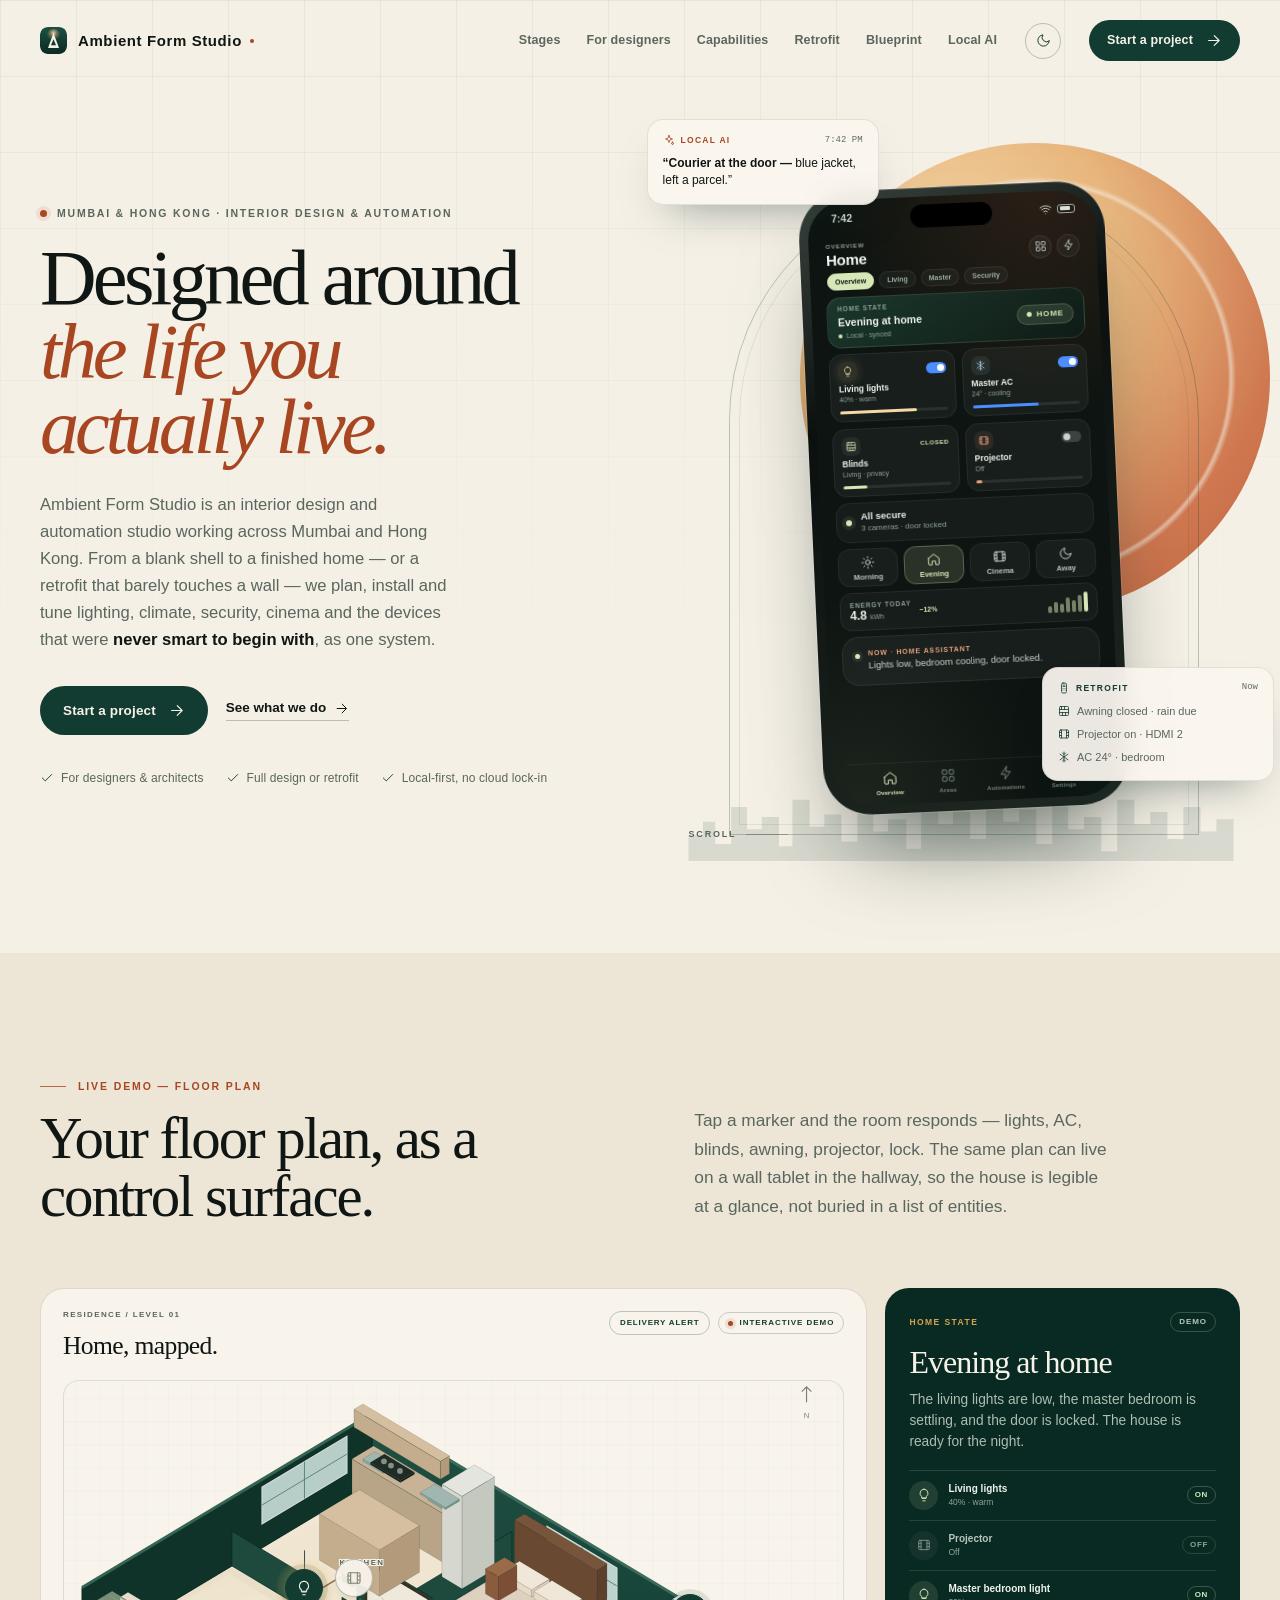
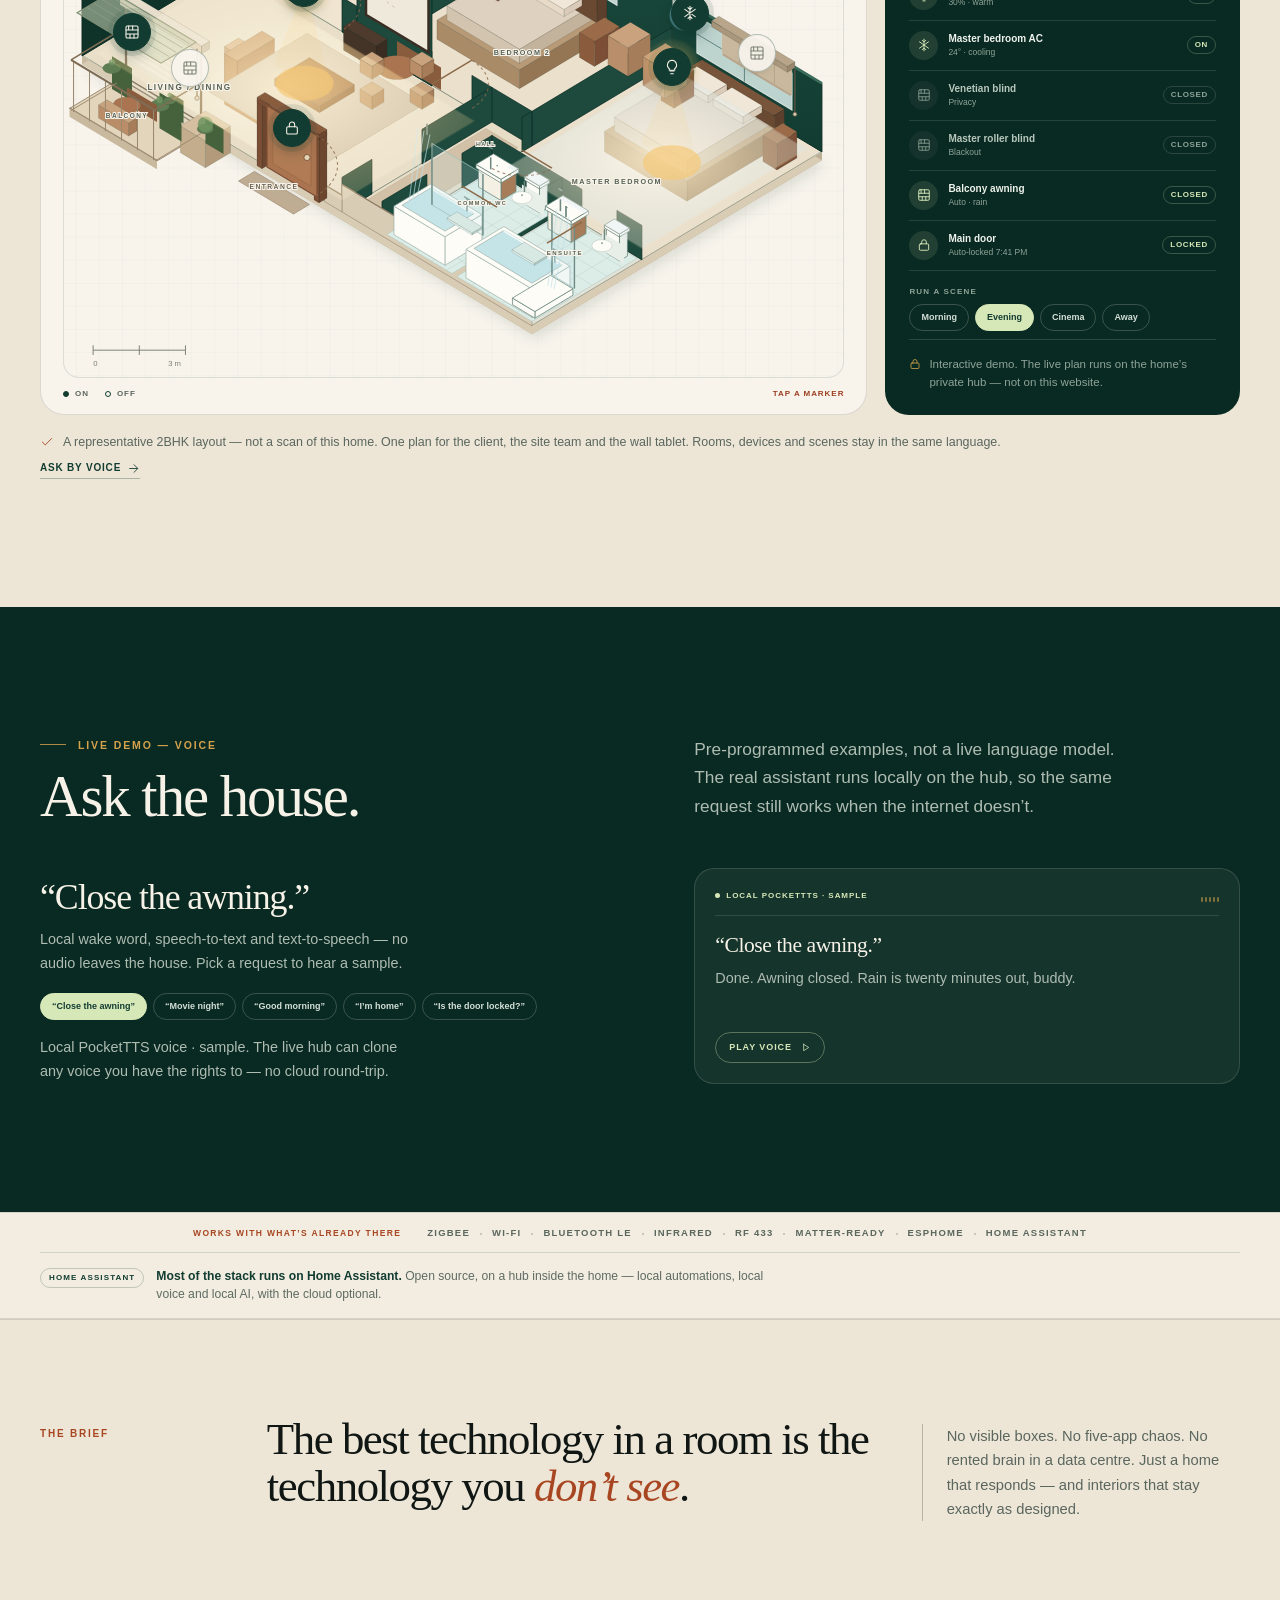
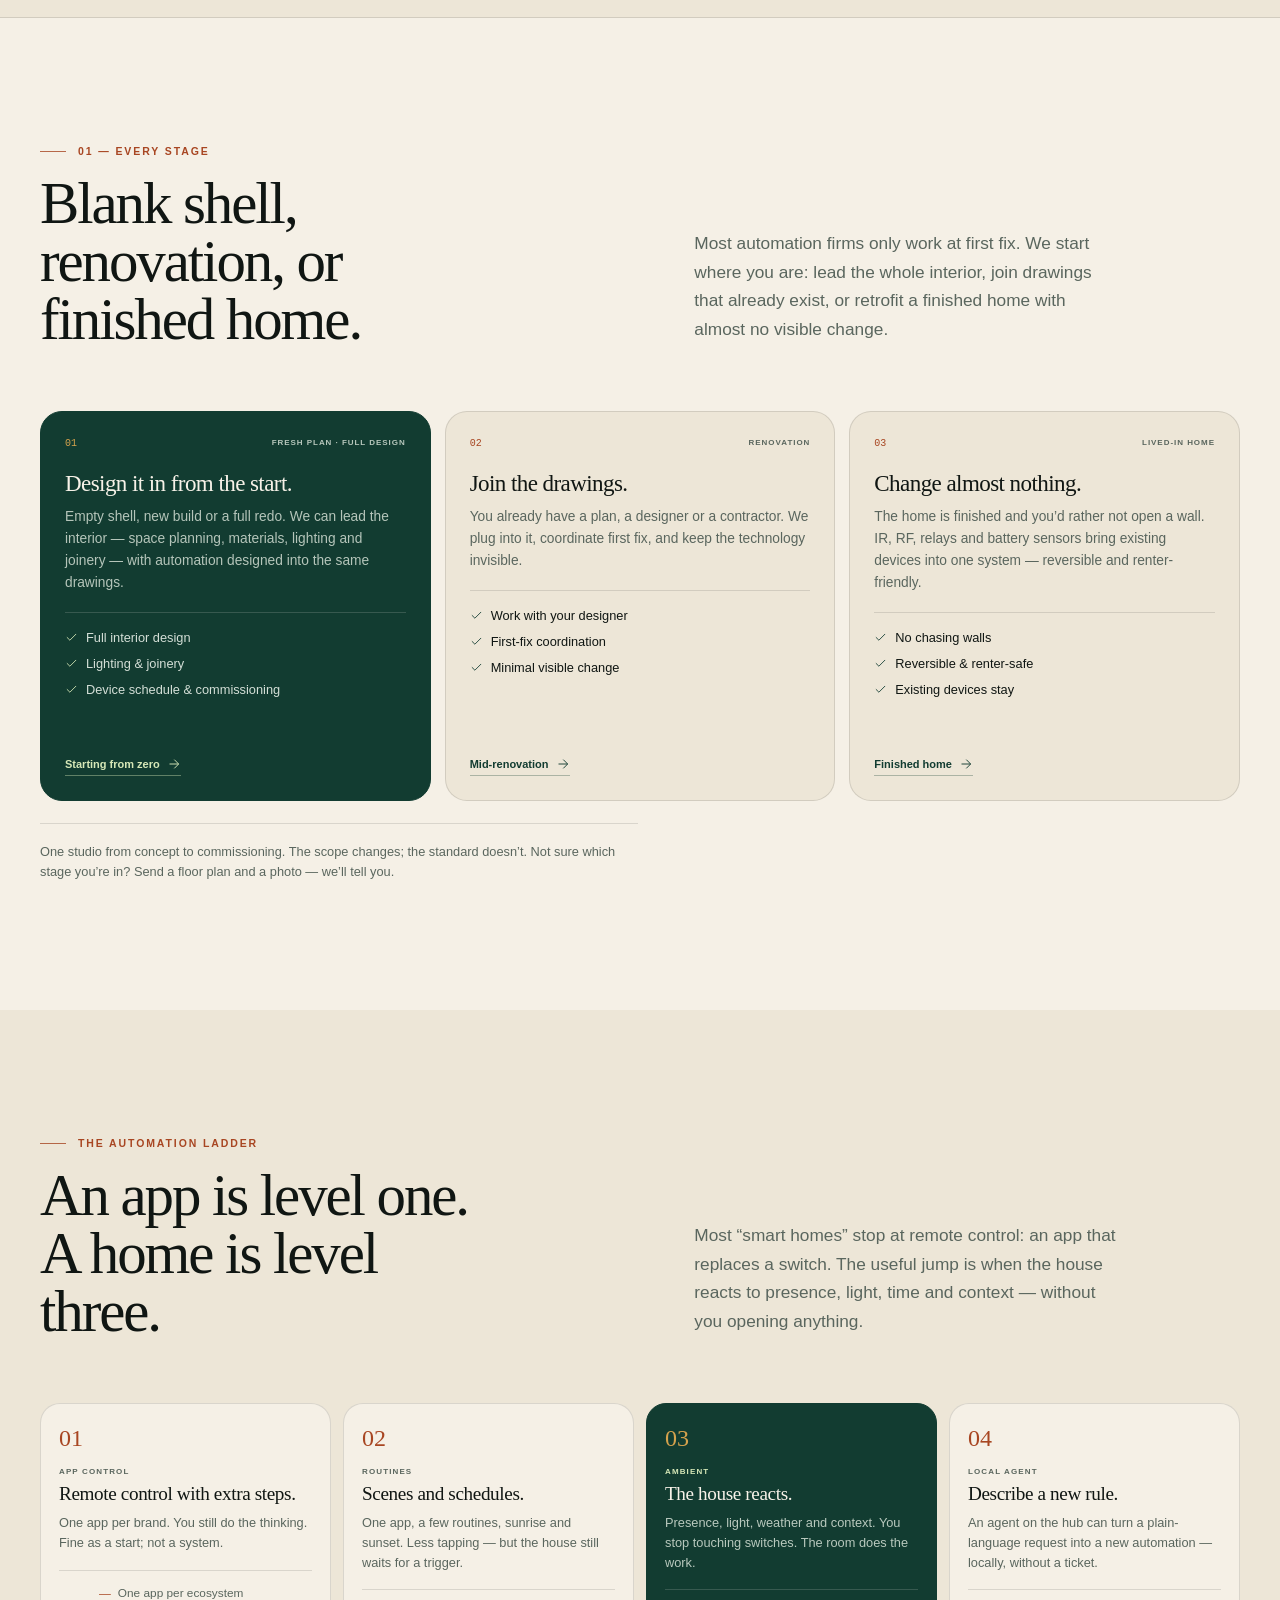
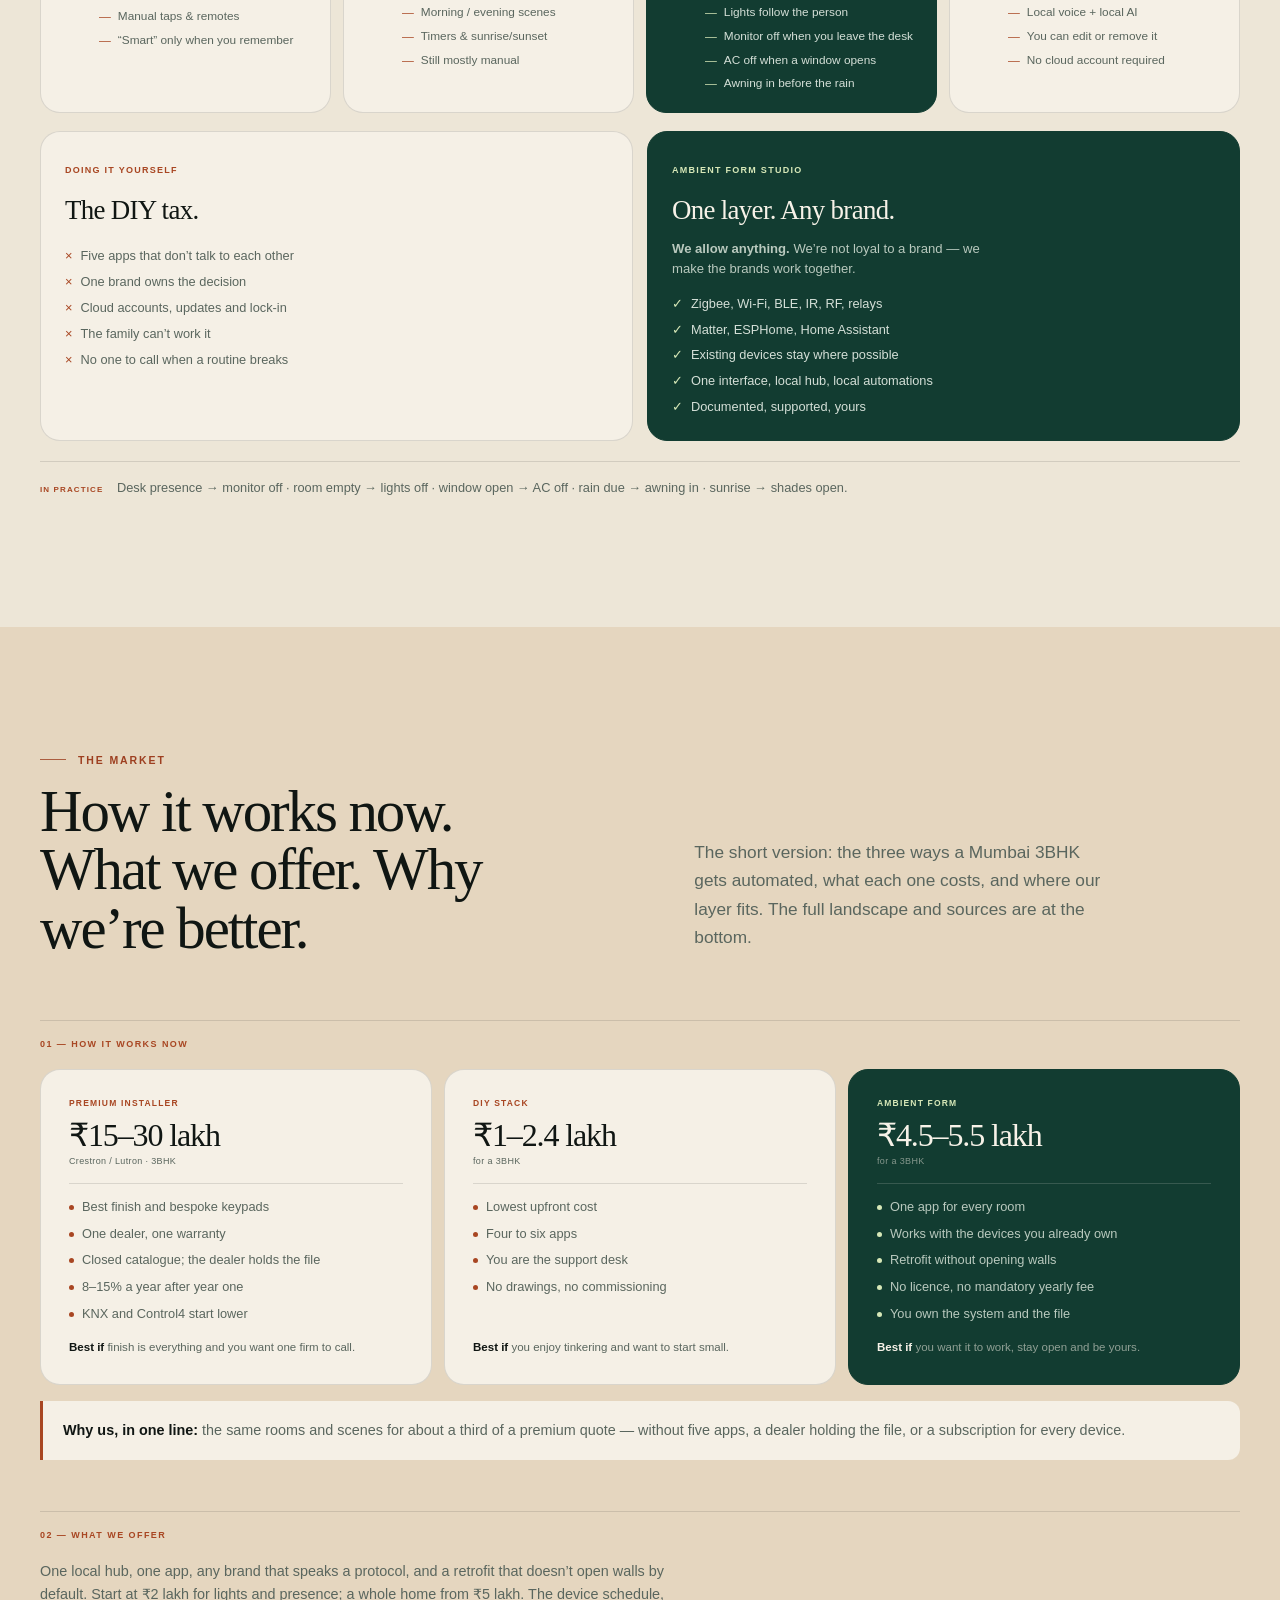
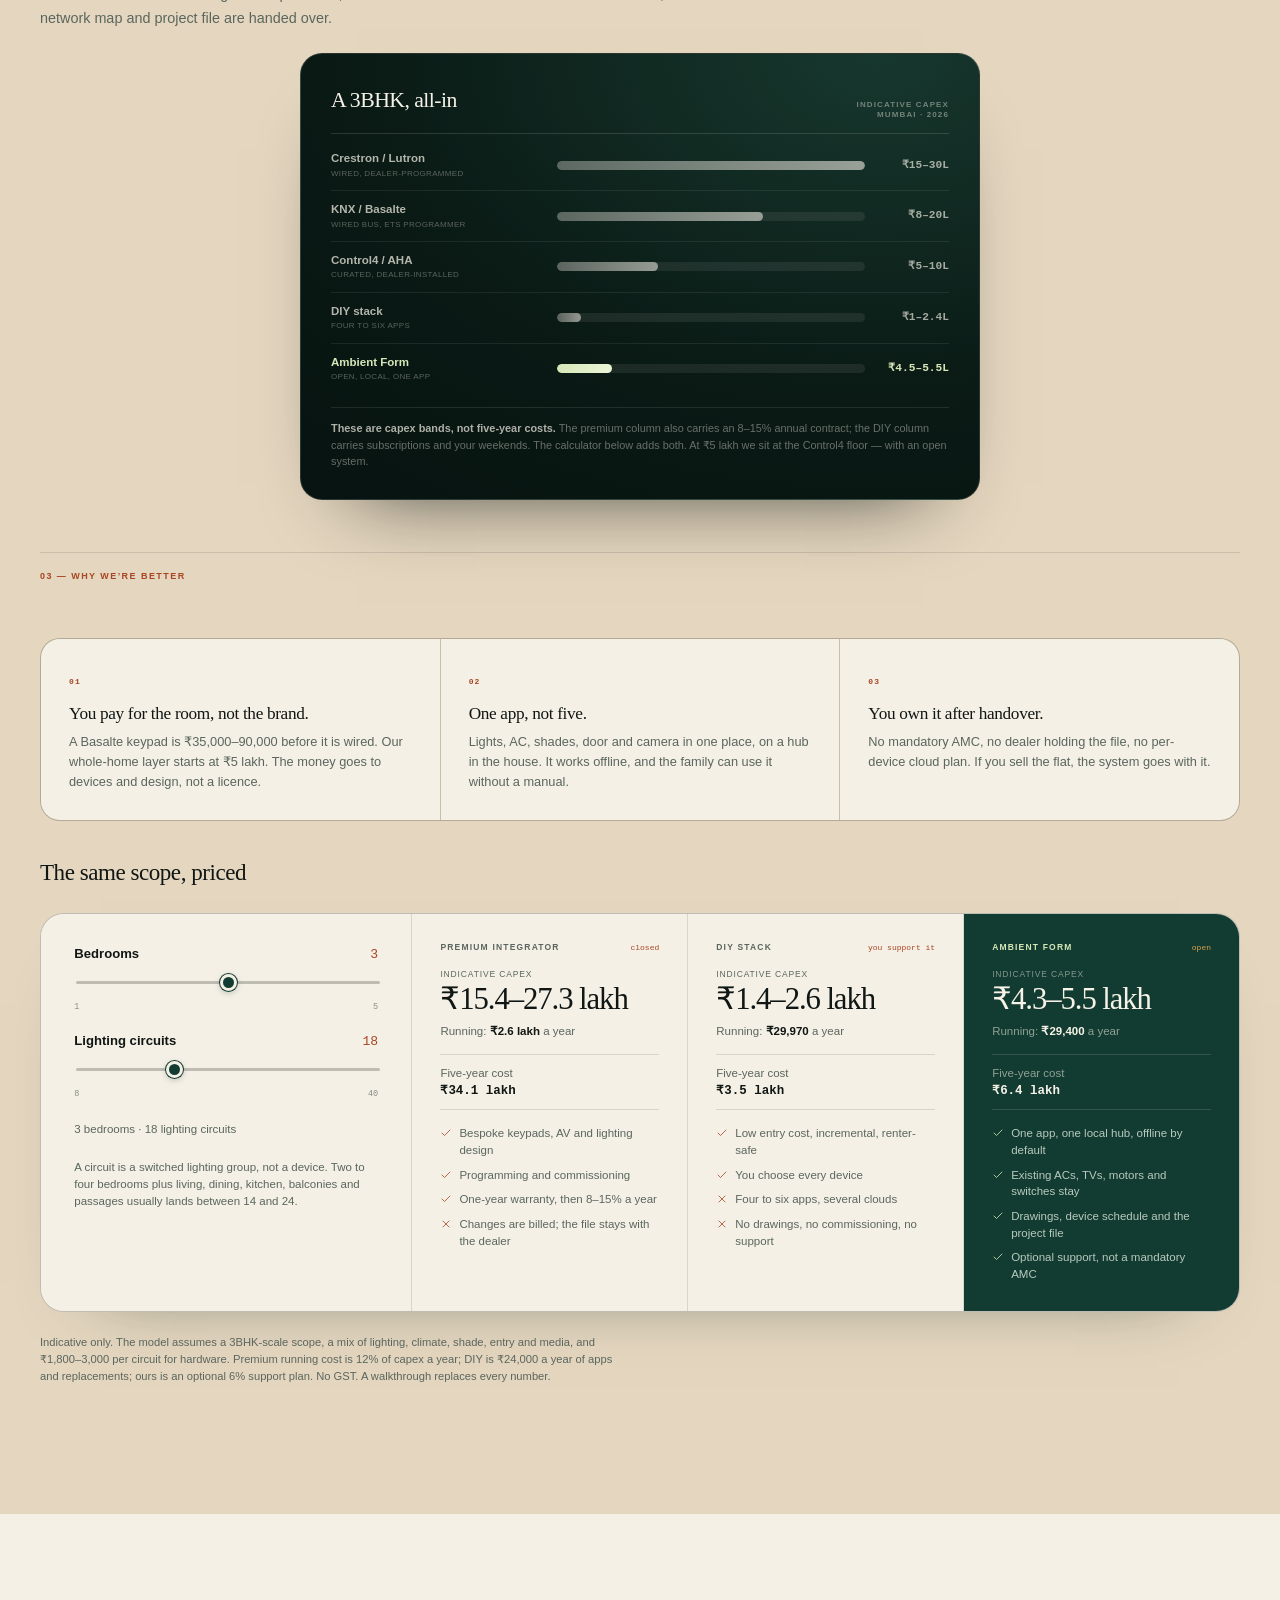
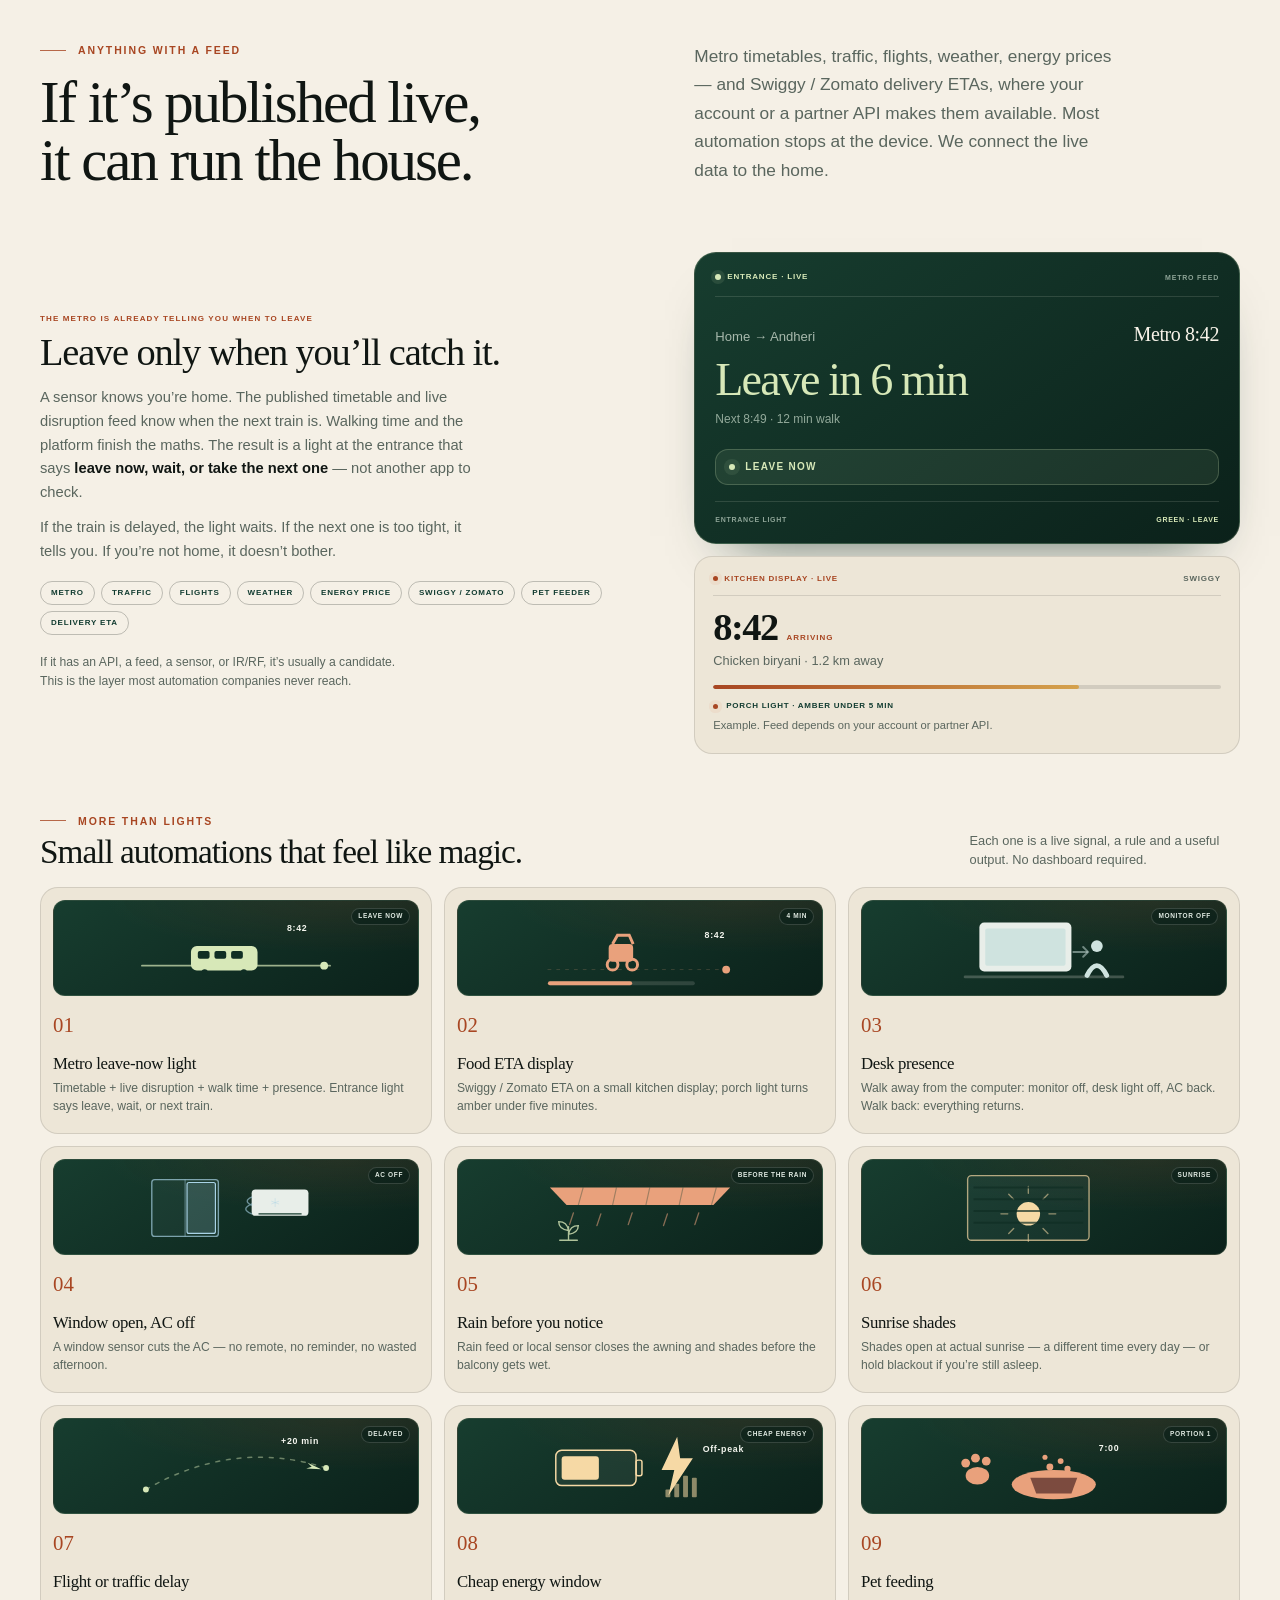
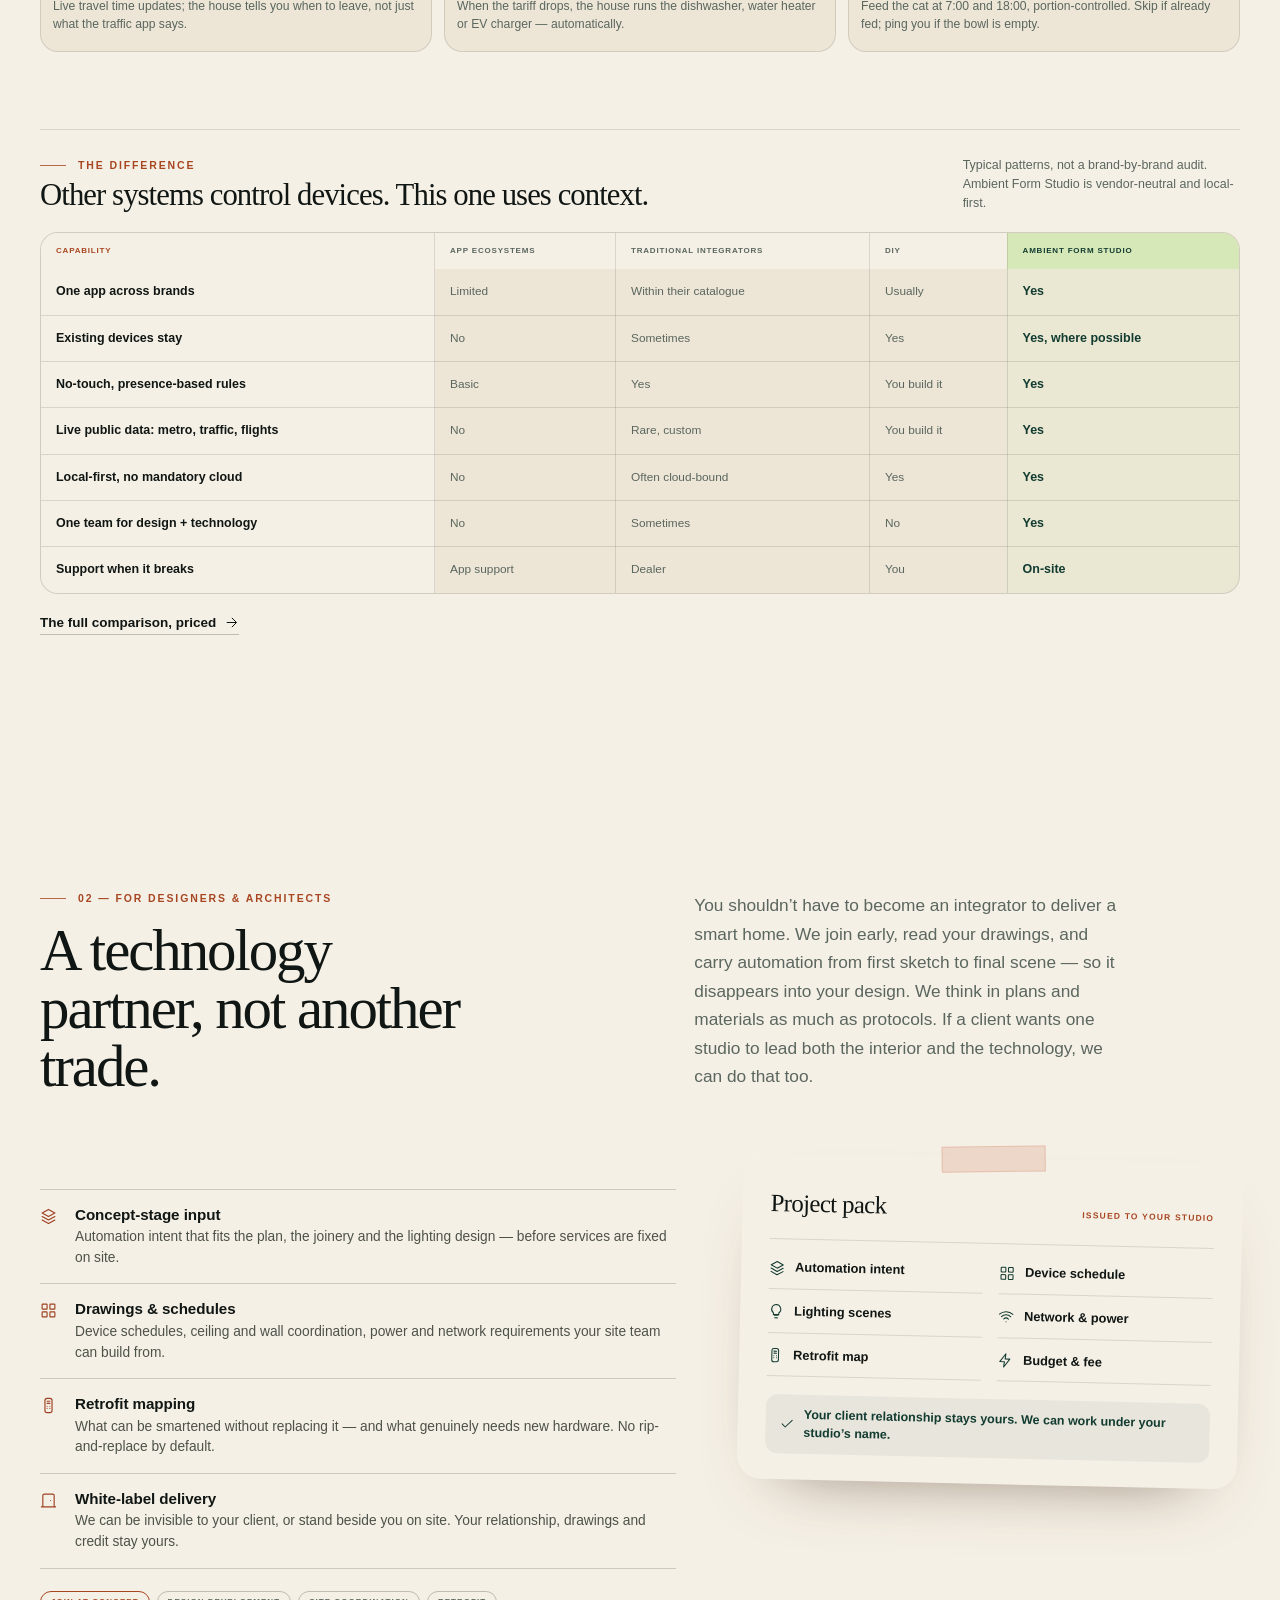
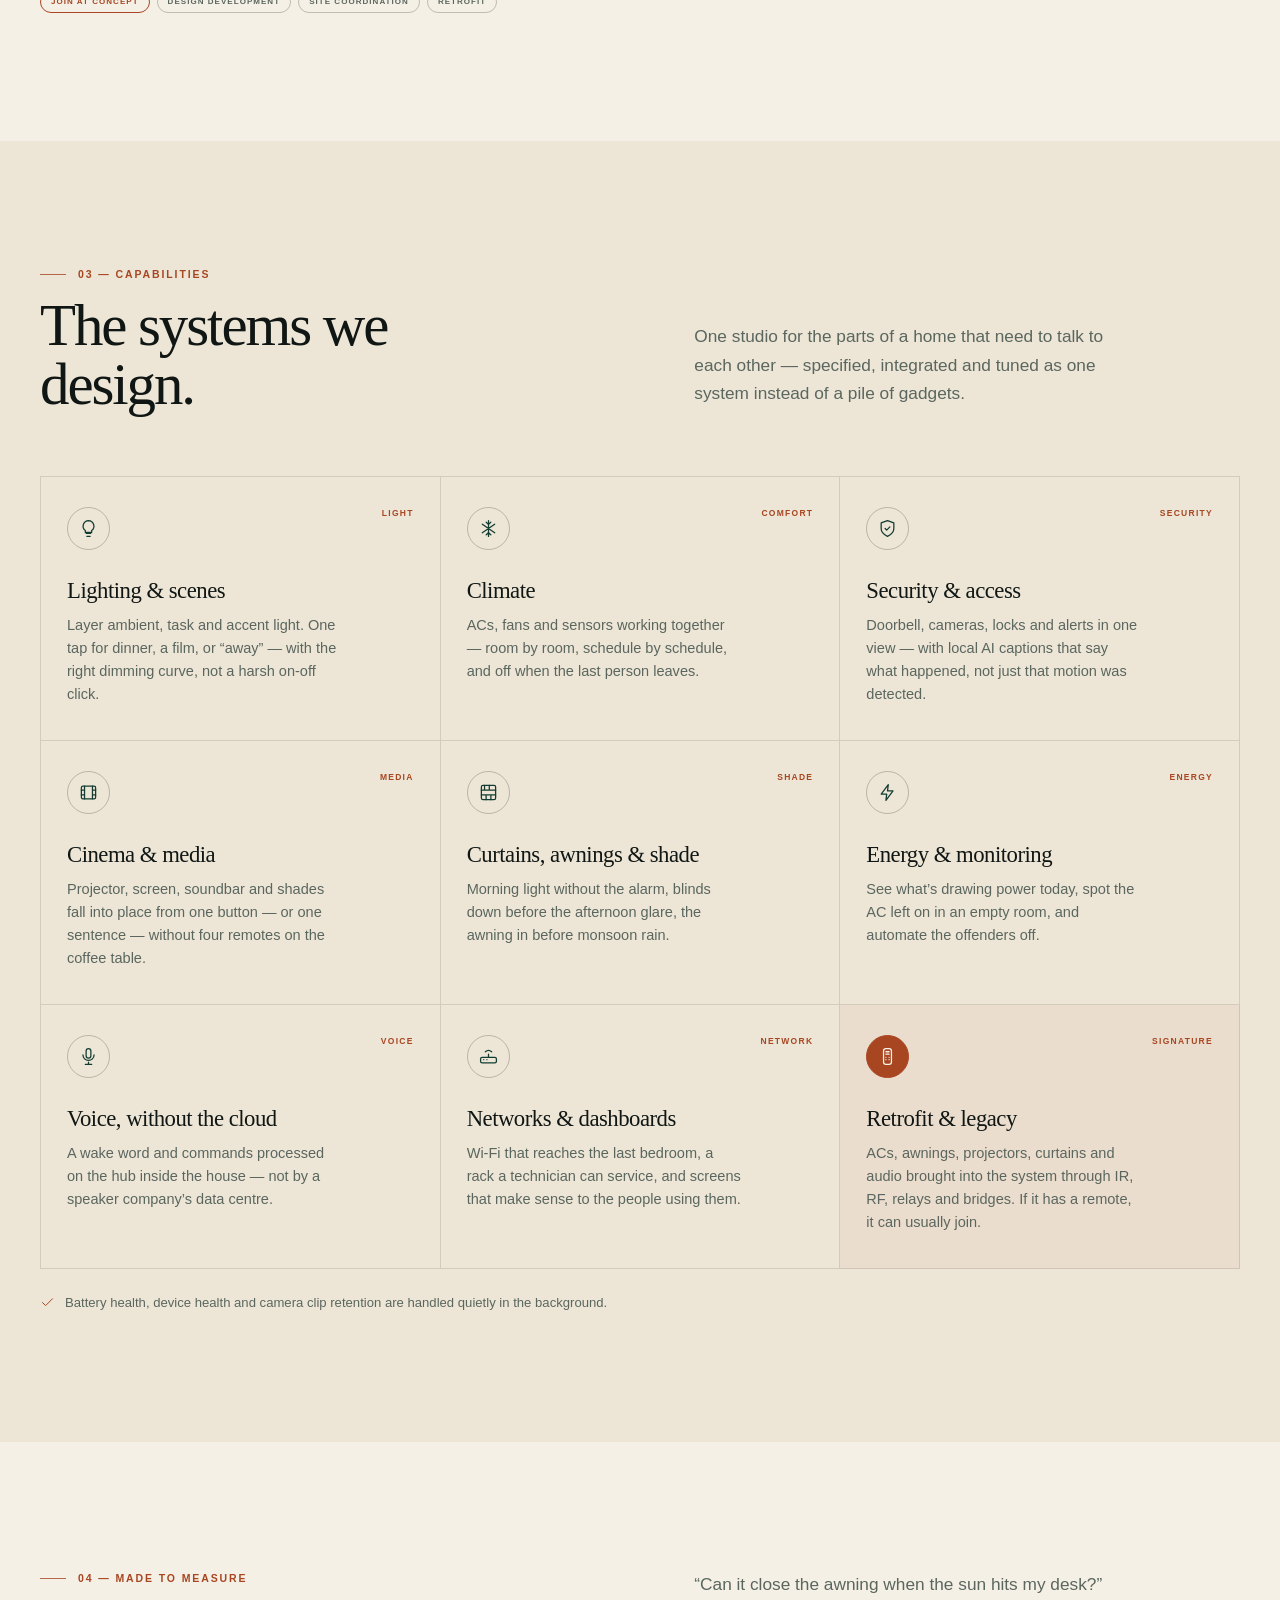
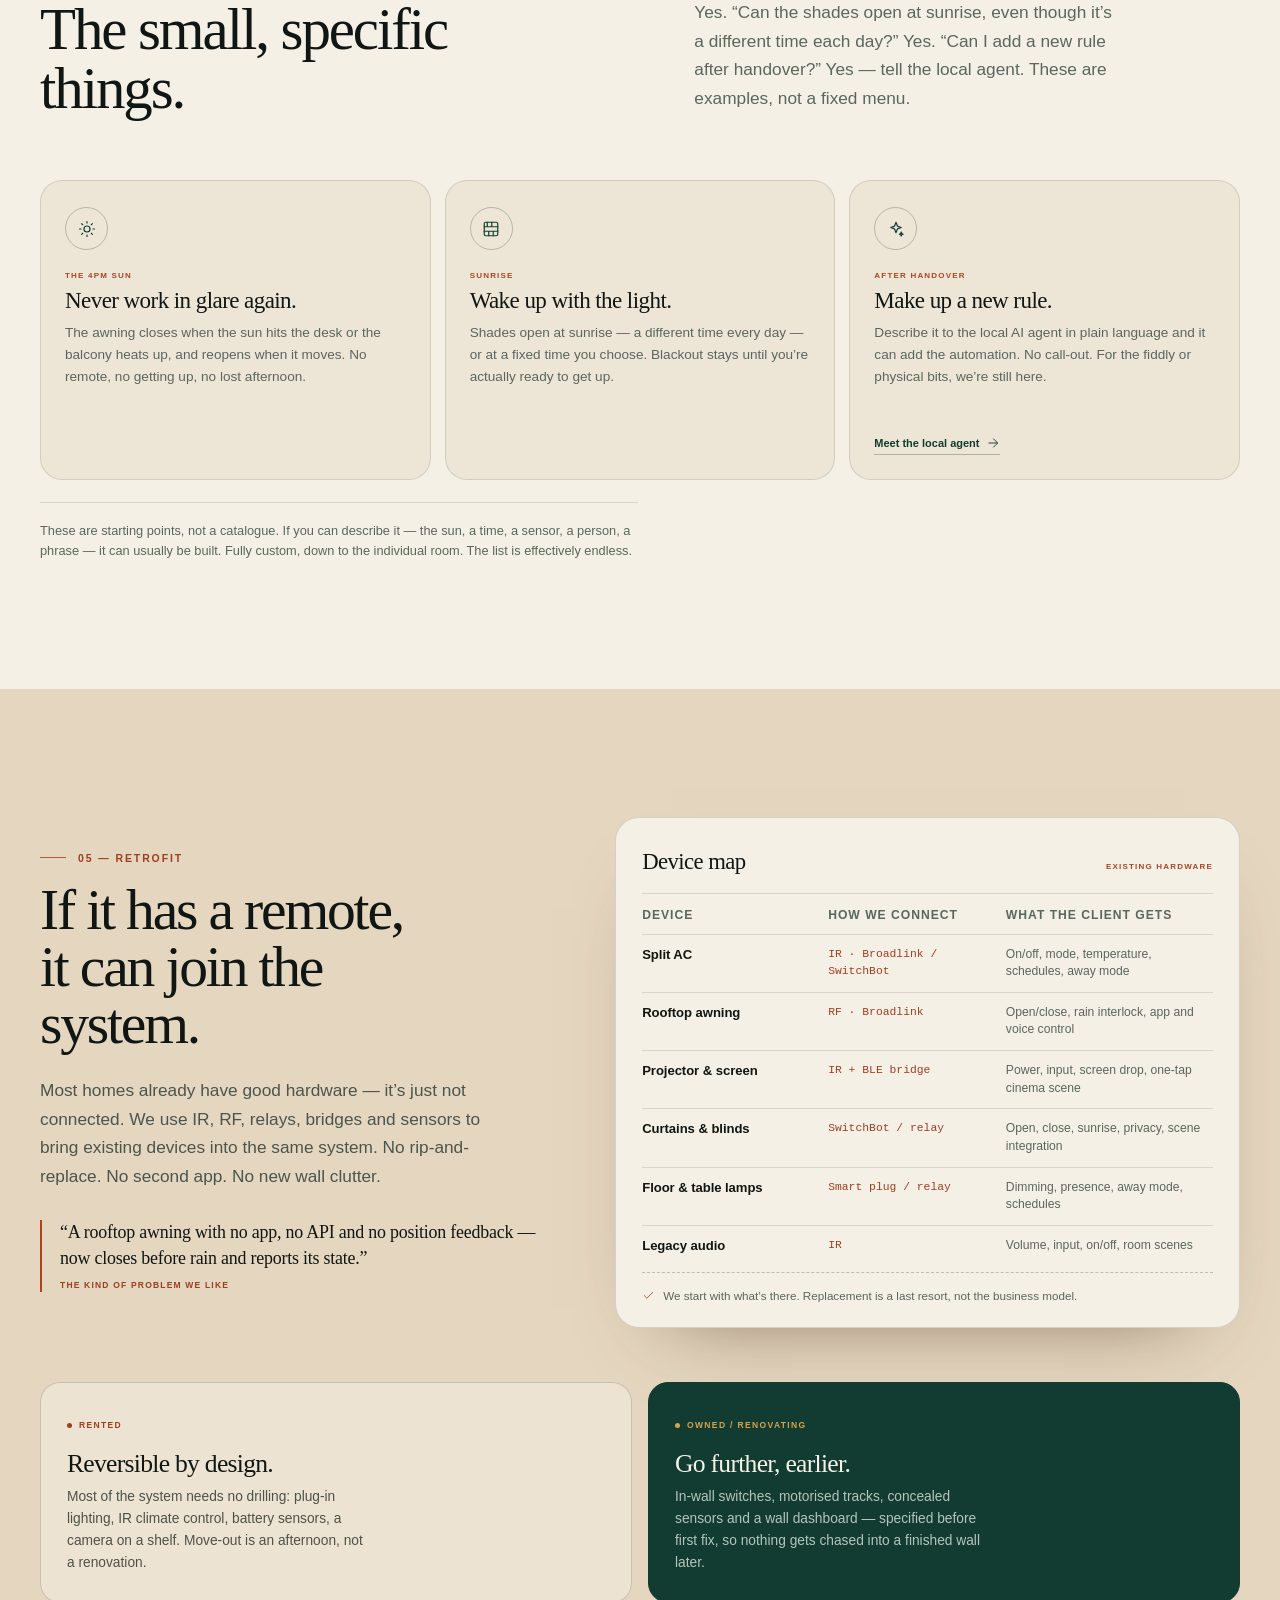
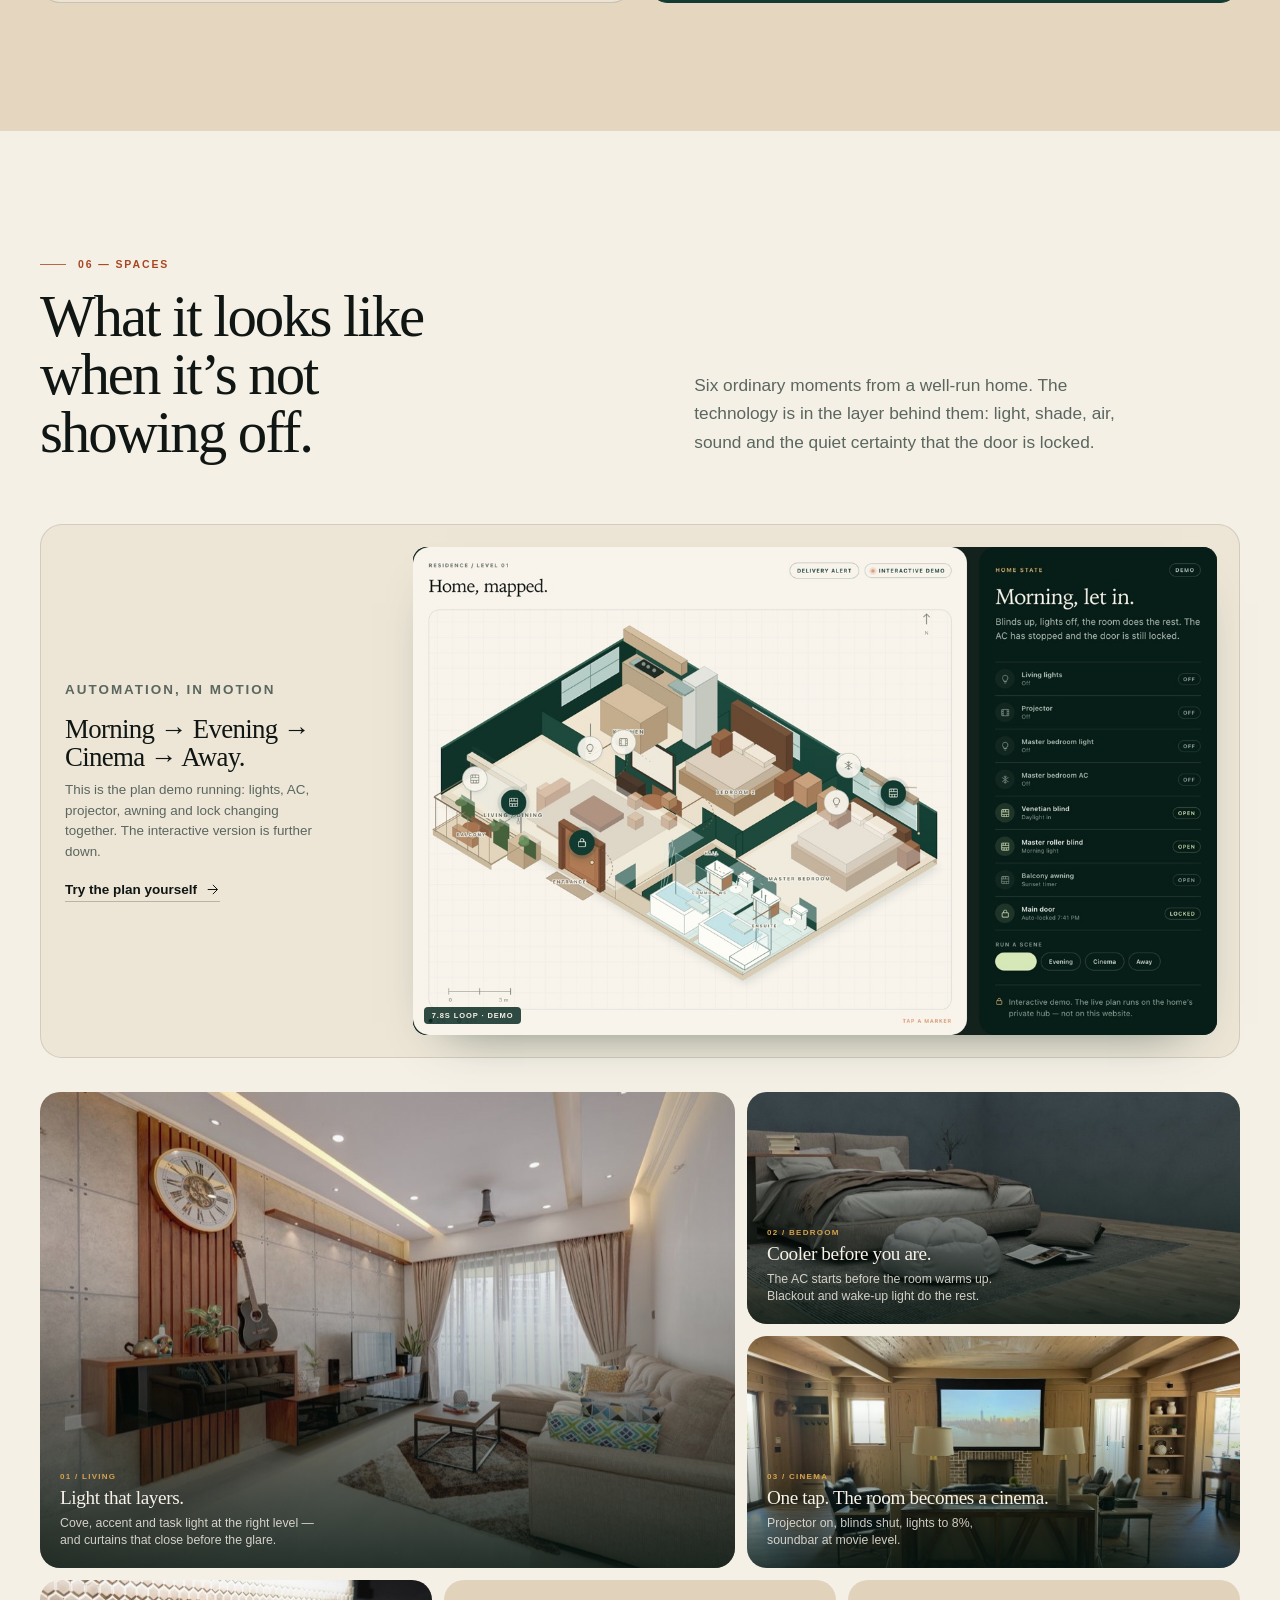
<file: index.html>
<!DOCTYPE html>
<html lang="en-IN">
<head>
  <meta charset="utf-8" />
  <meta name="viewport" content="width=device-width, initial-scale=1" />
  <title>Ambient Form Studio — Designed around the life you actually live | Mumbai &amp; Hong Kong</title>
  <meta name="description" content="Designed around the life you actually live. Ambient Form Studio is an interior design and automation studio working across Mumbai and Hong Kong. From a blank shell to a finished home — or a retrofit that barely touches a wall — we design lighting, climate, security, cinema and local AI as one system." />
  <meta name="theme-color" content="#f5f0e6" />
  <meta name="color-scheme" content="light" />
  <link rel="icon" href="assets/mark.svg" type="image/svg+xml" />
  <link rel="canonical" href="https://araa47.github.io/rsmn-site/" />
  <link rel="stylesheet" href="styles.css?v=20261106a" />
  <link rel="stylesheet" href="market.css?v=20261106c" />

  <meta name="author" content="Ambient Form Studio" />
  <meta property="og:type" content="website" />
  <meta property="og:url" content="https://araa47.github.io/rsmn-site/" />
  <meta property="og:site_name" content="Ambient Form Studio" />
  <meta property="og:title" content="Ambient Form Studio — Designed around the life you actually live | Mumbai &amp; Hong Kong" />
  <meta property="og:description" content="Designed around the life you actually live. Full interior design, renovation integration or a minimal-change retrofit. One studio, one app, local-first." />
  <meta property="og:image" content="https://araa47.github.io/rsmn-site/assets/og.png?v=2" />
  <meta property="og:image:width" content="1200" />
  <meta property="og:image:height" content="630" />
  <meta property="og:image:alt" content="Ambient Form Studio — Designed around the life you actually live. Interior design and automation, Mumbai and Hong Kong." />
  <meta property="og:locale" content="en_IN" />
  <meta name="twitter:card" content="summary_large_image" />
  <meta name="twitter:title" content="Ambient Form Studio — Designed around the life you actually live | Mumbai &amp; Hong Kong" />
  <meta name="twitter:description" content="Designed around the life you actually live. Full interior design, renovation integration or a minimal-change retrofit. One studio, one app, local-first." />
  <meta name="twitter:image" content="https://araa47.github.io/rsmn-site/assets/og.png?v=2" />

  <script>
    document.documentElement.classList.add('js');
    (function () {
      try {
        var stored = localStorage.getItem('rsmn-theme');
        var dark = stored ? stored === 'dark' : window.matchMedia('(prefers-color-scheme: dark)').matches;
        document.documentElement.dataset.theme = dark ? 'dark' : 'light';
      } catch (e) {}
    })();
  </script>

  <script type="application/ld+json">
    {
      "@context": "https://schema.org",
      "@type": "ProfessionalService",
      "name": "Ambient Form Studio",
      "url": "https://araa47.github.io/rsmn-site/",
      "description": "Interior design and automation studio in Mumbai and Hong Kong. Ambient Form Studio designs from a blank shell, joins renovations, or retrofits finished homes with lighting, climate, security, cinema and local AI.",
      "areaServed": [
        { "@type": "City", "name": "Mumbai" },
        { "@type": "AdministrativeArea", "name": "Mumbai Metropolitan Region" },
        { "@type": "City", "name": "Hong Kong" }
      ],
      "serviceType": [
        "Interior design",
        "Space planning",
        "Lighting and joinery design",
        "Home automation consulting",
        "Retrofit automation",
        "Local AI integration"
      ],
      "priceRange": "₹₹"
    }
  </script>
</head>
<body>
  <a class="skip" href="#main">Skip to content</a>

  <!-- icon sprite: no external requests -->
  <svg xmlns="http://www.w3.org/2000/svg" class="sr-only" aria-hidden="true" focusable="false">
    <symbol id="i-arrow" viewBox="0 0 24 24"><path d="M5 12h14"/><path d="m13 5 7 7-7 7"/></symbol>
    <symbol id="i-check" viewBox="0 0 24 24"><path d="M20 6 9 17l-5-5"/></symbol>
    <symbol id="i-x" viewBox="0 0 24 24"><path d="M18 6 6 18M6 6l12 12"/></symbol>
    <symbol id="i-spark" viewBox="0 0 24 24"><path d="m12 3 1.9 5.1L19 10l-5.1 1.9L12 17l-1.9-5.1L5 10l5.1-1.9L12 3Z"/><path d="M19 16l.7 1.9L21.5 19l-1.8.7L19 21.5l-.7-1.8L16.5 19l1.8-1.1L19 16Z"/></symbol>
    <symbol id="i-shield" viewBox="0 0 24 24"><path d="M12 22s8-4 8-10V5l-8-3-8 3v7c0 6 8 10 8 10Z"/><path d="m9 12 2 2 4-4"/></symbol>
    <symbol id="i-bulb" viewBox="0 0 24 24"><path d="M9 18h6M10 22h4"/><path d="M12 2a7 7 0 0 0-4 12.6V17h8v-2.4A7 7 0 0 0 12 2Z"/></symbol>
    <symbol id="i-snow" viewBox="0 0 24 24"><path d="M12 2v20M4.2 6.5l15.6 11M19.8 6.5l-15.6 11M9 4l3 3 3-3M9 20l3-3 3 3"/></symbol>
    <symbol id="i-film" viewBox="0 0 24 24"><rect x="3" y="4" width="18" height="16" rx="2"/><path d="M7 4v16M17 4v16M3 9h4M3 15h4M17 9h4M17 15h4"/></symbol>
    <symbol id="i-blinds" viewBox="0 0 24 24"><rect x="3" y="3" width="18" height="18" rx="2"/><path d="M3 9h18M3 15h18M7 3v6M13 3v6M9 15v6M15 15v6"/></symbol>
    <symbol id="i-bolt" viewBox="0 0 24 24"><path d="m13 2-9 12h7l-1 8 9-12h-7l1-8Z"/></symbol>
    <symbol id="i-mic" viewBox="0 0 24 24"><rect x="9" y="2" width="6" height="12" rx="3"/><path d="M5 10a7 7 0 0 0 14 0M12 19v3M8 22h8"/></symbol>
    <symbol id="i-moon" viewBox="0 0 24 24"><path d="M21 12.8A9 9 0 1 1 11.2 3a7 7 0 0 0 9.8 9.8Z"/></symbol>
    <symbol id="i-camera" viewBox="0 0 24 24"><path d="M4 7h3l2-3h6l2 3h3a1 1 0 0 1 1 1v10a1 1 0 0 1-1 1H4a1 1 0 0 1-1-1V8a1 1 0 0 1 1-1Z"/><circle cx="12" cy="13" r="3.5"/></symbol>
    <symbol id="i-lock" viewBox="0 0 24 24"><rect x="4" y="10" width="16" height="11" rx="2"/><path d="M8 10V7a4 4 0 0 1 8 0v3"/></symbol>
    <symbol id="i-wifi" viewBox="0 0 24 24"><path d="M2 8.8a15 15 0 0 1 20 0M5 12.5a10 10 0 0 1 14 0M8.5 16a5 5 0 0 1 7 0M12 20h.01"/></symbol>
    <symbol id="i-home" viewBox="0 0 24 24"><path d="m3 10 9-7 9 7v10a1 1 0 0 1-1 1h-5v-6H9v6H4a1 1 0 0 1-1-1V10Z"/></symbol>
    <symbol id="i-message" viewBox="0 0 24 24"><path d="M21 11.5a8.5 8.5 0 0 1-8.5 8.5H8l-5 3 1.2-5.2A8.5 8.5 0 1 1 21 11.5Z"/></symbol>
    <symbol id="i-plus" viewBox="0 0 24 24"><path d="M12 5v14M5 12h14"/></symbol>
    <symbol id="i-plug" viewBox="0 0 24 24"><path d="M9 2v6M15 2v6M6 8h12v3a6 6 0 0 1-12 0V8ZM12 17v5"/></symbol>
    <symbol id="i-remote" viewBox="0 0 24 24"><rect x="7" y="2" width="10" height="20" rx="3"/><path d="M10 6h4M10 9h4M10 13h.01M14 13h.01M10 16h.01M14 16h.01"/></symbol>
    <symbol id="i-layers" viewBox="0 0 24 24"><path d="m12 2 9 5-9 5-9-5 9-5Z"/><path d="m3 12 9 5 9-5M3 17l9 5 9-5"/></symbol>
    <symbol id="i-grid" viewBox="0 0 24 24"><rect x="3" y="3" width="7" height="7" rx="1"/><rect x="14" y="3" width="7" height="7" rx="1"/><rect x="3" y="14" width="7" height="7" rx="1"/><rect x="14" y="14" width="7" height="7" rx="1"/></symbol>
    <symbol id="i-cpu" viewBox="0 0 24 24"><rect x="7" y="7" width="10" height="10" rx="2"/><path d="M9 2v3M15 2v3M9 19v3M15 19v3M2 9h3M2 15h3M19 9h3M19 15h3"/></symbol>
    <symbol id="i-play" viewBox="0 0 24 24"><path d="m8 5 11 7-11 7V5Z"/></symbol>
    <symbol id="i-key" viewBox="0 0 24 24"><circle cx="8" cy="8" r="4"/><path d="m11 11 9 9M17 17l2-2M14 14l2-2"/></symbol>
    <symbol id="i-router" viewBox="0 0 24 24"><rect x="2" y="13" width="20" height="7" rx="2"/><path d="M6 16h.01M10 16h.01M12 13V9"/><path d="M8 6a6 6 0 0 1 8 0"/></symbol>
    <symbol id="i-sun" viewBox="0 0 24 24"><circle cx="12" cy="12" r="4"/><path d="M12 2v2M12 20v2M4.9 4.9l1.4 1.4M17.7 17.7l1.4 1.4M2 12h2M20 12h2M4.9 19.1l1.4-1.4M17.7 6.3l1.4-1.4"/></symbol>
    <symbol id="i-door" viewBox="0 0 24 24"><path d="M4 21V5a2 2 0 0 1 2-2h12a2 2 0 0 1 2 2v16M2 21h20M15 12h.01"/></symbol>
    <symbol id="i-smartphone" viewBox="0 0 24 24"><rect x="6" y="2" width="12" height="20" rx="3"/><path d="M10 18h4"/></symbol>
  </svg>

  <header class="site-header" id="site-header">
    <div class="wrap header__inner">
      <a class="brand" href="#top" aria-label="Ambient Form Studio home">
        <img class="brand__mark" src="assets/mark.svg" width="27" height="27" alt="" />
        <span class="brand__word">Ambient Form Studio</span>
      </a>
      <nav class="nav" aria-label="Primary">
        <a href="#stages">Stages</a>
        <a href="#designers">For designers</a>
        <a href="#capabilities">Capabilities</a>
        <a href="#retrofit">Retrofit</a>
        <a href="#blueprint">Blueprint</a>
        <a href="#local-ai">Local AI</a>
      </nav>
      <button class="theme-toggle" id="themeToggle" type="button" aria-label="Switch to dark mode" aria-pressed="false">
        <svg class="icon" aria-hidden="true"><use href="#i-moon"/></svg>
      </button>
      <div class="header__cta">
        <a class="btn btn--sm" href="https://wa.me/85293177819?text=Hi%20Ambient%20Form%2C%20I%27d%20like%20to%20discuss%20automation%20for%20a%20project." target="_blank" rel="noopener">
          Start a project
          <svg class="icon" aria-hidden="true"><use href="#i-arrow"/></svg>
        </a>
      </div>
      <button class="menu-btn" type="button" aria-expanded="false" aria-controls="mobile-menu" aria-label="Open menu">
        <span></span><span></span>
      </button>
    </div>
  </header>

  <nav class="mobile-menu" id="mobile-menu" aria-label="Mobile">
    <a href="#stages">Every stage</a>
    <a href="#designers">For designers</a>
    <a href="#capabilities">Capabilities</a>
    <a href="#retrofit">Retrofit</a>
    <a href="#custom">Made to measure</a>
    <a href="#spaces">Spaces</a>
    <a href="#pricing">Pricing</a>
    <a href="#blueprint">Blueprint</a>
    <a href="#local-ai">Local AI</a>
    <a href="#process">Process</a>
    <a href="#market">The market</a>
    <a href="#engagement">Engagement</a>
    <a href="#faq">Questions</a>
    <a href="#research">Research</a>
    <a class="btn" href="https://wa.me/85293177819?text=Hi%20Ambient%20Form%2C%20I%27d%20like%20to%20discuss%20automation%20for%20a%20project." target="_blank" rel="noopener">
      Start a project
      <svg class="icon" aria-hidden="true"><use href="#i-arrow"/></svg>
    </a>
  </nav>

  <main id="main">
    <!-- ============================== hero ============================== -->
    <section class="hero" id="top">
      <div class="wrap">
        <div class="hero__grid">
          <div class="hero__copy">
            <p class="eyebrow">Mumbai &amp; Hong Kong · Interior design &amp; automation</p>
            <h1>Designed around<br /><em>the life you<br />actually live.</em></h1>
            <p class="hero__sub">
              Ambient Form Studio is an interior design and automation studio working across Mumbai and Hong
              Kong. From a blank shell to a finished home — or a retrofit that barely touches a wall — we
              plan, install and tune lighting, climate, security, cinema and the devices
              that were <strong>never smart to begin with</strong>, as one system.
            </p>
            <div class="hero__actions">
              <a class="btn" href="https://wa.me/85293177819?text=Hi%20Ambient%20Form%2C%20I%27d%20like%20to%20start%20a%20project." target="_blank" rel="noopener">
                Start a project
                <svg class="icon" aria-hidden="true"><use href="#i-arrow"/></svg>
              </a>
              <a class="text-link" href="#capabilities">
                See what we do
                <svg class="icon" aria-hidden="true"><use href="#i-arrow"/></svg>
              </a>
            </div>
            <ul class="hero__proof">
              <li><svg class="icon" aria-hidden="true"><use href="#i-check"/></svg> For designers &amp; architects</li>
              <li><svg class="icon" aria-hidden="true"><use href="#i-check"/></svg> Full design or retrofit</li>
              <li><svg class="icon" aria-hidden="true"><use href="#i-check"/></svg> Local-first, no cloud lock-in</li>
            </ul>
          </div>

          <div class="hero__visual">
            <span class="hero__sun" aria-hidden="true"></span>
            <span class="hero__arch" aria-hidden="true"></span>
            <svg class="hero__skyline" viewBox="0 0 900 160" preserveAspectRatio="none" aria-hidden="true">
              <path fill="currentColor" d="M0 [base64]"/>
            </svg>

            <aside class="float-card float-card--ai" aria-label="Local AI example">
              <div class="float-card__top">
                <span class="float-card__label"><svg class="icon" aria-hidden="true"><use href="#i-spark"/></svg> Local AI</span>
                <span class="float-card__time">7:42 PM</span>
              </div>
              <p><b>“Courier at the door —</b> blue jacket, left a parcel.”</p>
            </aside>

            <aside class="float-card float-card--status" aria-label="Retrofit example">
              <div class="float-card__top">
                <span class="float-card__label"><svg class="icon" aria-hidden="true"><use href="#i-remote"/></svg> Retrofit</span>
                <span class="float-card__time">Now</span>
              </div>
              <div class="float-card__rows">
                <span><svg class="icon" aria-hidden="true"><use href="#i-blinds"/></svg> Awning closed · rain due</span>
                <span><svg class="icon" aria-hidden="true"><use href="#i-film"/></svg> Projector on · HDMI 2</span>
                <span><svg class="icon" aria-hidden="true"><use href="#i-snow"/></svg> AC 24° · bedroom</span>
              </div>
            </aside>

            <div class="phone" aria-hidden="true">
              <div class="phone__screen">
                <div class="island" aria-hidden="true"></div>
                <div class="app-screen">
                  <div class="statusbar"><span>7:42</span><span class="statusbar__icons"><svg class="icon" aria-hidden="true"><use href="#i-wifi"/></svg><span class="battery" aria-hidden="true"></span></span></div>
                  <div class="app">
                    <div class="ha-topbar">
                      <div class="ha-topbar__title"><span>Overview</span><strong>Home</strong></div>
                      <div class="ha-topbar__actions">
                        <span class="ha-icon-btn"><svg class="icon" aria-hidden="true"><use href="#i-grid"/></svg></span>
                        <span class="ha-icon-btn"><svg class="icon" aria-hidden="true"><use href="#i-bolt"/></svg></span>
                      </div>
                    </div>

                    <div class="ha-chips" aria-hidden="true">
                      <span class="ha-chip is-on">Overview</span>
                      <span class="ha-chip">Living</span>
                      <span class="ha-chip">Master</span>
                      <span class="ha-chip">Security</span>
                    </div>

                    <div class="app__body">
                      <div class="ha-hero">
                        <div>
                          <span class="ha-label">Home state</span>
                          <strong data-phone-state>Evening at home</strong>
                          <span class="ha-sync"><i></i> Local · synced</span>
                        </div>
                        <span class="pill" data-phone-pill>Home</span>
                      </div>

                      <div class="ha-tiles">
                        <div class="ha-tile ha-tile--light is-on" data-phone-tile="living">
                          <div class="ha-tile__top">
                            <span class="ha-tile__icon"><svg class="icon" aria-hidden="true"><use href="#i-bulb"/></svg></span>
                            <span class="ha-toggle" aria-hidden="true"></span>
                          </div>
                          <strong>Living lights</strong>
                          <span class="ha-tile__state" data-phone-living>40% · warm</span>
                          <span class="ha-slider" aria-hidden="true"><i style="width:72%"></i></span>
                        </div>

                        <div class="ha-tile ha-tile--climate is-on" data-phone-tile="ac">
                          <div class="ha-tile__top">
                            <span class="ha-tile__icon"><svg class="icon" aria-hidden="true"><use href="#i-snow"/></svg></span>
                            <span class="ha-toggle" aria-hidden="true"></span>
                          </div>
                          <strong>Master AC</strong>
                          <span class="ha-tile__state" data-phone-master>24° · cooling</span>
                          <span class="ha-slider" aria-hidden="true"><i style="width:62%"></i></span>
                        </div>

                        <div class="ha-tile ha-tile--cover" data-phone-tile="cover">
                          <div class="ha-tile__top">
                            <span class="ha-tile__icon"><svg class="icon" aria-hidden="true"><use href="#i-blinds"/></svg></span>
                            <span class="ha-state" data-phone-cover>Closed</span>
                          </div>
                          <strong>Blinds</strong>
                          <span class="ha-tile__state">Living · privacy</span>
                          <span class="ha-slider ha-slider--cover" aria-hidden="true"><i style="width:22%"></i></span>
                        </div>

                        <div class="ha-tile ha-tile--media" data-phone-tile="projector">
                          <div class="ha-tile__top">
                            <span class="ha-tile__icon"><svg class="icon" aria-hidden="true"><use href="#i-film"/></svg></span>
                            <span class="ha-toggle" aria-hidden="true"></span>
                          </div>
                          <strong>Projector</strong>
                          <span class="ha-tile__state" data-phone-projector>Off</span>
                          <span class="ha-slider ha-slider--media" aria-hidden="true"><i style="width:6%"></i></span>
                        </div>
                      </div>

                      <div class="app-security">
                        <i class="app-security__dot" aria-hidden="true"></i>
                        <div>
                          <strong data-phone-secure>All secure</strong>
                          <span data-phone-secure-sub>3 cameras · door locked</span>
                        </div>
                      </div>

                      <div class="scenes">
                        <span class="scene" data-phone-scene="morning"><svg class="icon" aria-hidden="true"><use href="#i-sun"/></svg> Morning</span>
                        <span class="scene is-on" data-phone-scene="evening"><svg class="icon" aria-hidden="true"><use href="#i-home"/></svg> Evening</span>
                        <span class="scene" data-phone-scene="cinema"><svg class="icon" aria-hidden="true"><use href="#i-film"/></svg> Cinema</span>
                        <span class="scene" data-phone-scene="away"><svg class="icon" aria-hidden="true"><use href="#i-moon"/></svg> Away</span>
                      </div>

                      <div class="ha-energy">
                        <div>
                          <span class="ha-label">Energy today</span>
                          <strong>4.8 <small>kWh</small></strong>
                        </div>
                        <span class="ha-energy__delta">−12%</span>
                        <span class="ha-energy__bars" aria-hidden="true"><i></i><i></i><i></i><i></i><i></i><i></i><i></i></span>
                      </div>

                      <div class="ui-card app-activity">
                        <div class="ha-log">
                          <span class="ha-log__dot" aria-hidden="true"></span>
                          <div>
                            <div class="activity__label" data-phone-activity-label>Now · Home Assistant</div>
                            <p class="activity__text" data-phone-activity><b>Evening at home.</b> Lights low, door locked, the house is settled.</p>
                          </div>
                        </div>
                      </div>
                    </div>

                    <div class="app-notify" id="phoneNotify" hidden>
                      <span class="app-notify__icon"><svg class="icon" aria-hidden="true"><use href="#i-message"/></svg></span>
                      <div><strong>Food delivery</strong><span>Rider outside · Gate 1</span></div>
                      <span class="app-notify__dot"></span>
                    </div>

                    <div class="app-nav" aria-hidden="true">
                      <span class="is-on"><svg class="icon"><use href="#i-home"/></svg> Overview</span>
                      <span><svg class="icon"><use href="#i-grid"/></svg> Areas</span>
                      <span><svg class="icon"><use href="#i-bolt"/></svg> Automations</span>
                      <span><svg class="icon"><use href="#i-remote"/></svg> Settings</span>
                    </div>
                  </div>
                </div>
              </div>
            </div>

            <span class="hero__scroll" aria-hidden="true">Scroll</span>
          </div>
        </div>
      </div>
    </section>

    <!-- ============================== blueprint ============================== -->
    <section class="section section--blueprint" id="blueprint">
      <div class="wrap">
        <div class="section__head">
          <div>
            <p class="kicker">Live demo — Floor plan</p>
            <h2>Your floor plan, as a control surface.</h2>
          </div>
          <p class="lede">
            Tap a marker and the room responds — lights, AC, blinds, awning, projector, lock. The
            same plan can live on a wall tablet in the hallway, so the house is legible
            at a glance, not buried in a list of entities.
          </p>
        </div>

        <div class="blueprint">
          <div class="plan-card">
            <div class="plan-card__head">
              <div>
                <span class="plan-card__eyebrow">Residence / Level 01</span>
                <h3>Home, mapped.</h3>
              </div>
              <div class="plan-card__actions">
                <button class="plan-demo" id="deliveryDemo" type="button">Delivery alert</button>
                <span class="plan-badge"><span aria-hidden="true"></span> Interactive demo</span>
              </div>
            </div>

            <div class="plan-wrap">
              <svg class="plan-svg plan-svg--3d" viewBox="180 30 810 620" aria-hidden="true" focusable="false">
<defs>
  <pattern id="planGrid3d" width="24" height="24" patternUnits="userSpaceOnUse"><path d="M24 0H0V24" fill="none" stroke="#123c31" stroke-opacity=".055" stroke-width="1"/></pattern>
  <radialGradient id="lightWarm" cx="50%" cy="50%" r="62%"><stop offset="0%" stop-color="#f8d28f" stop-opacity=".9"/><stop offset="55%" stop-color="#e9b56f" stop-opacity=".4"/><stop offset="100%" stop-color="#e9b56f" stop-opacity=".16"/></radialGradient>
  <linearGradient id="daylight" x1="0" y1="0" x2="0" y2="1"><stop offset="0%" stop-color="#e8f4f6" stop-opacity=".9"/><stop offset="100%" stop-color="#cfe3e8" stop-opacity=".55"/></linearGradient>
  <linearGradient id="coneGlow" x1="0" y1="0" x2="0" y2="1"><stop offset="0%" stop-color="#ffe7ae" stop-opacity=".9"/><stop offset="100%" stop-color="#f4c46e" stop-opacity="0"/></linearGradient>
  <radialGradient id="bulbGlow" cx="50%" cy="50%" r="50%"><stop offset="0%" stop-color="#ffe7ae" stop-opacity=".95"/><stop offset="38%" stop-color="#f4c46e" stop-opacity=".45"/><stop offset="100%" stop-color="#f4c46e" stop-opacity="0"/></radialGradient>
  <linearGradient id="wallShade" x1="0" y1="0" x2="0" y2="1"><stop offset="0%" stop-color="#205043"/><stop offset="100%" stop-color="#123c31"/></linearGradient>
  <filter id="softShadow" x="-20%" y="-20%" width="140%" height="140%"><feGaussianBlur stdDeviation="7"/></filter>
</defs>
<clipPath id="screenClip"><polygon points="493.8,273.1 558.8,312.1 558.8,256.3 493.8,217.3"/></clipPath>
<rect width="1000" height="660" fill="url(#planGrid3d)"/>
<polygon points="504.0,149.0 972.0,429.8 670.4,610.8 202.4,330.0" fill="#123c31" opacity=".12" filter="url(#softShadow)"/>
<polygon points="198.4,316.0 666.4,596.8 666.4,605.4 198.4,324.6" fill="#c9b99e"/>
<polygon points="968.0,415.8 666.4,596.8 666.4,605.4 968.0,424.5" fill="#bdae93"/>
<polygon points="500.0,143.7 968.0,424.5 666.4,605.4 198.4,324.6" fill="#d9ccb5"/>
<polygon points="354.4,221.7 624.8,384.0 468.8,477.6 198.4,315.3" fill="#eadfc8" stroke="#123c31" stroke-width="0.35" opacity=".97"/>
<polygon points="500.0,134.4 645.6,221.7 500.0,309.1 354.4,221.7" fill="#f1e6d2" stroke="#123c31" stroke-width="0.35" opacity=".97"/>
<polygon points="645.6,221.7 812.0,321.6 666.4,408.9 500.0,309.1" fill="#ece1cd" stroke="#123c31" stroke-width="0.35" opacity=".97"/>
<polygon points="624.8,384.0 666.4,408.9 510.4,502.5 468.8,477.6" fill="#e8ddc7" stroke="#123c31" stroke-width="0.35" opacity=".97"/>
<polygon points="812.0,321.6 968.0,415.2 780.8,527.5 624.8,433.9" fill="#ece1cd" stroke="#123c31" stroke-width="0.35" opacity=".97"/>
<polygon points="624.8,433.9 697.6,477.6 583.2,546.2 510.4,502.5" fill="#e3e3d9" stroke="#123c31" stroke-width="0.35" opacity=".97"/>
<polygon points="697.6,477.6 780.8,527.5 666.4,596.1 583.2,546.2" fill="#e3e3d9" stroke="#123c31" stroke-width="0.35" opacity=".97"/>
<polygon points="618.6,391.5 651.8,411.4 519.2,491.0 486.0,471.0" fill="#cdbba0" stroke="#b09f86" stroke-width="0.5" opacity=".8"/>
<polygon points="500.0,135.0 968.0,415.8 968.0,344.5 500.0,63.7" fill="url(#wallShade)" stroke="#0b2b23" stroke-width="1"/>
<polygon points="500.0,135.0 198.4,316.0 198.4,244.7 500.0,63.7" fill="#0f3329" stroke="#0b2b23" stroke-width="1"/>
<line x1="500.0" y1="63.7" x2="968.0" y2="344.5" stroke="#3b6b5a" stroke-width="3"/>
<line x1="500.0" y1="63.7" x2="198.4" y2="244.7" stroke="#356453" stroke-width="3"/>
<polygon points="682.0,219.4 754.8,263.1 754.8,224.6 682.0,181.0" fill="#cfe3df" stroke="#ecf4ef" stroke-width="1.2" opacity=".9"/>
<line x1="718.4" y1="241.2" x2="718.4" y2="202.8" stroke="#5d8379" stroke-width="1"/>
<line x1="682.0" y1="199.6" x2="754.8" y2="243.2" stroke="#5d8379" stroke-width="1"/>
<polygon points="838.0,313.0 936.8,372.3 936.8,333.8 838.0,274.6" fill="#cfe3df" stroke="#ecf4ef" stroke-width="1.2" opacity=".9"/>
<line x1="887.4" y1="342.6" x2="887.4" y2="304.2" stroke="#5d8379" stroke-width="1"/>
<line x1="838.0" y1="293.2" x2="936.8" y2="352.4" stroke="#5d8379" stroke-width="1"/>
<polygon points="474.0,125.8 385.6,178.8 385.6,140.4 474.0,87.4" fill="#cfe3df" stroke="#ecf4ef" stroke-width="1.2" opacity=".88"/>
<line x1="429.8" y1="152.3" x2="429.8" y2="113.9" stroke="#5d8379" stroke-width="1"/>
<line x1="474.0" y1="106.0" x2="385.6" y2="159.0" stroke="#5d8379" stroke-width="1"/>
<polygon points="354.4,222.4 422.0,262.9 422.0,227.0 354.4,186.4" fill="#1d4a3d" stroke="#0b2b23" stroke-width="0.7"/>
<polygon points="468.8,291.0 562.4,347.2 562.4,311.2 468.8,255.0" fill="#1d4a3d" stroke="#0b2b23" stroke-width="0.7"/>
<polygon points="604.0,372.1 666.4,409.6 666.4,373.6 604.0,336.2" fill="#1d4a3d" stroke="#0b2b23" stroke-width="0.7"/>
<polygon points="645.6,222.4 500.0,309.7 500.0,273.8 645.6,186.4" fill="#1d4a3d" stroke="#0b2b23" stroke-width="0.7"/>
<polygon points="812.0,322.2 666.4,409.6 666.4,373.6 812.0,286.2" fill="#1d4a3d" stroke="#0b2b23" stroke-width="0.7"/>
<polygon points="624.8,384.6 552.0,428.3 552.0,392.3 624.8,348.6" fill="#1d4a3d" stroke="#0b2b23" stroke-width="0.7"/>
<polygon points="500.0,459.5 468.8,478.2 468.8,442.2 500.0,423.5" fill="#1d4a3d" stroke="#0b2b23" stroke-width="0.7"/>
<polygon points="666.4,409.6 656.0,415.8 656.0,379.8 666.4,373.6" fill="#1d4a3d" stroke="#0b2b23" stroke-width="0.7"/>
<polygon points="624.8,434.5 593.6,453.2 593.6,417.3 624.8,398.6" fill="#1d4a3d" stroke="#0b2b23" stroke-width="0.7"/>
<polygon points="557.2,475.1 510.4,503.2 510.4,467.2 557.2,439.1" fill="#1d4a3d" stroke="#0b2b23" stroke-width="0.7"/>
<polygon points="624.8,434.5 718.4,490.7 718.4,454.7 624.8,398.6" fill="#1d4a3d" stroke="#0b2b23" stroke-width="0.7"/>
<polygon points="754.8,512.5 780.8,528.1 780.8,492.2 754.8,476.6" fill="#1d4a3d" stroke="#0b2b23" stroke-width="0.7"/>
<polygon points="697.6,478.2 583.2,546.8 583.2,510.9 697.6,442.2" fill="#1d4a3d" stroke="#0b2b23" stroke-width="0.7"/>
<polygon points="244.2,321.1 322.2,367.9 322.2,308.4 244.2,261.6" fill="#cfe3df" class="glass" opacity=".2"/>
<line x1="244.2" y1="339.7" x2="244.2" y2="259.1" stroke="#6f6250" stroke-width="2.4"/>
<line x1="322.2" y1="386.5" x2="322.2" y2="305.9" stroke="#6f6250" stroke-width="2.4"/>
<g class="venetian" data-blind="venetian">
<line x1="244.2" y1="338.5" x2="322.2" y2="385.3" stroke="#8a7d68" stroke-width="1.4"/>
<line x1="244.2" y1="260.3" x2="322.2" y2="307.1" stroke="#8a7d68" stroke-width="1.4"/>
<g class="venetian__slats" style="transform-box:view-box">
<line x1="245.7" y1="315.8" x2="320.6" y2="360.8" stroke="#f0e6d2" stroke-width="3.4" class="slat"/>
<line x1="245.7" y1="309.6" x2="320.6" y2="354.6" stroke="#f0e6d2" stroke-width="3.4" class="slat"/>
<line x1="245.7" y1="303.4" x2="320.6" y2="348.4" stroke="#f0e6d2" stroke-width="3.4" class="slat"/>
<line x1="245.7" y1="297.2" x2="320.6" y2="342.2" stroke="#f0e6d2" stroke-width="3.4" class="slat"/>
<line x1="245.7" y1="291.0" x2="320.6" y2="336.0" stroke="#f0e6d2" stroke-width="3.4" class="slat"/>
<line x1="245.7" y1="284.8" x2="320.6" y2="329.8" stroke="#f0e6d2" stroke-width="3.4" class="slat"/>
<line x1="245.7" y1="278.6" x2="320.6" y2="323.6" stroke="#f0e6d2" stroke-width="3.4" class="slat"/>
<line x1="245.7" y1="272.4" x2="320.6" y2="317.4" stroke="#f0e6d2" stroke-width="3.4" class="slat"/>
</g>
<polygon points="331.0,308.7 322.7,313.7 322.7,305.6 331.0,300.6" fill="#c8bda8" stroke="rgba(12,42,34,.18)" stroke-width="0.8"/><polygon points="237.9,262.8 322.7,313.7 322.7,305.6 237.9,254.8" fill="#d8cbb3" stroke="rgba(12,42,34,.18)" stroke-width="0.8"/><polygon points="246.2,249.8 331.0,300.6 322.7,305.6 237.9,254.8" fill="#e7ddcb" stroke="rgba(12,42,34,.18)" stroke-width="0.8"/>
<line x1="318.0" y1="308.4" x2="318.0" y2="358.0" stroke="#6b5a45" stroke-width="1.3"/>
<circle cx="318.0" cy="359.8" r="2.3" fill="#d8cbb3" stroke="#6b5a45" stroke-width=".8"/>
</g>
<polygon points="237.4,339.4 328.4,394.0 276.4,425.2 185.4,370.6" fill="#e2d5bc" stroke="#8f7e67" stroke-width="0.9"/>
<polygon points="185.4,370.6 276.4,425.2 276.4,433.8 185.4,379.2" fill="#c9b99e"/>
<line x1="185.4" y1="369.9" x2="276.4" y2="424.5" stroke="#9d8d75" stroke-width="1.2"/>
<polygon points="352.8,416.7 326.8,432.3 326.8,404.4 352.8,388.8" fill="#b39a7b" stroke="rgba(12,42,34,.18)" stroke-width="0.8"/><polygon points="300.8,416.7 326.8,432.3 326.8,404.4 300.8,388.8" fill="#c4ad8c" stroke="rgba(12,42,34,.18)" stroke-width="0.8"/><polygon points="326.8,373.2 352.8,388.8 326.8,404.4 300.8,388.8" fill="#d5bfa0" stroke="rgba(12,42,34,.18)" stroke-width="0.8"/>
<polygon points="326.8,406.8 345.6,418.0 345.6,391.9 326.8,380.7" fill="#46623d"/><ellipse cx="326.8" cy="391.9" rx="8.6" ry="5.2" fill="#5f7d52" stroke="rgba(12,42,34,.15)" stroke-width=".8"/>
<circle cx="326.8" cy="387.0" r="8" fill="#6f9462" opacity=".85"/>
<g class="roller" data-blind="roller">
<polygon points="864.0,313.1 936.8,356.8 936.8,325.2 864.0,281.5" fill="#cfe3df" stroke="#e8f0ec" stroke-width="1" class="glass" opacity=".3"/>
<g class="roller__cloth" style="transform-box:view-box;transform-origin:900.4px 303.3px">
<polygon points="864.0,313.1 936.8,356.8 936.8,325.2 864.0,281.5" fill="#c9b89c" class="fabric" opacity=".96"/>
<line x1="882.2" y1="323.4" x2="882.2" y2="293.0" stroke="#b19d80" stroke-width="0.7"/>
<line x1="900.4" y1="334.3" x2="900.4" y2="303.9" stroke="#b19d80" stroke-width="0.7"/>
<line x1="918.6" y1="345.2" x2="918.6" y2="314.9" stroke="#b19d80" stroke-width="0.7"/>
<line x1="865.0" y1="314.3" x2="935.8" y2="356.8" stroke="#b9a58a" stroke-width="2"/>
</g>
<polygon points="939.9,328.3 932.1,333.0 932.1,326.8 939.9,322.1" fill="#9a856d" stroke="rgba(12,42,34,.18)" stroke-width="0.8"/><polygon points="853.1,285.5 932.1,333.0 932.1,326.8 853.1,279.3" fill="#aa967b" stroke="rgba(12,42,34,.18)" stroke-width="0.8"/><polygon points="860.9,274.6 939.9,322.1 932.1,326.8 853.1,279.3" fill="#b9a58a" stroke="rgba(12,42,34,.18)" stroke-width="0.8"/>
<line x1="939.9" y1="329.5" x2="939.9" y2="375.4" stroke="#6b5a45" stroke-width="1.1"/>
<circle cx="939.9" cy="376.6" r="2" fill="#d8cbb3" stroke="#6b5a45" stroke-width=".7"/>
</g>
<polygon points="468.8,478.2 666.4,596.8 666.4,568.2 468.8,449.7" fill="#d9ccb5" stroke="#9d8d75" stroke-width="0.7"/>
<line x1="468.8" y1="449.7" x2="666.4" y2="568.2" stroke="#8f7e67" stroke-width="1.4"/>
<polygon points="450.6,467.3 468.8,478.2 468.8,460.8 450.6,449.9" fill="#d9ccb5" stroke="#9d8d75" stroke-width="0.7"/>
<line x1="450.6" y1="449.9" x2="468.8" y2="460.8" stroke="#9d8d75" stroke-width="1.5"/>
<polygon points="474.0,395.9 435.0,419.3 435.0,397.6 474.0,374.2" fill="#a97d5d" stroke="rgba(12,42,34,.18)" stroke-width="0.8"/><polygon points="346.6,366.2 435.0,419.3 435.0,397.6 346.6,344.5" fill="#b68762" stroke="rgba(12,42,34,.18)" stroke-width="0.8"/><polygon points="385.6,321.1 474.0,374.2 435.0,397.6 346.6,344.5" fill="#c79d78" stroke="rgba(12,42,34,.18)" stroke-width="0.8"/>
<polygon points="449.6,388.8 435.0,397.6 435.0,359.1 449.6,350.4" fill="#b88d6b" stroke="rgba(12,42,34,.18)" stroke-width="0.8"/><polygon points="346.6,344.5 435.0,397.6 435.0,359.1 346.6,306.1" fill="#c39a76" stroke="rgba(12,42,34,.18)" stroke-width="0.8"/><polygon points="361.2,297.4 449.6,350.4 435.0,359.1 346.6,306.1" fill="#d8b38f" stroke="rgba(12,42,34,.18)" stroke-width="0.8"/>
<polygon points="398.6,328.9 359.6,352.3 359.6,321.3 398.6,297.9" fill="#a97d5d" stroke="rgba(12,42,34,.18)" stroke-width="0.8"/><polygon points="346.6,344.5 359.6,352.3 359.6,321.3 346.6,313.5" fill="#b68762" stroke="rgba(12,42,34,.18)" stroke-width="0.8"/><polygon points="385.6,290.1 398.6,297.9 359.6,321.3 346.6,313.5" fill="#c79d78" stroke="rgba(12,42,34,.18)" stroke-width="0.8"/>
<polygon points="474.0,374.2 435.0,397.6 435.0,366.6 474.0,343.2" fill="#a97d5d" stroke="rgba(12,42,34,.18)" stroke-width="0.8"/><polygon points="422.0,389.8 435.0,397.6 435.0,366.6 422.0,358.8" fill="#b68762" stroke="rgba(12,42,34,.18)" stroke-width="0.8"/><polygon points="461.0,335.4 474.0,343.2 435.0,366.6 422.0,358.8" fill="#c79d78" stroke="rgba(12,42,34,.18)" stroke-width="0.8"/>
<polygon points="426.2,351.1 407.4,362.3 407.4,355.5 426.2,344.3" fill="#cdbba4" stroke="rgba(12,42,34,.18)" stroke-width="0.8"/><polygon points="381.4,346.7 407.4,362.3 407.4,355.5 381.4,339.9" fill="#ddcbb5" stroke="rgba(12,42,34,.18)" stroke-width="0.8"/><polygon points="400.2,328.7 426.2,344.3 407.4,355.5 381.4,339.9" fill="#ead9c2" stroke="rgba(12,42,34,.18)" stroke-width="0.8"/>
<polygon points="454.8,368.2 436.0,379.5 436.0,372.7 454.8,361.4" fill="#cdbba4" stroke="rgba(12,42,34,.18)" stroke-width="0.8"/><polygon points="410.0,363.9 436.0,379.5 436.0,372.7 410.0,357.1" fill="#ddcbb5" stroke="rgba(12,42,34,.18)" stroke-width="0.8"/><polygon points="428.8,345.8 454.8,361.4 436.0,372.7 410.0,357.1" fill="#ead9c2" stroke="rgba(12,42,34,.18)" stroke-width="0.8"/>
<polygon points="432.4,292.6 554.6,365.9 453.2,426.7 331.0,353.4" fill="#cfc1aa" stroke="#b7a78c" stroke-width="0.6"/>
<polygon points="481.8,353.2 445.4,375.0 445.4,367.6 481.8,345.7" fill="#6d4630" stroke="rgba(12,42,34,.18)" stroke-width="0.8"/><polygon points="398.6,346.9 445.4,375.0 445.4,367.6 398.6,339.5" fill="#7b4e35" stroke="rgba(12,42,34,.18)" stroke-width="0.8"/><polygon points="435.0,317.6 481.8,345.7 445.4,367.6 398.6,339.5" fill="#8b5a3c" stroke="rgba(12,42,34,.18)" stroke-width="0.8"/>
<polygon points="484.4,300.4 562.4,347.2 562.4,255.4 484.4,208.6" fill="#1d4a3d" stroke="#0b2b23" stroke-width="0.8"/>
<polygon points="493.8,273.1 558.8,312.1 558.8,256.3 493.8,217.3" fill="#efe9dc" stroke="#3a2e24" stroke-width="2.6"/>
<polygon points="515.6,323.5 504.2,330.3 504.2,305.5 515.6,298.7" fill="#3b2c22" stroke="rgba(12,42,34,.18)" stroke-width="0.8"/><polygon points="470.4,310.0 504.2,330.3 504.2,305.5 470.4,285.2" fill="#443327" stroke="rgba(12,42,34,.18)" stroke-width="0.8"/><polygon points="481.8,278.4 515.6,298.7 504.2,305.5 470.4,285.2" fill="#4f3b2d" stroke="rgba(12,42,34,.18)" stroke-width="0.8"/>
<polygon points="493.2,237.1 480.2,244.9 480.2,237.5 493.2,229.7" fill="#2a251e" stroke="rgba(12,42,34,.18)" stroke-width="0.8"/><polygon points="468.8,238.1 480.2,244.9 480.2,237.5 468.8,230.6" fill="#332d25" stroke="rgba(12,42,34,.18)" stroke-width="0.8"/><polygon points="481.8,222.8 493.2,229.7 480.2,237.5 468.8,230.6" fill="#3a342b" stroke="rgba(12,42,34,.18)" stroke-width="0.8"/>
<line x1="481.3" y1="235.0" x2="523.4" y2="265.5" stroke="#b9a88c" stroke-width="1" stroke-dasharray="3 4" opacity=".65"/>
<line x1="481.3" y1="235.0" x2="494.8" y2="222.3" stroke="#b9a88c" stroke-width="0.8" stroke-dasharray="2 5" opacity=".4"/>
<polygon points="526.0,324.1 571.8,351.5 571.8,328.0 526.0,300.5" fill="#8a5c3e"/><ellipse cx="526.0" cy="328.0" rx="21.0" ry="12.6" fill="#a9744f" stroke="rgba(12,42,34,.15)" stroke-width=".8"/>
<polygon points="564.5,332.8 552.0,340.3 552.0,326.7 564.5,319.2" fill="#a67c59" stroke="rgba(12,42,34,.18)" stroke-width="0.8"/><polygon points="539.5,332.8 552.0,340.3 552.0,326.7 539.5,319.2" fill="#b98d67" stroke="rgba(12,42,34,.18)" stroke-width="0.8"/><polygon points="552.0,311.7 564.5,319.2 552.0,326.7 539.5,319.2" fill="#c8a37d" stroke="rgba(12,42,34,.18)" stroke-width="0.8"/>
<polygon points="512.5,364.0 500.0,371.5 500.0,357.9 512.5,350.4" fill="#a67c59" stroke="rgba(12,42,34,.18)" stroke-width="0.8"/><polygon points="487.5,364.0 500.0,371.5 500.0,357.9 487.5,350.4" fill="#b98d67" stroke="rgba(12,42,34,.18)" stroke-width="0.8"/><polygon points="500.0,342.9 512.5,350.4 500.0,357.9 487.5,350.4" fill="#c8a37d" stroke="rgba(12,42,34,.18)" stroke-width="0.8"/>
<polygon points="512.5,332.8 500.0,340.3 500.0,326.7 512.5,319.2" fill="#a67c59" stroke="rgba(12,42,34,.18)" stroke-width="0.8"/><polygon points="487.5,332.8 500.0,340.3 500.0,326.7 487.5,319.2" fill="#b98d67" stroke="rgba(12,42,34,.18)" stroke-width="0.8"/><polygon points="500.0,311.7 512.5,319.2 500.0,326.7 487.5,319.2" fill="#c8a37d" stroke="rgba(12,42,34,.18)" stroke-width="0.8"/>
<polygon points="564.5,364.0 552.0,371.5 552.0,357.9 564.5,350.4" fill="#a67c59" stroke="rgba(12,42,34,.18)" stroke-width="0.8"/><polygon points="539.5,364.0 552.0,371.5 552.0,357.9 539.5,350.4" fill="#b98d67" stroke="rgba(12,42,34,.18)" stroke-width="0.8"/><polygon points="552.0,342.9 564.5,350.4 552.0,357.9 539.5,350.4" fill="#c8a37d" stroke="rgba(12,42,34,.18)" stroke-width="0.8"/>
<polygon points="621.2,220.2 598.8,233.6 598.8,182.8 621.2,169.3" fill="#a58f73" stroke="rgba(12,42,34,.18)" stroke-width="0.8"/><polygon points="479.2,161.8 598.8,233.6 598.8,182.8 479.2,111.0" fill="#b8a486" stroke="rgba(12,42,34,.18)" stroke-width="0.8"/><polygon points="501.6,97.6 621.2,169.3 598.8,182.8 479.2,111.0" fill="#c9b396" stroke="rgba(12,42,34,.18)" stroke-width="0.8"/>
<polygon points="549.4,228.9 507.8,253.9 507.8,205.5 549.4,180.6" fill="#b39a7b" stroke="rgba(12,42,34,.18)" stroke-width="0.8"/><polygon points="445.4,216.4 507.8,253.9 507.8,205.5 445.4,168.1" fill="#c4ad8c" stroke="rgba(12,42,34,.18)" stroke-width="0.8"/><polygon points="487.0,143.1 549.4,180.6 507.8,205.5 445.4,168.1" fill="#d5bfa0" stroke="rgba(12,42,34,.18)" stroke-width="0.8"/>
<polygon points="523.9,118.5 511.4,126.0 511.4,123.5 523.9,116.0" fill="#78968d" stroke="rgba(12,42,34,.18)" stroke-width="0.8"/><polygon points="490.6,113.5 511.4,126.0 511.4,123.5 490.6,111.0" fill="#8daaa1" stroke="rgba(12,42,34,.18)" stroke-width="0.8"/><polygon points="503.1,103.5 523.9,116.0 511.4,123.5 490.6,111.0" fill="#9fb7b0" stroke="rgba(12,42,34,.18)" stroke-width="0.8"/>
<polygon points="591.5,159.0 579.0,166.5 579.0,164.1 591.5,156.6" fill="#78968d" stroke="rgba(12,42,34,.18)" stroke-width="0.8"/><polygon points="558.2,154.1 579.0,166.5 579.0,164.1 558.2,151.6" fill="#8daaa1" stroke="rgba(12,42,34,.18)" stroke-width="0.8"/><polygon points="570.7,144.1 591.5,156.6 579.0,164.1 558.2,151.6" fill="#9fb7b0" stroke="rgba(12,42,34,.18)" stroke-width="0.8"/>
<polygon points="627.4,225.8 593.6,246.1 593.6,150.0 627.4,129.7" fill="#c5c8bf" stroke="rgba(12,42,34,.18)" stroke-width="0.8"/><polygon points="572.8,233.6 593.6,246.1 593.6,150.0 572.8,137.5" fill="#d6d8d0" stroke="rgba(12,42,34,.18)" stroke-width="0.8"/><polygon points="606.6,117.2 627.4,129.7 593.6,150.0 572.8,137.5" fill="#e4e5de" stroke="rgba(12,42,34,.18)" stroke-width="0.8"/>
<polygon points="544.2,126.9 529.6,135.7 529.6,133.5 544.2,124.8" fill="#141c18" stroke="rgba(12,42,34,.18)" stroke-width="0.8"/><polygon points="498.4,116.9 529.6,135.7 529.6,133.5 498.4,114.8" fill="#1a241f" stroke="rgba(12,42,34,.18)" stroke-width="0.8"/><polygon points="513.0,106.0 544.2,124.8 529.6,133.5 498.4,114.8" fill="#1f2b25" stroke="rgba(12,42,34,.18)" stroke-width="0.8"/>
<circle cx="512.5" cy="113.5" r="3" fill="#a9b0a7" opacity=".75"/>
<circle cx="519.8" cy="117.9" r="3" fill="#a9b0a7" opacity=".75"/>
<circle cx="529.1" cy="123.5" r="3" fill="#a9b0a7" opacity=".75"/>
<polygon points="591.0,155.0 576.4,163.7 576.4,161.6 591.0,152.8" fill="#78968d" stroke="rgba(12,42,34,.18)" stroke-width="0.8"/><polygon points="550.4,148.1 576.4,163.7 576.4,161.6 550.4,146.0" fill="#8daaa1" stroke="rgba(12,42,34,.18)" stroke-width="0.8"/><polygon points="565.0,137.2 591.0,152.8 576.4,161.6 550.4,146.0" fill="#9fb7b0" stroke="rgba(12,42,34,.18)" stroke-width="0.8"/>
<polygon points="580.6,126.4 571.2,132.1 571.2,113.5 580.6,107.8" fill="#b39a7b" stroke="rgba(12,42,34,.18)" stroke-width="0.8"/><polygon points="481.3,78.1 571.2,132.1 571.2,113.5 481.3,59.5" fill="#c4ad8c" stroke="rgba(12,42,34,.18)" stroke-width="0.8"/><polygon points="490.6,53.9 580.6,107.8 571.2,113.5 481.3,59.5" fill="#d5bfa0" stroke="rgba(12,42,34,.18)" stroke-width="0.8"/>
<polygon points="744.4,295.4 653.4,350.0 653.4,330.2 744.4,275.6" fill="#947655" stroke="rgba(12,42,34,.18)" stroke-width="0.8"/><polygon points="567.6,298.5 653.4,350.0 653.4,330.2 567.6,278.7" fill="#aa8b68" stroke="rgba(12,42,34,.18)" stroke-width="0.8"/><polygon points="658.6,224.1 744.4,275.6 653.4,330.2 567.6,278.7" fill="#b99a77" stroke="rgba(12,42,34,.18)" stroke-width="0.8"/>
<polygon points="733.0,276.2 653.4,323.9 653.4,309.0 733.0,261.3" fill="#c3b29c" stroke="rgba(12,42,34,.18)" stroke-width="0.8"/><polygon points="578.0,278.7 653.4,323.9 653.4,309.0 578.0,263.8" fill="#d3c4af" stroke="rgba(12,42,34,.18)" stroke-width="0.8"/><polygon points="657.6,216.1 733.0,261.3 653.4,309.0 578.0,263.8" fill="#ded1bf" stroke="rgba(12,42,34,.18)" stroke-width="0.8"/>
<polygon points="744.4,275.6 734.0,281.8 734.0,226.0 744.4,219.8" fill="#5c3f2c" stroke="rgba(12,42,34,.18)" stroke-width="0.8"/><polygon points="648.2,230.3 734.0,281.8 734.0,226.0 648.2,174.5" fill="#694932" stroke="rgba(12,42,34,.18)" stroke-width="0.8"/><polygon points="658.6,168.3 744.4,219.8 734.0,226.0 648.2,174.5" fill="#78543a" stroke="rgba(12,42,34,.18)" stroke-width="0.8"/>
<polygon points="684.6,243.5 665.9,254.8 665.9,247.3 684.6,236.1" fill="#d9cbb7" stroke="rgba(12,42,34,.18)" stroke-width="0.8"/><polygon points="634.7,236.0 665.9,254.8 665.9,247.3 634.7,228.6" fill="#e7dac7" stroke="rgba(12,42,34,.18)" stroke-width="0.8"/><polygon points="653.4,217.4 684.6,236.1 665.9,247.3 634.7,228.6" fill="#f1e7d8" stroke="rgba(12,42,34,.18)" stroke-width="0.8"/>
<polygon points="718.4,263.8 699.7,275.0 699.7,267.6 718.4,256.4" fill="#d9cbb7" stroke="rgba(12,42,34,.18)" stroke-width="0.8"/><polygon points="668.5,256.3 699.7,275.0 699.7,267.6 668.5,248.9" fill="#e7dac7" stroke="rgba(12,42,34,.18)" stroke-width="0.8"/><polygon points="687.2,237.6 718.4,256.4 699.7,267.6 668.5,248.9" fill="#f1e7d8" stroke="rgba(12,42,34,.18)" stroke-width="0.8"/>
<polygon points="650.8,247.3 631.0,259.2 631.0,233.2 650.8,221.3" fill="#7b4e35" stroke="rgba(12,42,34,.18)" stroke-width="0.8"/><polygon points="618.0,251.4 631.0,259.2 631.0,233.2 618.0,225.4" fill="#8b5b3d" stroke="rgba(12,42,34,.18)" stroke-width="0.8"/><polygon points="637.8,213.5 650.8,221.3 631.0,233.2 618.0,225.4" fill="#9b6a48" stroke="rgba(12,42,34,.18)" stroke-width="0.8"/>
<polygon points="757.4,311.3 731.4,326.9 731.4,300.9 757.4,285.3" fill="#7b4e35" stroke="rgba(12,42,34,.18)" stroke-width="0.8"/><polygon points="715.8,317.5 731.4,326.9 731.4,300.9 715.8,291.5" fill="#8b5b3d" stroke="rgba(12,42,34,.18)" stroke-width="0.8"/><polygon points="741.8,275.9 757.4,285.3 731.4,300.9 715.8,291.5" fill="#9b6a48" stroke="rgba(12,42,34,.18)" stroke-width="0.8"/>
<polygon points="789.6,323.1 766.2,337.2 766.2,307.4 789.6,293.4" fill="#a67d5b" stroke="rgba(12,42,34,.18)" stroke-width="0.8"/><polygon points="745.4,324.7 766.2,337.2 766.2,307.4 745.4,294.9" fill="#b98f6b" stroke="rgba(12,42,34,.18)" stroke-width="0.8"/><polygon points="768.8,280.9 789.6,293.4 766.2,307.4 745.4,294.9" fill="#caa37e" stroke="rgba(12,42,34,.18)" stroke-width="0.8"/>
<polygon points="929.0,406.2 827.6,467.0 827.6,445.9 929.0,385.1" fill="#947655" stroke="rgba(12,42,34,.18)" stroke-width="0.8"/><polygon points="741.8,415.5 827.6,467.0 827.6,445.9 741.8,394.4" fill="#aa8b68" stroke="rgba(12,42,34,.18)" stroke-width="0.8"/><polygon points="843.2,333.6 929.0,385.1 827.6,445.9 741.8,394.4" fill="#b99a77" stroke="rgba(12,42,34,.18)" stroke-width="0.8"/>
<polygon points="917.6,385.7 827.6,439.7 827.6,424.8 917.6,370.8" fill="#c3b29c" stroke="rgba(12,42,34,.18)" stroke-width="0.8"/><polygon points="752.2,394.4 827.6,439.7 827.6,424.8 752.2,379.6" fill="#d3c4af" stroke="rgba(12,42,34,.18)" stroke-width="0.8"/><polygon points="842.2,325.6 917.6,370.8 827.6,424.8 752.2,379.6" fill="#ded1bf" stroke="rgba(12,42,34,.18)" stroke-width="0.8"/>
<polygon points="929.0,385.1 918.6,391.3 918.6,377.7 929.0,371.4" fill="#5c3f2c" stroke="rgba(12,42,34,.18)" stroke-width="0.8"/><polygon points="832.8,339.8 918.6,391.3 918.6,377.7 832.8,326.2" fill="#694932" stroke="rgba(12,42,34,.18)" stroke-width="0.8"/><polygon points="843.2,320.0 929.0,371.4 918.6,377.7 832.8,326.2" fill="#78543a" stroke="rgba(12,42,34,.18)" stroke-width="0.8"/>
<polygon points="869.2,353.0 849.4,364.9 849.4,357.5 869.2,345.6" fill="#d9cbb7" stroke="rgba(12,42,34,.18)" stroke-width="0.8"/><polygon points="818.2,346.2 849.4,364.9 849.4,357.5 818.2,338.7" fill="#e7dac7" stroke="rgba(12,42,34,.18)" stroke-width="0.8"/><polygon points="838.0,326.9 869.2,345.6 849.4,357.5 818.2,338.7" fill="#f1e7d8" stroke="rgba(12,42,34,.18)" stroke-width="0.8"/>
<polygon points="905.6,374.9 885.8,386.7 885.8,379.3 905.6,367.4" fill="#d9cbb7" stroke="rgba(12,42,34,.18)" stroke-width="0.8"/><polygon points="854.6,368.0 885.8,386.7 885.8,379.3 854.6,360.6" fill="#e7dac7" stroke="rgba(12,42,34,.18)" stroke-width="0.8"/><polygon points="874.4,348.7 905.6,367.4 885.8,379.3 854.6,360.6" fill="#f1e7d8" stroke="rgba(12,42,34,.18)" stroke-width="0.8"/>
<polygon points="834.9,357.8 814.1,370.3 814.1,343.0 834.9,330.5" fill="#7b4e35" stroke="rgba(12,42,34,.18)" stroke-width="0.8"/><polygon points="800.6,362.2 814.1,370.3 814.1,343.0 800.6,334.9" fill="#8b5b3d" stroke="rgba(12,42,34,.18)" stroke-width="0.8"/><polygon points="821.4,322.4 834.9,330.5 814.1,343.0 800.6,334.9" fill="#9b6a48" stroke="rgba(12,42,34,.18)" stroke-width="0.8"/>
<polygon points="942.0,422.1 921.2,434.5 921.2,407.3 942.0,394.8" fill="#7b4e35" stroke="rgba(12,42,34,.18)" stroke-width="0.8"/><polygon points="906.6,425.8 921.2,434.5 921.2,407.3 906.6,398.5" fill="#8b5b3d" stroke="rgba(12,42,34,.18)" stroke-width="0.8"/><polygon points="927.4,386.0 942.0,394.8 921.2,407.3 906.6,398.5" fill="#9b6a48" stroke="rgba(12,42,34,.18)" stroke-width="0.8"/>
<polygon points="827.6,345.9 804.2,360.0 804.2,330.2 827.6,316.2" fill="#a67d5b" stroke="rgba(12,42,34,.18)" stroke-width="0.8"/><polygon points="781.8,346.5 804.2,360.0 804.2,330.2 781.8,316.8" fill="#b98f6b" stroke="rgba(12,42,34,.18)" stroke-width="0.8"/><polygon points="805.2,302.7 827.6,316.2 804.2,330.2 781.8,316.8" fill="#caa37e" stroke="rgba(12,42,34,.18)" stroke-width="0.8"/>
<polygon points="840.6,277.4 833.3,281.7 833.3,269.3 840.6,265.0" fill="#c9cec5" stroke="rgba(12,42,34,.18)" stroke-width="0.8"/><polygon points="812.5,269.2 833.3,281.7 833.3,269.3 812.5,256.8" fill="#dde1d8" stroke="rgba(12,42,34,.18)" stroke-width="0.8"/><polygon points="819.8,252.5 840.6,265.0 833.3,269.3 812.5,256.8" fill="#eef0e9" stroke="rgba(12,42,34,.18)" stroke-width="0.8"/>
<g class="ac-glow" data-ac style="opacity:0;transition:opacity .35s">
<circle cx="825.5" cy="273.9" r="16" fill="url(#bulbGlow)" opacity=".45"/>
</g>
<g class="projector-glow" data-projector style="opacity:0;transition:opacity .35s">
<g clip-path="url(#screenClip)">
<polygon points="493.2,273.4 558.2,312.4 558.2,256.6 493.2,217.6" fill="#0b2230"/>
<g class="screen-bands">
<polygon points="492.7,271.9 557.7,310.9 557.7,298.5 492.7,259.5" fill="#d89a55" opacity=".9"/>
<polygon points="492.7,257.0 557.7,296.0 557.7,283.6 492.7,244.6" fill="#5d8e9c" opacity=".8"/>
<polygon points="492.7,242.1 557.7,281.1 557.7,268.7 492.7,229.7" fill="#e6c087" opacity=".7"/>
</g>
<polygon points="492.7,262.0 557.7,301.0 557.7,298.5 492.7,259.5" fill="#f8e7c9" opacity=".35"/>
<polygon points="492.7,228.5 557.7,267.5 557.7,256.3 492.7,217.3" fill="#163c4d" class="screen-scan" opacity=".55"/>
</g>
</g>
<polygon points="624.8,436.1 692.4,476.6 583.2,542.2 515.6,501.6" fill="#dcece7" stroke="#a9c3ba" stroke-width="0.5"/><line x1="640.4" y1="445.1" x2="531.2" y2="510.7" stroke="#b3cec5" stroke-width="0.4"/><line x1="656.0" y1="454.5" x2="546.8" y2="520.0" stroke="#b3cec5" stroke-width="0.4"/><line x1="671.6" y1="463.9" x2="562.4" y2="529.4" stroke="#b3cec5" stroke-width="0.4"/><line x1="687.2" y1="473.2" x2="578.0" y2="538.7" stroke="#b3cec5" stroke-width="0.4"/><line x1="609.2" y1="445.1" x2="676.8" y2="485.6" stroke="#b3cec5" stroke-width="0.4"/><line x1="593.6" y1="454.4" x2="661.2" y2="495.0" stroke="#b3cec5" stroke-width="0.4"/><line x1="578.0" y1="463.8" x2="645.6" y2="504.4" stroke="#b3cec5" stroke-width="0.4"/><line x1="562.4" y1="473.2" x2="630.0" y2="513.7" stroke="#b3cec5" stroke-width="0.4"/><line x1="546.8" y1="482.5" x2="614.4" y2="523.1" stroke="#b3cec5" stroke-width="0.4"/><line x1="531.2" y1="491.9" x2="598.8" y2="532.4" stroke="#b3cec5" stroke-width="0.4"/>
<polygon points="697.6,479.8 775.6,526.6 666.4,592.1 588.4,545.3" fill="#dcece7" stroke="#a9c3ba" stroke-width="0.5"/><line x1="713.2" y1="488.8" x2="604.0" y2="554.3" stroke="#b3cec5" stroke-width="0.4"/><line x1="728.8" y1="498.2" x2="619.6" y2="563.7" stroke="#b3cec5" stroke-width="0.4"/><line x1="744.4" y1="507.5" x2="635.2" y2="573.1" stroke="#b3cec5" stroke-width="0.4"/><line x1="760.0" y1="516.9" x2="650.8" y2="582.4" stroke="#b3cec5" stroke-width="0.4"/><line x1="682.0" y1="488.8" x2="760.0" y2="535.6" stroke="#b3cec5" stroke-width="0.4"/><line x1="666.4" y1="498.1" x2="744.4" y2="544.9" stroke="#b3cec5" stroke-width="0.4"/><line x1="650.8" y1="507.5" x2="728.8" y2="554.3" stroke="#b3cec5" stroke-width="0.4"/><line x1="635.2" y1="516.8" x2="713.2" y2="563.6" stroke="#b3cec5" stroke-width="0.4"/><line x1="619.6" y1="526.2" x2="697.6" y2="573.0" stroke="#b3cec5" stroke-width="0.4"/><line x1="604.0" y1="535.6" x2="682.0" y2="582.4" stroke="#b3cec5" stroke-width="0.4"/>
<polygon points="649.8,457.0 634.2,466.3 634.2,446.5 649.8,437.1" fill="#a67c59" stroke="#66857c" stroke-width="0.8"/><polygon points="610.8,452.3 634.2,466.3 634.2,446.5 610.8,432.5" fill="#f4f0e4" stroke="#66857c" stroke-width="0.8"/><polygon points="626.4,423.1 649.8,437.1 634.2,446.5 610.8,432.5" fill="#b98d67" stroke="#66857c" stroke-width="0.8"/><polygon points="652.4,437.1 634.2,448.1 634.2,444.3 652.4,433.4" fill="#fdfcf7" stroke="#66857c" stroke-width="0.8"/><polygon points="608.2,432.5 634.2,448.1 634.2,444.3 608.2,428.7" fill="#fdfcf7" stroke="#66857c" stroke-width="0.8"/><polygon points="626.4,417.8 652.4,433.4 634.2,444.3 608.2,428.7" fill="#fdfcf7" stroke="#66857c" stroke-width="0.8"/><ellipse cx="630.3" cy="430.2" rx="0.2" ry="0.1" fill="#fdfcf7" stroke="#66857c" stroke-width="1.2"/><ellipse cx="630.3" cy="429.8" rx="0.1" ry="0.1" fill="#6f9f97" stroke="#496e66" stroke-width="0.9"/><line x1="623.5" y1="433.9" x2="623.5" y2="421.5" stroke="#6d8982" stroke-width="1.6"/><line x1="621.4" y1="410.3" x2="625.6" y2="412.8" stroke="#6d8982" stroke-width="1.6"/>
<polygon points="682.5,474.1 674.2,479.1 674.2,453.1 682.5,448.1" fill="#e8eee8" stroke="#66857c" stroke-width="0.8"/><polygon points="660.7,471.0 674.2,479.1 674.2,453.1 660.7,445.0" fill="#fdfcf7" stroke="#66857c" stroke-width="0.8"/><polygon points="669.0,440.0 682.5,448.1 674.2,453.1 660.7,445.0" fill="#e8eee8" stroke="#66857c" stroke-width="0.8"/><polygon points="684.6,448.1 674.2,454.3 674.2,451.2 684.6,445.0" fill="#fdfcf7" stroke="#66857c" stroke-width="0.8"/><polygon points="658.6,445.0 674.2,454.3 674.2,451.2 658.6,441.9" fill="#fdfcf7" stroke="#66857c" stroke-width="0.8"/><polygon points="669.0,435.6 684.6,445.0 674.2,451.2 658.6,441.9" fill="#fdfcf7" stroke="#66857c" stroke-width="0.8"/><polygon points="656.0,468.2 678.9,481.9 678.9,463.3 656.0,449.6" fill="#e8eee8"/><ellipse cx="656.0" cy="463.3" rx="10.5" ry="6.3" fill="#fdfcf7" stroke="rgba(12,42,34,.15)" stroke-width=".8"/><ellipse cx="656.0" cy="461.2" rx="0.2" ry="0.1" fill="#fdfcf7" stroke="#5d7b73" stroke-width="1.4"/><ellipse cx="656.0" cy="460.6" rx="0.2" ry="0.1" fill="#29473f" stroke="#41665c" stroke-width="1.1"/><line x1="658.6" y1="457.4" x2="658.6" y2="446.2" stroke="#6d8982" stroke-width="1.5"/><line x1="678.9" y1="441.6" x2="678.9" y2="441.6" stroke="#6d8982" stroke-width="1.2"/>
<polygon points="614.4,510.6 575.9,533.7 575.9,504.0 614.4,480.9" fill="#fdfcf7" stroke="#a4b6ae" stroke-width="0.8"/><polygon points="522.9,501.9 575.9,533.7 575.9,504.0 522.9,472.2" fill="#fdfcf7" stroke="#a4b6ae" stroke-width="0.8"/><polygon points="561.4,449.1 614.4,480.9 575.9,504.0 522.9,472.2" fill="#fdfcf7" stroke="#a4b6ae" stroke-width="0.8"/><polygon points="561.4,453.1 606.1,480.0 575.9,498.1 531.2,471.2" fill="#c5e4e8" stroke="#a4b6ae" stroke-width="0.8"/><polygon points="561.4,452.8 606.1,479.6 605.0,480.3 560.3,453.4" fill="#e4f2f4"/><line x1="561.4" y1="454.1" x2="601.9" y2="478.4" stroke="#f8fbf7" stroke-width="1.2"/><line x1="598.8" y1="477.8" x2="598.8" y2="464.1" stroke="#819a94" stroke-width="1.6"/><line x1="595.7" y1="462.3" x2="601.9" y2="466.0" stroke="#819a94" stroke-width="1.6"/>
<polygon points="562.4,470.8 615.4,502.6 615.4,438.7 562.4,406.9" fill="rgba(190,226,230,.20)" stroke="#9fc0bd" stroke-width="0.8"/><line x1="562.4" y1="470.8" x2="562.4" y2="406.9" stroke="#6d8982" stroke-width="1.4"/><line x1="615.4" y1="502.6" x2="615.4" y2="438.7" stroke="#6d8982" stroke-width="1.4"/><line x1="557.2" y1="398.3" x2="557.2" y2="386.5" stroke="#6d8982" stroke-width="1.8"/><ellipse cx="557.2" cy="385.9" rx="0.1" ry="0.1" fill="#6d8982"/><line x1="547.8" y1="390.2" x2="538.5" y2="469.6" stroke="#bfe2e8" stroke-width="0.7"/><line x1="554.1" y1="393.9" x2="541.6" y2="471.5" stroke="#bfe2e8" stroke-width="0.7"/><line x1="560.3" y1="397.7" x2="544.7" y2="473.3" stroke="#bfe2e8" stroke-width="0.7"/>
<polygon points="614.4,496.0 604.0,502.2 604.0,500.1 614.4,493.8" fill="#b8cec7" stroke="rgba(12,42,34,.18)" stroke-width="0.8"/><polygon points="578.0,486.6 604.0,502.2 604.0,500.1 578.0,484.5" fill="#e4f0eb" stroke="rgba(12,42,34,.18)" stroke-width="0.8"/><polygon points="588.4,478.2 614.4,493.8 604.0,500.1 578.0,484.5" fill="#d8e8e3" stroke="rgba(12,42,34,.18)" stroke-width="0.8"/>
<polygon points="722.6,500.7 707.0,510.0 707.0,490.2 722.6,480.8" fill="#a67c59" stroke="#66857c" stroke-width="0.8"/><polygon points="683.0,495.7 707.0,510.0 707.0,490.2 683.0,475.8" fill="#f4f0e4" stroke="#66857c" stroke-width="0.8"/><polygon points="698.6,466.5 722.6,480.8 707.0,490.2 683.0,475.8" fill="#b98d67" stroke="#66857c" stroke-width="0.8"/><polygon points="725.2,480.8 707.0,491.7 707.0,488.0 725.2,477.1" fill="#fdfcf7" stroke="#66857c" stroke-width="0.8"/><polygon points="680.4,475.8 707.0,491.7 707.0,488.0 680.4,472.1" fill="#fdfcf7" stroke="#66857c" stroke-width="0.8"/><polygon points="698.6,461.2 725.2,477.1 707.0,488.0 680.4,472.1" fill="#fdfcf7" stroke="#66857c" stroke-width="0.8"/><ellipse cx="702.8" cy="473.7" rx="0.2" ry="0.1" fill="#fdfcf7" stroke="#66857c" stroke-width="1.2"/><ellipse cx="702.8" cy="473.4" rx="0.1" ry="0.1" fill="#6f9f97" stroke="#496e66" stroke-width="0.9"/><line x1="696.0" y1="477.4" x2="696.0" y2="465.0" stroke="#6d8982" stroke-width="1.6"/><line x1="694.0" y1="453.9" x2="698.1" y2="456.4" stroke="#6d8982" stroke-width="1.6"/>
<polygon points="765.7,524.1 757.4,529.1 757.4,503.0 765.7,498.0" fill="#e8eee8" stroke="#66857c" stroke-width="0.8"/><polygon points="743.9,520.9 757.4,529.1 757.4,503.0 743.9,494.9" fill="#fdfcf7" stroke="#66857c" stroke-width="0.8"/><polygon points="752.2,489.9 765.7,498.0 757.4,503.0 743.9,494.9" fill="#e8eee8" stroke="#66857c" stroke-width="0.8"/><polygon points="767.8,498.0 757.4,504.3 757.4,501.2 767.8,494.9" fill="#fdfcf7" stroke="#66857c" stroke-width="0.8"/><polygon points="741.8,494.9 757.4,504.3 757.4,501.2 741.8,491.8" fill="#fdfcf7" stroke="#66857c" stroke-width="0.8"/><polygon points="752.2,485.6 767.8,494.9 757.4,501.2 741.8,491.8" fill="#fdfcf7" stroke="#66857c" stroke-width="0.8"/><polygon points="739.2,518.1 762.1,531.9 762.1,513.3 739.2,499.5" fill="#e8eee8"/><ellipse cx="739.2" cy="513.3" rx="10.5" ry="6.3" fill="#fdfcf7" stroke="rgba(12,42,34,.15)" stroke-width=".8"/><ellipse cx="739.2" cy="511.1" rx="0.2" ry="0.1" fill="#fdfcf7" stroke="#5d7b73" stroke-width="1.4"/><ellipse cx="739.2" cy="510.5" rx="0.2" ry="0.1" fill="#29473f" stroke="#41665c" stroke-width="1.1"/><line x1="741.8" y1="507.3" x2="741.8" y2="496.1" stroke="#6d8982" stroke-width="1.5"/><line x1="762.1" y1="491.5" x2="762.1" y2="491.5" stroke="#6d8982" stroke-width="1.2"/>
<polygon points="705.9,564.3 666.4,588.0 666.4,558.3 705.9,534.6" fill="#fdfcf7" stroke="#a4b6ae" stroke-width="0.8"/><polygon points="597.8,546.8 666.4,588.0 666.4,558.3 597.8,517.1" fill="#fdfcf7" stroke="#a4b6ae" stroke-width="0.8"/><polygon points="637.3,493.4 705.9,534.6 666.4,558.3 597.8,517.1" fill="#fdfcf7" stroke="#a4b6ae" stroke-width="0.8"/><polygon points="637.3,497.4 697.6,533.6 666.4,552.3 606.1,516.1" fill="#c5e4e8" stroke="#a4b6ae" stroke-width="0.8"/><polygon points="637.3,497.1 697.6,533.3 696.6,533.9 636.2,497.7" fill="#e4f2f4"/><line x1="637.3" y1="498.4" x2="693.4" y2="532.1" stroke="#f8fbf7" stroke-width="1.2"/><line x1="690.3" y1="531.4" x2="690.3" y2="517.8" stroke="#819a94" stroke-width="1.6"/><line x1="687.2" y1="515.9" x2="693.4" y2="519.7" stroke="#819a94" stroke-width="1.6"/>
<polygon points="709.0,564.9 669.5,588.7 669.5,581.8 709.0,558.1" fill="#fdfcf7" stroke="#66857c" stroke-width="0.8"/><polygon points="646.1,574.6 669.5,588.7 669.5,581.8 646.1,567.8" fill="#fdfcf7" stroke="#66857c" stroke-width="0.8"/><polygon points="685.6,544.1 709.0,558.1 669.5,581.8 646.1,567.8" fill="#fdfcf7" stroke="#66857c" stroke-width="0.8"/><polygon points="687.2,543.8 710.6,557.8 710.6,493.9 687.2,479.9" fill="rgba(190,226,230,.20)" stroke="#9fc0bd" stroke-width="0.8"/><line x1="687.2" y1="543.8" x2="687.2" y2="479.9" stroke="#6d8982" stroke-width="1.4"/><line x1="710.6" y1="557.8" x2="710.6" y2="493.9" stroke="#6d8982" stroke-width="1.4"/><line x1="701.8" y1="483.7" x2="701.8" y2="472.0" stroke="#6d8982" stroke-width="1.8"/><ellipse cx="701.8" cy="471.3" rx="0.1" ry="0.1" fill="#6d8982"/><line x1="692.4" y1="475.7" x2="683.0" y2="555.1" stroke="#bfe2e8" stroke-width="0.7"/><line x1="698.6" y1="479.4" x2="686.2" y2="557.0" stroke="#bfe2e8" stroke-width="0.7"/><line x1="704.9" y1="483.2" x2="689.3" y2="558.8" stroke="#bfe2e8" stroke-width="0.7"/>
<polygon points="682.0,526.0 669.0,533.8 669.0,531.6 682.0,523.8" fill="#b8cec7" stroke="rgba(12,42,34,.18)" stroke-width="0.8"/><polygon points="645.6,519.7 669.0,533.8 669.0,531.6 645.6,517.5" fill="#e4f0eb" stroke="rgba(12,42,34,.18)" stroke-width="0.8"/><polygon points="658.6,509.7 682.0,523.8 669.0,531.6 645.6,517.5" fill="#d8e8e3" stroke="rgba(12,42,34,.18)" stroke-width="0.8"/>
<polygon points="229.6,350.3 250.4,362.8 250.4,328.7 229.6,316.2" fill="#46623d"/><ellipse cx="229.6" cy="328.7" rx="9.6" ry="5.7" fill="#5f7d52" stroke="rgba(12,42,34,.15)" stroke-width=".8"/>
<circle cx="229.6" cy="322.5" r="3.2" fill="#6f9462" opacity=".85"/>
<polygon points="279.0,391.2 301.9,404.9 301.9,367.7 279.0,354.0" fill="#46623d"/><ellipse cx="279.0" cy="367.7" rx="10.5" ry="6.3" fill="#5f7d52" stroke="rgba(12,42,34,.15)" stroke-width=".8"/>
<circle cx="279.0" cy="361.5" r="3.5" fill="#6f9462" opacity=".85"/>
<polygon points="289.4,377.4 304.0,386.2 304.0,362.6 289.4,353.9" fill="#46623d"/><ellipse cx="289.4" cy="362.6" rx="6.7" ry="4.0" fill="#5f7d52" stroke="rgba(12,42,34,.15)" stroke-width=".8"/>
<circle cx="289.4" cy="356.4" r="2.2" fill="#6f9462" opacity=".85"/>
<polygon points="245.2,365.9 276.4,384.6 276.4,367.2 245.2,348.5" fill="#8a5c3e"/><ellipse cx="245.2" cy="367.2" rx="14.4" ry="8.6" fill="#a9744f" stroke="rgba(12,42,34,.15)" stroke-width=".8"/>
<polygon points="255.6,394.0 246.8,399.3 246.8,385.6 255.6,380.3" fill="#a67c59" stroke="rgba(12,42,34,.18)" stroke-width="0.8"/><polygon points="215.6,380.6 246.8,399.3 246.8,385.6 215.6,366.9" fill="#b98d67" stroke="rgba(12,42,34,.18)" stroke-width="0.8"/><polygon points="224.4,361.6 255.6,380.3 246.8,385.6 215.6,366.9" fill="#c8a37d" stroke="rgba(12,42,34,.18)" stroke-width="0.8"/>
<line x1="189.6" y1="374.3" x2="189.6" y2="321.6" stroke="#9b8a70" stroke-width="1.1"/>
<line x1="206.2" y1="384.3" x2="206.2" y2="331.6" stroke="#9b8a70" stroke-width="1.1"/>
<line x1="222.8" y1="394.3" x2="222.8" y2="341.6" stroke="#9b8a70" stroke-width="1.1"/>
<line x1="239.5" y1="404.3" x2="239.5" y2="351.6" stroke="#9b8a70" stroke-width="1.1"/>
<line x1="256.1" y1="414.2" x2="256.1" y2="361.5" stroke="#9b8a70" stroke-width="1.1"/>
<line x1="272.8" y1="424.2" x2="272.8" y2="371.5" stroke="#9b8a70" stroke-width="1.1"/>
<line x1="187.0" y1="320.0" x2="275.4" y2="373.1" stroke="#7e6d55" stroke-width="2.2"/>
<line x1="234.8" y1="344.0" x2="187.0" y2="372.7" stroke="#9b8a70" stroke-width="1"/>
<line x1="234.8" y1="291.3" x2="187.0" y2="320.0" stroke="#7e6d55" stroke-width="1.6"/>
<line x1="322.2" y1="396.5" x2="274.3" y2="425.2" stroke="#9b8a70" stroke-width="1"/>
<line x1="322.2" y1="343.8" x2="274.3" y2="372.5" stroke="#7e6d55" stroke-width="1.6"/>
<g class="awning" data-awning style="transition:opacity .45s">
<polygon points="229.6,249.2 317.0,301.6 280.6,323.5 193.2,271.0" fill="rgba(196,207,178,.58)" stroke="#7d8d74" stroke-width="1.1"/>
<line x1="225.4" y1="252.3" x2="310.7" y2="303.5" stroke="#8e9c89" stroke-width="0.8"/>
<line x1="218.2" y1="256.7" x2="303.4" y2="307.9" stroke="#8e9c89" stroke-width="0.8"/>
<line x1="210.9" y1="261.1" x2="296.2" y2="312.2" stroke="#8e9c89" stroke-width="0.8"/>
<line x1="203.6" y1="265.4" x2="288.9" y2="316.6" stroke="#8e9c89" stroke-width="0.8"/>
</g>
<polygon points="351.8,230.5 606.6,383.4 468.8,466.0 214.0,313.2" fill="#0b2027" class="room-shade" data-room-shade="living" style="opacity:0"/>
<polygon points="812.0,328.8 952.4,413.0 780.8,516.0 640.4,431.7" fill="#0b2027" class="room-shade" data-room-shade="master" style="opacity:0"/>
<polygon points="351.8,230.4 606.6,383.2 468.8,465.9 214.0,313.0" fill="#d8ecf0" class="daylight" data-daylight="venetian" style="opacity:0"/>
<polygon points="812.0,328.6 952.4,412.9 780.8,515.8 640.4,431.6" fill="#d8ecf0" class="daylight" data-daylight="roller" style="opacity:0"/>
<polygon points="812.0,328.5 952.4,412.8 780.8,515.7 640.4,431.5" fill="#a9d3e6" class="ac-tint" data-ac-tint="master" style="opacity:0"/>
<polygon points="403.8,420.5 455.8,451.7 442.8,459.5 390.8,428.3" fill="url(#lightWarm)" class="entry-glow" data-entry-glow style="opacity:0"/>
<polygon points="351.8,230.8 606.6,383.7 468.8,466.4 214.0,313.5" fill="url(#lightWarm)" class="light-wash" data-light-wash="living" style="opacity:0"/>
<polygon points="812.0,329.1 952.4,413.3 780.8,516.3 640.4,432.0" fill="url(#lightWarm)" class="light-wash" data-light-wash="bedroomLight" style="opacity:0"/>
<g class="light-fixture" data-fixture="living">
      <polygon class="light-cone" points="429.8,245.2 397.6,325.0 462.0,363.7" fill="url(#coneGlow)"/>
      <ellipse class="light-pool" cx="429.8" cy="344.4" rx="30.2" ry="18.1" fill="#f5c979"/>
      <line x1="429.8" y1="206.1" x2="429.8" y2="245.2" stroke="#2a4a3e" stroke-width="1"/>
      <circle class="glow" cx="429.8" cy="245.2" r="31" fill="url(#bulbGlow)" opacity="0"/>
      <circle class="bulb" cx="429.8" cy="245.2" r="6.5" fill="#cbb487" stroke="#7a5d3d" stroke-width="1"/>
      <path d="M421.8 243.2 h16" stroke="#7a5d3d" stroke-width="2.6" stroke-linecap="round"/>
    </g>
<g class="light-fixture" data-fixture="bedroomLight">
      <polygon class="light-cone" points="812.0,327.8 779.8,407.7 844.2,446.4" fill="url(#coneGlow)"/>
      <ellipse class="light-pool" cx="812.0" cy="427.0" rx="30.2" ry="18.1" fill="#f5c979"/>
      <line x1="812.0" y1="288.8" x2="812.0" y2="327.8" stroke="#2a4a3e" stroke-width="1"/>
      <circle class="glow" cx="812.0" cy="327.8" r="31" fill="url(#bulbGlow)" opacity="0"/>
      <circle class="bulb" cx="812.0" cy="327.8" r="6.5" fill="#cbb487" stroke="#7a5d3d" stroke-width="1"/>
      <path d="M804.0 325.8 h16" stroke="#7a5d3d" stroke-width="2.6" stroke-linecap="round"/>
    </g>
<polygon points="393.9,428.3 385.6,433.3 385.6,365.1 393.9,360.1" fill="#6d4630" stroke="rgba(12,42,34,.18)" stroke-width="0.8"/><polygon points="380.4,430.2 385.6,433.3 385.6,365.1 380.4,362.0" fill="#7b4e35" stroke="rgba(12,42,34,.18)" stroke-width="0.8"/><polygon points="388.7,357.0 393.9,360.1 385.6,365.1 380.4,362.0" fill="#8a5c3e" stroke="rgba(12,42,34,.18)" stroke-width="0.8"/>
<polygon points="453.2,463.8 444.9,468.8 444.9,400.6 453.2,395.6" fill="#6d4630" stroke="rgba(12,42,34,.18)" stroke-width="0.8"/><polygon points="439.7,465.7 444.9,468.8 444.9,400.6 439.7,397.5" fill="#7b4e35" stroke="rgba(12,42,34,.18)" stroke-width="0.8"/><polygon points="448.0,392.5 453.2,395.6 444.9,400.6 439.7,397.5" fill="#8a5c3e" stroke="rgba(12,42,34,.18)" stroke-width="0.8"/>
<polygon points="453.2,398.1 444.9,403.1 444.9,397.5 453.2,392.5" fill="#6d4630" stroke="rgba(12,42,34,.18)" stroke-width="0.8"/><polygon points="380.4,364.4 444.9,403.1 444.9,397.5 380.4,358.9" fill="#7b4e35" stroke="rgba(12,42,34,.18)" stroke-width="0.8"/><polygon points="388.7,353.9 453.2,392.5 444.9,397.5 380.4,358.9" fill="#8a5c3e" stroke="rgba(12,42,34,.18)" stroke-width="0.8"/>
<g class="entry-door" data-door style="transform-box:view-box;transform-origin:390.8px 431.4px;transition:transform .5s cubic-bezier(.2,.7,.2,1)">
<polygon points="390.8,431.4 442.8,462.6 442.8,398.7 390.8,367.5" fill="#a9744f" stroke="#7b4e35" stroke-width="1.2"/>
<polygon points="397.0,427.7 436.6,451.4 436.6,404.3 397.0,380.6" fill="#b9845c" stroke="#8d5f41" stroke-width="0.8" opacity=".5"/>
<circle cx="432.4" cy="421.6" r="3.2" fill="#e8d7b7" stroke="#6d4630" stroke-width=".8"/>
</g>
<polygon points="377.8,436.1 435.0,470.4 418.4,480.4 361.2,446.1" fill="#b9a58a" stroke="#9a856d" stroke-width="0.8" opacity=".9"/>
<text x="398.1" y="454.5" text-anchor="middle" font-size="7" font-weight="650" letter-spacing="1.5" fill="#6b6252" stroke="#f8f4ec" stroke-width="2.3" paint-order="stroke" font-family="-apple-system,BlinkMacSystemFont,Segoe UI,Arial,sans-serif">ENTRANCE</text>
<g class="delivery-rider" data-delivery-rider style="opacity:0;transition:opacity .4s">
<ellipse cx="380.4" cy="455.8" rx="8" ry="4" fill="#1b2a24" stroke="#0b1512" stroke-width="1"/>
<ellipse cx="406.4" cy="471.4" rx="8" ry="4" fill="#1b2a24" stroke="#0b1512" stroke-width="1"/>
<line x1="380.4" y1="437.8" x2="406.4" y2="453.4" stroke="#a84622" stroke-width="3.5"/>
<line x1="383.0" y1="439.3" x2="392.4" y2="414.0" stroke="#a84622" stroke-width="2.4"/>
<line x1="403.8" y1="451.8" x2="394.4" y2="415.2" stroke="#a84622" stroke-width="2.4"/>
<circle cx="394.4" cy="402.8" r="5.2" fill="#d8b48c" stroke="#6b4b35" stroke-width="1"/>
<line x1="394.4" y1="409.0" x2="394.4" y2="431.9" stroke="#14231e" stroke-width="3"/>
<rect x="406.9" y="441.3" width="13" height="13" rx="3" fill="#e2a175" stroke="#6b4b35" stroke-width="1"/>
<line x1="406.9" y1="441.3" x2="413.7" y2="445.3" stroke="#6b4b35" stroke-width="1"/>
</g>
<text x="310.2" y="351.2" text-anchor="middle" font-size="8.5" font-weight="650" letter-spacing="1.5" fill="#586254" stroke="#f8f4ec" stroke-width="2.3" paint-order="stroke" font-family="-apple-system,BlinkMacSystemFont,Segoe UI,Arial,sans-serif">LIVING / DINING</text>
<text x="489.6" y="221.8" text-anchor="middle" font-size="8.2" font-weight="650" letter-spacing="1.5" fill="#586254" stroke="#f8f4ec" stroke-width="2.3" paint-order="stroke" font-family="-apple-system,BlinkMacSystemFont,Segoe UI,Arial,sans-serif">KITCHEN</text>
<text x="656.0" y="315.4" text-anchor="middle" font-size="7.5" font-weight="650" letter-spacing="1.5" fill="#586254" stroke="#f8f4ec" stroke-width="2.3" paint-order="stroke" font-family="-apple-system,BlinkMacSystemFont,Segoe UI,Arial,sans-serif">BEDROOM 2</text>
<text x="754.8" y="449.5" text-anchor="middle" font-size="7.5" font-weight="650" letter-spacing="1.5" fill="#586254" stroke="#f8f4ec" stroke-width="2.3" paint-order="stroke" font-family="-apple-system,BlinkMacSystemFont,Segoe UI,Arial,sans-serif">MASTER BEDROOM</text>
<text x="614.9" y="471.0" text-anchor="middle" font-size="5.8" font-weight="650" letter-spacing="1.5" fill="#586254" stroke="#f8f4ec" stroke-width="2.3" paint-order="stroke" font-family="-apple-system,BlinkMacSystemFont,Segoe UI,Arial,sans-serif">COMMON WC</text>
<text x="700.7" y="522.5" text-anchor="middle" font-size="6.3" font-weight="650" letter-spacing="1.5" fill="#586254" stroke="#f8f4ec" stroke-width="2.3" paint-order="stroke" font-family="-apple-system,BlinkMacSystemFont,Segoe UI,Arial,sans-serif">ENSUITE</text>
<text x="618.6" y="409.6" text-anchor="middle" font-size="5.6" font-weight="650" letter-spacing="1.5" fill="#586254" stroke="#f8f4ec" stroke-width="2.3" paint-order="stroke" font-family="-apple-system,BlinkMacSystemFont,Segoe UI,Arial,sans-serif">HALL</text>
<text x="245.2" y="380.9" text-anchor="middle" font-size="6.8" font-weight="650" letter-spacing="1.5" fill="#586254" stroke="#f8f4ec" stroke-width="2.3" paint-order="stroke" font-family="-apple-system,BlinkMacSystemFont,Segoe UI,Arial,sans-serif">BALCONY</text>
<polyline points="442.8,398.6 449.1,403.0 454.5,407.8 458.7,413.0 461.8,418.4 463.7,424.1 464.3,429.8 463.7,435.6 461.8,441.3 458.7,446.7 454.5,451.9 449.1,456.7 442.8,461.0" fill="none" stroke="#8b6a4a" stroke-width="1.1" stroke-dasharray="3 3" opacity=".8"/>
<polyline points="468.8,233.3 474.5,237.2 479.3,241.5 483.1,246.2 485.9,251.1 487.6,256.2 488.2,261.4 487.6,266.6 485.9,271.6 483.1,276.6 479.3,281.2 474.5,285.5 468.8,289.4" fill="none" stroke="#8b6a4a" stroke-width="1.1" stroke-dasharray="3 3" opacity=".8"/>
<polyline points="604.0,320.6 609.1,324.1 613.3,328.0 616.8,332.1 619.2,336.5 620.7,341.0 621.2,345.6 620.7,350.2 619.2,354.7 616.8,359.1 613.3,363.3 609.1,367.1 604.0,370.6" fill="none" stroke="#8b6a4a" stroke-width="1.1" stroke-dasharray="3 3" opacity=".8"/>
<polyline points="624.8,433.0 629.1,435.3 633.9,437.2 639.1,438.7 644.6,439.8 650.2,440.5 656.0,440.7 661.8,440.5 667.4,439.8 672.9,438.7 678.1,437.2 682.9,435.3 687.2,433.0" fill="none" stroke="#8b6a4a" stroke-width="1.1" stroke-dasharray="3 3" opacity=".8"/>
<line x1="422.0" y1="261.1" x2="468.8" y2="233.0" stroke="#8b6a4a" stroke-width="1.6"/>
<line x1="562.4" y1="345.3" x2="604.0" y2="320.3" stroke="#8b6a4a" stroke-width="1.6"/>
<line x1="656.0" y1="413.9" x2="687.2" y2="432.7" stroke="#8b6a4a" stroke-width="1.6"/>
<line x1="593.6" y1="451.4" x2="630.0" y2="473.2" stroke="#8b6a4a" stroke-width="1.6"/>
<line x1="718.4" y1="488.8" x2="682.0" y2="510.7" stroke="#8b6a4a" stroke-width="1.6"/>
<g opacity=".8"><path d="M952 52V36M947 41l5-5 5 5" fill="none" stroke="#5b6255" stroke-width="1.2"/><text x="949" y="68" font-size="8" fill="#5b6255" font-family="-apple-system,BlinkMacSystemFont,Segoe UI,Arial,sans-serif">N</text></g>
<g opacity=".8"><path d="M210 622h96M210 617v10M258 617v10M306 617v10" fill="none" stroke="#5b6255" stroke-width="1"/><text x="210" y="638" font-size="8" fill="#5b6255" font-family="-apple-system,BlinkMacSystemFont,Segoe UI,Arial,sans-serif">0</text><text x="288" y="638" font-size="8" fill="#5b6255" font-family="-apple-system,BlinkMacSystemFont,Segoe UI,Arial,sans-serif">3 m</text></g>
</svg>

              <button class="hotspot" type="button" data-device="living" aria-pressed="true" aria-label="Living room lights, on" style="left:30.8%;top:34.7%">
                <svg class="icon" aria-hidden="true"><use href="#i-bulb"/></svg>
                <span class="hotspot__label">Living lights</span>
              </button>
              <button class="hotspot" type="button" data-device="projector" aria-pressed="false" aria-label="Projector, off" style="left:37.2%;top:33.1%">
                <svg class="icon" aria-hidden="true"><use href="#i-film"/></svg>
                <span class="hotspot__label">Projector</span>
              </button>
              <button class="hotspot" type="button" data-device="bedroomLight" aria-pressed="true" aria-label="Master bedroom light, on" style="left:78%;top:48.1%">
                <svg class="icon" aria-hidden="true"><use href="#i-bulb"/></svg>
                <span class="hotspot__label">Master light</span>
              </button>
              <button class="hotspot" type="button" data-device="ac" aria-pressed="true" aria-label="Master bedroom air conditioning, on" style="left:80.3%;top:38.9%">
                <svg class="icon" aria-hidden="true"><use href="#i-snow"/></svg>
                <span class="hotspot__label">Master AC</span>
              </button>
              <button class="hotspot" type="button" data-device="venetian" aria-pressed="false" aria-label="Venetian blind, closed" style="left:16.2%;top:48.2%">
                <svg class="icon" aria-hidden="true"><use href="#i-blinds"/></svg>
                <span class="hotspot__label">Venetian blind</span>
              </button>
              <button class="hotspot" type="button" data-device="roller" aria-pressed="false" aria-label="Master roller blind, closed" style="left:88.9%;top:45.7%">
                <svg class="icon" aria-hidden="true"><use href="#i-blinds"/></svg>
                <span class="hotspot__label">Roller blind</span>
              </button>
              <button class="hotspot" type="button" data-device="awning" aria-pressed="true" aria-label="Balcony awning, closed" style="left:8.7%;top:42.2%">
                <svg class="icon" aria-hidden="true"><use href="#i-blinds"/></svg>
                <span class="hotspot__label">Balcony awning</span>
              </button>
              <button class="hotspot" type="button" data-device="lock" aria-pressed="true" aria-label="Main door, locked" style="left:29.2%;top:58.2%">
                <svg class="icon" aria-hidden="true"><use href="#i-lock"/></svg>
                <span class="hotspot__label">Main door</span>
              </button>
            </div>

            <div class="plan-legend" aria-hidden="true">
              <span><i class="is-on"></i>On</span>
              <span><i></i>Off</span>
              <span class="plan-legend__hint">Tap a marker</span>
            </div>
          </div>

          <aside class="plan-panel" aria-label="Home state">
            <div class="plan-panel__head">
              <span class="plan-panel__eyebrow">Home state</span>
              <span class="plan-panel__badge">Demo</span>
            </div>
            <h3 id="planTitle">Evening at home</h3>
            <p class="plan-panel__desc" id="planDesc">The living lights are low, the master bedroom is settling, and the door is locked. The house is ready for the night.</p>

            <div class="plan-devices" id="planDevices">
              <button class="plan-device" type="button" data-device="living" aria-pressed="true">
                <span class="plan-device__icon"><svg class="icon" aria-hidden="true"><use href="#i-bulb"/></svg></span>
                <span class="plan-device__text"><span>Living lights</span><small data-sub>40% · warm</small></span>
                <span class="plan-device__state" data-state>On</span>
              </button>
              <button class="plan-device" type="button" data-device="projector" aria-pressed="false">
                <span class="plan-device__icon"><svg class="icon" aria-hidden="true"><use href="#i-film"/></svg></span>
                <span class="plan-device__text"><span>Projector</span><small data-sub>Off</small></span>
                <span class="plan-device__state" data-state>Off</span>
              </button>
              <button class="plan-device" type="button" data-device="bedroomLight" aria-pressed="true">
                <span class="plan-device__icon"><svg class="icon" aria-hidden="true"><use href="#i-bulb"/></svg></span>
                <span class="plan-device__text"><span>Master bedroom light</span><small data-sub>30% · warm</small></span>
                <span class="plan-device__state" data-state>On</span>
              </button>
              <button class="plan-device" type="button" data-device="ac" aria-pressed="true">
                <span class="plan-device__icon"><svg class="icon" aria-hidden="true"><use href="#i-snow"/></svg></span>
                <span class="plan-device__text"><span>Master bedroom AC</span><small data-sub>24° · cooling</small></span>
                <span class="plan-device__state" data-state>On</span>
              </button>
              <button class="plan-device" type="button" data-device="venetian" aria-pressed="false">
                <span class="plan-device__icon"><svg class="icon" aria-hidden="true"><use href="#i-blinds"/></svg></span>
                <span class="plan-device__text"><span>Venetian blind</span><small data-sub>Privacy</small></span>
                <span class="plan-device__state" data-state>Closed</span>
              </button>
              <button class="plan-device" type="button" data-device="roller" aria-pressed="false">
                <span class="plan-device__icon"><svg class="icon" aria-hidden="true"><use href="#i-blinds"/></svg></span>
                <span class="plan-device__text"><span>Master roller blind</span><small data-sub>Blackout</small></span>
                <span class="plan-device__state" data-state>Closed</span>
              </button>
              <button class="plan-device" type="button" data-device="awning" aria-pressed="true">
                <span class="plan-device__icon"><svg class="icon" aria-hidden="true"><use href="#i-blinds"/></svg></span>
                <span class="plan-device__text"><span>Balcony awning</span><small data-sub>Rain in 20 min</small></span>
                <span class="plan-device__state" data-state>Closed</span>
              </button>
              <button class="plan-device" type="button" data-device="lock" aria-pressed="true">
                <span class="plan-device__icon"><svg class="icon" aria-hidden="true"><use href="#i-lock"/></svg></span>
                <span class="plan-device__text"><span>Main door</span><small data-sub>Auto-locked 7:41 PM</small></span>
                <span class="plan-device__state" data-state>Locked</span>
              </button>
            </div>

            <div class="plan-scenes">
              <span class="plan-scenes__label">Run a scene</span>
              <div class="plan-scenes__buttons">
                <button type="button" data-scene="morning">Morning</button>
                <button type="button" data-scene="evening" class="is-active">Evening</button>
                <button type="button" data-scene="cinema">Cinema</button>
                <button type="button" data-scene="away">Away</button>
              </div>
            </div>

            <p class="plan-note">
              <svg class="icon" aria-hidden="true"><use href="#i-lock"/></svg>
              Interactive demo. The live plan runs on the home’s private hub — not on this website.
            </p>
            <p class="sr-only" id="planAnnounce" role="status" aria-live="polite"></p>
          </aside>
        </div>

        <p class="blueprint-foot">
          <svg class="icon" aria-hidden="true"><use href="#i-check"/></svg>
          A representative 2BHK layout — not a scan of this home. One plan for the client, the site team and the wall tablet. Rooms, devices and scenes stay in the same language.
        </p>
        <a class="blueprint-next" href="#voice">Ask by voice <svg class="icon" aria-hidden="true"><use href="#i-arrow"/></svg></a>
      </div>
    </section>

    <!-- ============================== voice demo ============================== -->
    <section class="section section--dark section--voice" id="voice">
      <div class="wrap">
        <div class="section__head">
          <div>
            <p class="kicker kicker--light">Live demo — Voice</p>
            <h2>Ask the house.</h2>
          </div>
          <p class="lede lede--light">
            Pre-programmed examples, not a live language model. The real assistant runs
            locally on the hub, so the same request still works when the internet doesn’t.
          </p>
        </div>
        <div class="voice" id="voice-demo">
          <div class="voice__copy">
            <h3>“Close the awning.”</h3>
            <p>
              Local wake word, speech-to-text and text-to-speech — no audio leaves the
              house. Pick a request to hear a sample.
            </p>
            <div class="voice__chips" role="group" aria-label="Choose a voice demo request">
              <button type="button" class="is-active" data-voice="awning" aria-pressed="true">“Close the awning”</button>
              <button type="button" data-voice="cinema" aria-pressed="false">“Movie night”</button>
              <button type="button" data-voice="morning" aria-pressed="false">“Good morning”</button>
              <button type="button" data-voice="home" aria-pressed="false">“I’m home”</button>
              <button type="button" data-voice="lock" aria-pressed="false">“Is the door locked?”</button>
            </div>
            <p class="voice__fine">
              Local PocketTTS voice · sample. The live hub can clone any voice you
              have the rights to — no cloud round-trip.
            </p>
          </div>

          <div class="voice__player" data-voice-player>
            <div class="voice__head">
              <span><i aria-hidden="true"></i> Local PocketTTS · sample</span>
              <span class="voice__eq" aria-hidden="true"><i></i><i></i><i></i><i></i><i></i></span>
            </div>
            <p class="voice__heard" id="voiceHeard">“Close the awning.”</p>
            <p class="voice__reply" id="voiceReply">Done. Awning closed. Rain is twenty minutes out, buddy.</p>
            <audio id="voiceAudio" preload="none"></audio>
            <button class="voice__play" type="button" id="voicePlay">
              Play voice
              <svg class="icon" aria-hidden="true"><use href="#i-play"/></svg>
            </button>
          </div>
        </div>
      </div>
    </section>

    <!-- ============================== protocols ============================== -->
    <section class="protocols" aria-label="Systems we integrate">
      <div class="wrap protocols__inner">
        <span class="protocols__label">Works with what’s already there</span>
        <ul>
          <li>Zigbee</li>
          <li>Wi-Fi</li>
          <li>Bluetooth LE</li>
          <li>Infrared</li>
          <li>RF 433</li>
          <li>Matter-ready</li>
          <li>ESPHome</li>
          <li>Home Assistant</li>
        </ul>
      </div>
      <div class="wrap ha-note">
        <span class="ha-note__label">Home Assistant</span>
        <p><strong>Most of the stack runs on Home Assistant.</strong> Open source, on a hub inside the home — local automations, local voice and local AI, with the cloud optional.</p>
      </div>
    </section>

    <!-- ============================== manifesto ============================== -->
    <section class="manifesto">
      <div class="wrap manifesto__grid">
        <p class="manifesto__label">The brief</p>
        <blockquote>The best technology in a room is the technology you <em>don’t see</em>.</blockquote>
        <p class="manifesto__aside">
          No visible boxes. No five-app chaos. No rented brain in a data centre.
          Just a home that responds — and interiors that stay exactly as designed.
        </p>
      </div>
    </section>

    <!-- ============================== stages ============================== -->
    <section class="section section--stages" id="stages">
      <div class="wrap">
        <div class="section__head">
          <div>
            <p class="kicker">01 — Every stage</p>
            <h2>Blank shell, renovation, or finished home.</h2>
          </div>
          <p class="lede">
            Most automation firms only work at first fix. We start where you are:
            lead the whole interior, join drawings that already exist, or retrofit a
            finished home with almost no visible change.
          </p>
        </div>

        <div class="stages-grid">
          <article class="stage stage--fresh">
            <div class="stage__top">
              <span class="stage__num">01</span>
              <span class="stage__tag">Fresh plan · full design</span>
            </div>
            <h3>Design it in from the start.</h3>
            <p>
              Empty shell, new build or a full redo. We can lead the interior — space
              planning, materials, lighting and joinery — with automation designed into
              the same drawings.
            </p>
            <ul class="stage__list">
              <li><svg class="icon" aria-hidden="true"><use href="#i-check"/></svg> Full interior design</li>
              <li><svg class="icon" aria-hidden="true"><use href="#i-check"/></svg> Lighting &amp; joinery</li>
              <li><svg class="icon" aria-hidden="true"><use href="#i-check"/></svg> Device schedule &amp; commissioning</li>
            </ul>
            <a class="stage__link" href="https://wa.me/85293177819?text=Hi%20Ambient%20Form%2C%20we%27re%20planning%20a%20new%20home%20with%20full%20interior%20design." target="_blank" rel="noopener">
              Starting from zero
              <svg class="icon" aria-hidden="true"><use href="#i-arrow"/></svg>
            </a>
          </article>

          <article class="stage">
            <div class="stage__top">
              <span class="stage__num">02</span>
              <span class="stage__tag">Renovation</span>
            </div>
            <h3>Join the drawings.</h3>
            <p>
              You already have a plan, a designer or a contractor. We plug into it,
              coordinate first fix, and keep the technology invisible.
            </p>
            <ul class="stage__list">
              <li><svg class="icon" aria-hidden="true"><use href="#i-check"/></svg> Work with your designer</li>
              <li><svg class="icon" aria-hidden="true"><use href="#i-check"/></svg> First-fix coordination</li>
              <li><svg class="icon" aria-hidden="true"><use href="#i-check"/></svg> Minimal visible change</li>
            </ul>
            <a class="stage__link" href="https://wa.me/85293177819?text=Hi%20Ambient%20Form%2C%20we%27re%20renovating%20and%20want%20automation%20built%20in." target="_blank" rel="noopener">
              Mid-renovation
              <svg class="icon" aria-hidden="true"><use href="#i-arrow"/></svg>
            </a>
          </article>

          <article class="stage">
            <div class="stage__top">
              <span class="stage__num">03</span>
              <span class="stage__tag">Lived-in home</span>
            </div>
            <h3>Change almost nothing.</h3>
            <p>
              The home is finished and you’d rather not open a wall. IR, RF, relays and
              battery sensors bring existing devices into one system — reversible and
              renter-friendly.
            </p>
            <ul class="stage__list">
              <li><svg class="icon" aria-hidden="true"><use href="#i-check"/></svg> No chasing walls</li>
              <li><svg class="icon" aria-hidden="true"><use href="#i-check"/></svg> Reversible &amp; renter-safe</li>
              <li><svg class="icon" aria-hidden="true"><use href="#i-check"/></svg> Existing devices stay</li>
            </ul>
            <a class="stage__link" href="https://wa.me/85293177819?text=Hi%20Ambient%20Form%2C%20our%20home%20is%20finished%20and%20we%27d%20like%20a%20minimal-change%20retrofit." target="_blank" rel="noopener">
              Finished home
              <svg class="icon" aria-hidden="true"><use href="#i-arrow"/></svg>
            </a>
          </article>
        </div>

        <p class="stages-note">
          One studio from concept to commissioning. The scope changes; the standard doesn’t.
          Not sure which stage you’re in? Send a floor plan and a photo — we’ll tell you.
        </p>
      </div>
    </section>

    <!-- ============================== automation levels ============================== -->
    <section class="section section--levels" id="levels">
      <div class="wrap">
        <div class="section__head">
          <div>
            <p class="kicker">The automation ladder</p>
            <h2>An app is level one.<br />A home is level three.</h2>
          </div>
          <p class="lede">
            Most “smart homes” stop at remote control: an app that replaces a switch.
            The useful jump is when the house reacts to presence, light, time and context —
            without you opening anything.
          </p>
        </div>

        <div class="levels-grid">
          <article class="level">
            <span class="level__no">01</span>
            <span class="level__tag">App control</span>
            <h3>Remote control with extra steps.</h3>
            <p>One app per brand. You still do the thinking. Fine as a start; not a system.</p>
            <ul>
              <li>One app per ecosystem</li>
              <li>Manual taps &amp; remotes</li>
              <li>“Smart” only when you remember</li>
            </ul>
          </article>

          <article class="level">
            <span class="level__no">02</span>
            <span class="level__tag">Routines</span>
            <h3>Scenes and schedules.</h3>
            <p>One app, a few routines, sunrise and sunset. Less tapping — but the house still waits for a trigger.</p>
            <ul>
              <li>Morning / evening scenes</li>
              <li>Timers &amp; sunrise/sunset</li>
              <li>Still mostly manual</li>
            </ul>
          </article>

          <article class="level level--featured">
            <span class="level__no">03</span>
            <span class="level__tag">Ambient</span>
            <h3>The house reacts.</h3>
            <p>Presence, light, weather and context. You stop touching switches. The room does the work.</p>
            <ul>
              <li>Lights follow the person</li>
              <li>Monitor off when you leave the desk</li>
              <li>AC off when a window opens</li>
              <li>Awning in before the rain</li>
            </ul>
          </article>

          <article class="level">
            <span class="level__no">04</span>
            <span class="level__tag">Local agent</span>
            <h3>Describe a new rule.</h3>
            <p>An agent on the hub can turn a plain-language request into a new automation — locally, without a ticket.</p>
            <ul>
              <li>Local voice + local AI</li>
              <li>You can edit or remove it</li>
              <li>No cloud account required</li>
            </ul>
          </article>
        </div>

        <div class="levels-compare">
          <div class="levels-compare__card">
            <span class="levels-compare__label">Doing it yourself</span>
            <h3>The DIY tax.</h3>
            <ul>
              <li>Five apps that don’t talk to each other</li>
              <li>One brand owns the decision</li>
              <li>Cloud accounts, updates and lock-in</li>
              <li>The family can’t work it</li>
              <li>No one to call when a routine breaks</li>
            </ul>
          </div>
          <div class="levels-compare__card levels-compare__card--rsmn">
            <span class="levels-compare__label">Ambient Form Studio</span>
            <h3>One layer. Any brand.</h3>
            <p><strong>We allow anything.</strong> We’re not loyal to a brand — we make the brands work together.</p>
            <ul>
              <li>Zigbee, Wi-Fi, BLE, IR, RF, relays</li>
              <li>Matter, ESPHome, Home Assistant</li>
              <li>Existing devices stay where possible</li>
              <li>One interface, local hub, local automations</li>
              <li>Documented, supported, yours</li>
            </ul>
          </div>
        </div>

        <p class="levels-examples">
          <span>In practice</span>
          Desk presence → monitor off · room empty → lights off · window open → AC off ·
          rain due → awning in · sunrise → shades open.
        </p>
      </div>
    </section>

    <!-- ============================== the market ============================== -->
    <section class="section section--sand market" id="market">
      <div class="wrap">
        <div class="section__head">
          <div>
            <p class="kicker">The market</p>
            <h2>How it works now.<br />What we offer. Why we’re better.</h2>
          </div>
          <p class="lede">The short version: the three ways a Mumbai 3BHK gets automated, what each one costs, and where our layer fits. The full landscape and sources are at the bottom.</p>
        </div>

        <h3 class="market__sub">01 — How it works now</h3>
        <div class="short__grid">
          <article class="short__card">
            <h4 class="short__label">Premium installer</h4>
            <p class="short__price">₹15–30 lakh<small>Crestron / Lutron · 3BHK</small></p>
            <ul>
              <li>Best finish and bespoke keypads</li>
              <li>One dealer, one warranty</li>
              <li>Closed catalogue; the dealer holds the file</li>
              <li>8–15% a year after year one</li>
              <li>KNX and Control4 start lower</li>
            </ul>
            <p class="short__best"><b>Best if</b> finish is everything and you want one firm to call.</p>
          </article>
          <article class="short__card">
            <h4 class="short__label">DIY stack</h4>
            <p class="short__price">₹1–2.4 lakh<small>for a 3BHK</small></p>
            <ul>
              <li>Lowest upfront cost</li>
              <li>Four to six apps</li>
              <li>You are the support desk</li>
              <li>No drawings, no commissioning</li>
            </ul>
            <p class="short__best"><b>Best if</b> you enjoy tinkering and want to start small.</p>
          </article>
          <article class="short__card short__card--us">
            <h4 class="short__label">Ambient Form</h4>
            <p class="short__price">₹4.5–5.5 lakh<small>for a 3BHK</small></p>
            <ul>
              <li>One app for every room</li>
              <li>Works with the devices you already own</li>
              <li>Retrofit without opening walls</li>
              <li>No licence, no mandatory yearly fee</li>
              <li>You own the system and the file</li>
            </ul>
            <p class="short__best"><b>Best if</b> you want it to work, stay open and be yours.</p>
          </article>
        </div>

        <p class="short__verdict"><b>Why us, in one line:</b> the same rooms and scenes for about a third of a premium quote — without five apps, a dealer holding the file, or a subscription for every device.</p>

        <h3 class="market__sub">02 — What we offer</h3>
        <p class="market__copy">One local hub, one app, any brand that speaks a protocol, and a retrofit that doesn’t open walls by default. Start at ₹2 lakh for lights and presence; a whole home from ₹5 lakh. The device schedule, network map and project file are handed over.</p>
        <div class="market__ladder"><div class="ladder">
              <div class="ladder__head">
                <h3>A 3BHK, all-in</h3>
                <span>Indicative capex<br />Mumbai · 2026</span>
              </div>
              <div class="ladder__rows">
                <div class="ladder__row">
                  <div class="ladder__name">Crestron / Lutron<small>wired, dealer-programmed</small></div>
                  <div class="ladder__track"><i style="--w:100%"></i></div>
                  <div class="ladder__price">₹15–30L</div>
                </div>
                <div class="ladder__row">
                  <div class="ladder__name">KNX / Basalte<small>wired bus, ETS programmer</small></div>
                  <div class="ladder__track"><i style="--w:67%"></i></div>
                  <div class="ladder__price">₹8–20L</div>
                </div>
                <div class="ladder__row">
                  <div class="ladder__name">Control4 / AHA<small>curated, dealer-installed</small></div>
                  <div class="ladder__track"><i style="--w:33%"></i></div>
                  <div class="ladder__price">₹5–10L</div>
                </div>
                <div class="ladder__row">
                  <div class="ladder__name">DIY stack<small>four to six apps</small></div>
                  <div class="ladder__track"><i style="--w:8%"></i></div>
                  <div class="ladder__price">₹1–2.4L</div>
                </div>
                <div class="ladder__row ladder__row--us">
                  <div class="ladder__name">Ambient Form<small>open, local, one app</small></div>
                  <div class="ladder__track"><i style="--w:18%"></i></div>
                  <div class="ladder__price">₹4.5–5.5L</div>
                </div>
              </div>
              <p class="ladder__note">
                <b>These are capex bands, not five-year costs.</b> The premium column also
                carries an 8–15% annual contract; the DIY column carries subscriptions and
                your weekends. The calculator below adds both. At ₹5 lakh we sit at the
                Control4 floor — with an open system.
              </p>
            </div>
          </div>

        <h3 class="market__sub">03 — Why we’re better</h3>
        <div class="reasons reasons--three">
          <article class="reason">
            <span class="reason__no">01</span>
            <h3>You pay for the room, not the brand.</h3>
            <p>A Basalte keypad is ₹35,000–90,000 before it is wired. Our whole-home layer starts at ₹5 lakh. The money goes to devices and design, not a licence.</p>
          </article>
          <article class="reason">
            <span class="reason__no">02</span>
            <h3>One app, not five.</h3>
            <p>Lights, AC, shades, door and camera in one place, on a hub in the house. It works offline, and the family can use it without a manual.</p>
          </article>
          <article class="reason">
            <span class="reason__no">03</span>
            <h3>You own it after handover.</h3>
            <p>No mandatory AMC, no dealer holding the file, no per-device cloud plan. If you sell the flat, the system goes with it.</p>
          </article>
        </div>

        <h3 class="market__quote-title">The same scope, priced</h3>
        <div class="quote" data-quote="home">
          <div class="quote__controls">
            <div class="field">
              <div class="field__row">
                <label for="q-beds">Bedrooms</label>
                <output class="field__val" data-q-out="beds" for="q-beds">3</output>
              </div>
              <input id="q-beds" type="range" min="1" max="5" step="1" value="3" data-q-input="beds" />
              <div class="field__scale" aria-hidden="true"><span>1</span><span>5</span></div>
            </div>
            <div class="field">
              <div class="field__row">
                <label for="q-circuits">Lighting circuits</label>
                <output class="field__val" data-q-out="circuits" for="q-circuits">18</output>
              </div>
              <input id="q-circuits" type="range" min="8" max="40" step="2" value="18" data-q-input="circuits" />
              <div class="field__scale" aria-hidden="true"><span>8</span><span>40</span></div>
            </div>
            <p class="field__hint" data-q-summary>3 bedrooms · 18 lighting circuits</p>
            <p class="field__hint">
              A circuit is a switched lighting group, not a device. Two to four bedrooms plus
              living, dining, kitchen, balconies and passages usually lands between 14 and 24.
            </p>
          </div>

          <div class="quote__out" aria-live="polite">
            <article class="quote__card">
              <div class="quote__card-head">
                <span class="quote__card-name">Premium integrator</span>
                <span class="quote__card-tag">closed</span>
              </div>
              <p class="quote__price"><small>Indicative capex</small><span data-q-price="premium">₹15–27 lakh</span></p>
              <p class="quote__annual">Running: <b data-q-annual="premium">₹2.6 lakh</b> a year</p>
              <p class="quote__five">Five-year cost <b data-q-five="premium">₹34 lakh</b></p>
              <ul class="quote__list">
                <li><svg class="icon" aria-hidden="true"><use href="#i-check"/></svg> Bespoke keypads, AV and lighting design</li>
                <li><svg class="icon" aria-hidden="true"><use href="#i-check"/></svg> Programming and commissioning</li>
                <li><svg class="icon" aria-hidden="true"><use href="#i-check"/></svg> One-year warranty, then 8–15% a year</li>
                <li><svg class="icon" aria-hidden="true"><use href="#i-x"/></svg> Changes are billed; the file stays with the dealer</li>
              </ul>
            </article>

            <article class="quote__card">
              <div class="quote__card-head">
                <span class="quote__card-name">DIY stack</span>
                <span class="quote__card-tag">you support it</span>
              </div>
              <p class="quote__price"><small>Indicative capex</small><span data-q-price="diy">₹1.4–2.6 lakh</span></p>
              <p class="quote__annual">Running: <b data-q-annual="diy">₹30,000</b> a year</p>
              <p class="quote__five">Five-year cost <b data-q-five="diy">₹3.5 lakh</b></p>
              <ul class="quote__list">
                <li><svg class="icon" aria-hidden="true"><use href="#i-check"/></svg> Low entry cost, incremental, renter-safe</li>
                <li><svg class="icon" aria-hidden="true"><use href="#i-check"/></svg> You choose every device</li>
                <li><svg class="icon" aria-hidden="true"><use href="#i-x"/></svg> Four to six apps, several clouds</li>
                <li><svg class="icon" aria-hidden="true"><use href="#i-x"/></svg> No drawings, no commissioning, no support</li>
              </ul>
            </article>

            <article class="quote__card quote__card--us">
              <div class="quote__card-head">
                <span class="quote__card-name">Ambient Form</span>
                <span class="quote__card-tag">open</span>
              </div>
              <p class="quote__price"><small>Indicative capex</small><span data-q-price="us">₹4.3–5.5 lakh</span></p>
              <p class="quote__annual">Running: <b data-q-annual="us">₹29,000</b> a year</p>
              <p class="quote__five">Five-year cost <b data-q-five="us">₹6.4 lakh</b></p>
              <ul class="quote__list">
                <li><svg class="icon" aria-hidden="true"><use href="#i-check"/></svg> One app, one local hub, offline by default</li>
                <li><svg class="icon" aria-hidden="true"><use href="#i-check"/></svg> Existing ACs, TVs, motors and switches stay</li>
                <li><svg class="icon" aria-hidden="true"><use href="#i-check"/></svg> Drawings, device schedule and the project file</li>
                <li><svg class="icon" aria-hidden="true"><use href="#i-check"/></svg> Optional support, not a mandatory AMC</li>
              </ul>
            </article>
          </div>
        </div>
        <p class="quote__fine">
          Indicative only. The model assumes a 3BHK-scale scope, a mix of lighting, climate,
          shade, entry and media, and ₹1,800–3,000 per circuit for hardware. Premium running
          cost is 12% of capex a year; DIY is ₹24,000 a year of apps and replacements; ours is
          an optional 6% support plan. No GST. A walkthrough replaces every number.
        </p>
      </div>
    </section>

    <!-- ============================== anything live ============================== -->
    <section class="section section--anything" id="anything">
      <div class="wrap">
        <div class="section__head">
          <div>
            <p class="kicker">Anything with a feed</p>
            <h2>If it’s published live,<br />it can run the house.</h2>
          </div>
          <p class="lede">
            Metro timetables, traffic, flights, weather, energy prices — and
            Swiggy / Zomato delivery ETAs, where your account or a partner API makes
            them available. Most automation stops at the device. We connect the live data
            to the home.
          </p>
        </div>

        <div class="anything-grid">
          <div class="anything-copy">
            <p class="anything-label">The metro is already telling you when to leave</p>
            <h3>Leave only when you’ll catch it.</h3>
            <p>
              A sensor knows you’re home. The published timetable and live disruption
              feed know when the next train is. Walking time and the platform finish the
              maths. The result is a light at the entrance that says <strong>leave now,
              wait, or take the next one</strong> — not another app to check.
            </p>
            <p>
              If the train is delayed, the light waits. If the next one is too tight,
              it tells you. If you’re not home, it doesn’t bother.
            </p>
            <div class="anything-chips" aria-label="Examples of live data">
              <span>Metro</span>
              <span>Traffic</span>
              <span>Flights</span>
              <span>Weather</span>
              <span>Energy price</span>
              <span>Swiggy / Zomato</span>
              <span>Pet feeder</span>
              <span>Delivery ETA</span>
            </div>
            <p class="anything-fine">If it has an API, a feed, a sensor, or IR/RF, it’s usually a candidate. This is the layer most automation companies never reach.</p>
          </div>

          <div class="anything-visuals">
            <aside class="commute-card" aria-label="Example: entrance light linked to the metro">
            <div class="commute-card__head">
              <span><i></i> Entrance · live</span>
              <span class="commute-card__source">Metro feed</span>
            </div>
            <div class="commute-route">
              <span>Home → Andheri</span>
              <strong>Metro 8:42</strong>
            </div>
            <div class="commute-time">
              <strong>Leave in 6 min</strong>
              <span>Next 8:49 · 12 min walk</span>
            </div>
            <div class="commute-light">
              <i aria-hidden="true"></i>
              <span>Leave now</span>
            </div>
            <div class="commute-card__foot">
              <span>Entrance light</span>
              <span>Green · leave</span>
            </div>
          </aside>
            <aside class="delivery-card" aria-label="Example food delivery ETA automation">
              <div class="delivery-card__head">
                <span><i></i> Kitchen display · live</span>
                <span>Swiggy</span>
              </div>
              <div class="delivery-eta"><strong>8:42</strong><span>arriving</span></div>
              <p>Chicken biryani · 1.2 km away</p>
              <div class="delivery-bar"><i style="width:72%"></i></div>
              <div class="delivery-light"><i></i> Porch light · amber under 5 min</div>
              <p class="delivery-card__note">Example. Feed depends on your account or partner API.</p>
            </aside>
          </div>
        </div>

        <div class="automation-list">
          <div class="automation-list__head">
            <div>
              <p class="kicker">More than lights</p>
              <h3>Small automations that feel like magic.</h3>
            </div>
            <p>Each one is a live signal, a rule and a useful output. No dashboard required.</p>
          </div>
          <div class="automation-grid">
            <article class="automation-card">
              <div class="automation-visual automation-visual--metro" aria-hidden="true">
                <svg viewBox="0 0 220 96"><path class="av-line-soft" d="M14 66H206"/><path class="av-line" d="M14 66H206"/><g class="av-train"><rect x="64" y="46" width="68" height="25" rx="6" fill="currentColor"/><rect x="71" y="51" width="12" height="8" rx="2" fill="#102e24"/><rect x="88" y="51" width="12" height="8" rx="2" fill="#102e24"/><rect x="105" y="51" width="12" height="8" rx="2" fill="#102e24"/><circle cx="78" cy="73" r="3.2" fill="#102e24"/><circle cx="118" cy="73" r="3.2" fill="#102e24"/></g><circle class="av-signal" cx="200" cy="66" r="4"/><text class="av-text" x="162" y="31">8:42</text></svg>
                <span class="av-tag">Leave now</span>
              </div>
              <span>01</span>
              <h4>Metro leave-now light</h4>
              <p>Timetable + live disruption + walk time + presence. Entrance light says leave, wait, or next train.</p>
            </article>

            <article class="automation-card">
              <div class="automation-visual automation-visual--food" aria-hidden="true">
                <svg viewBox="0 0 220 96"><path class="av-line-soft" d="M16 70H204" stroke-dasharray="3 6"/><g class="av-scooter"><rect x="78" y="44" width="25" height="18" rx="4" fill="currentColor"/><path d="M82 44l5-9h12l4 9" fill="none" stroke="currentColor" stroke-width="3"/><circle cx="82" cy="65" r="5.5" fill="none" stroke="currentColor" stroke-width="3"/><circle cx="102" cy="65" r="5.5" fill="none" stroke="currentColor" stroke-width="3"/></g><rect class="av-progress-track" x="16" y="82" width="150" height="4" rx="2"/><rect class="av-progress" x="16" y="82" width="86" height="4" rx="2"/><text class="av-text" x="176" y="38">8:42</text><circle class="av-signal" cx="198" cy="70" r="4"/></svg>
                <span class="av-tag">4 min</span>
              </div>
              <span>02</span>
              <h4>Food ETA display</h4>
              <p>Swiggy / Zomato ETA on a small kitchen display; porch light turns amber under five minutes.</p>
            </article>

            <article class="automation-card">
              <div class="automation-visual automation-visual--desk" aria-hidden="true">
                <svg viewBox="0 0 220 96"><rect class="av-desk" x="28" y="76" width="164" height="3" rx="1.5"/><rect class="av-monitor" x="44" y="22" width="94" height="50" rx="5"/><rect class="av-screen" x="50" y="28" width="82" height="38" rx="2"/><g class="av-person"><circle cx="164" cy="46" r="6" fill="currentColor"/><path d="M154 76q10-20 20 0" fill="none" stroke="currentColor" stroke-width="5" stroke-linecap="round"/></g><path class="av-arrow" d="M140 52h14" stroke="currentColor" stroke-width="2" stroke-linecap="round"/><path class="av-arrow" d="M150 47l5 5-5 5" fill="none" stroke="currentColor" stroke-width="2" stroke-linecap="round"/></svg>
                <span class="av-tag">Monitor off</span>
              </div>
              <span>03</span>
              <h4>Desk presence</h4>
              <p>Walk away from the computer: monitor off, desk light off, AC back. Walk back: everything returns.</p>
            </article>

            <article class="automation-card">
              <div class="automation-visual automation-visual--climate" aria-hidden="true">
                <svg viewBox="0 0 220 96"><rect class="av-window" x="24" y="20" width="68" height="58" rx="3"/><line class="av-window-line" x1="58" y1="20" x2="58" y2="78"/><rect class="av-pane" x="60" y="23" width="29" height="52" rx="2"/><rect class="av-ac" x="126" y="30" width="58" height="27" rx="4"/><line class="av-ac-line" x1="133" y1="55" x2="177" y2="55"/><g class="av-air"><path d="M126 38q-9 4 0 8"/><path d="M126 45q-12 5 0 10"/></g><g class="av-snow"><path d="M150 39v9M146 42l8 3M154 42l-8 3"/></g></svg>
                <span class="av-tag">AC off</span>
              </div>
              <span>04</span>
              <h4>Window open, AC off</h4>
              <p>A window sensor cuts the AC — no remote, no reminder, no wasted afternoon.</p>
            </article>

            <article class="automation-card">
              <div class="automation-visual automation-visual--rain" aria-hidden="true">
                <svg viewBox="0 0 220 96"><path class="av-awning" d="M18 28h184l-17 18H35z"/><path class="av-awning-line" d="M52 28l-5 18M86 28l-4 18M120 28l-4 18M154 28l-4 18M188 28l-5 18"/><g class="av-rain"><line x1="42" y1="54" x2="38" y2="66"/><line x1="70" y1="55" x2="66" y2="67"/><line x1="102" y1="54" x2="98" y2="66"/><line x1="138" y1="55" x2="134" y2="67"/><line x1="170" y1="54" x2="166" y2="66"/></g><path class="av-plant" d="M28 82h18M37 82V68M37 72c-7-1-10-5-10-9 6 0 9 3 10 9zM37 76c7-1 10-5 10-9-6 0-9 3-10 9z"/></svg>
                <span class="av-tag">Before the rain</span>
              </div>
              <span>05</span>
              <h4>Rain before you notice</h4>
              <p>Rain feed or local sensor closes the awning and shades before the balcony gets wet.</p>
            </article>

            <article class="automation-card">
              <div class="automation-visual automation-visual--sun" aria-hidden="true">
                <svg viewBox="0 0 220 96"><rect class="av-window" x="32" y="16" width="124" height="66" rx="4"/><circle class="av-sun" cx="94" cy="55" r="12"/><g class="av-rays"><path d="M94 34v-7M94 83v-7M73 55h-7M122 55h-7M79 40l-5-5M114 75l-5-5M109 40l5-5M79 70l-5 5"/></g><g class="av-slats"><line x1="38" y1="28" x2="150" y2="28"/><line x1="38" y1="40" x2="150" y2="40"/><line x1="38" y1="52" x2="150" y2="52"/><line x1="38" y1="64" x2="150" y2="64"/></g></svg>
                <span class="av-tag">Sunrise</span>
              </div>
              <span>06</span>
              <h4>Sunrise shades</h4>
              <p>Shades open at actual sunrise — a different time every day — or hold blackout if you’re still asleep.</p>
            </article>

            <article class="automation-card">
              <div class="automation-visual automation-visual--flight" aria-hidden="true">
                <svg viewBox="0 0 220 96"><path class="av-path" d="M18 72Q108 20 202 50" stroke-dasharray="4 7"/><circle class="av-node" cx="18" cy="72" r="3"/><circle class="av-node" cx="202" cy="50" r="3"/><g class="av-plane"><path d="M-3 0l15 3-15 3 5-3z" fill="currentColor"/><animateMotion dur="6s" repeatCount="indefinite" path="M18 72Q108 20 202 50" rotate="auto"/></g><text class="av-text" x="156" y="26">+20 min</text></svg>
                <span class="av-tag">Delayed</span>
              </div>
              <span>07</span>
              <h4>Flight or traffic delay</h4>
              <p>Live travel time updates; the house tells you when to leave, not just what the traffic app says.</p>
            </article>

            <article class="automation-card">
              <div class="automation-visual automation-visual--energy" aria-hidden="true">
                <svg viewBox="0 0 220 96"><rect class="av-battery" x="24" y="32" width="82" height="36" rx="6"/><rect class="av-terminal" x="106" y="42" width="6" height="16" rx="2"/><rect class="av-charge" x="30" y="38" width="38" height="24" rx="3"/><path class="av-bolt" d="M148 18l-16 34h13l-6 26 25-38h-13z"/><g class="av-bars"><rect x="136" y="72" width="5" height="8" rx="1"/><rect x="145" y="66" width="5" height="14" rx="1"/><rect x="154" y="58" width="5" height="22" rx="1"/><rect x="163" y="60" width="5" height="20" rx="1"/></g><text class="av-text" x="174" y="34">Off-peak</text></svg>
                <span class="av-tag">Cheap energy</span>
              </div>
              <span>08</span>
              <h4>Cheap energy window</h4>
              <p>When the tariff drops, the house runs the dishwasher, water heater or EV charger — automatically.</p>
            </article>

            <article class="automation-card">
              <div class="automation-visual automation-visual--pet" aria-hidden="true">
                <svg viewBox="0 0 220 96"><g class="av-paw"><ellipse cx="42" cy="58" rx="12" ry="9" fill="currentColor"/><circle cx="30" cy="45" r="4.5" fill="currentColor"/><circle cx="40" cy="40" r="4.5" fill="currentColor"/><circle cx="51" cy="43" r="4.5" fill="currentColor"/></g><ellipse class="av-bowl" cx="120" cy="67" rx="43" ry="15" fill="#e9a17c"/><path d="M96 60h48l-6 16h-36z" fill="#7c4b3f"/><g class="av-kibble"><circle cx="116" cy="49" r="3.5" fill="currentColor"/><circle cx="127" cy="43" r="3" fill="currentColor"/><circle cx="111" cy="39" r="2.6" fill="currentColor"/><circle cx="134" cy="51" r="3.2" fill="currentColor"/></g><text class="av-text" x="166" y="33">7:00</text></svg>
                <span class="av-tag">Portion 1</span>
              </div>
              <span>09</span>
              <h4>Pet feeding</h4>
              <p>Feed the cat at 7:00 and 18:00, portion-controlled. Skip if already fed; ping you if the bowl is empty.</p>
            </article>
          </div>

        <div class="compare-block">
          <div class="compare-block__head">
            <div>
              <p class="kicker">The difference</p>
              <h3>Other systems control devices. This one uses context.</h3>
            </div>
            <p>Typical patterns, not a brand-by-brand audit. Ambient Form Studio is vendor-neutral and local-first.</p>
          </div>
          <div class="compare-scroll">
            <table class="compare-table">
              <caption class="sr-only">Comparison of app ecosystems, traditional integrators, DIY and Ambient Form Studio</caption>
              <thead>
                <tr>
                  <th scope="col">Capability</th>
                  <th scope="col">App ecosystems</th>
                  <th scope="col">Traditional integrators</th>
                  <th scope="col">DIY</th>
                  <th scope="col" class="compare-table__rsmn">Ambient Form Studio</th>
                </tr>
              </thead>
              <tbody>
                <tr><th scope="row">One app across brands</th><td>Limited</td><td>Within their catalogue</td><td>Usually</td><td class="compare-table__rsmn">Yes</td></tr>
                <tr><th scope="row">Existing devices stay</th><td>No</td><td>Sometimes</td><td>Yes</td><td class="compare-table__rsmn">Yes, where possible</td></tr>
                <tr><th scope="row">No-touch, presence-based rules</th><td>Basic</td><td>Yes</td><td>You build it</td><td class="compare-table__rsmn">Yes</td></tr>
                <tr><th scope="row">Live public data: metro, traffic, flights</th><td>No</td><td>Rare, custom</td><td>You build it</td><td class="compare-table__rsmn">Yes</td></tr>
                <tr><th scope="row">Local-first, no mandatory cloud</th><td>No</td><td>Often cloud-bound</td><td>Yes</td><td class="compare-table__rsmn">Yes</td></tr>
                <tr><th scope="row">One team for design + technology</th><td>No</td><td>Sometimes</td><td>No</td><td class="compare-table__rsmn">Yes</td></tr>
                <tr><th scope="row">Support when it breaks</th><td>App support</td><td>Dealer</td><td>You</td><td class="compare-table__rsmn">On-site</td></tr>
              </tbody>
            </table>
          </div>
          <p class="compare-block__link"><a class="text-link" href="#market">The full comparison, priced <svg class="icon" aria-hidden="true"><use href="#i-arrow"/></svg></a></p>
        </div>
      </div>
    </section>

    <!-- ============================== for designers ============================== -->
    <section class="section" id="designers">
      <div class="wrap">
        <div class="section__head">
          <div>
            <p class="kicker">02 — For designers &amp; architects</p>
            <h2>A technology partner, not another trade.</h2>
          </div>
          <p class="lede">
            You shouldn’t have to become an integrator to deliver a smart home. We join
            early, read your drawings, and carry automation from first sketch to final
            scene — so it disappears into your design. We think in plans and materials
            as much as protocols. If a client wants one studio to lead both the interior
            and the technology, we can do that too.
          </p>
        </div>

        <div class="partner-grid">
          <ul class="checklist">
            <li>
              <svg class="icon" aria-hidden="true"><use href="#i-layers"/></svg>
              <div>
                <strong>Concept-stage input</strong>
                <span>Automation intent that fits the plan, the joinery and the lighting design — before services are fixed on site.</span>
              </div>
            </li>
            <li>
              <svg class="icon" aria-hidden="true"><use href="#i-grid"/></svg>
              <div>
                <strong>Drawings &amp; schedules</strong>
                <span>Device schedules, ceiling and wall coordination, power and network requirements your site team can build from.</span>
              </div>
            </li>
            <li>
              <svg class="icon" aria-hidden="true"><use href="#i-remote"/></svg>
              <div>
                <strong>Retrofit mapping</strong>
                <span>What can be smartened without replacing it — and what genuinely needs new hardware. No rip-and-replace by default.</span>
              </div>
            </li>
            <li>
              <svg class="icon" aria-hidden="true"><use href="#i-door"/></svg>
              <div>
                <strong>White-label delivery</strong>
                <span>We can be invisible to your client, or stand beside you on site. Your relationship, drawings and credit stay yours.</span>
              </div>
            </li>
          </ul>

          <aside class="kit" aria-label="The project pack Ambient Form Studio issues to a design studio">
            <div class="kit__head">
              <h3>Project pack</h3>
              <span>Issued to your studio</span>
            </div>
            <div class="kit__items">
              <div class="kit__item"><svg class="icon" aria-hidden="true"><use href="#i-layers"/></svg> Automation intent</div>
              <div class="kit__item"><svg class="icon" aria-hidden="true"><use href="#i-grid"/></svg> Device schedule</div>
              <div class="kit__item"><svg class="icon" aria-hidden="true"><use href="#i-bulb"/></svg> Lighting scenes</div>
              <div class="kit__item"><svg class="icon" aria-hidden="true"><use href="#i-wifi"/></svg> Network &amp; power</div>
              <div class="kit__item"><svg class="icon" aria-hidden="true"><use href="#i-remote"/></svg> Retrofit map</div>
              <div class="kit__item"><svg class="icon" aria-hidden="true"><use href="#i-bolt"/></svg> Budget &amp; fee</div>
            </div>
            <div class="kit__note">
              <svg class="icon" aria-hidden="true"><use href="#i-check"/></svg>
              Your client relationship stays yours. We can work under your studio’s name.
            </div>
          </aside>
        </div>

        <div class="joinat" aria-label="When to involve Ambient Form Studio">
          <span>Join at concept</span>
          <span>Design development</span>
          <span>Site coordination</span>
          <span>Retrofit</span>
        </div>
      </div>
    </section>

    <!-- ============================== capabilities ============================== -->
    <section class="section section--paper2" id="capabilities">
      <div class="wrap">
        <div class="section__head">
          <div>
            <p class="kicker">03 — Capabilities</p>
            <h2>The systems we design.</h2>
          </div>
          <p class="lede">
            One studio for the parts of a home that need to talk to each other —
            specified, integrated and tuned as one system instead of a pile of gadgets.
          </p>
        </div>

        <div class="auto-grid">
          <article class="auto-card">
            <span class="auto-card__tag">Light</span>
            <span class="auto-card__icon"><svg class="icon" aria-hidden="true"><use href="#i-bulb"/></svg></span>
            <h3>Lighting &amp; scenes</h3>
            <p>Layer ambient, task and accent light. One tap for dinner, a film, or “away” — with the right dimming curve, not a harsh on-off click.</p>
          </article>
          <article class="auto-card">
            <span class="auto-card__tag">Comfort</span>
            <span class="auto-card__icon"><svg class="icon" aria-hidden="true"><use href="#i-snow"/></svg></span>
            <h3>Climate</h3>
            <p>ACs, fans and sensors working together — room by room, schedule by schedule, and off when the last person leaves.</p>
          </article>
          <article class="auto-card">
            <span class="auto-card__tag">Security</span>
            <span class="auto-card__icon"><svg class="icon" aria-hidden="true"><use href="#i-shield"/></svg></span>
            <h3>Security &amp; access</h3>
            <p>Doorbell, cameras, locks and alerts in one view — with local AI captions that say what happened, not just that motion was detected.</p>
          </article>
          <article class="auto-card">
            <span class="auto-card__tag">Media</span>
            <span class="auto-card__icon"><svg class="icon" aria-hidden="true"><use href="#i-film"/></svg></span>
            <h3>Cinema &amp; media</h3>
            <p>Projector, screen, soundbar and shades fall into place from one button — or one sentence — without four remotes on the coffee table.</p>
          </article>
          <article class="auto-card">
            <span class="auto-card__tag">Shade</span>
            <span class="auto-card__icon"><svg class="icon" aria-hidden="true"><use href="#i-blinds"/></svg></span>
            <h3>Curtains, awnings &amp; shade</h3>
            <p>Morning light without the alarm, blinds down before the afternoon glare, the awning in before monsoon rain.</p>
          </article>
          <article class="auto-card">
            <span class="auto-card__tag">Energy</span>
            <span class="auto-card__icon"><svg class="icon" aria-hidden="true"><use href="#i-bolt"/></svg></span>
            <h3>Energy &amp; monitoring</h3>
            <p>See what’s drawing power today, spot the AC left on in an empty room, and automate the offenders off.</p>
          </article>
          <article class="auto-card">
            <span class="auto-card__tag">Voice</span>
            <span class="auto-card__icon"><svg class="icon" aria-hidden="true"><use href="#i-mic"/></svg></span>
            <h3>Voice, without the cloud</h3>
            <p>A wake word and commands processed on the hub inside the house — not by a speaker company’s data centre.</p>
          </article>
          <article class="auto-card">
            <span class="auto-card__tag">Network</span>
            <span class="auto-card__icon"><svg class="icon" aria-hidden="true"><use href="#i-router"/></svg></span>
            <h3>Networks &amp; dashboards</h3>
            <p>Wi-Fi that reaches the last bedroom, a rack a technician can service, and screens that make sense to the people using them.</p>
          </article>
          <article class="auto-card auto-card--accent">
            <span class="auto-card__tag">Signature</span>
            <span class="auto-card__icon"><svg class="icon" aria-hidden="true"><use href="#i-remote"/></svg></span>
            <h3>Retrofit &amp; legacy</h3>
            <p>ACs, awnings, projectors, curtains and audio brought into the system through IR, RF, relays and bridges. If it has a remote, it can usually join.</p>
          </article>
        </div>

        <p class="auto-foot">
          <svg class="icon" aria-hidden="true"><use href="#i-check"/></svg>
          Battery health, device health and camera clip retention are handled quietly in the background.
        </p>
      </div>
    </section>

    <!-- ============================== made to measure ============================== -->
    <section class="section section--scenarios" id="custom">
      <div class="wrap">
        <div class="section__head">
          <div>
            <p class="kicker">04 — Made to measure</p>
            <h2>The small, specific things.</h2>
          </div>
          <p class="lede">
            “Can it close the awning when the sun hits my desk?” Yes. “Can the shades
            open at sunrise, even though it’s a different time each day?” Yes. “Can I add
            a new rule after handover?” Yes — tell the local agent. These are examples,
            not a fixed menu.
          </p>
        </div>

        <div class="scenario-grid">
          <article class="scenario">
            <span class="scenario__icon"><svg class="icon" aria-hidden="true"><use href="#i-sun"/></svg></span>
            <span class="scenario__label">The 4pm sun</span>
            <h3>Never work in glare again.</h3>
            <p>
              The awning closes when the sun hits the desk or the balcony heats up, and
              reopens when it moves. No remote, no getting up, no lost afternoon.
            </p>
          </article>

          <article class="scenario">
            <span class="scenario__icon"><svg class="icon" aria-hidden="true"><use href="#i-blinds"/></svg></span>
            <span class="scenario__label">Sunrise</span>
            <h3>Wake up with the light.</h3>
            <p>
              Shades open at sunrise — a different time every day — or at a fixed time
              you choose. Blackout stays until you’re actually ready to get up.
            </p>
          </article>

          <article class="scenario">
            <span class="scenario__icon"><svg class="icon" aria-hidden="true"><use href="#i-spark"/></svg></span>
            <span class="scenario__label">After handover</span>
            <h3>Make up a new rule.</h3>
            <p>
              Describe it to the local AI agent in plain language and it can add the
              automation. No call-out. For the fiddly or physical bits, we’re still here.
            </p>
            <a class="scenario__link" href="#agent">
              Meet the local agent
              <svg class="icon" aria-hidden="true"><use href="#i-arrow"/></svg>
            </a>
          </article>
        </div>

        <p class="scenarios-note">
          These are starting points, not a catalogue. If you can describe it — the sun,
          a time, a sensor, a person, a phrase — it can usually be built. Fully custom,
          down to the individual room. The list is effectively endless.
        </p>
      </div>
    </section>

    <!-- ============================== retrofit ============================== -->
    <section class="section section--sand" id="retrofit">
      <div class="wrap">
        <div class="retrofit-grid">
          <div>
            <p class="kicker">05 — Retrofit</p>
            <h2>If it has a remote, it can join the system.</h2>
            <p class="lede">
              Most homes already have good hardware — it’s just not connected. We use IR,
              RF, relays, bridges and sensors to bring existing devices into the same
              system. No rip-and-replace. No second app. No new wall clutter.
            </p>
            <div class="retrofit-quote">
              <p>“A rooftop awning with no app, no API and no position feedback — now closes before rain and reports its state.”</p>
              <span>The kind of problem we like</span>
            </div>
          </div>

          <div class="retrofit-card">
            <div class="retrofit-card__head">
              <h3>Device map</h3>
              <span>Existing hardware</span>
            </div>
            <div class="retrofit-table">
              <div class="retrofit-row retrofit-row--head" aria-hidden="true">
                <span>Device</span><span>How we connect</span><span>What the client gets</span>
              </div>
              <div class="retrofit-row">
                <strong>Split AC</strong>
                <em>IR · Broadlink / SwitchBot</em>
                <span>On/off, mode, temperature, schedules, away mode</span>
              </div>
              <div class="retrofit-row">
                <strong>Rooftop awning</strong>
                <em>RF · Broadlink</em>
                <span>Open/close, rain interlock, app and voice control</span>
              </div>
              <div class="retrofit-row">
                <strong>Projector &amp; screen</strong>
                <em>IR + BLE bridge</em>
                <span>Power, input, screen drop, one-tap cinema scene</span>
              </div>
              <div class="retrofit-row">
                <strong>Curtains &amp; blinds</strong>
                <em>SwitchBot / relay</em>
                <span>Open, close, sunrise, privacy, scene integration</span>
              </div>
              <div class="retrofit-row">
                <strong>Floor &amp; table lamps</strong>
                <em>Smart plug / relay</em>
                <span>Dimming, presence, away mode, schedules</span>
              </div>
              <div class="retrofit-row">
                <strong>Legacy audio</strong>
                <em>IR</em>
                <span>Volume, input, on/off, room scenes</span>
              </div>
            </div>
            <p class="retrofit-card__note">
              <svg class="icon" aria-hidden="true"><use href="#i-check"/></svg>
              We start with what’s there. Replacement is a last resort, not the business model.
            </p>
          </div>
        </div>

        <div class="tenure">
          <article class="tenure__card">
            <span class="tenure__label">Rented</span>
            <h3>Reversible by design.</h3>
            <p>
              Most of the system needs no drilling: plug-in lighting, IR climate control,
              battery sensors, a camera on a shelf. Move-out is an afternoon, not a renovation.
            </p>
          </article>
          <article class="tenure__card tenure__card--dark">
            <span class="tenure__label">Owned / renovating</span>
            <h3>Go further, earlier.</h3>
            <p>
              In-wall switches, motorised tracks, concealed sensors and a wall dashboard —
              specified before first fix, so nothing gets chased into a finished wall later.
            </p>
          </article>
        </div>
      </div>
    </section>

    <!-- ============================== spaces ============================== -->
    <section class="section section--spaces" id="spaces">
      <div class="wrap">
        <div class="section__head">
          <div>
            <p class="kicker">06 — Spaces</p>
            <h2>What it looks like when it’s not showing off.</h2>
          </div>
          <p class="lede">
            Six ordinary moments from a well-run home. The technology is in the layer
            behind them: light, shade, air, sound and the quiet certainty that the door
            is locked.
          </p>
        </div>

        <div class="motion">
          <div class="motion__copy">
            <p class="motion__eyebrow">Automation, in motion</p>
            <h3>Morning → Evening → Cinema → Away.</h3>
            <p>
              This is the plan demo running: lights, AC, projector, awning and lock
              changing together. The interactive version is further down.
            </p>
            <a class="text-link" href="#blueprint">
              Try the plan yourself
              <svg class="icon" aria-hidden="true"><use href="#i-arrow"/></svg>
            </a>
          </div>
          <div class="motion__media">
            <video width="1200" height="728" autoplay muted loop playsinline preload="metadata" poster="assets/video/scene-loop-poster.jpg?v=11" aria-label="Seven second loop of the home plan changing between Evening, Cinema and Away scenes; lights, air conditioning, projector, awning and lock update together." data-autoplay>
              <source src="assets/video/scene-loop.mp4?v=11" type="video/mp4" />
              Your browser can’t play the loop. <a href="assets/video/scene-loop.mp4?v=11">Download it here</a>.
            </video>
            <span class="motion__tag">7.8s loop · demo</span>
          </div>
        </div>

        <div class="spaces-grid">
          <figure class="space space--living">
            <img src="assets/img/living-room.jpg" width="1000" height="666" alt="Warm modern living room with a sofa, wood panelling, cove lighting and floor-length curtains." loading="lazy" decoding="async" />
            <figcaption>
              <span class="space__index">01 / Living</span>
              <span class="space__name">Light that layers.</span>
              <span class="space__line">Cove, accent and task light at the right level — and curtains that close before the glare.</span>
            </figcaption>
          </figure>

          <figure class="space space--bedroom">
            <img src="assets/img/bedroom.jpg" width="800" height="562" alt="Low-lit bedroom with a platform bed, soft textiles and a deep blue-grey wall." loading="lazy" decoding="async" />
            <figcaption>
              <span class="space__index">02 / Bedroom</span>
              <span class="space__name">Cooler before you are.</span>
              <span class="space__line">The AC starts before the room warms up. Blackout and wake-up light do the rest.</span>
            </figcaption>
          </figure>

          <figure class="space space--cinema">
            <img src="assets/img/cinema.jpg" width="1000" height="750" alt="Home cinema with a projector screen above a fireplace and warm low lighting." loading="lazy" decoding="async" />
            <figcaption>
              <span class="space__index">03 / Cinema</span>
              <span class="space__name">One tap. The room becomes a cinema.</span>
              <span class="space__line">Projector on, blinds shut, lights to 8%, soundbar at movie level.</span>
            </figcaption>
          </figure>

          <figure class="space space--control">
            <img src="assets/img/control.jpg" width="1000" height="706" alt="Hand tapping a wall-mounted home control tablet showing temperature and room controls." loading="lazy" decoding="async" />
            <figcaption>
              <span class="space__index">04 / Control</span>
              <span class="space__name">One panel for the whole house.</span>
              <span class="space__line">Lights, climate, scenes and cameras on a wall tablet — the same system as the phone.</span>
            </figcaption>
          </figure>

          <figure class="space space--switch">
            <img src="assets/img/switch.jpg" width="744" height="1000" alt="Close-up of vintage brass and ceramic light switches beside a wooden door frame." loading="lazy" decoding="async" />
            <figcaption>
              <span class="space__index">05 / Retrofit</span>
              <span class="space__name">The switch was already there.</span>
              <span class="space__line">IR, RF and relays bring old hardware into the same system. Replacement is the last resort.</span>
            </figcaption>
          </figure>

          <figure class="space space--balcony">
            <img src="assets/img/balcony.jpg" width="667" height="1000" alt="Apartment balconies at dusk, with warm sunset light on the facades." loading="lazy" decoding="async" />
            <figcaption>
              <span class="space__index">06 / Balcony</span>
              <span class="space__name">Before the rain.</span>
              <span class="space__line">The awning closes on a weather trigger; the balcony lights wait for the evening.</span>
            </figcaption>
          </figure>
        </div>

        <p class="spaces-note">
          Reference imagery, not client projects. The systems are the ones we design
          and commission. Photography via <a href="https://www.pexels.com/license/" target="_blank" rel="noopener">Pexels</a>.
        </p>
      </div>
    </section>

    <!-- ============================== one app ============================== -->
    <section class="section" id="app">
      <div class="wrap">
        <div class="section__head">
          <div>
            <p class="kicker">07 — One interface</p>
            <h2>One app. Handed over clean.</h2>
          </div>
          <p class="lede">
            No five-app handover. Lighting, climate, security, media and energy live in one
            interface — the same one on your client’s phone, the wall tablet and the
            family’s devices.
          </p>
        </div>

        <div class="app-grid">
          <div>
            <div class="tabs" role="tablist" aria-label="Explore the app">
              <button class="tab is-active" id="tab-home" role="tab" aria-selected="true" aria-controls="screen-home" tabindex="0" data-tab="home">
                <span class="tab__num">01</span>
                <span><span class="tab__title">Home</span><span class="tab__desc">The morning glance. Weather, rooms, scenes and what happened overnight.</span></span>
                <svg class="icon" aria-hidden="true"><use href="#i-arrow"/></svg>
              </button>
              <button class="tab" id="tab-security" role="tab" aria-selected="false" aria-controls="screen-security" tabindex="-1" data-tab="security">
                <span class="tab__num">02</span>
                <span><span class="tab__title">Security</span><span class="tab__desc">Cameras with plain-English captions, locks and alerts in one view.</span></span>
                <svg class="icon" aria-hidden="true"><use href="#i-arrow"/></svg>
              </button>
              <button class="tab" id="tab-climate" role="tab" aria-selected="false" aria-controls="screen-climate" tabindex="-1" data-tab="climate">
                <span class="tab__num">03</span>
                <span><span class="tab__title">Climate</span><span class="tab__desc">Room-by-room AC control, schedules, and automatic switch-off when the house empties.</span></span>
                <svg class="icon" aria-hidden="true"><use href="#i-arrow"/></svg>
              </button>
              <button class="tab" id="tab-cinema" role="tab" aria-selected="false" aria-controls="screen-cinema" tabindex="-1" data-tab="cinema">
                <span class="tab__num">04</span>
                <span><span class="tab__title">Cinema</span><span class="tab__desc">One tap dims the lights, closes the blinds, wakes the projector and sets the sound.</span></span>
                <svg class="icon" aria-hidden="true"><use href="#i-arrow"/></svg>
              </button>
              <button class="tab" id="tab-energy" role="tab" aria-selected="false" aria-controls="screen-energy" tabindex="-1" data-tab="energy">
                <span class="tab__num">05</span>
                <span><span class="tab__title">Energy</span><span class="tab__desc">What’s using power today, and which automations are quietly saving it.</span></span>
                <svg class="icon" aria-hidden="true"><use href="#i-arrow"/></svg>
              </button>
            </div>
            <p class="app-note">
              Handover includes labelled devices, a scene list, a one-page guide and a
              support number your client can actually reach.
            </p>
          </div>

          <div class="app-stage">
            <div class="phone" aria-label="Interactive preview of the Ambient Form Studio home app">
              <div class="phone__screen">
                <div class="island" aria-hidden="true"></div>

                <!-- home -->
                <section class="app-screen" id="screen-home" role="tabpanel" aria-labelledby="tab-home" data-screen="home">
                  <div class="statusbar"><span>7:42</span><span class="statusbar__icons"><svg class="icon" aria-hidden="true"><use href="#i-wifi"/></svg><span class="battery" aria-hidden="true"></span></span></div>
                  <div class="app">
                    <div class="app__head">
                      <div><div class="app__eyebrow">Wednesday, 2 November</div><div class="app__title">Good evening,<br /><em>Home.</em></div></div>
                      <span class="avatar" aria-hidden="true">R</span>
                    </div>
                    <div class="app__body">
                      <div class="ui-card ui-card--hero">
                        <div class="ui-row"><span class="ui-label">Status</span><span class="pill">Away</span></div>
                        <div class="u-flex u-mt">
                          <span class="ui-icon"><svg class="icon" aria-hidden="true"><use href="#i-shield"/></svg></span>
                          <div><div class="ui-title">All secure</div><div class="ui-sub">3 cameras · doors locked</div></div>
                        </div>
                      </div>
                      <div class="scenes">
                        <span class="scene is-on"><svg class="icon" aria-hidden="true"><use href="#i-home"/></svg> Arrive</span>
                        <span class="scene"><svg class="icon" aria-hidden="true"><use href="#i-sun"/></svg> Focus</span>
                        <span class="scene"><svg class="icon" aria-hidden="true"><use href="#i-film"/></svg> Cinema</span>
                        <span class="scene"><svg class="icon" aria-hidden="true"><use href="#i-moon"/></svg> Sleep</span>
                      </div>
                      <div class="room-grid">
                        <div class="room room--warm"><span class="room__name">Living room</span><span class="room__meta"><svg class="icon" aria-hidden="true"><use href="#i-bulb"/></svg> 40% · 24°</span></div>
                        <div class="room"><span class="room__name">Bedroom</span><span class="room__meta"><svg class="icon" aria-hidden="true"><use href="#i-snow"/></svg> AC on · 24°</span></div>
                      </div>
                      <div class="ui-card">
                        <div class="activity">
                          <span class="activity__thumb" aria-hidden="true"></span>
                          <div><div class="activity__label">7:41 PM · Doorbell</div><p class="activity__text"><b>Courier, blue jacket.</b> Left a parcel at the door. Local AI description, no cloud.</p></div>
                        </div>
                      </div>
                    </div>
                    <div class="app-nav" aria-hidden="true">
                      <span class="is-on"><svg class="icon"><use href="#i-home"/></svg> Home</span>
                      <span><svg class="icon"><use href="#i-shield"/></svg> Secure</span>
                      <span><svg class="icon"><use href="#i-grid"/></svg> Rooms</span>
                      <span><svg class="icon"><use href="#i-bolt"/></svg> Energy</span>
                    </div>
                  </div>
                </section>

                <!-- security -->
                <section class="app-screen" id="screen-security" role="tabpanel" aria-labelledby="tab-security" data-screen="security" hidden>
                  <div class="statusbar"><span>7:42</span><span class="statusbar__icons"><svg class="icon" aria-hidden="true"><use href="#i-wifi"/></svg><span class="battery" aria-hidden="true"></span></span></div>
                  <div class="app">
                    <div class="app__head">
                      <div><div class="app__eyebrow">Everything in view</div><div class="app__title">Security</div></div>
                      <span class="pill">All clear</span>
                    </div>
                    <div class="app__body">
                      <div class="lock-row">
                        <svg class="icon" aria-hidden="true"><use href="#i-lock"/></svg>
                        <div style="flex:1"><div class="ui-title">Main door locked</div><div class="ui-sub">Locked 18 min ago · Ambient Form</div></div>
                        <span class="ui-toggle" aria-hidden="true"></span>
                      </div>
                      <div class="cam-list">
                        <div class="cam">
                          <span class="cam__img cam__img--warm" aria-hidden="true"></span>
                          <div class="cam__body"><div class="cam__name">Doorbell</div><div class="cam__desc">Courier, blue jacket · 7:41 PM</div></div>
                          <span class="cam__dot" aria-hidden="true"></span>
                        </div>
                        <div class="cam">
                          <span class="cam__img" aria-hidden="true"></span>
                          <div class="cam__body"><div class="cam__name">Living room</div><div class="cam__desc">No activity · last 2 hours</div></div>
                          <span class="cam__dot" aria-hidden="true"></span>
                        </div>
                        <div class="cam">
                          <span class="cam__img" aria-hidden="true"></span>
                          <div class="cam__body"><div class="cam__name">Balcony</div><div class="cam__desc">Cleaner arrived · 9:05 AM</div></div>
                          <span class="cam__dot" aria-hidden="true"></span>
                        </div>
                      </div>
                      <div class="ui-card">
                        <div class="u-between"><div class="u-flex"><span class="ui-icon"><svg class="icon" aria-hidden="true"><use href="#i-spark"/></svg></span><div><div class="ui-title">Local AI captions</div><div class="ui-sub">Runs on your hub, not the cloud</div></div></div><span class="ui-toggle" aria-hidden="true"></span></div>
                      </div>
                      <div class="ui-card ui-extra"><div class="u-between"><div><div class="ui-title">Cameras online</div><div class="ui-sub">3 of 3 · last check 2 min ago</div></div><span class="ui-label">OK</span></div></div>
                    </div>
                    <div class="app-nav" aria-hidden="true">
                      <span><svg class="icon"><use href="#i-home"/></svg> Home</span>
                      <span class="is-on"><svg class="icon"><use href="#i-shield"/></svg> Secure</span>
                      <span><svg class="icon"><use href="#i-grid"/></svg> Rooms</span>
                      <span><svg class="icon"><use href="#i-bolt"/></svg> Energy</span>
                    </div>
                  </div>
                </section>

                <!-- climate -->
                <section class="app-screen" id="screen-climate" role="tabpanel" aria-labelledby="tab-climate" data-screen="climate" hidden>
                  <div class="statusbar"><span>7:42</span><span class="statusbar__icons"><svg class="icon" aria-hidden="true"><use href="#i-wifi"/></svg><span class="battery" aria-hidden="true"></span></span></div>
                  <div class="app">
                    <div class="app__head">
                      <div><div class="app__eyebrow">Cooling · 2 rooms</div><div class="app__title">Climate</div></div>
                      <span class="pill">Eco</span>
                    </div>
                    <div class="app__body">
                      <div class="ui-card">
                        <div class="thermo">
                          <div class="dial" style="--p: 68%"><div class="dial__inner"><div class="dial__num">24<sup>°</sup></div><div class="dial__label">Living room</div></div></div>
                          <div class="thermo__meta"><div class="ui-title">Cooling</div><div class="ui-sub">Auto fan · 46% humidity</div><div class="u-mt"><span class="pill">Schedule</span></div></div>
                        </div>
                      </div>
                      <div class="ui-card">
                        <div class="u-between"><div><div class="ui-title">Bedroom</div><div class="ui-sub">AC on · 24° · 1h 20m</div></div><span class="pill">Auto</span></div>
                      </div>
                      <div class="ui-card">
                        <div class="u-between"><div><div class="ui-title">Hall</div><div class="ui-sub">AC off · 26° · windows open</div></div><span class="ui-label">Idle</span></div>
                      </div>
                      <div class="ui-card ui-card--hero">
                        <div class="u-between"><div class="u-flex"><span class="ui-icon"><svg class="icon" aria-hidden="true"><use href="#i-home"/></svg></span><div><div class="ui-title">Away mode</div><div class="ui-sub">ACs switch off when the last person leaves</div></div></div><span class="ui-toggle" aria-hidden="true"></span></div>
                      </div>
                      <div class="ui-card ui-extra"><div class="u-between"><div><div class="ui-title">Bedroom humidity</div><div class="ui-sub">52% · within range</div></div><span class="ui-label">GOOD</span></div></div>
                    </div>
                    <div class="app-nav" aria-hidden="true">
                      <span><svg class="icon"><use href="#i-home"/></svg> Home</span>
                      <span><svg class="icon"><use href="#i-shield"/></svg> Secure</span>
                      <span class="is-on"><svg class="icon"><use href="#i-grid"/></svg> Rooms</span>
                      <span><svg class="icon"><use href="#i-bolt"/></svg> Energy</span>
                    </div>
                  </div>
                </section>

                <!-- cinema -->
                <section class="app-screen" id="screen-cinema" role="tabpanel" aria-labelledby="tab-cinema" data-screen="cinema" hidden>
                  <div class="statusbar"><span>7:42</span><span class="statusbar__icons"><svg class="icon" aria-hidden="true"><use href="#i-wifi"/></svg><span class="battery" aria-hidden="true"></span></span></div>
                  <div class="app">
                    <div class="app__head">
                      <div><div class="app__eyebrow">Living room</div><div class="app__title">Cinema</div></div>
                      <span class="pill">Scene on</span>
                    </div>
                    <div class="app__body">
                      <div class="ui-card ui-card--hero">
                        <div class="u-flex">
                          <span class="ui-icon" style="width:38px;height:38px;border-radius:50%"><svg class="icon" aria-hidden="true" style="width:18px;height:18px"><use href="#i-play"/></svg></span>
                          <div><div class="ui-title" style="font-size:13px">Movie night</div><div class="ui-sub">Lights 8% · blinds closed · projector on</div></div>
                        </div>
                      </div>
                      <div class="u-stack">
                        <div class="ui-card"><div class="u-between"><span class="ui-sub">Projector</span><span class="ui-value">On · HDMI 2</span></div></div>
                        <div class="ui-card"><div class="u-between"><span class="ui-sub">Soundbar</span><span class="ui-value">−18 · Movie</span></div></div>
                        <div class="ui-card"><div class="u-between"><span class="ui-sub">Blinds</span><span class="ui-value">Closed</span></div></div>
                        <div class="ui-card"><div class="u-between"><span class="ui-sub">Lights</span><span class="ui-value">8% · warm</span></div></div>
                      </div>
                      <span class="u-btn">End scene</span>
                      <div class="ui-card ui-extra"><div class="u-between"><div><div class="ui-title">Now playing</div><div class="ui-sub">Dune: Part Two · 2h 46m</div></div><span class="ui-label">4K</span></div><div class="u-progress"><span></span></div></div>
                    </div>
                    <div class="app-nav" aria-hidden="true">
                      <span><svg class="icon"><use href="#i-home"/></svg> Home</span>
                      <span><svg class="icon"><use href="#i-shield"/></svg> Secure</span>
                      <span class="is-on"><svg class="icon"><use href="#i-film"/></svg> Media</span>
                      <span><svg class="icon"><use href="#i-bolt"/></svg> Energy</span>
                    </div>
                  </div>
                </section>

                <!-- energy -->
                <section class="app-screen" id="screen-energy" role="tabpanel" aria-labelledby="tab-energy" data-screen="energy" hidden>
                  <div class="statusbar"><span>7:42</span><span class="statusbar__icons"><svg class="icon" aria-hidden="true"><use href="#i-wifi"/></svg><span class="battery" aria-hidden="true"></span></span></div>
                  <div class="app">
                    <div class="app__head">
                      <div><div class="app__eyebrow">Wednesday, 2 November</div><div class="app__title">Energy</div></div>
                      <span class="pill">Today</span>
                    </div>
                    <div class="app__body">
                      <div class="ui-card">
                        <div class="chart-legend" style="margin-top:0">
                          <div><b>6.4 kWh</b>Used today</div>
                          <div style="text-align:right"><b>−18%</b>vs last week</div>
                        </div>
                        <div class="bar-chart" aria-hidden="true">
                          <span class="bar" style="--h:38%"><span>M</span></span>
                          <span class="bar" style="--h:56%"><span>T</span></span>
                          <span class="bar" style="--h:44%"><span>W</span></span>
                          <span class="bar is-peak" style="--h:88%"><span>T</span></span>
                          <span class="bar" style="--h:62%"><span>F</span></span>
                          <span class="bar" style="--h:48%"><span>S</span></span>
                          <span class="bar" style="--h:34%"><span>S</span></span>
                        </div>
                      </div>
                      <div class="ui-card"><div class="u-between"><div><div class="ui-title">Air conditioning</div><div class="ui-sub">54% of today’s use</div></div><span class="ui-label">4.1 kWh</span></div></div>
                      <div class="ui-card"><div class="u-between"><div><div class="ui-title">Always-on</div><div class="ui-sub">Router, hub, fridge, standby</div></div><span class="ui-label">1.2 kWh</span></div></div>
                      <div class="ui-card ui-card--hero"><div class="u-flex"><span class="ui-icon"><svg class="icon" aria-hidden="true"><use href="#i-bolt"/></svg></span><div><div class="ui-title">Away mode saved 2.1 kWh</div><div class="ui-sub">ACs and lights off while the house was empty</div></div></div></div>
                      <div class="ui-card ui-extra"><div class="u-between"><div><div class="ui-title">Peak today</div><div class="ui-sub">5:30–6:00 PM · AC + kitchen</div></div><span class="ui-label">1.8 kWh</span></div></div>
                    </div>
                    <div class="app-nav" aria-hidden="true">
                      <span><svg class="icon"><use href="#i-home"/></svg> Home</span>
                      <span><svg class="icon"><use href="#i-shield"/></svg> Secure</span>
                      <span><svg class="icon"><use href="#i-grid"/></svg> Rooms</span>
                      <span class="is-on"><svg class="icon"><use href="#i-bolt"/></svg> Energy</span>
                    </div>
                  </div>
                </section>
              </div>
            </div>
          </div>
        </div>
      </div>
    </section>

    <!-- ============================== local ai ============================== -->
    <section class="section section--dark" id="local-ai">
      <div class="wrap">
        <div class="section__head">
          <div>
            <p class="kicker kicker--light">08 — Local AI</p>
            <h2>Privacy is part of the specification.</h2>
          </div>
          <p class="lede lede--light">
            High-end clients ask where their data goes. With Ambient Form Studio, the answer is simple:
            it stays in the house. Camera descriptions, voice recognition and the language
            model run on a hub inside the apartment — not on someone else’s server.
          </p>
        </div>

        <div class="ai-flow">
          <div class="flow">
            <div class="flow__node">
              <span class="flow__icon"><svg class="icon" aria-hidden="true"><use href="#i-camera"/></svg></span>
              <strong>Cameras &amp; mics</strong>
              <span>Events happen in the room</span>
            </div>
            <span class="flow__link" aria-hidden="true"></span>
            <div class="flow__node flow__node--hub">
              <span class="flow__icon"><svg class="icon" aria-hidden="true"><use href="#i-cpu"/></svg></span>
              <strong>Your hub</strong>
              <span>Home Assistant + local vision, speech and language models</span>
            </div>
            <span class="flow__link flow__link--2" aria-hidden="true"></span>
            <div class="flow__node">
              <span class="flow__icon"><svg class="icon" aria-hidden="true"><use href="#i-smartphone" /></svg></span>
              <strong>Your phone</strong>
              <span>Only what you need, when you need it</span>
            </div>
          </div>
          <p class="ai-caption"><svg class="icon" aria-hidden="true"><use href="#i-lock"/></svg> No round trip to a data centre</p>
        </div>

        <div class="ai-grid">
          <div class="ai-features">
            <div class="ai-feature">
              <svg class="icon" aria-hidden="true"><use href="#i-spark"/></svg>
              <h3>Visitor descriptions</h3>
              <p>A local vision model turns a blurry snapshot into “a courier in a blue jacket left a parcel” — and keeps the history on your hub.</p>
            </div>
            <div class="ai-feature">
              <svg class="icon" aria-hidden="true"><use href="#i-mic"/></svg>
              <h3>Voice without ears</h3>
              <p>Wake word, speech-to-text and text-to-speech all run on the hardware in the house. No audio sent to a speaker company.</p>
            </div>
            <div class="ai-feature">
              <svg class="icon" aria-hidden="true"><use href="#i-plug"/></svg>
              <h3>Keeps working</h3>
              <p>Lights, AC, locks and scenes keep running if the internet drops. Remote access and alerts need the internet; the house doesn’t.</p>
            </div>
            <div class="ai-feature">
              <svg class="icon" aria-hidden="true"><use href="#i-key"/></svg>
              <h3>Yours to audit</h3>
              <p>Open-source Home Assistant at the core. No black box, no mandatory cloud subscription to keep the basics alive.</p>
            </div>
          </div>

          <div class="compare">
            <div class="compare__card compare__card--cloud">
              <h3><svg class="icon" aria-hidden="true"><use href="#i-x"/></svg> Cloud-first</h3>
              <ul>
                <li><svg class="icon" aria-hidden="true"><use href="#i-x"/></svg> Camera footage leaves your home</li>
                <li><svg class="icon" aria-hidden="true"><use href="#i-x"/></svg> Most controls stop when the internet does</li>
                <li><svg class="icon" aria-hidden="true"><use href="#i-x"/></svg> Per-camera cloud plans</li>
                <li><svg class="icon" aria-hidden="true"><use href="#i-x"/></svg> The vendor holds the keys</li>
              </ul>
            </div>
            <div class="compare__card compare__card--local">
              <h3><svg class="icon" aria-hidden="true"><use href="#i-check"/></svg> Ambient Form local</h3>
              <ul>
                <li><svg class="icon" aria-hidden="true"><use href="#i-check"/></svg> Footage stays on your hub</li>
                <li><svg class="icon" aria-hidden="true"><use href="#i-check"/></svg> Automations keep running offline</li>
                <li><svg class="icon" aria-hidden="true"><use href="#i-check"/></svg> No mandatory cloud fee</li>
                <li><svg class="icon" aria-hidden="true"><use href="#i-check"/></svg> You hold the keys</li>
              </ul>
            </div>
          </div>
        </div>

        <div class="agent" id="agent">
          <div class="agent__copy">
            <p class="kicker kicker--light">After handover</p>
            <h3>You don’t need us for every new rule.</h3>
            <p>
              We can leave a local AI agent on the hub. Describe the automation in plain
              language — “when the afternoon sun hits the balcony, close the awning” —
              and it can add it to the system. No cloud account, no ticket, no waiting.
            </p>
            <p>
              When something physical needs a visit — a motor, a lock, a sensor, a failed
              device — we’re still here for on-site troubleshooting, repair and
              recommissioning. The system is yours; we’re the backup.
            </p>
            <a class="agent__link" href="https://wa.me/85293177819?text=Hi%20Ambient%20Form%2C%20I%27d%20like%20to%20understand%20the%20AI%20agent%20and%20handover." target="_blank" rel="noopener">
              Ask about handover
              <svg class="icon" aria-hidden="true"><use href="#i-arrow"/></svg>
            </a>
          </div>

          <div class="agent-chat" aria-label="Example conversation with the local AI agent">
            <div class="agent-chat__head">
              <span><i aria-hidden="true"></i> Local agent · example</span>
              <span>On your hub</span>
            </div>
            <p class="agent-chat__bubble">“When the afternoon sun hits the balcony, close the awning. Open it again at sunset.”</p>
            <div class="agent-chat__reply">
              <span>Ambient Form agent</span>
              “Done. I’ll close it when the balcony light stays strong for five minutes, and reopen at sunset. You can edit the rule any time.”
            </div>
            <p class="agent-chat__meta">No cloud · editable · runs on your hub</p>
          </div>
        </div>

        <p class="ai-fineprint">
          Streaming services like Spotify and Netflix still use the internet. We’re talking
          about control, cameras and voice — the parts that should never need a data centre.
        </p>
      </div>
    </section>

    <!-- ============================== proof ============================== -->
    <section class="section section--ink" id="proof">
      <div class="wrap">
        <div class="proof-grid">
          <div>
            <p class="kicker kicker--light">09 — The proof</p>
            <h2>This isn’t a concept deck.</h2>
            <p class="proof-aside">A live installation, not a render. Every automation on this page has been lived with.</p>
          </div>
          <div>
            <p class="lede lede--light">
              It’s the stack running a real home today — <strong>85 automations, 12 dashboards,
              3 camera feeds</strong> and one app. Built, broken, fixed and lived with.
            </p>
            <div class="stats">
              <div class="stat"><span class="stat__num">85</span><span class="stat__label">Automations in daily use</span></div>
              <div class="stat"><span class="stat__num">12</span><span class="stat__label">Dashboards on one hub</span></div>
              <div class="stat"><span class="stat__num">3</span><span class="stat__label">Camera feeds, processed locally</span></div>
              <div class="stat"><span class="stat__num">1</span><span class="stat__label">App to run it all</span></div>
            </div>
            <p class="proof-note">
              <svg class="icon" aria-hidden="true"><use href="#i-check"/></svg>
              The numbers are from the live system — awnings, projectors and older audio, all running from one app.
            </p>
          </div>
        </div>
      </div>
    </section>

    <!-- ============================== process ============================== -->
    <section class="section" id="process">
      <div class="wrap">
        <div class="section__head">
          <div>
            <p class="kicker">10 — Process</p>
            <h2>From first drawing to final scene.</h2>
          </div>
          <p class="lede">
            We work alongside your studio and your site team, not around them. The earlier
            we’re involved, the less visible the technology — and the fewer surprises at handover.
          </p>
        </div>

        <div class="steps">
          <article class="step">
            <span class="step__num">01</span>
            <h3>Brief &amp; walkthrough</h3>
            <p>Floor plan, elevations, device list, client lifestyle. We flag what’s possible — and what isn’t worth it.</p>
            <span class="step__time">45 minutes</span>
          </article>
          <article class="step">
            <span class="step__num">02</span>
            <h3>Automation blueprint</h3>
            <p>Device schedule, scene list, network and power notes, retrofit map and a budget you can build from.</p>
            <span class="step__time">3–5 days</span>
          </article>
          <article class="step">
            <span class="step__num">03</span>
            <h3>Site coordination</h3>
            <p>We work with your electrician, carpenter and vendors. Ceiling, joinery and cable routes sorted before they close.</p>
            <span class="step__time">As needed</span>
          </article>
          <article class="step">
            <span class="step__num">04</span>
            <h3>Commission &amp; handover</h3>
            <p>Scenes tuned on site, labels, a one-page client guide, and a two-week snag window.</p>
            <span class="step__time">1–3 days</span>
          </article>
        </div>
        <p class="process-foot">
          <svg class="icon" aria-hidden="true"><use href="#i-check"/></svg>
          Coming in after first fix? We can retrofit — it just means a few more visible decisions.
        </p>
      </div>
    </section>

    <!-- ============================== pricing ============================== -->
    <section class="section section--pricing" id="pricing">
      <div class="wrap">
        <div class="section__head">
          <div>
            <p class="kicker">11 — Indicative pricing</p>
            <h2>Start with one system. Or the whole home.</h2>
          </div>
          <p class="lede">
            Indicative launch pricing for Mumbai and Hong Kong. Other locations by
            arrangement — start with a video call, then a walkthrough or site visit
            once the scope is clear.
          </p>
        </div>

        <div class="region-switch" role="group" aria-label="Choose pricing region">
          <span class="region-switch__label">Pricing region</span>
          <button type="button" class="is-active" data-region="india" aria-pressed="true">Mumbai · INR</button>
          <button type="button" data-region="hong-kong" aria-pressed="false">Hong Kong · HKD</button>
        </div>

        <div class="pricing-grid">
          <article class="pricing-card">
            <div class="pricing-card__top">
              <span class="pricing-card__label">Lights + presence</span>
              <span class="pricing-card__meta">1–2 BHK</span>
            </div>
            <div class="pricing-card__price"><small>From</small><span data-price="lights">₹2,00,000</span></div>
            <p>Start with the layer you feel every day: light that follows the room and the people in it.</p>
            <ul>
              <li><svg class="icon" aria-hidden="true"><use href="#i-check"/></svg> Smart lighting &amp; dimming</li>
              <li><svg class="icon" aria-hidden="true"><use href="#i-check"/></svg> mmWave presence sensors</li>
              <li><svg class="icon" aria-hidden="true"><use href="#i-check"/></svg> 4–6 scenes + one app</li>
              <li><svg class="icon" aria-hidden="true"><use href="#i-check"/></svg> Renter-safe install</li>
              <li><svg class="icon" aria-hidden="true"><use href="#i-check"/></svg> Two weeks of tuning</li>
            </ul>
            <a class="btn btn--ghost" href="https://wa.me/85293177819?text=Hi%20Ambient%20Form%2C%20I%27m%20interested%20in%20the%20Lights%20%2B%20presence%20package." target="_blank" rel="noopener">
              Enquire
              <svg class="icon" aria-hidden="true"><use href="#i-arrow"/></svg>
            </a>
          </article>

          <article class="pricing-card pricing-card--featured">
            <div class="pricing-card__top">
              <span class="pricing-card__label">Whole home</span>
              <span class="pricing-card__meta">2–3 BHK</span>
            </div>
            <div class="pricing-card__price"><small>From</small><span data-price="whole-home">₹5,00,000</span></div>
            <p>The full layer: light, climate, shade, security, media and voice, running as one system.</p>
            <ul>
              <li><svg class="icon" aria-hidden="true"><use href="#i-check"/></svg> Lighting, AC &amp; curtains/awning</li>
              <li><svg class="icon" aria-hidden="true"><use href="#i-check"/></svg> Doorbell, camera &amp; smart lock</li>
              <li><svg class="icon" aria-hidden="true"><use href="#i-check"/></svg> Local AI descriptions</li>
              <li><svg class="icon" aria-hidden="true"><use href="#i-check"/></svg> One app + local voice</li>
              <li><svg class="icon" aria-hidden="true"><use href="#i-check"/></svg> 30 days of tuning</li>
            </ul>
            <a class="btn" href="https://wa.me/85293177819?text=Hi%20Ambient%20Form%2C%20I%27m%20interested%20in%20the%20Whole%20home%20package." target="_blank" rel="noopener">
              Enquire
              <svg class="icon" aria-hidden="true"><use href="#i-arrow"/></svg>
            </a>
          </article>

          <article class="pricing-card">
            <div class="pricing-card__top">
              <span class="pricing-card__label">Full design + automation</span>
              <span class="pricing-card__meta">3 BHK+</span>
            </div>
            <div class="pricing-card__price"><small>From</small><span data-price="full-design">₹12,00,000</span></div>
            <p>For a new home or full redo: the interior and the technology designed together, from first sketch to handover.</p>
            <ul>
              <li><svg class="icon" aria-hidden="true"><use href="#i-check"/></svg> Space planning &amp; materials</li>
              <li><svg class="icon" aria-hidden="true"><use href="#i-check"/></svg> Lighting &amp; joinery design</li>
              <li><svg class="icon" aria-hidden="true"><use href="#i-check"/></svg> Automation design &amp; commissioning</li>
              <li><svg class="icon" aria-hidden="true"><use href="#i-check"/></svg> Site coordination</li>
              <li><svg class="icon" aria-hidden="true"><use href="#i-check"/></svg> Cinema / multi-floor quoted separately</li>
            </ul>
            <a class="btn btn--ghost" href="https://wa.me/85293177819?text=Hi%20Ambient%20Form%2C%20I%27m%20interested%20in%20full%20interior%20design%20%2B%20automation." target="_blank" rel="noopener">
              Enquire
              <svg class="icon" aria-hidden="true"><use href="#i-arrow"/></svg>
            </a>
          </article>
        </div>

        <div class="coverage">
          <div class="coverage__item">
            <span class="coverage__place">Mumbai</span>
            <p>Home visits, site supervision and commissioning — our home base.</p>
          </div>
          <div class="coverage__item">
            <span class="coverage__place">Hong Kong</span>
            <p>Design and retrofit projects; local labour and electrical costs reflected in pricing.</p>
          </div>
          <div class="coverage__item">
            <span class="coverage__place">Elsewhere</span>
            <p>Remote-first. A video call to understand the home, then a site visit or local partner if needed.</p>
            <a class="coverage__link" href="https://wa.me/85293177819?text=Hi%20Ambient%20Form%2C%20I%27m%20outside%20Mumbai%2FHong%20Kong%20and%20would%20like%20to%20start%20with%20a%20video%20call." target="_blank" rel="noopener">Book a video call <svg class="icon" aria-hidden="true"><use href="#i-arrow"/></svg></a>
          </div>
        </div>

        <p class="pricing-note">
          <span data-pricing-note>Indicative launch pricing for Mumbai, exclusive of GST. Final scope and quote after a walkthrough; hardware and site work line-itemed before you approve.</span>
          Studios: see the <a href="#engagement">engagement models</a> for trade terms.
        </p>
      </div>
    </section>

    <!-- ============================== engagement ============================== -->
    <section class="section section--paper2" id="engagement">
      <div class="wrap">
        <div class="section__head">
          <div>
            <p class="kicker">12 — Engagement</p>
            <h2>Three ways to work together.</h2>
          </div>
          <p class="lede">
            Fixed-scope fees, not hourly surprises. Every engagement starts with a
            20-minute call, a floor plan and an honest view of what your project needs.
          </p>
        </div>

        <div class="price-grid">
          <article class="price">
            <div class="price__name">Automation blueprint</div>
            <div class="price__price price__price--sm">Fixed fee</div>
            <p class="price__note">For studios that need the plan, not the install.</p>
            <ul>
              <li><svg class="icon" aria-hidden="true"><use href="#i-check"/></svg> Automation intent &amp; budget</li>
              <li><svg class="icon" aria-hidden="true"><use href="#i-check"/></svg> Device &amp; lighting schedule</li>
              <li><svg class="icon" aria-hidden="true"><use href="#i-check"/></svg> Network, power &amp; joinery notes</li>
              <li><svg class="icon" aria-hidden="true"><use href="#i-check"/></svg> Retrofit map</li>
              <li><svg class="icon" aria-hidden="true"><use href="#i-check"/></svg> Scene list</li>
            </ul>
            <a class="btn btn--ghost" href="https://wa.me/85293177819?text=Hi%20Ambient%20Form%2C%20I%27d%20like%20an%20automation%20blueprint%20for%20a%20project." target="_blank" rel="noopener">
              Request a blueprint
              <svg class="icon" aria-hidden="true"><use href="#i-arrow"/></svg>
            </a>
          </article>

          <article class="price price--featured">
            <div class="price__name">Interior + automation <span class="price__badge">Full scope</span></div>
            <div class="price__price price__price--sm">Project fee</div>
            <p class="price__note">For new homes and full renovations where we lead the design.</p>
            <ul>
              <li><svg class="icon" aria-hidden="true"><use href="#i-check"/></svg> Space planning &amp; materials</li>
              <li><svg class="icon" aria-hidden="true"><use href="#i-check"/></svg> Lighting &amp; joinery design</li>
              <li><svg class="icon" aria-hidden="true"><use href="#i-check"/></svg> Automation &amp; device schedule</li>
              <li><svg class="icon" aria-hidden="true"><use href="#i-check"/></svg> Site coordination &amp; commissioning</li>
              <li><svg class="icon" aria-hidden="true"><use href="#i-check"/></svg> Two-week tuning window</li>
            </ul>
            <a class="btn" href="https://wa.me/85293177819?text=Hi%20Ambient%20Form%2C%20I%27d%20like%20to%20discuss%20a%20project." target="_blank" rel="noopener">
              Discuss a project
              <svg class="icon" aria-hidden="true"><use href="#i-arrow"/></svg>
            </a>
          </article>

          <article class="price">
            <div class="price__name">Studio partner</div>
            <div class="price__price price__price--sm">Retainer</div>
            <p class="price__note">For practices with a pipeline of projects.</p>
            <ul>
              <li><svg class="icon" aria-hidden="true"><use href="#i-check"/></svg> Priority project slots</li>
              <li><svg class="icon" aria-hidden="true"><use href="#i-check"/></svg> Trade rates for studios</li>
              <li><svg class="icon" aria-hidden="true"><use href="#i-check"/></svg> White-label drawings &amp; docs</li>
              <li><svg class="icon" aria-hidden="true"><use href="#i-check"/></svg> On-call advice &amp; site visits</li>
              <li><svg class="icon" aria-hidden="true"><use href="#i-check"/></svg> Quarterly technology update</li>
            </ul>
            <a class="btn btn--ghost" href="https://wa.me/85293177819?text=Hi%20Ambient%20Form%2C%20I%27d%20like%20to%20partner%20as%20a%20studio." target="_blank" rel="noopener">
              Partner with us
              <svg class="icon" aria-hidden="true"><use href="#i-arrow"/></svg>
            </a>
          </article>
        </div>

        <div class="care">
          <div class="care__text">
            <svg class="icon" aria-hidden="true"><use href="#i-key"/></svg>
            <div><strong>Vendor-neutral by default</strong><span>We specify what fits the project, not what’s easiest to sell. Hardware at actuals, approved by you.</span></div>
          </div>
          <div class="care__price">Proposal <small>in 3 working days</small></div>
        </div>

        <ul class="included">
          <li><svg class="icon" aria-hidden="true"><use href="#i-check"/></svg> Fixed project fee</li>
          <li><svg class="icon" aria-hidden="true"><use href="#i-check"/></svg> Trade rates for design studios</li>
          <li><svg class="icon" aria-hidden="true"><use href="#i-check"/></svg> No mandatory cloud subscription</li>
          <li><svg class="icon" aria-hidden="true"><use href="#i-check"/></svg> Handover documentation</li>
        </ul>

        <div class="homeowner-note">
          <svg class="icon" aria-hidden="true"><use href="#i-home"/></svg>
          <div><strong>Homeowner?</strong> We also take on direct residential projects — including full interior design and automation. Send us your floor plan and we’ll tell you honestly whether we’re the right fit.</div>
        </div>

        <p class="fineprint">
          Fees depend on scope, site access and the number of systems. We confirm everything
          in writing before work starts. Blueprint fees are credited against commissioning if
          we take the project through to handover.
        </p>
      </div>
    </section>

    <!-- ============================== faq ============================== -->
    <section class="section" id="faq">
      <div class="wrap">
        <div class="section__head section__head--stack">
          <div>
            <p class="kicker">Questions</p>
            <h2>The things designers ask.</h2>
          </div>
          <p class="lede">
            If yours isn’t here, send a message — we answer within one working day.
          </p>
        </div>

        <div class="faq">
          <details open>
            <summary>Do you work white-label?<svg class="icon" aria-hidden="true"><use href="#i-plus"/></svg></summary>
            <p>Yes. We can produce drawings, schedules and client documentation under your studio’s name and stay invisible on site — or be introduced as your automation partner. Either way, the client relationship stays yours.</p>
          </details>
          <details>
            <summary>We already have an electrical or AV contractor. Can you work with them?<svg class="icon" aria-hidden="true"><use href="#i-plus"/></svg></summary>
            <p>Yes — that’s usually the best setup. We define the automation scope and the interfaces, then coordinate with your contractor on power, network, ceiling and joinery requirements. We’re happy to work to their programme.</p>
          </details>
          <details>
            <summary>What do you need from us to quote?<svg class="icon" aria-hidden="true"><use href="#i-plus"/></svg></summary>
            <p>A floor plan, a brief on how the client lives, any device list they already have, and a few site photos if available. If drawings aren’t ready, a rough plan and a 20-minute call is enough to start.</p>
          </details>
          <details>
            <summary>Can you automate devices the client already owns?<svg class="icon" aria-hidden="true"><use href="#i-plus"/></svg></summary>
            <p>That’s our default. ACs, awnings, projectors, curtains, lamps and older audio can often be brought in through IR, RF, relays and bridges. We audit what’s there first and only recommend replacement when the existing device genuinely can’t be integrated.</p>
          </details>
          <details>
            <summary>Do you sell hardware?<svg class="icon" aria-hidden="true"><use href="#i-plus"/></svg></summary>
            <p>We’re vendor-neutral. We can supply and commission, or specify for your vendor to supply. Hardware is billed at actuals with your approval, and we don’t design around a single brand’s catalogue.</p>
          </details>
          <details>
            <summary>How early should we involve you?<svg class="icon" aria-hidden="true"><use href="#i-plus"/></svg></summary>
            <p>Concept or design development is ideal — that’s when power, network, ceiling and joinery decisions are still open. We can also retrofit at the end of a project; it just means a few more visible compromises.</p>
          </details>
          <details>
            <summary>How do you charge?<svg class="icon" aria-hidden="true"><use href="#i-plus"/></svg></summary>
            <p>A fixed project fee based on scope, not hourly billing. The blueprint is a standalone deliverable; if we take the project through commissioning, that fee is credited. Studio partners get trade rates and priority slots. See <a href="#engagement">engagement models</a>.</p>
          </details>
          <details>
            <summary>What about privacy and data?<svg class="icon" aria-hidden="true"><use href="#i-plus"/></svg></summary>
            <p>Camera, voice and automation data stay on a hub inside the home by default. There is no mandatory cloud subscription and no vendor access to the client’s footage unless they explicitly grant it for support. The full picture is in our <a href="privacy.html">privacy note</a>.</p>
          </details>
          <details>
            <summary>Do you work outside Mumbai and Hong Kong?<svg class="icon" aria-hidden="true"><use href="#i-plus"/></svg></summary>
            <p>Mumbai and Hong Kong are our home markets. Elsewhere, we start with a video call, then decide whether a site visit, a local partner, or both make sense. Travel and site supervision are quoted separately.</p>
          </details>
          <details>
            <summary>What runs the system?<svg class="icon" aria-hidden="true"><use href="#i-plus"/></svg></summary>
            <p>Most of it runs on <strong>Home Assistant</strong> on a hub inside the home — open source, local automations, local voice and local AI. The cloud is optional, not the foundation.</p>
          </details>
          <details>
            <summary>Can we visit a live project?<svg class="icon" aria-hidden="true"><use href="#i-plus"/></svg></summary>
            <p>For serious enquiries, yes — subject to the client’s permission. We can also demonstrate the system and the app over a video call, which is usually faster.</p>
          </details>
        </div>
      </div>
    </section>

    <!-- ============================== cta ============================== -->
    <section class="cta" id="contact">
      <div class="wrap cta__inner">
        <div class="cta__copy">
          <p class="kicker kicker--light">Next</p>
          <h2>Bring us into your <em>next project.</em></h2>
          <p>
            Send a floor plan and a brief. We’ll come back with an automation scope,
            a device schedule and a fee proposal within three working days.
          </p>
          <div class="cta__actions">
            <a class="btn btn--light" href="https://wa.me/85293177819?text=Hi%20Ambient%20Form%2C%20I%27d%20like%20to%20discuss%20automation%20for%20a%20project%20in%20Mumbai%20or%20Hong%20Kong." target="_blank" rel="noopener">
              WhatsApp us
              <svg class="icon" aria-hidden="true"><use href="#i-message"/></svg>
            </a>
            <a class="btn btn--outline-light" href="#capabilities">
              See capabilities
              <svg class="icon" aria-hidden="true"><use href="#i-arrow"/></svg>
            </a>
          </div>
          <p class="cta__fine">Mumbai &amp; Hong Kong · elsewhere by arrangement · no obligation · we’ll tell you if we’re not the right fit.</p>
        </div>
        <aside class="cta__card">
          <h3>What to send</h3>
          <ul>
            <li><svg class="icon" aria-hidden="true"><use href="#i-check"/></svg> Floor plan, even a rough one</li>
            <li><svg class="icon" aria-hidden="true"><use href="#i-check"/></svg> Two or three reference images</li>
            <li><svg class="icon" aria-hidden="true"><use href="#i-check"/></svg> What the client actually wants</li>
            <li><svg class="icon" aria-hidden="true"><use href="#i-check"/></svg> Site stage and timeline</li>
          </ul>
          <p class="cta__contact">WhatsApp <a href="https://wa.me/85293177819">+852 9317 7819</a><br />Mumbai &amp; Hong Kong</p>
        </aside>
      </div>
    </section>
    <!-- ============================== research ============================== -->
    <section class="section section--paper2 research" id="research">
      <div class="wrap">
        <div class="section__head">
          <div>
            <p class="kicker">Research &amp; sources</p>
            <h2>The working behind this page.</h2>
          </div>
          <p class="lede">The full landscape, the method and every source, read on 6 November 2026. Skip it if the short version was enough.</p>
        </div>

        <details class="glossary research__block">
          <summary>The full competitive landscape <svg class="icon" aria-hidden="true"><use href="#i-plus"/></svg></summary>
          <div class="glossary__body">
<div class="segments">
          <article class="segment">
            <div class="segment__top">
              <span class="segment__no">01</span>
              <span class="segment__price">₹15–30 lakh<br />3BHK</span>
            </div>
            <h3>The premium integrator.</h3>
            <p>
              The finished room: bespoke keypads, lighting scenes, AV, blinds and security
              from one catalogue, installed and warranted by a dealer. This is the benchmark
              for how a smart home should feel.
            </p>
            <dl class="segment__dl">
              <div><dt>What you get</dt><dd>Design-led hardware, commissioning, a single warranty, a showroom and a name to call.</dd></div>
              <div><dt>Where it stops</dt><dd>The programming is dealer-authored. Retrofit often means new wiring. A keypad can cost more than a phone. The annual contract is 8–15% of the project.</dd></div>
            </dl>
            <p class="segment__players"><b>Names you’ll meet:</b> Crestron, Lutron, Basalte, Savant. In Mumbai, Trescent Lifestyles has built a business on this model since 2006; the lowest band on its enquiry form is ₹25–50 lakh.</p>
          </article>

          <article class="segment">
            <div class="segment__top">
              <span class="segment__no">02</span>
              <span class="segment__price">₹8–20 lakh<br />3BHK</span>
            </div>
            <h3>The KNX / Basalte integrator.</h3>
            <p>
              An open bus with a luxury surface. KNX is a real standard, not a proprietary
              one, and a good integrator can mix Basalte, ABB and CORE keypads in one project.
              That is a genuine advantage over Crestron and Control4.
            </p>
            <dl class="segment__dl">
              <div><dt>What you get</dt><dd>A robust wired bus, wide device choice, and — if the ETS file is handed over — any KNX professional can service it later.</dd></div>
              <div><dt>Where it stops</dt><dd>The bus still has to be wired. Basalte keypads run ₹35,000–90,000 each before installation. Programming needs ETS6 Professional (€1,000) and a certified programmer, and many homeowners never receive the project file.</dd></div>
            </dl>
            <p class="segment__players"><b>Names you’ll meet:</b> Basalte, ABB, CORE, Gira, Jung, MDT, Theben; KNX-certified integrators in Mumbai and Pune.</p>
          </article>

          <article class="segment">
            <div class="segment__top">
              <span class="segment__no">03</span>
              <span class="segment__price">₹5–10 lakh<br />3BHK</span>
            </div>
            <h3>The curated system at our price.</h3>
            <p>
              Control4 is a dealer-installed system with a curated catalogue. AHA Smart Homes
              publishes a ₹5 lakh complete-3BHK benchmark from two Mumbai experience centres.
              If you want one brand, one showroom and one warranty at our price, this is the
              honest alternative.
            </p>
            <dl class="segment__dl">
              <div><dt>What you get</dt><dd>A single product line, a showroom, a known integration path and a dealer on the phone.</dd></div>
              <div><dt>Where it stops</dt><dd>You are inside one catalogue. Adding a device outside it means a dealer visit and dealer-only Composer Pro programming. The ₹5 lakh is a benchmark, not a quote, and the scope is fixed to the package.</dd></div>
            </dl>
            <p class="segment__players"><b>Names you’ll meet:</b> Control4, AHA Smart Homes; builder packages that arrive with the flat and end at handover.</p>
          </article>

          <article class="segment">
            <div class="segment__top">
              <span class="segment__no">04</span>
              <span class="segment__price">₹1–2.4 lakh<br />3BHK</span>
            </div>
            <h3>The DIY stack.</h3>
            <p>
              Aqara sensors, a couple of smart switches, an IR blaster, a Hue bridge and the
              app that came with each. Cheap to start, genuinely useful in a rental, and
              entirely yours — until something stops working.
            </p>
            <dl class="segment__dl">
              <div><dt>What you get</dt><dd>Low entry cost, incremental purchases, no dealer, no contract, no wall chasing.</dd></div>
              <div><dt>Where it stops</dt><dd>Four to six apps. Cloud accounts, including Hue’s mandatory account since 2023. Automations only as good as the time you put in. When a routine breaks at 11pm, you are the support desk.</dd></div>
            </dl>
            <p class="segment__players"><b>Names you’ll meet:</b> Aqara, Xiaomi, Philips Hue, Wiz, SwitchBot, Apple Home, Google Home, Alexa — and a different app for each.</p>
          </article>

          <article class="segment segment--us segment--wide">
            <div class="segment__top">
              <span class="segment__no">05</span>
              <span class="segment__price">₹4.5–5.5 lakh<br />3BHK</span>
            </div>
            <h3>Ambient Form: the open layer at the price of a curated one.</h3>
            <p>
              One layer over whatever hardware is already there. Not a catalogue and not a
              single app: a local hub that speaks the protocols, one interface, and a studio
              that designs the interior and the automation together. At ₹5 lakh we are 37–75%
              below the published KNX band and 67–83% below Crestron, without giving up the
              functions that matter.
            </p>
            <dl class="segment__dl">
              <div><dt>What you get</dt><dd>Any brand that speaks a protocol, retrofit without opening walls by default, one app, local control, documentation, and the system in your name.</dd></div>
              <div><dt>Where it stops</dt><dd>We are not a bespoke keypad manufacturer and not the right firm for a 10,000 sq ft villa with a plant room. We say so below.</dd></div>
            </dl>
            <p class="segment__players"><b>What we don’t sell:</b> a brand, a licence, a five-year lock-in, or a showroom you pay for.</p>
          </article>
        </div>

                  </div>
        </details>

        <details class="glossary research__block">
          <summary>Sources &amp; method <svg class="icon" aria-hidden="true"><use href="#i-plus"/></svg></summary>
          <div class="glossary__body">
<ol class="sources">
          <li><b>Trescent Lifestyles</b> — <a href="https://trescent.com/">https://trescent.com/</a>. Mumbai integrator; brands (Lutron, Crestron, Basalte, Sonos), projects, awards, and the ₹25–50 lakh lowest band on its enquiry form; read 6 Nov 2026.</li>
          <li><b>The Economic Times — how Trescent became a ₹10 crore firm</b> — <a href="https://economictimes.indiatimes.com/small-biz/entrepreneurship/how-monica-sambharya-cashed-on-home-tech-solutions-to-make-trescent-a-rs-10-crore-firm/articleshow/12908630.cms">https://economictimes.indiatimes.com/small-biz/entrepreneurship/how-monica-sambharya-cashed-on-home-tech-solutions-to-make-trescent-a-rs-10-crore-firm/articleshow/12908630.cms</a>. Founded December 2006 by Harshul Parikh and Monica Sambharya; ₹40 lakh seed; ₹8–10 crore turnover in 2012; 15–18 clients a year; 30 Apr 2012.</li>
          <li><b>GMHS — KNX vs Crestron vs Control4, India buyer’s guide</b> — <a href="https://growmoresolutions.com/blog/knx-vs-crestron-vs-control4-india">https://growmoresolutions.com/blog/knx-vs-crestron-vs-control4-india</a>. Crestron 3BHK ₹15–30 lakh; KNX ₹8–20 lakh; Control4 2–3BHK ₹5–10 lakh; lead times and lock-in; 15 Jun 2026.</li>
          <li><b>Onwords — Crestron Home in India: costs and dealer</b> — <a href="https://www.onwords.in/smart-home-cost-india">https://www.onwords.in/smart-home-cost-india</a>. Crestron villa ₹25–60 lakh; programming 10–15% of budget; “below ₹25 lakh, buy KNX”; 2026.</li>
          <li><b>TechVault — Basalte vs ABB vs CORE keypads in India</b> — <a href="https://www.techvault.co.in/blog/article/basalte-vs-abb-vs-core-keypads-india-comparison-2026">https://www.techvault.co.in/blog/article/basalte-vs-abb-vs-core-keypads-india-comparison-2026</a>. Basalte keypads ₹35,000–90,000 each; ABB ₹20,000–65,000; CORE ₹18,000–50,000; ETS handover and KNX portability; 20 Jun 2026.</li>
          <li><b>KNX Association — ETS6 licences</b> — <a href="https://support.knx.org/">https://support.knx.org/</a>. ETS6 Professional €1,000; ETS6 Home €350; KNX USB dongle €80; read 6 Nov 2026.</li>
          <li><b>KNX Association — interworking</b> — <a href="https://www.knx.org/knx-en/for-professionals/benefits/interworking/">https://www.knx.org/knx-en/for-professionals/benefits/interworking/</a>. KNX as an open, multi-vendor bus standard; read 6 Nov 2026.</li>
          <li><b>AHA Smart Homes — the real cost of a 3BHK</b> — <a href="https://ahasmarthomes.com/">https://ahasmarthomes.com/</a>. Mumbai ₹5 lakh complete-3BHK benchmark, ₹17,000–25,000 per window; 6 Aug 2026.</li>
          <li><b>Studio Matrx — smart home AMC and servicing in India</b> — <a href="https://studiomatrx.org/">https://studiomatrx.org/</a>. AMC 8–15% of installed value a year, parts extra; device EOL 3–7 years; 5 Jul 2026.</li>
          <li><b>Home Assistant — Philips Hue and the mandatory account</b> — <a href="https://www.home-assistant.io/blog/2023/09/22/philips-hue-force-users-upload-data-to-cloud/">https://www.home-assistant.io/blog/2023/09/22/philips-hue-force-users-upload-data-to-cloud/</a>. Hue moved to mandatory accounts and cloud upload in September 2023, a cautionary tale for cloud-dependent DIY; 22 Sep 2023.</li>
          <li><b>Home Assistant</b> — <a href="https://www.home-assistant.io/">https://www.home-assistant.io/</a>. Local-first automation hub, integrations and supported protocols; read 6 Nov 2026.</li>
          <li><b>Matter</b> — <a href="https://csa-iot.org/all-solutions/matter/">https://csa-iot.org/all-solutions/matter/</a>. The interoperable standard behind the “any brand” claim; read 6 Nov 2026.</li>
          <li><b>Control4</b> — <a href="https://www.control4.com/">https://www.control4.com/</a>. Curated dealer-installed system; Composer Pro is dealer-only; read 6 Nov 2026.</li>
          <li><b>Crestron</b> — <a href="https://www.crestron.com/">https://www.crestron.com/</a>. Product and dealer model for the premium integrator segment; read 6 Nov 2026.</li>
          <li><b>Frankfurter / ECB reference rates</b> — <a href="https://api.frankfurter.app/latest?from=USD&amp;to=INR">https://api.frankfurter.app/latest?from=USD&amp;to=INR</a>. USD ₹94.48, EUR ₹106.04 on 5 Nov 2026, used for converted list prices.</li>
        </ol>            <div class="method">
          <b>How the ranges were built.</b> Crestron, KNX and Control4 bands are published
          2026 India trade ranges, cross-checked against hardware list prices. Basalte
          keypad pricing is from a 2026 India installer comparison. The AMC band is the
          range published by Indian service firms. The DIY band is the sum of typical Indian
          retail prices for a 3BHK, not a quote. Trescent’s ₹25–50 lakh floor is the lowest
          band on its own enquiry form, read on 6 November 2026. AHA’s ₹5 lakh 3BHK is a
          published benchmark, not a quote. Our own figures are the launch prices on the
          studio site. Dealer margin is not published anywhere we could verify, so the
          brand/tools slice is a modelled allowance, not a claim about any firm. Nothing here
          is a valuation of a competitor, and no competitor’s non-public price is used.
        </div>
          </div>
        </details>

        <p class="research__note">Figures are indicative, not a quote. A firm is named only where it has published a price.</p>
      </div>
    </section>

  </main>

  <footer class="footer">
    <div class="wrap">
      <div class="footer__grid">
        <div class="footer__brand">
          <a class="brand" href="#top" aria-label="Ambient Form Studio home">
            <img class="brand__mark" src="assets/mark.svg" width="27" height="27" alt="" />
            <span class="brand__word">Ambient Form Studio</span>
          </a>
          <p class="footer__tagline">
            Interior design &amp; automation, Mumbai &amp; Hong Kong. Full design, renovation
            or retrofit — local-first by default.
          </p>
        </div>
        <div>
          <h3>Explore</h3>
          <div class="footer__links">
            <a href="#stages">Every stage</a>
            <a href="#levels">Automation levels</a>
            <a href="#anything">Anything live</a>
            <a href="#designers">For designers</a>
            <a href="#capabilities">Capabilities</a>
            <a href="#retrofit">Retrofit</a>
            <a href="#custom">Made to measure</a>
            <a href="#spaces">Spaces</a>
            <a href="#pricing">Pricing</a>
            <a href="#blueprint">Floor plan demo</a>
            <a href="#voice">Voice demo</a>
            <a href="#local-ai">Local AI</a>
            <a href="#process">Process</a>
          </div>
        </div>
        <div>
          <h3>Studio</h3>
          <div class="footer__links">
            <a href="#engagement">Engagement</a>
            <a href="#faq">Questions</a>
            <a href="#market">The market</a>
            <a href="#research">Research</a>
            <a href="privacy.html">Privacy note</a>
            <a href="#contact">Start a project</a>
          </div>
        </div>
      </div>
      <div class="footer__bottom">
        <span>© <span id="year">2026</span> Ambient Form Studio. Mumbai &amp; Hong Kong.</span>
        <span>Built on Home Assistant. No cookies, no trackers on this site.</span>
      </div>
    </div>
  </footer>

  <script src="site.js?v=20261103t" defer></script>
  <script src="market-quote.js?v=20261106c" defer></script>
          <div class="delivery-toast" id="deliveryToast" hidden role="status" aria-live="polite">
            <span class="delivery-toast__icon"><svg class="icon" aria-hidden="true"><use href="#i-message"/></svg></span>
            <div class="delivery-toast__copy">
              <strong>Food delivery</strong>
              <span>Rider outside · Gate 1</span>
            </div>
            <button class="delivery-toast__unlock" id="deliveryUnlock" type="button">Unlock</button>
            <button class="delivery-toast__close" id="deliveryDismiss" type="button" aria-label="Dismiss delivery alert">×</button>
          </div>

</body>
</html>
</file>
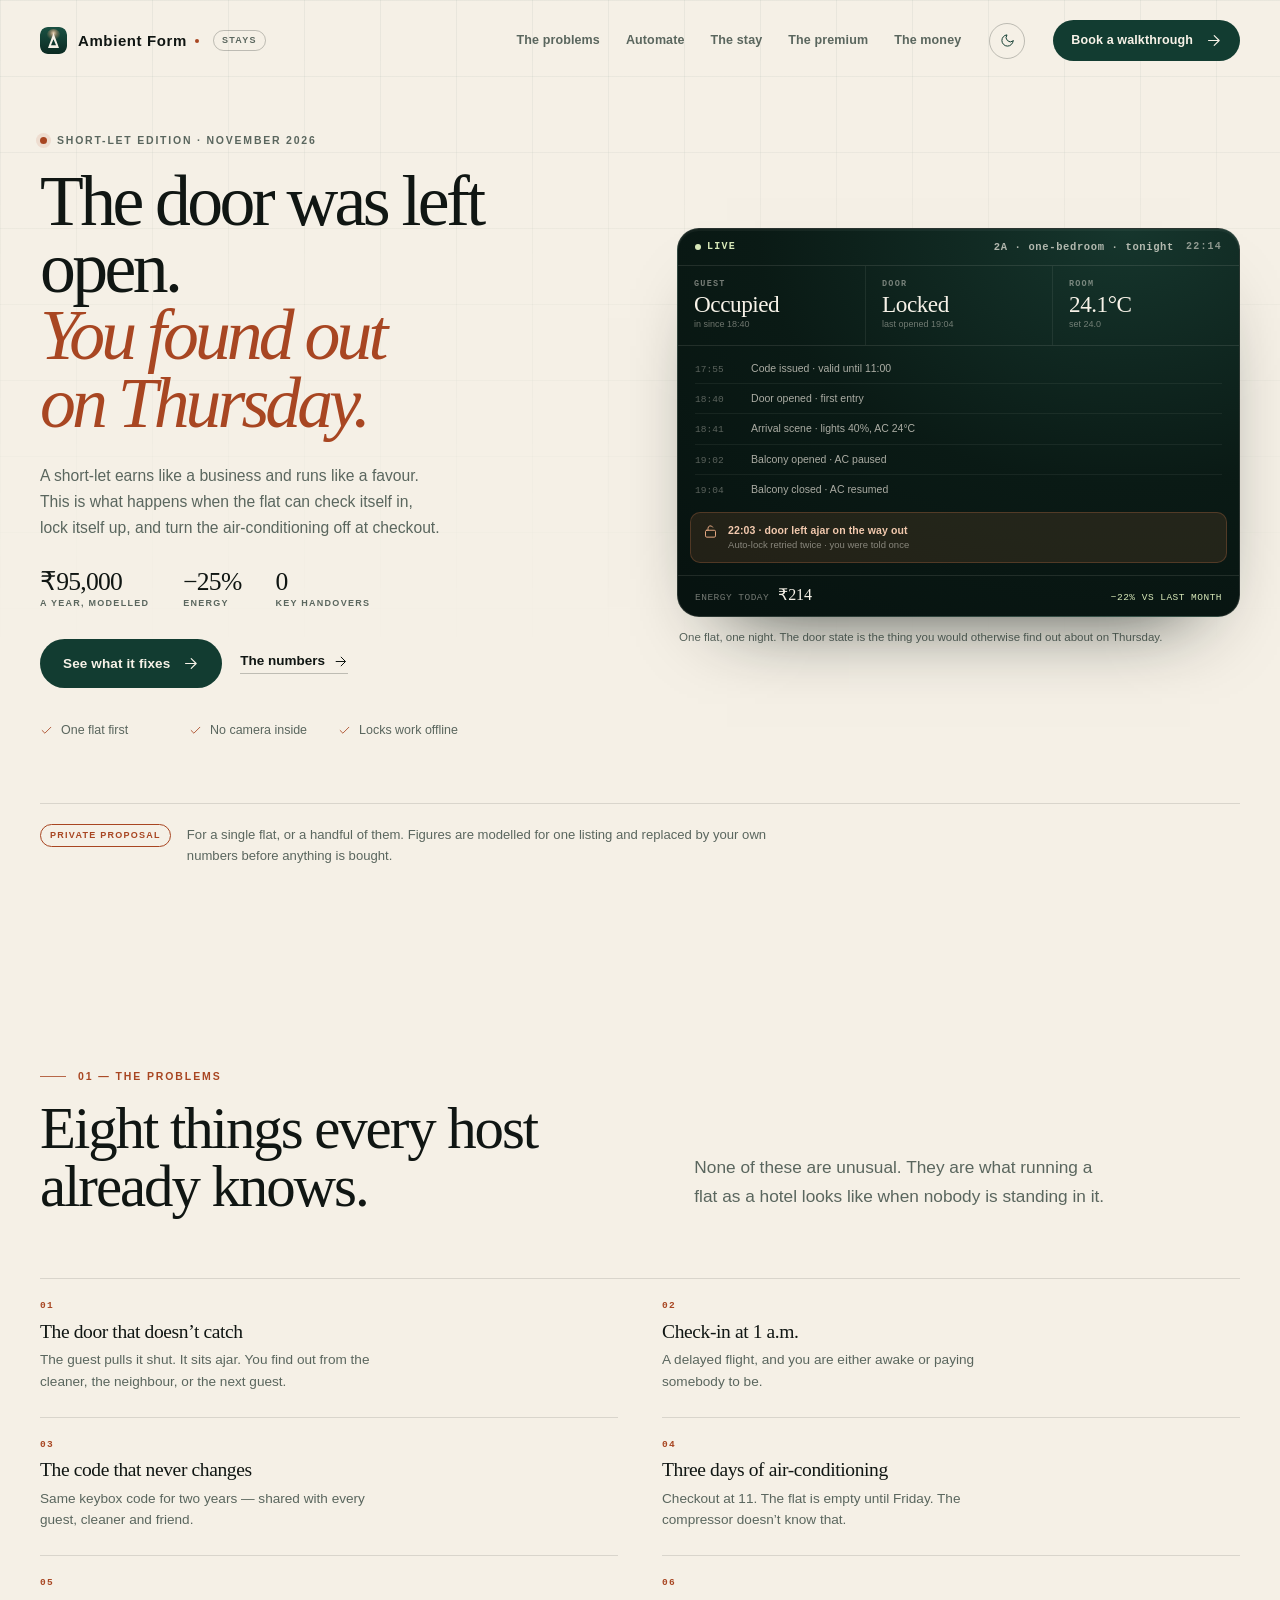
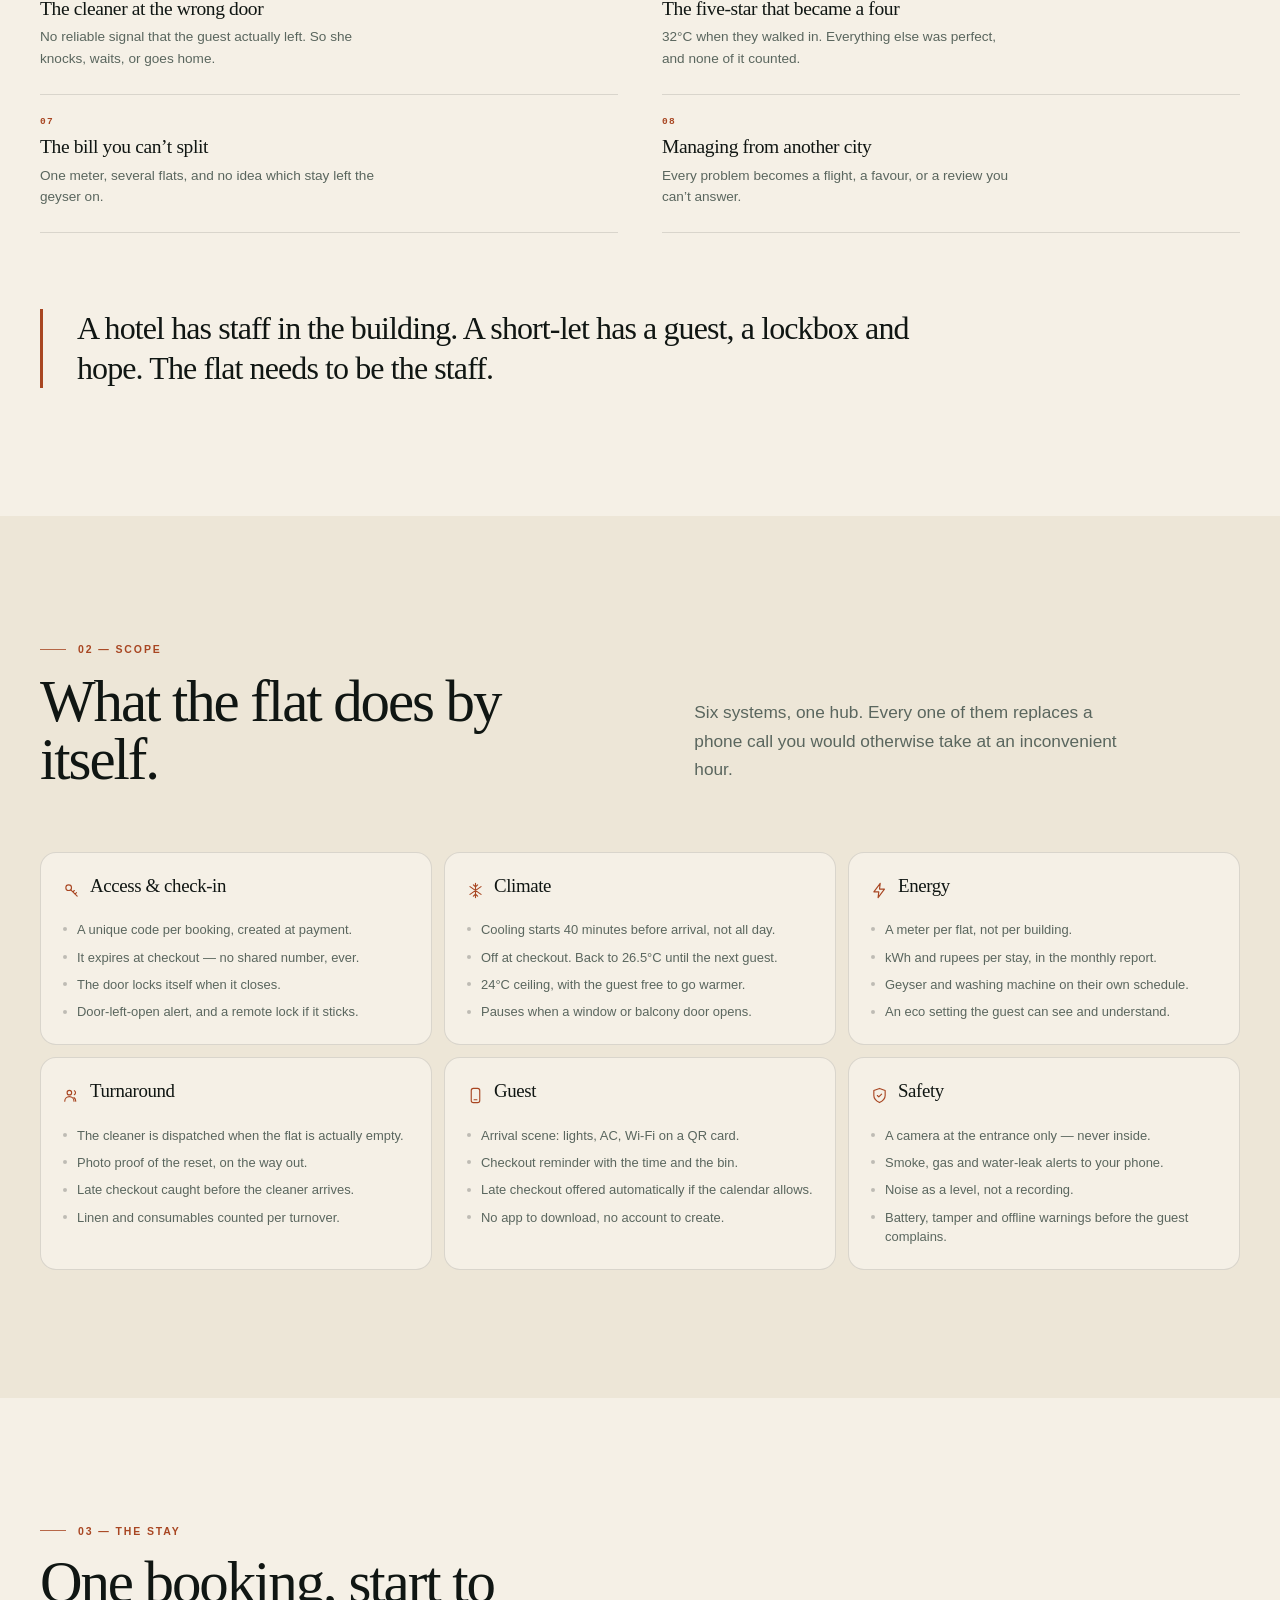
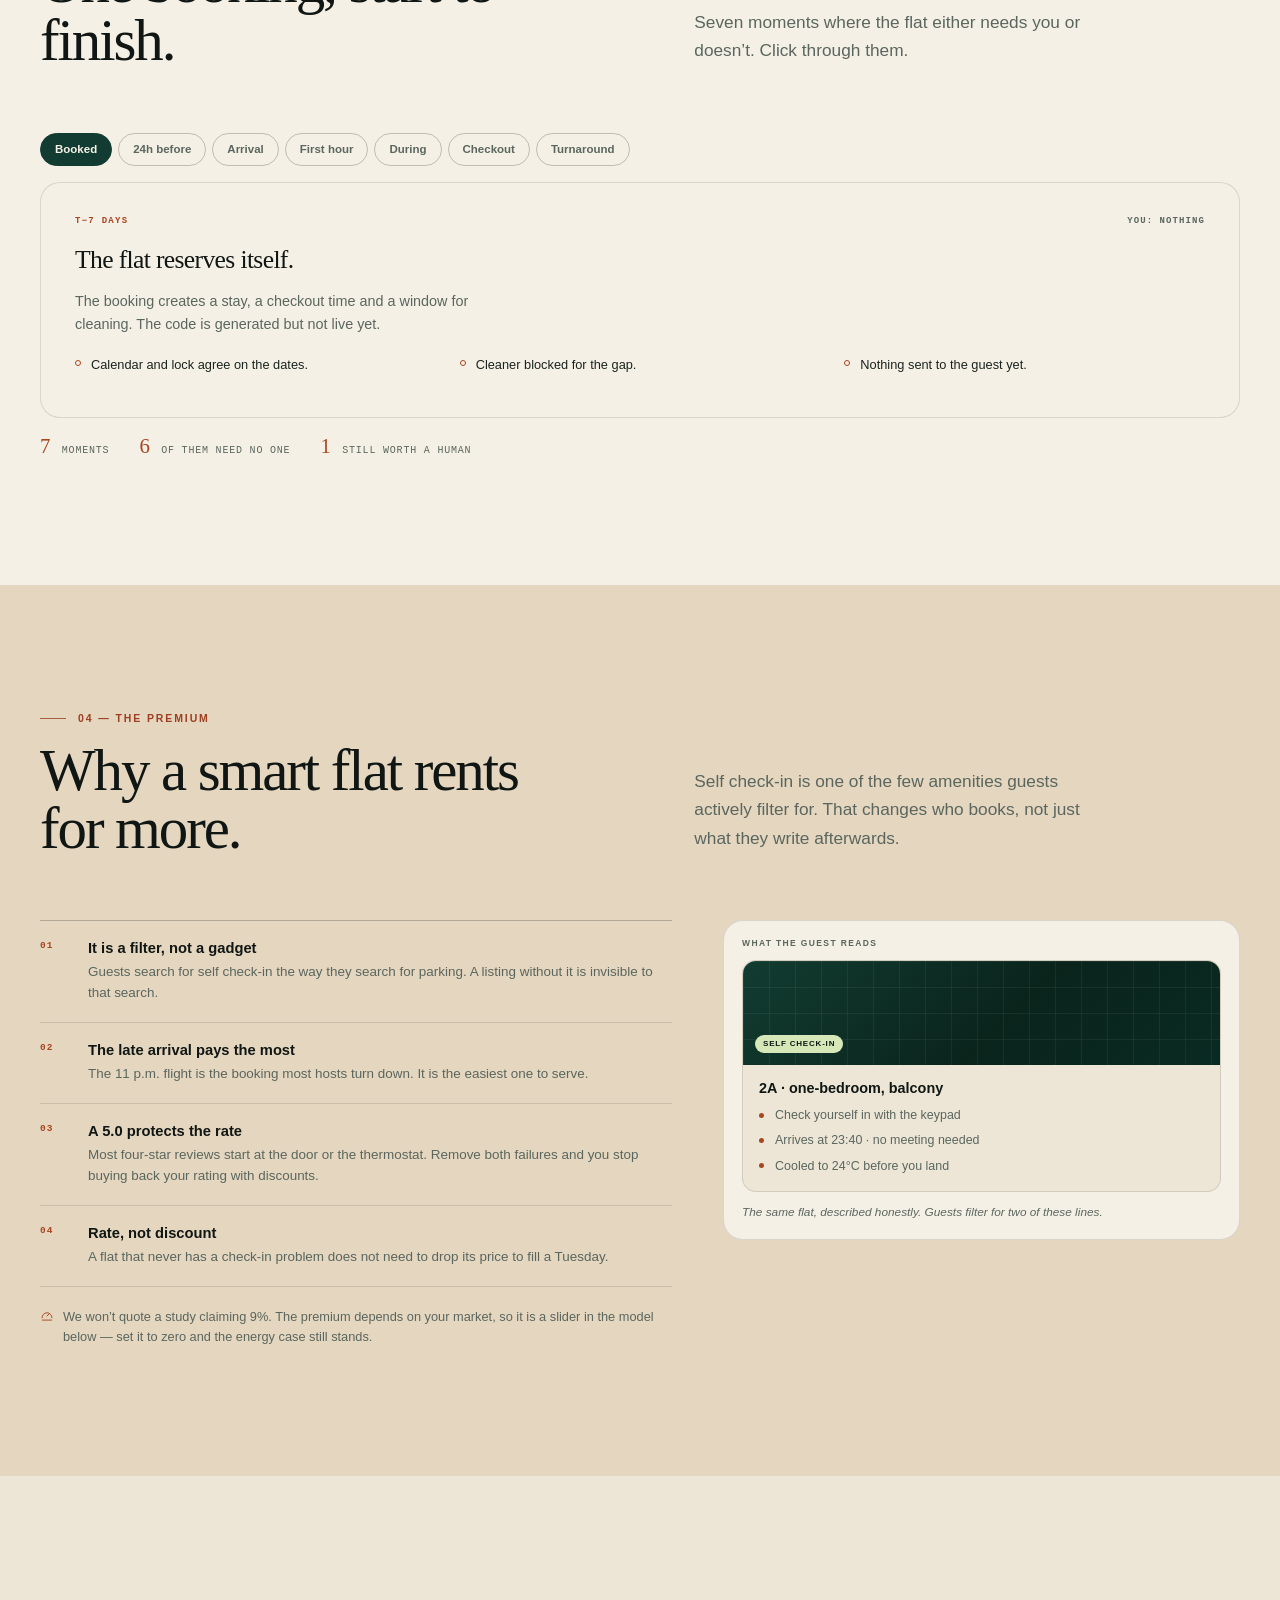
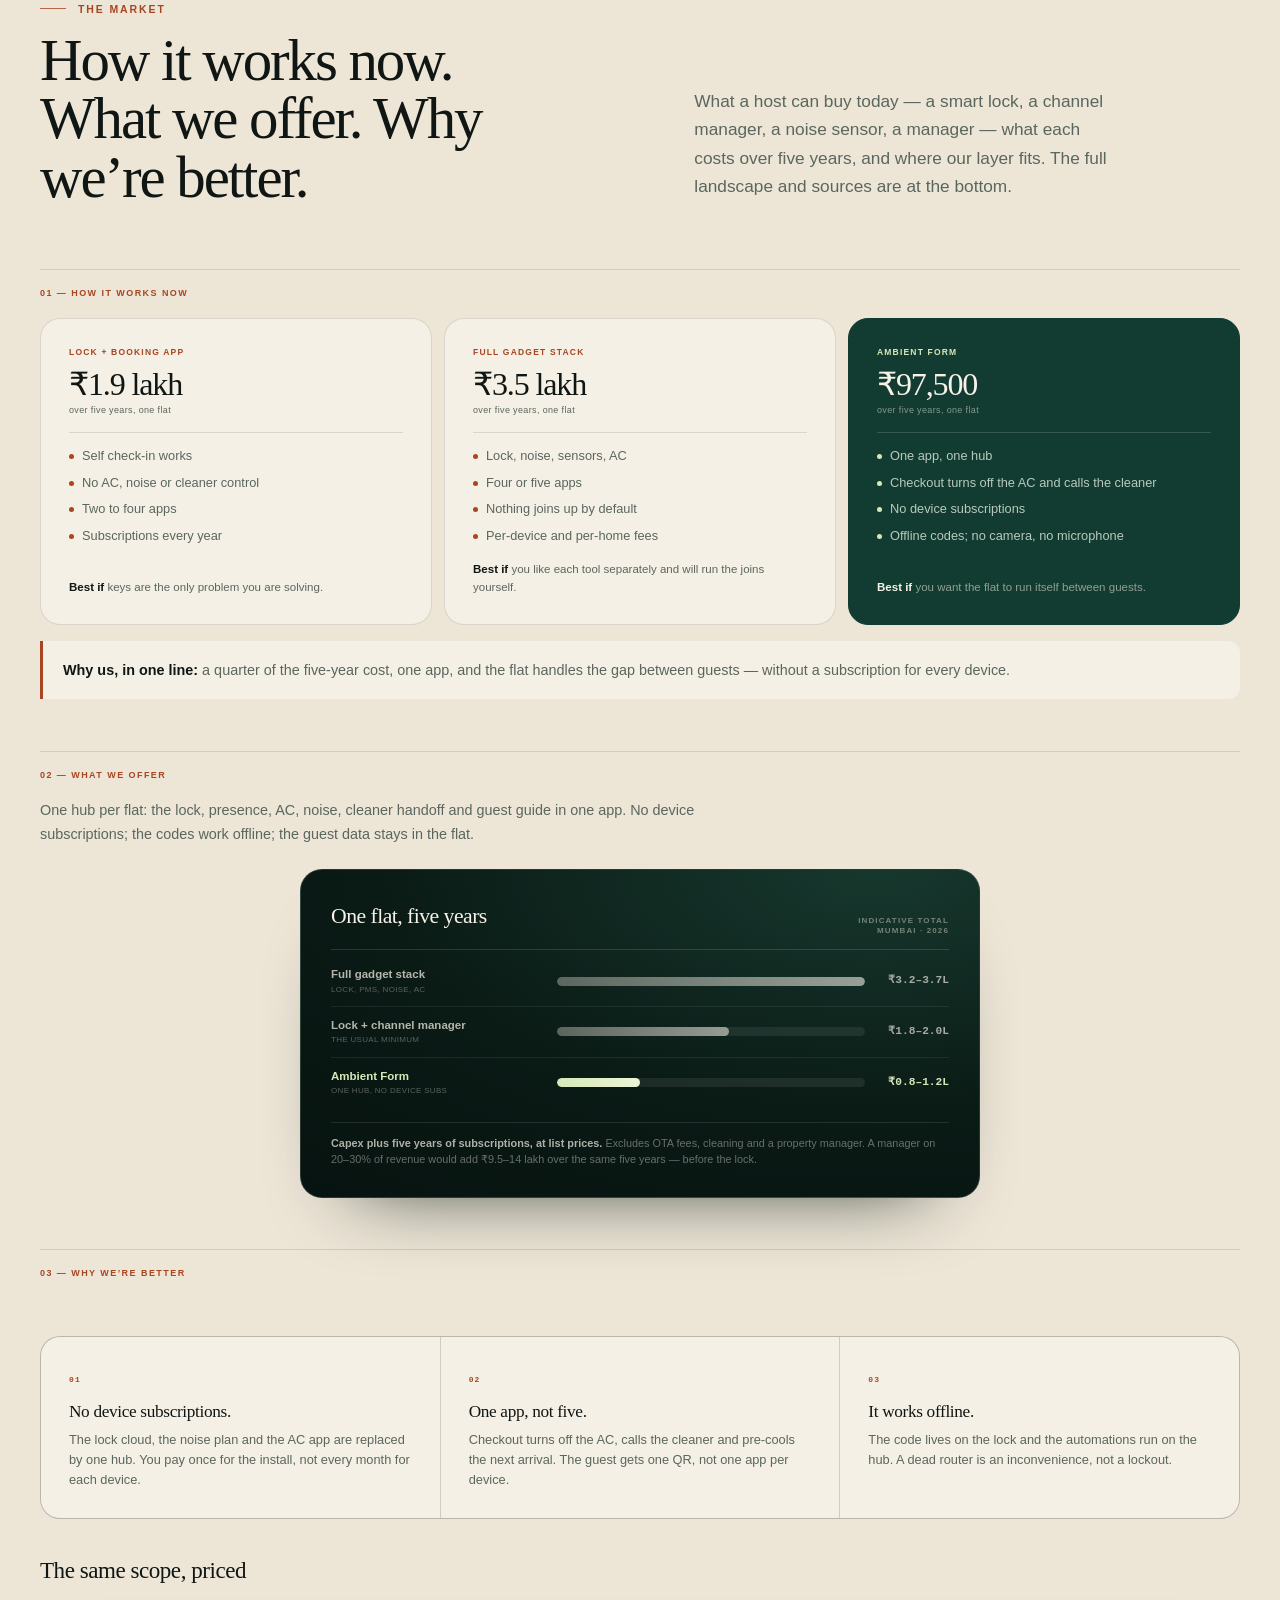
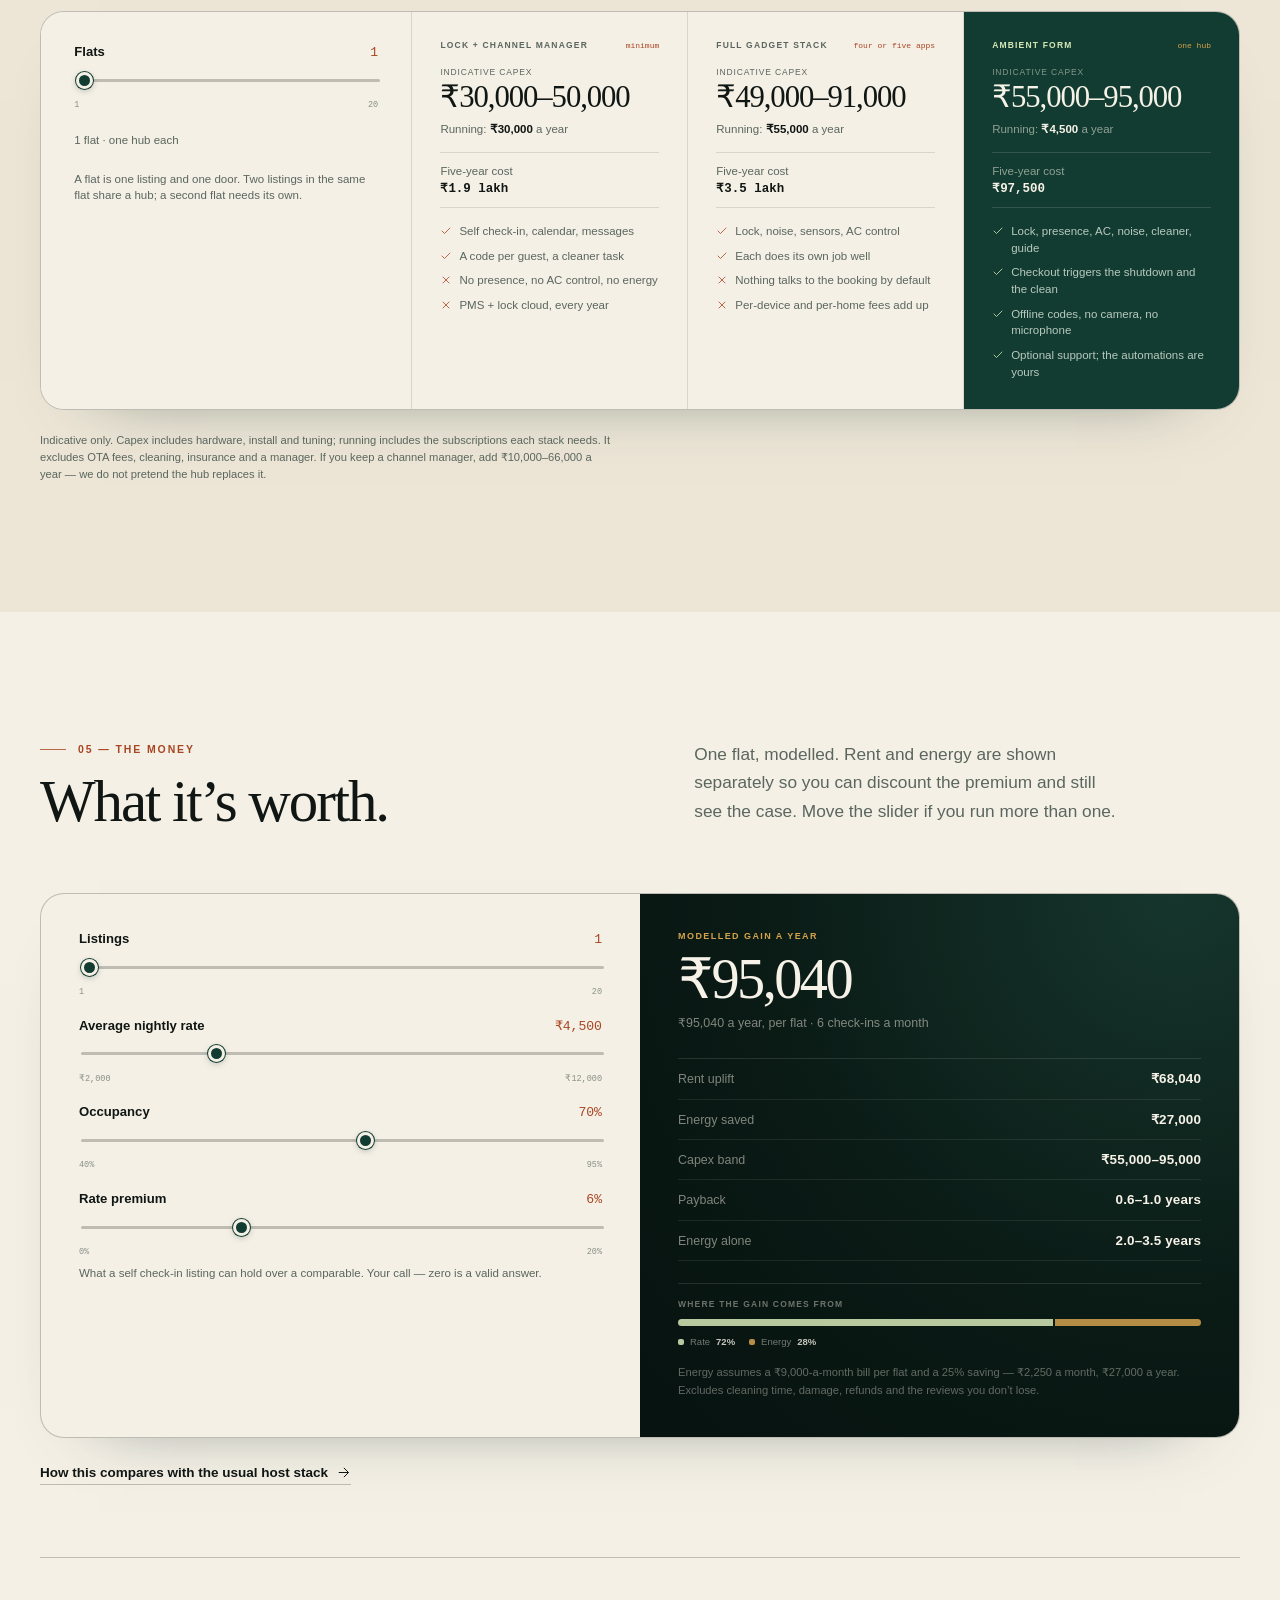
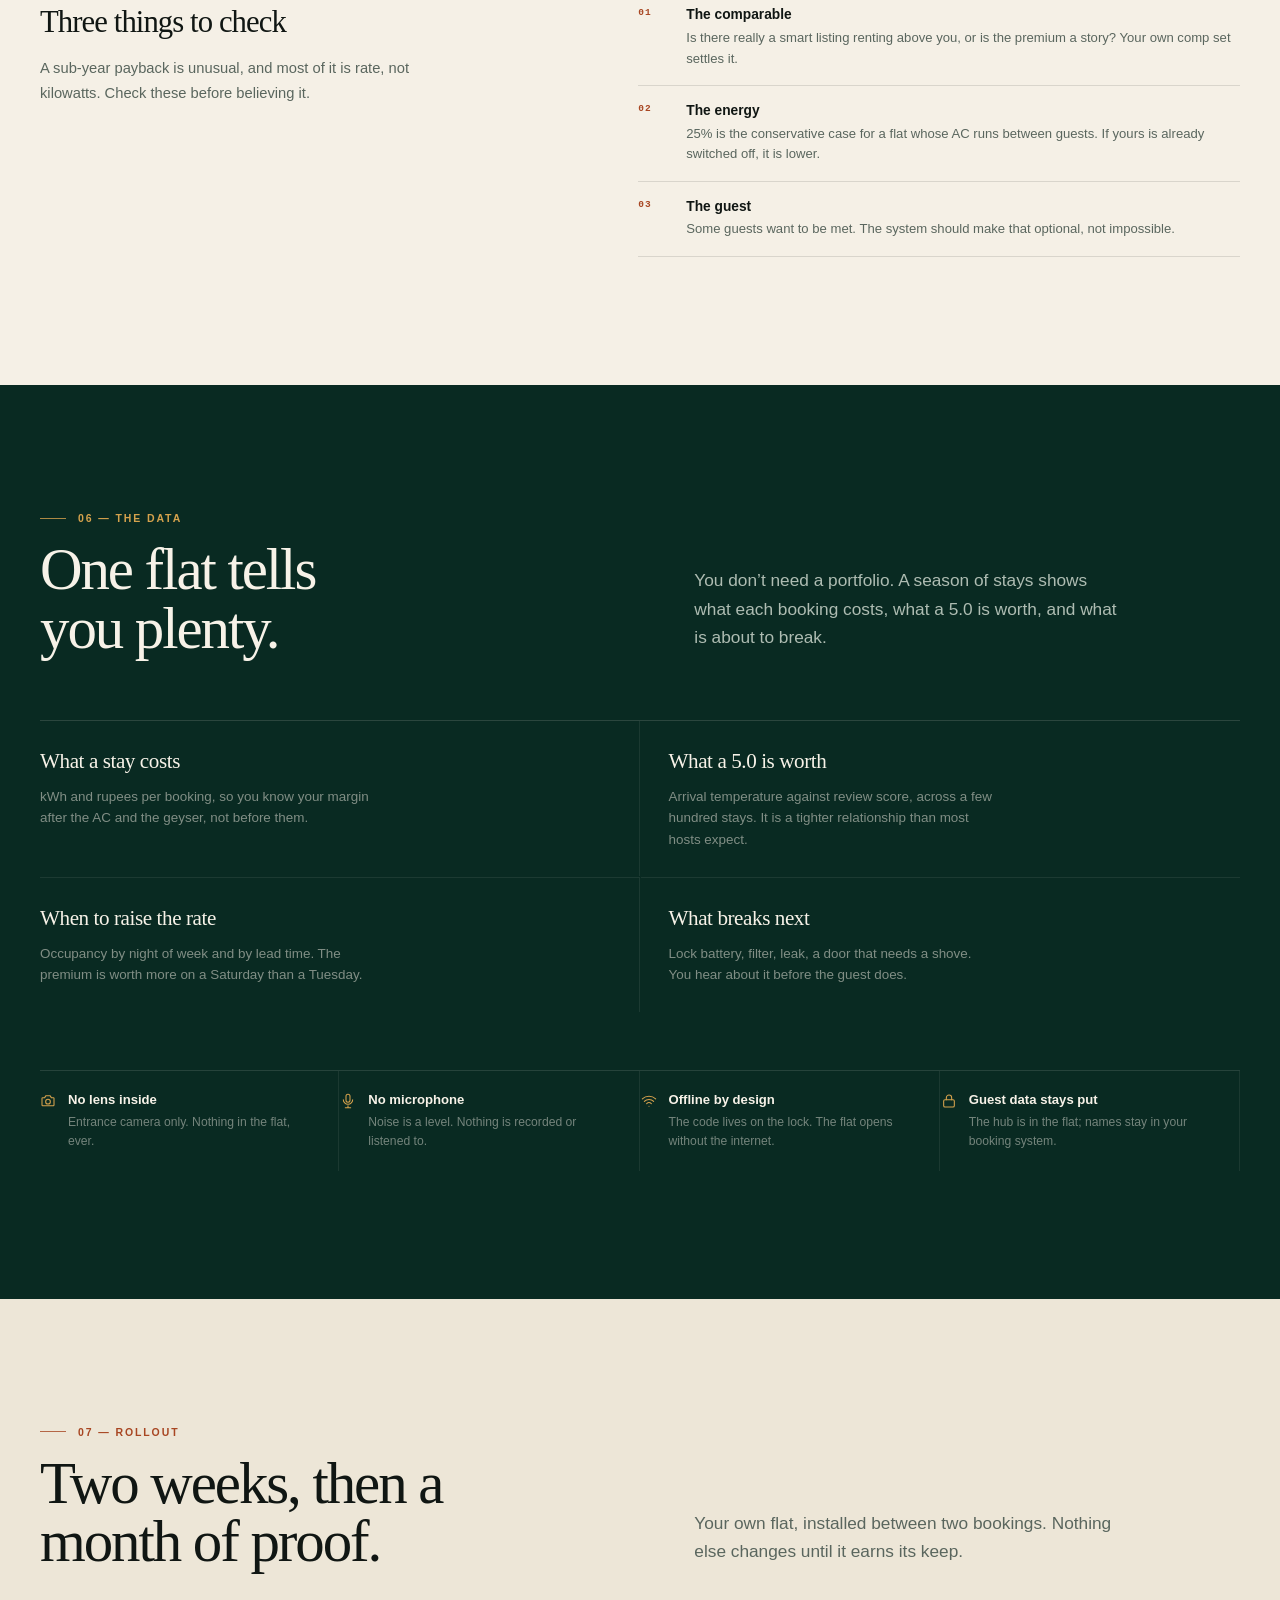
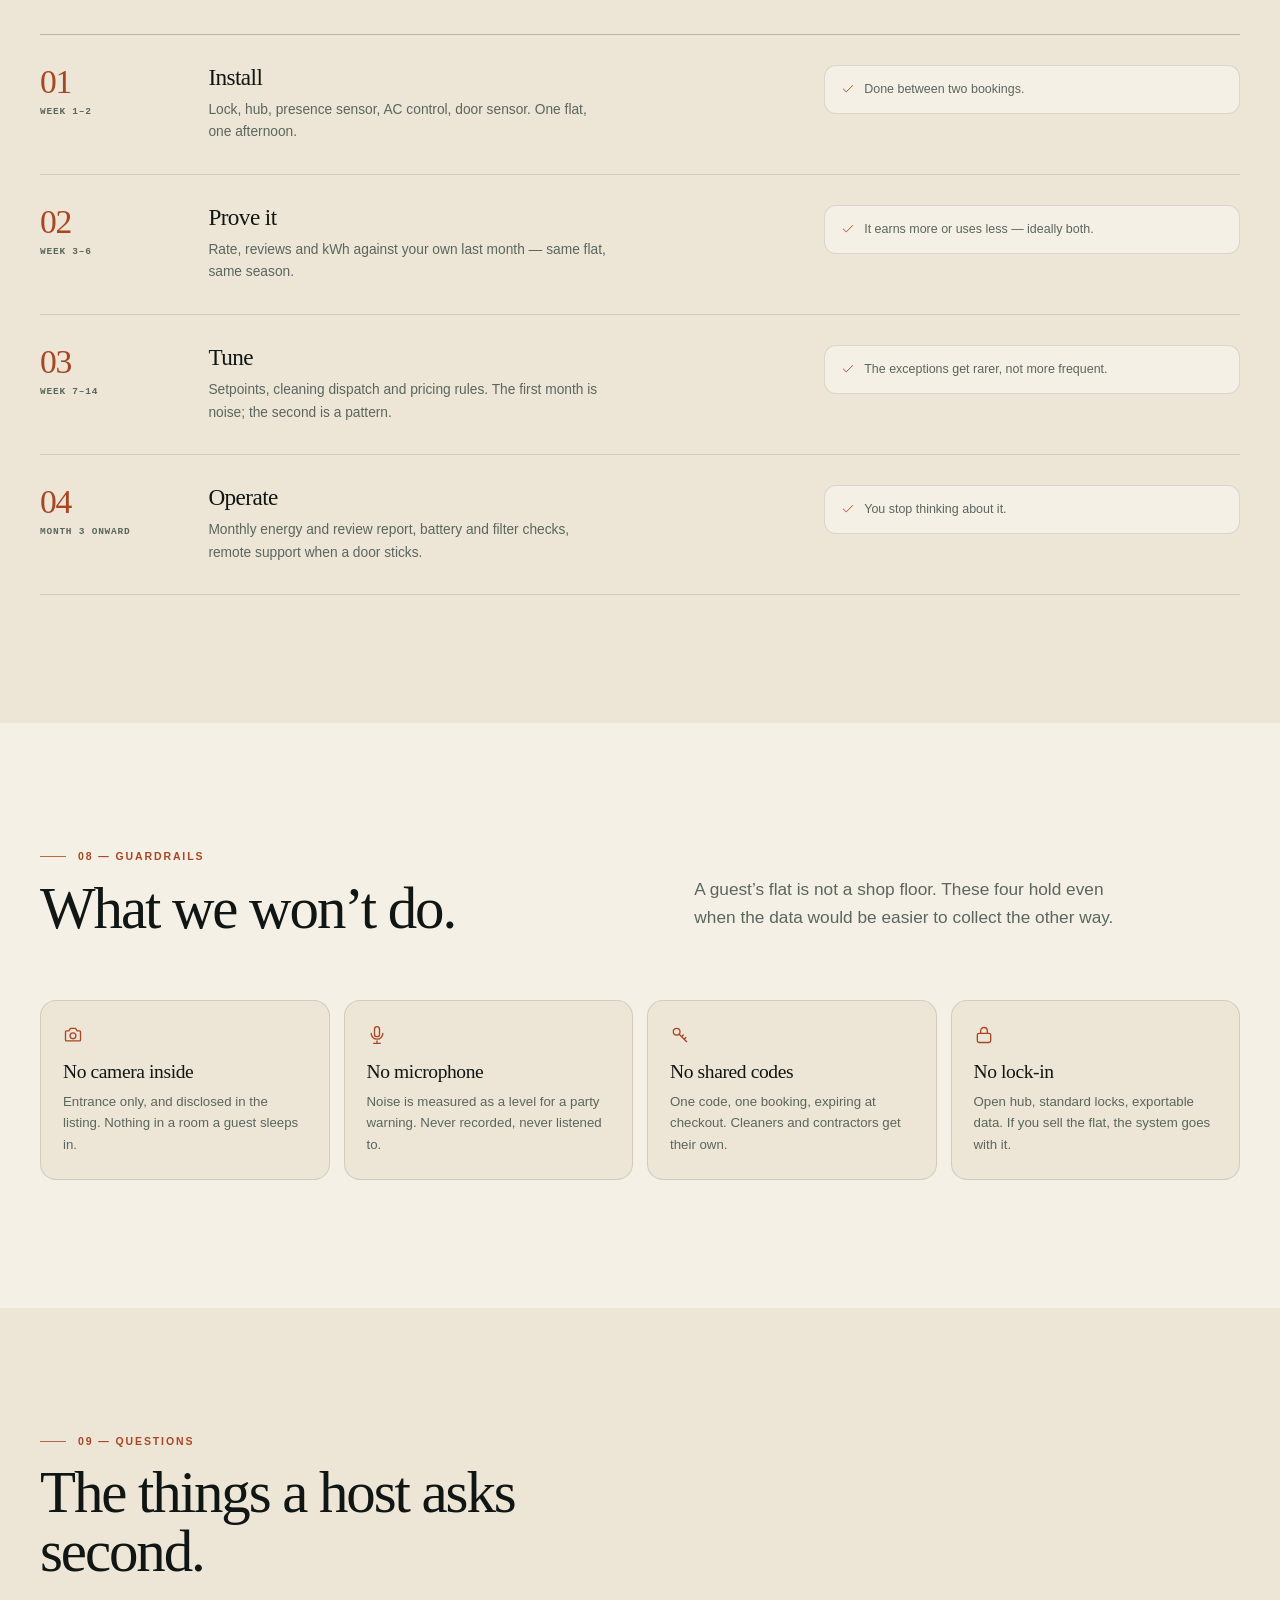
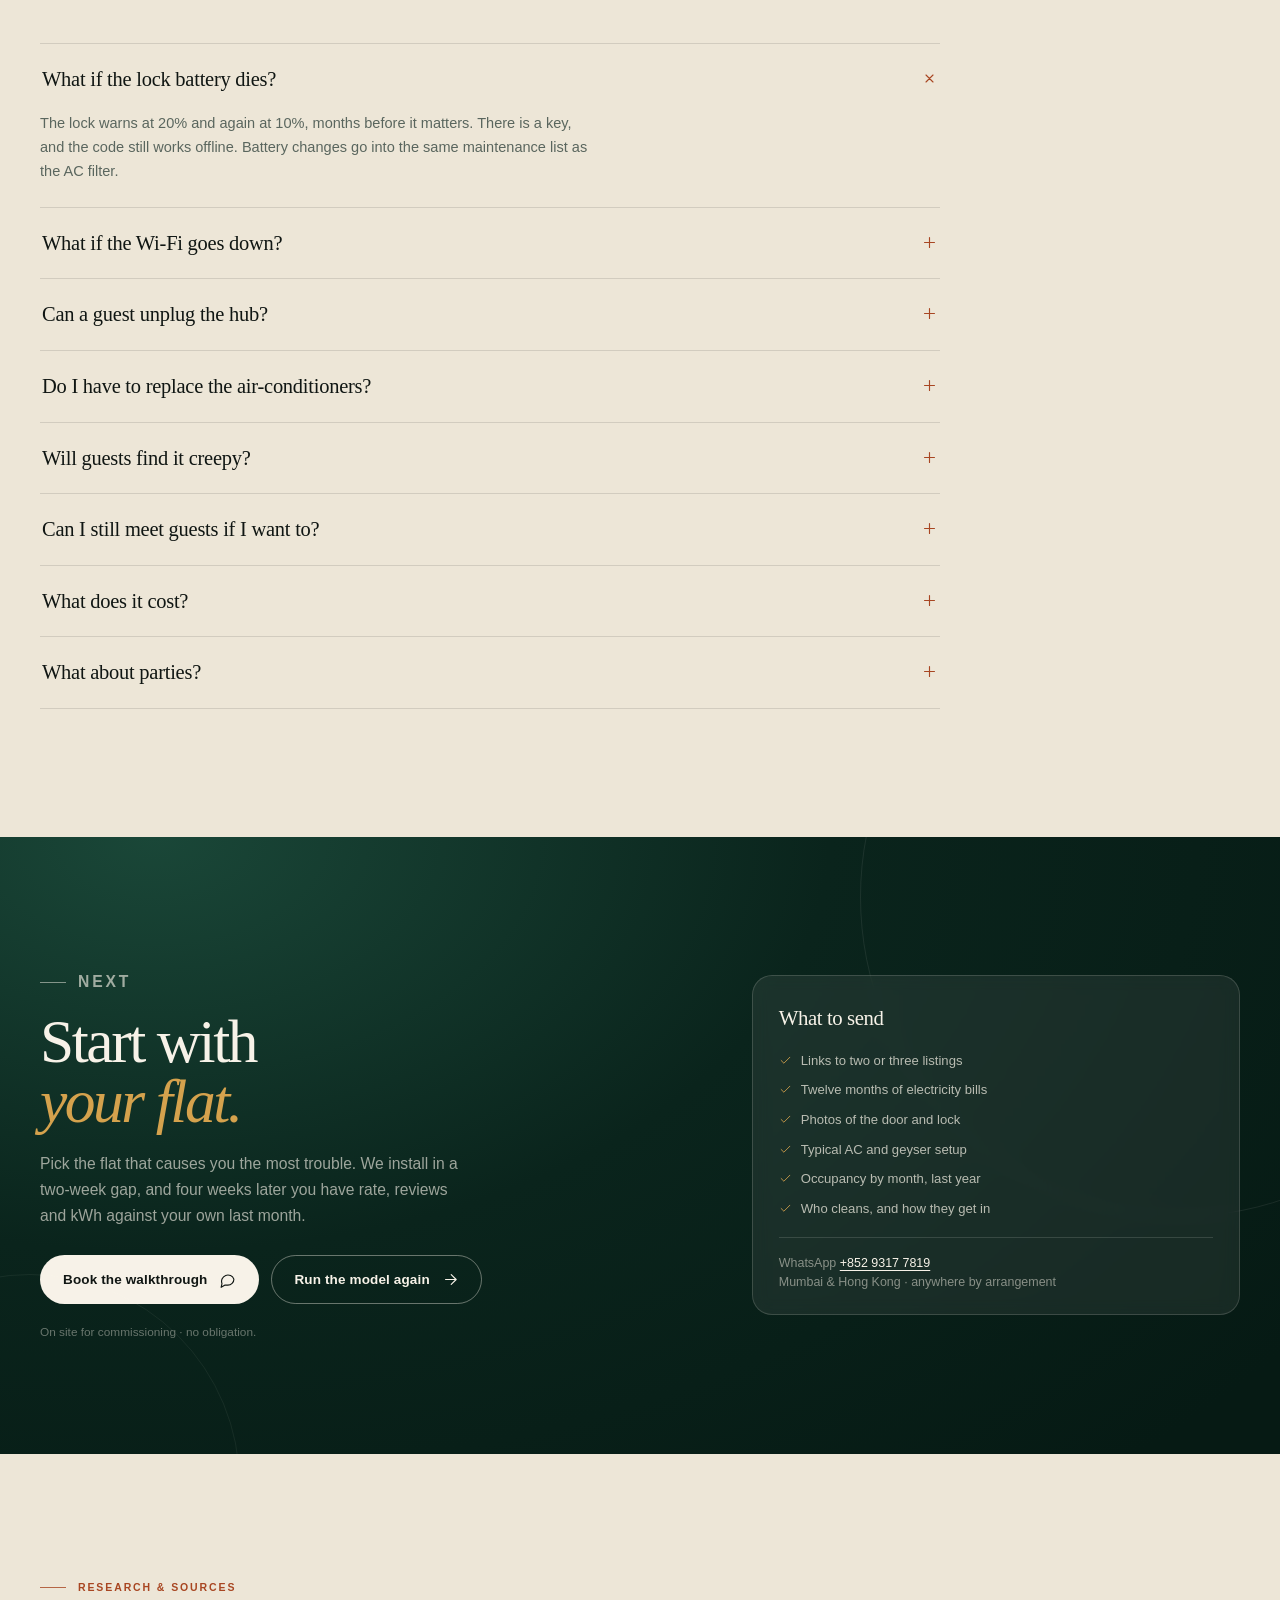
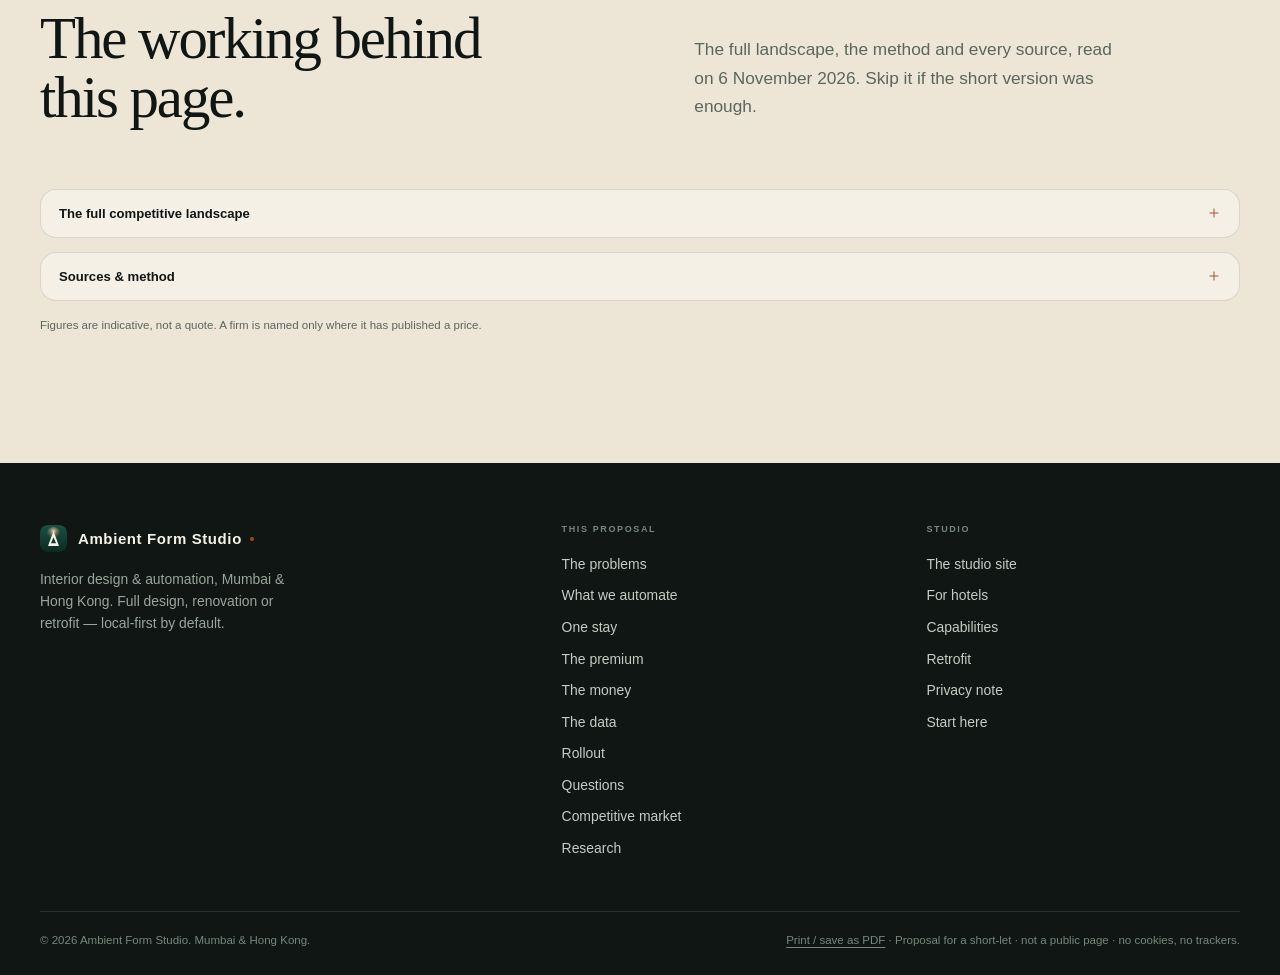
<file: airbnb/index.html>
<!DOCTYPE html>
<html lang="en-IN">
<head>
  <meta charset="utf-8" />
  <meta name="viewport" content="width=device-width, initial-scale=1" />
  <title>Short-let automation — the flat that checks itself in | Ambient Form Studio</title>
  <meta name="description" content="A proposal for short-let hosts: self check-in that works at 1 a.m., a door that locks itself, air-conditioning that stops at checkout — and the rate a smart listing can hold." />
  <meta name="robots" content="noindex, nofollow, noarchive" />
  <meta name="theme-color" content="#f5f0e6" />
  <meta name="color-scheme" content="light" />
  <link rel="icon" href="../assets/mark.svg" type="image/svg+xml" />
  <link rel="canonical" href="https://araa47.github.io/rsmn-site/airbnb/" />
  <link rel="stylesheet" href="../styles.css?v=20261106a" />
  <link rel="stylesheet" href="../proposal.css?v=20261106b" />
  <link rel="stylesheet" href="../market.css?v=20261106c" />
  <link rel="stylesheet" href="airbnb.css?v=20261105a" />

  <meta property="og:type" content="website" />
  <meta property="og:url" content="https://araa47.github.io/rsmn-site/airbnb/" />
  <meta property="og:site_name" content="Ambient Form Studio" />
  <meta property="og:title" content="Short-let automation — the flat that checks itself in" />
  <meta property="og:description" content="Self check-in at 1 a.m., a door that locks itself, air-conditioning that stops at checkout — and what a smart listing can hold its rate at." />
  <meta property="og:image" content="https://araa47.github.io/rsmn-site/assets/og.png?v=2" />
  <meta property="og:image:alt" content="Ambient Form Studio — short-let automation proposal." />
  <meta property="og:locale" content="en_IN" />
  <meta name="twitter:card" content="summary_large_image" />
  <meta name="twitter:title" content="Short-let automation — the flat that checks itself in" />
  <meta name="twitter:description" content="Self check-in at 1 a.m., a door that locks itself, air-conditioning that stops at checkout." />
  <meta name="twitter:image" content="https://araa47.github.io/rsmn-site/assets/og.png?v=2" />

  <script>
    document.documentElement.classList.add('js');
    (function () {
      try {
        var stored = localStorage.getItem('rsmn-theme');
        var dark = stored ? stored === 'dark' : window.matchMedia('(prefers-color-scheme: dark)').matches;
        document.documentElement.dataset.theme = dark ? 'dark' : 'light';
      } catch (e) {}
    })();
  </script>
</head>
<body>
  <a class="skip" href="#main">Skip to content</a>

    <!-- icon sprite: no external requests -->
  <svg xmlns="http://www.w3.org/2000/svg" class="sr-only" aria-hidden="true" focusable="false">
    <symbol id="i-arrow" viewBox="0 0 24 24"><path d="M5 12h14"/><path d="m13 5 7 7-7 7"/></symbol>
    <symbol id="i-check" viewBox="0 0 24 24"><path d="M20 6 9 17l-5-5"/></symbol>
    <symbol id="i-x" viewBox="0 0 24 24"><path d="M18 6 6 18M6 6l12 12"/></symbol>
    <symbol id="i-spark" viewBox="0 0 24 24"><path d="m12 3 1.9 5.1L19 10l-5.1 1.9L12 17l-1.9-5.1L5 10l5.1-1.9L12 3Z"/><path d="M19 16l.7 1.9L21.5 19l-1.8.7L19 21.5l-.7-1.8L16.5 19l1.8-1.1L19 16Z"/></symbol>
    <symbol id="i-shield" viewBox="0 0 24 24"><path d="M12 22s8-4 8-10V5l-8-3-8 3v7c0 6 8 10 8 10Z"/><path d="m9 12 2 2 4-4"/></symbol>
    <symbol id="i-bulb" viewBox="0 0 24 24"><path d="M9 18h6M10 22h4"/><path d="M12 2a7 7 0 0 0-4 12.6V17h8v-2.4A7 7 0 0 0 12 2Z"/></symbol>
    <symbol id="i-snow" viewBox="0 0 24 24"><path d="M12 2v20M4.2 6.5l15.6 11M19.8 6.5l-15.6 11M9 4l3 3 3-3M9 20l3-3 3 3"/></symbol>
    <symbol id="i-film" viewBox="0 0 24 24"><rect x="3" y="4" width="18" height="16" rx="2"/><path d="M7 4v16M17 4v16M3 9h4M3 15h4M17 9h4M17 15h4"/></symbol>
    <symbol id="i-blinds" viewBox="0 0 24 24"><rect x="3" y="3" width="18" height="18" rx="2"/><path d="M3 9h18M3 15h18M7 3v6M13 3v6M9 15v6M15 15v6"/></symbol>
    <symbol id="i-bolt" viewBox="0 0 24 24"><path d="m13 2-9 12h7l-1 8 9-12h-7l1-8Z"/></symbol>
    <symbol id="i-mic" viewBox="0 0 24 24"><rect x="9" y="2" width="6" height="12" rx="3"/><path d="M5 10a7 7 0 0 0 14 0M12 19v3M8 22h8"/></symbol>
    <symbol id="i-moon" viewBox="0 0 24 24"><path d="M21 12.8A9 9 0 1 1 11.2 3a7 7 0 0 0 9.8 9.8Z"/></symbol>
    <symbol id="i-camera" viewBox="0 0 24 24"><path d="M4 7h3l2-3h6l2 3h3a1 1 0 0 1 1 1v10a1 1 0 0 1-1 1H4a1 1 0 0 1-1-1V8a1 1 0 0 1 1-1Z"/><circle cx="12" cy="13" r="3.5"/></symbol>
    <symbol id="i-lock" viewBox="0 0 24 24"><rect x="4" y="10" width="16" height="11" rx="2"/><path d="M8 10V7a4 4 0 0 1 8 0v3"/></symbol>
    <symbol id="i-wifi" viewBox="0 0 24 24"><path d="M2 8.8a15 15 0 0 1 20 0M5 12.5a10 10 0 0 1 14 0M8.5 16a5 5 0 0 1 7 0M12 20h.01"/></symbol>
    <symbol id="i-home" viewBox="0 0 24 24"><path d="m3 10 9-7 9 7v10a1 1 0 0 1-1 1h-5v-6H9v6H4a1 1 0 0 1-1-1V10Z"/></symbol>
    <symbol id="i-message" viewBox="0 0 24 24"><path d="M21 11.5a8.5 8.5 0 0 1-8.5 8.5H8l-5 3 1.2-5.2A8.5 8.5 0 1 1 21 11.5Z"/></symbol>
    <symbol id="i-plus" viewBox="0 0 24 24"><path d="M12 5v14M5 12h14"/></symbol>
    <symbol id="i-plug" viewBox="0 0 24 24"><path d="M9 2v6M15 2v6M6 8h12v3a6 6 0 0 1-12 0V8ZM12 17v5"/></symbol>
    <symbol id="i-remote" viewBox="0 0 24 24"><rect x="7" y="2" width="10" height="20" rx="3"/><path d="M10 6h4M10 9h4M10 13h.01M14 13h.01M10 16h.01M14 16h.01"/></symbol>
    <symbol id="i-layers" viewBox="0 0 24 24"><path d="m12 2 9 5-9 5-9-5 9-5Z"/><path d="m3 12 9 5 9-5M3 17l9 5 9-5"/></symbol>
    <symbol id="i-grid" viewBox="0 0 24 24"><rect x="3" y="3" width="7" height="7" rx="1"/><rect x="14" y="3" width="7" height="7" rx="1"/><rect x="3" y="14" width="7" height="7" rx="1"/><rect x="14" y="14" width="7" height="7" rx="1"/></symbol>
    <symbol id="i-cpu" viewBox="0 0 24 24"><rect x="7" y="7" width="10" height="10" rx="2"/><path d="M9 2v3M15 2v3M9 19v3M15 19v3M2 9h3M2 15h3M19 9h3M19 15h3"/></symbol>
    <symbol id="i-play" viewBox="0 0 24 24"><path d="m8 5 11 7-11 7V5Z"/></symbol>
    <symbol id="i-key" viewBox="0 0 24 24"><circle cx="8" cy="8" r="4"/><path d="m11 11 9 9M17 17l2-2M14 14l2-2"/></symbol>
    <symbol id="i-router" viewBox="0 0 24 24"><rect x="2" y="13" width="20" height="7" rx="2"/><path d="M6 16h.01M10 16h.01M12 13V9"/><path d="M8 6a6 6 0 0 1 8 0"/></symbol>
    <symbol id="i-sun" viewBox="0 0 24 24"><circle cx="12" cy="12" r="4"/><path d="M12 2v2M12 20v2M4.9 4.9l1.4 1.4M17.7 17.7l1.4 1.4M2 12h2M20 12h2M4.9 19.1l1.4-1.4M17.7 6.3l1.4-1.4"/></symbol>
    <symbol id="i-door" viewBox="0 0 24 24"><path d="M4 21V5a2 2 0 0 1 2-2h12a2 2 0 0 1 2 2v16M2 21h20M15 12h.01"/></symbol>
    <symbol id="i-smartphone" viewBox="0 0 24 24"><rect x="6" y="2" width="12" height="20" rx="3"/><path d="M10 18h4"/></symbol>
    <symbol id="i-droplet" viewBox="0 0 24 24"><path d="M12 2.7 6.3 9a7.7 7.7 0 1 0 11.4 0L12 2.7Z"/></symbol>
    <symbol id="i-gauge" viewBox="0 0 24 24"><path d="M20.5 15a8.5 8.5 0 1 0-17 0"/><path d="m12 12 4-4"/><path d="M4 19h16"/></symbol>
    <symbol id="i-clock" viewBox="0 0 24 24"><circle cx="12" cy="12" r="9"/><path d="M12 7v5l3 2"/></symbol>
    <symbol id="i-users" viewBox="0 0 24 24"><circle cx="9" cy="8" r="3.2"/><path d="M2.5 20a6.5 6.5 0 0 1 13 0"/><path d="M16 5.2a3.2 3.2 0 0 1 0 5.6M18 20a6.4 6.4 0 0 0-2.6-5.1"/></symbol>
    <symbol id="i-flame" viewBox="0 0 24 24"><path d="M12 22a6 6 0 0 0 6-6c0-4-3-6-4.5-9.5C12.9 4.5 13 2 13 2S8 6 8 11c-1.6.6-2.5 2-2.5 3.6C5.5 18.5 8 22 12 22Z"/></symbol>
    <symbol id="i-unlock" viewBox="0 0 24 24"><rect x="4" y="10" width="16" height="11" rx="2"/><path d="M8 10V7a4 4 0 0 1 7.5-2"/></symbol>
  </svg>

  <header class="site-header" id="site-header">
    <div class="wrap header__inner">
      <a class="brand" href="../index.html" aria-label="Ambient Form Studio — back to the studio site">
        <img class="brand__mark" src="../assets/mark.svg" width="27" height="27" alt="" />
        <span class="brand__word">Ambient Form</span>
        <span class="brand__tag">Stays</span>
      </a>
      <nav class="nav" aria-label="Sections of this proposal">
        <a href="#problems">The problems</a>
        <a href="#automate">Automate</a>
        <a href="#stay">The stay</a>
        <a href="#premium">The premium</a>
        <a href="#money">The money</a>
      </nav>
      <button class="theme-toggle" id="themeToggle" type="button" aria-label="Switch to dark mode" aria-pressed="false">
        <svg class="icon" aria-hidden="true"><use href="#i-moon"/></svg>
      </button>
      <div class="header__cta">
        <a class="btn btn--sm" href="https://wa.me/85293177819?text=Hi%20Ambient%20Form%2C%20I%27d%20like%20to%20talk%20about%20automation%20for%20my%20short-let." target="_blank" rel="noopener">
          Book a walkthrough
          <svg class="icon" aria-hidden="true"><use href="#i-arrow"/></svg>
        </a>
      </div>
      <button class="menu-btn" type="button" aria-expanded="false" aria-controls="mobile-menu" aria-label="Open menu">
        <span></span><span></span>
      </button>
    </div>
  </header>

  <nav class="mobile-menu" id="mobile-menu" aria-label="Mobile">
    <a href="#problems">The problems</a>
    <a href="#automate">What we automate</a>
    <a href="#stay">One stay, step by step</a>
    <a href="#premium">The premium</a>
    <a href="#money">The money</a>
    <a href="#data">The data</a>
    <a href="#rollout">Rollout</a>
    <a href="#guardrails">Guardrails</a>
    <a href="#faq">Questions</a>
    <a href="#market">Competitive market</a>
    <a href="#research">Research</a>
    <a href="../index.html">Studio site</a>
    <a class="btn" href="https://wa.me/85293177819?text=Hi%20Ambient%20Form%2C%20I%27d%20like%20to%20talk%20about%20automation%20for%20my%20short-let." target="_blank" rel="noopener">
      Book a walkthrough
      <svg class="icon" aria-hidden="true"><use href="#i-arrow"/></svg>
    </a>
  </nav>

  <main id="main">
    <!-- ============================== hero ============================== -->
    <section class="h-hero" id="top">
      <div class="wrap">
        <div class="h-hero__grid">
          <div class="h-hero__copy">
            <p class="eyebrow">Short-let edition · November 2026</p>
            <h1>The door was left open.<br /><em>You found out<br />on Thursday.</em></h1>
            <p class="h-hero__sub">
              A short-let earns like a business and runs like a favour. This is what happens
              when the flat can check itself in, lock itself up, and turn the air-conditioning
              off at checkout.
            </p>
            <div class="h-hero__stats">
              <div><b>₹95,000</b><span>a year, modelled</span></div>
              <div><b>−25%</b><span>energy</span></div>
              <div><b>0</b><span>key handovers</span></div>
            </div>
            <div class="h-hero__actions">
              <a class="btn" href="#problems">
                See what it fixes
                <svg class="icon" aria-hidden="true"><use href="#i-arrow"/></svg>
              </a>
              <a class="text-link" href="#money">
                The numbers
                <svg class="icon" aria-hidden="true"><use href="#i-arrow"/></svg>
              </a>
            </div>
            <ul class="h-hero__proof">
              <li><svg class="icon" aria-hidden="true"><use href="#i-check"/></svg> One flat first</li>
              <li><svg class="icon" aria-hidden="true"><use href="#i-check"/></svg> No camera inside</li>
              <li><svg class="icon" aria-hidden="true"><use href="#i-check"/></svg> Locks work offline</li>
            </ul>
          </div>

          <div class="h-hero__visual">
            <figure class="ops-fig">
              <div class="flat">
                <div class="flat__bar">
                  <span class="flat__live"><i aria-hidden="true"></i> Live</span>
                  <span class="flat__title">2A · one-bedroom · tonight</span>
                  <span class="flat__time">22:14</span>
                </div>

                <div class="flat__state">
                  <div><span>Guest</span><strong>Occupied</strong><em>in since 18:40</em></div>
                  <div><span>Door</span><strong>Locked</strong><em>last opened 19:04</em></div>
                  <div><span>Room</span><strong>24.1°C</strong><em>set 24.0</em></div>
                </div>

                <ol class="flat__log">
                  <li><time>17:55</time><span>Code issued · valid until 11:00</span></li>
                  <li><time>18:40</time><span>Door opened · first entry</span></li>
                  <li><time>18:41</time><span>Arrival scene · lights 40%, AC 24°C</span></li>
                  <li><time>19:02</time><span>Balcony opened · AC paused</span></li>
                  <li><time>19:04</time><span>Balcony closed · AC resumed</span></li>
                </ol>

                <div class="ops__alert">
                  <svg class="icon" aria-hidden="true"><use href="#i-unlock"/></svg>
                  <div>
                    <strong>22:03 · door left ajar on the way out</strong>
                    <span>Auto-lock retried twice · you were told once</span>
                  </div>
                </div>

                <div class="flat__foot">
                  <span>Energy today <b>₹214</b></span>
                  <span class="is-good">−22% vs last month</span>
                </div>
              </div>
              <figcaption class="ops__caption">One flat, one night. The door state is the thing you would otherwise find out about on Thursday.</figcaption>
            </figure>
          </div>
        </div>

        <div class="h-hero__note">
          <span class="h-hero__note-tag">Private proposal</span>
          <p>
            For a single flat, or a handful of them. Figures are modelled for one listing and
            replaced by your own numbers before anything is bought.
          </p>
        </div>
      </div>
    </section>

    <!-- ============================== problems ============================== -->
    <section class="section" id="problems">
      <div class="wrap">
        <div class="section__head">
          <div>
            <p class="kicker">01 — The problems</p>
            <h2>Eight things every host already knows.</h2>
          </div>
          <p class="lede">
            None of these are unusual. They are what running a flat as a hotel looks like when
            nobody is standing in it.
          </p>
        </div>

        <div class="issues">
          <article class="issue">
            <span class="issue__num">01</span>
            <h3>The door that doesn’t catch</h3>
            <p>The guest pulls it shut. It sits ajar. You find out from the cleaner, the neighbour, or the next guest.</p>
          </article>
          <article class="issue">
            <span class="issue__num">02</span>
            <h3>Check-in at 1 a.m.</h3>
            <p>A delayed flight, and you are either awake or paying somebody to be.</p>
          </article>
          <article class="issue">
            <span class="issue__num">03</span>
            <h3>The code that never changes</h3>
            <p>Same keybox code for two years — shared with every guest, cleaner and friend.</p>
          </article>
          <article class="issue">
            <span class="issue__num">04</span>
            <h3>Three days of air-conditioning</h3>
            <p>Checkout at 11. The flat is empty until Friday. The compressor doesn’t know that.</p>
          </article>
          <article class="issue">
            <span class="issue__num">05</span>
            <h3>The cleaner at the wrong door</h3>
            <p>No reliable signal that the guest actually left. So she knocks, waits, or goes home.</p>
          </article>
          <article class="issue">
            <span class="issue__num">06</span>
            <h3>The five-star that became a four</h3>
            <p>32°C when they walked in. Everything else was perfect, and none of it counted.</p>
          </article>
          <article class="issue">
            <span class="issue__num">07</span>
            <h3>The bill you can’t split</h3>
            <p>One meter, several flats, and no idea which stay left the geyser on.</p>
          </article>
          <article class="issue">
            <span class="issue__num">08</span>
            <h3>Managing from another city</h3>
            <p>Every problem becomes a flight, a favour, or a review you can’t answer.</p>
          </article>
        </div>

        <blockquote class="pull">
          <p>A hotel has staff in the building. A short-let has a guest, a lockbox and hope. The flat needs to be the staff.</p>
        </blockquote>
      </div>
    </section>

    <!-- ============================== automate ============================== -->
    <section class="section section--paper2" id="automate">
      <div class="wrap">
        <div class="section__head">
          <div>
            <p class="kicker">02 — Scope</p>
            <h2>What the flat does by itself.</h2>
          </div>
          <p class="lede">
            Six systems, one hub. Every one of them replaces a phone call you would otherwise
            take at an inconvenient hour.
          </p>
        </div>

        <div class="automation">
          <article class="auto-card">
            <div class="auto-card__head">
              <svg class="icon" aria-hidden="true"><use href="#i-key"/></svg>
              <h3>Access &amp; check-in</h3>
            </div>
            <ul>
              <li>A unique code per booking, created at payment.</li>
              <li>It expires at checkout — no shared number, ever.</li>
              <li>The door locks itself when it closes.</li>
              <li>Door-left-open alert, and a remote lock if it sticks.</li>
            </ul>
          </article>

          <article class="auto-card">
            <div class="auto-card__head">
              <svg class="icon" aria-hidden="true"><use href="#i-snow"/></svg>
              <h3>Climate</h3>
            </div>
            <ul>
              <li>Cooling starts 40 minutes before arrival, not all day.</li>
              <li>Off at checkout. Back to 26.5°C until the next guest.</li>
              <li>24°C ceiling, with the guest free to go warmer.</li>
              <li>Pauses when a window or balcony door opens.</li>
            </ul>
          </article>

          <article class="auto-card">
            <div class="auto-card__head">
              <svg class="icon" aria-hidden="true"><use href="#i-bolt"/></svg>
              <h3>Energy</h3>
            </div>
            <ul>
              <li>A meter per flat, not per building.</li>
              <li>kWh and rupees per stay, in the monthly report.</li>
              <li>Geyser and washing machine on their own schedule.</li>
              <li>An eco setting the guest can see and understand.</li>
            </ul>
          </article>

          <article class="auto-card">
            <div class="auto-card__head">
              <svg class="icon" aria-hidden="true"><use href="#i-users"/></svg>
              <h3>Turnaround</h3>
            </div>
            <ul>
              <li>The cleaner is dispatched when the flat is actually empty.</li>
              <li>Photo proof of the reset, on the way out.</li>
              <li>Late checkout caught before the cleaner arrives.</li>
              <li>Linen and consumables counted per turnover.</li>
            </ul>
          </article>

          <article class="auto-card">
            <div class="auto-card__head">
              <svg class="icon" aria-hidden="true"><use href="#i-smartphone"/></svg>
              <h3>Guest</h3>
            </div>
            <ul>
              <li>Arrival scene: lights, AC, Wi-Fi on a QR card.</li>
              <li>Checkout reminder with the time and the bin.</li>
              <li>Late checkout offered automatically if the calendar allows.</li>
              <li>No app to download, no account to create.</li>
            </ul>
          </article>

          <article class="auto-card">
            <div class="auto-card__head">
              <svg class="icon" aria-hidden="true"><use href="#i-shield"/></svg>
              <h3>Safety</h3>
            </div>
            <ul>
              <li>A camera at the entrance only — never inside.</li>
              <li>Smoke, gas and water-leak alerts to your phone.</li>
              <li>Noise as a level, not a recording.</li>
              <li>Battery, tamper and offline warnings before the guest complains.</li>
            </ul>
          </article>
        </div>
      </div>
    </section>
    <!-- ============================== the stay ============================== -->
    <section class="section" id="stay">
      <div class="wrap">
        <div class="section__head">
          <div>
            <p class="kicker">03 — The stay</p>
            <h2>One booking, start to finish.</h2>
          </div>
          <p class="lede">
            Seven moments where the flat either needs you or doesn’t. Click through them.
          </p>
        </div>

        <div class="stay">
          <div class="stay__steps" role="tablist" aria-label="A stay, step by step">
            <button class="stay__step is-active" id="stay-tab-1" role="tab" aria-selected="true" aria-controls="stay-panel" data-stay="booked">Booked</button>
            <button class="stay__step" id="stay-tab-2" role="tab" aria-selected="false" aria-controls="stay-panel" data-stay="before" tabindex="-1">24h before</button>
            <button class="stay__step" id="stay-tab-3" role="tab" aria-selected="false" aria-controls="stay-panel" data-stay="arrival" tabindex="-1">Arrival</button>
            <button class="stay__step" id="stay-tab-4" role="tab" aria-selected="false" aria-controls="stay-panel" data-stay="first" tabindex="-1">First hour</button>
            <button class="stay__step" id="stay-tab-5" role="tab" aria-selected="false" aria-controls="stay-panel" data-stay="during" tabindex="-1">During</button>
            <button class="stay__step" id="stay-tab-6" role="tab" aria-selected="false" aria-controls="stay-panel" data-stay="checkout" tabindex="-1">Checkout</button>
            <button class="stay__step" id="stay-tab-7" role="tab" aria-selected="false" aria-controls="stay-panel" data-stay="turnaround" tabindex="-1">Turnaround</button>
          </div>

          <div class="stay__panel" id="stay-panel" role="tabpanel" aria-labelledby="stay-tab-1" aria-live="polite">
            <div class="stay__meta">
              <span class="stay__when" data-stay-when>T−7 days</span>
              <span class="stay__you" data-stay-you>You: nothing</span>
            </div>
            <h3 data-stay-title>The flat reserves itself.</h3>
            <p data-stay-body>The booking creates a stay, a checkout time and a window for cleaning. The code is generated but not live yet.</p>
            <ul class="stay__list" data-stay-list>
              <li>Calendar and lock agree on the dates.</li>
              <li>Cleaner blocked for the gap.</li>
              <li>Nothing sent to the guest yet.</li>
            </ul>
          </div>
        </div>

        <div class="stay__counter">
          <span><b>7</b> moments</span>
          <span><b>6</b> of them need no one</span>
          <span><b>1</b> still worth a human</span>
        </div>
      </div>
    </section>

    <!-- ============================== premium ============================== -->
    <section class="section section--sand" id="premium">
      <div class="wrap">
        <div class="section__head">
          <div>
            <p class="kicker">04 — The premium</p>
            <h2>Why a smart flat rents for more.</h2>
          </div>
          <p class="lede">
            Self check-in is one of the few amenities guests actively filter for. That
            changes who books, not just what they write afterwards.
          </p>
        </div>

        <div class="premium">
          <div class="premium__copy">
            <ol class="premium__list">
              <li>
                <span>01</span>
                <div><b>It is a filter, not a gadget</b><p>Guests search for self check-in the way they search for parking. A listing without it is invisible to that search.</p></div>
              </li>
              <li>
                <span>02</span>
                <div><b>The late arrival pays the most</b><p>The 11 p.m. flight is the booking most hosts turn down. It is the easiest one to serve.</p></div>
              </li>
              <li>
                <span>03</span>
                <div><b>A 5.0 protects the rate</b><p>Most four-star reviews start at the door or the thermostat. Remove both failures and you stop buying back your rating with discounts.</p></div>
              </li>
              <li>
                <span>04</span>
                <div><b>Rate, not discount</b><p>A flat that never has a check-in problem does not need to drop its price to fill a Tuesday.</p></div>
              </li>
            </ol>
            <p class="premium__caveat">
              <svg class="icon" aria-hidden="true"><use href="#i-gauge"/></svg>
              We won’t quote a study claiming 9%. The premium depends on your market, so it is
              a slider in the model below — set it to zero and the energy case still stands.
            </p>
          </div>

          <aside class="premium__card" aria-label="What the guest sees">
            <span class="premium__card-label">What the guest reads</span>
            <div class="listing">
              <div class="listing__img" aria-hidden="true">
                <span class="listing__badge">Self check-in</span>
              </div>
              <div class="listing__body">
                <strong>2A · one-bedroom, balcony</strong>
                <span class="listing__row">Check yourself in with the keypad</span>
                <span class="listing__row">Arrives at 23:40 · no meeting needed</span>
                <span class="listing__row">Cooled to 24°C before you land</span>
              </div>
            </div>
            <p class="premium__card-note">The same flat, described honestly. Guests filter for two of these lines.</p>
          </aside>
        </div>
      </div>
    </section>

    <!-- ============================== the market ============================== -->
    <section class="section section--paper2 market" id="market">
      <div class="wrap">
        <div class="section__head">
          <div>
            <p class="kicker">The market</p>
            <h2>How it works now.<br />What we offer. Why we’re better.</h2>
          </div>
          <p class="lede">What a host can buy today — a smart lock, a channel manager, a noise sensor, a manager — what each costs over five years, and where our layer fits. The full landscape and sources are at the bottom.</p>
        </div>

        <h3 class="market__sub">01 — How it works now</h3>
        <div class="short__grid">
          <article class="short__card">
            <h4 class="short__label">Lock + booking app</h4>
            <p class="short__price">₹1.9 lakh<small>over five years, one flat</small></p>
            <ul>
              <li>Self check-in works</li>
              <li>No AC, noise or cleaner control</li>
              <li>Two to four apps</li>
              <li>Subscriptions every year</li>
            </ul>
            <p class="short__best"><b>Best if</b> keys are the only problem you are solving.</p>
          </article>
          <article class="short__card">
            <h4 class="short__label">Full gadget stack</h4>
            <p class="short__price">₹3.5 lakh<small>over five years, one flat</small></p>
            <ul>
              <li>Lock, noise, sensors, AC</li>
              <li>Four or five apps</li>
              <li>Nothing joins up by default</li>
              <li>Per-device and per-home fees</li>
            </ul>
            <p class="short__best"><b>Best if</b> you like each tool separately and will run the joins yourself.</p>
          </article>
          <article class="short__card short__card--us">
            <h4 class="short__label">Ambient Form</h4>
            <p class="short__price">₹97,500<small>over five years, one flat</small></p>
            <ul>
              <li>One app, one hub</li>
              <li>Checkout turns off the AC and calls the cleaner</li>
              <li>No device subscriptions</li>
              <li>Offline codes; no camera, no microphone</li>
            </ul>
            <p class="short__best"><b>Best if</b> you want the flat to run itself between guests.</p>
          </article>
        </div>

        <p class="short__verdict"><b>Why us, in one line:</b> a quarter of the five-year cost, one app, and the flat handles the gap between guests — without a subscription for every device.</p>

        <h3 class="market__sub">02 — What we offer</h3>
        <p class="market__copy">One hub per flat: the lock, presence, AC, noise, cleaner handoff and guest guide in one app. No device subscriptions; the codes work offline; the guest data stays in the flat.</p>
        <div class="market__ladder"><div class="ladder">
              <div class="ladder__head">
                <h3>One flat, five years</h3>
                <span>Indicative total<br />Mumbai · 2026</span>
              </div>
              <div class="ladder__rows">
                <div class="ladder__row">
                  <div class="ladder__name">Full gadget stack<small>lock, PMS, noise, AC</small></div>
                  <div class="ladder__track"><i style="--w:100%"></i></div>
                  <div class="ladder__price">₹3.2–3.7L</div>
                </div>
                <div class="ladder__row">
                  <div class="ladder__name">Lock + channel manager<small>the usual minimum</small></div>
                  <div class="ladder__track"><i style="--w:56%"></i></div>
                  <div class="ladder__price">₹1.8–2.0L</div>
                </div>
                <div class="ladder__row ladder__row--us">
                  <div class="ladder__name">Ambient Form<small>one hub, no device subs</small></div>
                  <div class="ladder__track"><i style="--w:27%"></i></div>
                  <div class="ladder__price">₹0.8–1.2L</div>
                </div>
              </div>
              <p class="ladder__note">
                <b>Capex plus five years of subscriptions, at list prices.</b> Excludes OTA
                fees, cleaning and a property manager. A manager on 20–30% of revenue would
                add ₹9.5–14 lakh over the same five years — before the lock.
              </p>
            </div>
          </div>

        <h3 class="market__sub">03 — Why we’re better</h3>
        <div class="reasons reasons--three">
          <article class="reason">
            <span class="reason__no">01</span>
            <h3>No device subscriptions.</h3>
            <p>The lock cloud, the noise plan and the AC app are replaced by one hub. You pay once for the install, not every month for each device.</p>
          </article>
          <article class="reason">
            <span class="reason__no">02</span>
            <h3>One app, not five.</h3>
            <p>Checkout turns off the AC, calls the cleaner and pre-cools the next arrival. The guest gets one QR, not one app per device.</p>
          </article>
          <article class="reason">
            <span class="reason__no">03</span>
            <h3>It works offline.</h3>
            <p>The code lives on the lock and the automations run on the hub. A dead router is an inconvenience, not a lockout.</p>
          </article>
        </div>

        <h3 class="market__quote-title">The same scope, priced</h3>
        <div class="quote" data-quote="stay">
          <div class="quote__controls">
            <div class="field">
              <div class="field__row">
                <label for="q-flats">Flats</label>
                <output class="field__val" data-q-out="flats" for="q-flats">1</output>
              </div>
              <input id="q-flats" type="range" min="1" max="20" step="1" value="1" data-q-input="flats" />
              <div class="field__scale" aria-hidden="true"><span>1</span><span>20</span></div>
            </div>
            <p class="field__hint" data-q-summary>1 flat · one hub each</p>
            <p class="field__hint">
              A flat is one listing and one door. Two listings in the same flat share a hub;
              a second flat needs its own.
            </p>
          </div>

          <div class="quote__out" aria-live="polite">
            <article class="quote__card">
              <div class="quote__card-head">
                <span class="quote__card-name">Lock + channel manager</span>
                <span class="quote__card-tag">minimum</span>
              </div>
              <p class="quote__price"><small>Indicative capex</small><span data-q-price="lock">₹30,000–50,000</span></p>
              <p class="quote__annual">Running: <b data-q-annual="lock">₹30,000</b> a year</p>
              <p class="quote__five">Five-year cost <b data-q-five="lock">₹1.9 lakh</b></p>
              <ul class="quote__list">
                <li><svg class="icon" aria-hidden="true"><use href="#i-check"/></svg> Self check-in, calendar, messages</li>
                <li><svg class="icon" aria-hidden="true"><use href="#i-check"/></svg> A code per guest, a cleaner task</li>
                <li><svg class="icon" aria-hidden="true"><use href="#i-x"/></svg> No presence, no AC control, no energy</li>
                <li><svg class="icon" aria-hidden="true"><use href="#i-x"/></svg> PMS + lock cloud, every year</li>
              </ul>
            </article>

            <article class="quote__card">
              <div class="quote__card-head">
                <span class="quote__card-name">Full gadget stack</span>
                <span class="quote__card-tag">four or five apps</span>
              </div>
              <p class="quote__price"><small>Indicative capex</small><span data-q-price="stack">₹49,000–91,000</span></p>
              <p class="quote__annual">Running: <b data-q-annual="stack">₹55,000</b> a year</p>
              <p class="quote__five">Five-year cost <b data-q-five="stack">₹3.4 lakh</b></p>
              <ul class="quote__list">
                <li><svg class="icon" aria-hidden="true"><use href="#i-check"/></svg> Lock, noise, sensors, AC control</li>
                <li><svg class="icon" aria-hidden="true"><use href="#i-check"/></svg> Each does its own job well</li>
                <li><svg class="icon" aria-hidden="true"><use href="#i-x"/></svg> Nothing talks to the booking by default</li>
                <li><svg class="icon" aria-hidden="true"><use href="#i-x"/></svg> Per-device and per-home fees add up</li>
              </ul>
            </article>

            <article class="quote__card quote__card--us">
              <div class="quote__card-head">
                <span class="quote__card-name">Ambient Form</span>
                <span class="quote__card-tag">one hub</span>
              </div>
              <p class="quote__price"><small>Indicative capex</small><span data-q-price="us">₹55,000–95,000</span></p>
              <p class="quote__annual">Running: <b data-q-annual="us">₹4,500</b> a year</p>
              <p class="quote__five">Five-year cost <b data-q-five="us">₹97,500</b></p>
              <ul class="quote__list">
                <li><svg class="icon" aria-hidden="true"><use href="#i-check"/></svg> Lock, presence, AC, noise, cleaner, guide</li>
                <li><svg class="icon" aria-hidden="true"><use href="#i-check"/></svg> Checkout triggers the shutdown and the clean</li>
                <li><svg class="icon" aria-hidden="true"><use href="#i-check"/></svg> Offline codes, no camera, no microphone</li>
                <li><svg class="icon" aria-hidden="true"><use href="#i-check"/></svg> Optional support; the automations are yours</li>
              </ul>
            </article>
          </div>
        </div>
        <p class="quote__fine">
          Indicative only. Capex includes hardware, install and tuning; running includes the
          subscriptions each stack needs. It excludes OTA fees, cleaning, insurance and a
          manager. If you keep a channel manager, add ₹10,000–66,000 a year — we do not
          pretend the hub replaces it.
        </p>
      </div>
    </section>

    <!-- ============================== money ============================== -->
    <section class="section" id="money">
      <div class="wrap">
        <div class="section__head">
          <div>
            <p class="kicker">05 — The money</p>
            <h2>What it’s worth.</h2>
          </div>
          <p class="lede">
            One flat, modelled. Rent and energy are shown separately so you can discount the
            premium and still see the case. Move the slider if you run more than one.
          </p>
        </div>

        <div class="model">
          <div class="model__controls">
            <div class="field">
              <div class="field__row">
                <label for="listings">Listings</label>
                <output class="field__val" data-out="listings" for="listings">1</output>
              </div>
              <input id="listings" type="range" min="1" max="20" step="1" value="1" data-input="listings" />
              <div class="field__scale" aria-hidden="true"><span>1</span><span>20</span></div>
            </div>

            <div class="field">
              <div class="field__row">
                <label for="adr">Average nightly rate</label>
                <output class="field__val" data-out="adr" for="adr">₹4,500</output>
              </div>
              <input id="adr" type="range" min="2000" max="12000" step="100" value="4500" data-input="adr" />
              <div class="field__scale" aria-hidden="true"><span>₹2,000</span><span>₹12,000</span></div>
            </div>

            <div class="field">
              <div class="field__row">
                <label for="occ">Occupancy</label>
                <output class="field__val" data-out="occ" for="occ">70%</output>
              </div>
              <input id="occ" type="range" min="40" max="95" step="1" value="70" data-input="occ" />
              <div class="field__scale" aria-hidden="true"><span>40%</span><span>95%</span></div>
            </div>

            <div class="field">
              <div class="field__row">
                <label for="premium">Rate premium</label>
                <output class="field__val" data-out="premium" for="premium">6%</output>
              </div>
              <input id="premium" type="range" min="0" max="20" step="1" value="6" data-input="premium" />
              <div class="field__scale" aria-hidden="true"><span>0%</span><span>20%</span></div>
              <p class="field__hint">What a self check-in listing can hold over a comparable. Your call — zero is a valid answer.</p>
            </div>
          </div>

          <div class="model__out" aria-live="polite">
            <p class="model__label">Modelled gain a year</p>
            <p class="model__big"><span data-out="total">₹95,040</span></p>
            <p class="model__sub"><span data-out="perListing">₹95,040</span> a year, per flat · <span data-out="handovers">6</span> check-ins a month</p>

            <div class="model__rows">
              <div><span>Rent uplift</span><strong data-out="rent">₹68,040</strong></div>
              <div><span>Energy saved</span><strong data-out="energy">₹27,000</strong></div>
              <div><span>Capex band</span><strong data-out="capex">₹55,000–95,000</strong></div>
              <div><span>Payback</span><strong data-out="payback">0.6–1.0 years</strong></div>
              <div><span>Energy alone</span><strong data-out="paybackEnergy">2.0–3.5 years</strong></div>
            </div>

            <div class="model__mix">
              <span class="model__mix-label">Where the gain comes from</span>
              <div class="model__mix-bar" aria-hidden="true">
                <i style="width:72%"></i><i style="width:28%"></i>
              </div>
              <ul>
                <li><i aria-hidden="true"></i> Rate <b data-out="mixRate">72%</b></li>
                <li><i aria-hidden="true"></i> Energy <b data-out="mixEnergy">28%</b></li>
              </ul>
            </div>

            <p class="model__fine">
              Energy assumes a ₹9,000-a-month bill per flat and a 25% saving — ₹2,250 a
              month, ₹27,000 a year. Excludes cleaning time, damage, refunds and the reviews
              you don’t lose.
            </p>
          </div>
        </div>

        <p class="compare-link"><a class="text-link" href="#market">How this compares with the usual host stack <svg class="icon" aria-hidden="true"><use href="#i-arrow"/></svg></a></p>

        <div class="truth">
          <div class="truth__copy">
            <h3>Three things to check</h3>
            <p>
              A sub-year payback is unusual, and most of it is rate, not kilowatts. Check these
              before believing it.
            </p>
          </div>
          <ol class="truth__list">
            <li><span>01</span><div><b>The comparable</b><p>Is there really a smart listing renting above you, or is the premium a story? Your own comp set settles it.</p></div></li>
            <li><span>02</span><div><b>The energy</b><p>25% is the conservative case for a flat whose AC runs between guests. If yours is already switched off, it is lower.</p></div></li>
            <li><span>03</span><div><b>The guest</b><p>Some guests want to be met. The system should make that optional, not impossible.</p></div></li>
          </ol>
        </div>
      </div>
    </section>

    <!-- ============================== data ============================== -->
    <section class="section section--dark" id="data">
      <div class="wrap">
        <div class="section__head">
          <div>
            <p class="kicker kicker--light">06 — The data</p>
            <h2>One flat tells<br />you plenty.</h2>
          </div>
          <p class="lede lede--light">
            You don’t need a portfolio. A season of stays shows what each booking costs, what a 5.0 is worth, and what is about to break.
          </p>
        </div>

        <div class="learn">
          <article>
            <h3>What a stay costs</h3>
            <p>kWh and rupees per booking, so you know your margin after the AC and the geyser, not before them.</p>
          </article>
          <article>
            <h3>What a 5.0 is worth</h3>
            <p>Arrival temperature against review score, across a few hundred stays. It is a tighter relationship than most hosts expect.</p>
          </article>
          <article>
            <h3>When to raise the rate</h3>
            <p>Occupancy by night of week and by lead time. The premium is worth more on a Saturday than a Tuesday.</p>
          </article>
          <article>
            <h3>What breaks next</h3>
            <p>Lock battery, filter, leak, a door that needs a shove. You hear about it before the guest does.</p>
          </article>
        </div>

        <div class="gov">
          <div class="gov__item"><svg class="icon" aria-hidden="true"><use href="#i-camera"/></svg><div><b>No lens inside</b><p>Entrance camera only. Nothing in the flat, ever.</p></div></div>
          <div class="gov__item"><svg class="icon" aria-hidden="true"><use href="#i-mic"/></svg><div><b>No microphone</b><p>Noise is a level. Nothing is recorded or listened to.</p></div></div>
          <div class="gov__item"><svg class="icon" aria-hidden="true"><use href="#i-wifi"/></svg><div><b>Offline by design</b><p>The code lives on the lock. The flat opens without the internet.</p></div></div>
          <div class="gov__item"><svg class="icon" aria-hidden="true"><use href="#i-lock"/></svg><div><b>Guest data stays put</b><p>The hub is in the flat; names stay in your booking system.</p></div></div>
        </div>
      </div>
    </section>

    <!-- ============================== rollout ============================== -->
    <section class="section section--paper2" id="rollout">
      <div class="wrap">
        <div class="section__head">
          <div>
            <p class="kicker">07 — Rollout</p>
            <h2>Two weeks, then a month of proof.</h2>
          </div>
          <p class="lede">
            Your own flat, installed between two bookings. Nothing else changes until it
            earns its keep.
          </p>
        </div>

        <ol class="rollout">
          <li class="phase">
            <div class="phase__meta"><span class="phase__num">01</span><span class="phase__when">Week 1–2</span></div>
            <div class="phase__body">
              <h3>Install</h3>
              <p>Lock, hub, presence sensor, AC control, door sensor. One flat, one afternoon.</p>
            </div>
            <p class="phase__gate"><svg class="icon" aria-hidden="true"><use href="#i-check"/></svg> Done between two bookings.</p>
          </li>
          <li class="phase">
            <div class="phase__meta"><span class="phase__num">02</span><span class="phase__when">Week 3–6</span></div>
            <div class="phase__body">
              <h3>Prove it</h3>
              <p>Rate, reviews and kWh against your own last month — same flat, same season.</p>
            </div>
            <p class="phase__gate"><svg class="icon" aria-hidden="true"><use href="#i-check"/></svg> It earns more or uses less — ideally both.</p>
          </li>
          <li class="phase">
            <div class="phase__meta"><span class="phase__num">03</span><span class="phase__when">Week 7–14</span></div>
            <div class="phase__body">
              <h3>Tune</h3>
              <p>Setpoints, cleaning dispatch and pricing rules. The first month is noise; the second is a pattern.</p>
            </div>
            <p class="phase__gate"><svg class="icon" aria-hidden="true"><use href="#i-check"/></svg> The exceptions get rarer, not more frequent.</p>
          </li>
          <li class="phase">
            <div class="phase__meta"><span class="phase__num">04</span><span class="phase__when">Month 3 onward</span></div>
            <div class="phase__body">
              <h3>Operate</h3>
              <p>Monthly energy and review report, battery and filter checks, remote support when a door sticks.</p>
            </div>
            <p class="phase__gate"><svg class="icon" aria-hidden="true"><use href="#i-check"/></svg> You stop thinking about it.</p>
          </li>
        </ol>
      </div>
    </section>

    <!-- ============================== guardrails ============================== -->
    <section class="section" id="guardrails">
      <div class="wrap">
        <div class="section__head">
          <div>
            <p class="kicker">08 — Guardrails</p>
            <h2>What we won’t do.</h2>
          </div>
          <p class="lede">
            A guest’s flat is not a shop floor. These four hold even when the data would be
            easier to collect the other way.
          </p>
        </div>

        <div class="guard">
          <article class="guard__card">
            <svg class="icon" aria-hidden="true"><use href="#i-camera"/></svg>
            <h3>No camera inside</h3>
            <p>Entrance only, and disclosed in the listing. Nothing in a room a guest sleeps in.</p>
          </article>
          <article class="guard__card">
            <svg class="icon" aria-hidden="true"><use href="#i-mic"/></svg>
            <h3>No microphone</h3>
            <p>Noise is measured as a level for a party warning. Never recorded, never listened to.</p>
          </article>
          <article class="guard__card">
            <svg class="icon" aria-hidden="true"><use href="#i-key"/></svg>
            <h3>No shared codes</h3>
            <p>One code, one booking, expiring at checkout. Cleaners and contractors get their own.</p>
          </article>
          <article class="guard__card">
            <svg class="icon" aria-hidden="true"><use href="#i-lock"/></svg>
            <h3>No lock-in</h3>
            <p>Open hub, standard locks, exportable data. If you sell the flat, the system goes with it.</p>
          </article>
        </div>
      </div>
    </section>

    <!-- ============================== faq ============================== -->
    <section class="section section--paper2" id="faq">
      <div class="wrap">
        <div class="section__head section__head--stack">
          <div>
            <p class="kicker">09 — Questions</p>
            <h2>The things a host asks second.</h2>
          </div>
        </div>

        <div class="faq">
          <details open>
            <summary>What if the lock battery dies?<svg class="icon" aria-hidden="true"><use href="#i-plus"/></svg></summary>
            <p>The lock warns at 20% and again at 10%, months before it matters. There is a key, and the code still works offline. Battery changes go into the same maintenance list as the AC filter.</p>
          </details>
          <details>
            <summary>What if the Wi-Fi goes down?<svg class="icon" aria-hidden="true"><use href="#i-plus"/></svg></summary>
            <p>Codes live on the lock, so the guest still gets in. Presence, AC and lighting fall back to local schedules. Only remote alarms pause, and they queue.</p>
          </details>
          <details>
            <summary>Can a guest unplug the hub?<svg class="icon" aria-hidden="true"><use href="#i-plus"/></svg></summary>
            <p>The lock is independent of the hub, so the flat still opens. The hub is on a secured supply; if it goes offline you get a warning, and the next guest’s code is already on the lock.</p>
          </details>
          <details>
            <summary>Do I have to replace the air-conditioners?<svg class="icon" aria-hidden="true"><use href="#i-plus"/></svg></summary>
            <p>No. Splits and window units are controlled through IR or a relay, and the geyser through a switch. We audit what is there first.</p>
          </details>
          <details>
            <summary>Will guests find it creepy?<svg class="icon" aria-hidden="true"><use href="#i-plus"/></svg></summary>
            <p>They see a keypad and a thermostat. There is no camera or microphone in the flat, and the listing says so. The sensors detect presence, not people.</p>
          </details>
          <details>
            <summary>Can I still meet guests if I want to?<svg class="icon" aria-hidden="true"><use href="#i-plus"/></svg></summary>
            <p>Yes, and for some bookings you should. Self check-in is the default, not a rule — you can take over any stay from the app.</p>
          </details>
          <details>
            <summary>What does it cost?<svg class="icon" aria-hidden="true"><use href="#i-plus"/></svg></summary>
            <p>₹55,000–₹95,000 per flat including lock, hub, sensors, AC control and commissioning. The model above shows the payback on your rates, not ours.</p>
          </details>
          <details>
            <summary>What about parties?<svg class="icon" aria-hidden="true"><use href="#i-plus"/></svg></summary>
            <p>A decibel sensor can warn you when a flat is loud at 2 a.m., and who is inside can be inferred from the door and presence events. It is evidence for a conversation, not a surveillance system.</p>
          </details>
        </div>
      </div>
    </section>

    <!-- ============================== cta ============================== -->
    <section class="h-cta" id="contact">
      <div class="wrap h-cta__inner">
        <div class="h-cta__copy">
          <p class="kicker kicker--light">Next</p>
          <h2>Start with<br /><em>your flat.</em></h2>
          <p>
            Pick the flat that causes you the most trouble. We install in a two-week gap, and
            four weeks later you have rate, reviews and kWh against your own last month.
          </p>
          <div class="h-cta__actions">
            <a class="btn btn--light" href="https://wa.me/85293177819?text=Hi%20Ambient%20Form%2C%20I%27d%20like%20to%20automate%20one%20of%20my%20short-let%20flats." target="_blank" rel="noopener">
              Book the walkthrough
              <svg class="icon" aria-hidden="true"><use href="#i-message"/></svg>
            </a>
            <a class="btn btn--outline-light" href="#money">
              Run the model again
              <svg class="icon" aria-hidden="true"><use href="#i-arrow"/></svg>
            </a>
          </div>
          <p class="h-cta__fine">On site for commissioning · no obligation.</p>
        </div>
        <aside class="h-cta__card">
          <h3>What to send</h3>
          <ul>
            <li><svg class="icon" aria-hidden="true"><use href="#i-check"/></svg> Links to two or three listings</li>
            <li><svg class="icon" aria-hidden="true"><use href="#i-check"/></svg> Twelve months of electricity bills</li>
            <li><svg class="icon" aria-hidden="true"><use href="#i-check"/></svg> Photos of the door and lock</li>
            <li><svg class="icon" aria-hidden="true"><use href="#i-check"/></svg> Typical AC and geyser setup</li>
            <li><svg class="icon" aria-hidden="true"><use href="#i-check"/></svg> Occupancy by month, last year</li>
            <li><svg class="icon" aria-hidden="true"><use href="#i-check"/></svg> Who cleans, and how they get in</li>
          </ul>
          <p class="h-cta__contact">WhatsApp <a href="https://wa.me/85293177819">+852 9317 7819</a><br />Mumbai &amp; Hong Kong · anywhere by arrangement</p>
        </aside>
      </div>
    </section>
    <!-- ============================== research ============================== -->
    <section class="section section--paper2 research" id="research">
      <div class="wrap">
        <div class="section__head">
          <div>
            <p class="kicker">Research &amp; sources</p>
            <h2>The working behind this page.</h2>
          </div>
          <p class="lede">The full landscape, the method and every source, read on 6 November 2026. Skip it if the short version was enough.</p>
        </div>

        <details class="glossary research__block">
          <summary>The full competitive landscape <svg class="icon" aria-hidden="true"><use href="#i-plus"/></svg></summary>
          <div class="glossary__body">
<div class="segments">
          <article class="segment">
            <div class="segment__top">
              <span class="segment__no">01</span>
              <span class="segment__price">₹3k–44k<br />per door</span>
            </div>
            <h3>The smart lock.</h3>
            <p>
              Self check-in, a code per guest, no key handover. The category that made
              short-lets work. Igloohome’s offline PIN is the standout, because it works when
              the Wi-Fi doesn’t.
            </p>
            <dl class="segment__dl">
              <div><dt>What you get</dt><dd>A door that opens without you, an audit trail and a battery warning.</dd></div>
              <div><dt>Where it stops</dt><dd>It knows who may enter, not whether anyone is inside, how hot the room is, or that the AC has been on since checkout.</dd></div>
            </dl>
            <p class="segment__players"><b>Names you’ll meet:</b> igloohome, Yale, Godrej, Dorset, Openapp, Qubo, Sifely. Most Indian mortise locks expose no local API.</p>
          </article>

          <article class="segment">
            <div class="segment__top">
              <span class="segment__no">02</span>
              <span class="segment__price">₹10k–66k<br />a year</span>
            </div>
            <h3>The channel manager.</h3>
            <p>
              Distribution, one inbox, automated messages, cleaner tasks, damage claims.
              A serious operator with four or more listings should pay for one. The mistake
              is expecting it to run the flat.
            </p>
            <dl class="segment__dl">
              <div><dt>What you get</dt><dd>Bookings from many channels, a unified calendar, guest messaging and task lists.</dd></div>
              <div><dt>Where it stops</dt><dd>No device control. Some plans charge per smart device beyond two, so the “integration” becomes another subscription.</dd></div>
            </dl>
            <p class="segment__players"><b>Names you’ll meet:</b> Guesty, Hostaway, Hospitable, Smoobu, Zeevou. Hospitable charges $5 per device beyond two per property.</p>
          </article>

          <article class="segment">
            <div class="segment__top">
              <span class="segment__no">03</span>
              <span class="segment__price">₹5.6k–18.7k<br />a year</span>
            </div>
            <h3>The noise sensor.</h3>
            <p>
              A decibel monitor that texts you when a party starts. The good ones also
              estimate occupancy and smoking. None of them can turn the music down or cool
              the room before the next guest.
            </p>
            <dl class="segment__dl">
              <div><dt>What you get</dt><dd>An alert, a history and something to show the society committee.</dd></div>
              <div><dt>Where it stops</dt><dd>It alerts; it does not act. Stop paying and the monitoring stops. Cameras are banned indoors, so the sensor has to do the work alone.</dd></div>
            </dl>
            <p class="segment__players"><b>Names you’ll meet:</b> Minut, Party Squasher, NoiseAware. Minut is $5–15 per home a month; Party Squasher is $199 a year after year one.</p>
          </article>

          <article class="segment">
            <div class="segment__top">
              <span class="segment__no">04</span>
              <span class="segment__price">20–30%<br />of revenue</span>
            </div>
            <h3>The property manager.</h3>
            <p>
              Keys, cleaners, guest messages, the 1am call. In Goa, 42% of listings are
              professionally managed. A good manager is worth the fee; a bad one is an
              expensive WhatsApp group.
            </p>
            <dl class="segment__dl">
              <div><dt>What you get</dt><dd>Humans on the ground, a cleaner roster, guest support and someone else’s phone number.</dd></div>
              <div><dt>Where it stops</dt><dd>They usually bring their own lock and their own stack. You do not own the data, the automations or the relationship.</dd></div>
            </dl>
            <p class="segment__players"><b>Names you’ll meet:</b> local managers and co-hosts in Mumbai and Goa. Full management is 20–30% of rental income; co-hosts start around 10% of bookings.</p>
          </article>

          <article class="segment segment--us segment--wide">
            <div class="segment__top">
              <span class="segment__no">05</span>
              <span class="segment__price">₹55k–95k capex<br />₹4.5k a year support</span>
            </div>
            <h3>Ambient Form: the layer the slices are missing.</h3>
            <p>
              One local hub per flat. It talks to the lock, the AC, the presence sensor
              and the decibel meter, and it knows the booking. Checkout triggers the AC off,
              the cleaner task and the next arrival’s pre-cool. A guest gets one QR, not one
              app per device.
            </p>
            <dl class="segment__dl">
              <div><dt>What we replace</dt><dd>The pile of device apps and their per-device subscriptions. The lock stays if it can be controlled; the AC stays in almost every case.</dd></div>
              <div><dt>What we keep</dt><dd>Your channel manager, your cleaner, your listing. We are not a PMS and we do not want to be one.</dd></div>
              <div><dt>Where it stops</dt><dd>We do not replace a manager’s 1am phone call, and we do not make an unlicensed flat legal. See the limits.</dd></div>
            </dl>
            <p class="segment__players"><b>What we don’t sell:</b> a camera, a microphone, a per-device plan, or a five-year contract.</p>
          </article>
        </div>

                  </div>
        </details>

        <details class="glossary research__block">
          <summary>Sources &amp; method <svg class="icon" aria-hidden="true"><use href="#i-plus"/></svg></summary>
          <div class="glossary__body">
<ol class="sources">
          <li><b>Airbtics — India short-term rental market review 2025</b> — <a href="https://airbtics.com/short-term-rental-market-report-2025-india">https://airbtics.com/short-term-rental-market-report-2025-india</a>. Mumbai ADR ₹4,423, occupancy 58%, supply and revenue trends; 22 Jan 2026.</li>
          <li><b>AirROI — Mumbai Airbnb data 2026</b> — <a href="https://www.airroi.com/airbnb-data/india/maharashtra/mumbai">https://www.airroi.com/airbnb-data/india/maharashtra/mumbai</a>. ADR ₹6,794, occupancy 35%, revenue −8.8%, 15.5% platform fee; 5 Nov 2026.</li>
          <li><b>AirROI — Goa Airbnb data</b> — <a href="https://www.airroi.com/airbnb-data/india/goa/goa">https://www.airroi.com/airbnb-data/india/goa/goa</a>. Goa ADR and occupancy; 5 Nov 2026.</li>
          <li><b>AirROI — Goa management companies</b> — <a href="https://www.airroi.com/airbnb-data/india/goa/management-companies">https://www.airroi.com/airbnb-data/india/goa/management-companies</a>. 9,437 listings (42%) professionally managed; largest firm 2.6%; 5 Nov 2026.</li>
          <li><b>Hospitable — pricing</b> — <a href="https://help.hospitable.com/en/articles/4596748-hospitable-pricing-subscription-costs">https://help.hospitable.com/en/articles/4596748-hospitable-pricing-subscription-costs</a>. Plans $29–99/month; $5 per smart device beyond two; read 6 Nov 2026.</li>
          <li><b>Guesty — pricing</b> — <a href="https://www.guesty.com/pricing/">https://www.guesty.com/pricing/</a>. Lite from $9 per listing a month for 1–3 listings; read 6 Nov 2026.</li>
          <li><b>Hostaway — pricing</b> — <a href="https://www.hostaway.com/pricing/">https://www.hostaway.com/pricing/</a>. Tiered, quote-based at the top end; read 6 Nov 2026.</li>
          <li><b>igloohome — pricing</b> — <a href="https://www.igloohome.co/pricing">https://www.igloohome.co/pricing</a>. Hardware from US$129; API US$2 per active lock a month; offline PIN; read 6 Nov 2026.</li>
          <li><b>Minut — plans and pricing</b> — <a href="https://www.minut.com/pricing">https://www.minut.com/pricing</a>. $5/$10/$15 per home a month, billed annually; read 6 Nov 2026.</li>
          <li><b>Party Squasher — store</b> — <a href="https://www.partysquasher.com/store/">https://www.partysquasher.com/store/</a>. $249 including year one, then $199 a year; read 6 Nov 2026.</li>
          <li><b>Smartify — smart locks in India</b> — <a href="https://smartify.in/product-category/smart-locks/">https://smartify.in/product-category/smart-locks/</a>. Indian list prices ₹2,999–43,999; Wi-Fi-only caveat; ₹8,100 gateway; read 6 Nov 2026.</li>
          <li><b>Smartify — sensors</b> — <a href="https://smartify.in/product-category/sensors/">https://smartify.in/product-category/sensors/</a>. Door, motion and mmWave sensor list prices; read 6 Nov 2026.</li>
          <li><b>Propote — short-term rental in India</b> — <a href="https://propote.com/glossary/short-term-rental-india/">https://propote.com/glossary/short-term-rental-india/</a>. Full management 20–30% of rental income; 8 Aug 2026.</li>
          <li><b>Housing Society Times — Bombay High Court on short-lets</b> — <a href="https://housingsocietytimes.com/short-term-rentals-allowed-in-societies-bombay-high-court/">https://housingsocietytimes.com/short-term-rentals-allowed-in-societies-bombay-high-court/</a>. 20 Dec 2024 ruling; a society may restrict short-term letting; 5 Jan 2025.</li>
          <li><b>MCGM — short-term rental licensing policy</b> — <a href="https://portal.mcgm.gov.in/irj/go/km/docs/documents/HomePage%20Data/Short%20Term%20Rental%20Licencing%20Policy.pdf">https://portal.mcgm.gov.in/irj/go/km/docs/documents/HomePage%20Data/Short%20Term%20Rental%20Licencing%20Policy.pdf</a>. BMC licence, society NOC, police intimation, 10-year validity, penalties; read 6 Nov 2026.</li>
          <li><b>Airbnb — restrictions on cameras and recording devices</b> — <a href="https://www.airbnb.co.in/help/article/3061">https://www.airbnb.co.in/help/article/3061</a>. Indoor cameras banned even when off, since 30 Apr 2024; noise monitors allowed if disclosed; read 6 Nov 2026.</li>
          <li><b>Airbnb — tax collection and remittance in India</b> — <a href="https://www.airbnb.co.in/help/article/2286">https://www.airbnb.co.in/help/article/2286</a>. GST 5–18% on accommodation including cleaning; ₹20 lakh threshold; read 6 Nov 2026.</li>
          <li><b>Ikigai Law — the DPDP Rules 2025</b> — <a href="https://www.ikigailaw.com/article/647/a-closer-look-at-the-dpdp-rules-2025">https://www.ikigailaw.com/article/647/a-closer-look-at-the-dpdp-rules-2025</a>. Duties apply from 13 May 2027; logs kept at least a year; 14 Nov 2025.</li>
          <li><b>Mumbai Police — noise pollution notification</b> — <a href="https://mumbaipolice.maharashtra.gov.in/downloads/Headlines/Public%20Notification%20Regarding%20Noise%20Pollution.pdf">https://mumbaipolice.maharashtra.gov.in/downloads/Headlines/Public%20Notification%20Regarding%20Noise%20Pollution.pdf</a>. Residential limits 55 dB(A) day / 45 dB(A) night; read 6 Nov 2026.</li>
        </ol>            <div class="method">
          <b>How the ranges were built.</b> Hardware is Indian list price where a vendor
          publishes one; otherwise a converted US list price, labelled. Recurring cost is
          the published plan price at the tier a one-flat host would use, plus the lock
          cloud. The five-year totals are arithmetic on those inputs, excluding OTA fees,
          cleaning, insurance and management. The ₹1,200–2,250 energy figure is a 25%
          saving on a realistic 1BHK load of ₹5,000–9,000 a month; the proposal models
          ₹2,250 on a ₹9,000 bill, and the lower end is the cautious case. Market data is
          shown as a range because Airbtics and AirROI define occupancy differently.
          Nothing here is a quote.
        </div>
          </div>
        </details>

        <p class="research__note">Figures are indicative, not a quote. A firm is named only where it has published a price.</p>
      </div>
    </section>

  </main>

  <footer class="footer">
    <div class="wrap">
      <div class="footer__grid">
        <div class="footer__brand">
          <a class="brand" href="../index.html" aria-label="Ambient Form Studio home">
            <img class="brand__mark" src="../assets/mark.svg" width="27" height="27" alt="" />
            <span class="brand__word">Ambient Form Studio</span>
          </a>
          <p class="footer__tagline">
            Interior design &amp; automation, Mumbai &amp; Hong Kong. Full design, renovation
            or retrofit — local-first by default.
          </p>
        </div>
        <div>
          <h3>This proposal</h3>
          <div class="footer__links">
            <a href="#problems">The problems</a>
            <a href="#automate">What we automate</a>
            <a href="#stay">One stay</a>
            <a href="#premium">The premium</a>
            <a href="#money">The money</a>
            <a href="#data">The data</a>
            <a href="#rollout">Rollout</a>
            <a href="#faq">Questions</a>
            <a href="#market">Competitive market</a>
            <a href="#research">Research</a>
          </div>
        </div>
        <div>
          <h3>Studio</h3>
          <div class="footer__links">
            <a href="../index.html">The studio site</a>
            <a href="../hotels/">For hotels</a>
            <a href="../index.html#capabilities">Capabilities</a>
            <a href="../index.html#retrofit">Retrofit</a>
            <a href="../privacy.html">Privacy note</a>
            <a href="#contact">Start here</a>
          </div>
        </div>
      </div>
      <div class="footer__bottom">
        <span>© <span id="year">2026</span> Ambient Form Studio. Mumbai &amp; Hong Kong.</span>
        <span>
          <button class="print-btn" type="button" data-print>Print / save as PDF</button>
          · Proposal for a short-let · not a public page · no cookies, no trackers.
        </span>
      </div>
    </div>
  </footer>

  <script src="airbnb.js?v=20261105a" defer></script>
  <script src="../market-quote.js?v=20261106c" defer></script>
</body>
</html>
</file>
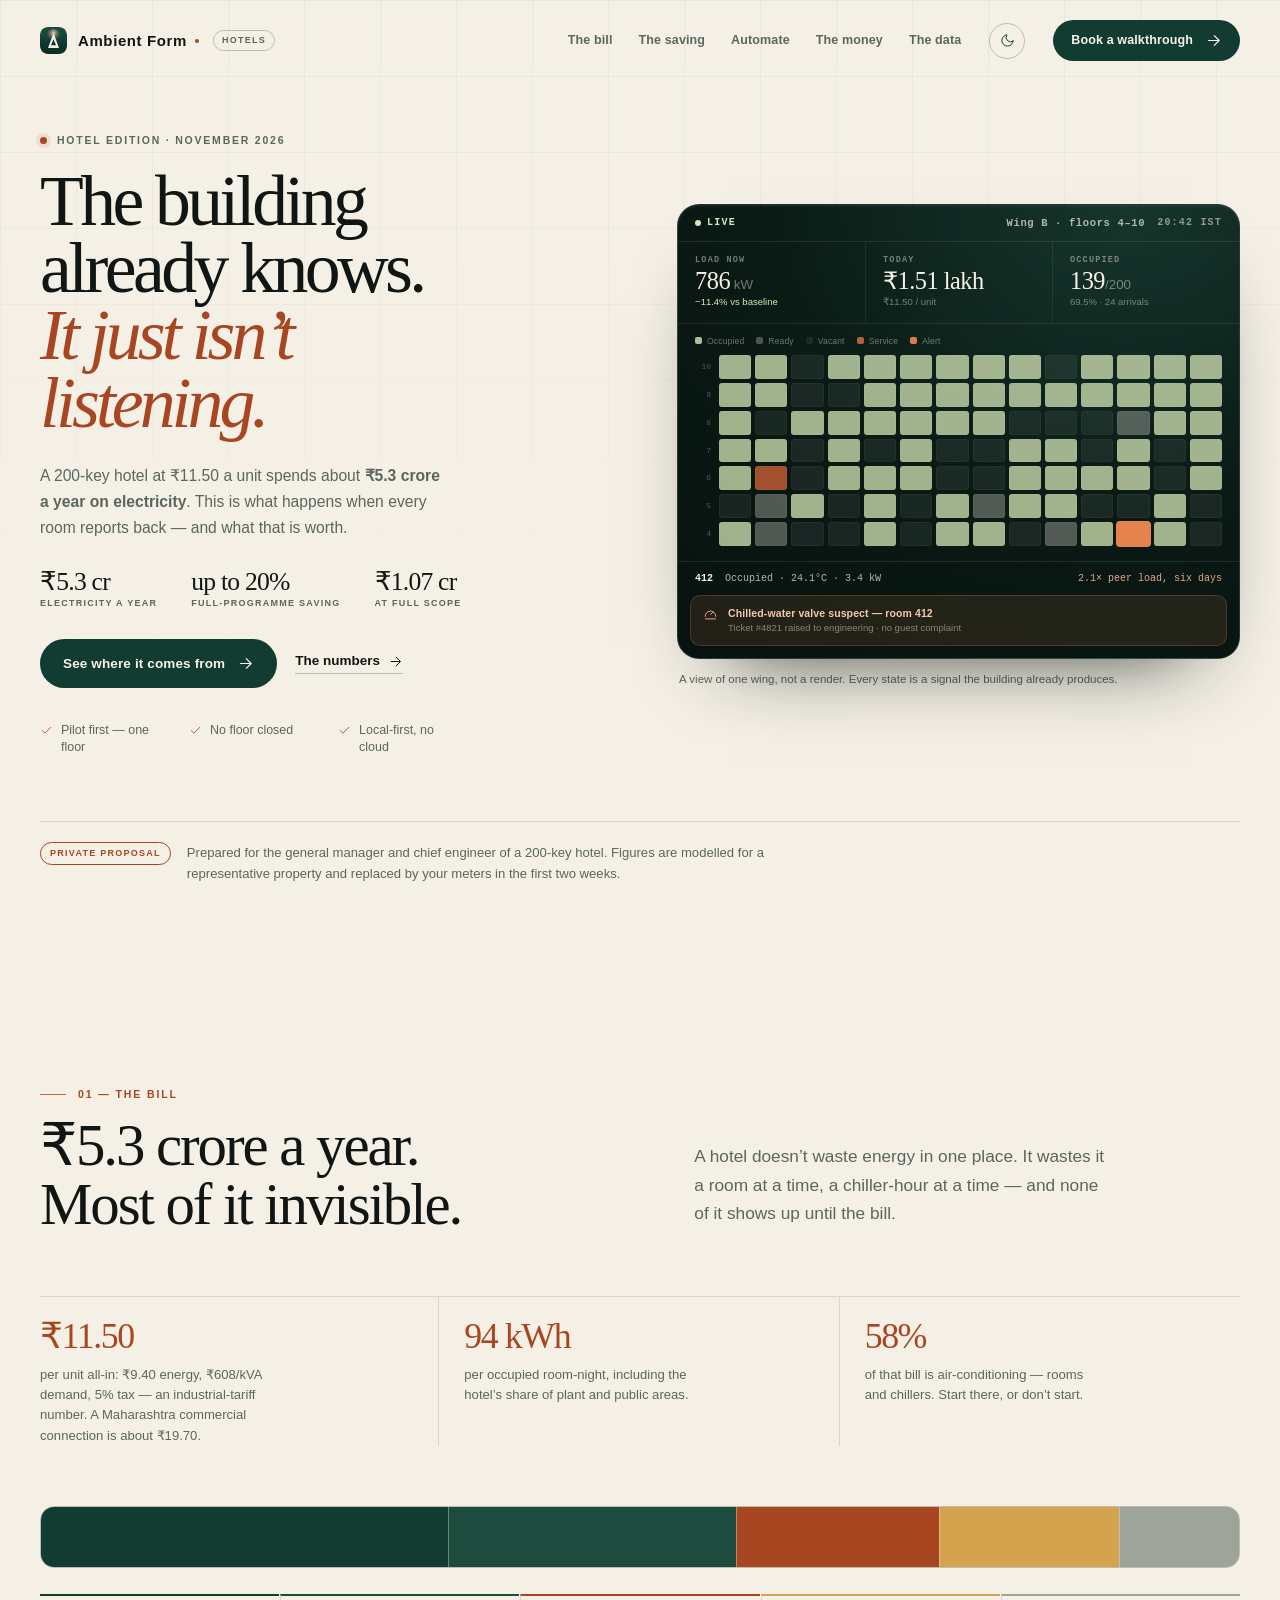
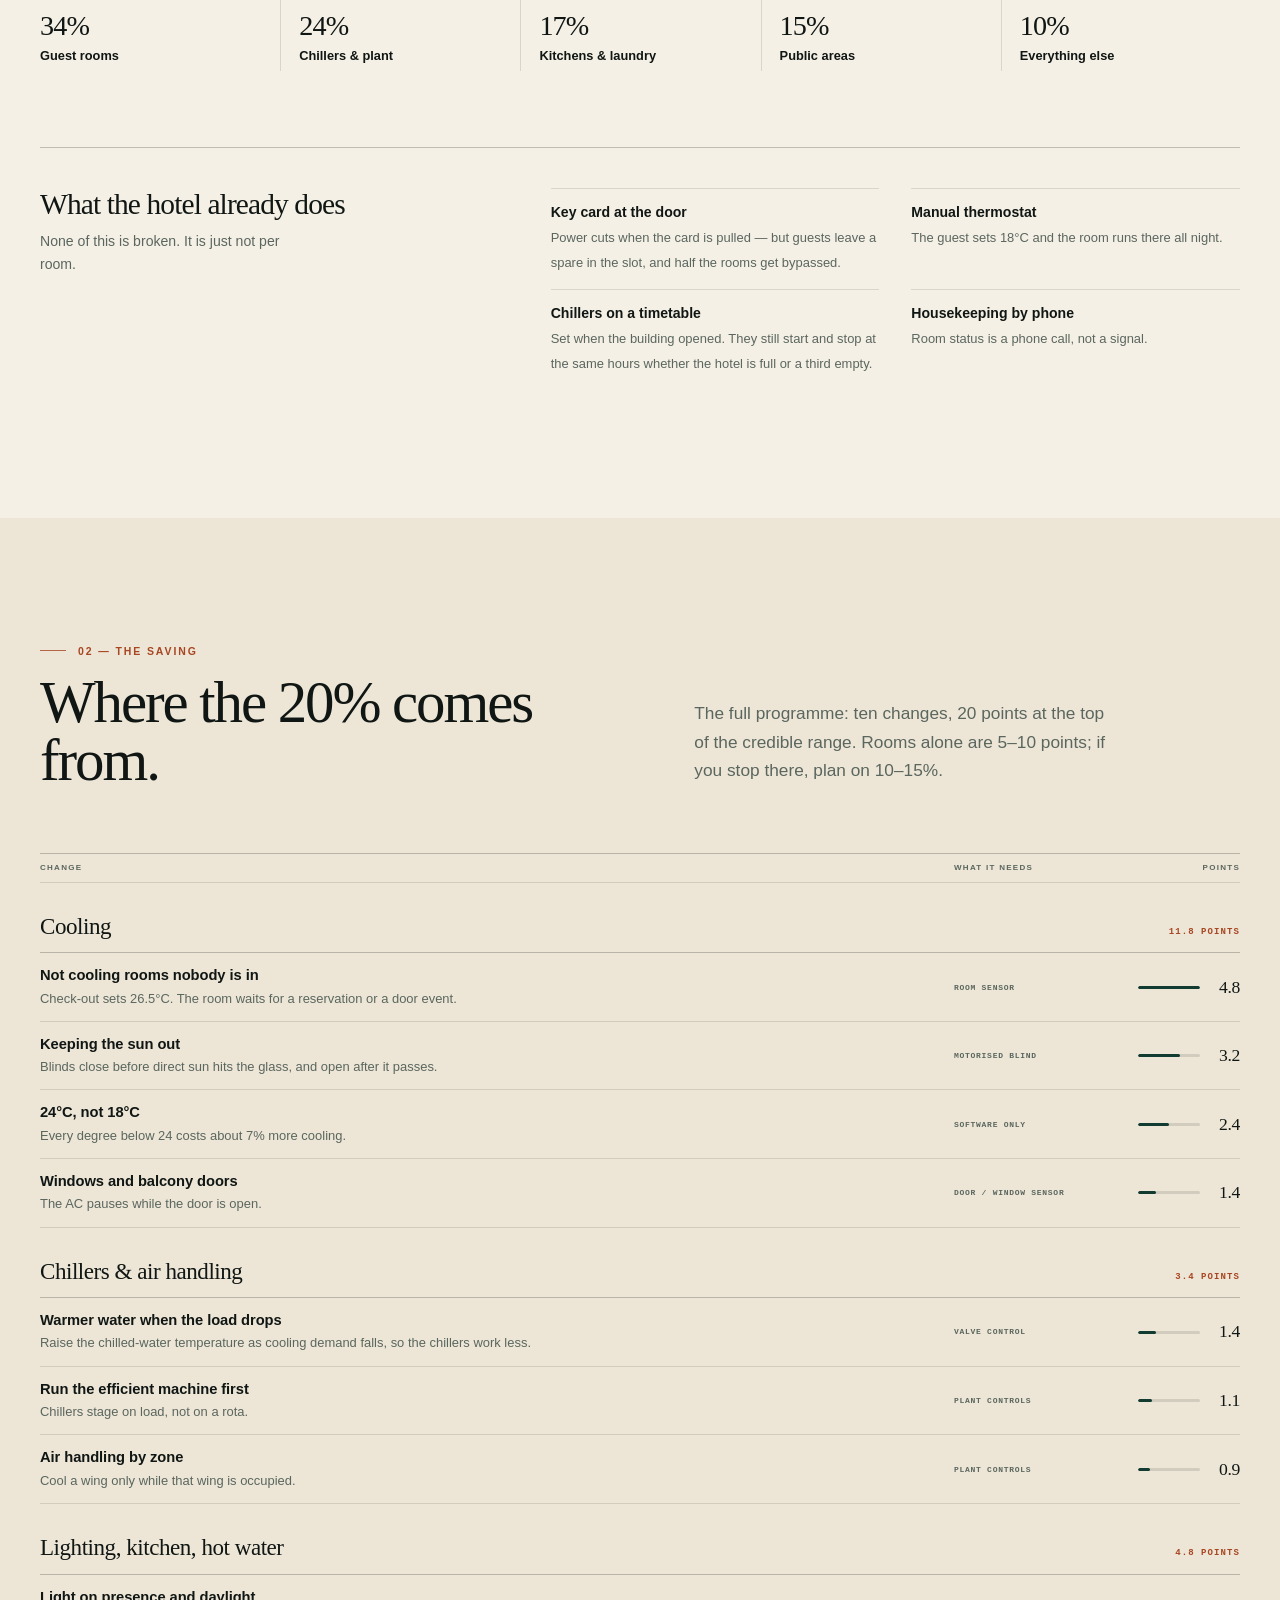
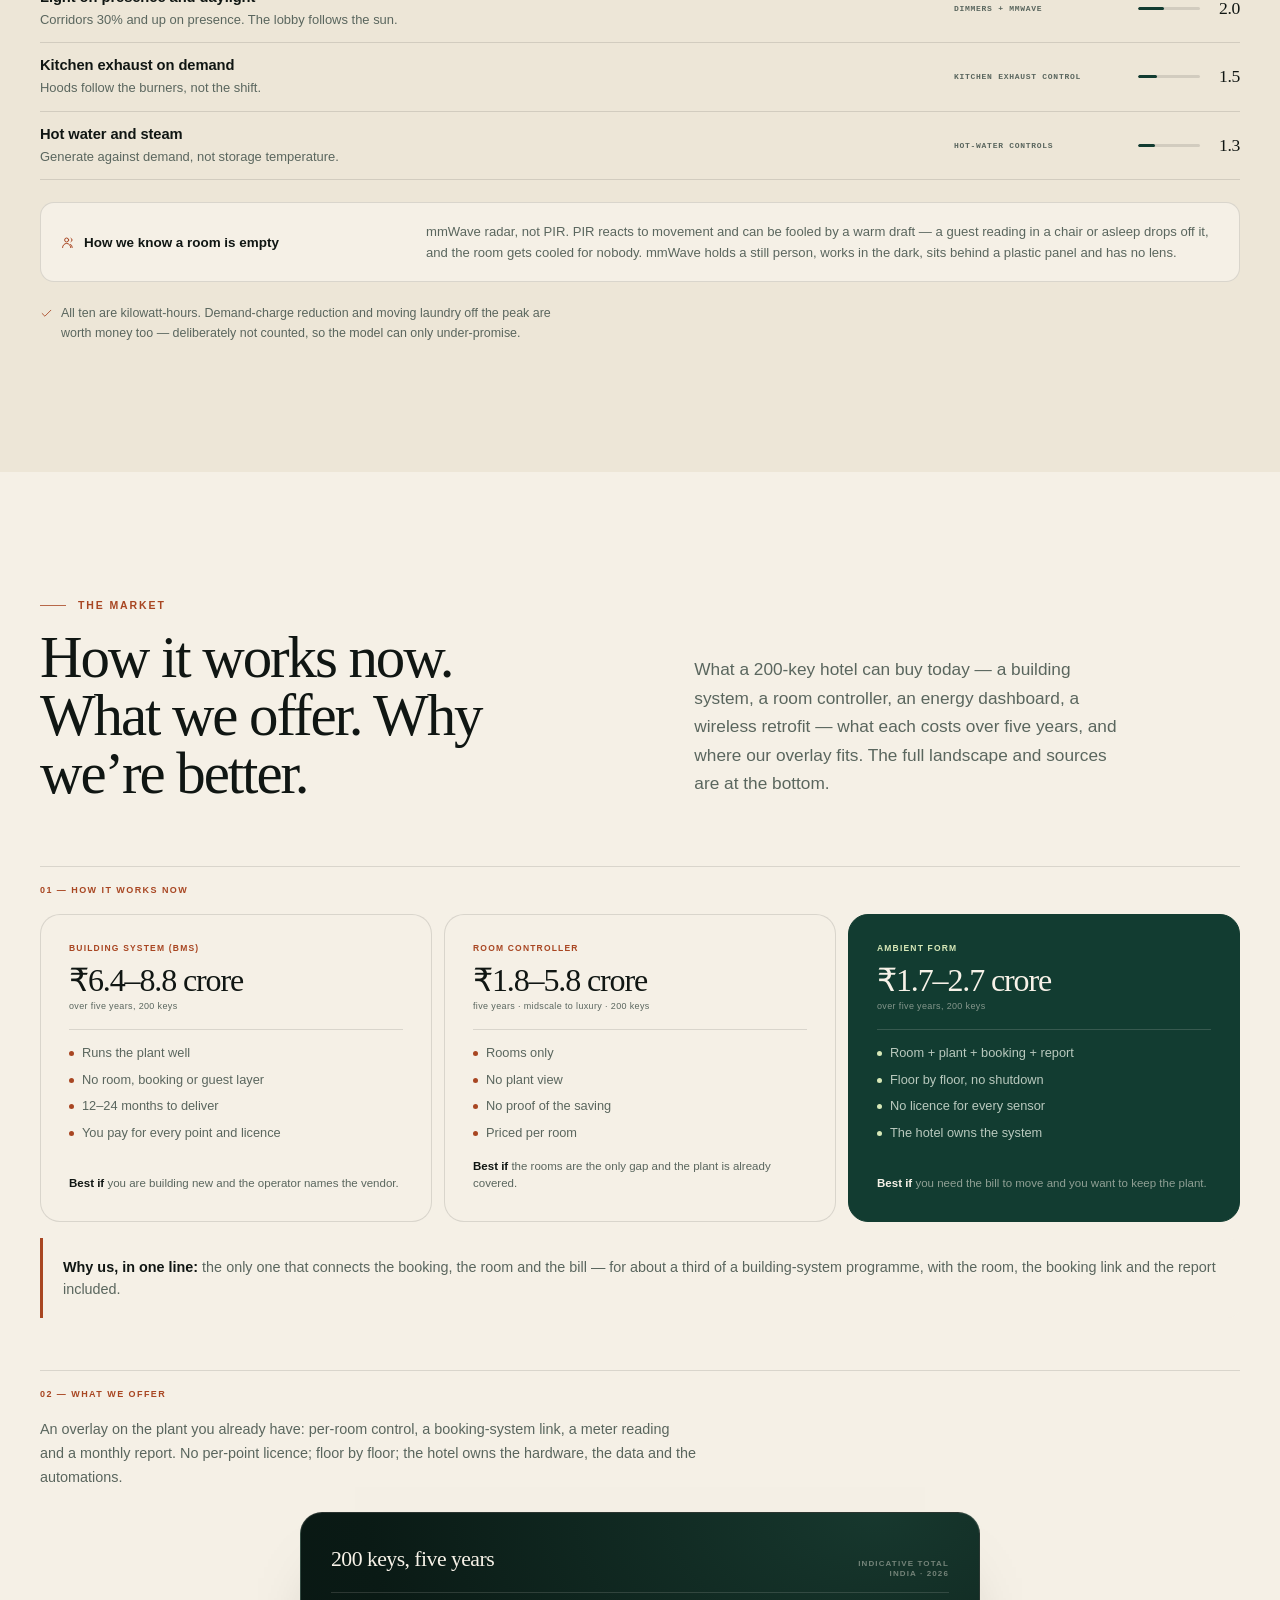
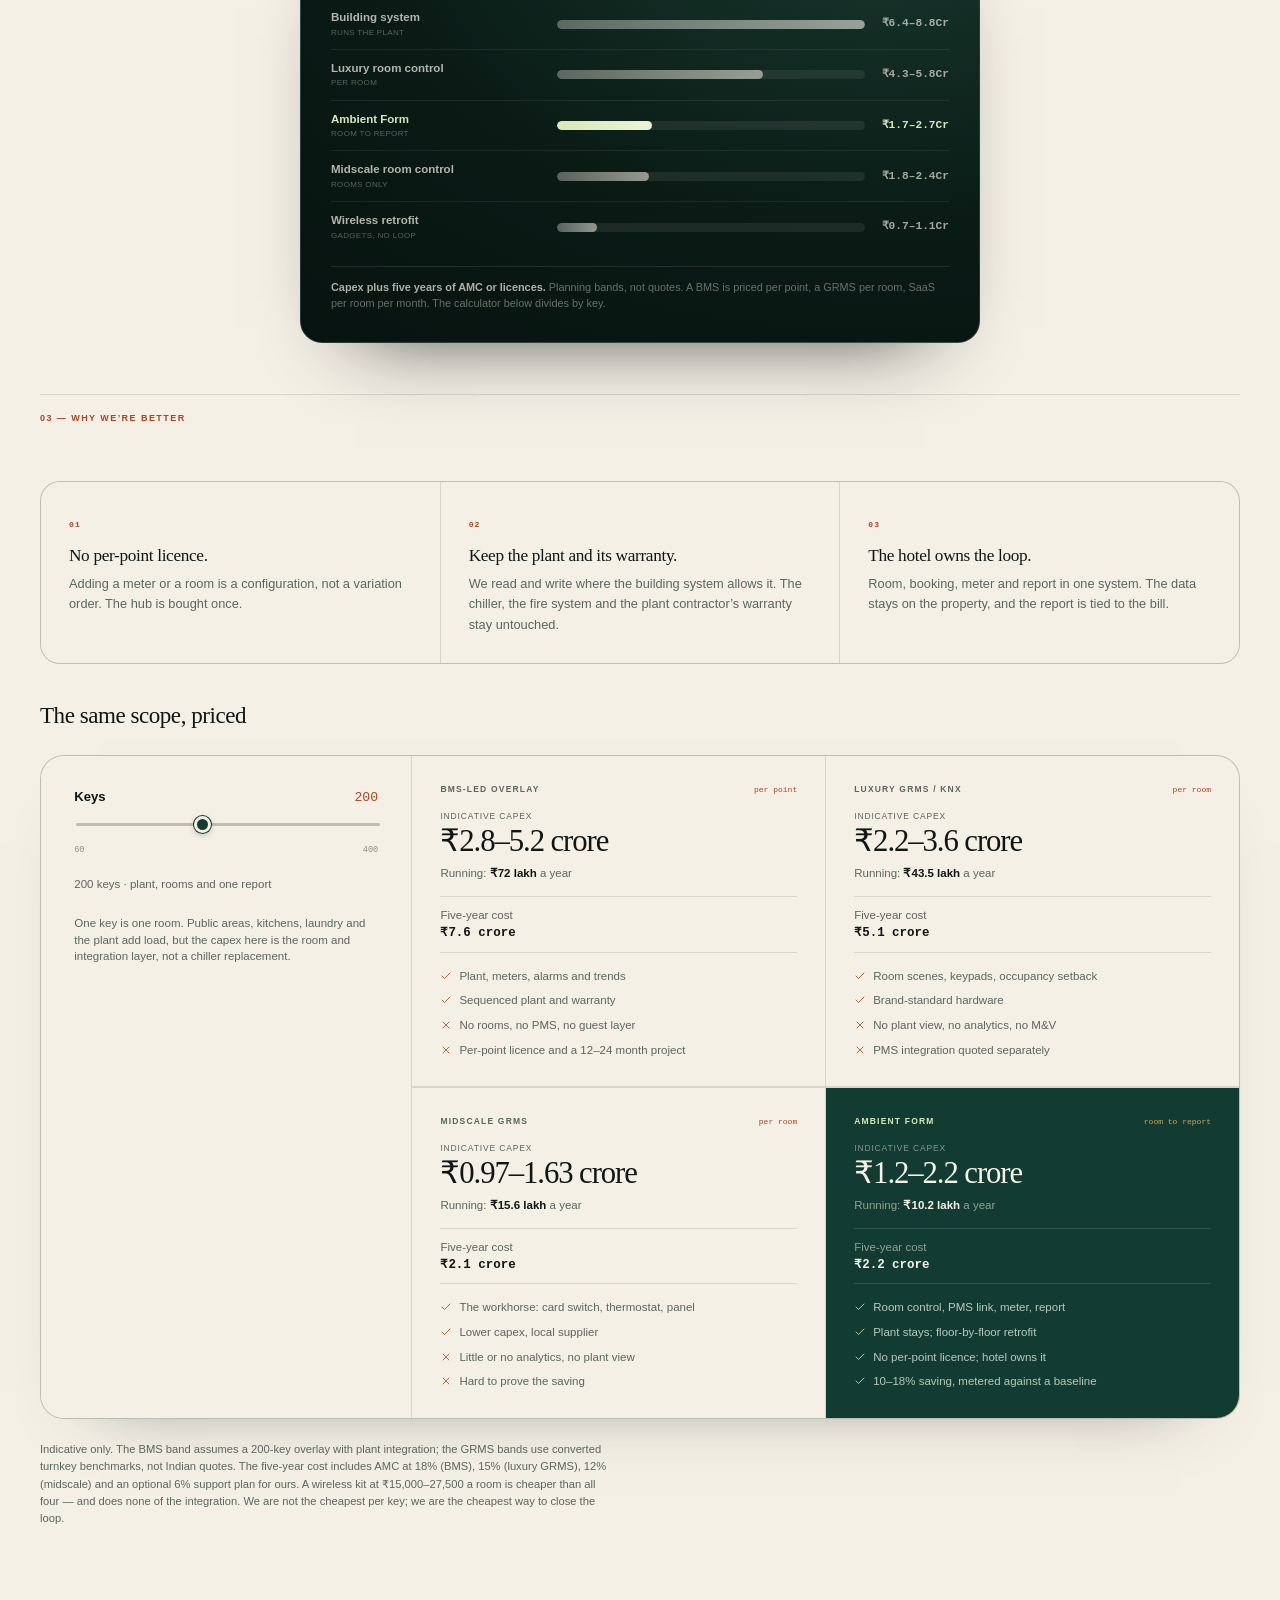
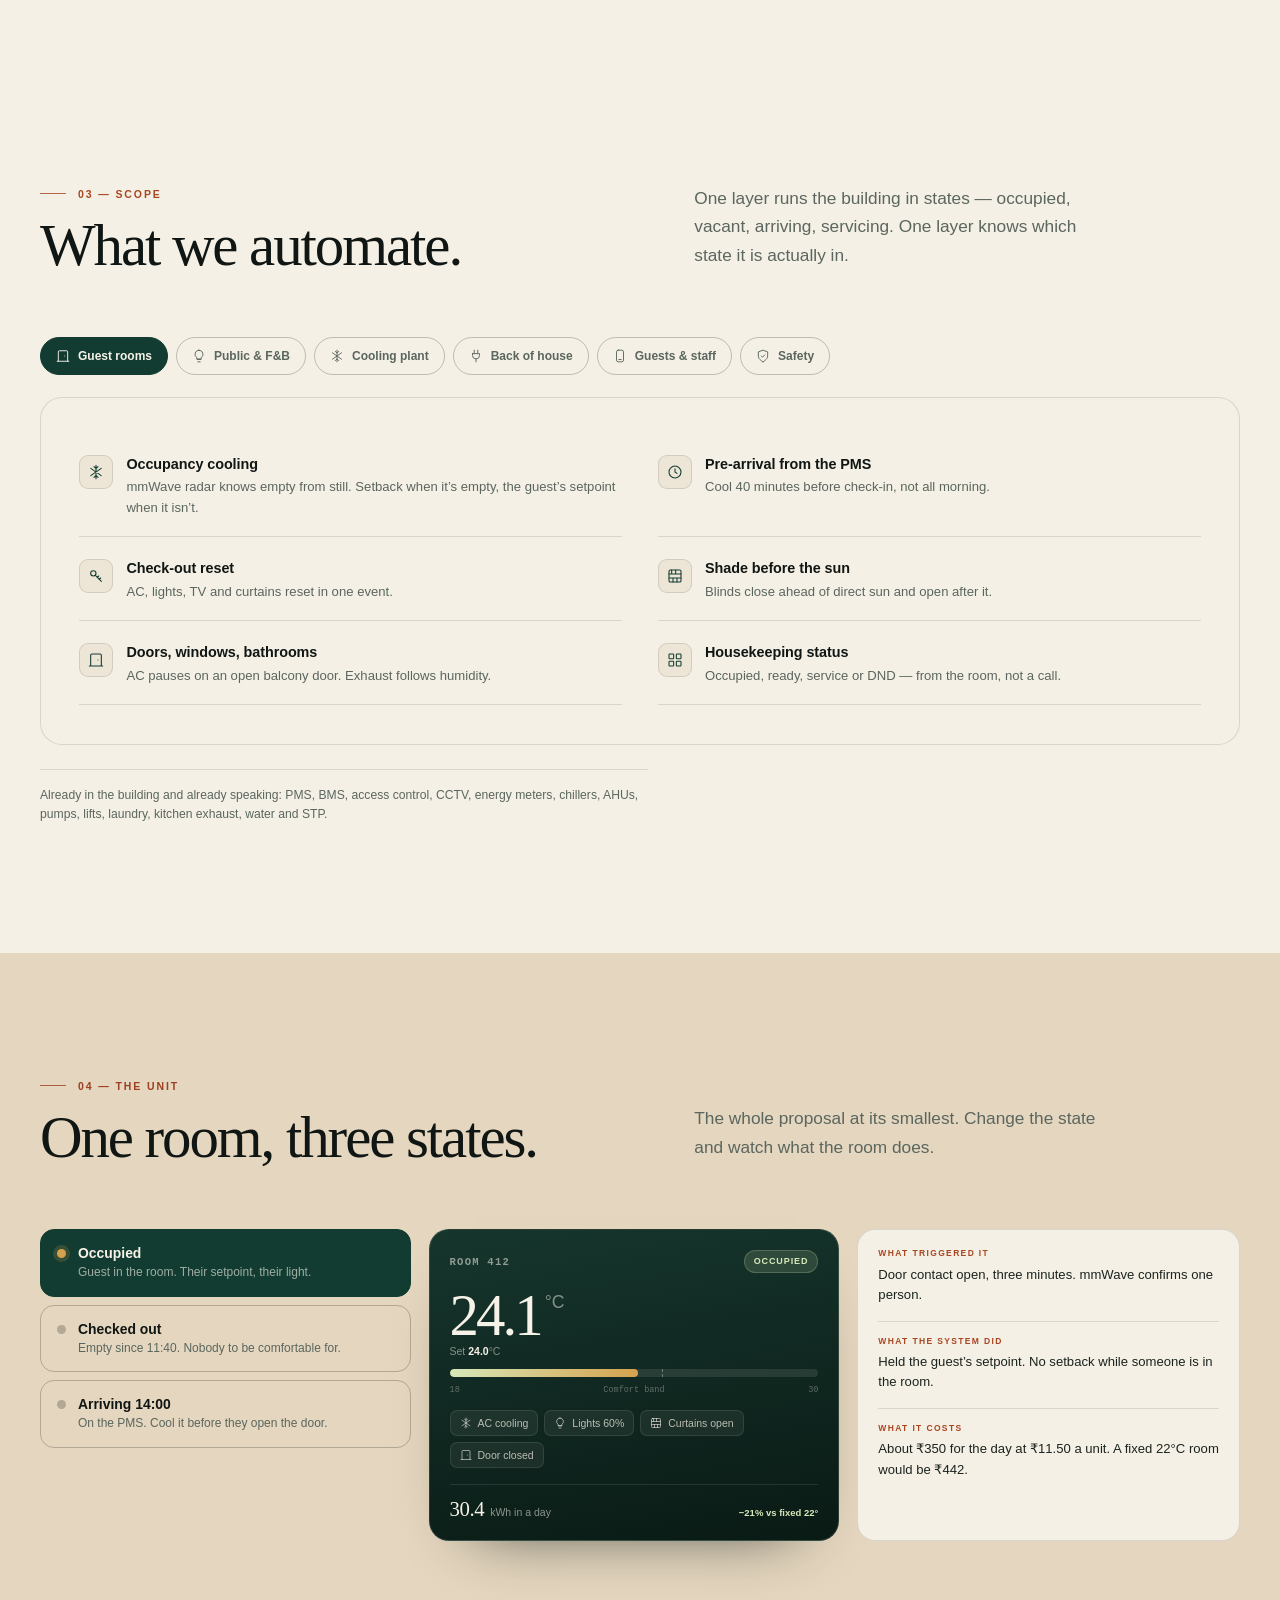
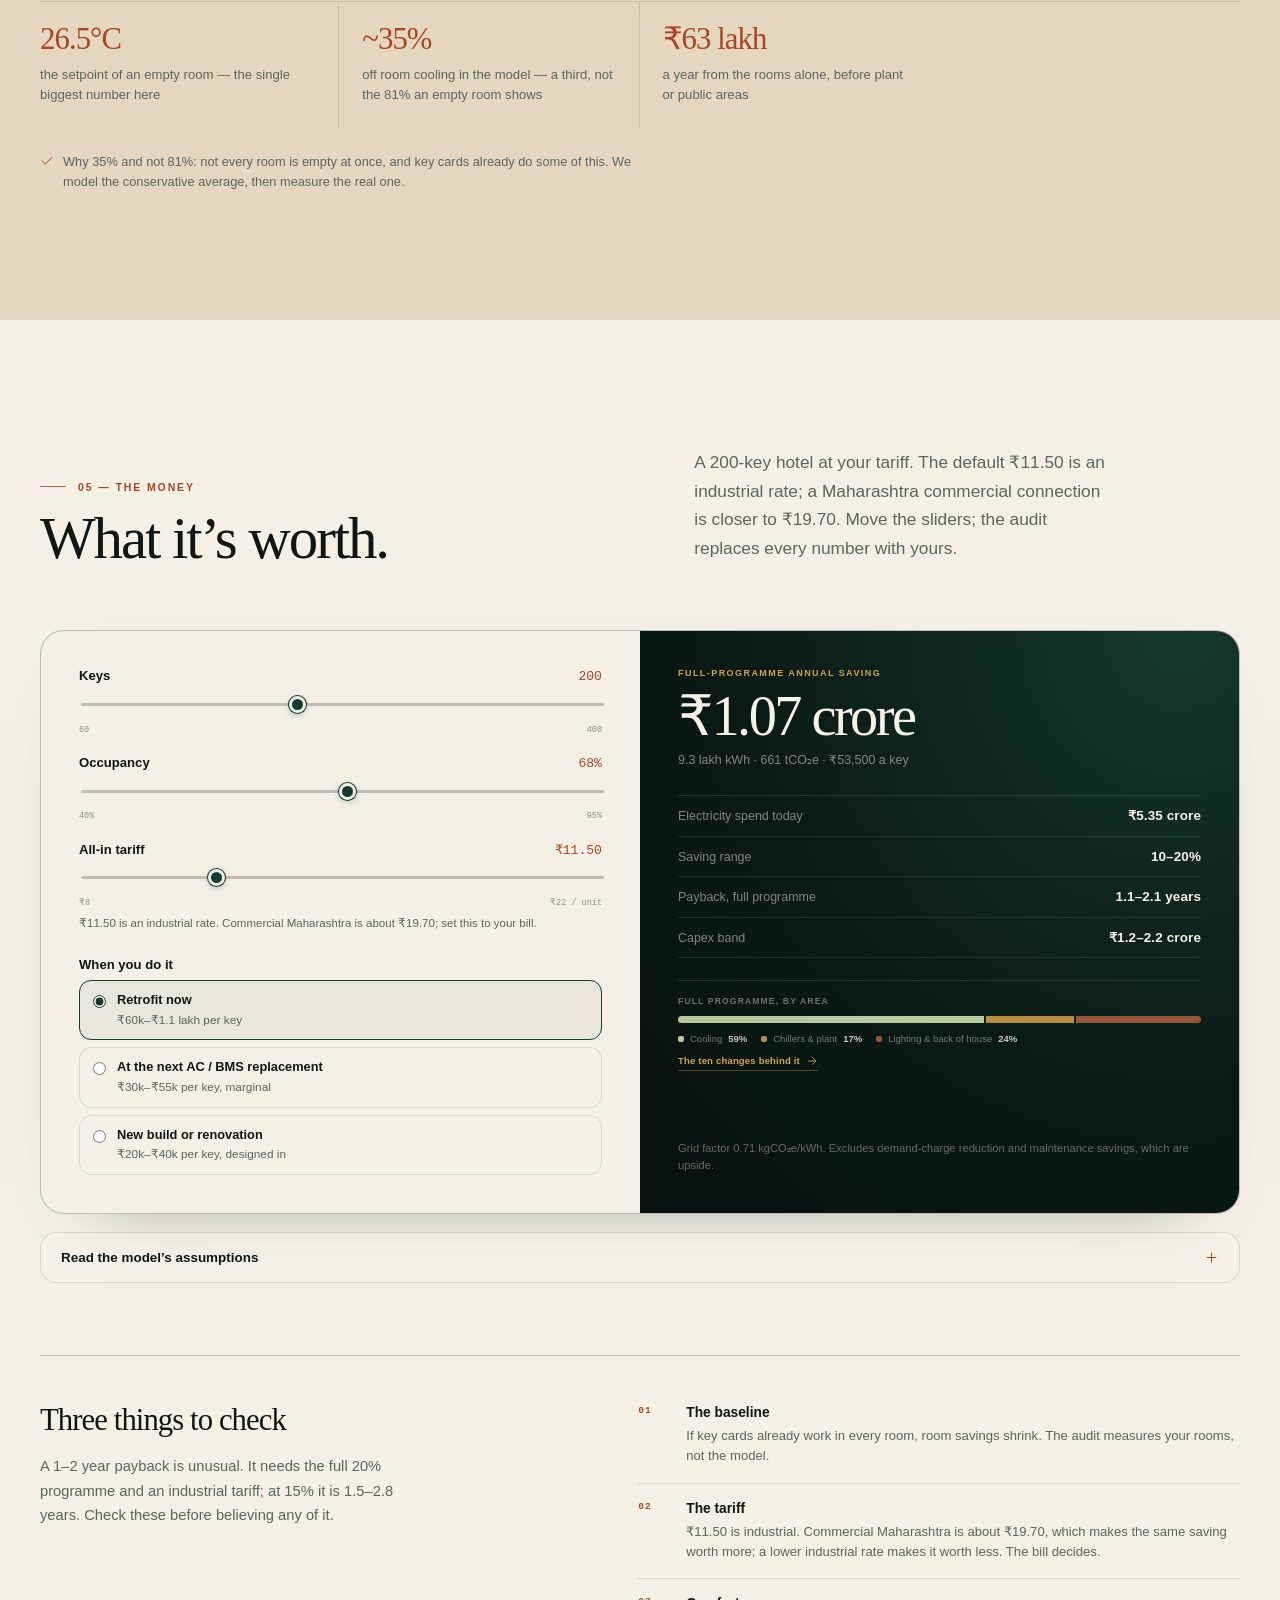
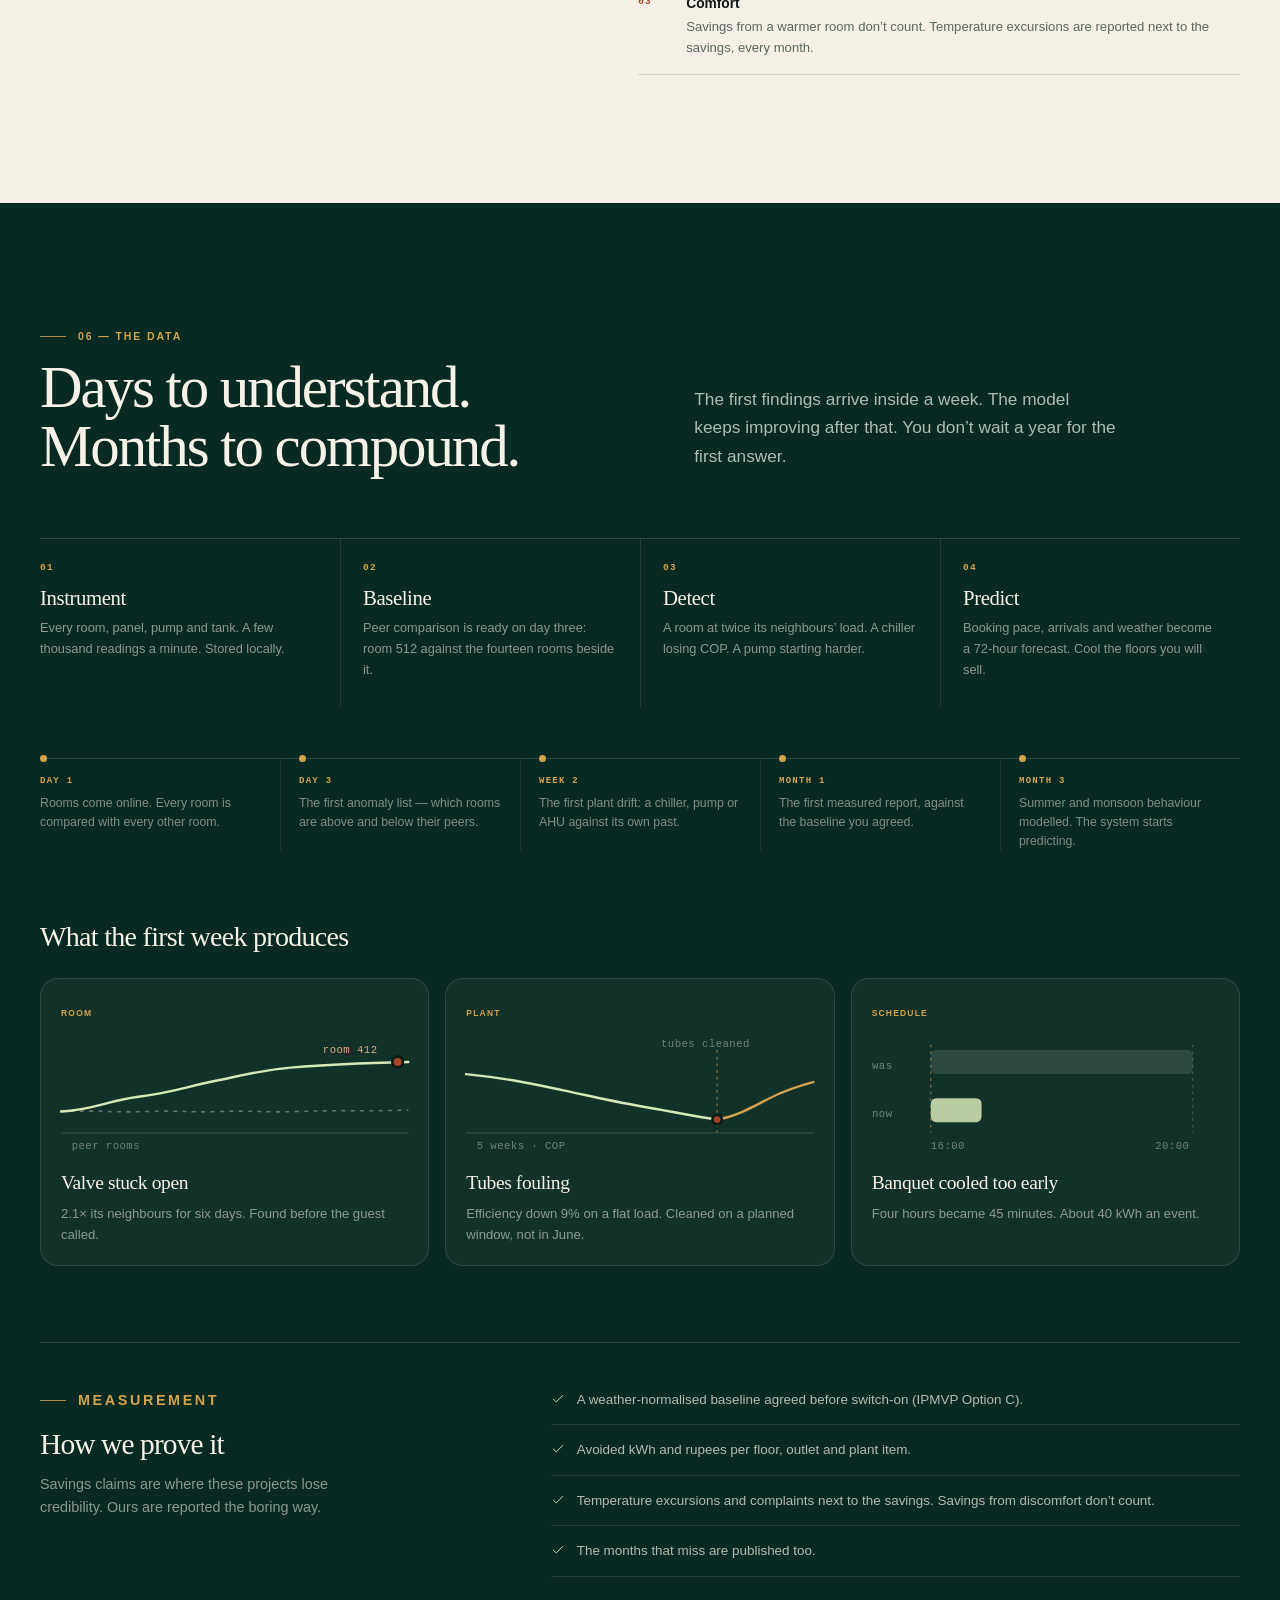
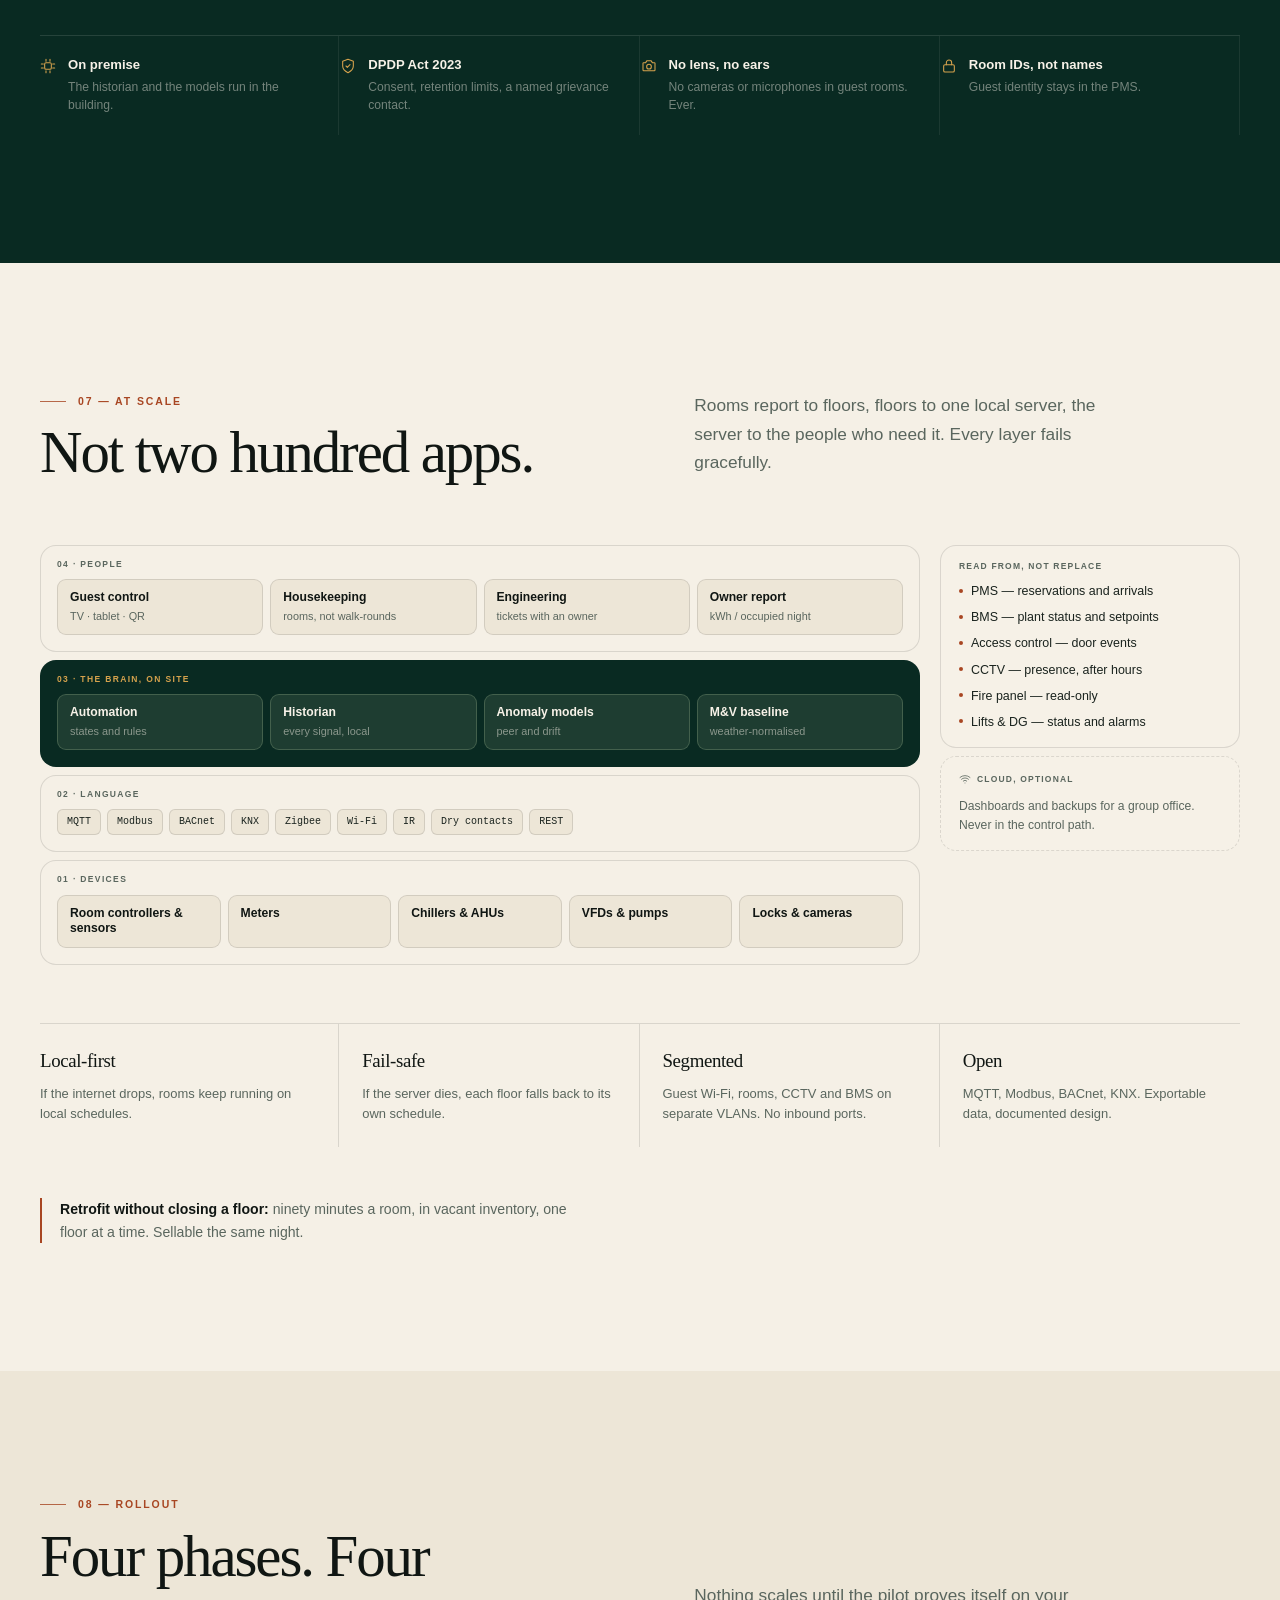
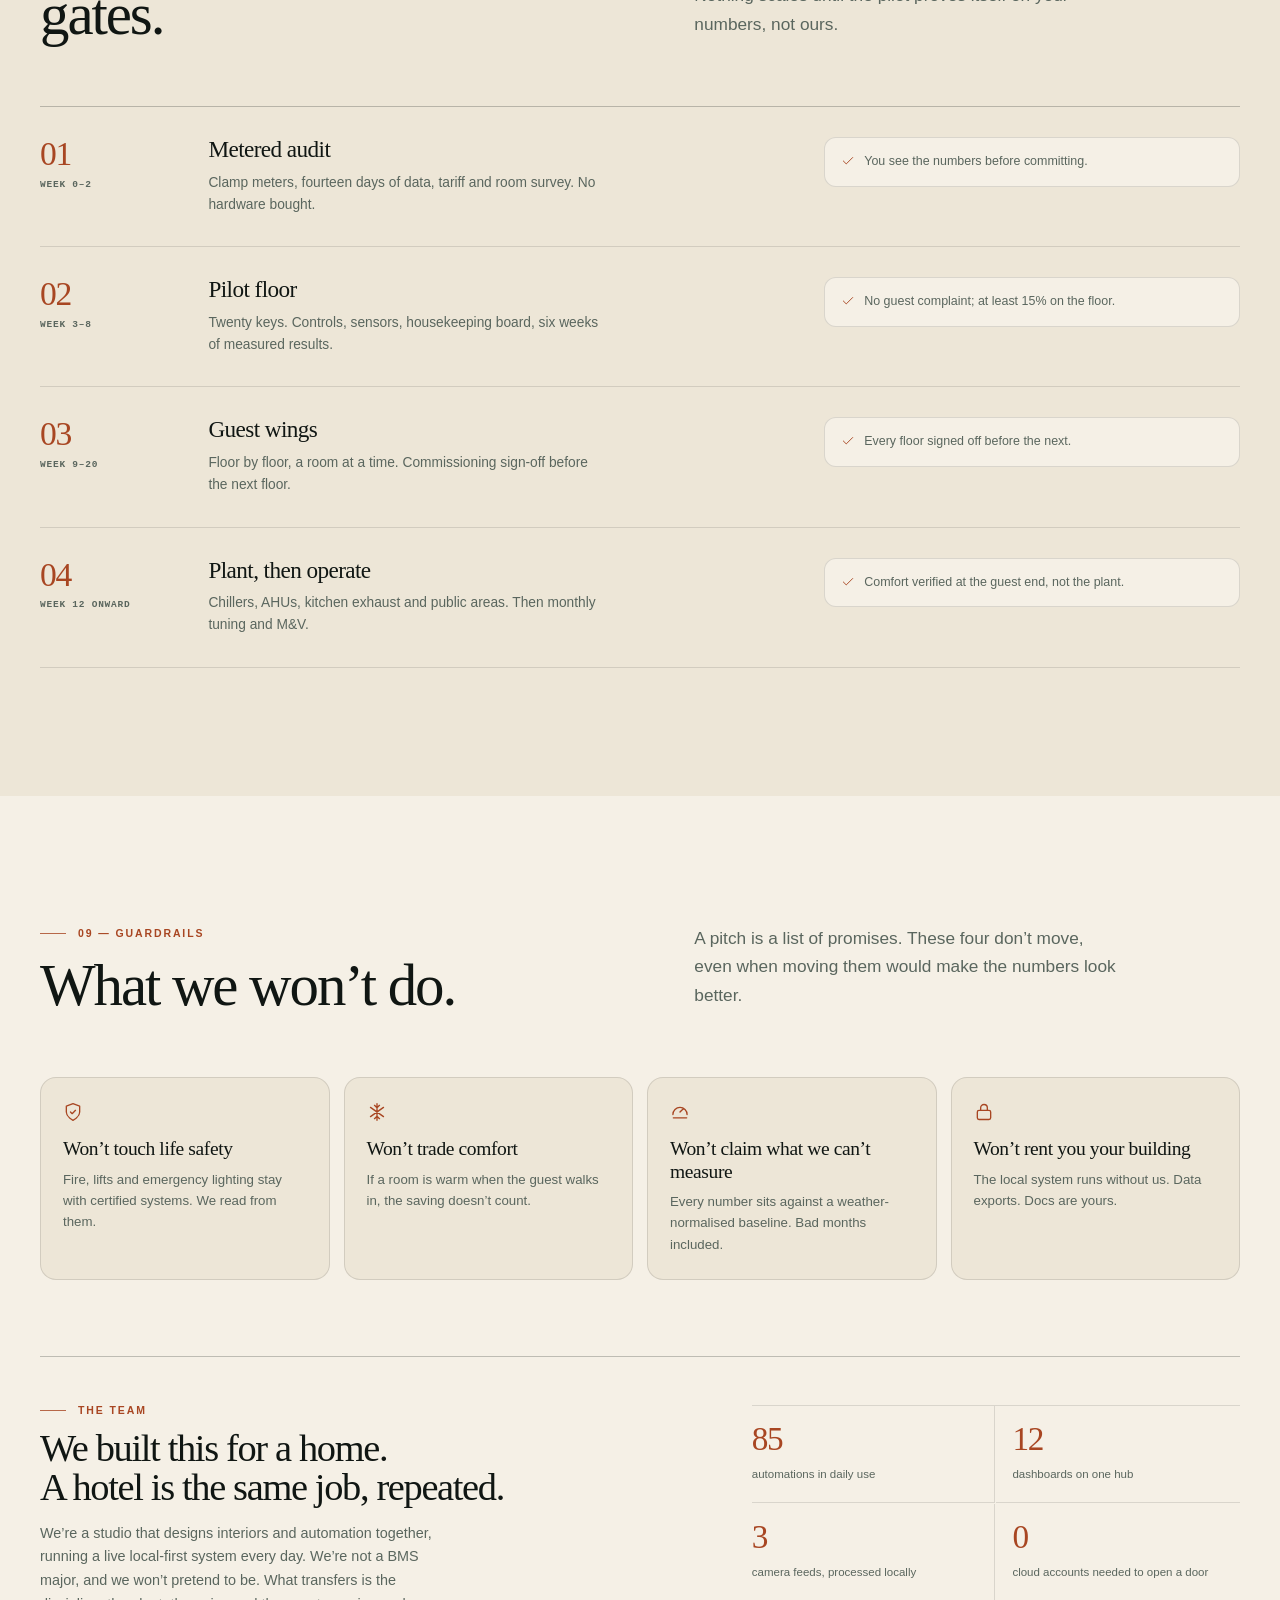
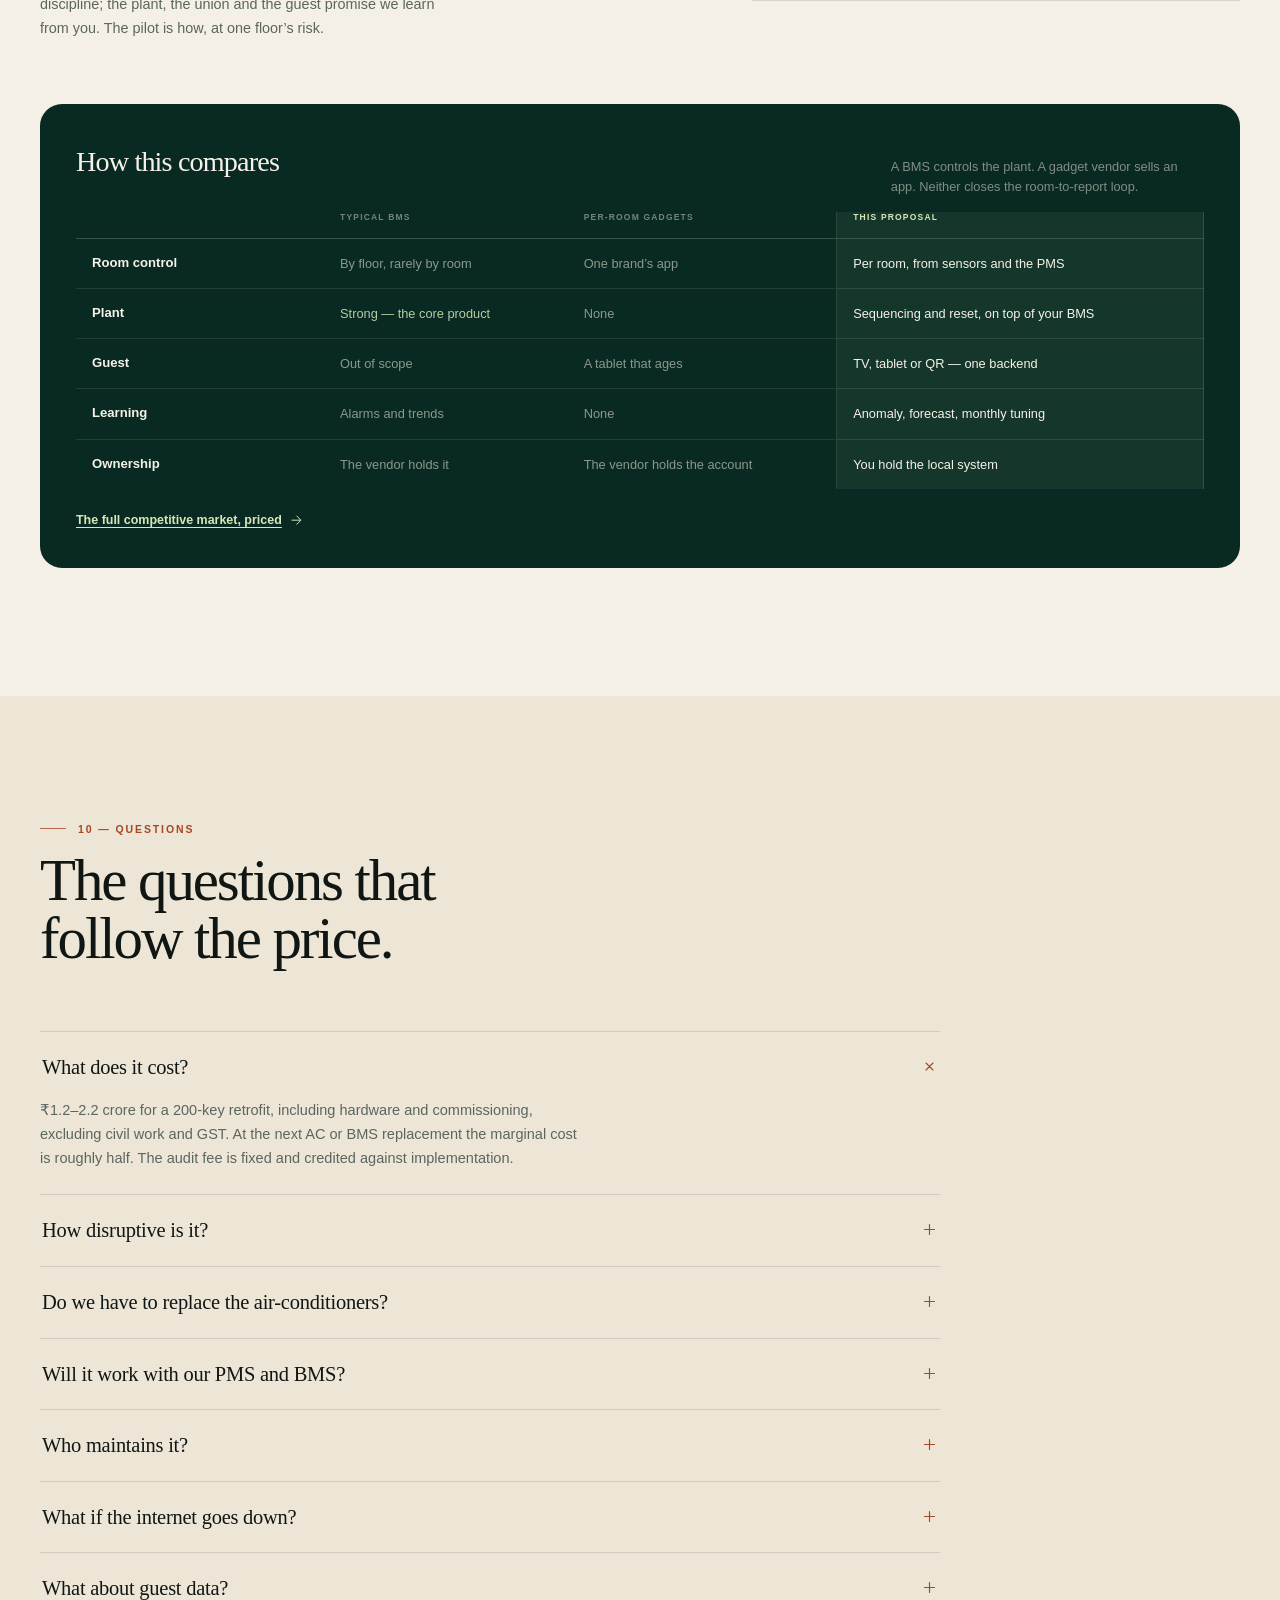
<file: hotels/index.html>
<!DOCTYPE html>
<html lang="en-IN">
<head>
  <meta charset="utf-8" />
  <meta name="viewport" content="width=device-width, initial-scale=1" />
  <title>Hotel automation — a 200-key hotel | Ambient Form Studio</title>
  <meta name="description" content="A 200-key hotel at ₹11.50 a unit spends about ₹5.3 crore a year on electricity. A proposal for what to automate, where the full-programme 20% comes from, and what it is worth against a metered baseline." />
  <meta name="robots" content="noindex, nofollow, noarchive" />
  <meta name="theme-color" content="#f5f0e6" />
  <meta name="color-scheme" content="light" />
  <link rel="icon" href="../assets/mark.svg" type="image/svg+xml" />
  <link rel="canonical" href="https://araa47.github.io/rsmn-site/hotels/" />
  <link rel="stylesheet" href="../styles.css?v=20261106a" />
  <link rel="stylesheet" href="../proposal.css?v=20261106b" />
  <link rel="stylesheet" href="../market.css?v=20261106c" />

  <meta property="og:type" content="website" />
  <meta property="og:url" content="https://araa47.github.io/rsmn-site/hotels/" />
  <meta property="og:site_name" content="Ambient Form Studio" />
  <meta property="og:title" content="Hotel automation — a proposal for a 200-key property" />
  <meta property="og:description" content="What can be automated, what it is worth, and what a year of building data is actually good for. A local-first proposal from Ambient Form Studio." />
  <meta property="og:image" content="https://araa47.github.io/rsmn-site/assets/og.png?v=2" />
  <meta property="og:image:alt" content="Ambient Form Studio — hotel automation proposal." />
  <meta property="og:locale" content="en_IN" />
  <meta name="twitter:card" content="summary_large_image" />
  <meta name="twitter:title" content="Hotel automation — a proposal for a 200-key property" />
  <meta name="twitter:description" content="What can be automated, what it is worth, and what a year of building data is actually good for." />
  <meta name="twitter:image" content="https://araa47.github.io/rsmn-site/assets/og.png?v=2" />

  <script>
    document.documentElement.classList.add('js');
    (function () {
      try {
        var stored = localStorage.getItem('rsmn-theme');
        var dark = stored ? stored === 'dark' : window.matchMedia('(prefers-color-scheme: dark)').matches;
        document.documentElement.dataset.theme = dark ? 'dark' : 'light';
      } catch (e) {}
    })();
  </script>
</head>
<body>
  <a class="skip" href="#main">Skip to content</a>

  <!-- icon sprite: no external requests -->
  <svg xmlns="http://www.w3.org/2000/svg" class="sr-only" aria-hidden="true" focusable="false">
    <symbol id="i-arrow" viewBox="0 0 24 24"><path d="M5 12h14"/><path d="m13 5 7 7-7 7"/></symbol>
    <symbol id="i-check" viewBox="0 0 24 24"><path d="M20 6 9 17l-5-5"/></symbol>
    <symbol id="i-x" viewBox="0 0 24 24"><path d="M18 6 6 18M6 6l12 12"/></symbol>
    <symbol id="i-spark" viewBox="0 0 24 24"><path d="m12 3 1.9 5.1L19 10l-5.1 1.9L12 17l-1.9-5.1L5 10l5.1-1.9L12 3Z"/><path d="M19 16l.7 1.9L21.5 19l-1.8.7L19 21.5l-.7-1.8L16.5 19l1.8-1.1L19 16Z"/></symbol>
    <symbol id="i-shield" viewBox="0 0 24 24"><path d="M12 22s8-4 8-10V5l-8-3-8 3v7c0 6 8 10 8 10Z"/><path d="m9 12 2 2 4-4"/></symbol>
    <symbol id="i-bulb" viewBox="0 0 24 24"><path d="M9 18h6M10 22h4"/><path d="M12 2a7 7 0 0 0-4 12.6V17h8v-2.4A7 7 0 0 0 12 2Z"/></symbol>
    <symbol id="i-snow" viewBox="0 0 24 24"><path d="M12 2v20M4.2 6.5l15.6 11M19.8 6.5l-15.6 11M9 4l3 3 3-3M9 20l3-3 3 3"/></symbol>
    <symbol id="i-film" viewBox="0 0 24 24"><rect x="3" y="4" width="18" height="16" rx="2"/><path d="M7 4v16M17 4v16M3 9h4M3 15h4M17 9h4M17 15h4"/></symbol>
    <symbol id="i-blinds" viewBox="0 0 24 24"><rect x="3" y="3" width="18" height="18" rx="2"/><path d="M3 9h18M3 15h18M7 3v6M13 3v6M9 15v6M15 15v6"/></symbol>
    <symbol id="i-bolt" viewBox="0 0 24 24"><path d="m13 2-9 12h7l-1 8 9-12h-7l1-8Z"/></symbol>
    <symbol id="i-mic" viewBox="0 0 24 24"><rect x="9" y="2" width="6" height="12" rx="3"/><path d="M5 10a7 7 0 0 0 14 0M12 19v3M8 22h8"/></symbol>
    <symbol id="i-moon" viewBox="0 0 24 24"><path d="M21 12.8A9 9 0 1 1 11.2 3a7 7 0 0 0 9.8 9.8Z"/></symbol>
    <symbol id="i-camera" viewBox="0 0 24 24"><path d="M4 7h3l2-3h6l2 3h3a1 1 0 0 1 1 1v10a1 1 0 0 1-1 1H4a1 1 0 0 1-1-1V8a1 1 0 0 1 1-1Z"/><circle cx="12" cy="13" r="3.5"/></symbol>
    <symbol id="i-lock" viewBox="0 0 24 24"><rect x="4" y="10" width="16" height="11" rx="2"/><path d="M8 10V7a4 4 0 0 1 8 0v3"/></symbol>
    <symbol id="i-wifi" viewBox="0 0 24 24"><path d="M2 8.8a15 15 0 0 1 20 0M5 12.5a10 10 0 0 1 14 0M8.5 16a5 5 0 0 1 7 0M12 20h.01"/></symbol>
    <symbol id="i-home" viewBox="0 0 24 24"><path d="m3 10 9-7 9 7v10a1 1 0 0 1-1 1h-5v-6H9v6H4a1 1 0 0 1-1-1V10Z"/></symbol>
    <symbol id="i-message" viewBox="0 0 24 24"><path d="M21 11.5a8.5 8.5 0 0 1-8.5 8.5H8l-5 3 1.2-5.2A8.5 8.5 0 1 1 21 11.5Z"/></symbol>
    <symbol id="i-plus" viewBox="0 0 24 24"><path d="M12 5v14M5 12h14"/></symbol>
    <symbol id="i-plug" viewBox="0 0 24 24"><path d="M9 2v6M15 2v6M6 8h12v3a6 6 0 0 1-12 0V8ZM12 17v5"/></symbol>
    <symbol id="i-remote" viewBox="0 0 24 24"><rect x="7" y="2" width="10" height="20" rx="3"/><path d="M10 6h4M10 9h4M10 13h.01M14 13h.01M10 16h.01M14 16h.01"/></symbol>
    <symbol id="i-layers" viewBox="0 0 24 24"><path d="m12 2 9 5-9 5-9-5 9-5Z"/><path d="m3 12 9 5 9-5M3 17l9 5 9-5"/></symbol>
    <symbol id="i-grid" viewBox="0 0 24 24"><rect x="3" y="3" width="7" height="7" rx="1"/><rect x="14" y="3" width="7" height="7" rx="1"/><rect x="3" y="14" width="7" height="7" rx="1"/><rect x="14" y="14" width="7" height="7" rx="1"/></symbol>
    <symbol id="i-cpu" viewBox="0 0 24 24"><rect x="7" y="7" width="10" height="10" rx="2"/><path d="M9 2v3M15 2v3M9 19v3M15 19v3M2 9h3M2 15h3M19 9h3M19 15h3"/></symbol>
    <symbol id="i-play" viewBox="0 0 24 24"><path d="m8 5 11 7-11 7V5Z"/></symbol>
    <symbol id="i-key" viewBox="0 0 24 24"><circle cx="8" cy="8" r="4"/><path d="m11 11 9 9M17 17l2-2M14 14l2-2"/></symbol>
    <symbol id="i-router" viewBox="0 0 24 24"><rect x="2" y="13" width="20" height="7" rx="2"/><path d="M6 16h.01M10 16h.01M12 13V9"/><path d="M8 6a6 6 0 0 1 8 0"/></symbol>
    <symbol id="i-sun" viewBox="0 0 24 24"><circle cx="12" cy="12" r="4"/><path d="M12 2v2M12 20v2M4.9 4.9l1.4 1.4M17.7 17.7l1.4 1.4M2 12h2M20 12h2M4.9 19.1l1.4-1.4M17.7 6.3l1.4-1.4"/></symbol>
    <symbol id="i-door" viewBox="0 0 24 24"><path d="M4 21V5a2 2 0 0 1 2-2h12a2 2 0 0 1 2 2v16M2 21h20M15 12h.01"/></symbol>
    <symbol id="i-smartphone" viewBox="0 0 24 24"><rect x="6" y="2" width="12" height="20" rx="3"/><path d="M10 18h4"/></symbol>
    <symbol id="i-droplet" viewBox="0 0 24 24"><path d="M12 2.7 6.3 9a7.7 7.7 0 1 0 11.4 0L12 2.7Z"/></symbol>
    <symbol id="i-gauge" viewBox="0 0 24 24"><path d="M20.5 15a8.5 8.5 0 1 0-17 0"/><path d="m12 12 4-4"/><path d="M4 19h16"/></symbol>
    <symbol id="i-clock" viewBox="0 0 24 24"><circle cx="12" cy="12" r="9"/><path d="M12 7v5l3 2"/></symbol>
    <symbol id="i-users" viewBox="0 0 24 24"><circle cx="9" cy="8" r="3.2"/><path d="M2.5 20a6.5 6.5 0 0 1 13 0"/><path d="M16 5.2a3.2 3.2 0 0 1 0 5.6M18 20a6.4 6.4 0 0 0-2.6-5.1"/></symbol>
    <symbol id="i-flame" viewBox="0 0 24 24"><path d="M12 22a6 6 0 0 0 6-6c0-4-3-6-4.5-9.5C12.9 4.5 13 2 13 2S8 6 8 11c-1.6.6-2.5 2-2.5 3.6C5.5 18.5 8 22 12 22Z"/></symbol>
  </svg>

  <header class="site-header" id="site-header">
    <div class="wrap header__inner">
      <a class="brand" href="../index.html" aria-label="Ambient Form Studio — back to the studio site">
        <img class="brand__mark" src="../assets/mark.svg" width="27" height="27" alt="" />
        <span class="brand__word">Ambient Form</span>
        <span class="brand__tag">Hotels</span>
      </a>
      <nav class="nav" aria-label="Sections of this proposal">
        <a href="#case">The bill</a>
        <a href="#savings">The saving</a>
        <a href="#scope">Automate</a>
        <a href="#money">The money</a>
        <a href="#data">The data</a>
      </nav>
      <button class="theme-toggle" id="themeToggle" type="button" aria-label="Switch to dark mode" aria-pressed="false">
        <svg class="icon" aria-hidden="true"><use href="#i-moon"/></svg>
      </button>
      <div class="header__cta">
        <a class="btn btn--sm" href="https://wa.me/85293177819?text=Hi%20Ambient%20Form%2C%20I%27d%20like%20to%20talk%20about%20automation%20for%20a%20hotel." target="_blank" rel="noopener">
          Book a walkthrough
          <svg class="icon" aria-hidden="true"><use href="#i-arrow"/></svg>
        </a>
      </div>
      <button class="menu-btn" type="button" aria-expanded="false" aria-controls="mobile-menu" aria-label="Open menu">
        <span></span><span></span>
      </button>
    </div>
  </header>

  <nav class="mobile-menu" id="mobile-menu" aria-label="Mobile">
    <a href="#case">The bill</a>
    <a href="#savings">The saving</a>
    <a href="#scope">What we automate</a>
    <a href="#room">One room, three states</a>
    <a href="#money">The money</a>
    <a href="#data">The data loop</a>
    <a href="#scale">At scale</a>
    <a href="#rollout">Rollout</a>
    <a href="#guardrails">Guardrails</a>
    <a href="#faq">Questions</a>
    <a href="#market">Competitive market</a>
    <a href="#research">Research</a>
    <a href="../index.html">Studio site</a>
    <a class="btn" href="https://wa.me/85293177819?text=Hi%20Ambient%20Form%2C%20I%27d%20like%20to%20talk%20about%20automation%20for%20a%20hotel." target="_blank" rel="noopener">
      Book a walkthrough
      <svg class="icon" aria-hidden="true"><use href="#i-arrow"/></svg>
    </a>
  </nav>

  <main id="main">
    <!-- ============================== hero ============================== -->
    <section class="h-hero" id="top">
      <div class="wrap">
        <div class="h-hero__grid">
          <div class="h-hero__copy">
            <p class="eyebrow">Hotel edition · November 2026</p>
            <h1>The building<br />already knows.<br /><em>It just isn’t<br />listening.</em></h1>
            <p class="h-hero__sub">
              A 200-key hotel at ₹11.50 a unit spends about
              <strong>₹5.3 crore a year on electricity</strong>. This is what happens when
              every room reports back — and what that is worth.
            </p>
            <div class="h-hero__stats">
              <div><b>₹5.3 cr</b><span>electricity a year</span></div>
              <div><b>up to 20%</b><span>full-programme saving</span></div>
              <div><b>₹1.07 cr</b><span>at full scope</span></div>
            </div>
            <div class="h-hero__actions">
              <a class="btn" href="#savings">
                See where it comes from
                <svg class="icon" aria-hidden="true"><use href="#i-arrow"/></svg>
              </a>
              <a class="text-link" href="#money">
                The numbers
                <svg class="icon" aria-hidden="true"><use href="#i-arrow"/></svg>
              </a>
            </div>
            <ul class="h-hero__proof">
              <li><svg class="icon" aria-hidden="true"><use href="#i-check"/></svg> Pilot first — one floor</li>
              <li><svg class="icon" aria-hidden="true"><use href="#i-check"/></svg> No floor closed</li>
              <li><svg class="icon" aria-hidden="true"><use href="#i-check"/></svg> Local-first, no cloud</li>
            </ul>
          </div>

          <div class="h-hero__visual">
            <figure class="ops-fig">
              <div class="ops">
                <div class="ops__bar">
                  <span class="ops__live"><i aria-hidden="true"></i> Live</span>
                  <span class="ops__title">Wing B · floors 4–10</span>
                  <span class="ops__time">20:42 IST</span>
                </div>

                <div class="ops__kpis">
                  <div class="ops__kpi">
                    <span>Load now</span>
                    <strong>786<small> kW</small></strong>
                    <em class="is-good">−11.4% vs baseline</em>
                  </div>
                  <div class="ops__kpi">
                    <span>Today</span>
                    <strong>₹1.51 lakh</strong>
                    <em>₹11.50 / unit</em>
                  </div>
                  <div class="ops__kpi">
                    <span>Occupied</span>
                    <strong>139<small>/200</small></strong>
                    <em>69.5% · 24 arrivals</em>
                  </div>
                </div>

                <div class="ops__map">
                  <div class="ops__legend">
                    <span><i class="is-occ" aria-hidden="true"></i> Occupied</span>
                    <span><i class="is-ready" aria-hidden="true"></i> Ready</span>
                    <span><i class="is-vac" aria-hidden="true"></i> Vacant</span>
                    <span><i class="is-svc" aria-hidden="true"></i> Service</span>
                    <span><i class="is-alert" aria-hidden="true"></i> Alert</span>
                  </div>
                  <div class="ops__floors">
          <div class="ops__floor"><span class="ops__flabel">10</span><div class="ops__rooms"><i class="rm is-occ" data-room="1001" aria-hidden="true"></i><i class="rm is-occ" data-room="1002" aria-hidden="true"></i><i class="rm is-vac" data-room="1003" aria-hidden="true"></i><i class="rm is-occ" data-room="1004" aria-hidden="true"></i><i class="rm is-occ" data-room="1005" aria-hidden="true"></i><i class="rm is-occ" data-room="1006" aria-hidden="true"></i><i class="rm is-occ" data-room="1007" aria-hidden="true"></i><i class="rm is-occ" data-room="1008" aria-hidden="true"></i><i class="rm is-occ" data-room="1009" aria-hidden="true"></i><i class="rm is-vac" data-room="1010" aria-hidden="true"></i><i class="rm is-occ" data-room="1011" aria-hidden="true"></i><i class="rm is-occ" data-room="1012" aria-hidden="true"></i><i class="rm is-occ" data-room="1013" aria-hidden="true"></i><i class="rm is-occ" data-room="1014" aria-hidden="true"></i></div></div>
          <div class="ops__floor"><span class="ops__flabel">9</span><div class="ops__rooms"><i class="rm is-occ" data-room="901" aria-hidden="true"></i><i class="rm is-occ" data-room="902" aria-hidden="true"></i><i class="rm is-vac" data-room="903" aria-hidden="true"></i><i class="rm is-vac" data-room="904" aria-hidden="true"></i><i class="rm is-occ" data-room="905" aria-hidden="true"></i><i class="rm is-occ" data-room="906" aria-hidden="true"></i><i class="rm is-occ" data-room="907" aria-hidden="true"></i><i class="rm is-occ" data-room="908" aria-hidden="true"></i><i class="rm is-occ" data-room="909" aria-hidden="true"></i><i class="rm is-occ" data-room="910" aria-hidden="true"></i><i class="rm is-occ" data-room="911" aria-hidden="true"></i><i class="rm is-occ" data-room="912" aria-hidden="true"></i><i class="rm is-occ" data-room="913" aria-hidden="true"></i><i class="rm is-occ" data-room="914" aria-hidden="true"></i></div></div>
          <div class="ops__floor"><span class="ops__flabel">8</span><div class="ops__rooms"><i class="rm is-occ" data-room="801" aria-hidden="true"></i><i class="rm is-vac" data-room="802" aria-hidden="true"></i><i class="rm is-occ" data-room="803" aria-hidden="true"></i><i class="rm is-occ" data-room="804" aria-hidden="true"></i><i class="rm is-occ" data-room="805" aria-hidden="true"></i><i class="rm is-occ" data-room="806" aria-hidden="true"></i><i class="rm is-occ" data-room="807" aria-hidden="true"></i><i class="rm is-occ" data-room="808" aria-hidden="true"></i><i class="rm is-vac" data-room="809" aria-hidden="true"></i><i class="rm is-vac" data-room="810" aria-hidden="true"></i><i class="rm is-vac" data-room="811" aria-hidden="true"></i><i class="rm is-ready" data-room="812" aria-hidden="true"></i><i class="rm is-occ" data-room="813" aria-hidden="true"></i><i class="rm is-occ" data-room="814" aria-hidden="true"></i></div></div>
          <div class="ops__floor"><span class="ops__flabel">7</span><div class="ops__rooms"><i class="rm is-occ" data-room="701" aria-hidden="true"></i><i class="rm is-occ" data-room="702" aria-hidden="true"></i><i class="rm is-vac" data-room="703" aria-hidden="true"></i><i class="rm is-occ" data-room="704" aria-hidden="true"></i><i class="rm is-vac" data-room="705" aria-hidden="true"></i><i class="rm is-occ" data-room="706" aria-hidden="true"></i><i class="rm is-vac" data-room="707" aria-hidden="true"></i><i class="rm is-vac" data-room="708" aria-hidden="true"></i><i class="rm is-occ" data-room="709" aria-hidden="true"></i><i class="rm is-occ" data-room="710" aria-hidden="true"></i><i class="rm is-vac" data-room="711" aria-hidden="true"></i><i class="rm is-occ" data-room="712" aria-hidden="true"></i><i class="rm is-vac" data-room="713" aria-hidden="true"></i><i class="rm is-occ" data-room="714" aria-hidden="true"></i></div></div>
          <div class="ops__floor"><span class="ops__flabel">6</span><div class="ops__rooms"><i class="rm is-occ" data-room="601" aria-hidden="true"></i><i class="rm is-svc" data-room="602" aria-hidden="true"></i><i class="rm is-vac" data-room="603" aria-hidden="true"></i><i class="rm is-occ" data-room="604" aria-hidden="true"></i><i class="rm is-occ" data-room="605" aria-hidden="true"></i><i class="rm is-occ" data-room="606" aria-hidden="true"></i><i class="rm is-vac" data-room="607" aria-hidden="true"></i><i class="rm is-vac" data-room="608" aria-hidden="true"></i><i class="rm is-occ" data-room="609" aria-hidden="true"></i><i class="rm is-occ" data-room="610" aria-hidden="true"></i><i class="rm is-occ" data-room="611" aria-hidden="true"></i><i class="rm is-occ" data-room="612" aria-hidden="true"></i><i class="rm is-vac" data-room="613" aria-hidden="true"></i><i class="rm is-occ" data-room="614" aria-hidden="true"></i></div></div>
          <div class="ops__floor"><span class="ops__flabel">5</span><div class="ops__rooms"><i class="rm is-vac" data-room="501" aria-hidden="true"></i><i class="rm is-ready" data-room="502" aria-hidden="true"></i><i class="rm is-occ" data-room="503" aria-hidden="true"></i><i class="rm is-vac" data-room="504" aria-hidden="true"></i><i class="rm is-occ" data-room="505" aria-hidden="true"></i><i class="rm is-vac" data-room="506" aria-hidden="true"></i><i class="rm is-occ" data-room="507" aria-hidden="true"></i><i class="rm is-ready" data-room="508" aria-hidden="true"></i><i class="rm is-occ" data-room="509" aria-hidden="true"></i><i class="rm is-occ" data-room="510" aria-hidden="true"></i><i class="rm is-vac" data-room="511" aria-hidden="true"></i><i class="rm is-vac" data-room="512" aria-hidden="true"></i><i class="rm is-occ" data-room="513" aria-hidden="true"></i><i class="rm is-vac" data-room="514" aria-hidden="true"></i></div></div>
          <div class="ops__floor"><span class="ops__flabel">4</span><div class="ops__rooms"><i class="rm is-occ" data-room="401" aria-hidden="true"></i><i class="rm is-ready" data-room="402" aria-hidden="true"></i><i class="rm is-vac" data-room="403" aria-hidden="true"></i><i class="rm is-vac" data-room="404" aria-hidden="true"></i><i class="rm is-occ" data-room="405" aria-hidden="true"></i><i class="rm is-vac" data-room="406" aria-hidden="true"></i><i class="rm is-occ" data-room="407" aria-hidden="true"></i><i class="rm is-occ" data-room="408" aria-hidden="true"></i><i class="rm is-vac" data-room="409" aria-hidden="true"></i><i class="rm is-ready" data-room="410" aria-hidden="true"></i><i class="rm is-occ" data-room="411" aria-hidden="true"></i><i class="rm is-alert" data-room="412" aria-hidden="true"></i><i class="rm is-occ" data-room="413" aria-hidden="true"></i><i class="rm is-vac" data-room="414" aria-hidden="true"></i></div></div>
                  </div>
                </div>

                <div class="ops__detail" aria-live="polite">
                  <span class="ops__detail-room">412</span>
                  <span class="ops__detail-state">Occupied · 24.1°C · 3.4 kW</span>
                  <span class="ops__detail-note">2.1× peer load, six days</span>
                </div>

                <div class="ops__alert">
                  <svg class="icon" aria-hidden="true"><use href="#i-gauge"/></svg>
                  <div>
                    <strong>Chilled-water valve suspect — room 412</strong>
                    <span>Ticket #4821 raised to engineering · no guest complaint</span>
                  </div>
                </div>
              </div>
              <figcaption class="ops__caption">A view of one wing, not a render. Every state is a signal the building already produces.</figcaption>
            </figure>
          </div>
        </div>

        <div class="h-hero__note">
          <span class="h-hero__note-tag">Private proposal</span>
          <p>
            Prepared for the general manager and chief engineer of a 200-key hotel.
            Figures are modelled for a representative property and replaced by your meters in
            the first two weeks.
          </p>
        </div>
      </div>
    </section>

    <!-- ============================== the bill ============================== -->
    <section class="section" id="case">
      <div class="wrap">
        <div class="section__head">
          <div>
            <p class="kicker">01 — The bill</p>
            <h2>₹5.3 crore a year. Most of it invisible.</h2>
          </div>
          <p class="lede">
            A hotel doesn’t waste energy in one place. It wastes it a room at a time, a
            chiller-hour at a time — and none of it shows up until the bill.
          </p>
        </div>

        <div class="statrow">
          <div class="statrow__item">
            <span class="statrow__num">₹11.50</span>
            <p>per unit all-in: ₹9.40 energy, ₹608/kVA demand, 5% tax — an industrial-tariff number. A Maharashtra commercial connection is about ₹19.70.</p>
          </div>
          <div class="statrow__item">
            <span class="statrow__num">94 kWh</span>
            <p>per occupied room-night, including the hotel’s share of plant and public areas.</p>
          </div>
          <div class="statrow__item">
            <span class="statrow__num">58%</span>
            <p>of that bill is air-conditioning — rooms and chillers. Start there, or don’t start.</p>
          </div>
        </div>

        <div class="bill">
          <div class="bill__bar" role="img" aria-label="Indicative split of a hotel electricity bill: guest rooms 34 percent, central plant 24 percent, kitchens and laundry 17 percent, public areas 15 percent, other 10 percent.">
            <span class="bill__seg bill__seg--rooms" style="--w:34"></span>
            <span class="bill__seg bill__seg--plant" style="--w:24"></span>
            <span class="bill__seg bill__seg--kitchen" style="--w:17"></span>
            <span class="bill__seg bill__seg--public" style="--w:15"></span>
            <span class="bill__seg bill__seg--other" style="--w:10"></span>
          </div>
          <div class="bill__legend">
            <div class="bill__item bill__item--rooms">
              <span class="bill__pct">34%</span>
              <strong>Guest rooms</strong>
            </div>
            <div class="bill__item bill__item--plant">
              <span class="bill__pct">24%</span>
              <strong>Chillers &amp; plant</strong>
            </div>
            <div class="bill__item bill__item--kitchen">
              <span class="bill__pct">17%</span>
              <strong>Kitchens &amp; laundry</strong>
            </div>
            <div class="bill__item bill__item--public">
              <span class="bill__pct">15%</span>
              <strong>Public areas</strong>
            </div>
            <div class="bill__item bill__item--other">
              <span class="bill__pct">10%</span>
              <strong>Everything else</strong>
            </div>
          </div>
        </div>

        <div class="baseline">
          <div class="baseline__head">
            <h3>What the hotel already does</h3>
            <p>None of this is broken. It is just not per room.</p>
          </div>
          <ul class="baseline__list">
            <li><b>Key card at the door</b><span>Power cuts when the card is pulled — but guests leave a spare in the slot, and half the rooms get bypassed.</span></li>
            <li><b>Manual thermostat</b><span>The guest sets 18°C and the room runs there all night.</span></li>
            <li><b>Chillers on a timetable</b><span>Set when the building opened. They still start and stop at the same hours whether the hotel is full or a third empty.</span></li>
            <li><b>Housekeeping by phone</b><span>Room status is a phone call, not a signal.</span></li>
          </ul>
        </div>
      </div>
    </section>

    <!-- ============================== the saving ============================== -->
    <section class="section section--paper2" id="savings">
      <div class="wrap">
        <div class="section__head">
          <div>
            <p class="kicker">02 — The saving</p>
            <h2>Where the 20% comes from.</h2>
          </div>
          <p class="lede">
            The full programme: ten changes, 20 points at the top of the credible range.
            Rooms alone are 5–10 points; if you stop there, plan on 10–15%.
          </p>
        </div>

        <div class="lset">
          <div class="lset__cols">
            <span>Change</span>
            <span>What it needs</span>
            <span>Points</span>
          </div>

          <div class="lgroup">
            <h3>Cooling</h3>
            <span>11.8 points</span>
          </div>

          <div class="lrow">
            <div class="lrow__copy"><b>Not cooling rooms nobody is in</b><span>Check-out sets 26.5°C. The room waits for a reservation or a door event.</span></div>
            <span class="lrow__need">room sensor</span>
            <div class="lrow__pts"><span class="lrow__bar"><i style="width:100%"></i></span><b>4.8</b></div>
          </div>
          <div class="lrow">
            <div class="lrow__copy"><b>Keeping the sun out</b><span>Blinds close before direct sun hits the glass, and open after it passes.</span></div>
            <span class="lrow__need">motorised blind</span>
            <div class="lrow__pts"><span class="lrow__bar"><i style="width:67%"></i></span><b>3.2</b></div>
          </div>
          <div class="lrow">
            <div class="lrow__copy"><b>24°C, not 18°C</b><span>Every degree below 24 costs about 7% more cooling.</span></div>
            <span class="lrow__need">software only</span>
            <div class="lrow__pts"><span class="lrow__bar"><i style="width:50%"></i></span><b>2.4</b></div>
          </div>
          <div class="lrow">
            <div class="lrow__copy"><b>Windows and balcony doors</b><span>The AC pauses while the door is open.</span></div>
            <span class="lrow__need">door / window sensor</span>
            <div class="lrow__pts"><span class="lrow__bar"><i style="width:29%"></i></span><b>1.4</b></div>
          </div>

          <div class="lgroup">
            <h3>Chillers &amp; air handling</h3>
            <span>3.4 points</span>
          </div>

          <div class="lrow">
            <div class="lrow__copy"><b>Warmer water when the load drops</b><span>Raise the chilled-water temperature as cooling demand falls, so the chillers work less.</span></div>
            <span class="lrow__need">valve control</span>
            <div class="lrow__pts"><span class="lrow__bar"><i style="width:29%"></i></span><b>1.4</b></div>
          </div>
          <div class="lrow">
            <div class="lrow__copy"><b>Run the efficient machine first</b><span>Chillers stage on load, not on a rota.</span></div>
            <span class="lrow__need">plant controls</span>
            <div class="lrow__pts"><span class="lrow__bar"><i style="width:23%"></i></span><b>1.1</b></div>
          </div>
          <div class="lrow">
            <div class="lrow__copy"><b>Air handling by zone</b><span>Cool a wing only while that wing is occupied.</span></div>
            <span class="lrow__need">plant controls</span>
            <div class="lrow__pts"><span class="lrow__bar"><i style="width:19%"></i></span><b>0.9</b></div>
          </div>

          <div class="lgroup">
            <h3>Lighting, kitchen, hot water</h3>
            <span>4.8 points</span>
          </div>

          <div class="lrow">
            <div class="lrow__copy"><b>Light on presence and daylight</b><span>Corridors 30% and up on presence. The lobby follows the sun.</span></div>
            <span class="lrow__need">dimmers + mmWave</span>
            <div class="lrow__pts"><span class="lrow__bar"><i style="width:42%"></i></span><b>2.0</b></div>
          </div>
          <div class="lrow">
            <div class="lrow__copy"><b>Kitchen exhaust on demand</b><span>Hoods follow the burners, not the shift.</span></div>
            <span class="lrow__need">kitchen exhaust control</span>
            <div class="lrow__pts"><span class="lrow__bar"><i style="width:31%"></i></span><b>1.5</b></div>
          </div>
          <div class="lrow">
            <div class="lrow__copy"><b>Hot water and steam</b><span>Generate against demand, not storage temperature.</span></div>
            <span class="lrow__need">hot-water controls</span>
            <div class="lrow__pts"><span class="lrow__bar"><i style="width:27%"></i></span><b>1.3</b></div>
          </div>
        </div>

        <div class="presence">
          <div class="presence__head">
            <svg class="icon" aria-hidden="true"><use href="#i-users"/></svg>
            How we know a room is empty
          </div>
          <p>
            mmWave radar, not PIR. PIR reacts to movement and can be fooled by a
            warm draft — a guest reading in a chair or asleep drops off it, and the room
            gets cooled for nobody. mmWave holds a still person, works in the dark, sits
            behind a plastic panel and has no lens.
          </p>
        </div>

        <p class="lset__note">
          <svg class="icon" aria-hidden="true"><use href="#i-check"/></svg>
          All ten are kilowatt-hours. Demand-charge reduction and moving laundry off the peak
          are worth money too — deliberately not counted, so the model can only under-promise.
        </p>
      </div>
    </section>

    <!-- ============================== the market ============================== -->
    <section class="section  market" id="market">
      <div class="wrap">
        <div class="section__head">
          <div>
            <p class="kicker">The market</p>
            <h2>How it works now.<br />What we offer. Why we’re better.</h2>
          </div>
          <p class="lede">What a 200-key hotel can buy today — a building system, a room controller, an energy dashboard, a wireless retrofit — what each costs over five years, and where our overlay fits. The full landscape and sources are at the bottom.</p>
        </div>

        <h3 class="market__sub">01 — How it works now</h3>
        <div class="short__grid">
          <article class="short__card">
            <h4 class="short__label">Building system (BMS)</h4>
            <p class="short__price">₹6.4–8.8 crore<small>over five years, 200 keys</small></p>
            <ul>
              <li>Runs the plant well</li>
              <li>No room, booking or guest layer</li>
              <li>12–24 months to deliver</li>
              <li>You pay for every point and licence</li>
            </ul>
            <p class="short__best"><b>Best if</b> you are building new and the operator names the vendor.</p>
          </article>
          <article class="short__card">
            <h4 class="short__label">Room controller</h4>
            <p class="short__price">₹1.8–5.8 crore<small>five years · midscale to luxury · 200 keys</small></p>
            <ul>
              <li>Rooms only</li>
              <li>No plant view</li>
              <li>No proof of the saving</li>
              <li>Priced per room</li>
            </ul>
            <p class="short__best"><b>Best if</b> the rooms are the only gap and the plant is already covered.</p>
          </article>
          <article class="short__card short__card--us">
            <h4 class="short__label">Ambient Form</h4>
            <p class="short__price">₹1.7–2.7 crore<small>over five years, 200 keys</small></p>
            <ul>
              <li>Room + plant + booking + report</li>
              <li>Floor by floor, no shutdown</li>
              <li>No licence for every sensor</li>
              <li>The hotel owns the system</li>
            </ul>
            <p class="short__best"><b>Best if</b> you need the bill to move and you want to keep the plant.</p>
          </article>
        </div>

        <p class="short__verdict"><b>Why us, in one line:</b> the only one that connects the booking, the room and the bill — for about a third of a building-system programme, with the room, the booking link and the report included.</p>

        <h3 class="market__sub">02 — What we offer</h3>
        <p class="market__copy">An overlay on the plant you already have: per-room control, a booking-system link, a meter reading and a monthly report. No per-point licence; floor by floor; the hotel owns the hardware, the data and the automations.</p>
        <div class="market__ladder"><div class="ladder">
              <div class="ladder__head">
                <h3>200 keys, five years</h3>
                <span>Indicative total<br />India · 2026</span>
              </div>
              <div class="ladder__rows">
                <div class="ladder__row">
                  <div class="ladder__name">Building system<small>runs the plant</small></div>
                  <div class="ladder__track"><i style="--w:100%"></i></div>
                  <div class="ladder__price">₹6.4–8.8Cr</div>
                </div>
                <div class="ladder__row">
                  <div class="ladder__name">Luxury room control<small>per room</small></div>
                  <div class="ladder__track"><i style="--w:67%"></i></div>
                  <div class="ladder__price">₹4.3–5.8Cr</div>
                </div>
                <div class="ladder__row ladder__row--us">
                  <div class="ladder__name">Ambient Form<small>room to report</small></div>
                  <div class="ladder__track"><i style="--w:31%"></i></div>
                  <div class="ladder__price">₹1.7–2.7Cr</div>
                </div>
                <div class="ladder__row">
                  <div class="ladder__name">Midscale room control<small>rooms only</small></div>
                  <div class="ladder__track"><i style="--w:30%"></i></div>
                  <div class="ladder__price">₹1.8–2.4Cr</div>
                </div>
                <div class="ladder__row">
                  <div class="ladder__name">Wireless retrofit<small>gadgets, no loop</small></div>
                  <div class="ladder__track"><i style="--w:13%"></i></div>
                  <div class="ladder__price">₹0.7–1.1Cr</div>
                </div>
              </div>
              <p class="ladder__note">
                <b>Capex plus five years of AMC or licences.</b> Planning bands, not quotes.
                A BMS is priced per point, a GRMS per room, SaaS per room per month. The
                calculator below divides by key.
              </p>
            </div>
          </div>

        <h3 class="market__sub">03 — Why we’re better</h3>
        <div class="reasons reasons--three">
          <article class="reason">
            <span class="reason__no">01</span>
            <h3>No per-point licence.</h3>
            <p>Adding a meter or a room is a configuration, not a variation order. The hub is bought once.</p>
          </article>
          <article class="reason">
            <span class="reason__no">02</span>
            <h3>Keep the plant and its warranty.</h3>
            <p>We read and write where the building system allows it. The chiller, the fire system and the plant contractor’s warranty stay untouched.</p>
          </article>
          <article class="reason">
            <span class="reason__no">03</span>
            <h3>The hotel owns the loop.</h3>
            <p>Room, booking, meter and report in one system. The data stays on the property, and the report is tied to the bill.</p>
          </article>
        </div>

        <h3 class="market__quote-title">The same scope, priced</h3>
        <div class="quote" data-quote="hotel">
          <div class="quote__controls">
            <div class="field">
              <div class="field__row">
                <label for="q-keys">Keys</label>
                <output class="field__val" data-q-out="keys" for="q-keys">200</output>
              </div>
              <input id="q-keys" type="range" min="60" max="400" step="10" value="200" data-q-input="keys" />
              <div class="field__scale" aria-hidden="true"><span>60</span><span>400</span></div>
            </div>
            <p class="field__hint" data-q-summary>200 keys · plant, rooms and one report</p>
            <p class="field__hint">
              One key is one room. Public areas, kitchens, laundry and the plant add load,
              but the capex here is the room and integration layer, not a chiller replacement.
            </p>
          </div>

          <div class="quote__out quote__out--four" aria-live="polite">
            <article class="quote__card">
              <div class="quote__card-head">
                <span class="quote__card-name">BMS-led overlay</span>
                <span class="quote__card-tag">per point</span>
              </div>
              <p class="quote__price"><small>Indicative capex</small><span data-q-price="bms">₹2.8–5.2 crore</span></p>
              <p class="quote__annual">Running: <b data-q-annual="bms">₹72 lakh</b> a year</p>
              <p class="quote__five">Five-year cost <b data-q-five="bms">₹7.6 crore</b></p>
              <ul class="quote__list">
                <li><svg class="icon" aria-hidden="true"><use href="#i-check"/></svg> Plant, meters, alarms and trends</li>
                <li><svg class="icon" aria-hidden="true"><use href="#i-check"/></svg> Sequenced plant and warranty</li>
                <li><svg class="icon" aria-hidden="true"><use href="#i-x"/></svg> No rooms, no PMS, no guest layer</li>
                <li><svg class="icon" aria-hidden="true"><use href="#i-x"/></svg> Per-point licence and a 12–24 month project</li>
              </ul>
            </article>

            <article class="quote__card">
              <div class="quote__card-head">
                <span class="quote__card-name">Luxury GRMS / KNX</span>
                <span class="quote__card-tag">per room</span>
              </div>
              <p class="quote__price"><small>Indicative capex</small><span data-q-price="luxury">₹2.2–3.6 crore</span></p>
              <p class="quote__annual">Running: <b data-q-annual="luxury">₹44 lakh</b> a year</p>
              <p class="quote__five">Five-year cost <b data-q-five="luxury">₹5.1 crore</b></p>
              <ul class="quote__list">
                <li><svg class="icon" aria-hidden="true"><use href="#i-check"/></svg> Room scenes, keypads, occupancy setback</li>
                <li><svg class="icon" aria-hidden="true"><use href="#i-check"/></svg> Brand-standard hardware</li>
                <li><svg class="icon" aria-hidden="true"><use href="#i-x"/></svg> No plant view, no analytics, no M&amp;V</li>
                <li><svg class="icon" aria-hidden="true"><use href="#i-x"/></svg> PMS integration quoted separately</li>
              </ul>
            </article>

            <article class="quote__card">
              <div class="quote__card-head">
                <span class="quote__card-name">Midscale GRMS</span>
                <span class="quote__card-tag">per room</span>
              </div>
              <p class="quote__price"><small>Indicative capex</small><span data-q-price="midscale">₹98 lakh–1.6 crore</span></p>
              <p class="quote__annual">Running: <b data-q-annual="midscale">₹16 lakh</b> a year</p>
              <p class="quote__five">Five-year cost <b data-q-five="midscale">₹2.1 crore</b></p>
              <ul class="quote__list">
                <li><svg class="icon" aria-hidden="true"><use href="#i-check"/></svg> The workhorse: card switch, thermostat, panel</li>
                <li><svg class="icon" aria-hidden="true"><use href="#i-check"/></svg> Lower capex, local supplier</li>
                <li><svg class="icon" aria-hidden="true"><use href="#i-x"/></svg> Little or no analytics, no plant view</li>
                <li><svg class="icon" aria-hidden="true"><use href="#i-x"/></svg> Hard to prove the saving</li>
              </ul>
            </article>

            <article class="quote__card quote__card--us">
              <div class="quote__card-head">
                <span class="quote__card-name">Ambient Form</span>
                <span class="quote__card-tag">room to report</span>
              </div>
              <p class="quote__price"><small>Indicative capex</small><span data-q-price="us">₹1.2–2.2 crore</span></p>
              <p class="quote__annual">Running: <b data-q-annual="us">₹10 lakh</b> a year</p>
              <p class="quote__five">Five-year cost <b data-q-five="us">₹2.2 crore</b></p>
              <ul class="quote__list">
                <li><svg class="icon" aria-hidden="true"><use href="#i-check"/></svg> Room control, PMS link, meter, report</li>
                <li><svg class="icon" aria-hidden="true"><use href="#i-check"/></svg> Plant stays; floor-by-floor retrofit</li>
                <li><svg class="icon" aria-hidden="true"><use href="#i-check"/></svg> No per-point licence; hotel owns it</li>
                <li><svg class="icon" aria-hidden="true"><use href="#i-check"/></svg> 10–18% saving, metered against a baseline</li>
              </ul>
            </article>
          </div>
        </div>
        <p class="quote__fine">
          Indicative only. The BMS band assumes a 200-key overlay with plant integration;
          the GRMS bands use converted turnkey benchmarks, not Indian quotes. The five-year
          cost includes AMC at 18% (BMS), 15% (luxury GRMS), 12% (midscale) and an optional
          6% support plan for ours. A wireless kit at ₹15,000–27,500 a room is cheaper than
          all four — and does none of the integration. We are not the cheapest per key; we
          are the cheapest way to close the loop.
        </p>
      </div>
    </section>

    <!-- ============================== scope ============================== -->
    <section class="section" id="scope">
      <div class="wrap">
        <div class="section__head">
          <div>
            <p class="kicker">03 — Scope</p>
            <h2>What we automate.</h2>
          </div>
          <p class="lede">
            One layer runs the building in states — occupied, vacant, arriving, servicing.
            One layer knows which state it is actually in.
          </p>
        </div>

        <div class="scope">
          <div class="scope__tabs" role="tablist" aria-label="Areas of the hotel">
            <button class="scope__tab is-active" id="tab-rooms" role="tab" aria-selected="true" aria-controls="panel-rooms" data-tab="rooms">
              <svg class="icon" aria-hidden="true"><use href="#i-door"/></svg> Guest rooms
            </button>
            <button class="scope__tab" id="tab-public" role="tab" aria-selected="false" aria-controls="panel-public" data-tab="public" tabindex="-1">
              <svg class="icon" aria-hidden="true"><use href="#i-bulb"/></svg> Public &amp; F&amp;B
            </button>
            <button class="scope__tab" id="tab-plant" role="tab" aria-selected="false" aria-controls="panel-plant" data-tab="plant" tabindex="-1">
              <svg class="icon" aria-hidden="true"><use href="#i-snow"/></svg> Cooling plant
            </button>
            <button class="scope__tab" id="tab-back" role="tab" aria-selected="false" aria-controls="panel-back" data-tab="back" tabindex="-1">
              <svg class="icon" aria-hidden="true"><use href="#i-plug"/></svg> Back of house
            </button>
            <button class="scope__tab" id="tab-guest" role="tab" aria-selected="false" aria-controls="panel-guest" data-tab="guest" tabindex="-1">
              <svg class="icon" aria-hidden="true"><use href="#i-smartphone"/></svg> Guests &amp; staff
            </button>
            <button class="scope__tab" id="tab-safety" role="tab" aria-selected="false" aria-controls="panel-safety" data-tab="safety" tabindex="-1">
              <svg class="icon" aria-hidden="true"><use href="#i-shield"/></svg> Safety
            </button>
          </div>

          <section class="scope__panel" id="panel-rooms" role="tabpanel" aria-labelledby="tab-rooms" data-panel="rooms">
            <div class="auto">
              <div class="auto__item">
                <span class="auto__icon"><svg class="icon" aria-hidden="true"><use href="#i-snow"/></svg></span>
                <div><h4>Occupancy cooling</h4><p>mmWave radar knows empty from still. Setback when it’s empty, the guest’s setpoint when it isn’t.</p></div>
              </div>
              <div class="auto__item">
                <span class="auto__icon"><svg class="icon" aria-hidden="true"><use href="#i-clock"/></svg></span>
                <div><h4>Pre-arrival from the PMS</h4><p>Cool 40 minutes before check-in, not all morning.</p></div>
              </div>
              <div class="auto__item">
                <span class="auto__icon"><svg class="icon" aria-hidden="true"><use href="#i-key"/></svg></span>
                <div><h4>Check-out reset</h4><p>AC, lights, TV and curtains reset in one event.</p></div>
              </div>
              <div class="auto__item">
                <span class="auto__icon"><svg class="icon" aria-hidden="true"><use href="#i-blinds"/></svg></span>
                <div><h4>Shade before the sun</h4><p>Blinds close ahead of direct sun and open after it.</p></div>
              </div>
              <div class="auto__item">
                <span class="auto__icon"><svg class="icon" aria-hidden="true"><use href="#i-door"/></svg></span>
                <div><h4>Doors, windows, bathrooms</h4><p>AC pauses on an open balcony door. Exhaust follows humidity.</p></div>
              </div>
              <div class="auto__item">
                <span class="auto__icon"><svg class="icon" aria-hidden="true"><use href="#i-grid"/></svg></span>
                <div><h4>Housekeeping status</h4><p>Occupied, ready, service or DND — from the room, not a call.</p></div>
              </div>
            </div>
          </section>

          <section class="scope__panel" id="panel-public" role="tabpanel" aria-labelledby="tab-public" data-panel="public" hidden>
            <div class="auto">
              <div class="auto__item">
                <span class="auto__icon"><svg class="icon" aria-hidden="true"><use href="#i-sun"/></svg></span>
                <div><h4>Daylight dimming</h4><p>The lobby dims as the sun climbs.</p></div>
              </div>
              <div class="auto__item">
                <span class="auto__icon"><svg class="icon" aria-hidden="true"><use href="#i-moon"/></svg></span>
                <div><h4>A real night state</h4><p>Corridors at 30%, up on presence, never dark on a guest path.</p></div>
              </div>
              <div class="auto__item">
                <span class="auto__icon"><svg class="icon" aria-hidden="true"><use href="#i-clock"/></svg></span>
                <div><h4>Banquet from the BEO</h4><p>Cool 45 minutes before doors, not three hours.</p></div>
              </div>
              <div class="auto__item">
                <span class="auto__icon"><svg class="icon" aria-hidden="true"><use href="#i-film"/></svg></span>
                <div><h4>Service-period scenes</h4><p>Breakfast, lunch, bar, close — light and temperature by service.</p></div>
              </div>
              <div class="auto__item">
                <span class="auto__icon"><svg class="icon" aria-hidden="true"><use href="#i-flame"/></svg></span>
                <div><h4>Pool, facade, landscape</h4><p>On solar time. Off after the last arrival.</p></div>
              </div>
            </div>
          </section>

          <section class="scope__panel" id="panel-plant" role="tabpanel" aria-labelledby="tab-plant" data-panel="plant" hidden>
            <div class="auto">
              <div class="auto__item">
                <span class="auto__icon"><svg class="icon" aria-hidden="true"><use href="#i-snow"/></svg></span>
                <div><h4>Chiller sequencing</h4><p>The efficient combination runs. The rest wait.</p></div>
              </div>
              <div class="auto__item">
                <span class="auto__icon"><svg class="icon" aria-hidden="true"><use href="#i-gauge"/></svg></span>
                <div><h4>Chilled water that follows the load</h4><p>Supply temperature rises as demand falls.</p></div>
              </div>
              <div class="auto__item">
                <span class="auto__icon"><svg class="icon" aria-hidden="true"><use href="#i-layers"/></svg></span>
                <div><h4>Air handling by zone</h4><p>Valves and fan speeds follow the zone, not the schedule.</p></div>
              </div>
              <div class="auto__item">
                <span class="auto__icon"><svg class="icon" aria-hidden="true"><use href="#i-grid"/></svg></span>
                <div><h4>Sub-metering</h4><p>Floor, outlet and plant readings without new cabling.</p></div>
              </div>
              <div class="auto__item">
                <span class="auto__icon"><svg class="icon" aria-hidden="true"><use href="#i-droplet"/></svg></span>
                <div><h4>Water and pumping</h4><p>Tank levels, leaks, STP. Pumping moves off peak.</p></div>
              </div>
            </div>
          </section>

          <section class="scope__panel" id="panel-back" role="tabpanel" aria-labelledby="tab-back" data-panel="back" hidden>
            <div class="auto">
              <div class="auto__item">
                <span class="auto__icon"><svg class="icon" aria-hidden="true"><use href="#i-flame"/></svg></span>
                <div><h4>Kitchen exhaust</h4><p>Hoods and make-up air follow the cooking load.</p></div>
              </div>
              <div class="auto__item">
                <span class="auto__icon"><svg class="icon" aria-hidden="true"><use href="#i-snow"/></svg></span>
                <div><h4>Cold rooms</h4><p>Door-left-open, defrost failure, temperature drift.</p></div>
              </div>
              <div class="auto__item">
                <span class="auto__icon"><svg class="icon" aria-hidden="true"><use href="#i-clock"/></svg></span>
                <div><h4>Laundry off peak</h4><p>Wash and dry cycles into cheaper hours.</p></div>
              </div>
              <div class="auto__item">
                <span class="auto__icon"><svg class="icon" aria-hidden="true"><use href="#i-bulb"/></svg></span>
                <div><h4>Staff areas</h4><p>Off when empty. The same logic, without the guest.</p></div>
              </div>
              <div class="auto__item">
                <span class="auto__icon"><svg class="icon" aria-hidden="true"><use href="#i-lock"/></svg></span>
                <div><h4>Stores and receiving</h4><p>Access events, held doors, temperature logs.</p></div>
              </div>
            </div>
          </section>

          <section class="scope__panel" id="panel-guest" role="tabpanel" aria-labelledby="tab-guest" data-panel="guest" hidden>
            <div class="auto">
              <div class="auto__item">
                <span class="auto__icon"><svg class="icon" aria-hidden="true"><use href="#i-smartphone"/></svg></span>
                <div><h4>In-room control, no app</h4><p>TV, tablet or QR code. Control and requests in a browser.</p></div>
              </div>
              <div class="auto__item">
                <span class="auto__icon"><svg class="icon" aria-hidden="true"><use href="#i-message"/></svg></span>
                <div><h4>Requests with an SLA</h4><p>“Extra towel” gets an owner and a clock.</p></div>
              </div>
              <div class="auto__item">
                <span class="auto__icon"><svg class="icon" aria-hidden="true"><use href="#i-grid"/></svg></span>
                <div><h4>Housekeeping board</h4><p>Built from door and presence events, not a walk-round.</p></div>
              </div>
              <div class="auto__item">
                <span class="auto__icon"><svg class="icon" aria-hidden="true"><use href="#i-gauge"/></svg></span>
                <div><h4>Tickets from anomalies</h4><p>“AC in 512 not reaching setpoint” becomes a job.</p></div>
              </div>
              <div class="auto__item">
                <span class="auto__icon"><svg class="icon" aria-hidden="true"><use href="#i-layers"/></svg></span>
                <div><h4>One owner report</h4><p>kWh per occupied room-night, by floor and outlet.</p></div>
              </div>
            </div>
          </section>

          <section class="scope__panel" id="panel-safety" role="tabpanel" aria-labelledby="tab-safety" data-panel="safety" hidden>
            <div class="auto">
              <div class="auto__item">
                <span class="auto__icon"><svg class="icon" aria-hidden="true"><use href="#i-key"/></svg></span>
                <div><h4>Access and held doors</h4><p>Every opening logged. Contractor access on a time window.</p></div>
              </div>
              <div class="auto__item">
                <span class="auto__icon"><svg class="icon" aria-hidden="true"><use href="#i-camera"/></svg></span>
                <div><h4>CCTV, on premise</h4><p>Perimeter and after-hours presence. Footage stays in the building.</p></div>
              </div>
              <div class="auto__item">
                <span class="auto__icon"><svg class="icon" aria-hidden="true"><use href="#i-droplet"/></svg></span>
                <div><h4>Leaks and overflow</h4><p>The quietest expensive failure in an Indian hotel.</p></div>
              </div>
              <div class="auto__item">
                <span class="auto__icon"><svg class="icon" aria-hidden="true"><use href="#i-shield"/></svg></span>
                <div><h4>Lone worker</h4><p>A housekeeper on a closed floor can call for help.</p></div>
              </div>
              <div class="auto__item">
                <span class="auto__icon"><svg class="icon" aria-hidden="true"><use href="#i-lock"/></svg></span>
                <div><h4>No lens in a room</h4><p>mmWave presence or the door contact. Never a camera.</p></div>
              </div>
            </div>
          </section>
        </div>

        <p class="scope__fine">
          Already in the building and already speaking: PMS, BMS, access control, CCTV, energy
          meters, chillers, AHUs, pumps, lifts, laundry, kitchen exhaust, water and STP.
        </p>
      </div>
    </section>

    <!-- ============================== one room ============================== -->
    <section class="section section--sand" id="room">
      <div class="wrap">
        <div class="section__head">
          <div>
            <p class="kicker">04 — The unit</p>
            <h2>One room, three states.</h2>
          </div>
          <p class="lede">
            The whole proposal at its smallest. Change the state and watch what the room does.
          </p>
        </div>

        <div class="roomdemo">
          <div class="roomdemo__states" role="group" aria-label="Choose a room state">
            <button class="state-btn is-active" type="button" data-state="occupied" aria-pressed="true">
              <span class="state-btn__dot"></span>
              <strong>Occupied</strong>
              <small>Guest in the room. Their setpoint, their light.</small>
            </button>
            <button class="state-btn" type="button" data-state="vacant" aria-pressed="false">
              <span class="state-btn__dot"></span>
              <strong>Checked out</strong>
              <small>Empty since 11:40. Nobody to be comfortable for.</small>
            </button>
            <button class="state-btn" type="button" data-state="arriving" aria-pressed="false">
              <span class="state-btn__dot"></span>
              <strong>Arriving 14:00</strong>
              <small>On the PMS. Cool it before they open the door.</small>
            </button>
          </div>

          <div class="roomcard">
            <div class="roomcard__head">
              <span class="roomcard__no">Room 412</span>
              <span class="roomcard__badge" data-room-badge>Occupied</span>
            </div>
            <div class="roomcard__gauge">
              <div class="roomcard__temp"><span data-room-temp>24.1</span><small>°C</small></div>
              <div class="roomcard__setpoint">Set <b data-room-set>24.0</b>°C</div>
              <div class="roomcard__track" aria-hidden="true"><i data-room-fill style="width:51%"></i><span class="roomcard__band"></span></div>
              <div class="roomcard__scale" aria-hidden="true"><span>18</span><span>Comfort band</span><span>30</span></div>
            </div>
            <div class="roomcard__chips">
              <span class="chip" data-room-ac><svg class="icon" aria-hidden="true"><use href="#i-snow"/></svg> <span class="chip__t">AC cooling</span></span>
              <span class="chip" data-room-lights><svg class="icon" aria-hidden="true"><use href="#i-bulb"/></svg> <span class="chip__t">Lights 60%</span></span>
              <span class="chip" data-room-blinds><svg class="icon" aria-hidden="true"><use href="#i-blinds"/></svg> <span class="chip__t">Curtains open</span></span>
              <span class="chip" data-room-door><svg class="icon" aria-hidden="true"><use href="#i-door"/></svg> <span class="chip__t">Door closed</span></span>
            </div>
            <div class="roomcard__foot">
              <span class="roomcard__kwh"><b data-room-kwh>30.4</b> kWh in a day</span>
              <span class="roomcard__delta" data-room-delta>−21% vs fixed 22°</span>
            </div>
          </div>

          <div class="roomdemo__readout">
            <div class="readout">
              <span class="readout__label">What triggered it</span>
              <p data-room-trigger>Door contact open, three minutes. mmWave confirms one person.</p>
            </div>
            <div class="readout">
              <span class="readout__label">What the system did</span>
              <p data-room-action>Held the guest’s setpoint. No setback while someone is in the room.</p>
            </div>
            <div class="readout">
              <span class="readout__label">What it costs</span>
              <p data-room-cost>About ₹350 for the day at ₹11.50 a unit. A fixed 22°C room would be ₹442.</p>
            </div>
          </div>
        </div>

        <div class="mathstrip">
          <div class="mathstrip__item">
            <span class="mathstrip__num">26.5°C</span>
            <p>the setpoint of an empty room — the single biggest number here</p>
          </div>
          <div class="mathstrip__item">
            <span class="mathstrip__num">~35%</span>
            <p>off room cooling in the model — a third, not the 81% an empty room shows</p>
          </div>
          <div class="mathstrip__item">
            <span class="mathstrip__num">₹63 lakh</span>
            <p>a year from the rooms alone, before plant or public areas</p>
          </div>
        </div>

        <p class="roomdemo__fine">
          <svg class="icon" aria-hidden="true"><use href="#i-check"/></svg>
          Why 35% and not 81%: not every room is empty at once, and key cards already do some
          of this. We model the conservative average, then measure the real one.
        </p>
      </div>
    </section>

    <!-- ============================== money ============================== -->
    <section class="section" id="money">
      <div class="wrap">
        <div class="section__head">
          <div>
            <p class="kicker">05 — The money</p>
            <h2>What it’s worth.</h2>
          </div>
          <p class="lede">
            A 200-key hotel at your tariff. The default ₹11.50 is an industrial rate; a
            Maharashtra commercial connection is closer to ₹19.70. Move the sliders; the
            audit replaces every number with yours.
          </p>
        </div>

        <div class="model">
          <div class="model__controls">
            <div class="field">
              <div class="field__row">
                <label for="keys">Keys</label>
                <output class="field__val" data-out="keys" for="keys">200</output>
              </div>
              <input id="keys" type="range" min="60" max="400" step="10" value="200" data-input="keys" />
              <div class="field__scale" aria-hidden="true"><span>60</span><span>400</span></div>
            </div>

            <div class="field">
              <div class="field__row">
                <label for="occ">Occupancy</label>
                <output class="field__val" data-out="occ" for="occ">68%</output>
              </div>
              <input id="occ" type="range" min="40" max="95" step="1" value="68" data-input="occ" />
              <div class="field__scale" aria-hidden="true"><span>40%</span><span>95%</span></div>
            </div>

            <div class="field">
              <div class="field__row">
                <label for="tariff">All-in tariff</label>
                <output class="field__val" data-out="tariff" for="tariff">₹11.50</output>
              </div>
              <input id="tariff" type="range" min="8" max="22" step="0.25" value="11.5" data-input="tariff" />
              <div class="field__scale" aria-hidden="true"><span>₹8</span><span>₹22 / unit</span></div>
              <p class="field__hint">₹11.50 is an industrial rate. Commercial Maharashtra is about ₹19.70; set this to your bill.</p>
            </div>

            <fieldset class="path">
              <legend>When you do it</legend>
              <label class="path__opt">
                <input type="radio" name="path" value="retrofit" checked />
                <span class="path__body">
                  <b>Retrofit now</b>
                  <small>₹60k–₹1.1 lakh per key</small>
                </span>
              </label>
              <label class="path__opt">
                <input type="radio" name="path" value="replace" />
                <span class="path__body">
                  <b>At the next AC / BMS replacement</b>
                  <small>₹30k–₹55k per key, marginal</small>
                </span>
              </label>
              <label class="path__opt">
                <input type="radio" name="path" value="newbuild" />
                <span class="path__body">
                  <b>New build or renovation</b>
                  <small>₹20k–₹40k per key, designed in</small>
                </span>
              </label>
            </fieldset>
          </div>

          <div class="model__out" aria-live="polite">
            <p class="model__label">Full-programme annual saving</p>
            <p class="model__big"><span data-out="save">₹1.07 crore</span></p>
            <p class="model__sub"><span data-out="saveKwh">9.3 lakh</span> kWh · <span data-out="co2">661</span> tCO₂e · <span data-out="perKey">₹53,500</span> a key</p>

            <div class="model__rows">
              <div><span>Electricity spend today</span><strong data-out="spend">₹5.35 crore</strong></div>
              <div><span>Saving range</span><strong data-out="range">10–20%</strong></div>
              <div><span>Payback, full programme</span><strong data-out="payback">1.1–2.1 years</strong></div>
              <div><span>Capex band</span><strong data-out="capex">₹1.2–2.2 crore</strong></div>
            </div>

            <div class="model__mix">
              <span class="model__mix-label">Full programme, by area</span>
              <div class="model__mix-bar" aria-hidden="true">
                <i style="width:59%"></i><i style="width:17%"></i><i style="width:24%"></i>
              </div>
              <ul>
                <li><i aria-hidden="true"></i> Cooling <b>59%</b></li>
                <li><i aria-hidden="true"></i> Chillers &amp; plant <b>17%</b></li>
                <li><i aria-hidden="true"></i> Lighting &amp; back of house <b>24%</b></li>
              </ul>
              <a class="model__mix-link" href="#savings">
                The ten changes behind it
                <svg class="icon" aria-hidden="true"><use href="#i-arrow"/></svg>
              </a>
            </div>

            <p class="model__fine">
              Grid factor 0.71 kgCO₂e/kWh. Excludes demand-charge reduction and maintenance
              savings, which are upside.
            </p>
          </div>
        </div>

        <details class="assumptions">
          <summary>Read the model’s assumptions <svg class="icon" aria-hidden="true"><use href="#i-plus"/></svg></summary>
          <div class="assumptions__body">
            <dl>
              <div><dt>Room energy</dt><dd>32 kWh per occupied room-night: a 1.5 TR inverter unit at about 1.3 kW average, plus lighting, TV and plugs.</dd></div>
              <div><dt>Shared energy</dt><dd>42 kWh per key per night for public areas, kitchens, laundry, pumping and plant.</dd></div>
              <div><dt>Tariff</dt><dd>₹9.40/unit, ₹608/kVA/month demand, 5% electricity tax — about ₹11.50 all-in. That is an industrial-tariff number; a Maharashtra commercial connection is about ₹19.70. We re-price it at your bill in the audit.</dd></div>
              <div><dt>Savings</dt><dd>10% low, 15% rooms-only, 20% full programme, against a hotel with key cards and manual thermostats. The 20% needs the plant and lighting measures, not just room controls.</dd></div>
              <div><dt>Capex</dt><dd>Planning bands, not a quote. Hardware at actuals, vendor-neutral, itemised before approval.</dd></div>
            </dl>
            <p class="assumptions__note">Roughly 7% of revenue at this bill — inside the 4–8% range for Indian hotels, at the top of it because of the cooling load. A commercial tariff pushes the bill, and the ratio, higher.</p>
          </div>
        </details>

        <div class="truth">
          <div class="truth__copy">
            <h3>Three things to check</h3>
            <p>
              A 1–2 year payback is unusual. It needs the full 20% programme and an
              industrial tariff; at 15% it is 1.5–2.8 years. Check these before believing
              any of it.
            </p>
          </div>
          <ol class="truth__list">
            <li><span>01</span><div><b>The baseline</b><p>If key cards already work in every room, room savings shrink. The audit measures your rooms, not the model.</p></div></li>
            <li><span>02</span><div><b>The tariff</b><p>₹11.50 is industrial. Commercial Maharashtra is about ₹19.70, which makes the same saving worth more; a lower industrial rate makes it worth less. The bill decides.</p></div></li>
            <li><span>03</span><div><b>Comfort</b><p>Savings from a warmer room don’t count. Temperature excursions are reported next to the savings, every month.</p></div></li>
          </ol>
        </div>
      </div>
    </section>

    <!-- ============================== data ============================== -->
    <section class="section section--dark" id="data">
      <div class="wrap">
        <div class="section__head">
          <div>
            <p class="kicker kicker--light">06 — The data</p>
            <h2>Days to understand.<br />Months to compound.</h2>
          </div>
          <p class="lede lede--light">
            The first findings arrive inside a week. The model keeps improving after that.
            You don’t wait a year for the first answer.
          </p>
        </div>

        <ol class="wheel">
          <li class="wheel__step">
            <span class="wheel__num">01</span>
            <h3>Instrument</h3>
            <p>Every room, panel, pump and tank. A few thousand readings a minute. Stored locally.</p>
          </li>
          <li class="wheel__step">
            <span class="wheel__num">02</span>
            <h3>Baseline</h3>
            <p>Peer comparison is ready on day three: room 512 against the fourteen rooms beside it.</p>
          </li>
          <li class="wheel__step">
            <span class="wheel__num">03</span>
            <h3>Detect</h3>
            <p>A room at twice its neighbours’ load. A chiller losing COP. A pump starting harder.</p>
          </li>
          <li class="wheel__step">
            <span class="wheel__num">04</span>
            <h3>Predict</h3>
            <p>Booking pace, arrivals and weather become a 72-hour forecast. Cool the floors you will sell.</p>
          </li>
        </ol>

        <ol class="milestones" aria-label="What the data tells you, and when">
          <li><span class="milestones__when">Day 1</span><p>Rooms come online. Every room is compared with every other room.</p></li>
          <li><span class="milestones__when">Day 3</span><p>The first anomaly list — which rooms are above and below their peers.</p></li>
          <li><span class="milestones__when">Week 2</span><p>The first plant drift: a chiller, pump or AHU against its own past.</p></li>
          <li><span class="milestones__when">Month 1</span><p>The first measured report, against the baseline you agreed.</p></li>
          <li><span class="milestones__when">Month 3</span><p>Summer and monsoon behaviour modelled. The system starts predicting.</p></li>
        </ol>

        <h3 class="signals__head">What the first week produces</h3>
        <div class="signals">
          <article class="signal">
            <span class="signal__tag">Room</span>
            <svg class="signal__chart" viewBox="0 0 260 90" role="img" aria-label="A room's load rising away from its neighbours over six days.">
              <line x1="0" y1="74" x2="260" y2="74" class="ch-axis"/>
              <path d="M0 58 C30 57 40 59 64 58 C88 57 96 59 120 58 C144 57 152 59 176 58 C200 57 216 58 260 57" class="ch-dash"/>
              <path d="M0 58 C24 57 34 50 58 47 C82 44 92 40 116 35 C140 30 150 27 174 25 C198 23 220 22 260 21" class="ch-line"/>
              <circle cx="252" cy="21" r="4" class="ch-dot"/>
              <text x="8" y="86" class="ch-label">peer rooms</text>
              <text x="196" y="14" class="ch-label ch-label--alert">room 412</text>
            </svg>
            <h3>Valve stuck open</h3>
            <p>2.1× its neighbours for six days. Found before the guest called.</p>
          </article>

          <article class="signal">
            <span class="signal__tag">Plant</span>
            <svg class="signal__chart" viewBox="0 0 260 90" role="img" aria-label="Chiller efficiency drifting down over five weeks, then recovering after cleaning.">
              <line x1="0" y1="74" x2="260" y2="74" class="ch-axis"/>
              <path d="M0 30 C30 33 48 37 72 42 C96 47 112 51 136 55 C160 59 172 62 188 64" class="ch-line"/>
              <path d="M188 64 C204 62 218 52 236 44 C246 40 252 38 260 36" class="ch-line ch-line--good"/>
              <line x1="188" y1="12" x2="188" y2="74" class="ch-mark"/>
              <circle cx="188" cy="64" r="3.5" class="ch-dot"/>
              <text x="146" y="10" class="ch-label">tubes cleaned</text>
              <text x="8" y="86" class="ch-label">5 weeks · COP</text>
            </svg>
            <h3>Tubes fouling</h3>
            <p>Efficiency down 9% on a flat load. Cleaned on a planned window, not in June.</p>
          </article>

          <article class="signal">
            <span class="signal__tag">Schedule</span>
            <svg class="signal__chart signal__chart--bars" viewBox="0 0 260 90" role="img" aria-label="Banquet pre-cooling reduced from four hours to 45 minutes.">
              <text x="0" y="26" class="ch-label">was</text>
              <rect x="44" y="12" width="196" height="18" rx="4" class="ch-bar ch-bar--dim"/>
              <text x="0" y="62" class="ch-label">now</text>
              <rect x="44" y="48" width="38" height="18" rx="4" class="ch-bar"/>
              <line x1="44" y1="8" x2="44" y2="74" class="ch-mark"/>
              <line x1="240" y1="8" x2="240" y2="74" class="ch-mark ch-mark--dim"/>
              <text x="44" y="86" class="ch-label">16:00</text>
              <text x="212" y="86" class="ch-label">20:00</text>
            </svg>
            <h3>Banquet cooled too early</h3>
            <p>Four hours became 45 minutes. About 40 kWh an event.</p>
          </article>
        </div>

        <div class="mv">
          <div class="mv__copy">
            <p class="kicker kicker--light">Measurement</p>
            <h3>How we prove it</h3>
            <p>Savings claims are where these projects lose credibility. Ours are reported the boring way.</p>
          </div>
          <ul class="mv__list">
            <li><svg class="icon" aria-hidden="true"><use href="#i-check"/></svg> A weather-normalised baseline agreed before switch-on (IPMVP Option C).</li>
            <li><svg class="icon" aria-hidden="true"><use href="#i-check"/></svg> Avoided kWh and rupees per floor, outlet and plant item.</li>
            <li><svg class="icon" aria-hidden="true"><use href="#i-check"/></svg> Temperature excursions and complaints next to the savings. Savings from discomfort don’t count.</li>
            <li><svg class="icon" aria-hidden="true"><use href="#i-check"/></svg> The months that miss are published too.</li>
          </ul>
        </div>

        <div class="gov">
          <div class="gov__item"><svg class="icon" aria-hidden="true"><use href="#i-cpu"/></svg><div><b>On premise</b><p>The historian and the models run in the building.</p></div></div>
          <div class="gov__item"><svg class="icon" aria-hidden="true"><use href="#i-shield"/></svg><div><b>DPDP Act 2023</b><p>Consent, retention limits, a named grievance contact.</p></div></div>
          <div class="gov__item"><svg class="icon" aria-hidden="true"><use href="#i-camera"/></svg><div><b>No lens, no ears</b><p>No cameras or microphones in guest rooms. Ever.</p></div></div>
          <div class="gov__item"><svg class="icon" aria-hidden="true"><use href="#i-lock"/></svg><div><b>Room IDs, not names</b><p>Guest identity stays in the PMS.</p></div></div>
        </div>
      </div>
    </section>

    <!-- ============================== at scale ============================== -->
    <section class="section" id="scale">
      <div class="wrap">
        <div class="section__head">
          <div>
            <p class="kicker">07 — At scale</p>
            <h2>Not two hundred apps.</h2>
          </div>
          <p class="lede">
            Rooms report to floors, floors to one local server, the server to the people who
            need it. Every layer fails gracefully.
          </p>
        </div>

        <div class="arch">
          <div class="arch__main">
            <div class="arch__layer arch__layer--people">
              <span class="arch__label">04 · People</span>
              <div class="arch__row">
                <span class="arch__box">Guest control<small>TV · tablet · QR</small></span>
                <span class="arch__box">Housekeeping<small>rooms, not walk-rounds</small></span>
                <span class="arch__box">Engineering<small>tickets with an owner</small></span>
                <span class="arch__box">Owner report<small>kWh / occupied night</small></span>
              </div>
            </div>
            <div class="arch__layer arch__layer--brain">
              <span class="arch__label">03 · The brain, on site</span>
              <div class="arch__row">
                <span class="arch__box arch__box--key">Automation<small>states and rules</small></span>
                <span class="arch__box arch__box--key">Historian<small>every signal, local</small></span>
                <span class="arch__box arch__box--key">Anomaly models<small>peer and drift</small></span>
                <span class="arch__box arch__box--key">M&amp;V baseline<small>weather-normalised</small></span>
              </div>
            </div>
            <div class="arch__layer">
              <span class="arch__label">02 · Language</span>
              <div class="arch__row arch__row--chips">
                <span class="chip-mini">MQTT</span><span class="chip-mini">Modbus</span><span class="chip-mini">BACnet</span>
                <span class="chip-mini">KNX</span><span class="chip-mini">Zigbee</span><span class="chip-mini">Wi-Fi</span>
                <span class="chip-mini">IR</span><span class="chip-mini">Dry contacts</span><span class="chip-mini">REST</span>
              </div>
            </div>
            <div class="arch__layer">
              <span class="arch__label">01 · Devices</span>
              <div class="arch__row">
                <span class="arch__box">Room controllers &amp; sensors</span>
                <span class="arch__box">Meters</span>
                <span class="arch__box">Chillers &amp; AHUs</span>
                <span class="arch__box">VFDs &amp; pumps</span>
                <span class="arch__box">Locks &amp; cameras</span>
              </div>
            </div>
          </div>
          <aside class="arch__side">
            <div class="arch__aside">
              <span class="arch__aside-label">Read from, not replace</span>
              <ul>
                <li>PMS — reservations and arrivals</li>
                <li>BMS — plant status and setpoints</li>
                <li>Access control — door events</li>
                <li>CCTV — presence, after hours</li>
                <li>Fire panel — read-only</li>
                <li>Lifts &amp; DG — status and alarms</li>
              </ul>
            </div>
            <div class="arch__aside arch__aside--cloud">
              <span class="arch__aside-label"><svg class="icon" aria-hidden="true"><use href="#i-wifi"/></svg> Cloud, optional</span>
              <p>Dashboards and backups for a group office. Never in the control path.</p>
            </div>
          </aside>
        </div>

        <div class="principles">
          <article><h3>Local-first</h3><p>If the internet drops, rooms keep running on local schedules.</p></article>
          <article><h3>Fail-safe</h3><p>If the server dies, each floor falls back to its own schedule.</p></article>
          <article><h3>Segmented</h3><p>Guest Wi-Fi, rooms, CCTV and BMS on separate VLANs. No inbound ports.</p></article>
          <article><h3>Open</h3><p>MQTT, Modbus, BACnet, KNX. Exportable data, documented design.</p></article>
        </div>

        <p class="retrofit-line">
          <b>Retrofit without closing a floor:</b> ninety minutes a room, in vacant inventory,
          one floor at a time. Sellable the same night.
        </p>
      </div>
    </section>

    <!-- ============================== rollout ============================== -->
    <section class="section section--paper2" id="rollout">
      <div class="wrap">
        <div class="section__head">
          <div>
            <p class="kicker">08 — Rollout</p>
            <h2>Four phases. Four gates.</h2>
          </div>
          <p class="lede">
            Nothing scales until the pilot proves itself on your numbers, not ours.
          </p>
        </div>

        <ol class="rollout">
          <li class="phase">
            <div class="phase__meta"><span class="phase__num">01</span><span class="phase__when">Week 0–2</span></div>
            <div class="phase__body">
              <h3>Metered audit</h3>
              <p>Clamp meters, fourteen days of data, tariff and room survey. No hardware bought.</p>
            </div>
            <p class="phase__gate"><svg class="icon" aria-hidden="true"><use href="#i-check"/></svg> You see the numbers before committing.</p>
          </li>
          <li class="phase">
            <div class="phase__meta"><span class="phase__num">02</span><span class="phase__when">Week 3–8</span></div>
            <div class="phase__body">
              <h3>Pilot floor</h3>
              <p>Twenty keys. Controls, sensors, housekeeping board, six weeks of measured results.</p>
            </div>
            <p class="phase__gate"><svg class="icon" aria-hidden="true"><use href="#i-check"/></svg> No guest complaint; at least 15% on the floor.</p>
          </li>
          <li class="phase">
            <div class="phase__meta"><span class="phase__num">03</span><span class="phase__when">Week 9–20</span></div>
            <div class="phase__body">
              <h3>Guest wings</h3>
              <p>Floor by floor, a room at a time. Commissioning sign-off before the next floor.</p>
            </div>
            <p class="phase__gate"><svg class="icon" aria-hidden="true"><use href="#i-check"/></svg> Every floor signed off before the next.</p>
          </li>
          <li class="phase">
            <div class="phase__meta"><span class="phase__num">04</span><span class="phase__when">Week 12 onward</span></div>
            <div class="phase__body">
              <h3>Plant, then operate</h3>
              <p>Chillers, AHUs, kitchen exhaust and public areas. Then monthly tuning and M&amp;V.</p>
            </div>
            <p class="phase__gate"><svg class="icon" aria-hidden="true"><use href="#i-check"/></svg> Comfort verified at the guest end, not the plant.</p>
          </li>
        </ol>
      </div>
    </section>

    <!-- ============================== guardrails + why ============================== -->
    <section class="section" id="guardrails">
      <div class="wrap">
        <div class="section__head">
          <div>
            <p class="kicker">09 — Guardrails</p>
            <h2>What we won’t do.</h2>
          </div>
          <p class="lede">
            A pitch is a list of promises. These four don’t move, even when moving them would
            make the numbers look better.
          </p>
        </div>

        <div class="guard">
          <article class="guard__card">
            <svg class="icon" aria-hidden="true"><use href="#i-shield"/></svg>
            <h3>Won’t touch life safety</h3>
            <p>Fire, lifts and emergency lighting stay with certified systems. We read from them.</p>
          </article>
          <article class="guard__card">
            <svg class="icon" aria-hidden="true"><use href="#i-snow"/></svg>
            <h3>Won’t trade comfort</h3>
            <p>If a room is warm when the guest walks in, the saving doesn’t count.</p>
          </article>
          <article class="guard__card">
            <svg class="icon" aria-hidden="true"><use href="#i-gauge"/></svg>
            <h3>Won’t claim what we can’t measure</h3>
            <p>Every number sits against a weather-normalised baseline. Bad months included.</p>
          </article>
          <article class="guard__card">
            <svg class="icon" aria-hidden="true"><use href="#i-lock"/></svg>
            <h3>Won’t rent you your building</h3>
            <p>The local system runs without us. Data exports. Docs are yours.</p>
          </article>
        </div>

        <div class="why-b">
          <div class="why-b__copy">
            <p class="kicker">The team</p>
            <h2>We built this for a home.<br />A hotel is the same job, repeated.</h2>
            <p>
              We’re a studio that designs interiors and automation together, running a live
              local-first system every day. We’re not a BMS major, and we won’t pretend to be.
              What transfers is the discipline; the plant, the union and the guest promise we
              learn from you. The pilot is how, at one floor’s risk.
            </p>
          </div>
          <div class="h-stats h-stats--stack">
            <div class="h-stat"><span class="h-stat__num">85</span><span class="h-stat__label">automations in daily use</span></div>
            <div class="h-stat"><span class="h-stat__num">12</span><span class="h-stat__label">dashboards on one hub</span></div>
            <div class="h-stat"><span class="h-stat__num">3</span><span class="h-stat__label">camera feeds, processed locally</span></div>
            <div class="h-stat"><span class="h-stat__num">0</span><span class="h-stat__label">cloud accounts needed to open a door</span></div>
          </div>
        </div>

        <div class="matrix-panel">
          <div class="matrix-panel__head">
            <h3>How this compares</h3>
            <p>A BMS controls the plant. A gadget vendor sells an app. Neither closes the room-to-report loop.</p>
          </div>
          <div class="matrix-wrap">
            <table class="matrix">
            <caption class="sr-only">How this proposal compares with a conventional BMS and per-room gadget vendors</caption>
            <thead>
              <tr>
                <th scope="col"><span class="sr-only">Capability</span></th>
                <th scope="col">Typical BMS</th>
                <th scope="col">Per-room gadgets</th>
                <th scope="col" class="matrix__us">This proposal</th>
              </tr>
            </thead>
            <tbody>
              <tr>
                <th scope="row">Room control</th>
                <td>By floor, rarely by room</td>
                <td>One brand’s app</td>
                <td class="matrix__us">Per room, from sensors and the PMS</td>
              </tr>
              <tr>
                <th scope="row">Plant</th>
                <td class="matrix__good">Strong — the core product</td>
                <td>None</td>
                <td class="matrix__us">Sequencing and reset, on top of your BMS</td>
              </tr>
              <tr>
                <th scope="row">Guest</th>
                <td>Out of scope</td>
                <td>A tablet that ages</td>
                <td class="matrix__us">TV, tablet or QR — one backend</td>
              </tr>
              <tr>
                <th scope="row">Learning</th>
                <td>Alarms and trends</td>
                <td>None</td>
                <td class="matrix__us">Anomaly, forecast, monthly tuning</td>
              </tr>
              <tr>
                <th scope="row">Ownership</th>
                <td>The vendor holds it</td>
                <td>The vendor holds the account</td>
                <td class="matrix__us">You hold the local system</td>
              </tr>
            </tbody>
            </table>
          </div>
          <p class="matrix-panel__link"><a href="#market">The full competitive market, priced <svg class="icon" aria-hidden="true"><use href="#i-arrow"/></svg></a></p>
        </div>
      </div>
    </section>

    <!-- ============================== faq ============================== -->
    <section class="section section--paper2" id="faq">
      <div class="wrap">
        <div class="section__head section__head--stack">
          <div>
            <p class="kicker">10 — Questions</p>
            <h2>The questions that follow the price.</h2>
          </div>
        </div>

        <div class="faq">
          <details open>
            <summary>What does it cost?<svg class="icon" aria-hidden="true"><use href="#i-plus"/></svg></summary>
            <p>₹1.2–2.2 crore for a 200-key retrofit, including hardware and commissioning, excluding civil work and GST. At the next AC or BMS replacement the marginal cost is roughly half. The audit fee is fixed and credited against implementation.</p>
          </details>
          <details>
            <summary>How disruptive is it?<svg class="icon" aria-hidden="true"><use href="#i-plus"/></svg></summary>
            <p>Ninety minutes a room, in vacant inventory, nine to five, one floor at a time. No floor closes. Plant work happens in low-occupancy windows.</p>
          </details>
          <details>
            <summary>Do we have to replace the air-conditioners?<svg class="icon" aria-hidden="true"><use href="#i-plus"/></svg></summary>
            <p>No. Controllers and gateways work with existing splits and FCUs through IR, Modbus or dry contacts. We audit before recommending anything.</p>
          </details>
          <details>
            <summary>Will it work with our PMS and BMS?<svg class="icon" aria-hidden="true"><use href="#i-plus"/></svg></summary>
            <p>Reservations and arrivals come from the PMS API; plant data from the BMS over BACnet or Modbus. If the BMS can’t expose a reading, we clamp a meter at the panel.</p>
          </details>
          <details>
            <summary>Who maintains it?<svg class="icon" aria-hidden="true"><use href="#i-plus"/></svg></summary>
            <p>Your engineering team, with a dashboard, training and a runbook. We can retain for monthly tuning and on-site support. The system is open, so you aren’t stuck with us.</p>
          </details>
          <details>
            <summary>What if the internet goes down?<svg class="icon" aria-hidden="true"><use href="#i-plus"/></svg></summary>
            <p>Nothing a guest would notice. Control and schedules run on the local server; only remote dashboards pause.</p>
          </details>
          <details>
            <summary>What about guest data?<svg class="icon" aria-hidden="true"><use href="#i-plus"/></svg></summary>
            <p>Analytics run on room numbers against anonymous profiles. No cameras or microphones in rooms. Held on site under the DPDP Act, never resold.</p>
          </details>
          <details>
            <summary>What’s the catch?<svg class="icon" aria-hidden="true"><use href="#i-plus"/></svg></summary>
            <p>Time and access. A baseline needs a fortnight, installs need vacant rooms, and somebody on your side has to own the number. If those aren’t available, this doesn’t work — and we’ll say so in the first meeting.</p>
          </details>
        </div>
      </div>
    </section>

    <!-- ============================== cta ============================== -->
    <section class="h-cta" id="contact">
      <div class="wrap h-cta__inner">
        <div class="h-cta__copy">
          <p class="kicker kicker--light">Next</p>
          <h2>Start with the meter,<br /><em>not the pitch.</em></h2>
          <p>
            Two weeks. The mains, the plant and one floor. You get a baseline from your own
            numbers and a pilot plan you can approve or bin. If the case isn’t there, you hear
            it before you buy hardware.
          </p>
          <div class="h-cta__actions">
            <a class="btn btn--light" href="https://wa.me/85293177819?text=Hi%20Ambient%20Form%2C%20I%27d%20like%20to%20discuss%20a%20metered%20energy%20audit%20for%20a%20hotel." target="_blank" rel="noopener">
              Book the audit
              <svg class="icon" aria-hidden="true"><use href="#i-message"/></svg>
            </a>
            <a class="btn btn--outline-light" href="#money">
              Run the model again
              <svg class="icon" aria-hidden="true"><use href="#i-arrow"/></svg>
            </a>
          </div>
          <p class="h-cta__fine">On site for commissioning · no obligation.</p>
        </div>
        <aside class="h-cta__card">
          <h3>What to send</h3>
          <ul>
            <li><svg class="icon" aria-hidden="true"><use href="#i-check"/></svg> Twelve months of bills and the tariff</li>
            <li><svg class="icon" aria-hidden="true"><use href="#i-check"/></svg> Single-line diagram, if it exists</li>
            <li><svg class="icon" aria-hidden="true"><use href="#i-check"/></svg> A typical floor plan and key count</li>
            <li><svg class="icon" aria-hidden="true"><use href="#i-check"/></svg> PMS and BMS vendors</li>
            <li><svg class="icon" aria-hidden="true"><use href="#i-check"/></svg> Occupancy by month, last year</li>
            <li><svg class="icon" aria-hidden="true"><use href="#i-check"/></svg> Two names: engineering and finance</li>
          </ul>
          <p class="h-cta__contact">WhatsApp <a href="https://wa.me/85293177819">+852 9317 7819</a><br />Mumbai &amp; Hong Kong · anywhere by arrangement</p>
        </aside>
      </div>
    </section>

    <!-- ============================== research ============================== -->
    <section class="section section--paper2 research" id="research">
      <div class="wrap">
        <div class="section__head">
          <div>
            <p class="kicker">Research &amp; sources</p>
            <h2>The working behind this page.</h2>
          </div>
          <p class="lede">The full landscape, the method and every source, read on 6 November 2026. Skip it if the short version was enough.</p>
        </div>

        <details class="glossary research__block">
          <summary>The full competitive landscape <svg class="icon" aria-hidden="true"><use href="#i-plus"/></svg></summary>
          <div class="glossary__body">
<div class="segments">
          <article class="segment">
            <div class="segment__top">
              <span class="segment__no">01</span>
              <span class="segment__price">₹2.8–5.2 crore<br />200 keys</span>
            </div>
            <h3>The BMS major.</h3>
            <p>
              Chiller plant, AHUs, pumps, towers, meters, alarms and trends, on BACnet or
              Modbus. The right tool for a central plant, and the only segment that will
              sequence it properly.
            </p>
            <dl class="segment__dl">
              <div><dt>What you get</dt><dd>Dense I/O, plant sequencing, alarm history, cybersecurity hardening, commissioning and a warranty.</dd></div>
              <div><dt>Where it stops</dt><dd>No guest-room UX, no keypads, no PMS logic. Licensed per point or seat. Delivered by a certified integrator, so a setpoint change becomes a purchase order.</dd></div>
            </dl>
            <p class="segment__players"><b>Names you’ll meet:</b> Schneider EcoStruxure, Siemens Desigo, Honeywell, Johnson Controls, Delta Controls; Indian challengers such as EnSmart.</p>
          </article>

          <article class="segment">
            <div class="segment__top">
              <span class="segment__no">02</span>
              <span class="segment__price">₹87.5k–2.5L<br />a room</span>
            </div>
            <h3>The luxury GRMS.</h3>
            <p>
              A room controller, keypad, occupancy sensing and a thermostat that sets back
              when the room is empty. INNCOM, Schneider’s room controllers, Lutron, Crestron
              and KNX all play here.
            </p>
            <dl class="segment__dl">
              <div><dt>What you get</dt><dd>Room scenes, keycard/PIR logic, DND/MUR, curtains and a PMS link if you pay for it.</dd></div>
              <div><dt>Where it stops</dt><dd>No plant control, no chiller optimisation, no portfolio analytics. Proprietary unless KNX or Modbus. Per-room hardware and programming.</dd></div>
            </dl>
            <p class="segment__players"><b>Names you’ll meet:</b> Honeywell INNCOM, Schneider SpaceLogic, Lutron Hospitality, Crestron, Control4, KNX vendors.</p>
          </article>

          <article class="segment">
            <div class="segment__top">
              <span class="segment__no">03</span>
              <span class="segment__price">₹35k–75k<br />a room</span>
            </div>
            <h3>The midscale GRMS.</h3>
            <p>
              The same idea at a lower price: a wired room controller, card switch, thermostat
              and a few panels. The workhorse of midscale Indian hotels, and the honest
              comparator for our price.
            </p>
            <dl class="segment__dl">
              <div><dt>What you get</dt><dd>Occupancy setback, keycard control, a few scenes, a local supplier and a standard warranty.</dd></div>
              <div><dt>Where it stops</dt><dd>Little or no analytics, no PMS-driven pre-cooling, no plant view. The room saves energy, but nobody can prove how much or why.</dd></div>
            </dl>
            <p class="segment__players"><b>Names you’ll meet:</b> INNCOM, Legrand/Bticino, Indian RCU and panel vendors, regional ELV integrators.</p>
          </article>

          <article class="segment">
            <div class="segment__top">
              <span class="segment__no">04</span>
              <span class="segment__price">€4.99<br />a room a month</span>
            </div>
            <h3>The energy dashboard.</h3>
            <p>
              Meters, bill audit, benchmarking, alerts and measurement and verification.
              Useful, and often the fastest way to find the leak. But it is a report, not a
              control system.
            </p>
            <dl class="segment__dl">
              <div><dt>What you get</dt><dd>Visibility, exception alerts, a monthly number and an evidence trail for the owner.</dd></div>
              <div><dt>Where it stops</dt><dd>Mostly read-only. It can tell you the plant is drifting; it cannot reset the setpoint, cool the arriving room or turn off the AC after checkout.</dd></div>
            </dl>
            <p class="segment__players"><b>Names you’ll meet:</b> Schneider Resource Advisor, Zenatix (now Schneider Electric), Hatch, Enertiv, Aquicore, Sens.</p>
          </article>

          <article class="segment">
            <div class="segment__top">
              <span class="segment__no">05</span>
              <span class="segment__price">₹15k–27.5k<br />a room</span>
            </div>
            <h3>The wireless retrofit.</h3>
            <p>
              BLE mesh panels, a card switch, a thermostat and a PIR, installed room by room.
              Cheap, fast, and reversible. The hotel keeps its wiring and its plant.
            </p>
            <dl class="segment__dl">
              <div><dt>What you get</dt><dd>A room that sets back when empty, without opening a wall or shutting a floor.</dd></div>
              <div><dt>Where it stops</dt><dd>No PMS integration, no plant view, no M&amp;V, no report. A pile of rooms that save something, with no way to prove it.</dd></div>
            </dl>
            <p class="segment__players"><b>Names you’ll meet:</b> BLE Mesh and Zigbee vendors, regional retrofit firms, Home Assistant installers, online hardware sellers.</p>
          </article>

          <article class="segment segment--us segment--wide">
            <div class="segment__top">
              <span class="segment__no">06</span>
              <span class="segment__price">₹60k–1.1L a key<br />₹1.2–2.2 crore for 200</span>
            </div>
            <h3>Ambient Form: the overlay that closes the loop.</h3>
            <p>
              Keep the plant and its warranty. Add per-room control, a PMS link, a meter
              reading and a report that reconciles the three. One local hub per property, not
              a server per floor. The hotel owns the hardware, the data and the automations.
            </p>
            <dl class="segment__dl">
              <div><dt>What we replace</dt><dd>The gap between the BMS, the room controller and the dashboard. Not the BMS itself, and not the chiller.</dd></div>
              <div><dt>What we keep</dt><dd>Your plant, your PMS, your locks, your network where it is sound. We add the layer that reads and acts.</dd></div>
              <div><dt>Where it stops</dt><dd>Life-safety stays certified. A new-build 300-key with brand standards may want a single BMS contract. See the limits.</dd></div>
            </dl>
            <p class="segment__players"><b>What we don’t sell:</b> a per-point licence, a 12-month shutdown, a proprietary server, or a saving we cannot meter.</p>
          </article>
        </div>

                  </div>
        </details>

        <details class="glossary research__block">
          <summary>Sources &amp; method <svg class="icon" aria-hidden="true"><use href="#i-plus"/></svg></summary>
          <div class="glossary__body">
<ol class="sources">
          <li><b>MERC — tariff order, Case 75/2025</b> — <a href="https://www.mahadiscom.in/wp-content/uploads/2026/07/Tariff-Order_Case-No.-75-of-2025-dated-25th-March-2026.pdf">https://www.mahadiscom.in/wp-content/uploads/2026/07/Tariff-Order_Case-No.-75-of-2025-dated-25th-March-2026.pdf</a>. Hotels remain in the commercial category; HT-II and HT-I FY27 tariffs, ABR, duty; 25 Mar 2026.</li>
          <li><b>MSEDCL tariff schedule, FY27</b> — <a href="https://thediscombill.com/tariffs/maharashtra/msedcl/">https://thediscombill.com/tariffs/maharashtra/msedcl/</a>. Rate transcription and duty for the all-in calculation; 4 Nov 2026.</li>
          <li><b>HVS-ANAROCK — India hotel monitor</b> — <a href="https://publications.hvs.com/Print/HVS-ANAROCK-MONITOR-January-2026?id=10367">https://publications.hvs.com/Print/HVS-ANAROCK-MONITOR-January-2026?id=10367</a>. National occupancy 66–68% in Q4 CY2025; Jan 2026.</li>
          <li><b>Honeywell INNCOM — Washington Hilton case study</b> — <a href="https://buildings.honeywell.com/content/dam/hbtbt/en/documents/downloads/honeywell_INNCOM_Washington_Hilton_Case_Study.pdf">https://buildings.honeywell.com/content/dam/hbtbt/en/documents/downloads/honeywell_INNCOM_Washington_Hilton_Case_Study.pdf</a>. 27% HVAC savings standalone, 57% with PMS-integrated EMS; vendor-published.</li>
          <li><b>Zenatix — Taj Lakefront Bhopal</b> — <a href="https://www.zenatix.com/blogs/how-zenatix-unlocked-peak-performance-at-taj-lakefront-bhopal">https://www.zenatix.com/blogs/how-zenatix-unlocked-peak-performance-at-taj-lakefront-bhopal</a>. ~10% saving, ~₹8 lakh a year, 18-month ROI, overlay on an existing BMS; 7 May 2026.</li>
          <li><b>EnSmart — what drives BMS cost in India</b> — <a href="https://ensmart.ai/blog/bms-cost-in-india-what-actually-drives-the-price">https://ensmart.ai/blog/bms-cost-in-india-what-actually-drives-the-price</a>. Per-point pricing, 3–4× quote spread, AMC tail; Jul 2026.</li>
          <li><b>EnSmart — open vs closed BMS</b> — <a href="https://ensmart.ai/bms-library/qa/open-vs-closed-bms-ecosystems">https://ensmart.ai/bms-library/qa/open-vs-closed-bms-ecosystems</a>. Per-point licences and the long-term cost gap; 2026.</li>
          <li><b>Sens — REMS on subscription</b> — <a href="https://sensinnovation.com/rems-on-subscription/">https://sensinnovation.com/rems-on-subscription/</a>. €4.99 per room a month, read-only analytics; read 6 Nov 2026.</li>
          <li><b>cjcdz — hotel room control cost</b> — <a href="http://www.cjcdz.com/show/news-61.html">http://www.cjcdz.com/show/news-61.html</a>. Turnkey GRMS bands: wireless retrofit ¥1,200–2,200; midscale ¥2,800–6,000; luxury KNX ¥7,000–20,000 per room; 27 Jun 2026.</li>
          <li><b>ITiFY — hotel energy management in India</b> — <a href="http://itify.in/industry-guides/hotel-energy-management-guide-india/">http://itify.in/industry-guides/hotel-energy-management-guide-india/</a>. Indian 5★ EUI 200–350 kWh/m²/yr; HVAC 55–70%; chiller plant 35–50%; 2026.</li>
          <li><b>TERI — energy efficiency in Indian hotels</b> — <a href="https://www.osti.gov/etdeweb/biblio/270386">https://www.osti.gov/etdeweb/biblio/270386</a>. 16% electricity-saving potential across 24 luxury hotels; 1995.</li>
          <li><b>Grundfos — Royal Orchid case</b> — <a href="https://www.grundfos.com/content/dam/global/page-assets/about-us/cases/documents/case-story-royal-orchid-master.pdf">https://www.grundfos.com/content/dam/global/page-assets/about-us/cases/documents/case-story-royal-orchid-master.pdf</a>. 65.75 MWh a year saved, 2.3-year ROI, pump replacement; a plant measure, not a room overlay.</li>
          <li><b>Siemens — Desigo CC</b> — <a href="https://www.siemens.com/global/en/products/buildings/automation/desigo-cc.html">https://www.siemens.com/global/en/products/buildings/automation/desigo-cc.html</a>. BMS scope and plant control; read 6 Nov 2026.</li>
          <li><b>Honeywell INNCOM</b> — <a href="https://www.inncom.com/">https://www.inncom.com/</a>. GRMS and room-control scope; read 6 Nov 2026.</li>
          <li><b>Johnson Controls — OpenBlue</b> — <a href="https://www.johnsoncontrols.com/openblue">https://www.johnsoncontrols.com/openblue</a>. BMS and building analytics scope; read 6 Nov 2026.</li>
          <li><b>SOYL Labs — India SaaS pricing</b> — <a href="https://soyl.cloud/pricing">https://soyl.cloud/pricing</a>. ₹199 per room a month anchor for Indian energy SaaS; read 6 Nov 2026.</li>
        </ol>            <div class="method">
          <b>How the ranges were built.</b> BMS has no published India list price; the
          ₹2,500–6,000 per point range and the 3–4× quote spread come from an Indian BMS
          integrator’s 2026 cost guide. GRMS per-room bands are converted 2026 China turnkey
          benchmarks, labelled as such, with 20–40% added for Indian duty, labour and hotel
          hours. The luxury band is ₹87,500–2,50,000 a room; midscale is ₹35,000–75,000.
          The tariff is MERC Case 75/2025 and MSEDCL’s FY27 schedule; the all-in figure
          assumes 900 kVA and 4.6 GWh, and the actual duty and ToD on the bill will move it.
          Savings ranges are built from the cited shares and case studies. A metered audit
          replaces all of it. Nothing here is a quote.
        </div>
          </div>
        </details>

        <p class="research__note">Figures are indicative, not a quote. A firm is named only where it has published a price.</p>
      </div>
    </section>

  </main>

  <footer class="footer">
    <div class="wrap">
      <div class="footer__grid">
        <div class="footer__brand">
          <a class="brand" href="../index.html" aria-label="Ambient Form Studio home">
            <img class="brand__mark" src="../assets/mark.svg" width="27" height="27" alt="" />
            <span class="brand__word">Ambient Form Studio</span>
          </a>
          <p class="footer__tagline">
            Interior design &amp; automation, Mumbai &amp; Hong Kong. Full design, renovation
            or retrofit — local-first by default.
          </p>
        </div>
        <div>
          <h3>This proposal</h3>
          <div class="footer__links">
            <a href="#case">The bill</a>
            <a href="#savings">Where the 20% comes from</a>
            <a href="#scope">What we automate</a>
            <a href="#room">One room, three states</a>
            <a href="#money">The money</a>
            <a href="#data">The data</a>
            <a href="#scale">At scale</a>
            <a href="#rollout">Rollout</a>
            <a href="#faq">Questions</a>
            <a href="#market">Competitive market</a>
            <a href="#research">Research</a>
          </div>
        </div>
        <div>
          <h3>Studio</h3>
          <div class="footer__links">
            <a href="../index.html">The studio site</a>
            <a href="../airbnb/">For short-lets</a>
            <a href="../index.html#capabilities">Capabilities</a>
            <a href="../index.html#retrofit">Retrofit</a>
            <a href="../index.html#proof">The proof</a>
            <a href="../privacy.html">Privacy note</a>
            <a href="#contact">Start here</a>
          </div>
        </div>
      </div>
      <div class="footer__bottom">
        <span>© <span id="year">2026</span> Ambient Form Studio. Mumbai &amp; Hong Kong.</span>
        <span>
          <button class="print-btn" type="button" data-print>Print / save as PDF</button>
          · Proposal for a 200-key property · not a public page · no cookies, no trackers.
        </span>
      </div>
    </div>
  </footer>

  <script src="hotels.js?v=20261106b" defer></script>
  <script src="../market-quote.js?v=20261106c" defer></script>
</body>
</html>
</file>
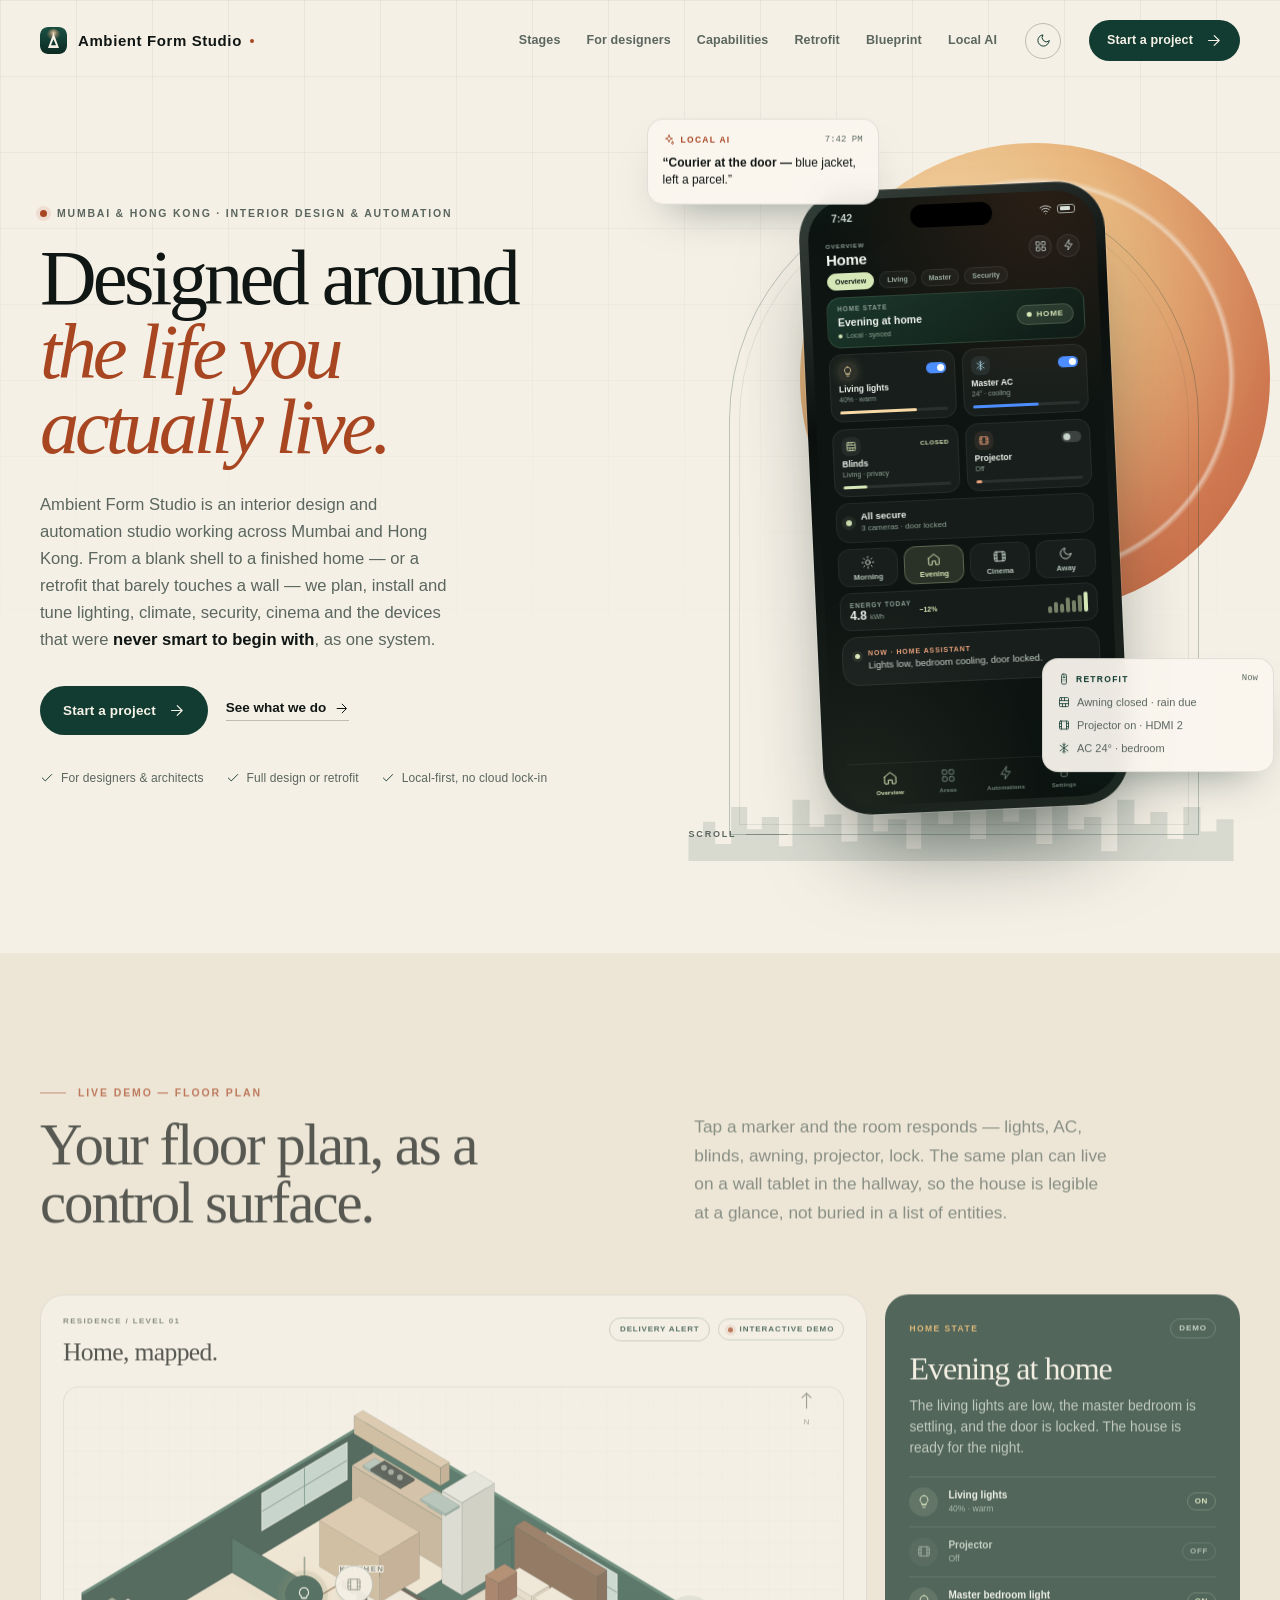
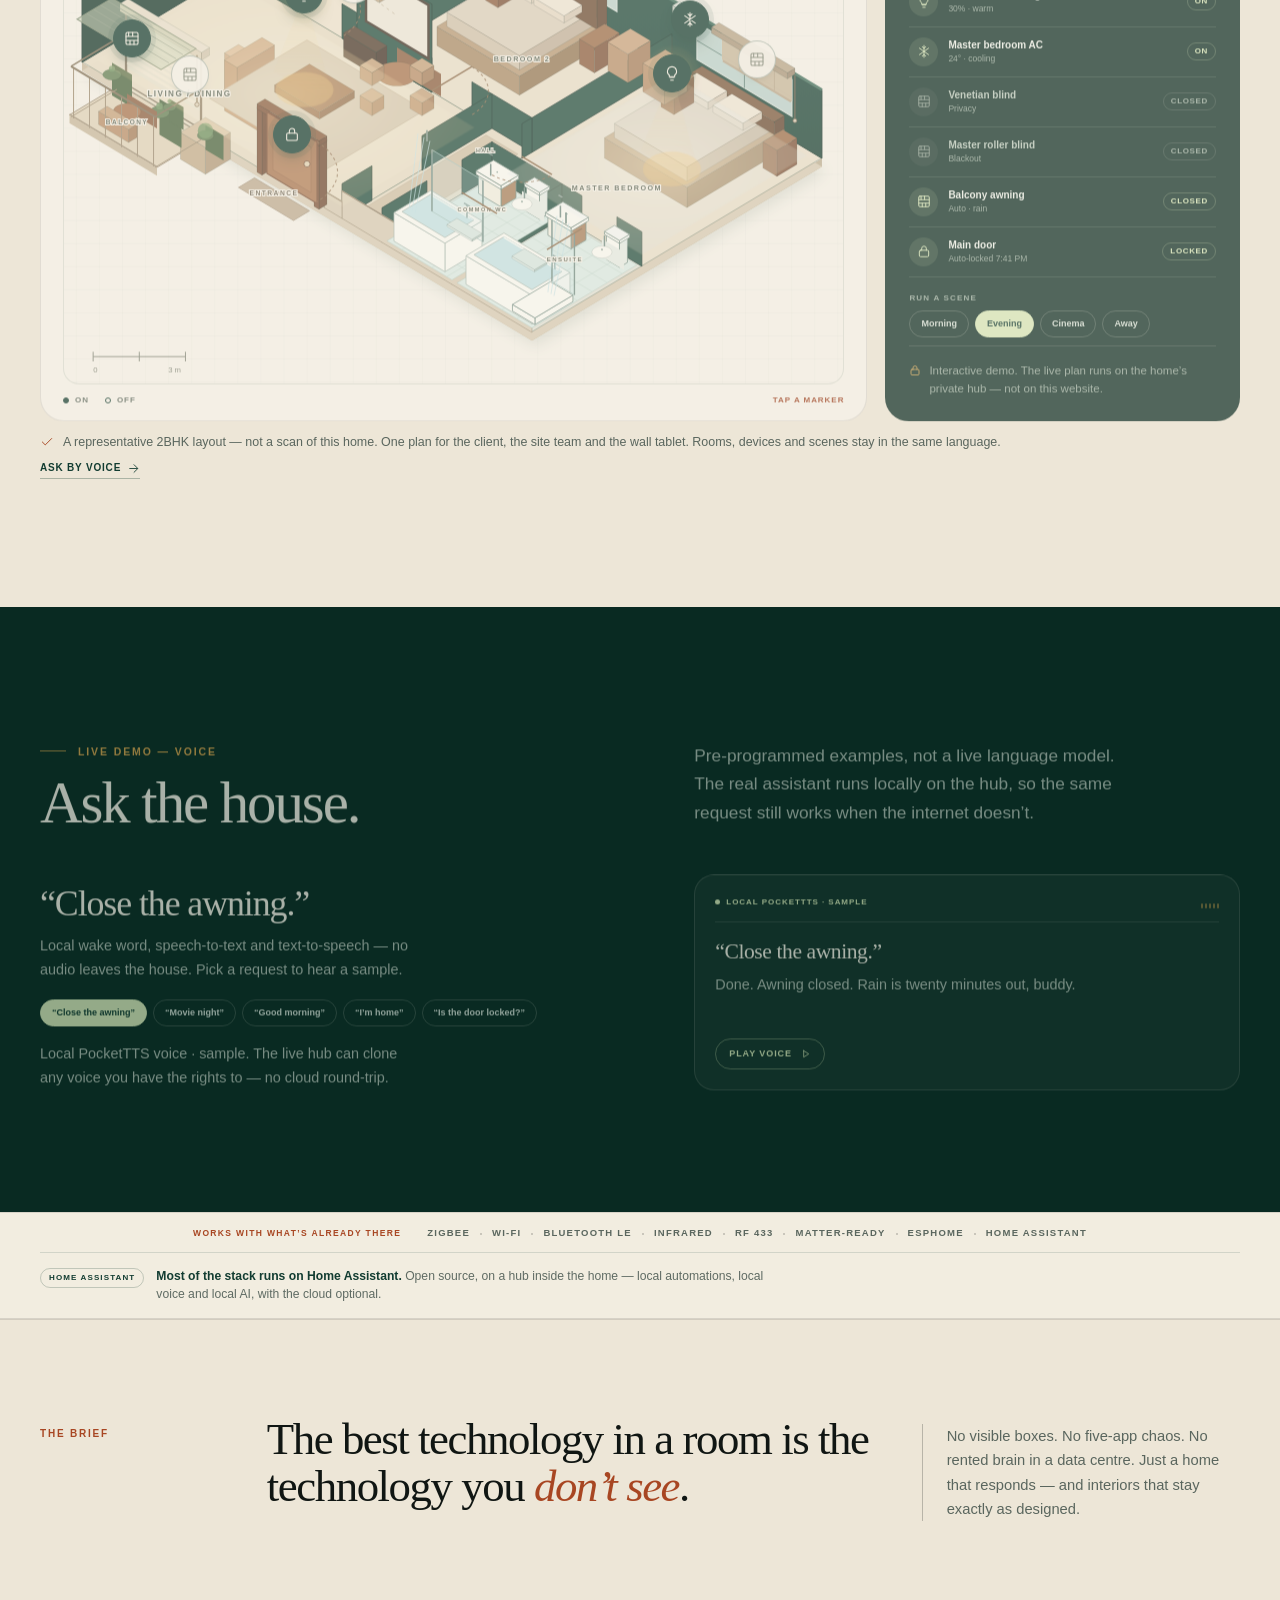
<file: market.html>
<!DOCTYPE html>
<html lang="en-IN">
<head>
  <meta charset="utf-8" />
  <meta name="viewport" content="width=device-width, initial-scale=1" />
  <title>Moved | Ambient Form Studio</title>
  <meta name="robots" content="noindex, nofollow" />
  <meta http-equiv="refresh" content="0; url=index.html#market" />
  <link rel="canonical" href="https://araa47.github.io/rsmn-site/#market" />
</head>
<body style="margin:0;padding:40px 24px;background:#f5f0e6;color:#101613;font:16px/1.6 -apple-system,BlinkMacSystemFont,'Segoe UI',sans-serif">
  <p>This page has moved to the <a href="index.html#market" style="color:#a84622">market section</a> of the page.</p>
</body>
</html>
</file>
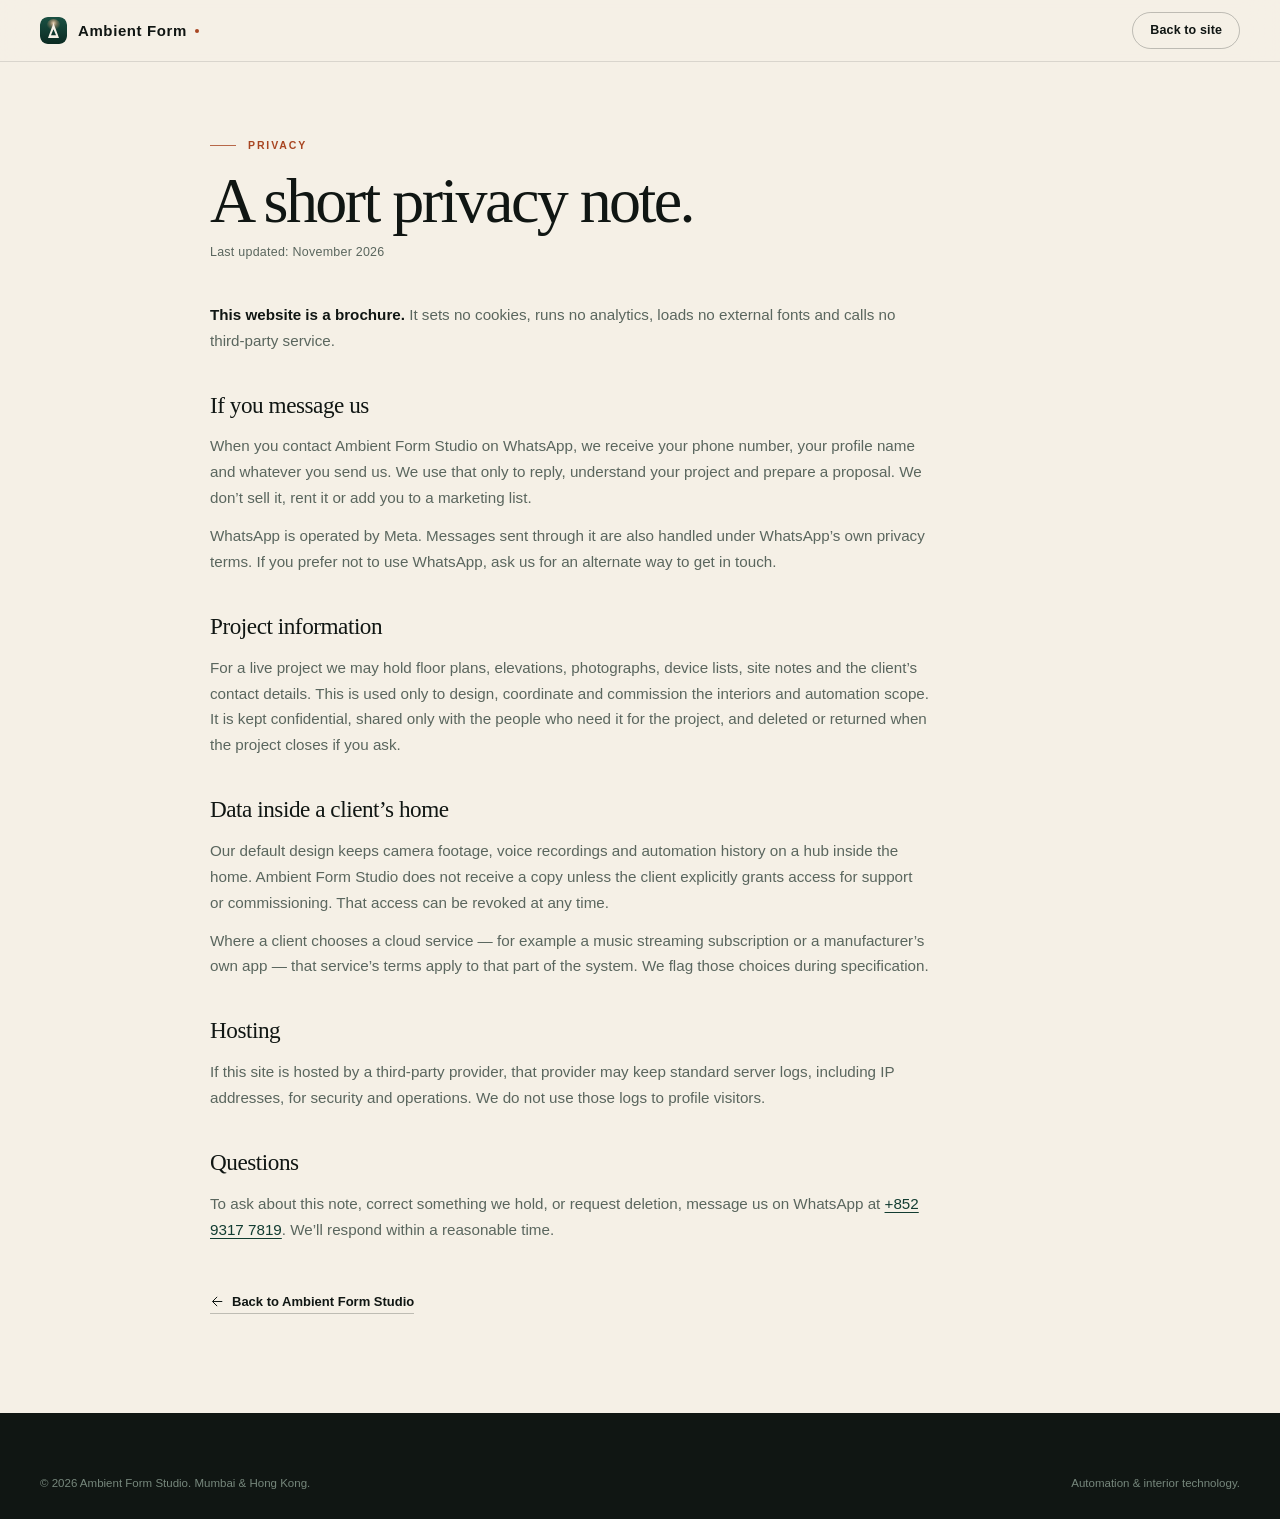
<file: privacy.html>
<!DOCTYPE html>
<html lang="en-IN">
<head>
  <meta charset="utf-8" />
  <meta name="viewport" content="width=device-width, initial-scale=1" />
  <title>Privacy note — Ambient Form Studio</title>
  <meta name="description" content="How Ambient Form Studio handles enquiry data and client project data. No cookies, no trackers, no third-party requests on this site." />
  <meta name="theme-color" content="#f5f0e6" />
  <link rel="icon" href="assets/mark.svg" type="image/svg+xml" />
  <link rel="stylesheet" href="styles.css" />
</head>
<body>
  <a class="skip" href="#main">Skip to content</a>

  <svg xmlns="http://www.w3.org/2000/svg" class="sr-only" aria-hidden="true" focusable="false">
    <symbol id="i-arrow" viewBox="0 0 24 24"><path d="M5 12h14"/><path d="m13 5 7 7-7 7"/></symbol>
  </svg>

  <header class="site-header is-scrolled">
    <div class="wrap header__inner">
      <a class="brand" href="index.html" aria-label="Ambient Form Studio home">
        <img class="brand__mark" src="assets/mark.svg" width="27" height="27" alt="" />
        <span class="brand__word">Ambient Form</span>
      </a>
      <a class="btn btn--ghost btn--sm" href="index.html">Back to site</a>
    </div>
  </header>

  <main class="legal" id="main">
    <div class="wrap--narrow">
      <p class="kicker">Privacy</p>
      <h1>A short privacy note.</h1>
      <p class="legal__meta">Last updated: November 2026</p>

      <div class="legal__body">
        <p><strong>This website is a brochure.</strong> It sets no cookies, runs no analytics, loads no external fonts and calls no third-party service.</p>

        <h2>If you message us</h2>
        <p>When you contact Ambient Form Studio on WhatsApp, we receive your phone number, your profile name and whatever you send us. We use that only to reply, understand your project and prepare a proposal. We don’t sell it, rent it or add you to a marketing list.</p>
        <p>WhatsApp is operated by Meta. Messages sent through it are also handled under WhatsApp’s own privacy terms. If you prefer not to use WhatsApp, ask us for an alternate way to get in touch.</p>

        <h2>Project information</h2>
        <p>For a live project we may hold floor plans, elevations, photographs, device lists, site notes and the client’s contact details. This is used only to design, coordinate and commission the interiors and automation scope. It is kept confidential, shared only with the people who need it for the project, and deleted or returned when the project closes if you ask.</p>

        <h2>Data inside a client’s home</h2>
        <p>Our default design keeps camera footage, voice recordings and automation history on a hub inside the home. Ambient Form Studio does not receive a copy unless the client explicitly grants access for support or commissioning. That access can be revoked at any time.</p>
        <p>Where a client chooses a cloud service — for example a music streaming subscription or a manufacturer’s own app — that service’s terms apply to that part of the system. We flag those choices during specification.</p>

        <h2>Hosting</h2>
        <p>If this site is hosted by a third-party provider, that provider may keep standard server logs, including IP addresses, for security and operations. We do not use those logs to profile visitors.</p>

        <h2>Questions</h2>
        <p>To ask about this note, correct something we hold, or request deletion, message us on WhatsApp at <a href="https://wa.me/85293177819">+852 9317 7819</a>. We’ll respond within a reasonable time.</p>
      </div>

      <a class="legal__back" href="index.html">
        <svg class="icon" aria-hidden="true"><use href="#i-arrow"/></svg>
        Back to Ambient Form Studio
      </a>
    </div>
  </main>

  <footer class="footer">
    <div class="wrap">
      <div class="footer__bottom" style="margin-top:0;border-top:0;padding-top:0">
        <span>© 2026 Ambient Form Studio. Mumbai &amp; Hong Kong.</span>
        <span>Automation &amp; interior technology.</span>
      </div>
    </div>
  </footer>

  <script src="site.js"></script>
</body>
</html>
</file>
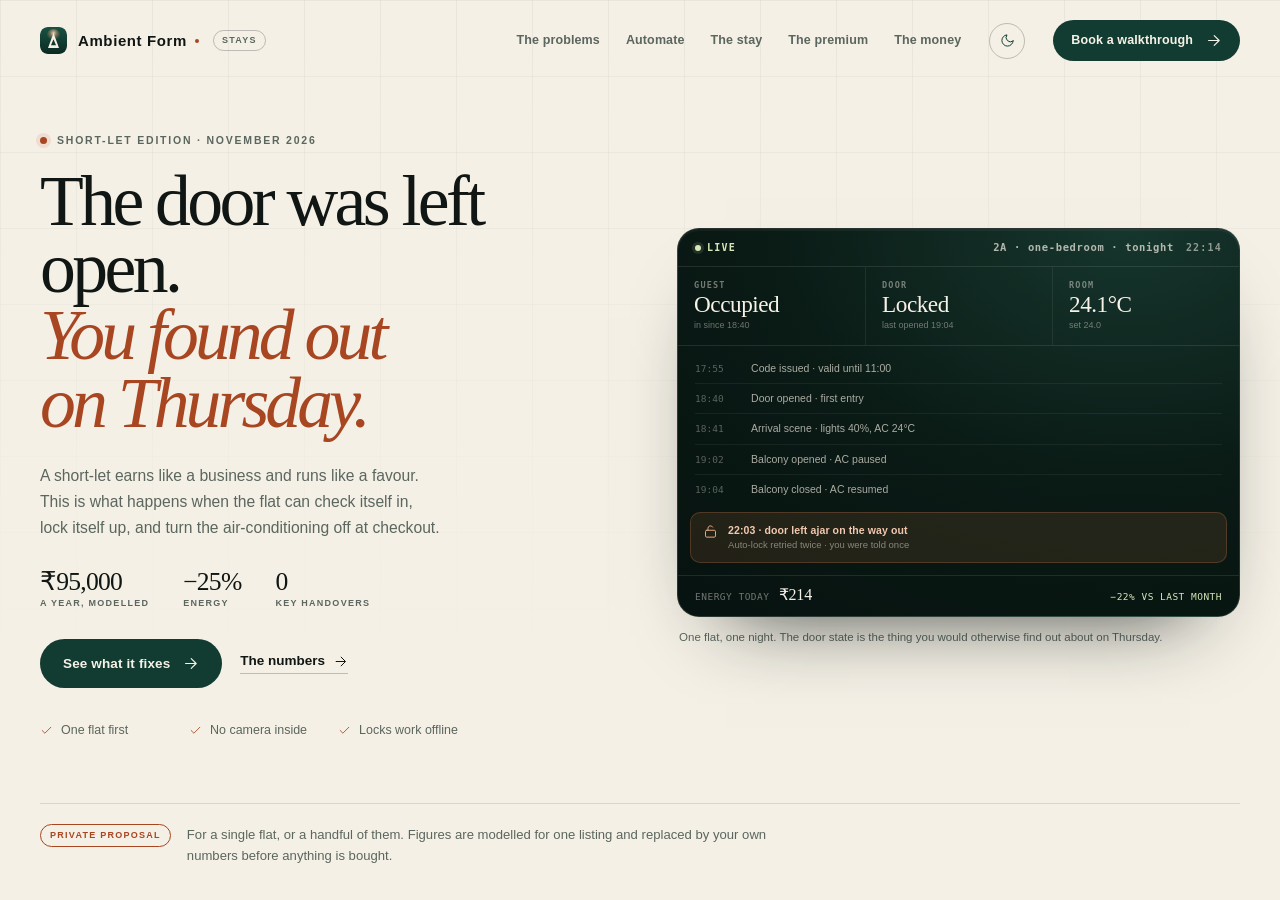
<file: airbnb/market.html>
<!DOCTYPE html>
<html lang="en-IN">
<head>
  <meta charset="utf-8" />
  <meta name="viewport" content="width=device-width, initial-scale=1" />
  <title>Moved | Ambient Form Studio</title>
  <meta name="robots" content="noindex, nofollow" />
  <meta http-equiv="refresh" content="0; url=index.html#market" />
  <link rel="canonical" href="https://araa47.github.io/rsmn-site/airbnb/#market" />
</head>
<body style="margin:0;padding:40px 24px;background:#f5f0e6;color:#101613;font:16px/1.6 -apple-system,BlinkMacSystemFont,'Segoe UI',sans-serif">
  <p>This page has moved to the <a href="index.html#market" style="color:#a84622">market section</a> of the page.</p>
</body>
</html>
</file>
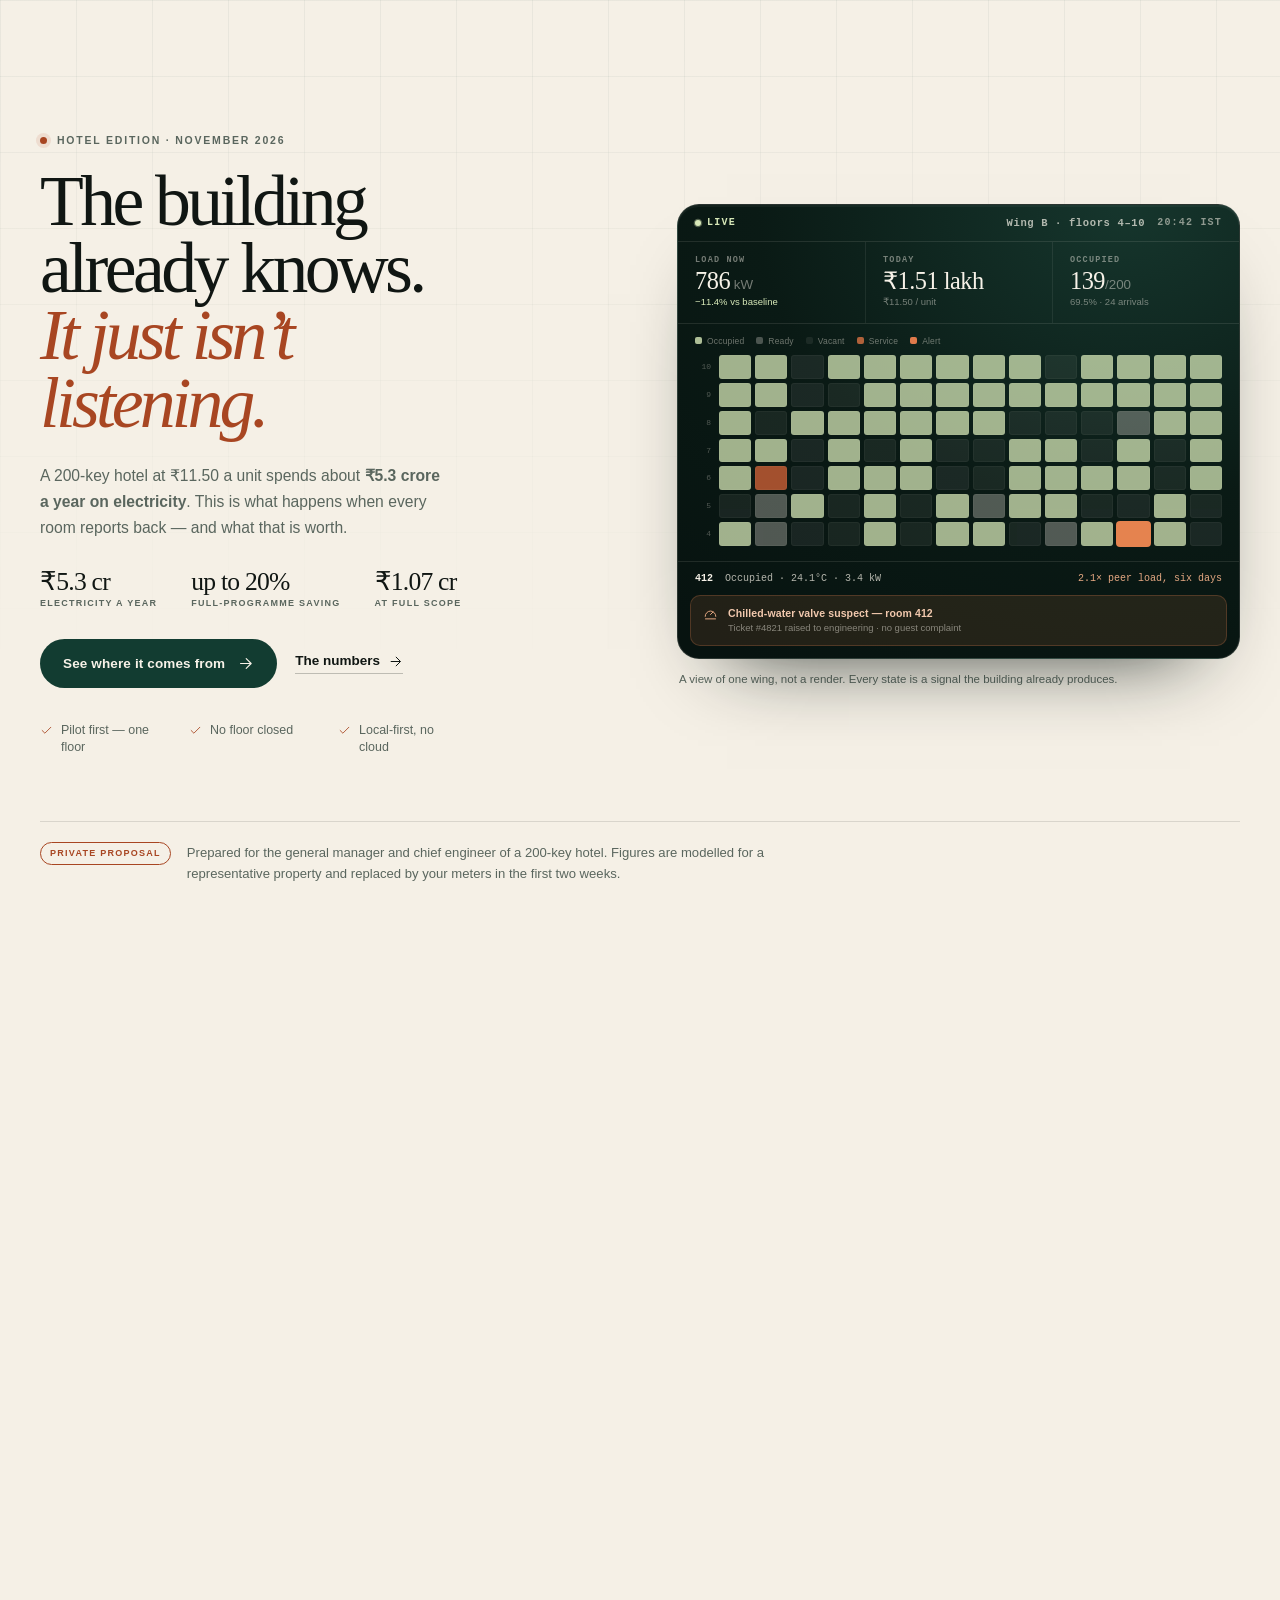
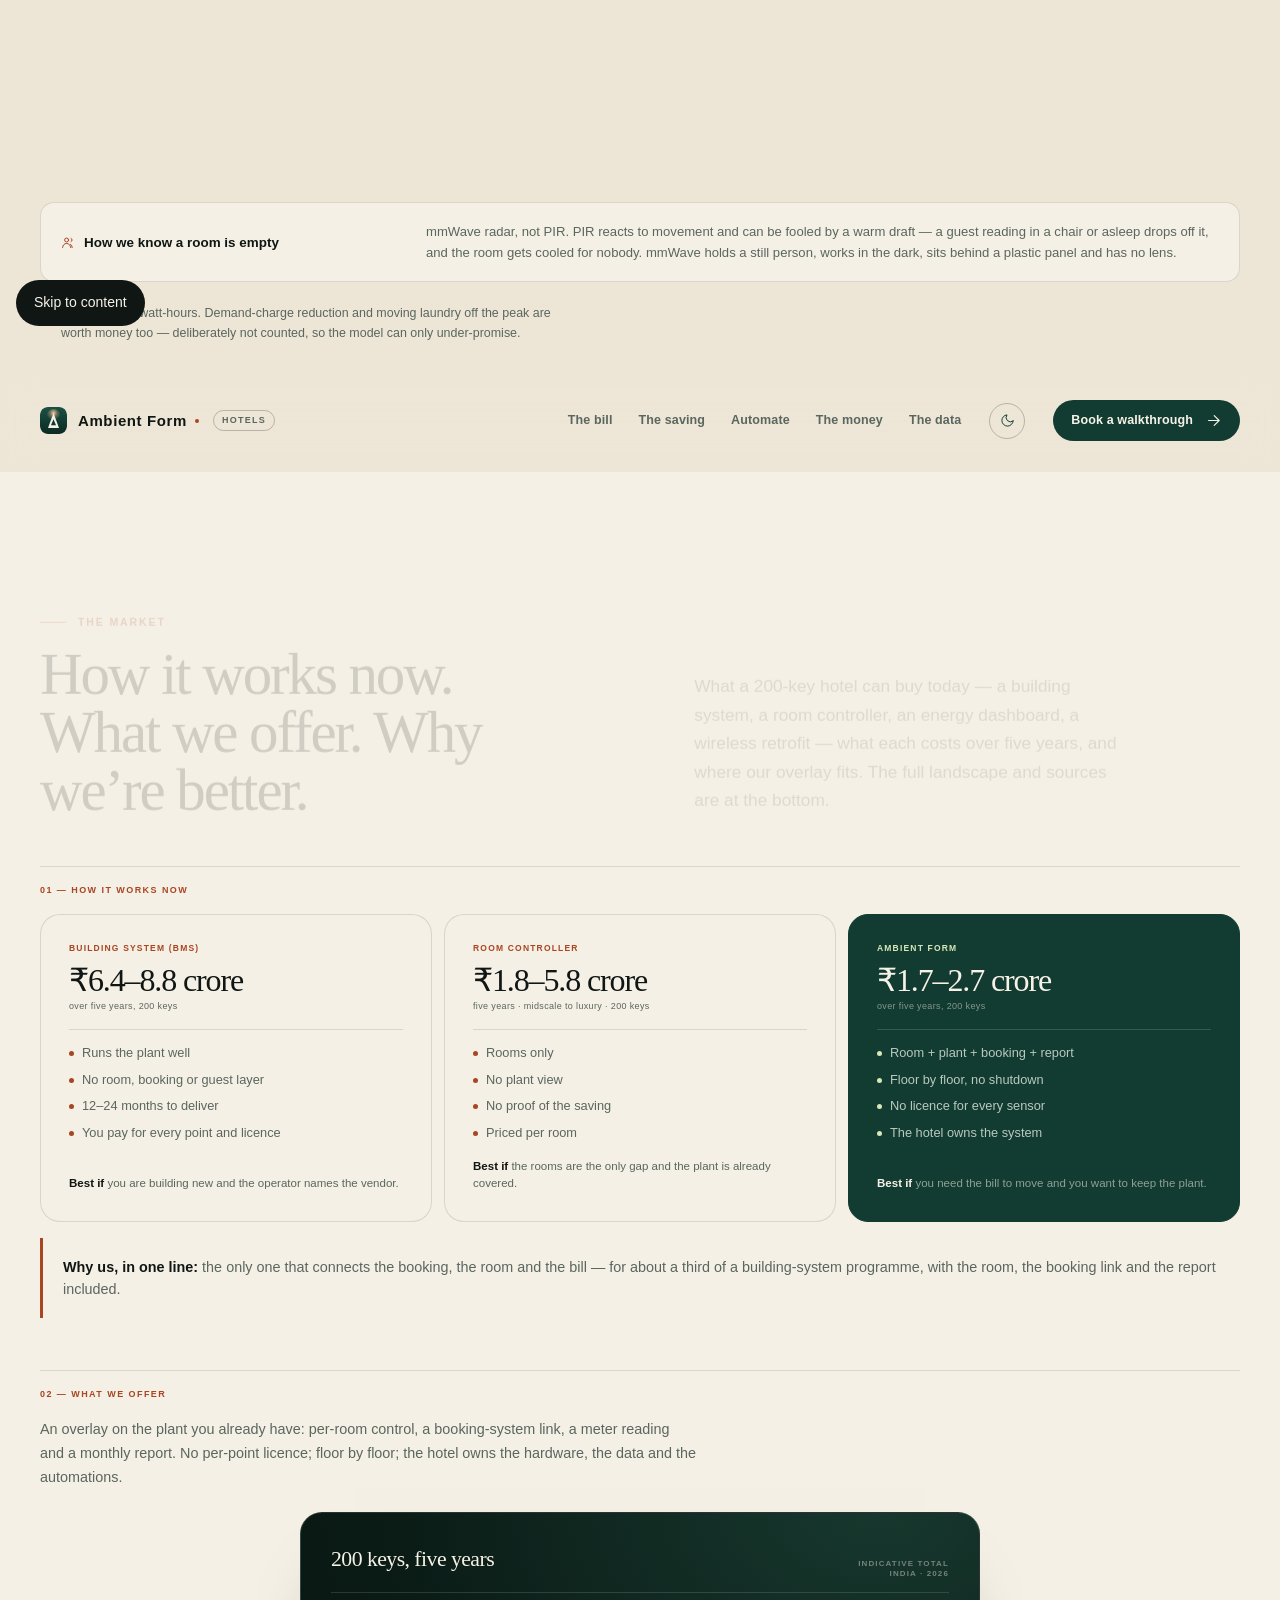
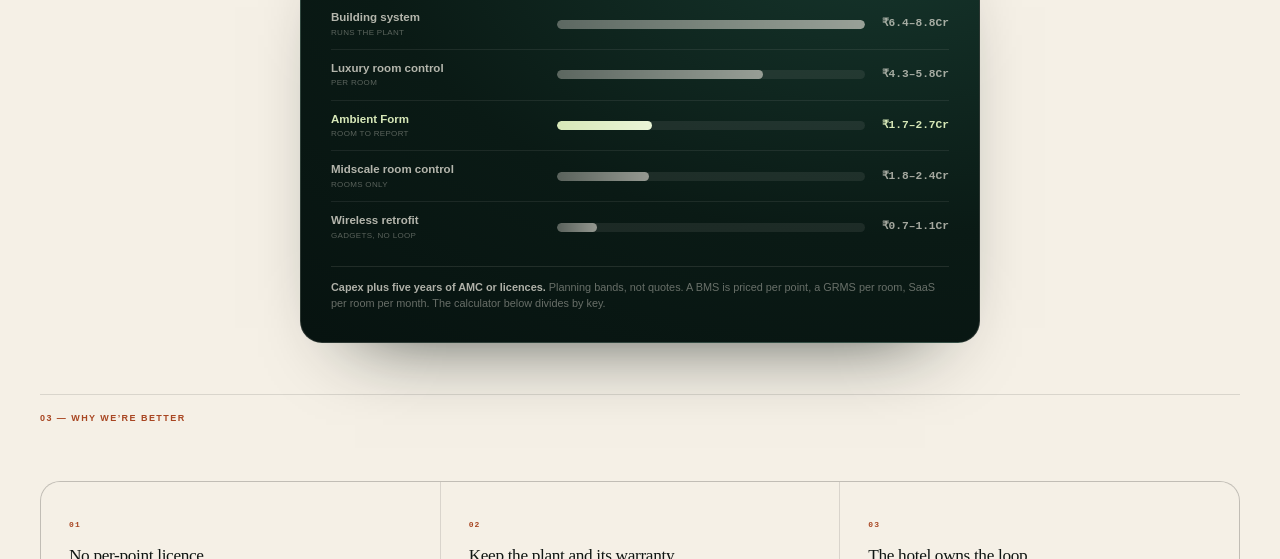
<file: hotels/market.html>
<!DOCTYPE html>
<html lang="en-IN">
<head>
  <meta charset="utf-8" />
  <meta name="viewport" content="width=device-width, initial-scale=1" />
  <title>Moved | Ambient Form Studio</title>
  <meta name="robots" content="noindex, nofollow" />
  <meta http-equiv="refresh" content="0; url=index.html#market" />
  <link rel="canonical" href="https://araa47.github.io/rsmn-site/hotels/#market" />
</head>
<body style="margin:0;padding:40px 24px;background:#f5f0e6;color:#101613;font:16px/1.6 -apple-system,BlinkMacSystemFont,'Segoe UI',sans-serif">
  <p>This page has moved to the <a href="index.html#market" style="color:#a84622">market section</a> of the page.</p>
</body>
</html>
</file>
<file: styles.css>
/* ==========================================================================
   Nivas — local-first home automation, Mumbai
   Zero external requests: system fonts, inline SVG, no trackers.
   ========================================================================== */

/* ---------- tokens ---------- */
:root {
  --paper: #f5f0e6;
  --paper-2: #ede6d7;
  --sand: #e5d6bf;
  --ink: #101613;
  --ink-2: #1a231e;
  --muted: #5a665e;
  --forest: #123c31;
  --forest-ink: #123c31;
  --forest-deep: #092a22;
  --forest-soft: #1d4c3e;
  --clay: #a84622;
  --clay-deep: #9d3f20;
  --gold: #d5a24d;
  --lime: #d7e8b8;
  --cream: #f7f2e8;
  --line: rgba(16, 22, 19, 0.12);
  --line-strong: rgba(16, 22, 19, 0.24);
  --serif: "Iowan Old Style", "Palatino Linotype", Palatino, "Book Antiqua",
    Georgia, "Times New Roman", serif;
  --sans: -apple-system, BlinkMacSystemFont, "Segoe UI", "Helvetica Neue",
    Arial, sans-serif;
  --mono: ui-monospace, SFMono-Regular, Menlo, Consolas, monospace;
  --wrap: 1200px;
  --radius: 22px;
  --ease: cubic-bezier(0.2, 0.7, 0.2, 1);
}

/* ---------- reset ---------- */
*,
*::before,
*::after {
  box-sizing: border-box;
}
html {
  scroll-behavior: smooth;
  scroll-padding-top: 92px;
  -webkit-text-size-adjust: 100%;
}
body {
  margin: 0;
  background: var(--paper);
  color: var(--ink);
  font-family: var(--sans);
  font-size: 16px;
  line-height: 1.55;
  -webkit-font-smoothing: antialiased;
  overflow-x: hidden;
}
img,
svg {
  display: block;
  max-width: 100%;
}
button,
input,
textarea {
  font: inherit;
  color: inherit;
}
a {
  color: inherit;
}
::selection {
  background: var(--clay);
  color: var(--cream);
}
:focus-visible {
  outline: 2px solid var(--clay);
  outline-offset: 3px;
  border-radius: 4px;
}
[hidden] {
  display: none !important;
}

h1,
h2,
h3,
h4 {
  font-family: var(--serif);
  font-weight: 400;
  margin: 0;
}
p {
  margin: 0;
}
ul,
ol {
  margin: 0;
}

/* ---------- helpers ---------- */
.wrap {
  width: min(var(--wrap), 100% - 56px);
  margin-inline: auto;
}
.wrap--narrow {
  width: min(860px, 100% - 56px);
  margin-inline: auto;
}
.sr-only {
  position: absolute;
  width: 1px;
  height: 1px;
  padding: 0;
  margin: -1px;
  overflow: hidden;
  clip: rect(0, 0, 0, 0);
  white-space: nowrap;
  border: 0;
}
.skip {
  position: fixed;
  left: 16px;
  top: -100px;
  z-index: 300;
  background: var(--ink);
  color: var(--cream);
  padding: 12px 18px;
  border-radius: 999px;
  text-decoration: none;
  font-size: 14px;
  transition: top 0.2s var(--ease);
}
.skip:focus {
  top: 16px;
}
.icon {
  width: 1.15em;
  height: 1.15em;
  fill: none;
  stroke: currentColor;
  stroke-width: 1.6;
  stroke-linecap: round;
  stroke-linejoin: round;
  flex: none;
}
.icon--fill {
  fill: currentColor;
  stroke: none;
}

.kicker {
  display: flex;
  align-items: center;
  gap: 12px;
  font: 650 10.5px/1 var(--sans);
  letter-spacing: 0.18em;
  text-transform: uppercase;
  color: var(--clay);
}
.kicker::before {
  content: "";
  width: 26px;
  height: 1px;
  background: currentColor;
  opacity: 0.8;
}
.kicker--light {
  color: var(--gold);
}
.lede {
  font-size: clamp(1.02rem, 1.35vw, 1.16rem);
  line-height: 1.65;
  color: var(--muted);
  max-width: 54ch;
}
.lede--light {
  color: #aebcb2;
}

/* ---------- buttons ---------- */
.btn {
  display: inline-flex;
  align-items: center;
  justify-content: center;
  gap: 12px;
  padding: 15px 22px;
  border: 1px solid transparent;
  border-radius: 999px;
  background: var(--forest);
  color: var(--cream);
  font: 600 13.5px/1 var(--sans);
  letter-spacing: 0.01em;
  text-decoration: none;
  cursor: pointer;
  transition: transform 0.25s var(--ease), background 0.25s var(--ease),
    box-shadow 0.25s var(--ease), border-color 0.25s var(--ease);
  white-space: nowrap;
}
.btn .icon {
  width: 17px;
  height: 17px;
  transition: transform 0.25s var(--ease);
}
.btn:hover {
  background: var(--forest-deep);
  transform: translateY(-2px);
  box-shadow: 0 12px 26px -14px rgba(9, 42, 34, 0.9);
}
.btn:hover .icon {
  transform: translateX(3px);
}
.btn--ghost {
  background: transparent;
  color: var(--ink);
  border-color: var(--line-strong);
}
.btn--ghost:hover {
  background: rgba(16, 22, 19, 0.04);
  box-shadow: none;
}
.btn--light {
  background: var(--cream);
  color: var(--ink);
}
.btn--light:hover {
  background: #fff;
}
.btn--outline-light {
  background: transparent;
  border-color: rgba(247, 242, 232, 0.4);
  color: var(--cream);
}
.btn--outline-light:hover {
  background: rgba(247, 242, 232, 0.1);
  box-shadow: none;
}
.btn--sm {
  padding: 11px 17px;
  font-size: 12.5px;
}
.text-link {
  display: inline-flex;
  align-items: center;
  gap: 8px;
  font: 600 13.5px/1 var(--sans);
  color: var(--ink);
  text-decoration: none;
  padding-bottom: 4px;
  border-bottom: 1px solid var(--line-strong);
  transition: color 0.2s, border-color 0.2s;
}
.text-link .icon {
  width: 15px;
  height: 15px;
}
.text-link:hover {
  color: var(--clay);
  border-color: var(--clay);
}

/* ---------- header ---------- */
.site-header {
  position: fixed;
  inset: 0 0 auto;
  z-index: 100;
  padding: 20px 0;
  transition: padding 0.3s var(--ease), background 0.3s var(--ease),
    border-color 0.3s var(--ease), backdrop-filter 0.3s var(--ease);
  border-bottom: 1px solid transparent;
}
.site-header.is-scrolled,
.site-header.is-open {
  padding: 12px 0;
  background: rgba(245, 240, 230, 0.88);
  -webkit-backdrop-filter: blur(16px);
  backdrop-filter: blur(16px);
  border-bottom-color: var(--line);
}
.header__inner {
  display: flex;
  align-items: center;
  gap: 28px;
}
.brand {
  display: inline-flex;
  align-items: center;
  gap: 10px;
  text-decoration: none;
  color: var(--ink);
  margin-right: auto;
}
.brand__mark {
  width: 27px;
  height: 27px;
  border-radius: 8px;
  flex: none;
}
.brand__word {
  font-family: var(--sans);
  font-size: 15px;
  font-weight: 750;
  line-height: 1;
  letter-spacing: 0.04em;
  padding-left: 1px;
}
.brand__word::after {
  content: "";
  display: inline-block;
  width: 4px;
  height: 4px;
  margin-left: 8px;
  border-radius: 50%;
  background: var(--clay);
  vertical-align: 3px;
}
.theme-toggle {
  display: grid;
  place-items: center;
  width: 36px;
  height: 36px;
  flex: none;
  border: 1px solid var(--line-strong);
  border-radius: 50%;
  background: transparent;
  color: var(--forest-ink);
  cursor: pointer;
  transition: background 0.2s, border-color 0.2s, color 0.2s;
}
.theme-toggle:hover {
  border-color: var(--forest-ink);
  background: rgba(18, 60, 49, 0.06);
}
.theme-toggle .icon {
  width: 15px;
  height: 15px;
}

.nav {
  display: flex;
  align-items: center;
  gap: 26px;
}
.nav a {
  font: 550 12.5px/1 var(--sans);
  letter-spacing: 0.01em;
  color: var(--muted);
  text-decoration: none;
  padding: 8px 0;
  transition: color 0.2s;
}
.nav a:hover {
  color: var(--ink);
}
.header__cta {
  display: flex;
  align-items: center;
  gap: 12px;
}
.menu-btn {
  display: none;
  width: 44px;
  height: 44px;
  border: 1px solid var(--line-strong);
  border-radius: 50%;
  background: transparent;
  cursor: pointer;
  align-items: center;
  justify-content: center;
  flex-direction: column;
  gap: 5px;
}
.menu-btn span {
  display: block;
  width: 17px;
  height: 1.5px;
  background: var(--ink);
  transition: transform 0.25s var(--ease), opacity 0.2s;
}
.menu-btn[aria-expanded="true"] span:first-child {
  transform: translateY(3.25px) rotate(45deg);
}
.menu-btn[aria-expanded="true"] span:last-child {
  transform: translateY(-3.25px) rotate(-45deg);
}
.mobile-menu {
  display: none;
  position: fixed;
  inset: 69px 0 0;
  z-index: 99;
  background: var(--paper);
  border-bottom: 1px solid var(--line);
  padding: 10px 28px 28px;
  max-height: calc(100vh - 69px);
  overflow-y: auto;
}
.mobile-menu.is-open {
  display: block;
  overflow-y: auto;
}
.mobile-menu a {
  display: block;
  padding: 11px 0;
  border-bottom: 1px solid var(--line);
  text-decoration: none;
  font-family: var(--serif);
  font-size: 20px;
  letter-spacing: -0.02em;
}
.mobile-menu .btn {
  display: flex;
  align-items: center;
  justify-content: center;
  gap: 12px;
  margin-top: 22px;
  padding: 15px 22px;
  border-bottom: 0;
  border-radius: 999px;
  font: 600 14px/1 var(--sans);
  color: var(--cream);
  text-align: center;
}

/* ---------- hero ---------- */
.hero {
  position: relative;
  padding: clamp(120px, 17vh, 178px) 0 clamp(70px, 9vw, 110px);
  overflow: hidden;
}
.hero::before {
  content: "";
  position: absolute;
  inset: 0;
  background-image: linear-gradient(
      to right,
      rgba(18, 60, 49, 0.055) 1px,
      transparent 1px
    ),
    linear-gradient(to bottom, rgba(18, 60, 49, 0.055) 1px, transparent 1px);
  background-size: 76px 76px;
  -webkit-mask-image: linear-gradient(to bottom, #000 5%, transparent 72%);
  mask-image: linear-gradient(to bottom, #000 5%, transparent 72%);
  pointer-events: none;
}
.hero__grid {
  position: relative;
  display: grid;
  grid-template-columns: minmax(0, 1.04fr) minmax(0, 0.96fr);
  gap: clamp(24px, 4vw, 56px);
  align-items: center;
}
.eyebrow {
  display: flex;
  align-items: center;
  gap: 10px;
  font: 650 10.5px/1 var(--sans);
  letter-spacing: 0.17em;
  text-transform: uppercase;
  color: var(--muted);
}
.eyebrow::before {
  content: "";
  width: 7px;
  height: 7px;
  border-radius: 50%;
  background: var(--clay);
  box-shadow: 0 0 0 4px rgba(191, 85, 48, 0.12);
}
.hero h1 {
  margin: 22px 0 0;
  font-size: clamp(2.4rem, 6.2vw, 4.9rem);
  line-height: 0.95;
  letter-spacing: -0.048em;
}
.hero h1 em {
  display: block;
  font-style: italic;
  color: var(--clay);
  letter-spacing: -0.052em;
}
.hero__sub {
  margin-top: 28px;
  max-width: 44ch;
  font-size: clamp(1rem, 1.3vw, 1.14rem);
  line-height: 1.62;
  color: var(--muted);
}
.hero__sub strong {
  color: var(--ink);
  font-weight: 600;
}
.hero__actions {
  display: flex;
  align-items: center;
  gap: 18px;
  flex-wrap: wrap;
  margin-top: 32px;
}
.hero__proof {
  display: flex;
  flex-wrap: wrap;
  gap: 10px 22px;
  margin: 34px 0 0;
  padding: 0;
  list-style: none;
}
.hero__proof li {
  display: flex;
  align-items: center;
  gap: 7px;
  font-size: 12px;
  color: var(--muted);
  letter-spacing: 0.01em;
}
.hero__proof .icon {
  width: 14px;
  height: 14px;
  color: var(--forest-ink);
}

/* hero scene */
.hero__visual {
  position: relative;
  min-height: 690px;
  display: grid;
  place-items: center;
  isolation: isolate;
}
.hero__sun {
  position: absolute;
  z-index: -2;
  width: 470px;
  height: 470px;
  right: -30px;
  top: -10px;
  border-radius: 50%;
  background: radial-gradient(
    circle at 32% 28%,
    #f6d9a5 0%,
    #e7b072 38%,
    #cb6b40 72%,
    #b8512d 100%
  );
  opacity: 0.9;
}
.hero__sun::after {
  content: "";
  position: absolute;
  inset: 0;
  border-radius: 50%;
  background: radial-gradient(
    circle at 50% 50%,
    transparent 58%,
    rgba(245, 240, 230, 0.55) 59%,
    transparent 60.5%
  );
}
.hero__arch {
  position: absolute;
  z-index: -1;
  width: 470px;
  height: 650px;
  bottom: 8px;
  border: 1px solid rgba(18, 60, 49, 0.26);
  border-radius: 235px 235px 0 0;
}
.hero__arch::after {
  content: "";
  position: absolute;
  inset: 9px;
  border: 1px solid rgba(18, 60, 49, 0.09);
  border-radius: inherit;
}
.hero__skyline {
  position: absolute;
  z-index: -1;
  left: 50%;
  bottom: -18px;
  width: 118%;
  transform: translateX(-50%);
  color: var(--forest-ink);
  opacity: 0.12;
  pointer-events: none;
}
.hero__scroll {
  position: absolute;
  left: 0;
  bottom: 4px;
  display: flex;
  align-items: center;
  gap: 10px;
  font: 650 9px/1 var(--sans);
  letter-spacing: 0.2em;
  text-transform: uppercase;
  color: var(--muted);
}
.hero__scroll::after {
  content: "";
  width: 42px;
  height: 1px;
  background: var(--line-strong);
}

/* floating cards */
.float-card {
  position: absolute;
  z-index: 4;
  width: 232px;
  padding: 14px 15px;
  border-radius: 16px;
  background: rgba(250, 246, 238, 0.94);
  border: 1px solid rgba(16, 22, 19, 0.1);
  box-shadow: 0 22px 45px -24px rgba(9, 42, 34, 0.5);
  -webkit-backdrop-filter: blur(10px);
  backdrop-filter: blur(10px);
  animation: bob 7s ease-in-out infinite;
}
.float-card--ai {
  left: -42px;
  top: -34px;
}
.float-card--status {
  right: -34px;
  bottom: 62px;
  animation-delay: -3.2s;
}
.float-card__top {
  display: flex;
  align-items: center;
  justify-content: space-between;
  gap: 10px;
  margin-bottom: 9px;
}
.float-card__label {
  display: flex;
  align-items: center;
  gap: 6px;
  font: 650 8.5px/1 var(--sans);
  letter-spacing: 0.15em;
  text-transform: uppercase;
  color: var(--clay);
}
.float-card__label .icon {
  width: 12px;
  height: 12px;
}
.float-card__time {
  font: 500 9px/1 var(--mono);
  color: #5f6c63;
}
.float-card p {
  font-size: 12px;
  line-height: 1.45;
  color: var(--ink);
}
.float-card p b {
  font-weight: 650;
}
.float-card--status .float-card__label {
  color: var(--forest-ink);
}
.float-card__rows {
  display: grid;
  gap: 6px;
  font-size: 11px;
  color: var(--muted);
}
.float-card__rows span {
  display: flex;
  align-items: center;
  gap: 7px;
}
.float-card__rows .icon {
  width: 12px;
  height: 12px;
  color: var(--forest-ink);
}
@keyframes bob {
  0%,
  100% {
    transform: translateY(0);
  }
  50% {
    transform: translateY(-9px);
  }
}

/* ---------- phone / app UI ---------- */
.phone {
  --pw: 306px;
  position: relative;
  z-index: 3;
  width: var(--pw);
  padding: 9px;
  border-radius: 48px;
  background: linear-gradient(155deg, #3b443f 0%, #0b100e 32%, #202923 100%);
  box-shadow: 0 55px 90px -34px rgba(6, 25, 19, 0.65),
    inset 0 1px 0 rgba(255, 255, 255, 0.2);
  transform: rotate(-2.6deg);
}
.hero .phone {
  transform: rotate(-2.6deg);
  animation: phone-in 1s var(--ease) both;
}
@keyframes phone-in {
  from {
    opacity: 0;
    transform: translateY(26px) rotate(-4.2deg);
  }
  to {
    opacity: 1;
    transform: translateY(0) rotate(-2.6deg);
  }
}
.phone::after {
  content: "";
  position: absolute;
  inset: -1px;
  border-radius: 49px;
  border: 1px solid rgba(255, 255, 255, 0.13);
  pointer-events: none;
}
.phone__screen {
  position: relative;
  height: calc(var(--pw) * 1.98);
  border-radius: 40px;
  overflow: hidden;
  background: #0d1411;
  color: #eef2ec;
  isolation: isolate;
}
.phone__screen::before {
  content: "";
  position: absolute;
  inset: 0;
  background: radial-gradient(
      120% 60% at 80% 0%,
      rgba(191, 85, 48, 0.16),
      transparent 62%
    ),
    radial-gradient(90% 50% at 10% 100%, rgba(215, 232, 184, 0.08), transparent 70%);
  pointer-events: none;
  z-index: -1;
}
.statusbar {
  display: flex;
  align-items: center;
  justify-content: space-between;
  height: 36px;
  padding: 0 20px 0 24px;
  font: 600 10.5px/1 var(--sans);
  color: #d9e2db;
  flex: none;
}
.statusbar__icons {
  display: flex;
  align-items: center;
  gap: 5px;
}
.statusbar__icons .icon {
  width: 13px;
  height: 13px;
}
.battery {
  width: 18px;
  height: 9px;
  border: 1px solid rgba(217, 226, 219, 0.7);
  border-radius: 3px;
  position: relative;
}
.battery::before {
  content: "";
  position: absolute;
  inset: 1.5px;
  right: 4px;
  background: #d9e2db;
  border-radius: 1px;
}
.island {
  position: absolute;
  top: 8px;
  left: 50%;
  transform: translateX(-50%);
  width: 82px;
  height: 23px;
  background: #000;
  border-radius: 999px;
  z-index: 6;
}
.app-screen {
  position: absolute;
  inset: 0;
  display: flex;
  flex-direction: column;
  padding: 0 0 8px;
}
.app {
  flex: 1;
  min-height: 0;
  display: flex;
  flex-direction: column;
  padding: 4px 15px 0;
}
.app__head {
  display: flex;
  align-items: flex-start;
  justify-content: space-between;
  gap: 10px;
  padding: 9px 2px 14px;
}
.app__eyebrow {
  font: 650 8px/1 var(--sans);
  letter-spacing: 0.16em;
  text-transform: uppercase;
  color: #8fa198;
  margin-bottom: 7px;
}
.app__title {
  font-family: var(--serif);
  font-size: clamp(20px, calc(var(--pw) * 0.086), 26px);
  line-height: 0.95;
  letter-spacing: -0.03em;
  color: #f2f5f0;
}
.app__title em {
  font-style: italic;
  color: var(--lime);
}
.app__body {
  flex: 1;
  min-height: 0;
  display: flex;
  flex-direction: column;
  gap: 6px;
}
.avatar {
  width: 30px;
  height: 30px;
  border-radius: 50%;
  display: grid;
  place-items: center;
  background: rgba(215, 232, 184, 0.14);
  border: 1px solid rgba(215, 232, 184, 0.2);
  font: 600 10px/1 var(--sans);
  color: var(--lime);
  flex: none;
}
.pill {
  display: inline-flex;
  align-items: center;
  gap: 5px;
  padding: 5px 9px;
  border-radius: 999px;
  font: 650 8px/1 var(--sans);
  letter-spacing: 0.1em;
  text-transform: uppercase;
  background: rgba(215, 232, 184, 0.12);
  color: var(--lime);
  border: 1px solid rgba(215, 232, 184, 0.18);
}
.pill::before {
  content: "";
  width: 5px;
  height: 5px;
  border-radius: 50%;
  background: currentColor;
}
.avatar {
  position: relative;
}
.avatar__live {
  position: absolute;
  right: -1px;
  bottom: 0;
  width: 8px;
  height: 8px;
  border-radius: 50%;
  background: var(--lime);
  border: 2px solid #16251e;
}
.ha-topbar {
  display: flex;
  align-items: center;
  justify-content: space-between;
  gap: 10px;
  padding: 3px 2px 0;
  flex: none;
}
.ha-topbar__title span {
  display: block;
  margin-bottom: 3px;
  font: 650 6px/1 var(--sans);
  letter-spacing: 0.14em;
  text-transform: uppercase;
  color: #8fa198;
}
.ha-topbar__title strong {
  display: block;
  font: 600 15px/1 var(--sans);
  letter-spacing: -0.02em;
  color: #f2f5f0;
}
.ha-topbar__actions {
  display: flex;
  gap: 5px;
}
.ha-icon-btn {
  display: grid;
  place-items: center;
  width: 23px;
  height: 23px;
  border: 1px solid rgba(255, 255, 255, 0.07);
  border-radius: 50%;
  background: rgba(255, 255, 255, 0.04);
  color: #c8d6cd;
}
.ha-icon-btn .icon {
  width: 12px;
  height: 12px;
}
.ha-chips {
  display: flex;
  gap: 5px;
  padding: 6px 2px 7px;
  flex: none;
  overflow: hidden;
}
.ha-chip {
  flex: none;
  padding: 4px 7px;
  border: 1px solid rgba(255, 255, 255, 0.08);
  border-radius: 999px;
  background: rgba(255, 255, 255, 0.035);
  color: #9aac9f;
  font: 600 7px/1 var(--sans);
  white-space: nowrap;
}
.ha-chip.is-on {
  background: var(--lime);
  border-color: var(--lime);
  color: #0d1714;
}
.ha-hero {
  display: flex;
  align-items: center;
  justify-content: space-between;
  gap: 8px;
  padding: 8px 10px;
  border: 1px solid rgba(215, 232, 184, 0.12);
  border-radius: 14px;
  background: linear-gradient(145deg, rgba(30, 65, 51, 0.8), rgba(15, 28, 23, 0.9));
}
.ha-label {
  display: block;
  margin-bottom: 3px;
  font: 650 6.5px/1 var(--sans);
  letter-spacing: 0.13em;
  text-transform: uppercase;
  color: #8fa198;
}
.ha-hero strong {
  display: block;
  overflow: hidden;
  text-overflow: ellipsis;
  white-space: nowrap;
  font: 600 10.5px/1.2 var(--sans);
  color: #f0f4ee;
}
.ha-sync {
  display: flex;
  align-items: center;
  gap: 4px;
  margin-top: 4px;
  font: 500 7px/1 var(--sans);
  color: #91a698;
}
.ha-sync i {
  width: 4px;
  height: 4px;
  border-radius: 50%;
  background: var(--lime);
}
.ha-tiles {
  display: grid;
  grid-template-columns: 1fr 1fr;
  gap: 7px;
}
.ha-tile {
  display: flex;
  flex-direction: column;
  min-height: 68px;
  padding: 7px 8px;
  border: 1px solid rgba(255, 255, 255, 0.065);
  border-radius: 13px;
  background: rgba(255, 255, 255, 0.042);
}
.ha-tile__top {
  display: flex;
  align-items: center;
  justify-content: space-between;
  gap: 6px;
  margin-bottom: 3px;
}
.ha-tile__icon {
  display: grid;
  place-items: center;
  width: 19px;
  height: 19px;
  border-radius: 7px;
  background: rgba(255, 255, 255, 0.06);
  color: #cfdcd3;
}
.ha-tile__icon .icon {
  width: 11px;
  height: 11px;
}
.ha-tile--light .ha-tile__icon {
  color: #f6d9a5;
  background: rgba(246, 217, 165, 0.1);
}
.ha-tile--light.is-on .ha-tile__icon {
  box-shadow: 0 0 12px rgba(246, 217, 165, 0.18);
}
.ha-tile--climate .ha-tile__icon {
  color: #a9d3e6;
  background: rgba(169, 211, 230, 0.09);
}
.ha-tile--cover .ha-tile__icon {
  color: #d7e8b8;
}
.ha-tile--media .ha-tile__icon {
  color: #e9a17c;
  background: rgba(233, 161, 124, 0.1);
}
.ha-tile strong {
  display: block;
  overflow: hidden;
  text-overflow: ellipsis;
  white-space: nowrap;
  font: 600 8.5px/1.2 var(--sans);
  color: #edf2ec;
}
.ha-tile__state {
  display: block;
  overflow: hidden;
  text-overflow: ellipsis;
  white-space: nowrap;
  margin-top: 2px;
  font: 500 7px/1.2 var(--sans);
  color: #91a398;
}
.ha-state {
  font: 650 6.2px/1 var(--sans);
  letter-spacing: 0.08em;
  text-transform: uppercase;
  color: #d7e8b8;
}
.ha-toggle {
  position: relative;
  flex: none;
  width: 20px;
  height: 11px;
  border-radius: 999px;
  background: rgba(255, 255, 255, 0.16);
  transition: background 0.2s;
}
.ha-toggle::after {
  content: "";
  position: absolute;
  top: 2px;
  left: 2px;
  width: 7px;
  height: 7px;
  border-radius: 50%;
  background: #c7d4cc;
  transition: transform 0.2s, background 0.2s;
}
.ha-tile.is-on .ha-toggle {
  background: #4c8dff;
}
.ha-tile.is-on .ha-toggle::after {
  transform: translateX(9px);
  background: #fff;
}
.ha-tile.is-on .ha-toggle {
  background: #4c8dff;
}
.ha-slider {
  display: block;
  height: 3px;
  margin-top: auto;
  border-radius: 999px;
  background: rgba(255, 255, 255, 0.08);
  overflow: hidden;
}
.ha-slider i {
  display: block;
  height: 100%;
  border-radius: inherit;
  background: #4c8dff;
}
.ha-tile--light .ha-slider i {
  background: #f6d9a5;
}
.ha-slider--cover i {
  background: #d7e8b8;
}
.ha-slider--media i {
  background: #e9a17c;
}
.ha-log {
  display: flex;
  gap: 8px;
  align-items: flex-start;
}
.ha-log__dot {
  width: 5px;
  height: 5px;
  margin-top: 4px;
  border-radius: 50%;
  background: var(--lime);
  box-shadow: 0 0 0 3px rgba(215, 232, 184, 0.08);
  flex: none;
}
.ha-log .activity__text {
  display: -webkit-box;
  overflow: hidden;
  -webkit-line-clamp: 2;
  -webkit-box-orient: vertical;
}
.app-hero {
  display: flex;
  align-items: center;
  gap: 12px;
  padding: 11px;
  border: 1px solid rgba(215, 232, 184, 0.14);
  border-radius: 17px;
  background: linear-gradient(135deg, rgba(30, 65, 51, 0.9), rgba(15, 28, 23, 0.9));
  position: relative;
  overflow: hidden;
}
.app-hero::after {
  content: "";
  position: absolute;
  right: -25px;
  top: -35px;
  width: 95px;
  height: 95px;
  border-radius: 50%;
  background: radial-gradient(circle, rgba(215, 232, 184, 0.16), transparent 68%);
  pointer-events: none;
}
.app-hero__ring {
  position: relative;
  flex: none;
  width: 62px;
  height: 62px;
  border-radius: 50%;
  display: grid;
  place-items: center;
  align-content: center;
  gap: 0;
  background: conic-gradient(from 220deg, var(--lime) 0 64%, rgba(247, 242, 232, 0.13) 64% 100%);
  font: 600 16px/1 var(--serif);
  color: #f4f5ed;
}
.app-hero__ring::before {
  content: "";
  position: absolute;
  inset: 4px;
  border-radius: 50%;
  background: #172b22;
}
.app-hero__ring span,
.app-hero__ring small {
  position: relative;
  z-index: 1;
  display: block;
  text-align: center;
}
.app-hero__ring small {
  margin-top: 2px;
  font: 500 6.5px/1 var(--sans);
  letter-spacing: 0.08em;
  text-transform: uppercase;
  color: #9ab0a2;
}
.app-hero__copy {
  min-width: 0;
}
.app-hero__label {
  display: block;
  margin-bottom: 4px;
  font: 650 6.8px/1 var(--sans);
  letter-spacing: 0.14em;
  text-transform: uppercase;
  color: #8fa198;
}
.app-hero__copy strong {
  display: block;
  overflow: hidden;
  text-overflow: ellipsis;
  white-space: nowrap;
  font: 600 12.5px/1.25 var(--sans);
  color: #f0f4ee;
}
.app-hero__sync {
  display: flex;
  align-items: center;
  gap: 4px;
  margin-top: 5px;
  font: 500 7.5px/1 var(--sans);
  letter-spacing: 0.04em;
  color: #93a99b;
}
.app-hero__sync i {
  width: 4px;
  height: 4px;
  border-radius: 50%;
  background: var(--lime);
  box-shadow: 0 0 0 3px rgba(215, 232, 184, 0.08);
}
.app-security {
  display: grid;
  grid-template-columns: 7px minmax(0, 1fr) auto;
  align-items: center;
  gap: 8px;
  padding: 7px 9px;
  border: 1px solid rgba(255, 255, 255, 0.06);
  border-radius: 14px;
  background: rgba(255, 255, 255, 0.035);
}
.app-security__dot {
  width: 6px;
  height: 6px;
  border-radius: 50%;
  background: var(--lime);
  box-shadow: 0 0 0 4px rgba(215, 232, 184, 0.08);
  animation: security-pulse 2.6s ease-in-out infinite;
}
.app-security.is-open .app-security__dot {
  background: var(--clay);
  box-shadow: 0 0 0 4px rgba(224, 138, 95, 0.1);
}
.app-security strong,
.app-security span:not(.pill) {
  display: block;
}
.app-security strong {
  font: 600 9.5px/1.2 var(--sans);
  color: #edf2ec;
}
.app-security span:not(.pill) {
  margin-top: 2px;
  font: 400 8px/1.3 var(--sans);
  color: #91a398;
}
.app-security .pill {
  padding: 4px 7px;
  font-size: 6.5px;
}
.app-notify {
  position: absolute;
  z-index: 9;
  top: 77px;
  left: 12px;
  right: 12px;
  display: flex;
  align-items: center;
  gap: 8px;
  padding: 9px 10px;
  border: 1px solid rgba(215, 232, 184, 0.18);
  border-radius: 13px;
  background: rgba(12, 27, 21, 0.96);
  box-shadow: 0 12px 25px -14px #000;
  animation: phone-notify-in 0.35s var(--ease) both;
}
.app-notify[hidden] {
  display: none;
}
.app-notify__icon {
  display: grid;
  place-items: center;
  width: 26px;
  height: 26px;
  flex: none;
  border-radius: 50%;
  background: var(--clay);
  color: var(--cream);
}
.app-notify__icon .icon {
  width: 13px;
  height: 13px;
}
.app-notify strong,
.app-notify span:not(.app-notify__icon):not(.app-notify__dot) {
  display: block;
}
.app-notify strong {
  font: 600 9.5px/1.2 var(--sans);
  color: #f3f6f0;
}
.app-notify span:not(.app-notify__icon):not(.app-notify__dot) {
  margin-top: 2px;
  font: 400 8px/1.2 var(--sans);
  color: #9caf9f;
}
.app-notify__dot {
  width: 5px;
  height: 5px;
  margin-left: auto;
  border-radius: 50%;
  background: var(--clay);
  flex: none;
}
@keyframes security-pulse {
  0%, 100% { opacity: 0.55; transform: scale(0.9); }
  50% { opacity: 1; transform: scale(1); }
}
@keyframes phone-notify-in {
  from { opacity: 0; transform: translateY(-6px); }
  to { opacity: 1; transform: translateY(0); }
}
.room__bar {
  display: block;
  height: 3px;
  margin-top: 6px;
  border-radius: 999px;
  background: rgba(255, 255, 255, 0.07);
  overflow: hidden;
}
.room__bar i {
  display: block;
  height: 100%;
  border-radius: inherit;
  background: var(--lime);
}
.room--warm .room__bar i {
  background: #e9a17c;
}
.app-activity {
  padding: 7px 8px;
}
.app-activity .activity__label {
  margin-bottom: 2px;
}
.ha-log .activity__text {
  -webkit-line-clamp: 1;
}
.ui-card {
  background: rgba(255, 255, 255, 0.045);
  border: 1px solid rgba(255, 255, 255, 0.07);
  border-radius: 17px;
  padding: 12px;
}
.ui-card--hero {
  background: linear-gradient(145deg, #1e4133 0%, #16251e 95%);
  border-color: rgba(215, 232, 184, 0.16);
}
.ui-row {
  display: flex;
  align-items: center;
  justify-content: space-between;
  gap: 10px;
}
.ui-label {
  font: 650 7.5px/1 var(--sans);
  letter-spacing: 0.14em;
  text-transform: uppercase;
  color: #8fa198;
}
.ui-value {
  font: 500 11px/1.3 var(--sans);
  color: #dfe7e1;
}
.ui-title {
  font: 600 12px/1.3 var(--sans);
  color: #eef2ec;
}
.ui-sub {
  font: 400 9.5px/1.4 var(--sans);
  color: #93a49a;
}
.ui-big {
  font-family: var(--serif);
  font-size: 38px;
  line-height: 0.9;
  letter-spacing: -0.04em;
}
.ui-icon {
  width: 32px;
  height: 32px;
  border-radius: 10px;
  display: grid;
  place-items: center;
  background: rgba(215, 232, 184, 0.1);
  color: var(--lime);
  flex: none;
}
.ui-icon .icon {
  width: 16px;
  height: 16px;
}
.ui-icon--clay {
  background: rgba(224, 138, 95, 0.14);
  color: #e9a17c;
}
.ui-toggle {
  width: 28px;
  height: 16px;
  border-radius: 999px;
  background: rgba(215, 232, 184, 0.85);
  position: relative;
  flex: none;
}
.ui-toggle::after {
  content: "";
  position: absolute;
  top: 2px;
  right: 2px;
  width: 12px;
  height: 12px;
  border-radius: 50%;
  background: #123c31;
}
.scenes {
  display: grid;
  grid-template-columns: repeat(4, 1fr);
  gap: 6px;
}
.scene {
  display: flex;
  flex-direction: column;
  align-items: center;
  gap: 4px;
  padding: 6px 3px 5px;
  border-radius: 12px;
  background: rgba(255, 255, 255, 0.045);
  border: 1px solid rgba(255, 255, 255, 0.06);
  font: 550 7.5px/1 var(--sans);
  color: #b9c7be;
  text-align: center;
}
.scene .icon {
  width: 14px;
  height: 14px;
  color: #cfdcd3;
}
.scene.is-on {
  background: rgba(215, 232, 184, 0.14);
  border-color: rgba(215, 232, 184, 0.28);
  color: var(--lime);
}
.scene.is-on .icon {
  color: var(--lime);
}
.room-grid {
  display: grid;
  grid-template-columns: 1fr 1fr;
  gap: 7px;
}
.room {
  padding: 10px;
  border-radius: 13px;
  background: rgba(255, 255, 255, 0.045);
  border: 1px solid rgba(255, 255, 255, 0.06);
  min-height: 58px;
  display: flex;
  flex-direction: column;
  justify-content: space-between;
}
.room__name {
  font: 600 9px/1.2 var(--sans);
  color: #e8eee9;
}
.room__meta {
  display: flex;
  align-items: center;
  gap: 4px;
  font: 500 8px/1 var(--sans);
  color: #93a49a;
}
.room__meta .icon {
  width: 10px;
  height: 10px;
}
.room--warm {
  background: linear-gradient(150deg, rgba(224, 138, 95, 0.17), rgba(255, 255, 255, 0.03));
  border-color: rgba(224, 138, 95, 0.18);
}
.room--warm .room__meta .icon {
  color: #efb18e;
}
.activity {
  display: flex;
  gap: 9px;
  align-items: flex-start;
}
.activity__thumb {
  width: 42px;
  height: 50px;
  border-radius: 9px;
  flex: none;
  background: linear-gradient(155deg, #db9a66 0%, #7c4b3f 42%, #243b33 100%);
  position: relative;
  overflow: hidden;
}
.activity__thumb::after {
  content: "";
  position: absolute;
  inset: 0;
  background: radial-gradient(
    circle at 60% 36%,
    rgba(255, 240, 215, 0.5) 0 7%,
    transparent 8%
  );
}
.activity__label {
  font: 650 7px/1 var(--sans);
  letter-spacing: 0.13em;
  text-transform: uppercase;
  color: #e9a17c;
  margin-bottom: 4px;
}
.activity__text {
  font: 400 9.5px/1.4 var(--sans);
  color: #c9d5cc;
}
.activity__text b {
  color: #f0f4ef;
  font-weight: 600;
}
.ha-energy {
  display: flex;
  align-items: center;
  gap: 8px;
  padding: 8px 9px;
  border: 1px solid rgba(255, 255, 255, 0.065);
  border-radius: 12px;
  background: rgba(255, 255, 255, 0.035);
}
.ha-energy > div {
  display: flex;
  flex-direction: column;
  gap: 1px;
  min-width: 58px;
}
.ha-energy .ha-label {
  margin: 0;
}
.ha-energy strong {
  font: 600 12px/1 var(--sans);
  color: #edf2ec;
}
.ha-energy strong small {
  font: 500 7px/1 var(--sans);
  color: #91a398;
}
.ha-energy__delta {
  font: 600 7px/1 var(--sans);
  color: var(--lime);
}
.ha-energy__bars {
  display: flex;
  align-items: flex-end;
  gap: 2px;
  height: 20px;
  margin-left: auto;
}
.ha-energy__bars i {
  width: 4px;
  border-radius: 2px;
  background: rgba(215, 232, 184, 0.5);
}
.ha-energy__bars i:nth-child(1) { height: 7px; }
.ha-energy__bars i:nth-child(2) { height: 11px; }
.ha-energy__bars i:nth-child(3) { height: 9px; }
.ha-energy__bars i:nth-child(4) { height: 15px; }
.ha-energy__bars i:nth-child(5) { height: 12px; }
.ha-energy__bars i:nth-child(6) { height: 17px; }
.ha-energy__bars i:nth-child(7) { height: 20px; background: var(--lime); }
.app-nav {
  display: grid;
  grid-template-columns: repeat(4, 1fr);
  gap: 2px;
  padding: 7px 14px 1px;
  border-top: 1px solid rgba(255, 255, 255, 0.06);
  margin-top: auto;
  flex: none;
}
.app-nav span {
  display: flex;
  flex-direction: column;
  align-items: center;
  gap: 4px;
  font: 550 6px/1 var(--sans);
  letter-spacing: 0.02em;
  color: #6f8177;
  white-space: nowrap;
}
.app-nav .icon {
  width: 15px;
  height: 15px;
}
.app-nav .is-on {
  color: var(--lime);
}
.cam-list {
  display: grid;
  gap: 7px;
}
.cam {
  display: flex;
  align-items: center;
  gap: 9px;
  padding: 8px;
  border-radius: 13px;
  background: rgba(255, 255, 255, 0.045);
  border: 1px solid rgba(255, 255, 255, 0.06);
}
.cam__img {
  width: 44px;
  height: 38px;
  border-radius: 8px;
  flex: none;
  position: relative;
  overflow: hidden;
  background: linear-gradient(160deg, #384b42, #16221c);
}
.cam__img::before {
  content: "";
  position: absolute;
  left: 6px;
  right: 6px;
  bottom: 0;
  height: 16px;
  background: linear-gradient(180deg, #53645a, #2a3831);
  clip-path: polygon(0 100%, 0 55%, 28% 40%, 44% 55%, 60% 20%, 100% 45%, 100% 100%);
  opacity: 0.8;
}
.cam__img--warm {
  background: linear-gradient(160deg, #d6a06f, #6a4437 60%, #242f28);
}
.cam__body {
  min-width: 0;
  flex: 1;
}
.cam__name {
  font: 600 9px/1.2 var(--sans);
  color: #eef2ec;
}
.cam__desc {
  font: 400 8px/1.35 var(--sans);
  color: #93a49a;
  margin-top: 2px;
  white-space: nowrap;
  overflow: hidden;
  text-overflow: ellipsis;
}
.cam__dot {
  width: 5px;
  height: 5px;
  border-radius: 50%;
  background: #7fd6a5;
  flex: none;
}
.lock-row {
  display: flex;
  align-items: center;
  gap: 9px;
  padding: 10px 11px;
  border-radius: 13px;
  background: rgba(215, 232, 184, 0.08);
  border: 1px solid rgba(215, 232, 184, 0.16);
}
.lock-row .icon {
  width: 16px;
  height: 16px;
  color: var(--lime);
}
.lock-row .ui-title {
  font-size: 10px;
}
.lock-row .ui-sub {
  font-size: 8px;
}
.thermo {
  display: flex;
  align-items: center;
  gap: 14px;
  padding: 6px 2px 2px;
}
.dial {
  --p: 68%;
  width: 104px;
  height: 104px;
  border-radius: 50%;
  flex: none;
  background: conic-gradient(
    var(--lime) calc(var(--p) * 1%),
    rgba(255, 255, 255, 0.08) 0
  );
  display: grid;
  place-items: center;
  position: relative;
}
.dial::before {
  content: "";
  position: absolute;
  inset: 7px;
  border-radius: 50%;
  background: #14201a;
}
.dial__inner {
  position: relative;
  text-align: center;
}
.dial__num {
  font-family: var(--serif);
  font-size: 31px;
  line-height: 0.9;
  letter-spacing: -0.04em;
}
.dial__num sup {
  font-size: 12px;
  vertical-align: super;
}
.dial__label {
  font: 600 6.5px/1 var(--sans);
  letter-spacing: 0.13em;
  text-transform: uppercase;
  color: #8fa198;
  margin-top: 4px;
}
.thermo__meta {
  flex: 1;
}
.bar-chart {
  display: flex;
  align-items: flex-end;
  gap: 5px;
  height: 74px;
  padding-top: 8px;
}
.bar {
  flex: 1;
  border-radius: 4px 4px 2px 2px;
  background: rgba(215, 232, 184, 0.22);
  height: var(--h);
  position: relative;
}
.bar.is-peak {
  background: var(--lime);
}
.bar span {
  position: absolute;
  bottom: -14px;
  left: 50%;
  transform: translateX(-50%);
  font: 500 6px/1 var(--sans);
  color: #74877c;
}
.chart-legend {
  display: flex;
  justify-content: space-between;
  margin-top: 18px;
}
.chart-legend div {
  font: 600 8px/1.2 var(--sans);
  color: #93a49a;
}
.chart-legend b {
  display: block;
  font: 500 13px/1.2 var(--sans);
  color: #eef2ec;
  margin-bottom: 2px;
}

.ha-note {
  display: flex;
  align-items: baseline;
  gap: 12px;
  margin-top: 14px;
  padding-top: 14px;
  border-top: 1px solid rgba(18, 60, 49, 0.14);
}
.ha-note__label {
  flex: none;
  padding: 5px 8px;
  border: 1px solid rgba(18, 60, 49, 0.22);
  border-radius: 999px;
  font: 650 8px/1 var(--sans);
  letter-spacing: 0.14em;
  text-transform: uppercase;
  color: var(--forest-ink);
}
.ha-note p {
  max-width: 90ch;
  font-size: 0.76rem;
  line-height: 1.5;
  color: #5f6b63;
}
.ha-note strong {
  color: var(--forest-ink);
}

/* ---------- manifesto ---------- */
.manifesto {
  background: var(--paper-2);
  border-block: 1px solid var(--line);
  padding: clamp(64px, 8vw, 96px) 0;
}
.manifesto__grid {
  display: grid;
  grid-template-columns: 0.32fr 1.1fr 0.58fr;
  gap: clamp(24px, 4vw, 56px);
  align-items: start;
}
.manifesto__label {
  font: 650 10px/1.5 var(--sans);
  letter-spacing: 0.18em;
  text-transform: uppercase;
  color: var(--clay);
  padding-top: 10px;
}
.manifesto blockquote {
  margin: 0;
  font-family: var(--serif);
  font-size: clamp(1.8rem, 3.5vw, 3.15rem);
  line-height: 1.06;
  letter-spacing: -0.032em;
}
.manifesto blockquote em {
  font-style: italic;
  color: var(--clay);
}
.manifesto__aside {
  font-size: 0.92rem;
  line-height: 1.65;
  color: var(--muted);
  padding-left: 24px;
  border-left: 1px solid var(--line-strong);
  margin-top: 8px;
}

/* ---------- sections ---------- */
.section {
  padding: clamp(78px, 10vw, 128px) 0;
}
.section--tight {
  padding: clamp(58px, 7vw, 84px) 0;
}
.section--paper2 {
  background: var(--paper-2);
}
.section--sand {
  background: var(--sand);
}
.section--dark {
  background: var(--forest-deep);
  color: var(--cream);
}
.section--ink {
  background: var(--ink);
  color: var(--cream);
}
.section__head {
  display: grid;
  grid-template-columns: 1.05fr 0.95fr;
  gap: clamp(24px, 4vw, 56px);
  align-items: end;
  margin-bottom: clamp(40px, 5vw, 62px);
}
.section__head h2 {
  margin-top: 18px;
  font-size: clamp(2.3rem, 4.6vw, 4rem);
  line-height: 0.99;
  letter-spacing: -0.035em;
  max-width: 15ch;
}
.section__head .lede {
  max-width: 44ch;
  padding-bottom: 6px;
}
.section__head--stack {
  grid-template-columns: 1fr;
}
.section__head--stack .lede {
  max-width: 56ch;
}
.section--dark .section__head h2 {
  color: var(--cream);
}
.section--dark .kicker {
  color: var(--gold);
}

/* ---------- one app ---------- */
.app-grid {
  display: grid;
  min-width: 0;
  grid-template-columns: minmax(0, 1fr) 400px;
  gap: clamp(30px, 5vw, 70px);
  align-items: center;
}
.app-grid > * {
  min-width: 0;
}
.tabs {
  display: flex;
  flex-direction: column;
  min-width: 0;
  max-width: 100%;
  border-top: 1px solid var(--line);
}
.tab {
  display: grid;
  grid-template-columns: 34px 1fr 20px;
  gap: 14px;
  align-items: start;
  width: 100%;
  padding: 20px 6px;
  border: 0;
  border-bottom: 1px solid var(--line);
  background: transparent;
  text-align: left;
  cursor: pointer;
  color: var(--muted);
  transition: background 0.25s var(--ease), padding 0.25s var(--ease);
}
.tab:hover {
  background: rgba(191, 85, 48, 0.035);
}
.tab__num {
  font: 500 10px/1 var(--mono);
  color: var(--clay);
  padding-top: 6px;
}
.tab__title {
  display: block;
  font-family: var(--serif);
  font-size: 1.48rem;
  line-height: 1.1;
  letter-spacing: -0.02em;
  color: var(--ink);
  transition: color 0.2s;
}
.tab__desc {
  display: block;
  margin-top: 6px;
  font-size: 0.88rem;
  line-height: 1.5;
  color: var(--muted);
  max-width: 44ch;
}
.tab > .icon {
  width: 17px;
  height: 17px;
  margin-top: 7px;
  opacity: 0;
  transform: translateX(-6px);
  transition: opacity 0.25s, transform 0.25s;
}
.tab:hover .tab__title,
.tab.is-active .tab__title {
  color: var(--clay);
}
.tab.is-active > .icon {
  opacity: 1;
  transform: none;
  color: var(--clay);
}
.tab.is-active {
  background: linear-gradient(
    90deg,
    rgba(191, 85, 48, 0.07),
    rgba(191, 85, 48, 0) 72%
  );
}
.app-stage {
  position: relative;
  width: 100%;
  min-width: 0;
  display: grid;
  place-items: center;
  padding: 38px 10px;
  min-height: 700px;
  border-radius: 32px;
  background: radial-gradient(
      70% 52% at 50% 14%,
      rgba(191, 85, 48, 0.2),
      transparent 68%
    ),
    radial-gradient(60% 50% at 50% 100%, rgba(18, 60, 49, 0.1), transparent 70%),
    var(--paper-2);
  border: 1px solid var(--line);
  overflow: hidden;
}
.app-stage::before {
  content: "";
  position: absolute;
  width: 400px;
  height: 560px;
  bottom: -180px;
  border: 1px solid rgba(18, 60, 49, 0.14);
  border-radius: 200px 200px 0 0;
}
.app-stage .phone {
  --pw: 298px;
  transform: rotate(1.6deg);
}
.app-stage::after {
  content: "Tap a tab to explore";
  position: absolute;
  bottom: 18px;
  left: 50%;
  transform: translateX(-50%);
  font: 650 8.5px/1 var(--sans);
  letter-spacing: 0.16em;
  text-transform: uppercase;
  color: var(--muted);
  white-space: nowrap;
}
.app-note {
  max-width: 400px;
  font-size: 0.78rem;
  line-height: 1.55;
  color: var(--muted);
  margin-top: 18px;
}

/* ---------- automations ---------- */
.auto-grid {
  display: grid;
  grid-template-columns: repeat(3, 1fr);
  border-top: 1px solid var(--line);
  border-left: 1px solid var(--line);
}
.auto-card {
  position: relative;
  padding: 30px 26px 34px;
  border-right: 1px solid var(--line);
  border-bottom: 1px solid var(--line);
  transition: background 0.3s var(--ease);
}
.auto-card:hover {
  background: var(--paper-2);
}
.section--paper2 .auto-card:hover {
  background: var(--paper);
}
.auto-card__icon {
  width: 43px;
  height: 43px;
  border-radius: 50%;
  border: 1px solid var(--line-strong);
  display: grid;
  place-items: center;
  color: var(--forest-ink);
  margin-bottom: 28px;
  transition: background 0.3s, color 0.3s, border-color 0.3s;
}
.auto-card__icon .icon {
  width: 19px;
  height: 19px;
}
.auto-card:hover .auto-card__icon {
  background: var(--forest);
  border-color: var(--forest-ink);
  color: var(--cream);
}
.auto-card--accent {
  background: rgba(191, 85, 48, 0.055);
}
.auto-card--accent .auto-card__icon {
  background: var(--clay);
  border-color: var(--clay);
  color: var(--cream);
}
.auto-card--accent:hover .auto-card__icon {
  background: var(--clay-deep);
  border-color: var(--clay-deep);
}
.auto-card__tag {
  position: absolute;
  top: 32px;
  right: 26px;
  font: 650 8.5px/1 var(--sans);
  letter-spacing: 0.15em;
  text-transform: uppercase;
  color: var(--clay);
}
.auto-card h3 {
  font-size: 1.42rem;
  line-height: 1.15;
  letter-spacing: -0.022em;
  margin-bottom: 10px;
}
.auto-card p {
  font-size: 0.91rem;
  line-height: 1.58;
  color: var(--muted);
  max-width: 34ch;
}
.auto-foot {
  display: flex;
  align-items: flex-start;
  gap: 10px;
  margin-top: 24px;
  font-size: 0.82rem;
  color: var(--muted);
}
.auto-foot .icon {
  width: 15px;
  height: 15px;
  color: var(--clay);
  margin-top: 2px;
}

/* ---------- local AI ---------- */
.ai-flow {
  margin-top: 6px;
  padding: clamp(22px, 3.4vw, 38px);
  border-radius: 26px;
  border: 1px solid rgba(247, 242, 232, 0.12);
  background: rgba(247, 242, 232, 0.035);
}
.flow {
  display: grid;
  grid-template-columns: 1fr 74px 1.2fr 74px 1fr;
  align-items: center;
}
.flow__node {
  text-align: center;
  min-width: 0;
}
.flow__icon {
  width: 54px;
  height: 54px;
  border-radius: 50%;
  display: grid;
  place-items: center;
  margin: 0 auto 13px;
  border: 1px solid rgba(247, 242, 232, 0.18);
  color: var(--gold);
  background: rgba(247, 242, 232, 0.03);
}
.flow__icon .icon {
  width: 21px;
  height: 21px;
}
.flow__node strong {
  display: block;
  font: 600 13px/1.3 var(--sans);
  color: var(--cream);
}
.flow__node span {
  display: block;
  font-size: 11px;
  line-height: 1.45;
  color: #9bada2;
  margin-top: 3px;
}
.flow__node--hub {
  padding: 20px 14px 18px;
  border-radius: 19px;
  border: 1px solid rgba(215, 232, 184, 0.27);
  background: rgba(215, 232, 184, 0.07);
}
.flow__node--hub .flow__icon {
  border-color: rgba(215, 232, 184, 0.35);
  color: var(--lime);
  background: rgba(215, 232, 184, 0.1);
}
.flow__link {
  height: 1px;
  background: rgba(215, 232, 184, 0.22);
  position: relative;
  overflow: hidden;
}
.flow__link::after {
  content: "";
  position: absolute;
  top: -1.5px;
  width: 5px;
  height: 5px;
  border-radius: 50%;
  background: var(--lime);
  animation: packet 3.4s linear infinite;
}
.flow__link--2::after {
  animation-delay: 1.4s;
}
@keyframes packet {
  0% {
    left: -6px;
    opacity: 0;
  }
  12% {
    opacity: 1;
  }
  88% {
    opacity: 1;
  }
  100% {
    left: 100%;
    opacity: 0;
  }
}
.ai-caption {
  display: flex;
  align-items: center;
  justify-content: center;
  gap: 8px;
  margin-top: 22px;
  font: 650 8.5px/1 var(--sans);
  letter-spacing: 0.16em;
  text-transform: uppercase;
  color: #8fa398;
}
.ai-caption .icon {
  width: 12px;
  height: 12px;
  color: var(--lime);
}
.ai-grid {
  display: grid;
  grid-template-columns: 1.05fr 0.95fr;
  gap: clamp(30px, 5vw, 64px);
  margin-top: clamp(40px, 5vw, 64px);
  align-items: start;
}
.ai-features {
  display: grid;
  grid-template-columns: 1fr 1fr;
  gap: 24px 28px;
}
.ai-feature {
  border-top: 1px solid rgba(247, 242, 232, 0.14);
  padding-top: 16px;
}
.ai-feature h3 {
  font-size: 1.18rem;
  line-height: 1.2;
  color: var(--cream);
  margin-bottom: 7px;
  letter-spacing: -0.015em;
}
.ai-feature p {
  font-size: 0.86rem;
  line-height: 1.6;
  color: #9bada2;
}
.ai-feature .icon {
  width: 15px;
  height: 15px;
  color: var(--gold);
  margin-bottom: 10px;
}
.compare {
  display: grid;
  grid-template-columns: 1fr 1fr;
  gap: 16px;
}
.compare__card {
  border-radius: 20px;
  padding: 24px;
  border: 1px solid rgba(247, 242, 232, 0.13);
}
.compare__card--cloud {
  background: rgba(0, 0, 0, 0.18);
  color: #93a49a;
}
.compare__card--local {
  background: var(--cream);
  color: var(--ink);
  border-color: var(--cream);
}
.compare__card h3 {
  font-family: var(--serif);
  font-size: 1.3rem;
  letter-spacing: -0.02em;
  margin-bottom: 16px;
  display: flex;
  align-items: center;
  gap: 9px;
}
.compare__card h3 .icon {
  width: 17px;
  height: 17px;
}
.compare__card--local h3 .icon {
  color: var(--forest-ink);
}
.compare__card ul {
  list-style: none;
  padding: 0;
  display: grid;
  gap: 10px;
}
.compare__card li {
  display: flex;
  gap: 9px;
  font-size: 0.83rem;
  line-height: 1.45;
}
.compare__card li .icon {
  width: 14px;
  height: 14px;
  margin-top: 2px;
  flex: none;
}
.compare__card--cloud li .icon {
  color: #b8745b;
}
.compare__card--local li .icon {
  color: var(--forest-ink);
}
.ai-fineprint {
  margin-top: 22px;
  font-size: 0.76rem;
  line-height: 1.6;
  color: #93a49a;
  max-width: 64ch;
}

/* ---------- renters ---------- */
.renter-grid {
  display: grid;
  grid-template-columns: minmax(0, 1.06fr) minmax(0, 0.94fr);
  gap: clamp(32px, 5vw, 70px);
  align-items: center;
}
.renter-grid h2 {
  margin: 18px 0 0;
  font-size: clamp(2.5rem, 4.9vw, 4.1rem);
  line-height: 0.96;
  letter-spacing: -0.038em;
}
.renter-grid h2 em {
  font-style: italic;
  color: var(--clay-deep);
}
.checklist {
  list-style: none;
  padding: 0;
  margin: 30px 0 0;
  border-top: 1px solid rgba(16, 22, 19, 0.18);
}
.checklist li {
  display: grid;
  grid-template-columns: 22px 1fr;
  gap: 13px;
  padding: 15px 0;
  border-bottom: 1px solid rgba(16, 22, 19, 0.18);
}
.checklist .icon {
  width: 17px;
  height: 17px;
  color: var(--clay-deep);
  margin-top: 3px;
}
.checklist strong {
  display: block;
  font: 600 0.95rem/1.35 var(--sans);
  letter-spacing: -0.005em;
}
.checklist span {
  display: block;
  font-size: 0.86rem;
  line-height: 1.5;
  color: #4d5249;
  margin-top: 2px;
}
.kit {
  position: relative;
  background: var(--paper);
  border-radius: 24px;
  padding: 30px 28px 26px;
  box-shadow: 0 32px 70px -46px rgba(74, 48, 28, 0.7);
  transform: rotate(1.3deg);
}
.kit::before {
  content: "";
  position: absolute;
  top: -13px;
  left: 50%;
  transform: translateX(-50%) rotate(-2deg);
  width: 104px;
  height: 26px;
  background: rgba(191, 85, 48, 0.16);
  border: 1px solid rgba(191, 85, 48, 0.18);
}
.kit__head {
  display: flex;
  align-items: baseline;
  justify-content: space-between;
  gap: 12px;
  padding-bottom: 16px;
  border-bottom: 1px solid var(--line);
}
.kit__head h3 {
  font-size: 1.55rem;
  letter-spacing: -0.025em;
}
.kit__head span {
  font: 650 8.5px/1 var(--sans);
  letter-spacing: 0.14em;
  text-transform: uppercase;
  color: var(--clay);
}
.kit__items {
  display: grid;
  grid-template-columns: 1fr 1fr;
  gap: 2px 16px;
  margin-top: 8px;
}
.kit__item {
  display: flex;
  align-items: center;
  gap: 10px;
  padding: 12px 0;
  border-bottom: 1px solid var(--line);
  font: 550 0.8rem/1.3 var(--sans);
}
.kit__item .icon {
  width: 16px;
  height: 16px;
  color: var(--forest-ink);
}
.kit__note {
  display: flex;
  align-items: center;
  gap: 9px;
  margin-top: 18px;
  padding: 12px 14px;
  border-radius: 12px;
  background: rgba(18, 60, 49, 0.06);
  font: 550 0.78rem/1.4 var(--sans);
  color: var(--forest-ink);
}
.kit__note .icon {
  width: 15px;
  height: 15px;
  flex: none;
}
.renter-callout {
  display: flex;
  align-items: center;
  gap: 12px;
  margin-top: 26px;
  padding-top: 20px;
  border-top: 1px solid rgba(16, 22, 19, 0.18);
  font-size: 0.84rem;
  line-height: 1.5;
  color: #4d5249;
}
.renter-callout .icon {
  width: 20px;
  height: 20px;
  color: var(--clay-deep);
  flex: none;
}

/* ---------- voice demo ---------- */
.voice {
  display: grid;
  grid-template-columns: minmax(0, 1.05fr) minmax(0, 0.95fr);
  gap: clamp(28px, 4vw, 52px);
  align-items: center;
  margin-top: clamp(34px, 4vw, 48px);
  padding-top: clamp(28px, 3.6vw, 42px);
  border-top: 1px solid rgba(247, 242, 232, 0.16);
}
.voice__copy h3 {
  margin: 10px 0 12px;
  font-size: clamp(1.8rem, 2.8vw, 2.4rem);
  line-height: 1.04;
  letter-spacing: -0.03em;
  color: var(--cream);
}
.voice__copy > p {
  max-width: 48ch;
  font-size: 0.9rem;
  line-height: 1.65;
  color: #aebcb2;
}
.voice__chips {
  display: flex;
  flex-wrap: wrap;
  gap: 6px;
  margin-top: 18px;
}
.voice__chips button {
  padding: 8px 11px;
  border: 1px solid rgba(247, 242, 232, 0.2);
  border-radius: 999px;
  background: transparent;
  color: #d4dfd7;
  font: 600 9px/1 var(--sans);
  cursor: pointer;
  transition: background 0.2s, color 0.2s, border-color 0.2s;
}
.voice__chips button:hover {
  border-color: rgba(215, 232, 184, 0.5);
  color: var(--cream);
}
.voice__chips button.is-active {
  background: var(--lime);
  border-color: var(--lime);
  color: var(--forest-ink);
}
.voice__fine {
  margin-top: 16px;
  font-size: 0.72rem;
  line-height: 1.55;
  color: #7f9388;
  max-width: 48ch;
}
.voice__player {
  padding: 20px;
  border: 1px solid rgba(247, 242, 232, 0.14);
  border-radius: 20px;
  background: rgba(247, 242, 232, 0.05);
}
.voice__head {
  display: flex;
  align-items: center;
  justify-content: space-between;
  gap: 12px;
  padding-bottom: 13px;
  border-bottom: 1px solid rgba(247, 242, 232, 0.12);
  font: 650 8px/1 var(--sans);
  letter-spacing: 0.12em;
  text-transform: uppercase;
  color: #8fa398;
}
.voice__head > span:first-child {
  display: inline-flex;
  align-items: center;
  gap: 6px;
  color: var(--lime);
}
.voice__head > span:first-child i {
  width: 5px;
  height: 5px;
  border-radius: 50%;
  background: var(--lime);
}
.voice__eq {
  display: flex;
  align-items: flex-end;
  gap: 2px;
  height: 13px;
}
.voice__eq i {
  width: 2px;
  height: 5px;
  border-radius: 2px;
  background: var(--gold);
  opacity: 0.55;
}
.voice__player.is-playing .voice__eq i {
  animation: eq 0.7s ease-in-out infinite alternate;
}
.voice__player.is-playing .voice__eq i:nth-child(2n) {
  animation-delay: 0.18s;
}
.voice__player.is-playing .voice__eq i:nth-child(3n) {
  animation-delay: 0.34s;
}
@keyframes eq {
  from { height: 3px; opacity: 0.5; }
  to { height: 13px; opacity: 1; }
}
.voice__heard {
  margin: 18px 0 9px;
  font-family: var(--serif);
  font-size: 1.35rem;
  line-height: 1.1;
  letter-spacing: -0.02em;
  color: var(--cream);
}
.voice__reply {
  min-height: 3.4em;
  font-size: 0.9rem;
  line-height: 1.6;
  color: #aebcb2;
}
.voice__play {
  display: inline-flex;
  align-items: center;
  gap: 8px;
  margin-top: 16px;
  padding: 9px 13px;
  border: 1px solid rgba(215, 232, 184, 0.35);
  border-radius: 999px;
  background: transparent;
  color: var(--lime);
  font: 650 9px/1 var(--sans);
  letter-spacing: 0.1em;
  text-transform: uppercase;
  cursor: pointer;
}
.voice__play:hover {
  background: rgba(215, 232, 184, 0.1);
}
.voice__play .icon {
  width: 11px;
  height: 11px;
}

.section--voice .section__head {
  margin-bottom: clamp(28px, 3.5vw, 42px);
}
.section--voice .voice {
  margin-top: 0;
  padding-top: 0;
  border-top: 0;
}

/* ---------- local agent ---------- */
.agent {
  display: grid;
  grid-template-columns: minmax(0, 1fr) minmax(0, 0.9fr);
  gap: clamp(28px, 4vw, 56px);
  align-items: center;
  margin-top: clamp(36px, 5vw, 58px);
  padding-top: clamp(30px, 4vw, 46px);
  border-top: 1px solid rgba(247, 242, 232, 0.16);
}
.agent__copy h3 {
  margin: 10px 0 12px;
  font-size: clamp(1.8rem, 2.8vw, 2.4rem);
  line-height: 1.04;
  letter-spacing: -0.03em;
  color: var(--cream);
}
.agent__copy p {
  max-width: 48ch;
  margin-bottom: 10px;
  font-size: 0.9rem;
  line-height: 1.65;
  color: #aebcb2;
}
.agent__link {
  display: inline-flex;
  align-items: center;
  gap: 7px;
  margin-top: 8px;
  padding-bottom: 4px;
  border-bottom: 1px solid rgba(215, 232, 184, 0.35);
  font: 600 11px/1 var(--sans);
  color: var(--lime);
  text-decoration: none;
}
.agent__link .icon {
  width: 14px;
  height: 14px;
  transition: transform 0.2s var(--ease);
}
.agent__link:hover .icon {
  transform: translateX(3px);
}
.agent-chat {
  padding: 18px;
  border: 1px solid rgba(247, 242, 232, 0.14);
  border-radius: 20px;
  background: rgba(247, 242, 232, 0.04);
}
.agent-chat__head {
  display: flex;
  align-items: center;
  justify-content: space-between;
  gap: 12px;
  padding-bottom: 12px;
  border-bottom: 1px solid rgba(247, 242, 232, 0.12);
  font: 650 8px/1 var(--sans);
  letter-spacing: 0.12em;
  text-transform: uppercase;
  color: #8fa398;
}
.agent-chat__head span:first-child {
  display: inline-flex;
  align-items: center;
  gap: 6px;
  color: var(--lime);
}
.agent-chat__head i {
  width: 5px;
  height: 5px;
  border-radius: 50%;
  background: var(--lime);
}
.agent-chat__bubble {
  margin-top: 14px;
  padding: 12px 14px;
  border-radius: 14px 14px 14px 4px;
  background: var(--cream);
  color: var(--ink);
  font-size: 0.85rem;
  line-height: 1.5;
}
.agent-chat__reply {
  margin-top: 10px;
  margin-left: 26px;
  padding: 12px 14px;
  border: 1px solid rgba(215, 232, 184, 0.18);
  border-radius: 14px 14px 4px 14px;
  background: rgba(215, 232, 184, 0.07);
  color: #d4dfd7;
  font-size: 0.83rem;
  line-height: 1.55;
}
.agent-chat__reply span {
  display: block;
  margin-bottom: 5px;
  font: 650 7.5px/1 var(--sans);
  letter-spacing: 0.12em;
  text-transform: uppercase;
  color: var(--lime);
}
.agent-chat__meta {
  margin-top: 12px;
  font: 600 7.5px/1.4 var(--sans);
  letter-spacing: 0.1em;
  text-transform: uppercase;
  color: #7f9388;
}

/* ---------- proof ---------- */
.proof-grid {
  display: grid;
  grid-template-columns: 1fr 1fr;
  gap: clamp(30px, 5vw, 70px);
  align-items: start;
}
.proof-grid h2 {
  margin: 18px 0 0;
  font-size: clamp(2.4rem, 4.6vw, 3.9rem);
  line-height: 1;
  letter-spacing: -0.035em;
  max-width: 13ch;
}
.proof-grid .lede {
  color: #a8b6ac;
  max-width: 44ch;
}
.proof-grid .lede strong {
  color: var(--cream);
  font-weight: 600;
}
.stats {
  display: grid;
  grid-template-columns: 1fr 1fr;
  border-top: 1px solid rgba(247, 242, 232, 0.18);
  border-left: 1px solid rgba(247, 242, 232, 0.18);
  margin-top: 36px;
}
.stat {
  padding: 26px 22px 24px;
  border-right: 1px solid rgba(247, 242, 232, 0.18);
  border-bottom: 1px solid rgba(247, 242, 232, 0.18);
}
.stat__num {
  font-family: var(--serif);
  font-size: clamp(2.7rem, 4.4vw, 4.3rem);
  line-height: 0.85;
  letter-spacing: -0.05em;
  color: var(--gold);
}
.stat__label {
  display: block;
  margin-top: 12px;
  font: 650 9px/1.4 var(--sans);
  letter-spacing: 0.16em;
  text-transform: uppercase;
  color: #93a49a;
}
.proof-aside {
  max-width: 30ch;
  margin-top: 26px;
  padding-left: 16px;
  border-left: 1px solid rgba(247, 242, 232, 0.24);
  font-family: var(--serif);
  font-size: 1.02rem;
  line-height: 1.5;
  color: #93a49a;
}
.proof-note {
  display: flex;
  align-items: flex-start;
  gap: 10px;
  margin-top: 26px;
  font-size: 0.8rem;
  line-height: 1.55;
  color: #93a49a;
}
.proof-note .icon {
  width: 15px;
  height: 15px;
  color: var(--gold);
  margin-top: 2px;
}

/* ---------- process ---------- */
.steps {
  display: grid;
  grid-template-columns: repeat(4, 1fr);
  border-top: 1px solid var(--line);
}
.step {
  display: flex;
  flex-direction: column;
  padding: 26px 24px 0 0;
  border-right: 1px solid var(--line);
  position: relative;
}
.step p {
  margin-bottom: 15px;
}
.step:last-child {
  border-right: 0;
}
.step__num {
  font: 500 10px/1 var(--mono);
  color: var(--clay);
}
.step h3 {
  font-size: 1.32rem;
  line-height: 1.15;
  letter-spacing: -0.02em;
  margin: 18px 0 8px;
}
.step p {
  font-size: 0.86rem;
  line-height: 1.55;
  color: var(--muted);
  max-width: 26ch;
}
.step__time {
  display: inline-block;
  align-self: flex-start;
  margin-top: auto;
  padding: 5px 9px;
  border-radius: 999px;
  background: rgba(18, 60, 49, 0.08);
  font: 650 8.5px/1 var(--sans);
  letter-spacing: 0.12em;
  text-transform: uppercase;
  color: var(--forest-ink);
}
.process-foot {
  display: flex;
  align-items: center;
  gap: 12px;
  margin-top: 34px;
  font-size: 0.82rem;
  color: var(--muted);
}
.process-foot .icon {
  width: 16px;
  height: 16px;
  color: var(--clay);
}

/* ---------- automation levels ---------- */
.section--levels {
  background: var(--paper-2);
}
.levels-grid {
  display: grid;
  grid-template-columns: repeat(4, 1fr);
  gap: 12px;
}
.level {
  display: flex;
  flex-direction: column;
  padding: 22px 18px 20px;
  border: 1px solid var(--line);
  border-radius: 20px;
  background: var(--paper);
}
.level--featured {
  background: var(--forest);
  border-color: var(--forest);
  color: var(--cream);
}
.level__no {
  font-family: var(--serif);
  font-size: 1.5rem;
  line-height: 1;
  color: var(--clay);
}
.level--featured .level__no {
  color: var(--gold);
}
.level__tag {
  margin-top: 18px;
  font: 650 8px/1 var(--sans);
  letter-spacing: 0.14em;
  text-transform: uppercase;
  color: var(--muted);
}
.level--featured .level__tag {
  color: var(--lime);
}
.level h3 {
  margin: 7px 0 8px;
  font-size: 1.2rem;
  line-height: 1.12;
  letter-spacing: -0.02em;
}
.level p {
  font-size: 0.8rem;
  line-height: 1.55;
  color: var(--muted);
}
.level--featured p {
  color: #b9c9be;
}
.level ul {
  display: grid;
  gap: 7px;
  margin-top: 17px;
  padding-top: 14px;
  border-top: 1px solid var(--line);
  list-style: none;
}
.level--featured ul {
  border-top-color: rgba(247, 242, 232, 0.16);
}
.level li {
  display: flex;
  gap: 7px;
  font-size: 0.74rem;
  line-height: 1.4;
  color: var(--muted);
}
.level li::before {
  content: "—";
  color: var(--clay);
  flex: none;
}
.level--featured li {
  color: #d4dfd7;
}
.level--featured li::before {
  color: var(--lime);
}
.levels-compare {
  display: grid;
  grid-template-columns: 1fr 1fr;
  gap: 14px;
  margin-top: 18px;
}
.levels-compare__card {
  padding: 24px;
  border: 1px solid var(--line);
  border-radius: 20px;
  background: var(--paper);
}
.levels-compare__card--rsmn {
  background: var(--forest);
  border-color: var(--forest);
  color: var(--cream);
}
.levels-compare__label {
  font: 650 9px/1 var(--sans);
  letter-spacing: 0.14em;
  text-transform: uppercase;
  color: var(--clay);
}
.levels-compare__card--rsmn .levels-compare__label {
  color: var(--lime);
}
.levels-compare__card h3 {
  margin: 9px 0 8px;
  font-size: clamp(1.4rem, 2.1vw, 1.8rem);
  letter-spacing: -0.025em;
}
.levels-compare__card p {
  max-width: 46ch;
  font-size: 0.82rem;
  line-height: 1.5;
  color: var(--muted);
}
.levels-compare__card--rsmn p {
  color: #b9c9be;
}
.levels-compare__card ul {
  display: grid;
  gap: 8px;
  margin-top: 16px;
  padding: 0;
  list-style: none;
}
.levels-compare__card li {
  display: flex;
  gap: 8px;
  font-size: 0.8rem;
  line-height: 1.4;
  color: var(--muted);
}
.levels-compare__card li::before {
  content: "×";
  color: var(--clay);
  flex: none;
}
.levels-compare__card--rsmn li {
  color: #d4dfd7;
}
.levels-compare__card--rsmn li::before {
  content: "✓";
  color: var(--lime);
}
.levels-examples {
  margin-top: 20px;
  padding-top: 16px;
  border-top: 1px solid var(--line);
  font-size: 0.8rem;
  line-height: 1.6;
  color: var(--muted);
}
.levels-examples span {
  margin-right: 10px;
  font: 650 8px/1 var(--sans);
  letter-spacing: 0.14em;
  text-transform: uppercase;
  color: var(--clay);
}

/* ---------- anything live ---------- */
.section--anything {
  background: var(--paper);
}
.anything-grid {
  display: grid;
  grid-template-columns: minmax(0, 1.05fr) minmax(0, 0.95fr);
  gap: clamp(28px, 4vw, 58px);
  align-items: center;
}
.anything-label {
  font: 650 8px/1 var(--sans);
  letter-spacing: 0.14em;
  text-transform: uppercase;
  color: var(--clay);
}
.anything-copy h3 {
  margin: 10px 0 14px;
  font-size: clamp(1.8rem, 3vw, 2.5rem);
  line-height: 1.03;
  letter-spacing: -0.03em;
}
.anything-copy > p:not(.anything-label):not(.anything-fine) {
  max-width: 54ch;
  margin-bottom: 12px;
  font-size: 0.92rem;
  line-height: 1.6;
  color: var(--muted);
}
.anything-copy strong {
  color: var(--ink);
  font-weight: 600;
}
.anything-chips {
  display: flex;
  flex-wrap: wrap;
  gap: 6px;
  margin-top: 18px;
}
.anything-chips span {
  padding: 7px 10px;
  border: 1px solid var(--line-strong);
  border-radius: 999px;
  font: 600 8px/1 var(--sans);
  letter-spacing: 0.1em;
  text-transform: uppercase;
  color: var(--forest-ink);
}
.anything-fine {
  margin-top: 18px;
  max-width: 56ch;
  font-size: 0.76rem;
  line-height: 1.55;
  color: var(--muted);
}
.commute-card {
  padding: 20px;
  border: 1px solid rgba(215, 232, 184, 0.2);
  border-radius: 22px;
  background: linear-gradient(145deg, #173d2f 0%, #0b211a 100%);
  box-shadow: 0 30px 55px -38px rgba(9, 42, 34, 0.8);
  color: var(--cream);
}
.commute-card__head,
.commute-card__foot {
  display: flex;
  align-items: center;
  justify-content: space-between;
  gap: 12px;
  font: 650 8px/1 var(--sans);
  letter-spacing: 0.1em;
  text-transform: uppercase;
}
.commute-card__head {
  padding-bottom: 15px;
  border-bottom: 1px solid rgba(247, 242, 232, 0.13);
  color: #9fb4a5;
}
.commute-card__head > span:first-child {
  display: inline-flex;
  align-items: center;
  gap: 6px;
  color: var(--lime);
}
.commute-card__head i,
.commute-light i {
  width: 6px;
  height: 6px;
  border-radius: 50%;
  background: var(--lime);
  box-shadow: 0 0 0 4px rgba(215, 232, 184, 0.1);
  animation: security-pulse 2.6s ease-in-out infinite;
}
.commute-card__source {
  color: #8ea497;
  font-size: 7px;
}
.commute-route {
  display: flex;
  align-items: baseline;
  justify-content: space-between;
  gap: 12px;
  margin-top: 22px;
}
.commute-route span {
  font-size: 0.82rem;
  color: #a8b9ad;
}
.commute-route strong {
  font-family: var(--serif);
  font-size: 1.25rem;
  font-weight: 400;
  letter-spacing: -0.02em;
  color: var(--cream);
}
.commute-time {
  margin-top: 7px;
}
.commute-time strong {
  display: block;
  font-family: var(--serif);
  font-size: clamp(2rem, 3.6vw, 3rem);
  font-weight: 400;
  line-height: 1;
  letter-spacing: -0.04em;
  color: var(--lime);
}
.commute-time span {
  display: block;
  margin-top: 7px;
  font-size: 0.75rem;
  color: #92a99a;
}
.commute-light {
  display: flex;
  align-items: center;
  gap: 10px;
  margin-top: 20px;
  padding: 12px 13px;
  border: 1px solid rgba(215, 232, 184, 0.22);
  border-radius: 13px;
  background: rgba(215, 232, 184, 0.08);
  color: var(--lime);
  font: 650 10px/1 var(--sans);
  letter-spacing: 0.13em;
  text-transform: uppercase;
}
.commute-light i {
  background: var(--lime);
  box-shadow: 0 0 0 5px rgba(215, 232, 184, 0.08);
}
.commute-card__foot {
  margin-top: 16px;
  padding-top: 14px;
  border-top: 1px solid rgba(247, 242, 232, 0.13);
  color: #8ea497;
  font-size: 7px;
}
.commute-card__foot span:last-child {
  color: var(--lime);
}
.anything-visuals {
  display: grid;
  gap: 12px;
}
.delivery-card {
  padding: 18px;
  border: 1px solid var(--line);
  border-radius: 18px;
  background: var(--paper-2);
  color: var(--ink);
}
.delivery-card__head {
  display: flex;
  align-items: center;
  justify-content: space-between;
  gap: 10px;
  padding-bottom: 12px;
  border-bottom: 1px solid var(--line);
  font: 650 8px/1 var(--sans);
  letter-spacing: 0.1em;
  text-transform: uppercase;
  color: var(--muted);
}
.delivery-card__head > span:first-child {
  display: inline-flex;
  align-items: center;
  gap: 6px;
  color: var(--clay);
}
.delivery-card__head i,
.delivery-light i {
  width: 5px;
  height: 5px;
  border-radius: 50%;
  background: var(--clay);
  box-shadow: 0 0 0 4px rgba(224, 138, 95, 0.1);
}
.delivery-eta {
  display: flex;
  align-items: baseline;
  gap: 9px;
  margin-top: 14px;
}
.delivery-eta strong {
  font-family: var(--serif);
  font-size: 2.4rem;
  line-height: 0.9;
  letter-spacing: -0.04em;
  color: var(--ink);
}
.delivery-eta span {
  font: 650 8px/1 var(--sans);
  letter-spacing: 0.12em;
  text-transform: uppercase;
  color: var(--clay);
}
.delivery-card > p {
  margin-top: 7px;
  font-size: 0.8rem;
  color: var(--muted);
}
.delivery-bar {
  height: 4px;
  margin-top: 14px;
  border-radius: 999px;
  background: var(--line);
  overflow: hidden;
}
.delivery-bar i {
  display: block;
  height: 100%;
  border-radius: inherit;
  background: linear-gradient(to right, var(--clay), var(--gold));
}
.delivery-light {
  display: flex;
  align-items: center;
  gap: 8px;
  margin-top: 13px;
  font: 650 8px/1 var(--sans);
  letter-spacing: 0.09em;
  text-transform: uppercase;
  color: var(--forest-ink);
}
.delivery-card__note {
  margin-top: 12px;
  font-size: 0.7rem !important;
  color: var(--muted);
}
.automation-list {
  margin-top: clamp(38px, 5vw, 62px);
}
.automation-list__head {
  display: grid;
  grid-template-columns: 1.1fr 0.9fr;
  gap: 24px;
  align-items: end;
  margin-bottom: 18px;
}
.automation-list__head h3 {
  margin-top: 8px;
  font-size: clamp(1.6rem, 2.6vw, 2.1rem);
  line-height: 1.06;
  letter-spacing: -0.03em;
}
.automation-list__head > p {
  justify-self: end;
  max-width: 38ch;
  font-size: 0.8rem;
  line-height: 1.5;
  color: var(--muted);
}
.automation-grid {
  display: grid;
  grid-template-columns: repeat(3, 1fr);
  gap: 12px;
}
.automation-card {
  padding: 12px 12px 18px;
  border: 1px solid var(--line);
  border-radius: 18px;
  background: var(--paper-2);
}
.automation-visual {
  --av: var(--lime);
  position: relative;
  height: 96px;
  margin-bottom: 13px;
  border: 1px solid rgba(215, 232, 184, 0.13);
  border-radius: 12px;
  background: radial-gradient(120% 100% at 80% 0%, rgba(191, 85, 48, 0.12), transparent 55%), linear-gradient(145deg, #173d2f, #0b211a);
  color: var(--av);
  overflow: hidden;
}
.automation-visual svg {
  display: block;
  width: 100%;
  height: 100%;
}
.automation-visual--food { --av: #e9a17c; }
.automation-visual--desk { --av: #cfe3df; }
.automation-visual--climate { --av: #a9d3e6; }
.automation-visual--rain { --av: #e9a17c; }
.automation-visual--sun { --av: #f6d9a5; }
.automation-visual--flight { --av: #d7e8b8; }
.automation-visual--energy { --av: #f6d9a5; }
.automation-visual--pet { --av: #e9a17c; }
.av-tag {
  position: absolute;
  top: 7px;
  right: 8px;
  padding: 4px 6px;
  border: 1px solid rgba(247, 242, 232, 0.16);
  border-radius: 999px;
  background: rgba(7, 29, 23, 0.52);
  color: #dfe9e1;
  font: 650 6.5px/1 var(--sans);
  letter-spacing: 0.1em;
  text-transform: uppercase;
}
.av-text {
  fill: #f4f6ef;
  font: 650 9px/1 var(--sans);
  letter-spacing: 0.08em;
}
.av-line,
.av-line-soft,
.av-path {
  fill: none;
  stroke: currentColor;
  stroke-width: 2;
  stroke-linecap: round;
  opacity: 0.65;
}
.av-line-soft {
  stroke-width: 1;
  opacity: 0.2;
}
.av-path {
  stroke-width: 1.5;
  opacity: 0.45;
}
.av-signal,
.av-node {
  fill: currentColor;
}
.av-signal {
  animation: av-pulse 1.8s ease-in-out infinite;
}
.av-train,
.av-scooter,
.av-person {
  transform-box: fill-box;
  transform-origin: center;
}
.av-train {
  animation: av-train 4.8s ease-in-out infinite;
}
.av-scooter {
  animation: av-scooter 4.8s ease-in-out infinite;
}
.av-progress-track {
  fill: rgba(247, 242, 232, 0.14);
}
.av-progress {
  fill: #e9a17c;
  transform-box: fill-box;
  transform-origin: left center;
  animation: av-progress 4.8s ease-in-out infinite;
}
.av-desk {
  fill: rgba(247, 242, 232, 0.22);
}
.av-monitor {
  fill: #e8eee9;
}
.av-screen {
  fill: #cfe3df;
  animation: av-screen 4.8s ease-in-out infinite;
}
.av-person {
  animation: av-person 4.8s ease-in-out infinite;
}
.av-arrow {
  fill: none;
  stroke: currentColor;
  stroke-linecap: round;
  opacity: 0.5;
}
.av-window {
  fill: rgba(169, 211, 230, 0.08);
  stroke: currentColor;
  stroke-width: 1.4;
  opacity: 0.7;
}
.av-window-line {
  stroke: currentColor;
  stroke-width: 1;
  opacity: 0.5;
}
.av-pane {
  fill: rgba(169, 211, 230, 0.16);
  stroke: currentColor;
  stroke-width: 1.2;
  transform-box: fill-box;
  transform-origin: left center;
  animation: av-pane 4.8s ease-in-out infinite;
}
.av-ac {
  fill: #e8eee9;
}
.av-ac-line {
  stroke: #173d2f;
  stroke-width: 1.4;
}
.av-air {
  fill: none;
  stroke: currentColor;
  stroke-width: 1.4;
  stroke-linecap: round;
  opacity: 0.6;
  animation: av-air 2.8s ease-in-out infinite;
}
.av-snow {
  fill: none;
  stroke: currentColor;
  stroke-width: 1;
  opacity: 0.4;
  animation: av-pulse 2.8s ease-in-out infinite;
}
.av-awning {
  fill: #e9a17c;
}
.av-awning-line {
  fill: none;
  stroke: #173d2f;
  stroke-width: 1.2;
  opacity: 0.35;
}
.av-rain line {
  stroke: currentColor;
  stroke-width: 1.4;
  stroke-linecap: round;
  opacity: 0.55;
  transform-box: fill-box;
  animation: av-rain 1.6s linear infinite;
}
.av-rain line:nth-child(2) { animation-delay: -0.4s; }
.av-rain line:nth-child(3) { animation-delay: -0.8s; }
.av-rain line:nth-child(4) { animation-delay: -1.2s; }
.av-plant {
  fill: none;
  stroke: #d7e8b8;
  stroke-width: 1.4;
  stroke-linecap: round;
  opacity: 0.8;
}
.av-sun {
  fill: #f6d9a5;
  transform-box: fill-box;
  transform-origin: center;
  animation: av-sun 5s ease-in-out infinite;
}
.av-rays {
  fill: none;
  stroke: #f6d9a5;
  stroke-width: 1.4;
  stroke-linecap: round;
  opacity: 0.55;
}
.av-slats line {
  stroke: #102e24;
  stroke-width: 2;
  opacity: 0.7;
  transform-box: fill-box;
  animation: av-slat 4.8s ease-in-out infinite;
}
.av-battery,
.av-terminal {
  fill: rgba(247, 242, 232, 0.06);
  stroke: currentColor;
  stroke-width: 1.5;
}
.av-charge {
  fill: currentColor;
  transform-box: fill-box;
  transform-origin: left center;
  animation: av-charge 4.8s ease-in-out infinite;
}
.av-bolt {
  fill: currentColor;
  transform-box: fill-box;
  transform-origin: center;
  animation: av-bolt 2.4s ease-in-out infinite;
}
.av-bars rect {
  fill: currentColor;
  opacity: 0.55;
  transform-box: fill-box;
  transform-origin: bottom;
  animation: av-bars 3.6s ease-in-out infinite;
}
.av-bars rect:nth-child(2) { animation-delay: 0.15s; }
.av-bars rect:nth-child(3) { animation-delay: 0.3s; }
.av-bars rect:nth-child(4) { animation-delay: 0.45s; }
@keyframes av-train {
  0%, 100% { transform: translateX(-14px); }
  50% { transform: translateX(26px); }
}
@keyframes av-scooter {
  0%, 100% { transform: translateX(-12px); }
  50% { transform: translateX(30px); }
}
@keyframes av-progress {
  0% { transform: scaleX(0.2); }
  70%, 100% { transform: scaleX(1); }
}
@keyframes av-pulse {
  0%, 100% { opacity: 0.4; }
  50% { opacity: 1; }
}
@keyframes av-screen {
  0%, 35% { opacity: 1; }
  60%, 100% { opacity: 0.18; }
}
@keyframes av-person {
  0%, 35% { transform: translateX(0); opacity: 1; }
  60%, 100% { transform: translateX(16px); opacity: 0.5; }
}
@keyframes av-pane {
  0%, 100% { transform: translateX(0); }
  50% { transform: translateX(13px); }
}
@keyframes av-air {
  0%, 100% { transform: translateX(0); opacity: 0.25; }
  50% { transform: translateX(-4px); opacity: 0.75; }
}
@keyframes av-rain {
  from { transform: translateY(-4px); opacity: 0; }
  30% { opacity: 0.65; }
  to { transform: translateY(10px); opacity: 0; }
}
@keyframes av-sun {
  0%, 100% { transform: translateY(13px); opacity: 0.45; }
  50% { transform: translateY(-2px); opacity: 1; }
}
@keyframes av-slat {
  0%, 100% { transform: translateY(3px); opacity: 0.35; }
  50% { transform: translateY(-4px); opacity: 0.85; }
}
@keyframes av-charge {
  0% { transform: scaleX(0.25); }
  65%, 100% { transform: scaleX(1); }
}
@keyframes av-bolt {
  0%, 100% { opacity: 0.55; transform: scale(0.95); }
  50% { opacity: 1; transform: scale(1.04); }
}
.av-paw {
  transform-box: fill-box;
  transform-origin: center;
  animation: av-paw 3.2s ease-in-out infinite;
}
.av-bowl {
  transform-box: fill-box;
  transform-origin: center;
  animation: av-bowl 3.2s ease-in-out infinite;
}
.av-kibble circle {
  transform-box: fill-box;
  transform-origin: center;
  animation: av-kibble 2.8s ease-in infinite;
}
.av-kibble circle:nth-child(2) { animation-delay: .25s; }
.av-kibble circle:nth-child(3) { animation-delay: .5s; }
.av-kibble circle:nth-child(4) { animation-delay: .75s; }
@keyframes av-paw {
  0%, 100% { opacity: .35; transform: translateY(2px); }
  50% { opacity: .9; transform: translateY(-2px); }
}
@keyframes av-bowl {
  0%, 100% { transform: scaleX(1); }
  50% { transform: scaleX(1.04); }
}
@keyframes av-kibble {
  0% { transform: translateY(-12px); opacity: 0; }
  35% { opacity: .9; }
  70%, 100% { transform: translateY(8px); opacity: 0; }
}
@keyframes av-bars {
  0%, 100% { transform: scaleY(0.55); opacity: 0.4; }
  50% { transform: scaleY(1); opacity: 0.8; }
}
@media (prefers-reduced-motion: reduce) {
  .automation-visual * {
    animation: none !important;
  }
}
.automation-card > span {
  font-family: var(--serif);
  font-size: 1.3rem;
  color: var(--clay);
}
.automation-card h4 {
  margin: 12px 0 6px;
  font-family: var(--serif);
  font-weight: 400;
  font-size: 1.05rem;
  line-height: 1.15;
  letter-spacing: -0.02em;
}
.automation-card p {
  font-size: 0.76rem;
  line-height: 1.5;
  color: var(--muted);
}
.compare-block {
  margin-top: clamp(42px, 6vw, 78px);
  padding-top: 26px;
  border-top: 1px solid var(--line);
}
.compare-block__head {
  display: grid;
  grid-template-columns: 1.2fr 0.8fr;
  gap: 24px;
  align-items: end;
  margin-bottom: 20px;
}
.compare-block__head h3 {
  margin-top: 8px;
  font-size: clamp(1.45rem, 2.4vw, 2rem);
  line-height: 1.1;
  letter-spacing: -0.03em;
}
.compare-block__head > p {
  font-size: 0.78rem;
  line-height: 1.5;
  color: var(--muted);
  max-width: 40ch;
  justify-self: end;
}
.compare-scroll {
  overflow-x: auto;
  border: 1px solid var(--line);
  border-radius: 18px;
  background: var(--paper-2);
  -webkit-overflow-scrolling: touch;
}
.compare-table {
  width: 100%;
  min-width: 760px;
  border-collapse: collapse;
  font-size: 0.78rem;
  text-align: left;
}
.compare-table th,
.compare-table td {
  padding: 13px 15px;
  border-bottom: 1px solid var(--line);
  border-right: 1px solid var(--line);
  vertical-align: top;
}
.compare-table th:last-child,
.compare-table td:last-child {
  border-right: 0;
}
.compare-table tr:last-child th,
.compare-table tr:last-child td {
  border-bottom: 0;
}
.compare-table thead th {
  font: 650 8px/1.25 var(--sans);
  letter-spacing: 0.1em;
  text-transform: uppercase;
  color: var(--muted);
  background: var(--paper);
}
.compare-block__link {
  margin-top: 16px;
}
.compare-table thead th:first-child {
  color: var(--clay);
}
.compare-table tbody th {
  font-weight: 600;
  color: var(--ink);
  background: var(--paper);
}
.compare-table td {
  color: var(--muted);
}
.compare-table td:not(.compare-table__rsmn) {
  font-size: 0.74rem;
}
.compare-table .compare-table__rsmn {
  color: var(--forest-ink);
  font-weight: 650;
  background: rgba(215, 232, 184, 0.16);
}
.compare-table thead .compare-table__rsmn {
  color: var(--forest);
  background: var(--lime);
}
[data-theme="dark"] .compare-table .compare-table__rsmn {
  color: var(--lime);
  background: rgba(215, 232, 184, 0.08);
}
[data-theme="dark"] .compare-table thead .compare-table__rsmn {
  color: #0d1714;
  background: var(--lime);
}
[data-theme="dark"] .compare-scroll {
  background: var(--paper-2);
}

/* ---------- pricing ---------- */
.section--pricing {
  background: var(--paper);
}
.pricing-grid {
  display: grid;
  grid-template-columns: repeat(3, 1fr);
  gap: 16px;
  align-items: stretch;
}
.pricing-card {
  display: flex;
  flex-direction: column;
  padding: 28px 24px 24px;
  border: 1px solid var(--line);
  border-radius: 22px;
  background: var(--paper-2);
}
.pricing-card--featured {
  border-color: var(--forest-ink);
  background: var(--forest);
  color: var(--cream);
  transform: translateY(-6px);
  box-shadow: 0 30px 55px -40px rgba(9, 42, 34, 0.8);
}
.pricing-card__top {
  display: flex;
  align-items: baseline;
  justify-content: space-between;
  gap: 10px;
}
.pricing-card__label {
  font: 650 10px/1.3 var(--sans);
  letter-spacing: 0.13em;
  text-transform: uppercase;
  color: var(--clay);
}
.pricing-card--featured .pricing-card__label {
  color: var(--gold);
}
.pricing-card__meta {
  font: 600 8px/1 var(--sans);
  letter-spacing: 0.1em;
  text-transform: uppercase;
  color: var(--muted);
  white-space: nowrap;
}
.pricing-card--featured .pricing-card__meta {
  color: #9fb0a5;
}
.pricing-card__price {
  margin: 22px 0 8px;
  font-family: var(--serif);
  font-size: clamp(2.1rem, 3vw, 2.55rem);
  line-height: 1;
  letter-spacing: -0.035em;
}
.pricing-card__price small {
  display: block;
  margin-bottom: 8px;
  font: 650 9px/1 var(--sans);
  letter-spacing: 0.14em;
  text-transform: uppercase;
  color: var(--muted);
}
.pricing-card--featured .pricing-card__price small {
  color: #9fb2a7;
}
.pricing-card > p {
  min-height: 3.7em;
  font-size: 0.86rem;
  line-height: 1.5;
  color: var(--muted);
}
.pricing-card--featured > p {
  color: #b9c9be;
}
.pricing-card ul {
  display: grid;
  gap: 9px;
  margin: 20px 0 24px;
  padding: 18px 0 0;
  border-top: 1px solid var(--line);
  list-style: none;
}
.pricing-card--featured ul {
  border-top-color: rgba(247, 242, 232, 0.16);
}
.pricing-card li {
  display: flex;
  gap: 8px;
  font-size: 0.84rem;
  line-height: 1.4;
}
.pricing-card li .icon {
  width: 14px;
  height: 14px;
  margin-top: 2px;
  color: var(--clay);
  flex: none;
}
.pricing-card--featured li {
  color: #d4dfd7;
}
.pricing-card--featured li .icon {
  color: var(--lime);
}
.pricing-card .btn {
  width: 100%;
  margin-top: auto;
}
.pricing-card--featured .btn {
  background: var(--cream);
  color: var(--ink);
}
.region-switch {
  display: flex;
  align-items: center;
  flex-wrap: wrap;
  gap: 7px;
  margin: 22px 0 18px;
}
.region-switch__label {
  margin-right: 4px;
  font: 650 8px/1 var(--sans);
  letter-spacing: 0.14em;
  text-transform: uppercase;
  color: var(--muted);
}
.region-switch button {
  padding: 8px 12px;
  border: 1px solid var(--line-strong);
  border-radius: 999px;
  background: transparent;
  color: var(--forest-ink);
  font: 650 9px/1 var(--sans);
  letter-spacing: 0.08em;
  cursor: pointer;
  transition: background 0.2s, color 0.2s, border-color 0.2s;
}
.region-switch button:hover {
  border-color: var(--forest-ink);
}
.region-switch button.is-active {
  background: var(--forest);
  border-color: var(--forest-ink);
  color: var(--cream);
}
.coverage {
  display: grid;
  grid-template-columns: repeat(3, 1fr);
  gap: 18px;
  margin-top: 24px;
  padding-top: 20px;
  border-top: 1px solid var(--line);
}
.coverage__item {
  padding-right: 16px;
}
.coverage__place {
  display: block;
  margin-bottom: 6px;
  font: 650 10px/1 var(--sans);
  letter-spacing: 0.12em;
  text-transform: uppercase;
  color: var(--clay);
}
.coverage__item p {
  font-size: 0.8rem;
  line-height: 1.5;
  color: var(--muted);
}
.coverage__link {
  display: inline-flex;
  align-items: center;
  gap: 5px;
  margin-top: 8px;
  padding-bottom: 3px;
  border-bottom: 1px solid rgba(18, 60, 49, 0.3);
  color: var(--forest-ink);
  font: 650 9px/1 var(--sans);
  letter-spacing: 0.08em;
  text-transform: uppercase;
  text-decoration: none;
}
.coverage__link .icon {
  width: 11px;
  height: 11px;
}

.pricing-note {
  margin-top: 20px;
  font-size: 0.74rem;
  line-height: 1.6;
  color: #5f6b63;
  max-width: 80ch;
}
.pricing-note a {
  color: var(--forest-ink);
  text-underline-offset: 3px;
}

/* ---------- pricing ---------- */
.price-grid {
  display: grid;
  grid-template-columns: repeat(3, 1fr);
  gap: 18px;
  align-items: stretch;
}
.price {
  display: flex;
  flex-direction: column;
  padding: 30px 26px 26px;
  border-radius: 22px;
  border: 1px solid var(--line);
  background: var(--paper);
}
.price--featured {
  background: var(--forest);
  border-color: var(--forest-ink);
  color: var(--cream);
  transform: translateY(-8px);
  box-shadow: 0 34px 60px -40px rgba(9, 42, 34, 0.8);
}
.price__name {
  display: flex;
  align-items: center;
  justify-content: space-between;
  gap: 10px;
  font: 650 10px/1 var(--sans);
  letter-spacing: 0.15em;
  text-transform: uppercase;
  color: var(--clay);
}
.price--featured .price__name {
  color: var(--gold);
}
.price__badge {
  font: 650 8px/1 var(--sans);
  letter-spacing: 0.1em;
  padding: 5px 8px;
  border-radius: 999px;
  background: rgba(215, 232, 184, 0.14);
  color: var(--lime);
  border: 1px solid rgba(215, 232, 184, 0.2);
}
.price__price {
  font-family: var(--serif);
  font-size: clamp(2.1rem, 3.1vw, 2.65rem);
  line-height: 1;
  letter-spacing: -0.035em;
  margin: 20px 0 8px;
}
.price__price small {
  display: block;
  font-family: var(--sans);
  font-size: 10px;
  font-weight: 650;
  letter-spacing: 0.14em;
  text-transform: uppercase;
  color: var(--muted);
  margin-bottom: 8px;
}
.price--featured .price__price small {
  color: #9fb2a7;
}
.price__note {
  font-size: 0.86rem;
  line-height: 1.45;
  color: var(--muted);
  min-height: 2.6em;
}
.price--featured .price__note {
  color: #b9c9be;
}
.price ul {
  list-style: none;
  padding: 18px 0 0;
  margin: 20px 0 26px;
  border-top: 1px solid var(--line);
  display: grid;
  gap: 9px;
}
.price--featured ul {
  border-top-color: rgba(247, 242, 232, 0.16);
}
.price li {
  display: flex;
  gap: 9px;
  font-size: 0.85rem;
  line-height: 1.4;
}
.price li .icon {
  width: 14px;
  height: 14px;
  margin-top: 2px;
  color: var(--clay);
  flex: none;
}
.price--featured li {
  color: #d4dfd7;
}
.price--featured li .icon {
  color: var(--lime);
}
.price .btn {
  margin-top: auto;
  width: 100%;
}
.price--featured .btn {
  background: var(--cream);
  color: var(--ink);
}
.price--featured .btn:hover {
  background: #fff;
}
.care {
  display: flex;
  align-items: center;
  gap: 20px;
  justify-content: space-between;
  flex-wrap: wrap;
  margin-top: 20px;
  padding: 20px 24px;
  border: 1px solid var(--line);
  border-radius: 18px;
  background: var(--paper);
}
.care__text {
  display: flex;
  align-items: center;
  gap: 14px;
}
.care__text .icon {
  width: 22px;
  height: 22px;
  color: var(--clay);
  flex: none;
}
.care__text strong {
  display: block;
  font: 600 0.92rem/1.3 var(--sans);
}
.care__text span {
  display: block;
  font-size: 0.8rem;
  color: var(--muted);
}
.care__price {
  font-family: var(--serif);
  font-size: 1.5rem;
  letter-spacing: -0.02em;
}
.care__price small {
  font-family: var(--sans);
  font-size: 9px;
  font-weight: 650;
  letter-spacing: 0.12em;
  text-transform: uppercase;
  color: var(--muted);
}
.included {
  display: flex;
  flex-wrap: wrap;
  gap: 10px 26px;
  margin-top: 26px;
  padding: 0;
  list-style: none;
}
.included li {
  display: flex;
  align-items: center;
  gap: 7px;
  font-size: 0.78rem;
  color: var(--muted);
}
.included .icon {
  width: 14px;
  height: 14px;
  color: var(--forest-ink);
}
.fineprint {
  margin-top: 18px;
  font-size: 0.73rem;
  line-height: 1.6;
  color: #5f6b63;
  max-width: 74ch;
}

/* ---------- FAQ ---------- */
.faq {
  max-width: 900px;
  margin: 0;
  border-top: 1px solid var(--line);
}
.faq details {
  border-bottom: 1px solid var(--line);
}
.faq summary {
  display: flex;
  align-items: flex-start;
  justify-content: space-between;
  gap: 24px;
  padding: 22px 2px;
  cursor: pointer;
  list-style: none;
  font-family: var(--serif);
  font-size: clamp(1.08rem, 1.6vw, 1.28rem);
  line-height: 1.3;
  letter-spacing: -0.012em;
}
.faq summary::-webkit-details-marker {
  display: none;
}
.faq summary .icon {
  width: 17px;
  height: 17px;
  margin-top: 4px;
  flex: none;
  color: var(--clay);
  transition: transform 0.25s var(--ease);
}
.faq details[open] summary .icon {
  transform: rotate(45deg);
}
.faq details p {
  margin: -4px 0 24px;
  max-width: 68ch;
  font-size: 0.91rem;
  line-height: 1.65;
  color: var(--muted);
}
.faq details p a {
  color: var(--forest-ink);
  text-underline-offset: 3px;
}

/* ---------- CTA ---------- */
.cta {
  position: relative;
  overflow: hidden;
  background: var(--clay);
  color: var(--cream);
  padding: clamp(74px, 10vw, 118px) 0;
}
.cta::before {
  content: "";
  position: absolute;
  width: 620px;
  height: 620px;
  border-radius: 50%;
  border: 1px solid rgba(247, 242, 232, 0.16);
  right: -190px;
  top: -210px;
}
.cta::after {
  content: "";
  position: absolute;
  width: 440px;
  height: 440px;
  border-radius: 50%;
  border: 1px solid rgba(247, 242, 232, 0.1);
  right: -90px;
  top: -120px;
}
.cta__inner {
  position: relative;
  z-index: 1;
  display: grid;
  grid-template-columns: 1.15fr 0.85fr;
  gap: clamp(30px, 5vw, 70px);
  align-items: center;
}
.cta h2 {
  font-size: clamp(2.6rem, 5.2vw, 4.5rem);
  line-height: 0.97;
  letter-spacing: -0.04em;
  max-width: 15ch;
}
.cta h2 em {
  font-style: italic;
  color: #f6d9a5;
}
.cta .kicker {
  color: var(--cream);
}
.cta__copy p {
  margin-top: 20px;
  max-width: 46ch;
  color: #f3e8d8;
  font-size: 1rem;
  line-height: 1.6;
}
.cta__actions {
  display: flex;
  flex-wrap: wrap;
  align-items: center;
  gap: 14px;
  margin-top: 30px;
}
.cta__fine {
  margin-top: 16px;
  font-size: 0.76rem;
  color: #f3e8d8;
}
.cta__card {
  border: 1px solid rgba(247, 242, 232, 0.28);
  border-radius: 20px;
  padding: 24px;
  background: rgba(9, 42, 34, 0.14);
  -webkit-backdrop-filter: blur(6px);
  backdrop-filter: blur(6px);
}
.cta__card h3 {
  font-size: 1.25rem;
  color: var(--cream);
  margin-bottom: 14px;
}
.cta__card ul {
  list-style: none;
  padding: 0;
  display: grid;
  gap: 11px;
}
.cta__card li {
  display: flex;
  gap: 9px;
  font-size: 0.84rem;
  line-height: 1.45;
  color: #f3e8d8;
}
.cta__card li .icon {
  width: 14px;
  height: 14px;
  color: #f6d9a5;
  margin-top: 2px;
  flex: none;
}
.cta__contact {
  margin-top: 18px;
  padding-top: 16px;
  border-top: 1px solid rgba(247, 242, 232, 0.22);
  font: 600 0.78rem/1.5 var(--sans);
  color: #f3e8d8;
}
.cta__contact a {
  color: var(--cream);
  text-underline-offset: 3px;
}

/* ---------- footer ---------- */
.footer {
  background: var(--ink);
  color: #c2cec5;
  padding: 62px 0 26px;
}
.footer__grid {
  display: grid;
  grid-template-columns: 1.5fr 1fr 1fr;
  gap: clamp(28px, 4vw, 60px);
}
.footer .brand {
  color: var(--cream);
  margin-bottom: 16px;
}
.footer__tagline {
  max-width: 34ch;
  font-size: 0.87rem;
  line-height: 1.6;
  color: #98a79d;
}
.footer h3 {
  font: 650 9px/1 var(--sans);
  letter-spacing: 0.18em;
  text-transform: uppercase;
  color: #76877c;
  margin-bottom: 15px;
}
.footer__links a {
  display: block;
  width: fit-content;
  padding: 5px 0;
  font-size: 0.87rem;
  color: #c2cec5;
  text-decoration: none;
  transition: color 0.2s;
}
.footer__links a:hover {
  color: var(--gold);
}
.footer__bottom {
  display: flex;
  align-items: center;
  justify-content: space-between;
  flex-wrap: wrap;
  gap: 12px 24px;
  margin-top: 46px;
  padding-top: 20px;
  border-top: 1px solid rgba(247, 242, 232, 0.12);
  font-size: 0.72rem;
  line-height: 1.5;
  color: #76877c;
}
.footer__bottom a {
  color: #98a79d;
  text-underline-offset: 3px;
}
.footer__bottom a:hover {
  color: var(--cream);
}

/* ---------- legal ---------- */
.legal {
  padding: 140px 0 96px;
}
.legal h1 {
  font-size: clamp(2.6rem, 5vw, 4rem);
  line-height: 1;
  letter-spacing: -0.04em;
  margin: 18px 0 10px;
}
.legal__meta {
  font-size: 0.78rem;
  color: var(--muted);
  letter-spacing: 0.02em;
}
.legal__body {
  max-width: 720px;
  margin-top: 40px;
}
.legal__body h2 {
  font-size: 1.45rem;
  letter-spacing: -0.02em;
  margin: 34px 0 10px;
}
.legal__body p {
  color: var(--muted);
  font-size: 0.95rem;
  line-height: 1.7;
  margin-bottom: 12px;
}
.legal__body p strong {
  color: var(--ink);
  font-weight: 600;
}
.legal__body a {
  color: var(--forest-ink);
  text-underline-offset: 3px;
}
.legal__back {
  display: inline-flex;
  align-items: center;
  gap: 7px;
  margin-top: 40px;
  font: 600 13px/1 var(--sans);
  color: var(--ink);
  text-decoration: none;
  border-bottom: 1px solid var(--line-strong);
  padding-bottom: 4px;
}
.legal__back .icon {
  width: 15px;
  height: 15px;
  transform: rotate(180deg);
}

/* ---------- reveal ---------- */
.js .reveal {
  opacity: 0;
  transform: translateY(20px);
  transition: opacity 0.75s var(--ease), transform 0.75s var(--ease);
}
.js .reveal.is-in {
  opacity: 1;
  transform: none;
}
.js .reveal[data-delay="1"] {
  transition-delay: 0.08s;
}
.js .reveal[data-delay="2"] {
  transition-delay: 0.16s;
}
.js .reveal[data-delay="3"] {
  transition-delay: 0.24s;
}

/* ---------- protocol strip ---------- */
.protocols {
  border-block: 1px solid var(--line);
  background: rgba(237, 230, 215, 0.42);
  padding: 15px 0;
}
.protocols__inner {
  display: flex;
  align-items: center;
  justify-content: center;
  flex-wrap: wrap;
  gap: 10px 26px;
}
.protocols__label {
  font: 650 8.5px/1 var(--sans);
  letter-spacing: 0.16em;
  text-transform: uppercase;
  color: var(--clay);
}
.protocols ul {
  display: flex;
  flex-wrap: wrap;
  justify-content: center;
  gap: 8px 22px;
  padding: 0;
  list-style: none;
}
.protocols li {
  position: relative;
  font: 600 9.5px/1 var(--sans);
  letter-spacing: 0.13em;
  text-transform: uppercase;
  color: var(--muted);
}
.protocols li + li::before {
  content: "";
  position: absolute;
  left: -12px;
  top: 50%;
  width: 2px;
  height: 2px;
  border-radius: 50%;
  background: var(--line-strong);
}

/* ---------- for designers ---------- */
.partner-grid {
  display: grid;
  grid-template-columns: minmax(0, 1.12fr) minmax(0, 0.88fr);
  gap: clamp(32px, 5vw, 72px);
  align-items: start;
}
.joinat {
  display: flex;
  flex-wrap: wrap;
  gap: 7px;
  margin-top: 22px;
}
.joinat span {
  padding: 6px 10px;
  border: 1px solid var(--line-strong);
  border-radius: 999px;
  font: 650 8px/1 var(--sans);
  letter-spacing: 0.13em;
  text-transform: uppercase;
  color: var(--muted);
}
.joinat span:first-child {
  border-color: var(--clay);
  color: var(--clay);
}

/* ---------- retrofit ---------- */
.retrofit-grid {
  display: grid;
  grid-template-columns: minmax(0, 0.9fr) minmax(0, 1.1fr);
  gap: clamp(32px, 5vw, 70px);
  align-items: center;
}
.retrofit-grid h2 {
  margin: 18px 0 0;
  font-size: clamp(2.35rem, 4.5vw, 3.85rem);
  line-height: 0.99;
  letter-spacing: -0.038em;
  max-width: 13ch;
}
.retrofit-grid .lede {
  margin-top: 24px;
  max-width: 46ch;
  color: #4b554e;
}
.section--sand .kicker {
  color: var(--clay-deep);
}
.retrofit-quote {
  margin-top: 30px;
  padding-left: 18px;
  border-left: 2px solid var(--clay);
}
.retrofit-quote p {
  font-family: var(--serif);
  font-size: 1.12rem;
  line-height: 1.45;
  letter-spacing: -0.012em;
  color: var(--ink);
}
.retrofit-quote span {
  display: block;
  margin-top: 8px;
  font: 650 8.5px/1.4 var(--sans);
  letter-spacing: 0.14em;
  text-transform: uppercase;
  color: var(--clay-deep);
}
.retrofit-card {
  background: var(--paper);
  border: 1px solid rgba(16, 22, 19, 0.14);
  border-radius: 24px;
  padding: 26px 26px 22px;
  box-shadow: 0 36px 80px -56px rgba(74, 48, 28, 0.75);
}
.retrofit-card__head {
  display: flex;
  align-items: baseline;
  justify-content: space-between;
  gap: 12px;
  padding-bottom: 14px;
  border-bottom: 1px solid var(--line);
}
.retrofit-card__head h3 {
  font-size: 1.42rem;
  letter-spacing: -0.025em;
}
.retrofit-card__head span {
  font: 650 8px/1 var(--sans);
  letter-spacing: 0.15em;
  text-transform: uppercase;
  color: var(--clay);
}
.retrofit-table {
  display: grid;
}
.retrofit-row {
  display: grid;
  grid-template-columns: 1.05fr 1fr 1.25fr;
  gap: 12px;
  align-items: start;
  padding: 11px 0;
  border-bottom: 1px solid var(--line);
}
.retrofit-row:last-child {
  border-bottom: 0;
  padding-bottom: 4px;
}
.retrofit-row--head {
  padding: 13px 0 9px;
  font: 650 7.5px/1.3 var(--sans);
  letter-spacing: 0.13em;
  text-transform: uppercase;
  color: var(--muted);
}
.retrofit-row strong {
  font: 600 0.82rem/1.35 var(--sans);
  letter-spacing: -0.005em;
}
.retrofit-row em {
  font: 500 0.71rem/1.5 var(--mono);
  font-style: normal;
  color: var(--clay-deep);
}
.retrofit-row span {
  font-size: 0.76rem;
  line-height: 1.45;
  color: var(--muted);
}
.retrofit-card__note {
  display: flex;
  align-items: flex-start;
  gap: 8px;
  margin-top: 14px;
  padding-top: 14px;
  border-top: 1px dashed var(--line-strong);
  font-size: 0.73rem;
  line-height: 1.5;
  color: var(--muted);
}
.retrofit-card__note .icon {
  width: 13px;
  height: 13px;
  color: var(--clay);
  margin-top: 2px;
}
.tenure {
  display: grid;
  grid-template-columns: 1fr 1fr;
  gap: 16px;
  margin-top: clamp(34px, 5vw, 54px);
}
.tenure__card {
  position: relative;
  overflow: hidden;
  padding: 28px 26px;
  border-radius: 20px;
  border: 1px solid rgba(16, 22, 19, 0.16);
  background: rgba(245, 240, 230, 0.5);
}
.tenure__card--dark {
  background: var(--forest);
  border-color: var(--forest-ink);
  color: var(--cream);
}
.tenure__label {
  display: inline-flex;
  align-items: center;
  gap: 7px;
  font: 650 8.5px/1 var(--sans);
  letter-spacing: 0.16em;
  text-transform: uppercase;
  color: var(--clay-deep);
}
.tenure__card--dark .tenure__label {
  color: var(--gold);
}
.tenure__label::before {
  content: "";
  width: 5px;
  height: 5px;
  border-radius: 50%;
  background: currentColor;
}
.tenure__card h3 {
  margin: 14px 0 8px;
  font-size: 1.6rem;
  line-height: 1.1;
  letter-spacing: -0.028em;
}
.tenure__card p {
  max-width: 40ch;
  font-size: 0.86rem;
  line-height: 1.6;
  color: #4d5249;
}
.tenure__card--dark p {
  color: #b5c5ba;
}

/* ---------- app UI utilities ---------- */
.u-stack {
  display: grid;
  gap: 8px;
}
.u-flex {
  display: flex;
  align-items: center;
  gap: 9px;
}
.u-between {
  display: flex;
  align-items: center;
  justify-content: space-between;
  gap: 10px;
}
.u-mt {
  margin-top: 9px;
}
.u-small {
  font: 400 8.5px/1.4 var(--sans);
  color: #93a49a;
}
.u-btn {
  display: block;
  width: 100%;
  padding: 9px;
  border: 1px solid rgba(215, 232, 184, 0.2);
  border-radius: 11px;
  background: rgba(215, 232, 184, 0.09);
  color: var(--lime);
  text-align: center;
  font: 650 8px/1 var(--sans);
  letter-spacing: 0.13em;
  text-transform: uppercase;
}
.u-progress {
  height: 3px;
  margin-top: 9px;
  border-radius: 3px;
  background: rgba(255, 255, 255, 0.09);
  overflow: hidden;
}
.u-progress span {
  display: block;
  width: 38%;
  height: 100%;
  border-radius: 3px;
  background: var(--lime);
}
.u-divider {
  height: 1px;
  background: rgba(255, 255, 255, 0.07);
}

/* ---------- engagement extras ---------- */
.price__price--sm {
  font-size: clamp(1.55rem, 2.3vw, 1.95rem);
  letter-spacing: -0.03em;
}
.homeowner-note {
  display: flex;
  align-items: flex-start;
  gap: 13px;
  margin-top: 20px;
  padding: 19px 22px;
  border: 1px dashed var(--line-strong);
  border-radius: 16px;
  font-size: 0.83rem;
  line-height: 1.55;
  color: var(--muted);
}
.homeowner-note .icon {
  width: 18px;
  height: 18px;
  color: var(--clay);
  flex: none;
  margin-top: 2px;
}
.homeowner-note strong {
  color: var(--ink);
  font-weight: 650;
}

/* ---------- stages ---------- */
.section--stages {
  background: var(--paper);
}
.stages-grid {
  display: grid;
  grid-template-columns: repeat(3, 1fr);
  gap: 14px;
}
.stage {
  display: flex;
  flex-direction: column;
  min-height: 390px;
  padding: 26px 24px 24px;
  border: 1px solid var(--line);
  border-radius: 22px;
  background: var(--paper-2);
}
.stage--fresh {
  background: var(--forest);
  border-color: var(--forest-ink);
  color: var(--cream);
}
.stage__top {
  display: flex;
  align-items: center;
  justify-content: space-between;
  gap: 12px;
}
.stage__num {
  font: 500 10px/1 var(--mono);
  color: var(--clay);
}
.stage--fresh .stage__num {
  color: var(--gold);
}
.stage__tag {
  font: 650 8px/1.3 var(--sans);
  letter-spacing: 0.12em;
  text-transform: uppercase;
  text-align: right;
  color: var(--muted);
}
.stage--fresh .stage__tag {
  color: #b7c7bc;
}
.stage h3 {
  margin: 22px 0 10px;
  font-size: clamp(1.4rem, 1.8vw, 1.62rem);
  line-height: 1.08;
  letter-spacing: -0.025em;
}
.stage p {
  font-size: 0.86rem;
  line-height: 1.6;
  color: var(--muted);
}
.stage--fresh p {
  color: #b5c5ba;
}
.stage__list {
  display: grid;
  gap: 8px;
  margin: 18px 0 0;
  padding: 16px 0 0;
  border-top: 1px solid var(--line);
  list-style: none;
}
.stage--fresh .stage__list {
  border-top-color: rgba(247, 242, 232, 0.16);
}
.stage__list li {
  display: flex;
  gap: 8px;
  align-items: flex-start;
  font-size: 0.8rem;
  line-height: 1.4;
  color: var(--ink);
}
.stage--fresh .stage__list li {
  color: #d4dfd7;
}
.stage__list .icon {
  width: 13px;
  height: 13px;
  margin-top: 2px;
  color: var(--forest-ink);
  flex: none;
}
.stage--fresh .stage__list .icon {
  color: var(--lime);
}
.stage__link {
  display: inline-flex;
  align-items: center;
  gap: 7px;
  width: fit-content;
  margin-top: auto;
  padding-top: 18px;
  padding-bottom: 4px;
  border-bottom: 1px solid rgba(18, 60, 49, 0.3);
  font: 600 11px/1 var(--sans);
  color: var(--forest-ink);
  text-decoration: none;
}
.stage__link .icon {
  width: 14px;
  height: 14px;
  transition: transform 0.2s var(--ease);
}
.stage__link:hover .icon {
  transform: translateX(3px);
}
.stage--fresh .stage__link {
  color: var(--lime);
  border-bottom-color: rgba(215, 232, 184, 0.4);
}
.stages-note {
  max-width: 84ch;
  margin-top: 22px;
  padding-top: 18px;
  border-top: 1px solid var(--line);
  font-size: 0.8rem;
  line-height: 1.55;
  color: var(--muted);
}

/* ---------- spaces gallery ---------- */
.section--spaces {
  background: var(--paper);
}
.spaces-grid {
  display: grid;
  grid-template-columns: repeat(12, 1fr);
  grid-auto-rows: 110px;
  gap: 12px;
  margin-top: 4px;
}
.space {
  position: relative;
  margin: 0;
  overflow: hidden;
  border-radius: 20px;
  background: var(--sand);
  isolation: isolate;
}
.space img {
  width: 100%;
  height: 100%;
  object-fit: cover;
  transition: transform 1s var(--ease);
}
.space::after {
  content: "";
  position: absolute;
  inset: 0;
  z-index: 0;
  background: linear-gradient(
    to top,
    rgba(6, 22, 17, 0.82) 0%,
    rgba(6, 22, 17, 0.32) 38%,
    rgba(6, 22, 17, 0.02) 68%
  );
}
.space figcaption {
  position: absolute;
  z-index: 1;
  left: 20px;
  right: 20px;
  bottom: 18px;
  color: var(--cream);
}
.space__index {
  display: block;
  margin-bottom: 7px;
  font: 650 8px/1 var(--sans);
  letter-spacing: 0.16em;
  text-transform: uppercase;
  color: var(--gold);
}
.space__name {
  display: block;
  font-family: var(--serif);
  font-size: clamp(1.15rem, 1.5vw, 1.45rem);
  line-height: 1.08;
  letter-spacing: -0.02em;
}
.space__line {
  display: block;
  margin-top: 6px;
  max-width: 38ch;
  font-size: 0.77rem;
  line-height: 1.45;
  color: rgba(247, 242, 232, 0.82);
}
.space--living {
  grid-column: span 7;
  grid-row: span 4;
}
.space--bedroom {
  grid-column: span 5;
  grid-row: span 2;
}
.space--cinema {
  grid-column: span 5;
  grid-row: span 2;
}
.space--control {
  grid-column: span 4;
  grid-row: span 3;
}
.space--switch {
  grid-column: span 4;
  grid-row: span 3;
}
.space--balcony {
  grid-column: span 4;
  grid-row: span 3;
}
.space--bedroom img {
  object-position: 50% 72%;
}
.space--cinema img {
  object-position: 50% 42%;
}
.space--control img {
  object-position: 32% 50%;
}
.space--balcony img {
  object-position: 50% 52%;
}
.spaces-note {
  margin-top: 18px;
  font-size: 0.74rem;
  line-height: 1.55;
  color: var(--muted);
}
.spaces-note a {
  color: var(--forest-ink);
  text-underline-offset: 3px;
}
@media (hover: hover) {
  .space:hover img {
    transform: scale(1.035);
  }
}

/* ---------- made to measure ---------- */
.section--scenarios {
  background: var(--paper);
}
.scenario-grid {
  display: grid;
  grid-template-columns: repeat(3, 1fr);
  gap: 14px;
}
.scenario {
  display: flex;
  flex-direction: column;
  min-height: 300px;
  padding: 26px 24px 24px;
  border: 1px solid var(--line);
  border-radius: 22px;
  background: var(--paper-2);
}
.scenario__icon {
  display: grid;
  place-items: center;
  width: 43px;
  height: 43px;
  margin-bottom: 22px;
  border: 1px solid var(--line-strong);
  border-radius: 50%;
  color: var(--forest-ink);
}
.scenario__icon .icon {
  width: 18px;
  height: 18px;
}
.scenario__label {
  font: 650 8px/1 var(--sans);
  letter-spacing: 0.15em;
  text-transform: uppercase;
  color: var(--clay);
}
.scenario h3 {
  margin: 8px 0 9px;
  font-size: clamp(1.35rem, 1.8vw, 1.55rem);
  line-height: 1.1;
  letter-spacing: -0.025em;
}
.scenario p {
  font-size: 0.85rem;
  line-height: 1.6;
  color: var(--muted);
}
.scenario__link {
  display: inline-flex;
  align-items: center;
  gap: 7px;
  width: fit-content;
  margin-top: auto;
  padding-top: 18px;
  padding-bottom: 4px;
  border-bottom: 1px solid rgba(18, 60, 49, 0.3);
  font: 600 11px/1 var(--sans);
  color: var(--forest-ink);
  text-decoration: none;
}
.scenario__link .icon {
  width: 14px;
  height: 14px;
  transition: transform 0.2s var(--ease);
}
.scenario__link:hover .icon {
  transform: translateX(3px);
}
.scenarios-note {
  max-width: 84ch;
  margin-top: 22px;
  padding-top: 18px;
  border-top: 1px solid var(--line);
  font-size: 0.8rem;
  line-height: 1.55;
  color: var(--muted);
}

/* ---------- motion loop ---------- */
.motion {
  display: grid;
  grid-template-columns: minmax(0, 0.4fr) minmax(0, 1fr);
  gap: 28px;
  align-items: center;
  margin: 0 0 34px;
  padding: 22px;
  border: 1px solid var(--line);
  border-radius: 22px;
  background: var(--paper-2);
}
.motion__copy {
  padding: 4px 0 4px 2px;
}
.motion__eyebrow {
  margin-bottom: 10px;
  font: 650 8.5px/1 var(--sans);
  letter-spacing: 0.15em;
  text-transform: uppercase;
  color: var(--clay);
}
.motion__copy h3 {
  margin-bottom: 8px;
  font-size: clamp(1.45rem, 2.1vw, 1.8rem);
  line-height: 1.05;
  letter-spacing: -0.025em;
}
.motion__copy p {
  max-width: 34ch;
  margin-bottom: 14px;
  font-size: 0.84rem;
  line-height: 1.55;
  color: var(--muted);
}
.motion__media {
  position: relative;
  overflow: hidden;
  border-radius: 14px;
  background: var(--forest-deep);
  box-shadow: 0 22px 50px -34px rgba(9, 42, 34, 0.7);
}
.motion__media video {
  display: block;
  width: 100%;
  height: auto;
}
.motion__tag {
  position: absolute;
  left: 11px;
  bottom: 11px;
  padding: 5px 8px;
  border-radius: 4px;
  background: rgba(9, 42, 34, 0.84);
  color: var(--cream);
  font: 650 7.5px/1 var(--sans);
  letter-spacing: 0.12em;
  text-transform: uppercase;
  pointer-events: none;
}

/* ---------- blueprint ---------- */
.section--blueprint .wrap {
  max-width: 1280px;
}
.section--blueprint {
  background: var(--paper-2);
}
.blueprint {
  display: grid;
  grid-template-columns: minmax(0, 1.4fr) minmax(0, 0.6fr);
  grid-gap: 18px;
  align-items: stretch;
}
.plan-card {
  position: relative;
  overflow: hidden;
  padding: 22px 22px 16px;
  border: 1px solid var(--line);
  border-radius: 24px;
  background: #f8f4ec;
}
.plan-card__actions {
  display: flex;
  align-items: center;
  justify-content: flex-end;
  gap: 8px;
  flex-wrap: wrap;
}
.plan-demo {
  padding: 7px 10px;
  border: 1px solid rgba(18, 60, 49, 0.26);
  border-radius: 999px;
  background: transparent;
  color: var(--forest-ink);
  font: 650 8px/1 var(--sans);
  letter-spacing: 0.1em;
  text-transform: uppercase;
  cursor: pointer;
  transition: background 0.2s, color 0.2s;
}
.plan-demo:hover {
  background: var(--forest);
  color: var(--cream);
}
.delivery-toast {
  position: fixed;
  z-index: 240;
  top: 92px;
  right: 24px;
  display: grid;
  grid-template-columns: 28px minmax(0, 1fr) auto 20px;
  align-items: center;
  gap: 8px;
  width: min(330px, calc(100% - 36px));
  padding: 10px 11px;
  border: 1px solid rgba(247, 242, 232, 0.16);
  border-radius: 14px;
  background: var(--forest-deep);
  color: var(--cream);
  box-shadow: 0 18px 35px -20px rgba(9, 42, 34, 0.8);
  animation: toast-in 0.35s var(--ease) both;
}
.delivery-toast[hidden] {
  display: none;
}
.delivery-toast__icon {
  display: grid;
  place-items: center;
  width: 28px;
  height: 28px;
  border-radius: 50%;
  background: var(--clay);
  color: var(--cream);
}
.delivery-toast__icon .icon {
  width: 14px;
  height: 14px;
}
.delivery-toast__copy {
  min-width: 0;
}
.delivery-toast__copy strong,
.delivery-toast__copy span {
  display: block;
}
.delivery-toast__copy strong {
  font: 650 10px/1.2 var(--sans);
  letter-spacing: 0.02em;
}
.delivery-toast__copy span {
  margin-top: 2px;
  font-size: 9.5px;
  color: #b9c9be;
}
.delivery-toast__unlock {
  padding: 6px 8px;
  border: 1px solid rgba(215, 232, 184, 0.4);
  border-radius: 999px;
  background: transparent;
  color: var(--lime);
  font: 650 8px/1 var(--sans);
  letter-spacing: 0.08em;
  text-transform: uppercase;
  cursor: pointer;
}
.delivery-toast__unlock:hover {
  background: rgba(215, 232, 184, 0.1);
}
.delivery-toast__close {
  border: 0;
  background: transparent;
  color: #b9c9be;
  font-size: 18px;
  line-height: 1;
  cursor: pointer;
}
@keyframes toast-in {
  from { opacity: 0; transform: translateY(-5px); }
  to { opacity: 1; transform: translateY(0); }
}
.plan-card__head {
  display: flex;
  align-items: flex-start;
  justify-content: space-between;
  gap: 18px;
}
.plan-card__eyebrow {
  display: block;
  margin-bottom: 7px;
  font: 650 8px/1 var(--sans);
  letter-spacing: 0.17em;
  text-transform: uppercase;
  color: var(--muted);
}
.plan-card h3 {
  font-size: clamp(1.35rem, 2vw, 1.65rem);
  letter-spacing: -0.025em;
}
.plan-badge {
  display: inline-flex;
  align-items: center;
  gap: 6px;
  padding: 6px 9px;
  border: 1px solid rgba(18, 60, 49, 0.22);
  border-radius: 999px;
  font: 650 8px/1 var(--sans);
  letter-spacing: 0.12em;
  text-transform: uppercase;
  color: var(--forest-ink);
  white-space: nowrap;
}
.plan-badge span {
  width: 5px;
  height: 5px;
  border-radius: 50%;
  background: var(--clay);
  box-shadow: 0 0 0 3px rgba(168, 70, 34, 0.13);
}
.plan-wrap {
  position: relative;
  aspect-ratio: 810 / 620;
  margin-top: 14px;
  overflow: hidden;
  border: 1px solid rgba(18, 60, 49, 0.12);
  border-radius: 16px;
  background: #f8f4ec;
}
.plan-svg {
  display: block;
  width: 100%;
  height: 100%;
}
.light-wash {
  mix-blend-mode: screen;
  transition: opacity 0.45s var(--ease);
}
.room-shade,
.daylight,
.ac-tint,
.entry-glow {
  pointer-events: none;
  transition: opacity 0.45s var(--ease);
}
.daylight {
  mix-blend-mode: screen;
}
.venetian .slat,
.venetian .glass,
.roller .fabric {
  transition: opacity 0.45s var(--ease);
}
.venetian__slats {
  transition: transform 0.55s var(--ease), opacity 0.45s var(--ease);
}
.venetian.is-open .venetian__slats {
  transform: translateY(-30px);
  opacity: 0.3;
}
.venetian.is-open .slat {
  opacity: 0.12;
}
.venetian.is-open .glass {
  opacity: 0.55;
}
.roller__cloth {
  transition: transform 0.6s var(--ease);
}
.roller.is-open .roller__cloth {
  transform: scaleY(0.06);
}
.roller.is-open .glass {
  opacity: 0.65;
}
.screen-bands {
  animation: screenPan 6s ease-in-out infinite alternate;
}
.screen-scan {
  animation: screenScan 3.2s linear infinite;
}
@keyframes screenPan {
  from { transform: translateX(-9px); }
  to { transform: translateX(9px); }
}
@keyframes screenScan {
  0% { transform: translateY(-12px); opacity: 0; }
  45% { opacity: 0.35; }
  100% { transform: translateY(12px); opacity: 0; }
}
.entry-door {
  transition: transform 0.55s cubic-bezier(0.2, 0.8, 0.2, 1);
}
.awning {
  transform-box: view-box;
  transform-origin: 295px 324px;
  transition: opacity 0.45s var(--ease), transform 0.55s var(--ease) !important;
}
.awning.is-open {
  opacity: 0.02;
  transform: translateY(-8px) scaleX(0.62);
}
.light-fixture .light-cone,
.light-fixture .light-pool {
  opacity: 0;
  transition: opacity 0.45s var(--ease);
  pointer-events: none;
}
.light-fixture.is-on .light-cone {
  opacity: 0.34;
}
.light-fixture.is-on .light-pool {
  opacity: 0.7;
}
.light-fixture .glow {
  opacity: 0;
  transition: opacity 0.45s var(--ease);
}
.light-fixture.is-on .glow {
  opacity: 1;
}
.light-fixture .bulb {
  transition: fill 0.3s, stroke 0.3s;
}
.light-fixture.is-on .bulb {
  fill: #ffe3a3;
  stroke: #b58a4e;
}
.entry-door.is-open {
  transform: rotate(-32deg);
}
.door-sensor.is-open rect {
  fill: #a84622;
}
.door-sensor.is-open circle {
  fill: #f6d4b8;
}
.door-lock.is-open rect {
  stroke: #a84622;
}
.door-lock.is-open text {
  fill: #a84622;
}
.projector-glow.is-on {
  opacity: 1 !important;
}
.ac-glow.is-on {
  opacity: 1 !important;
}
.ac-glow.is-on circle {
  fill: #87c7df;
}
.plan-labels text {
  font-weight: 600;
}
.hotspot {
  position: absolute;
  z-index: 2;
  display: grid;
  place-items: center;
  width: 38px;
  height: 38px;
  padding: 0;
  transform: translate(-50%, -50%);
  border: 1px solid var(--forest);
  border-radius: 50%;
  background: #f8f4ec;
  color: var(--forest-ink);
  cursor: pointer;
  box-shadow: 0 7px 16px -9px rgba(9, 42, 34, 0.8);
  transition: transform 0.2s var(--ease), background 0.2s, color 0.2s,
    box-shadow 0.2s;
}
.hotspot .icon {
  width: 16px;
  height: 16px;
}
.hotspot[aria-pressed="true"] {
  background: var(--forest);
  color: var(--cream);
  box-shadow: 0 0 0 5px rgba(18, 60, 49, 0.1), 0 8px 18px -9px rgba(9, 42, 34, 0.9);
}
.hotspot[aria-pressed="false"] {
  background: rgba(248, 244, 236, 0.94);
  color: #7d8374;
  border-color: rgba(18, 60, 49, 0.3);
  box-shadow: 0 4px 10px -8px rgba(9, 42, 34, 0.55);
}
.hotspot:hover {
  transform: translate(-50%, -50%) scale(1.09);
}
.hotspot:focus-visible {
  outline: 2px solid var(--clay);
  outline-offset: 3px;
}
.hotspot__label {
  position: absolute;
  top: calc(100% + 7px);
  left: 50%;
  transform: translateX(-50%);
  padding: 5px 8px;
  border-radius: 5px;
  background: var(--ink);
  color: var(--cream);
  font: 600 8px/1.2 var(--sans);
  letter-spacing: 0.04em;
  white-space: nowrap;
  opacity: 0;
  pointer-events: none;
  transition: opacity 0.18s;
}
.hotspot:hover .hotspot__label,
.hotspot:focus-visible .hotspot__label {
  opacity: 1;
}
.plan-legend {
  display: flex;
  align-items: center;
  gap: 16px;
  margin-top: 12px;
  font: 600 8px/1 var(--sans);
  letter-spacing: 0.12em;
  text-transform: uppercase;
  color: var(--muted);
}
.plan-legend span {
  display: inline-flex;
  align-items: center;
  gap: 6px;
}
.plan-legend i {
  width: 6px;
  height: 6px;
  border: 1px solid var(--forest);
  border-radius: 50%;
  background: transparent;
}
.plan-legend i.is-on {
  background: var(--forest);
}
.plan-legend__hint {
  margin-left: auto;
  color: var(--clay-deep);
}
.plan-panel {
  display: flex;
  flex-direction: column;
  min-width: 0;
  padding: 24px;
  border-radius: 24px;
  background: var(--forest-deep);
  color: var(--cream);
}
.plan-panel__head {
  display: flex;
  align-items: center;
  justify-content: space-between;
  gap: 14px;
}
.plan-panel__eyebrow {
  font: 650 8.5px/1 var(--sans);
  letter-spacing: 0.17em;
  text-transform: uppercase;
  color: var(--gold);
}
.plan-panel__badge {
  padding: 5px 8px;
  border: 1px solid rgba(247, 242, 232, 0.2);
  border-radius: 999px;
  font: 650 8px/1 var(--sans);
  letter-spacing: 0.12em;
  text-transform: uppercase;
  color: #b7c7bc;
}
.plan-panel h3 {
  margin-top: 14px;
  font-size: clamp(1.6rem, 2.5vw, 2rem);
  line-height: 1.05;
  letter-spacing: -0.03em;
  color: var(--cream);
}
.plan-panel__desc {
  min-height: 3.9em;
  margin: 9px 0 17px;
  font-size: 0.86rem;
  line-height: 1.55;
  color: #aebcb2;
}
.plan-devices {
  display: grid;
  border-top: 1px solid rgba(247, 242, 232, 0.14);
}
.plan-device {
  display: grid;
  grid-template-columns: 30px minmax(0, 1fr) auto;
  gap: 9px;
  align-items: center;
  width: 100%;
  padding: 10px 0;
  border: 0;
  border-bottom: 1px solid rgba(247, 242, 232, 0.12);
  background: transparent;
  color: var(--cream);
  text-align: left;
  cursor: pointer;
}
.plan-device__icon {
  display: grid;
  place-items: center;
  width: 29px;
  height: 29px;
  border-radius: 50%;
  background: rgba(215, 232, 184, 0.12);
  color: var(--lime);
}
.plan-device__icon .icon {
  width: 14px;
  height: 14px;
}
.plan-device__text {
  min-width: 0;
}
.plan-device__text > span {
  display: block;
  font: 600 10px/1.2 var(--sans);
  color: #eef2ec;
}
.plan-device__text small {
  display: block;
  margin-top: 2px;
  font: 400 8.5px/1.3 var(--sans);
  color: #8fa398;
}
.plan-device__state {
  padding: 4px 7px;
  border: 1px solid rgba(215, 232, 184, 0.24);
  border-radius: 999px;
  font: 650 8px/1 var(--sans);
  letter-spacing: 0.08em;
  text-transform: uppercase;
  color: var(--lime);
  white-space: nowrap;
}
.plan-device[aria-pressed="false"] .plan-device__icon {
  background: rgba(247, 242, 232, 0.05);
  color: #7f9388;
}
.plan-device[aria-pressed="false"] .plan-device__text > span {
  color: #b7c7bc;
}
.plan-device[aria-pressed="false"] .plan-device__state {
  border-color: rgba(247, 242, 232, 0.14);
  color: #8fa398;
}
.plan-device:hover .plan-device__text > span {
  color: var(--gold);
}
.plan-scenes {
  margin-top: 17px;
}
.plan-scenes__label {
  display: block;
  margin-bottom: 8px;
  font: 650 8px/1 var(--sans);
  letter-spacing: 0.15em;
  text-transform: uppercase;
  color: #8fa398;
}
.plan-scenes__buttons {
  display: flex;
  flex-wrap: wrap;
  gap: 6px;
}
.plan-scenes__buttons button {
  padding: 8px 11px;
  border: 1px solid rgba(247, 242, 232, 0.2);
  border-radius: 999px;
  background: transparent;
  color: #d4dfd7;
  font: 600 9px/1 var(--sans);
  cursor: pointer;
  transition: background 0.2s, color 0.2s, border-color 0.2s;
}
.plan-scenes__buttons button:hover {
  border-color: rgba(215, 232, 184, 0.5);
  color: var(--cream);
}
.plan-scenes__buttons button.is-active {
  background: var(--lime);
  border-color: var(--lime);
  color: var(--forest-ink);
}
.plan-note {
  display: flex;
  align-items: flex-start;
  gap: 8px;
  margin-top: auto;
  padding-top: 16px;
  border-top: 1px solid rgba(247, 242, 232, 0.14);
  font-size: 0.72rem;
  line-height: 1.5;
  color: #8fa398;
}
.plan-note .icon {
  width: 12px;
  height: 12px;
  margin-top: 2px;
  color: var(--gold);
}
.blueprint-next {
  display: inline-flex;
  align-items: center;
  gap: 6px;
  margin-top: 10px;
  padding-bottom: 3px;
  border-bottom: 1px solid rgba(18, 60, 49, 0.3);
  color: var(--forest-ink);
  font: 650 10px/1 var(--sans);
  letter-spacing: 0.08em;
  text-transform: uppercase;
  text-decoration: none;
}
.blueprint-next .icon {
  width: 13px;
  height: 13px;
  transition: transform 0.2s var(--ease);
}
.blueprint-next:hover .icon {
  transform: translateX(3px);
}
.blueprint-foot {
  display: flex;
  align-items: flex-start;
  gap: 9px;
  margin-top: 18px;
  font-size: 0.78rem;
  line-height: 1.5;
  color: var(--muted);
}
.blueprint-foot .icon {
  width: 14px;
  height: 14px;
  color: var(--clay);
  margin-top: 2px;
}

/* ==========================================================================
   responsive
   ========================================================================== */
@media (max-width: 1180px) {
  .hero__grid {
    grid-template-columns: minmax(0, 1.08fr) minmax(0, 0.92fr);
  }
  .hero h1 {
    font-size: clamp(3.2rem, 6.6vw, 5.3rem);
  }
  .float-card--ai {
    left: -12px;
    top: -46px;
  }
  .float-card--status {
    right: -10px;
  }
  .app-grid {
    grid-template-columns: 1fr 380px;
  }
}

@media (max-width: 1020px) {
  .spaces-grid {
    grid-auto-rows: 94px;
  }
  .float-card--ai {
    display: none;
  }
  .nav {
    gap: 18px;
  }
  .nav a {
    font-size: 12px;
  }
  .header__cta .btn {
    padding: 11px 15px;
    font-size: 12px;
  }
  .hero__visual {
    min-height: 640px;
  }
  .hero__sun {
    width: 410px;
    height: 410px;
    right: -20px;
  }
  .hero__arch {
    width: 410px;
    height: 590px;
  }
  .float-card {
    width: 212px;
  }
  .auto-grid {
    grid-template-columns: repeat(2, 1fr);
  }
  .app-grid {
    grid-template-columns: 1fr;
    gap: 32px;
  }
  .tabs {
    flex-direction: row;
    border-top: 0;
    border-bottom: 1px solid var(--line);
    overflow-x: auto;
    scrollbar-width: none;
    gap: 4px;
    padding-bottom: 14px;
  }
  .tabs::-webkit-scrollbar {
    display: none;
  }
  .tab {
    display: inline-flex;
    align-items: center;
    gap: 8px;
    width: auto;
    flex: none;
    padding: 9px 14px;
    border: 1px solid var(--line);
    border-radius: 999px;
    background: transparent;
  }
  .tab__num,
  .tab__desc,
  .tab > .icon {
    display: none;
  }
  .tab__title {
    font-family: var(--sans);
    font-size: 12.5px;
    font-weight: 600;
    color: var(--muted);
    white-space: nowrap;
  }
  .tab:hover .tab__title {
    color: var(--ink);
  }
  .tab.is-active {
    background: var(--forest);
    border-color: var(--forest-ink);
  }
  .tab.is-active .tab__title {
    color: var(--cream);
  }
  .app-stage {
    min-height: 660px;
  }
  .app-stage .phone {
    --pw: 286px;
  }
  .app-stage::after {
    display: none;
  }
  .proof-grid {
    grid-template-columns: 1fr;
    gap: 30px;
  }
  .proof-grid h2 {
    max-width: 16ch;
  }
  .steps {
    grid-template-columns: 1fr 1fr;
  }
  .step {
    padding: 24px 24px 28px 0;
    border-bottom: 1px solid var(--line);
  }
  .step:nth-child(2) {
    border-right: 0;
  }
}

@media (max-width: 900px) {
  .voice {
    grid-template-columns: 1fr;
  }
  .levels-grid {
    grid-template-columns: 1fr 1fr;
  }
  .levels-compare {
    grid-template-columns: 1fr;
  }
  .anything-grid {
    grid-template-columns: 1fr;
  }
  .automation-grid {
    grid-template-columns: 1fr 1fr;
  }
  .automation-list__head {
    grid-template-columns: 1fr;
    gap: 8px;
  }
  .automation-list__head > p {
    justify-self: start;
  }
  .compare-block__head {
    grid-template-columns: 1fr;
    gap: 10px;
  }
  .compare-block__head > p {
    justify-self: start;
  }
  .coverage {
    grid-template-columns: 1fr;
    gap: 14px;
  }
  .coverage__item {
    padding-right: 0;
  }
  .ha-note {
    align-items: flex-start;
    flex-direction: column;
    gap: 8px;
  }
  .pricing-grid {
    grid-template-columns: 1fr;
    max-width: 520px;
    margin-inline: auto;
  }
  .pricing-card--featured {
    transform: none;
  }
  .scenario-grid {
    grid-template-columns: 1fr;
  }
  .scenario {
    min-height: 0;
  }
  .agent {
    grid-template-columns: 1fr;
    gap: 22px;
  }
  .motion {
    grid-template-columns: 1fr;
    gap: 16px;
  }
  .motion__copy p {
    max-width: 52ch;
  }
  .stages-grid {
    grid-template-columns: 1fr;
  }
  .stage {
    min-height: 0;
  }
  .blueprint {
    grid-template-columns: 1fr;
  }
  .plan-panel {
    padding: 22px;
  }
  .plan-devices {
    grid-template-columns: 1fr 1fr;
    gap: 0 22px;
  }
  .plan-note {
    margin-top: 18px;
  }
  .header__cta,
  .nav {
    display: none;
  }
  .menu-btn {
    display: flex;
  }
  .header__inner {
    gap: 12px;
  }
  .hero {
    padding-top: 116px;
  }
  .hero__grid {
    grid-template-columns: 1fr;
    gap: 44px;
  }
  .hero__visual {
    min-height: 620px;
  }
  .hero__scroll {
    display: none;
  }
  .float-card--status {
    display: none;
  }
  .float-card--ai {
    display: none;
  }
  .section__head {
    grid-template-columns: 1fr;
    gap: 20px;
  }
  .section__head h2 {
    max-width: 18ch;
  }
  .manifesto__grid {
    grid-template-columns: 1fr;
    gap: 18px;
  }
  .manifesto__label {
    padding-top: 0;
  }
  .manifesto__aside {
    padding-left: 0;
    border-left: 0;
    max-width: 46ch;
  }
  .ai-grid {
    grid-template-columns: 1fr;
    gap: 34px;
  }
  .renter-grid {
    grid-template-columns: 1fr;
  }
  .partner-grid,
  .retrofit-grid {
    grid-template-columns: 1fr;
    gap: 34px;
  }
  .retrofit-grid h2 {
    max-width: 17ch;
  }
  .retrofit-grid .lede {
    max-width: 54ch;
  }
  .retrofit-card {
    max-width: 620px;
  }
  .kit {
    max-width: 520px;
    transform: rotate(0.6deg);
  }
  .price-grid {
    grid-template-columns: 1fr;
    max-width: 520px;
    margin-inline: auto;
    gap: 14px;
  }
  .price--featured {
    transform: none;
    order: -1;
  }
  .cta__inner {
    grid-template-columns: 1fr;
  }
  .cta__card {
    max-width: 480px;
  }
  .footer__grid {
    grid-template-columns: 1fr 1fr;
  }
  .footer__brand {
    grid-column: 1 / -1;
  }
}

@media (max-width: 720px) {
  .spaces-grid {
    grid-template-columns: 1fr 1fr;
    grid-auto-rows: 180px;
    gap: 10px;
  }
  .space--living {
    grid-column: span 2;
    grid-row: span 2;
  }
  .space--bedroom,
  .space--cinema,
  .space--control,
  .space--switch {
    grid-column: span 1;
    grid-row: span 1;
  }
  .space--balcony {
    grid-column: span 2;
    grid-row: span 1;
  }
  .space figcaption {
    left: 15px;
    right: 15px;
    bottom: 14px;
  }
  .space__line {
    display: none;
  }
  .plan-labels {
    display: none;
  }
  .wrap,
  .wrap--narrow {
    width: calc(100% - 40px);
  }
  .hero h1 {
    font-size: clamp(3rem, 12.4vw, 4.4rem);
  }
  .hero__sub {
    font-size: 1rem;
  }
  .hero__proof {
    gap: 8px 16px;
  }
  .hero__proof li {
    font-size: 11px;
  }
  .hero__visual {
    min-height: 580px;
  }
  .hero__sun {
    width: 330px;
    height: 330px;
    right: 0;
    top: 10px;
  }
  .hero__arch {
    width: 340px;
    height: 520px;
    bottom: 0;
  }
  .hero .phone {
    --pw: 272px;
  }
  .auto-grid {
    grid-template-columns: 1fr;
  }
  .auto-card {
    padding: 26px 22px 30px;
  }
  .auto-card__tag {
    top: 28px;
    right: 22px;
  }
  .auto-card__icon {
    margin-bottom: 22px;
  }
  .flow {
    grid-template-columns: 1fr;
    gap: 0;
  }
  .flow__link {
    width: 1px;
    height: 34px;
    margin: 6px auto;
    overflow: hidden;
  }
  .flow__link::after {
    top: 0;
    left: -2px;
    animation: packet-v 3.4s linear infinite;
  }
  @keyframes packet-v {
    0% {
      top: -6px;
      opacity: 0;
    }
    12% {
      opacity: 1;
    }
    88% {
      opacity: 1;
    }
    100% {
      top: 100%;
      opacity: 0;
    }
  }
  .flow__node--hub {
    max-width: 260px;
    margin: 0 auto;
  }
  .flow__node {
    padding: 8px 0;
  }
  .ai-features {
    grid-template-columns: 1fr;
  }
  .compare {
    grid-template-columns: 1fr;
  }
  .tenure {
    grid-template-columns: 1fr;
  }
  .steps {
    grid-template-columns: 1fr;
  }
  .step {
    padding: 22px 0 24px;
    border-right: 0;
  }
  .step p {
    max-width: 40ch;
  }
  .stats {
    margin-top: 28px;
  }
  .stat {
    padding: 22px 18px 20px;
  }
  .app-stage {
    min-height: 600px;
    padding: 28px 6px;
    border-radius: 26px;
  }
  .app-stage .phone {
    --pw: 266px;
  }
  .price {
    padding: 26px 22px 24px;
  }
  .care {
    align-items: flex-start;
  }
  .cta h2 {
    font-size: clamp(2.4rem, 9.6vw, 3.4rem);
  }
  .legal {
    padding: 116px 0 72px;
  }
}

@media (max-width: 560px) {
  .voice__player {
    padding: 16px;
  }
  .levels-grid {
    grid-template-columns: 1fr;
  }
  .levels-compare__card {
    padding: 20px;
  }
  .commute-card {
    padding: 16px;
  }
  .delivery-card {
    padding: 16px;
  }
  .automation-grid {
    grid-template-columns: 1fr;
  }
  .compare-table th,
  .compare-table td {
    padding: 11px 12px;
  }
  .pricing-card {
    padding: 24px 20px;
  }
  .scenario {
    padding: 22px 20px;
  }
  .agent-chat {
    padding: 15px;
  }
  .agent-chat__reply {
    margin-left: 12px;
  }
  .motion {
    padding: 14px;
    margin-bottom: 24px;
  }
  .stage {
    padding: 22px 20px;
  }
  .spaces-grid {
    grid-template-columns: 1fr;
    grid-auto-rows: 240px;
  }
  .space--living,
  .space--bedroom,
  .space--cinema,
  .space--control,
  .space--switch,
  .space--balcony {
    grid-column: span 1;
    grid-row: span 1;
  }
  .space__line {
    display: block;
  }
  .plan-card {
    padding: 18px 18px 14px;
  }
  .plan-panel {
    padding: 20px 18px;
  }
  .plan-devices {
    grid-template-columns: 1fr;
  }
  .plan-device {
    padding: 9px 0;
  }
  .plan-panel__desc {
    min-height: 0;
  }
  .hotspot {
    width: 32px;
    height: 32px;
  }
  .hotspot .icon {
    width: 13px;
    height: 13px;
  }
  .plan-legend__hint {
    display: none;
  }
  .wrap,
  .wrap--narrow {
    width: calc(100% - 32px);
  }
  .hero {
    padding-top: 104px;
  }
  .eyebrow {
    font-size: 9px;
    letter-spacing: 0.14em;
  }
  .hero__actions {
    gap: 12px;
  }
  .hero__actions .btn {
    width: 100%;
  }
  .hero__actions .text-link {
    margin-left: 2px;
  }
  .hero__visual {
    min-height: 545px;
  }
  .hero__sun {
    width: 290px;
    height: 290px;
  }
  .hero__arch {
    width: 300px;
    height: 470px;
  }
  .hero .phone {
    --pw: 252px;
  }
  .hero__skyline {
    width: 150%;
  }
  .manifesto blockquote {
    font-size: 1.72rem;
  }
  .section__head h2 {
    font-size: clamp(2.05rem, 9vw, 2.7rem);
  }
  .app-stage {
    min-height: 552px;
  }
  .app-stage .phone {
    --pw: 240px;
  }
  .ui-extra {
    display: none;
  }
  .tabs {
    gap: 3px;
  }
  .tab {
    padding: 8px 11px;
  }
  .tab__title {
    font-size: 12px;
  }
  .phone {
    border-radius: 42px;
  }
  .phone__screen {
    border-radius: 34px;
  }
  .kit {
    padding: 24px 20px 22px;
  }
  .kit__items {
    grid-template-columns: 1fr;
  }
  .retrofit-card {
    padding: 22px 18px 18px;
  }
  .retrofit-row {
    grid-template-columns: 1fr;
    gap: 3px;
    padding: 12px 0;
  }
  .retrofit-row--head {
    display: none;
  }
  .retrofit-row strong {
    font-size: 0.88rem;
  }
  .retrofit-row span {
    font-size: 0.8rem;
  }
  .retrofit-row em {
    font-size: 0.7rem;
  }
  .protocols li + li::before {
    display: none;
  }
  .protocols ul {
    gap: 8px 14px;
  }
  .kit__item {
    padding: 10px 0;
  }
  .footer__grid {
    grid-template-columns: 1fr;
    gap: 28px;
  }
  .footer__brand {
    grid-column: auto;
  }
  .footer__bottom {
    margin-top: 34px;
  }
}

@media (max-width: 380px) {
  .plan-badge {
    display: none;
  }
  .space__line {
    display: none;
  }
  .tabs {
    flex-wrap: wrap;
    overflow: visible;
  }
  .tab {
    padding: 7px 10px;
  }
  .tab__title {
    font-size: 11.5px;
  }
  .hero h1 {
    font-size: 2.72rem;
  }
  .hero .phone {
    --pw: 236px;
  }
  .app-stage .phone {
    --pw: 224px;
  }
  .battery {
    display: none;
  }
}

/* ---------- reduced motion ---------- */
@media (prefers-reduced-motion: reduce) {
  html {
    scroll-behavior: auto;
  }
  *,
  *::before,
  *::after {
    animation-duration: 0.01ms !important;
    animation-iteration-count: 1 !important;
    transition-duration: 0.01ms !important;
  }
  .js .reveal {
    opacity: 1;
    transform: none;
  }
}

@media (prefers-reduced-motion: reduce) {
  .screen-bands,
  .screen-scan {
    animation: none;
  }
}


/* ==========================================================================
   dark theme
   ========================================================================== */
html[data-theme="dark"] {
  color-scheme: dark;
  --paper: #0d1714;
  --paper-2: #14221d;
  --sand: #1a2a23;
  --ink: #f4eee2;
  --ink-2: #e7dfd1;
  --muted: #a7b4ab;
  --forest: #123c31;
  --forest-deep: #071d17;
  --forest-soft: #1d4c3e;
  --forest-ink: #d7e8b8;
  --clay: #e2a175;
  --clay-deep: #d98d60;
  --gold: #e0b56b;
  --lime: #d7e8b8;
  --cream: #f7f2e8;
  --line: rgba(247, 242, 232, 0.14);
  --line-strong: rgba(247, 242, 232, 0.26);
}
html[data-theme="dark"] body {
  background: var(--paper);
  color: var(--ink);
}
html[data-theme="dark"] .site-header.is-scrolled,
html[data-theme="dark"] .site-header.is-open {
  background: rgba(13, 23, 20, 0.9);
}
html[data-theme="dark"] .hero::before {
  background-image: linear-gradient(to right, rgba(215, 232, 184, 0.07) 1px, transparent 1px),
    linear-gradient(to bottom, rgba(215, 232, 184, 0.07) 1px, transparent 1px);
}
html[data-theme="dark"] .protocols {
  background: rgba(20, 35, 30, 0.7);
}
html[data-theme="dark"] .theme-toggle:hover {
  background: rgba(215, 232, 184, 0.1);
}
html[data-theme="dark"] .btn {
  background: var(--lime);
  border-color: var(--lime);
  color: #0d1714;
}
html[data-theme="dark"] .btn:hover {
  background: #e6f2cf;
}
html[data-theme="dark"] .btn--ghost {
  background: transparent;
  border-color: rgba(215, 232, 184, 0.4);
  color: var(--lime);
}
html[data-theme="dark"] .btn--ghost:hover {
  background: rgba(215, 232, 184, 0.08);
}
html[data-theme="dark"] .btn--light,
html[data-theme="dark"] .price--featured .btn,
html[data-theme="dark"] .pricing-card--featured .btn {
  background: var(--cream);
  border-color: var(--cream);
  color: #101613;
}
html[data-theme="dark"] .btn--light:hover,
html[data-theme="dark"] .price--featured .btn:hover,
html[data-theme="dark"] .pricing-card--featured .btn:hover {
  background: #fff;
}
html[data-theme="dark"] .pricing-card--featured {
  border-color: rgba(215, 232, 184, 0.34);
}
html[data-theme="dark"] .price--featured {
  border-color: rgba(215, 232, 184, 0.3);
}
html[data-theme="dark"] .region-switch button.is-active {
  background: var(--lime);
  border-color: var(--lime);
  color: #0d1714;
}
html[data-theme="dark"] .float-card,
html[data-theme="dark"] .compare__card--local,
html[data-theme="dark"] .agent-chat__bubble,
html[data-theme="dark"] .plan-card {
  color: #101613;
}
html[data-theme="dark"] .float-card p,
html[data-theme="dark"] .float-card__rows,
html[data-theme="dark"] .float-card__time,
html[data-theme="dark"] .compare__card--local,
html[data-theme="dark"] .agent-chat__bubble,
html[data-theme="dark"] .plan-card h3,
html[data-theme="dark"] .plan-card__eyebrow {
  color: #101613;
}
html[data-theme="dark"] .float-card__rows,
html[data-theme="dark"] .float-card__time,
html[data-theme="dark"] .plan-card__eyebrow {
  color: #5a665e;
}
html[data-theme="dark"] .float-card__label,
html[data-theme="dark"] .float-card--status .float-card__label,
html[data-theme="dark"] .float-card__rows .icon,
html[data-theme="dark"] .plan-badge {
  color: #123c31;
}
html[data-theme="dark"] .plan-badge {
  border-color: rgba(18, 60, 49, 0.22);
}
html[data-theme="dark"] .pricing-note {
  color: var(--muted);
}
html[data-theme="dark"] .mobile-menu .btn {
  color: #0d1714;
}

html[data-theme="dark"] .plan-demo {
  color: #123c31;
  border-color: rgba(18, 60, 49, 0.28);
}
html[data-theme="dark"] .plan-demo:hover {
  background: #123c31;
  color: var(--cream);
}

/* dark-mode surface fixes */
html[data-theme="dark"] .cta {
  background: #7a3b25;
}
html[data-theme="dark"] .cta__card {
  background: rgba(247, 242, 232, 0.13);
  border-color: rgba(247, 242, 232, 0.22);
}
html[data-theme="dark"] .section--ink {
  background: #071d17;
}
html[data-theme="dark"] .footer {
  background: #071d17;
  color: #c2cec5;
}
html[data-theme="dark"] .footer h3,
html[data-theme="dark"] .footer__bottom {
  color: #8fa398;
}
html[data-theme="dark"] .footer__tagline,
html[data-theme="dark"] .footer__bottom a {
  color: #a7b8ad;
}
html[data-theme="dark"] .hotspot__label {
  background: #071d17;
  color: var(--cream);
}
html[data-theme="dark"] .skip {
  background: var(--lime);
  color: #0d1714;
}
</file>
<file: market.css>
/* ==========================================================================
   Ambient Form Studio — competitive market pages
   Shared by /market.html, /hotels/market.html and /airbnb/market.html.
   Sits on top of styles.css and proposal.css.
   ========================================================================== */

/* ---------- hero ---------- */
.mkt-hero h1 {
  max-width: 20ch;
  font-size: clamp(2.4rem, 4.8vw, 3.9rem);
}
.mkt-hero .h-hero__sub {
  max-width: 50ch;
}
.mkt-hero__aside {
  min-width: 0;
}
.mkt-hero__kicker {
  display: flex;
  align-items: center;
  gap: 9px;
}

/* ---------- the price ladder ---------- */
.ladder {
  position: relative;
  padding: clamp(20px, 2.6vw, 30px);
  border-radius: 22px;
  background: radial-gradient(130% 130% at 85% 0%, #17382e 0%, #0a1a15 58%, #071310 100%);
  border: 1px solid rgba(247, 242, 232, 0.14);
  color: var(--cream);
  box-shadow: 0 40px 80px -55px rgba(7, 19, 16, 0.9);
}
.ladder__head {
  display: flex;
  align-items: baseline;
  justify-content: space-between;
  gap: 16px;
  padding-bottom: 14px;
  border-bottom: 1px solid rgba(247, 242, 232, 0.14);
}
.ladder__head h2,
.ladder__head h3 {
  font-size: clamp(1.15rem, 1.7vw, 1.45rem);
  letter-spacing: -0.025em;
  color: var(--cream);
}
.ladder__head span {
  font: 600 8px/1.2 var(--sans);
  letter-spacing: 0.14em;
  text-transform: uppercase;
  color: rgba(247, 242, 232, 0.42);
  text-align: right;
}
.ladder__rows {
  display: grid;
  gap: 0;
  margin-top: 6px;
}
.ladder__row {
  display: grid;
  grid-template-columns: minmax(84px, 1.05fr) minmax(60px, 1.5fr) minmax(74px, auto);
  align-items: center;
  gap: 10px;
  padding: 11px 0;
  border-bottom: 1px solid rgba(247, 242, 232, 0.08);
}
.ladder__row:last-child {
  border-bottom: 0;
}
.ladder__name {
  font: 600 0.72rem/1.25 var(--sans);
  color: rgba(247, 242, 232, 0.72);
}
.ladder__name small {
  display: block;
  margin-top: 3px;
  font: 500 8px/1.3 var(--sans);
  letter-spacing: 0.04em;
  text-transform: uppercase;
  color: rgba(247, 242, 232, 0.34);
}
.ladder__track {
  position: relative;
  height: 9px;
  border-radius: 999px;
  background: rgba(247, 242, 232, 0.08);
  overflow: hidden;
}
.ladder__track i {
  display: block;
  width: var(--w, 40%);
  height: 100%;
  border-radius: inherit;
  background: linear-gradient(90deg, rgba(247, 242, 232, 0.28), rgba(247, 242, 232, 0.55));
}
.ladder__price {
  font: 600 0.7rem/1.2 var(--mono);
  color: rgba(247, 242, 232, 0.65);
  text-align: right;
  font-variant-numeric: tabular-nums;
}
.ladder__row--us .ladder__name {
  color: var(--lime);
}
.ladder__row--us .ladder__track i {
  background: linear-gradient(90deg, var(--lime), #eaf5d7);
}
.ladder__row--us .ladder__price {
  color: var(--lime);
}
.ladder__note {
  margin-top: 14px;
  padding-top: 12px;
  border-top: 1px solid rgba(247, 242, 232, 0.1);
  font-size: 0.68rem;
  line-height: 1.5;
  color: rgba(247, 242, 232, 0.4);
}
.ladder__note b {
  color: rgba(247, 242, 232, 0.7);
  font-weight: 600;
}

/* ---------- method note under hero ---------- */
.mkt-method {
  display: grid;
  grid-template-columns: auto minmax(0, 1fr);
  gap: 12px 16px;
  margin-top: clamp(40px, 5vw, 62px);
  padding-top: 20px;
  border-top: 1px solid var(--line);
}
.mkt-method__tag {
  align-self: start;
  font: 650 9px/1 var(--sans);
  letter-spacing: 0.14em;
  text-transform: uppercase;
  color: var(--clay);
  border: 1px solid currentColor;
  border-radius: 999px;
  padding: 6px 9px;
  white-space: nowrap;
}
.mkt-method p {
  max-width: 92ch;
  font-size: 0.8rem;
  line-height: 1.62;
  color: var(--muted);
}

/* ---------- who you meet ---------- */
.segments {
  display: grid;
  grid-template-columns: repeat(2, minmax(0, 1fr));
  gap: 12px;
  margin-top: clamp(38px, 4.5vw, 56px);
}
.segment {
  display: flex;
  flex-direction: column;
  padding: clamp(20px, 2.4vw, 28px);
  border: 1px solid var(--line);
  border-radius: 20px;
  background: var(--paper);
}
.segment--us {
  border-color: var(--forest);
  background: var(--forest);
  color: var(--cream);
}
.segment__top {
  display: flex;
  align-items: flex-start;
  justify-content: space-between;
  gap: 14px;
}
.segment__no {
  font-family: var(--serif);
  font-size: 1.55rem;
  line-height: 1;
  color: var(--clay);
}
.segment--us .segment__no {
  color: var(--gold);
}
.segment__price {
  font: 600 0.66rem/1.3 var(--mono);
  letter-spacing: 0.02em;
  color: var(--forest-ink);
  border: 1px solid var(--line-strong);
  border-radius: 999px;
  padding: 5px 9px;
  white-space: nowrap;
  text-align: right;
}
.segment--us .segment__price {
  color: var(--lime);
  border-color: rgba(215, 232, 184, 0.35);
}
.segment h3 {
  margin: 16px 0 8px;
  font-size: clamp(1.15rem, 1.8vw, 1.4rem);
  line-height: 1.14;
  letter-spacing: -0.025em;
}
.segment > p {
  font-size: 0.82rem;
  line-height: 1.58;
  color: var(--muted);
}
.segment--us > p {
  color: #b9c9be;
}
.segment__dl {
  display: grid;
  gap: 11px;
  margin-top: 18px;
  padding-top: 15px;
  border-top: 1px solid var(--line);
}
.segment--us .segment__dl {
  border-top-color: rgba(247, 242, 232, 0.16);
}
.segment__dl div {
  display: grid;
  gap: 3px;
}
.segment__dl dt {
  font: 650 8px/1.2 var(--sans);
  letter-spacing: 0.14em;
  text-transform: uppercase;
  color: var(--clay);
}
.segment--us .segment__dl dt {
  color: var(--gold);
}
.segment__dl dd {
  margin: 0;
  font-size: 0.78rem;
  line-height: 1.55;
  color: var(--muted);
}
.segment--us .segment__dl dd {
  color: #b9c9be;
}
.segment__players {
  margin-top: auto;
  padding-top: 16px;
  font-size: 0.7rem;
  line-height: 1.55;
  color: var(--muted);
}
.segment--us .segment__players {
  color: rgba(247, 242, 232, 0.5);
}
.segment__players b {
  font-weight: 650;
  color: var(--ink);
}
.segment--us .segment__players b {
  color: var(--cream);
}

/* ---------- anatomy of a quote ---------- */
.anatomy {
  margin-top: clamp(38px, 4.5vw, 56px);
}
.anatomy__bars {
  display: grid;
  gap: 18px;
}
.anatomy__bar {
  display: grid;
  gap: 7px;
}
.anatomy__label {
  display: flex;
  align-items: baseline;
  justify-content: space-between;
  gap: 16px;
  font: 600 0.78rem/1.3 var(--sans);
}
.anatomy__label span {
  font: 500 0.7rem/1.3 var(--mono);
  color: var(--muted);
}
.anatomy__stack {
  display: flex;
  height: clamp(34px, 4.4vw, 44px);
  border-radius: 10px;
  overflow: hidden;
  border: 1px solid var(--line-strong);
  background: var(--paper-2);
}
.anatomy__seg {
  display: flex;
  align-items: center;
  padding: 0 9px;
  overflow: hidden;
  font: 600 8.5px/1.1 var(--sans);
  letter-spacing: 0.02em;
  color: var(--cream);
  white-space: nowrap;
  border-right: 1px solid rgba(245, 240, 230, 0.18);
}
.anatomy__seg:last-child {
  border-right: 0;
}
.anatomy__seg--a { background: var(--forest); }
.anatomy__seg--b { background: var(--forest-soft); }
.anatomy__seg--c { background: #5e7a6c; }
.anatomy__seg--d { background: var(--clay); }
.anatomy__seg--e { background: var(--gold); color: #2a220f; }
.anatomy__seg--us { background: var(--lime); color: var(--forest-deep); }
.anatomy__legend {
  display: grid;
  grid-template-columns: repeat(5, minmax(0, 1fr));
  gap: 1px;
  margin: 24px 0 0;
  padding: 0;
  list-style: none;
  border: 1px solid var(--line);
  border-radius: 16px;
  overflow: hidden;
  background: var(--line);
}
.anatomy__legend li {
  display: grid;
  gap: 4px;
  padding: 14px 14px 16px;
  background: var(--paper);
}
.anatomy__legend b {
  font: 600 0.72rem/1.3 var(--sans);
}
.anatomy__legend span {
  font: 500 0.66rem/1.2 var(--mono);
  color: var(--clay);
}
.anatomy__legend p {
  font-size: 0.7rem;
  line-height: 1.5;
  color: var(--muted);
}
.anatomy__note {
  margin-top: 14px;
  font-size: 0.72rem;
  line-height: 1.55;
  color: var(--muted);
}

/* ---------- quote calculator ---------- */
.quote {
  display: grid;
  grid-template-columns: minmax(0, 0.62fr) minmax(0, 1.38fr);
  margin-top: clamp(38px, 4.5vw, 56px);
  border: 1px solid var(--line-strong);
  border-radius: 24px;
  overflow: hidden;
  background: var(--paper);
  box-shadow: 0 30px 70px -60px rgba(9, 42, 34, 0.7);
}
.quote__controls {
  display: flex;
  flex-direction: column;
  gap: 22px;
  padding: clamp(22px, 2.6vw, 34px);
  border-right: 1px solid var(--line);
  background: var(--paper);
}
.quote__controls .field__val {
  color: var(--clay);
}
.quote__out {
  display: grid;
  grid-template-columns: repeat(3, minmax(0, 1fr));
  gap: 1px;
  background: var(--line);
}
.quote__out--four {
  grid-template-columns: repeat(2, minmax(0, 1fr));
}
.quote__out--four .quote__card {
  border-bottom: 1px solid var(--line);
}
.quote__out--four .quote__card:nth-child(n + 3) {
  border-bottom: 0;
}
.quote__out--four .quote__card:nth-child(2n) {
  border-right: 0;
}
.quote__card {
  display: flex;
  flex-direction: column;
  padding: clamp(20px, 2.2vw, 28px);
  background: var(--paper);
}
.quote__card--us {
  background: var(--forest);
  color: var(--cream);
}
.quote__card-head {
  display: flex;
  align-items: baseline;
  justify-content: space-between;
  gap: 10px;
}
.quote__card-name {
  font: 650 8.5px/1.2 var(--sans);
  letter-spacing: 0.14em;
  text-transform: uppercase;
  color: var(--muted);
}
.quote__card--us .quote__card-name {
  color: var(--lime);
}
.quote__card-tag {
  font: 500 8px/1.2 var(--mono);
  color: var(--clay);
}
.quote__card--us .quote__card-tag {
  color: var(--gold);
}
.quote__price {
  margin-top: 16px;
  font-family: var(--serif);
  font-size: clamp(1.5rem, 2.4vw, 2rem);
  line-height: 1.05;
  letter-spacing: -0.035em;
  font-variant-numeric: tabular-nums;
}
.quote__price small {
  display: block;
  margin-bottom: 4px;
  font: 500 8.5px/1.2 var(--sans);
  letter-spacing: 0.1em;
  text-transform: uppercase;
  color: var(--muted);
}
.quote__card--us .quote__price small {
  color: rgba(247, 242, 232, 0.5);
}
.quote__annual {
  margin-top: 8px;
  font-size: 0.72rem;
  line-height: 1.45;
  color: var(--muted);
}
.quote__card--us .quote__annual {
  color: rgba(247, 242, 232, 0.55);
}
.quote__annual b {
  color: var(--ink);
  font-weight: 600;
}
.quote__card--us .quote__annual b {
  color: var(--cream);
}
.quote__five {
  margin-top: 14px;
  padding: 10px 0;
  border-top: 1px solid var(--line);
  border-bottom: 1px solid var(--line);
  font-size: 0.72rem;
  line-height: 1.4;
  color: var(--muted);
}
.quote__card--us .quote__five {
  border-color: rgba(247, 242, 232, 0.14);
  color: rgba(247, 242, 232, 0.55);
}
.quote__five b {
  display: block;
  margin-top: 2px;
  font: 600 0.78rem/1.3 var(--mono);
  color: var(--ink);
  font-variant-numeric: tabular-nums;
}
.quote__card--us .quote__five b {
  color: var(--cream);
}
.quote__list {
  display: grid;
  gap: 8px;
  margin: 15px 0 0;
  padding: 0;
  list-style: none;
}
.quote__list li {
  display: flex;
  gap: 7px;
  font-size: 0.72rem;
  line-height: 1.45;
  color: var(--muted);
}
.quote__list .icon {
  width: 12px;
  height: 12px;
  margin-top: 2px;
  flex: none;
  color: var(--clay);
}
.quote__card--us .quote__list li {
  color: #b9c9be;
}
.quote__card--us .quote__list .icon {
  color: var(--lime);
}
.quote__fine {
  margin: 22px 0 0;
  font-size: 0.7rem;
  line-height: 1.55;
  color: var(--muted);
}

/* ---------- why cheaper ---------- */
.reasons {
  display: grid;
  grid-template-columns: repeat(2, minmax(0, 1fr));
  gap: 1px;
  margin-top: clamp(38px, 4.5vw, 56px);
  border: 1px solid var(--line);
  border-radius: 20px;
  overflow: hidden;
  background: var(--line);
}
.reason {
  padding: clamp(20px, 2.4vw, 28px);
  background: var(--paper);
}
.reason__no {
  font: 600 8px/1 var(--mono);
  letter-spacing: 0.14em;
  color: var(--clay);
}
.reason h3 {
  margin: 12px 0 7px;
  font-size: 1.08rem;
  line-height: 1.2;
  letter-spacing: -0.02em;
}
.reason p {
  font-size: 0.8rem;
  line-height: 1.58;
  color: var(--muted);
}

/* ---------- open / endless ---------- */
.open {
  display: grid;
  grid-template-columns: minmax(0, 0.9fr) minmax(0, 1.1fr);
  gap: clamp(26px, 4vw, 54px);
  align-items: start;
  margin-top: clamp(38px, 4.5vw, 56px);
}
.open__copy h3 {
  font-size: clamp(1.5rem, 2.4vw, 2rem);
  line-height: 1.1;
  letter-spacing: -0.03em;
  margin-bottom: 12px;
}
.open__copy p {
  font-size: 0.84rem;
  line-height: 1.62;
  color: var(--muted);
}
.open__copy p + p {
  margin-top: 12px;
}
.open__grid {
  display: grid;
  grid-template-columns: repeat(2, minmax(0, 1fr));
  gap: 1px;
  border: 1px solid var(--line);
  border-radius: 16px;
  overflow: hidden;
  background: var(--line);
}
.open__item {
  display: grid;
  gap: 4px;
  padding: 15px 16px;
  background: var(--paper);
}
.open__item b {
  font: 600 0.78rem/1.3 var(--sans);
}
.open__item span {
  font-size: 0.7rem;
  line-height: 1.45;
  color: var(--muted);
}
.open__chips {
  display: flex;
  flex-wrap: wrap;
  gap: 6px;
  margin-top: 16px;
}
.open__chips span {
  font: 500 8.5px/1 var(--mono);
  letter-spacing: 0.04em;
  color: var(--forest-ink);
  border: 1px solid var(--line-strong);
  border-radius: 999px;
  padding: 6px 8px;
}

/* ---------- limits ---------- */
.limits {
  display: grid;
  grid-template-columns: repeat(2, minmax(0, 1fr));
  gap: 12px;
  margin-top: clamp(38px, 4.5vw, 56px);
}
.limit {
  padding: clamp(18px, 2.2vw, 24px);
  border: 1px solid var(--line);
  border-radius: 16px;
  background: transparent;
}
.limit h3 {
  display: flex;
  align-items: baseline;
  gap: 9px;
  font-size: 0.94rem;
  line-height: 1.25;
  letter-spacing: -0.015em;
  margin-bottom: 6px;
}
.limit h3 span {
  font: 500 8px/1 var(--mono);
  color: var(--clay);
}
.limit p {
  font-size: 0.78rem;
  line-height: 1.58;
  color: var(--muted);
}

/* ---------- numbers strip ---------- */
.mkt-stats {
  display: grid;
  grid-template-columns: repeat(4, minmax(0, 1fr));
  gap: 1px;
  margin-top: clamp(38px, 4.5vw, 56px);
  border: 1px solid var(--line);
  border-radius: 18px;
  overflow: hidden;
  background: var(--line);
}
.mkt-stat {
  padding: 20px 18px 22px;
  background: var(--paper);
}
.mkt-stat__num {
  display: block;
  font-family: var(--serif);
  font-size: clamp(1.55rem, 2.6vw, 2.15rem);
  line-height: 1;
  letter-spacing: -0.04em;
  color: var(--clay);
  font-variant-numeric: tabular-nums;
}
.mkt-stat__label {
  display: block;
  margin-top: 9px;
  font-size: 0.71rem;
  line-height: 1.45;
  color: var(--muted);
}
.mkt-stat__label b {
  color: var(--ink);
  font-weight: 600;
}

/* ---------- callout ---------- */
.mkt-callout {
  display: grid;
  grid-template-columns: auto minmax(0, 1fr);
  gap: 16px;
  margin-top: clamp(34px, 4vw, 48px);
  padding: clamp(20px, 2.4vw, 28px);
  border-radius: 18px;
  background: var(--paper-2);
  border: 1px solid var(--line);
}
.mkt-callout .icon {
  width: 20px;
  height: 20px;
  color: var(--clay);
  margin-top: 2px;
}
.mkt-callout h3 {
  font-size: 1.05rem;
  line-height: 1.3;
  letter-spacing: -0.015em;
  margin-bottom: 5px;
}
.mkt-callout p {
  font-size: 0.8rem;
  line-height: 1.6;
  color: var(--muted);
}

/* ---------- sources ---------- */
.sources {
  margin: clamp(20px, 3vw, 28px) 0 0;
  padding: 0;
  list-style: none;
  counter-reset: src;
  display: grid;
  grid-template-columns: minmax(0, 1fr);
  gap: 9px;
}
.sources li {
  position: relative;
  min-width: 0;
  padding-left: 36px;
  font-size: 0.73rem;
  line-height: 1.55;
  color: var(--muted);
  overflow-wrap: anywhere;
}
.sources li::before {
  counter-increment: src;
  content: counter(src, decimal-leading-zero);
  position: absolute;
  left: 0;
  top: 1px;
  font: 500 8px/1.5 var(--mono);
  color: var(--clay);
}
.sources a {
  color: var(--ink);
  text-decoration-color: var(--line-strong);
  text-underline-offset: 2px;
  overflow-wrap: anywhere;
  word-break: break-word;
}
.sources a:hover {
  color: var(--clay);
}
.sources b {
  color: var(--ink);
  font-weight: 600;
}
.method {
  margin-top: 18px;
  padding: 16px 18px;
  border: 1px solid var(--line);
  border-radius: 14px;
  font-size: 0.74rem;
  line-height: 1.6;
  color: var(--muted);
}
.method b {
  color: var(--ink);
  font-weight: 600;
}

/* ---------- page nav (secondary) ---------- */
.mkt-nav {
  display: flex;
  flex-wrap: wrap;
  gap: 8px;
  margin-top: 26px;
  padding-top: 18px;
  border-top: 1px solid var(--line);
}
.mkt-nav a {
  font: 600 10px/1 var(--sans);
  letter-spacing: 0.02em;
  color: var(--muted);
  text-decoration: none;
  border: 1px solid var(--line);
  border-radius: 999px;
  padding: 8px 11px;
  transition: color 0.2s, border-color 0.2s;
}
.mkt-nav a:hover {
  color: var(--ink);
  border-color: var(--line-strong);
}

/* ---------- responsive ---------- */
@media (max-width: 1080px) {
  .quote {
    grid-template-columns: minmax(0, 0.55fr) minmax(0, 1.45fr);
  }
  .anatomy__legend {
    grid-template-columns: repeat(3, minmax(0, 1fr));
  }
  .mkt-stats {
    grid-template-columns: repeat(2, minmax(0, 1fr));
  }
}

@media (max-width: 900px) {
  .h-hero__grid.mkt-hero__grid {
    grid-template-columns: minmax(0, 1fr);
  }
  .mkt-hero h1 {
    max-width: 18ch;
  }
  .quote {
    grid-template-columns: minmax(0, 1fr);
  }
  .quote__controls {
    border-right: 0;
    border-bottom: 1px solid var(--line);
  }
  .quote__out {
    grid-template-columns: repeat(3, minmax(0, 1fr));
  }
  .open {
    grid-template-columns: minmax(0, 1fr);
  }
  .segments {
    grid-template-columns: minmax(0, 1fr);
  }
}

@media (max-width: 760px) {
  .mkt-method {
    grid-template-columns: minmax(0, 1fr);
    gap: 10px;
  }
  .mkt-method__tag {
    justify-self: start;
  }
  .reasons,
  .limits {
    grid-template-columns: minmax(0, 1fr);
  }
  .quote__out {
    grid-template-columns: minmax(0, 1fr);
  }
  .quote__card {
    border-bottom: 1px solid var(--line);
  }
  .quote__card:last-child {
    border-bottom: 0;
  }
  .anatomy__legend {
    grid-template-columns: repeat(2, minmax(0, 1fr));
  }
  .anatomy__seg {
    font-size: 0;
    padding: 0;
  }
  .mkt-callout {
    grid-template-columns: minmax(0, 1fr);
    gap: 10px;
  }
  .open__grid {
    grid-template-columns: minmax(0, 1fr);
  }
}

@media (max-width: 560px) {
  .ladder__row {
    grid-template-columns: minmax(76px, 1.15fr) minmax(48px, 1fr) auto;
    gap: 8px;
  }
  .ladder__name small {
    display: none;
  }
  .ladder__price {
    font-size: 0.64rem;
  }
  .mkt-stats {
    grid-template-columns: minmax(0, 1fr);
  }
  .anatomy__legend {
    grid-template-columns: minmax(0, 1fr);
  }
  .mkt-hero .h-hero__proof {
    grid-template-columns: minmax(0, 1fr);
  }
}

@media print {
  .mkt-nav,
  .ladder__track,
  .quote__controls input[type="range"] {
    display: none;
  }
  .quote,
  .segment,
  .reason,
  .limit,
  .mkt-stat {
    break-inside: avoid;
  }
}

/* ---------- full-width "our model" segment ---------- */
.segment--wide {
  grid-column: 1 / -1;
  display: grid;
  grid-template-columns: minmax(0, 1.15fr) minmax(0, 1fr);
  gap: 10px clamp(24px, 3.5vw, 48px);
  align-items: start;
}
.segment--wide .segment__top {
  grid-column: 1 / -1;
}
.segment--wide h3 {
  grid-column: 1;
}
.segment--wide > p {
  grid-column: 1;
  max-width: 70ch;
}
.segment--wide .segment__dl {
  grid-column: 2;
  grid-row: 2 / span 3;
  margin-top: 0;
  padding-top: 0;
  border-top: 0;
  padding-left: clamp(20px, 3vw, 36px);
  border-left: 1px solid rgba(247, 242, 232, 0.16);
}
.segment--wide .segment__players {
  grid-column: 1;
}
@media (max-width: 900px) {
  .segment--wide {
    grid-template-columns: minmax(0, 1fr);
  }
  .segment--wide h3,
  .segment--wide > p,
  .segment--wide .segment__dl,
  .segment--wide .segment__players {
    grid-column: 1;
  }
  .segment--wide .segment__dl {
    grid-row: auto;
    padding-left: 0;
    border-left: 0;
    padding-top: 16px;
    border-top: 1px solid rgba(247, 242, 232, 0.16);
  }
}


/* ---------- the short version ---------- */
.short {
  background: var(--paper-2);
}
.short__head {
  display: grid;
  grid-template-columns: minmax(0, 1.1fr) minmax(0, 0.9fr);
  gap: 24px;
  align-items: end;
  margin-bottom: clamp(30px, 4vw, 46px);
}
.short__head h2 {
  max-width: 18ch;
}
.short__head .lede {
  justify-self: end;
}
.short__grid {
  display: grid;
  grid-template-columns: repeat(3, minmax(0, 1fr));
  gap: 12px;
}
.short__card {
  display: flex;
  flex-direction: column;
  padding: clamp(20px, 2.4vw, 28px);
  border: 1px solid var(--line);
  border-radius: 20px;
  background: var(--paper);
}
.short__card--us {
  background: var(--forest);
  border-color: var(--forest);
  color: var(--cream);
}
.short__label {
  margin: 0;
  font: 650 8.5px/1.3 var(--sans);
  letter-spacing: 0.14em;
  text-transform: uppercase;
  color: var(--clay);
}
.short__card--us .short__label {
  color: var(--lime);
}
.short__price {
  margin-top: 10px;
  font-family: var(--serif);
  font-size: clamp(1.65rem, 2.5vw, 2.15rem);
  line-height: 1;
  letter-spacing: -0.035em;
  font-variant-numeric: tabular-nums;
}
.short__price small {
  display: block;
  margin-top: 5px;
  font: 500 9px/1.3 var(--sans);
  letter-spacing: 0.04em;
  color: var(--muted);
}
.short__card--us .short__price small {
  color: rgba(247, 242, 232, 0.5);
}
.short__card ul {
  display: grid;
  gap: 8px;
  margin: 16px 0 0;
  padding: 14px 0 0;
  border-top: 1px solid var(--line);
  list-style: none;
}
.short__card--us ul {
  border-top-color: rgba(247, 242, 232, 0.16);
}
.short__card li {
  display: flex;
  align-items: flex-start;
  gap: 8px;
  font-size: 0.8rem;
  line-height: 1.45;
  color: var(--muted);
}
.short__card--us li {
  color: #b9c9be;
}
.short__card li::before {
  content: "";
  width: 5px;
  height: 5px;
  margin-top: 7px;
  border-radius: 50%;
  background: var(--clay);
  flex: none;
}
.short__card--us li::before {
  background: var(--lime);
}
.short__best {
  margin-top: auto;
  padding-top: 16px;
  font-size: 0.72rem;
  line-height: 1.5;
  color: var(--muted);
}
.short__card--us .short__best {
  color: rgba(247, 242, 232, 0.55);
}
.short__best b {
  color: var(--ink);
  font-weight: 650;
}
.short__card--us .short__best b {
  color: var(--cream);
}
.short__verdict {
  display: block;
  margin-top: 16px;
  padding: 18px 20px;
  border-left: 3px solid var(--clay);
  border-radius: 0 12px 12px 0;
  background: var(--paper);
  font-size: 0.9rem;
  line-height: 1.55;
  color: var(--muted);
}
.short__verdict b {
  color: var(--ink);
  font-weight: 650;
}
.short__fine {
  margin-top: 10px;
  font-size: 0.72rem;
  line-height: 1.55;
  color: var(--muted);
}

/* ---------- plain-English glossary ---------- */
.glossary {
  margin-top: 18px;
  border: 1px solid var(--line);
  border-radius: 16px;
  background: var(--paper);
}
.glossary summary {
  display: flex;
  align-items: center;
  justify-content: space-between;
  gap: 20px;
  padding: 15px 18px;
  cursor: pointer;
  list-style: none;
  font: 600 0.82rem/1.3 var(--sans);
}
.glossary summary::-webkit-details-marker {
  display: none;
}
.glossary summary .icon {
  width: 14px;
  height: 14px;
  color: var(--clay);
  transition: transform 0.2s var(--ease);
}
.glossary[open] summary .icon {
  transform: rotate(45deg);
}
.glossary__body {
  padding: 0 18px 18px;
}
.glossary dl {
  display: grid;
  grid-template-columns: repeat(2, minmax(0, 1fr));
  gap: 12px 24px;
  margin: 0;
}
.glossary dt {
  font: 600 0.76rem/1.3 var(--sans);
  color: var(--ink);
}
.glossary dd {
  margin: 3px 0 0;
  font-size: 0.72rem;
  line-height: 1.55;
  color: var(--muted);
}

@media (max-width: 900px) {
  .short__head {
    grid-template-columns: minmax(0, 1fr);
    gap: 10px;
  }
  .short__head .lede {
    justify-self: start;
  }
  .short__grid {
    grid-template-columns: minmax(0, 1fr);
  }
}
@media (max-width: 560px) {
  .glossary dl {
    grid-template-columns: minmax(0, 1fr);
  }
  .short__verdict {
    display: block;
  }
}

/* the market nav has more sections; switch to the menu earlier */
.site-header .nav a {
  white-space: nowrap;
}
@media (max-width: 1180px) {
  .site-header .nav {
    display: none;
  }
  .site-header .header__cta {
    display: none;
  }
  .site-header .menu-btn {
    display: flex;
  }
}

/* ---------- integrated market section ---------- */
.market__sub {
  margin: clamp(34px, 4vw, 52px) 0 18px;
  padding-top: 18px;
  border-top: 1px solid var(--line);
  font: 650 9px/1.3 var(--sans);
  letter-spacing: 0.16em;
  text-transform: uppercase;
  color: var(--clay);
}
.market__copy {
  max-width: 82ch;
  margin-bottom: 4px;
  font-size: 0.9rem;
  line-height: 1.66;
  color: var(--muted);
}
.market__ladder {
  max-width: 680px;
  margin: 22px auto 0;
}
.market__quote-title {
  margin: 34px 0 0;
  font-size: clamp(1.2rem, 1.8vw, 1.45rem);
  letter-spacing: -0.02em;
}
.market .quote {
  margin-top: 22px;
}
.market .quote__fine {
  max-width: 92ch;
}
.reasons--three {
  grid-template-columns: repeat(3, minmax(0, 1fr));
}
@media (max-width: 900px) {
  .reasons--three {
    grid-template-columns: minmax(0, 1fr);
  }
}

/* the quote calculator's controls, so the home page works without proposal.css */
.quote .field {
  display: grid;
  gap: 8px;
}
.quote .field__row {
  display: flex;
  align-items: baseline;
  justify-content: space-between;
  gap: 12px;
}
.quote .field label {
  font: 600 0.82rem/1 var(--sans);
  color: var(--ink);
}
.quote .field__val {
  font: 500 0.82rem/1 var(--mono);
  color: var(--clay);
  font-variant-numeric: tabular-nums;
}
.quote .field__scale {
  display: flex;
  justify-content: space-between;
  font: 500 8.5px/1 var(--mono);
  color: var(--muted);
  opacity: 0.7;
}
.quote .field__hint {
  font-size: 0.72rem;
  line-height: 1.45;
  color: var(--muted);
}
.quote input[type="range"] {
  -webkit-appearance: none;
  appearance: none;
  width: 100%;
  height: 22px;
  background: transparent;
  cursor: pointer;
  accent-color: var(--forest);
}
.quote input[type="range"]::-webkit-slider-runnable-track {
  height: 3px;
  border-radius: 2px;
  background: var(--line-strong);
}
.quote input[type="range"]::-webkit-slider-thumb {
  -webkit-appearance: none;
  width: 17px;
  height: 17px;
  margin-top: -7px;
  border-radius: 50%;
  background: var(--forest);
  border: 3px solid var(--paper);
  box-shadow: 0 0 0 1px var(--forest), 0 2px 6px rgba(9, 42, 34, 0.25);
  transition: transform 0.15s;
}
.quote input[type="range"]::-webkit-slider-thumb:hover {
  transform: scale(1.12);
}
.quote input[type="range"]::-moz-range-track {
  height: 3px;
  border-radius: 2px;
  background: var(--line-strong);
}
.quote input[type="range"]::-moz-range-thumb {
  width: 12px;
  height: 12px;
  border-radius: 50%;
  background: var(--forest);
  border: 3px solid var(--paper);
  box-shadow: 0 0 0 1px var(--forest);
}
html[data-theme="dark"] .quote input[type="range"]::-webkit-slider-thumb {
  background: var(--lime);
  box-shadow: 0 0 0 1px var(--lime);
}
html[data-theme="dark"] .quote input[type="range"]::-moz-range-thumb {
  background: var(--lime);
  box-shadow: 0 0 0 1px var(--lime);
}

/* ---------- research appendix ---------- */
.research__block {
  margin-top: 14px;
}
.research__block .glossary__body {
  padding-top: 0;
}
.research__block .segments {
  margin-top: 8px;
}
.research__block .sources {
  margin-top: 4px;
}
.research__block .method {
  margin-top: 18px;
}
.research__note {
  margin-top: 16px;
  font-size: 0.72rem;
  line-height: 1.55;
  color: var(--muted);
}
</file>
<file: proposal.css>
/* ==========================================================================
   Ambient Form Studio — proposal components
   Shared by the hotel and short-let pitches. Sits on top of styles.css and
   inherits its tokens, header, footer and FAQ.
   ========================================================================== */

/* ---------- hero ---------- */
.h-hero {
  position: relative;
  padding: clamp(116px, 15vh, 168px) 0 clamp(52px, 6vw, 78px);
  overflow: hidden;
}
.h-hero::before {
  content: "";
  position: absolute;
  inset: 0;
  background-image: linear-gradient(to right, rgba(18, 60, 49, 0.05) 1px, transparent 1px),
    linear-gradient(to bottom, rgba(18, 60, 49, 0.05) 1px, transparent 1px);
  background-size: 76px 76px;
  -webkit-mask-image: linear-gradient(to bottom, #000 4%, transparent 70%);
  mask-image: linear-gradient(to bottom, #000 4%, transparent 70%);
  pointer-events: none;
}
.h-hero > .wrap {
  position: relative;
}
.h-hero__grid {
  display: grid;
  grid-template-columns: minmax(0, 1.02fr) minmax(0, 0.98fr);
  gap: clamp(28px, 4vw, 60px);
  align-items: center;
}
.h-hero h1 {
  margin: 22px 0 0;
  font-size: clamp(2.5rem, 5.6vw, 4.7rem);
  line-height: 0.94;
  letter-spacing: -0.05em;
}
.h-hero h1 em {
  font-style: italic;
  color: var(--clay);
  letter-spacing: -0.055em;
}
.h-hero__sub {
  margin-top: 26px;
  max-width: 46ch;
  font-size: clamp(0.98rem, 1.2vw, 1.1rem);
  line-height: 1.65;
  color: var(--muted);
}
.h-hero__actions {
  display: flex;
  align-items: center;
  gap: 18px;
  flex-wrap: wrap;
  margin-top: 30px;
}
.h-hero__proof {
  display: grid;
  grid-template-columns: repeat(2, minmax(0, 1fr));
  gap: 10px 20px;
  margin: 34px 0 0;
  padding: 0;
  list-style: none;
  max-width: 48ch;
}
.h-hero__proof li {
  display: flex;
  align-items: flex-start;
  gap: 8px;
  font-size: 0.78rem;
  line-height: 1.4;
  color: var(--muted);
}
.h-hero__proof .icon {
  width: 13px;
  height: 13px;
  margin-top: 2px;
  color: var(--clay);
  flex: none;
}
.brand__tag {
  font: 650 9px/1 var(--sans);
  letter-spacing: 0.14em;
  text-transform: uppercase;
  color: var(--muted);
  border: 1px solid var(--line-strong);
  border-radius: 999px;
  padding: 5px 8px;
  margin-left: 4px;
  white-space: nowrap;
}

/* ---------- the operations board ---------- */
.ops {
  position: relative;
  margin: 0;
  background: radial-gradient(120% 120% at 80% 0%, #16362d 0%, #0a1a15 55%, #071310 100%);
  border: 1px solid rgba(247, 242, 232, 0.14);
  border-radius: 22px;
  color: var(--cream);
  overflow: hidden;
  box-shadow: 0 40px 80px -50px rgba(7, 19, 16, 0.9), 0 2px 0 rgba(255, 255, 255, 0.04) inset;
}
.ops__bar {
  display: flex;
  align-items: center;
  gap: 12px;
  padding: 13px 17px;
  border-bottom: 1px solid rgba(247, 242, 232, 0.1);
  font: 600 10px/1 var(--mono);
  letter-spacing: 0.12em;
  text-transform: uppercase;
  color: rgba(247, 242, 232, 0.55);
}
.ops__live {
  display: inline-flex;
  align-items: center;
  gap: 6px;
  color: var(--lime);
}
.ops__live i {
  width: 6px;
  height: 6px;
  border-radius: 50%;
  background: currentColor;
  animation: ops-pulse 2.6s ease-in-out infinite;
}
@keyframes ops-pulse {
  0%, 100% { box-shadow: 0 0 0 0 rgba(215, 232, 184, 0.5); }
  50% { box-shadow: 0 0 0 4px rgba(215, 232, 184, 0); }
}
.ops__title {
  margin-left: auto;
  color: rgba(247, 242, 232, 0.7);
  letter-spacing: 0.06em;
  text-transform: none;
  font-size: 10.5px;
}
.ops__time {
  font-variant-numeric: tabular-nums;
}
.ops__kpis {
  display: grid;
  grid-template-columns: repeat(3, minmax(0, 1fr));
  border-bottom: 1px solid rgba(247, 242, 232, 0.1);
}
.ops__kpi {
  padding: 14px 17px 15px;
  display: grid;
  gap: 3px;
}
.ops__kpi + .ops__kpi {
  border-left: 1px solid rgba(247, 242, 232, 0.08);
}
.ops__kpi > span {
  font: 600 8.5px/1 var(--mono);
  letter-spacing: 0.14em;
  text-transform: uppercase;
  color: rgba(247, 242, 232, 0.45);
}
.ops__kpi strong {
  font-family: var(--serif);
  font-weight: 400;
  font-size: clamp(1.25rem, 1.9vw, 1.55rem);
  line-height: 1.05;
  letter-spacing: -0.02em;
  font-variant-numeric: tabular-nums;
}
.ops__kpi strong small {
  font-family: var(--sans);
  font-size: 0.55em;
  font-weight: 500;
  color: rgba(247, 242, 232, 0.45);
  letter-spacing: 0;
}
.ops__kpi em {
  font-style: normal;
  font: 500 9.5px/1.2 var(--sans);
  color: rgba(247, 242, 232, 0.45);
}
.ops__kpi em.is-good {
  color: var(--lime);
}
.ops__map {
  padding: 13px 17px 15px;
}
.ops__legend {
  display: flex;
  flex-wrap: wrap;
  gap: 4px 12px;
  margin-bottom: 10px;
  font: 500 8.5px/1 var(--sans);
  letter-spacing: 0.02em;
  color: rgba(247, 242, 232, 0.42);
}
.ops__legend span {
  display: inline-flex;
  align-items: center;
  gap: 5px;
}
.ops__legend i {
  width: 7px;
  height: 7px;
  border-radius: 2px;
  background: currentColor;
  flex: none;
}
.ops__legend i.is-occ { background: rgba(215, 232, 184, 0.8); }
.ops__legend i.is-ready { background: rgba(247, 242, 232, 0.28); }
.ops__legend i.is-vac { background: rgba(247, 242, 232, 0.08); }
.ops__legend i.is-svc { background: #b0613a; }
.ops__legend i.is-alert { background: #e07a4b; }
.ops__floors {
  display: grid;
  gap: 4px;
}
.ops__floor {
  display: grid;
  grid-template-columns: 16px minmax(0, 1fr);
  align-items: center;
  gap: 8px;
}
.ops__flabel {
  font: 500 8px/1 var(--mono);
  color: rgba(247, 242, 232, 0.3);
  text-align: right;
}
.ops__rooms {
  display: grid;
  grid-template-columns: repeat(14, minmax(0, 1fr));
  gap: 4px;
}
.rm {
  display: block;
  aspect-ratio: 1.35;
  min-height: 12px;
  border-radius: 3px;
  background: rgba(247, 242, 232, 0.07);
  box-shadow: inset 0 0 0 1px rgba(247, 242, 232, 0.04);
  transition: background 0.2s, box-shadow 0.2s;
}
.rm.is-occ { background: rgba(215, 232, 184, 0.74); }
.rm.is-ready { background: rgba(247, 242, 232, 0.3); }
.rm.is-vac { background: rgba(247, 242, 232, 0.07); }
.rm.is-svc { background: #a3502e; }
.rm.is-alert {
  background: #e5834f;
  box-shadow: 0 0 0 1px #e5834f, 0 0 0 0 rgba(229, 131, 79, 0.6);
  animation: rm-alert 2.4s ease-out infinite;
}
@keyframes rm-alert {
  0% { box-shadow: 0 0 0 1px #e5834f, 0 0 0 0 rgba(229, 131, 79, 0.55); }
  70% { box-shadow: 0 0 0 1px #e5834f, 0 0 0 10px rgba(229, 131, 79, 0); }
  100% { box-shadow: 0 0 0 1px #e5834f, 0 0 0 0 rgba(229, 131, 79, 0); }
}
.rm:hover {
  box-shadow: inset 0 0 0 1px rgba(247, 242, 232, 0.7);
}
.ops__detail {
  display: flex;
  flex-wrap: wrap;
  align-items: baseline;
  gap: 6px 12px;
  padding: 10px 17px;
  border-top: 1px solid rgba(247, 242, 232, 0.1);
  font: 500 10px/1.3 var(--mono);
  color: rgba(247, 242, 232, 0.55);
}
.ops__detail-room {
  color: var(--cream);
  font-weight: 600;
}
.ops__detail-state {
  color: rgba(247, 242, 232, 0.72);
}
.ops__detail-note {
  margin-left: auto;
  color: #e5a882;
}
.ops__alert {
  display: flex;
  align-items: flex-start;
  gap: 10px;
  margin: 0 12px 12px;
  padding: 10px 12px;
  border-radius: 10px;
  background: rgba(229, 131, 79, 0.12);
  border: 1px solid rgba(229, 131, 79, 0.24);
}
.ops__alert .icon {
  width: 15px;
  height: 15px;
  margin-top: 1px;
  color: #e5a882;
  flex: none;
}
.ops__alert strong {
  display: block;
  font: 600 10.5px/1.35 var(--sans);
  color: #f2c9ae;
  letter-spacing: 0.01em;
}
.ops__alert span {
  display: block;
  margin-top: 2px;
  font: 500 9.5px/1.35 var(--sans);
  color: rgba(247, 242, 232, 0.48);
}
.ops__caption {
  margin: 12px 2px 0;
  font-size: 0.72rem;
  line-height: 1.5;
  color: var(--muted);
}

.h-hero__note {
  display: flex;
  align-items: flex-start;
  gap: 16px;
  margin-top: clamp(40px, 5vw, 64px);
  padding-top: 20px;
  border-top: 1px solid var(--line);
}
.h-hero__note-tag {
  flex: none;
  font: 650 9px/1 var(--sans);
  letter-spacing: 0.14em;
  text-transform: uppercase;
  color: var(--clay);
  border: 1px solid currentColor;
  border-radius: 999px;
  padding: 6px 9px;
  white-space: nowrap;
}
.h-hero__note p {
  max-width: 86ch;
  font-size: 0.82rem;
  line-height: 1.6;
  color: var(--muted);
}

/* ---------- section heading tweak ---------- */
.section__head h2 {
  max-width: 17ch;
}

/* ---------- 01 the bill ---------- */
.bill {
  margin-bottom: clamp(48px, 6vw, 76px);
}
.bill__bar {
  display: flex;
  height: clamp(46px, 6vw, 62px);
  border-radius: 14px;
  overflow: hidden;
  border: 1px solid var(--line-strong);
}
.bill__seg {
  display: block;
  width: calc(var(--w) * 1%);
  height: 100%;
  transition: filter 0.2s;
}
.bill__seg--rooms { background: var(--forest); }
.bill__seg--plant { background: var(--forest-soft); }
.bill__seg--kitchen { background: var(--clay); }
.bill__seg--public { background: var(--gold); }
.bill__seg--other { background: rgba(90, 102, 94, 0.55); }
.bill__bar:hover .bill__seg { filter: brightness(1.06); }
.bill__legend {
  display: grid;
  grid-template-columns: repeat(5, minmax(0, 1fr));
  gap: 1px;
  margin-top: 26px;
}
.bill__item {
  padding: 0 18px 0 0;
  border-top: 2px solid transparent;
  padding-top: 16px;
}
.bill__item + .bill__item {
  padding-left: 18px;
  border-left: 1px solid var(--line);
}
.bill__item--rooms { border-top-color: var(--forest); }
.bill__item--plant { border-top-color: var(--forest-soft); }
.bill__item--kitchen { border-top-color: var(--clay); }
.bill__item--public { border-top-color: var(--gold); }
.bill__item--other { border-top-color: rgba(90, 102, 94, 0.55); }
.bill__pct {
  display: block;
  font-family: var(--serif);
  font-size: clamp(1.4rem, 2.2vw, 1.9rem);
  line-height: 1;
  letter-spacing: -0.03em;
  margin-bottom: 8px;
}
.bill__item strong {
  display: block;
  font: 600 0.8rem/1.3 var(--sans);
  margin-bottom: 6px;
}
.bill__item p {
  font-size: 0.79rem;
  line-height: 1.55;
  color: var(--muted);
}
.bill__note {
  display: flex;
  align-items: flex-start;
  gap: 8px;
  margin-top: 26px;
  font-size: 0.78rem;
  line-height: 1.5;
  color: var(--muted);
}
.bill__note .icon {
  width: 13px;
  height: 13px;
  margin-top: 2px;
  color: var(--clay);
  flex: none;
}

.leaks {
  display: grid;
  grid-template-columns: repeat(3, minmax(0, 1fr));
  gap: 0 40px;
  border-top: 1px solid var(--line);
}
.leak {
  padding: 24px 0 26px;
  border-bottom: 1px solid var(--line);
}
.leak__num {
  display: block;
  font: 600 9.5px/1 var(--mono);
  letter-spacing: 0.14em;
  color: var(--clay);
  margin-bottom: 12px;
}
.leak h3 {
  font-size: 1.22rem;
  line-height: 1.15;
  letter-spacing: -0.02em;
  margin-bottom: 8px;
}
.leak p {
  font-size: 0.855rem;
  line-height: 1.62;
  color: var(--muted);
}

.pull {
  max-width: 900px;
  margin: clamp(48px, 6vw, 76px) 0 0;
  padding-left: clamp(20px, 3vw, 34px);
  border-left: 3px solid var(--clay);
}
.pull p {
  font-family: var(--serif);
  font-size: clamp(1.35rem, 2.5vw, 2.1rem);
  line-height: 1.24;
  letter-spacing: -0.028em;
}

/* ---------- 02 scope ---------- */
.interfaces {
  border: 1px solid var(--line-strong);
  border-radius: 18px;
  padding: 18px 20px 20px;
  margin-bottom: 30px;
  background: rgba(247, 242, 232, 0.4);
}
html[data-theme="dark"] .interfaces {
  background: rgba(247, 242, 232, 0.03);
}
.interfaces__label {
  display: block;
  font: 650 9px/1 var(--sans);
  letter-spacing: 0.16em;
  text-transform: uppercase;
  color: var(--muted);
  margin-bottom: 12px;
}
.interfaces ul {
  display: flex;
  flex-wrap: wrap;
  gap: 8px;
  padding: 0;
  list-style: none;
}
.interfaces li {
  font: 500 11.5px/1 var(--sans);
  letter-spacing: 0.01em;
  padding: 7px 10px;
  border-radius: 7px;
  border: 1px solid var(--line);
  background: var(--paper);
  color: var(--ink-2);
}
.interfaces li em {
  font-style: normal;
  color: var(--muted);
}

.scope__tabs {
  display: flex;
  flex-wrap: wrap;
  gap: 8px;
}
.scope__tab {
  display: inline-flex;
  align-items: center;
  gap: 8px;
  padding: 11px 15px;
  border: 1px solid var(--line-strong);
  border-radius: 999px;
  background: transparent;
  color: var(--muted);
  font: 550 12px/1 var(--sans);
  cursor: pointer;
  transition: background 0.2s, color 0.2s, border-color 0.2s;
}
.scope__tab .icon {
  width: 14px;
  height: 14px;
}
.scope__tab:hover {
  color: var(--ink);
  border-color: var(--ink);
}
.scope__tab.is-active {
  background: var(--forest);
  border-color: var(--forest);
  color: var(--cream);
}
.scope__panel {
  margin-top: 22px;
  background: var(--paper);
  border: 1px solid var(--line);
  border-radius: 22px;
  padding: clamp(24px, 3vw, 40px);
  animation: panel-in 0.35s var(--ease);
}
@keyframes panel-in {
  from { opacity: 0; transform: translateY(6px); }
  to { opacity: 1; transform: none; }
}
.scope__intro {
  display: grid;
  grid-template-columns: minmax(0, 1fr) minmax(0, 0.85fr);
  gap: clamp(14px, 3vw, 44px);
  align-items: end;
  padding-bottom: 24px;
  margin-bottom: 6px;
  border-bottom: 1px solid var(--line);
}
.scope__intro h3 {
  font-size: clamp(1.35rem, 2.1vw, 1.75rem);
  line-height: 1.16;
  letter-spacing: -0.025em;
  max-width: 26ch;
}
.scope__intro p {
  font-size: 0.9rem;
  line-height: 1.6;
  color: var(--muted);
  max-width: 48ch;
}
.auto {
  display: grid;
  grid-template-columns: repeat(2, minmax(0, 1fr));
  gap: 4px 36px;
}
.auto__item {
  display: grid;
  grid-template-columns: 34px minmax(0, 1fr);
  gap: 13px;
  padding: 18px 0;
  border-bottom: 1px solid var(--line);
}
.auto__icon {
  display: grid;
  place-items: center;
  width: 34px;
  height: 34px;
  border-radius: 9px;
  background: var(--paper-2);
  border: 1px solid var(--line);
  color: var(--forest-ink);
}
.auto__icon .icon {
  width: 16px;
  height: 16px;
}
.auto__item h4 {
  font: 600 0.9rem/1.3 var(--sans);
  letter-spacing: -0.005em;
  margin-bottom: 4px;
}
.auto__item p {
  font-size: 0.82rem;
  line-height: 1.55;
  color: var(--muted);
}
.scope__note {
  display: flex;
  align-items: flex-start;
  gap: 12px;
  margin-top: 24px;
  padding: 16px 18px;
  border-radius: 12px;
  background: rgba(18, 60, 49, 0.05);
  font-size: 0.82rem;
  line-height: 1.6;
  color: var(--muted);
}
html[data-theme="dark"] .scope__note {
  background: rgba(215, 232, 184, 0.06);
}
.scope__note .icon {
  width: 15px;
  height: 15px;
  margin-top: 2px;
  color: var(--clay);
  flex: none;
}
.scope__note b {
  color: var(--ink);
  font-weight: 600;
}

/* ---------- 03 room loop ---------- */
.roomdemo {
  display: grid;
  grid-template-columns: minmax(0, 0.92fr) minmax(0, 1.02fr) minmax(0, 0.95fr);
  gap: 18px;
  align-items: stretch;
}
.roomdemo__states {
  display: flex;
  flex-direction: column;
  gap: 8px;
}
.state-btn {
  display: grid;
  grid-template-columns: 9px minmax(0, 1fr);
  grid-template-areas: "dot title" "dot desc";
  gap: 2px 12px;
  text-align: left;
  padding: 14px 16px;
  border: 1px solid var(--line-strong);
  border-radius: 14px;
  background: transparent;
  color: var(--ink);
  cursor: pointer;
  transition: background 0.2s, border-color 0.2s, color 0.2s, transform 0.2s;
}
.state-btn:hover {
  border-color: var(--ink);
}
.state-btn__dot {
  grid-area: dot;
  width: 9px;
  height: 9px;
  margin-top: 5px;
  border-radius: 50%;
  background: var(--line-strong);
  transition: background 0.2s, box-shadow 0.2s;
}
.state-btn strong {
  grid-area: title;
  font: 600 0.87rem/1.3 var(--sans);
}
.state-btn small {
  grid-area: desc;
  font-size: 0.75rem;
  line-height: 1.45;
  color: var(--muted);
}
.state-btn.is-active {
  background: var(--forest);
  border-color: var(--forest);
  color: var(--cream);
}
.state-btn.is-active small {
  color: rgba(247, 242, 232, 0.62);
}
.state-btn.is-active .state-btn__dot {
  background: var(--gold);
  box-shadow: 0 0 0 4px rgba(213, 162, 77, 0.18);
}
.roomdemo__hint {
  display: flex;
  align-items: center;
  gap: 7px;
  margin-top: 4px;
  font-size: 0.72rem;
  color: var(--muted);
}
.roomdemo__hint .icon {
  width: 13px;
  height: 13px;
}

.roomcard {
  background: linear-gradient(170deg, #16362d 0%, #0a1a15 100%);
  border: 1px solid rgba(247, 242, 232, 0.13);
  border-radius: 20px;
  color: var(--cream);
  padding: 20px;
  display: flex;
  flex-direction: column;
  gap: 16px;
  box-shadow: 0 30px 60px -45px rgba(7, 19, 16, 0.85);
}
.roomcard__head {
  display: flex;
  align-items: center;
  justify-content: space-between;
  gap: 12px;
}
.roomcard__no {
  font: 600 10.5px/1 var(--mono);
  letter-spacing: 0.12em;
  text-transform: uppercase;
  color: rgba(247, 242, 232, 0.55);
}
.roomcard__badge {
  font: 650 9px/1 var(--sans);
  letter-spacing: 0.1em;
  text-transform: uppercase;
  padding: 6px 9px;
  border-radius: 999px;
  background: rgba(215, 232, 184, 0.14);
  color: var(--lime);
  border: 1px solid rgba(215, 232, 184, 0.22);
}
.roomcard__gauge {
  display: grid;
  gap: 4px;
}
.roomcard__temp {
  display: flex;
  align-items: flex-start;
  gap: 4px;
  font-family: var(--serif);
  font-size: clamp(3rem, 4.6vw, 4rem);
  line-height: 0.9;
  letter-spacing: -0.05em;
  font-variant-numeric: tabular-nums;
}
.roomcard__temp small {
  font-family: var(--sans);
  font-size: 0.3em;
  font-weight: 500;
  letter-spacing: 0;
  margin-top: 0.35em;
  color: rgba(247, 242, 232, 0.5);
}
.roomcard__setpoint {
  font: 500 10.5px/1 var(--sans);
  color: rgba(247, 242, 232, 0.5);
}
.roomcard__setpoint b {
  color: var(--cream);
  font-weight: 600;
}
.roomcard__track {
  position: relative;
  height: 8px;
  border-radius: 999px;
  background: rgba(247, 242, 232, 0.1);
  margin-top: 8px;
  overflow: hidden;
}
.roomcard__track i {
  position: absolute;
  inset: 0 auto 0 0;
  display: block;
  border-radius: 999px;
  background: linear-gradient(90deg, var(--lime), var(--gold));
  transition: width 0.5s var(--ease);
}
.roomcard__band {
  position: absolute;
  inset: 0 auto 0 0;
  width: 58%;
  border-right: 1px dashed rgba(247, 242, 232, 0.35);
}
.roomcard__scale {
  display: flex;
  justify-content: space-between;
  font: 500 8.5px/1 var(--mono);
  color: rgba(247, 242, 232, 0.35);
  margin-top: 5px;
}
.roomcard__chips {
  display: flex;
  flex-wrap: wrap;
  gap: 6px;
}
.chip {
  display: inline-flex;
  align-items: center;
  gap: 6px;
  padding: 6px 9px;
  border-radius: 7px;
  background: rgba(247, 242, 232, 0.06);
  border: 1px solid rgba(247, 242, 232, 0.1);
  font: 500 10.5px/1 var(--sans);
  color: rgba(247, 242, 232, 0.72);
  transition: opacity 0.25s, background 0.25s;
}
.chip .icon {
  width: 12px;
  height: 12px;
}
.chip.is-off {
  opacity: 0.42;
}
.chip.is-warm {
  background: rgba(213, 162, 77, 0.16);
  border-color: rgba(213, 162, 77, 0.3);
  color: #f0d3a1;
}
.roomcard__foot {
  display: flex;
  align-items: baseline;
  justify-content: space-between;
  gap: 12px;
  padding-top: 14px;
  border-top: 1px solid rgba(247, 242, 232, 0.1);
  margin-top: auto;
}
.roomcard__kwh {
  font: 500 10.5px/1 var(--sans);
  color: rgba(247, 242, 232, 0.55);
}
.roomcard__kwh b {
  font-family: var(--serif);
  font-size: 1.3rem;
  font-weight: 400;
  color: var(--cream);
  letter-spacing: -0.02em;
  margin-right: 3px;
  font-variant-numeric: tabular-nums;
}
.roomcard__delta {
  font: 600 9.5px/1.3 var(--sans);
  text-align: right;
  color: var(--lime);
}
.roomcard__delta.is-neutral {
  color: rgba(247, 242, 232, 0.45);
}

.roomdemo__readout {
  display: flex;
  flex-direction: column;
  gap: 0;
  border: 1px solid var(--line);
  border-radius: 18px;
  padding: 4px 20px;
  background: var(--paper);
}
.readout {
  padding: 15px 0;
  border-bottom: 1px solid var(--line);
}
.readout:last-child {
  border-bottom: 0;
}
.readout__label {
  display: block;
  font: 650 8.5px/1 var(--sans);
  letter-spacing: 0.16em;
  text-transform: uppercase;
  color: var(--clay);
  margin-bottom: 7px;
}
.readout p {
  font-size: 0.82rem;
  line-height: 1.55;
  color: var(--ink-2);
}
.readout--muted p {
  color: var(--muted);
  font-size: 0.78rem;
}

.mathstrip {
  display: grid;
  grid-template-columns: repeat(4, minmax(0, 1fr));
  gap: 1px;
  margin-top: clamp(40px, 5vw, 60px);
  border-top: 1px solid var(--line);
}
.mathstrip__item {
  padding: 22px 22px 22px 0;
  border-right: 1px solid var(--line);
}
.mathstrip__item + .mathstrip__item {
  padding-left: 22px;
}
.mathstrip__item:last-child {
  border-right: 0;
}
.mathstrip__num {
  display: block;
  font-family: var(--serif);
  font-size: clamp(1.5rem, 2.4vw, 2rem);
  line-height: 1;
  letter-spacing: -0.03em;
  color: var(--clay);
  margin-bottom: 10px;
}
.mathstrip__item p {
  font-size: 0.82rem;
  line-height: 1.55;
  color: var(--muted);
}
.mathstrip__item b {
  color: var(--ink);
  font-weight: 600;
}
.roomdemo__fine {
  display: flex;
  align-items: flex-start;
  gap: 9px;
  margin-top: 24px;
  font-size: 0.8rem;
  line-height: 1.6;
  color: var(--muted);
  max-width: 88ch;
}
.roomdemo__fine .icon {
  width: 14px;
  height: 14px;
  margin-top: 2px;
  color: var(--clay);
  flex: none;
}

/* ---------- 04 the money ---------- */
.model {
  display: grid;
  grid-template-columns: minmax(0, 1fr) minmax(0, 1fr);
  border: 1px solid var(--line-strong);
  border-radius: 24px;
  overflow: hidden;
  background: var(--paper);
  box-shadow: 0 30px 70px -60px rgba(9, 42, 34, 0.7);
}
.model__controls {
  padding: clamp(24px, 3vw, 38px);
  display: flex;
  flex-direction: column;
  gap: 22px;
}
.field {
  display: grid;
  gap: 8px;
}
.field__row {
  display: flex;
  align-items: baseline;
  justify-content: space-between;
  gap: 12px;
}
.field label {
  font: 600 0.82rem/1 var(--sans);
  color: var(--ink);
}
.field__val {
  font: 500 0.82rem/1 var(--mono);
  color: var(--clay);
  font-variant-numeric: tabular-nums;
}
.field__scale {
  display: flex;
  justify-content: space-between;
  font: 500 8.5px/1 var(--mono);
  color: var(--muted);
  opacity: 0.7;
}
.field__hint {
  font-size: 0.72rem;
  line-height: 1.45;
  color: var(--muted);
}
input[type="range"] {
  -webkit-appearance: none;
  appearance: none;
  width: 100%;
  height: 22px;
  background: transparent;
  cursor: pointer;
  accent-color: var(--forest);
}
input[type="range"]::-webkit-slider-runnable-track {
  height: 3px;
  border-radius: 2px;
  background: var(--line-strong);
}
input[type="range"]::-webkit-slider-thumb {
  -webkit-appearance: none;
  width: 17px;
  height: 17px;
  margin-top: -7px;
  border-radius: 50%;
  background: var(--forest);
  border: 3px solid var(--paper);
  box-shadow: 0 0 0 1px var(--forest), 0 2px 6px rgba(9, 42, 34, 0.25);
  transition: transform 0.15s;
}
input[type="range"]::-webkit-slider-thumb:hover {
  transform: scale(1.12);
}
input[type="range"]::-moz-range-track {
  height: 3px;
  border-radius: 2px;
  background: var(--line-strong);
}
input[type="range"]::-moz-range-thumb {
  width: 12px;
  height: 12px;
  border-radius: 50%;
  background: var(--forest);
  border: 3px solid var(--paper);
  box-shadow: 0 0 0 1px var(--forest);
}
html[data-theme="dark"] input[type="range"]::-webkit-slider-thumb {
  background: var(--lime);
  box-shadow: 0 0 0 1px var(--lime);
}
html[data-theme="dark"] input[type="range"]::-moz-range-thumb {
  background: var(--lime);
  box-shadow: 0 0 0 1px var(--lime);
}
.path {
  border: 0;
  padding: 0;
  margin: 4px 0 0;
  display: grid;
  gap: 7px;
}
.path legend {
  font: 600 0.82rem/1 var(--sans);
  padding: 0;
  margin-bottom: 9px;
}
.path__opt {
  display: flex;
  align-items: flex-start;
  gap: 11px;
  padding: 11px 13px;
  border: 1px solid var(--line);
  border-radius: 12px;
  cursor: pointer;
  transition: border-color 0.2s, background 0.2s;
}
.path__opt:hover {
  border-color: var(--line-strong);
}
.path__opt input {
  margin: 3px 0 0;
  accent-color: var(--forest);
  flex: none;
}
.path__opt:has(input:checked) {
  border-color: var(--forest);
  background: rgba(18, 60, 49, 0.05);
}
html[data-theme="dark"] .path__opt:has(input:checked) {
  border-color: var(--lime);
  background: rgba(215, 232, 184, 0.07);
}
.path__body {
  display: grid;
  gap: 3px;
}
.path__body b {
  font: 600 0.8rem/1.3 var(--sans);
}
.path__body small {
  font-size: 0.74rem;
  line-height: 1.4;
  color: var(--muted);
}
.model__out {
  background: radial-gradient(120% 130% at 90% 0%, #16362d 0%, #0a1a15 60%, #071310 100%);
  color: var(--cream);
  padding: clamp(24px, 3vw, 38px);
  display: flex;
  flex-direction: column;
}
.model__label {
  font: 650 9px/1 var(--sans);
  letter-spacing: 0.16em;
  text-transform: uppercase;
  color: var(--gold);
}
.model__big {
  font-family: var(--serif);
  font-size: clamp(2.5rem, 4.4vw, 3.6rem);
  line-height: 0.95;
  letter-spacing: -0.045em;
  margin-top: 12px;
  font-variant-numeric: tabular-nums;
}
.model__sub {
  margin-top: 8px;
  font: 500 0.78rem/1.4 var(--sans);
  color: rgba(247, 242, 232, 0.5);
}
.model__rows {
  margin-top: 26px;
  border-top: 1px solid rgba(247, 242, 232, 0.12);
}
.model__rows > div {
  display: flex;
  align-items: baseline;
  justify-content: space-between;
  gap: 16px;
  padding: 11px 0;
  border-bottom: 1px solid rgba(247, 242, 232, 0.09);
}
.model__rows span {
  font: 500 0.78rem/1.3 var(--sans);
  color: rgba(247, 242, 232, 0.5);
}
.model__rows strong {
  font: 600 0.84rem/1.3 var(--sans);
  letter-spacing: 0.01em;
  text-align: right;
  font-variant-numeric: tabular-nums;
}
.model__fine {
  margin-top: auto;
  padding-top: 18px;
  font-size: 0.7rem;
  line-height: 1.55;
  color: rgba(247, 242, 232, 0.38);
}

.assumptions {
  margin-top: 18px;
  border: 1px solid var(--line);
  border-radius: 16px;
  background: rgba(247, 242, 232, 0.35);
}
html[data-theme="dark"] .assumptions {
  background: rgba(247, 242, 232, 0.03);
}
.assumptions summary {
  display: flex;
  align-items: center;
  justify-content: space-between;
  gap: 20px;
  padding: 16px 20px;
  cursor: pointer;
  list-style: none;
  font: 600 0.84rem/1.3 var(--sans);
}
.assumptions summary::-webkit-details-marker {
  display: none;
}
.assumptions summary .icon {
  width: 15px;
  height: 15px;
  color: var(--clay);
  transition: transform 0.25s var(--ease);
}
.assumptions[open] summary .icon {
  transform: rotate(45deg);
}
.assumptions__body {
  padding: 0 20px 20px;
}
.assumptions dl {
  display: grid;
  gap: 12px;
  margin: 0;
}
.assumptions dl > div {
  display: grid;
  grid-template-columns: 120px minmax(0, 1fr);
  gap: 16px;
  padding-top: 12px;
  border-top: 1px solid var(--line);
}
.assumptions dt {
  font: 600 0.76rem/1.4 var(--sans);
  color: var(--ink);
}
.assumptions dd {
  margin: 0;
  font-size: 0.8rem;
  line-height: 1.6;
  color: var(--muted);
}
.assumptions__note {
  margin-top: 16px;
  font-size: 0.75rem;
  line-height: 1.55;
  color: var(--muted);
  font-style: italic;
}

.truth {
  display: grid;
  grid-template-columns: minmax(0, 1fr) minmax(0, 1.1fr);
  gap: clamp(24px, 4vw, 64px);
  margin-top: clamp(46px, 6vw, 72px);
  padding-top: clamp(30px, 4vw, 48px);
  border-top: 1px solid var(--line-strong);
}
.truth__copy h3 {
  font-size: clamp(1.5rem, 2.4vw, 2rem);
  line-height: 1.1;
  letter-spacing: -0.03em;
  margin-bottom: 16px;
}
.truth__copy p {
  font-size: 0.92rem;
  line-height: 1.68;
  color: var(--muted);
  max-width: 46ch;
}
.truth__close {
  margin-top: 18px;
  padding-top: 16px;
  border-top: 1px solid var(--line);
  color: var(--ink) !important;
  font-size: 0.88rem !important;
}
.truth__list {
  list-style: none;
  padding: 0;
  display: grid;
  gap: 0;
}
.truth__list li {
  display: grid;
  grid-template-columns: 34px minmax(0, 1fr);
  gap: 14px;
  padding: 16px 0;
  border-bottom: 1px solid var(--line);
}
.truth__list li:first-child {
  padding-top: 0;
}
.truth__list span {
  font: 600 9.5px/1.5 var(--mono);
  color: var(--clay);
  letter-spacing: 0.1em;
}
.truth__list b {
  display: block;
  font: 600 0.86rem/1.3 var(--sans);
  margin-bottom: 4px;
}
.truth__list p {
  font-size: 0.82rem;
  line-height: 1.55;
  color: var(--muted);
}

/* ---------- 05 data ---------- */
.wheel {
  display: grid;
  grid-template-columns: repeat(4, minmax(0, 1fr));
  gap: 0;
  list-style: none;
  padding: 0;
  margin: 0;
  border-top: 1px solid rgba(247, 242, 232, 0.16);
}
.wheel__step {
  position: relative;
  padding: 24px 22px 26px 0;
}
.wheel__step + .wheel__step {
  padding-left: 22px;
  border-left: 1px solid rgba(247, 242, 232, 0.1);
}
.wheel__num {
  display: block;
  font: 600 9.5px/1 var(--mono);
  letter-spacing: 0.14em;
  color: var(--gold);
  margin-bottom: 14px;
}
.wheel__step h3 {
  font-size: 1.3rem;
  line-height: 1.1;
  letter-spacing: -0.02em;
  color: var(--cream);
  margin-bottom: 9px;
}
.wheel__step p {
  font-size: 0.8rem;
  line-height: 1.62;
  color: rgba(247, 242, 232, 0.55);
}
.wheel__return {
  display: flex;
  align-items: center;
  gap: 8px;
  margin-top: 18px;
  font-size: 0.76rem;
  font-style: italic;
  color: rgba(247, 242, 232, 0.42);
}
.wheel__return .icon {
  width: 14px;
  height: 14px;
  color: var(--gold);
}

.signals {
  display: grid;
  grid-template-columns: repeat(3, minmax(0, 1fr));
  gap: 16px;
  margin-top: clamp(42px, 5vw, 62px);
}
.signal {
  border: 1px solid rgba(247, 242, 232, 0.12);
  border-radius: 18px;
  padding: 20px;
  background: rgba(247, 242, 232, 0.035);
}
.signal__tag {
  display: inline-block;
  font: 650 8.5px/1 var(--sans);
  letter-spacing: 0.14em;
  text-transform: uppercase;
  color: var(--gold);
  margin-bottom: 16px;
}
.signal__chart {
  display: block;
  width: 100%;
  height: auto;
  margin-bottom: 18px;
  overflow: visible;
}
.ch-axis { stroke: rgba(247, 242, 232, 0.14); stroke-width: 1; }
.ch-line { fill: none; stroke: var(--lime); stroke-width: 1.8; stroke-linecap: round; }
.ch-line--good { stroke: var(--gold); }
.ch-dash { fill: none; stroke: rgba(247, 242, 232, 0.35); stroke-width: 1.2; stroke-dasharray: 3 4; }
.ch-dot { fill: var(--clay); stroke: #0a1a15; stroke-width: 2; }
.ch-mark { stroke: rgba(213, 162, 77, 0.55); stroke-width: 1; stroke-dasharray: 2 3; }
.ch-mark--dim { stroke: rgba(247, 242, 232, 0.18); }
.ch-bar { fill: var(--lime); opacity: 0.85; }
.ch-bar--dim { fill: rgba(247, 242, 232, 0.14); }
.ch-label {
  fill: rgba(247, 242, 232, 0.42);
  font-family: var(--mono);
  font-size: 8px;
  letter-spacing: 0.04em;
}
.ch-label--alert { fill: #e5a882; }
.signal h3 {
  font-size: 1.22rem;
  line-height: 1.15;
  letter-spacing: -0.02em;
  color: var(--cream);
  margin-bottom: 8px;
}
.signal p {
  font-size: 0.82rem;
  line-height: 1.6;
  color: rgba(247, 242, 232, 0.55);
}
.signal__metric {
  margin-top: 14px;
  padding-top: 12px;
  border-top: 1px solid rgba(247, 242, 232, 0.1);
  font: 600 9.5px/1.3 var(--sans) !important;
  letter-spacing: 0.06em;
  text-transform: uppercase;
  color: var(--gold) !important;
}
.signals__fine {
  margin-top: 20px;
  font-size: 0.76rem;
  line-height: 1.6;
  color: rgba(247, 242, 232, 0.4);
  max-width: 80ch;
  font-style: italic;
}

.mv {
  display: grid;
  grid-template-columns: minmax(0, 0.8fr) minmax(0, 1.2fr);
  gap: clamp(24px, 4vw, 60px);
  margin-top: clamp(48px, 6vw, 76px);
  padding-top: clamp(30px, 4vw, 46px);
  border-top: 1px solid rgba(247, 242, 232, 0.14);
}
.mv__copy h3 {
  font-size: clamp(1.5rem, 2.3vw, 1.95rem);
  line-height: 1.1;
  letter-spacing: -0.03em;
  color: var(--cream);
  margin: 16px 0 12px;
}
.mv__copy p {
  font-size: 0.9rem;
  line-height: 1.65;
  color: rgba(247, 242, 232, 0.55);
  max-width: 42ch;
}
.mv__list {
  list-style: none;
  padding: 0;
  display: grid;
  gap: 0;
}
.mv__list li {
  display: flex;
  align-items: flex-start;
  gap: 12px;
  padding: 14px 0;
  border-bottom: 1px solid rgba(247, 242, 232, 0.1);
  font-size: 0.84rem;
  line-height: 1.6;
  color: rgba(247, 242, 232, 0.72);
}
.mv__list li:first-child {
  padding-top: 0;
}
.mv__list .icon {
  width: 14px;
  height: 14px;
  margin-top: 3px;
  color: var(--lime);
  flex: none;
}
.gov {
  display: grid;
  grid-template-columns: repeat(auto-fit, minmax(215px, 1fr));
  gap: 1px;
  margin-top: clamp(40px, 5vw, 58px);
  border-top: 1px solid rgba(247, 242, 232, 0.12);
}
.gov__item {
  display: flex;
  align-items: flex-start;
  gap: 12px;
  padding: 20px 20px 20px 0;
  border-right: 1px solid rgba(247, 242, 232, 0.08);
}
.gov__item .icon {
  width: 16px;
  height: 16px;
  margin-top: 2px;
  color: var(--gold);
  flex: none;
}
.gov__item b {
  display: block;
  font: 600 0.82rem/1.3 var(--sans);
  color: var(--cream);
  margin-bottom: 5px;
}
.gov__item p {
  font-size: 0.76rem;
  line-height: 1.55;
  color: rgba(247, 242, 232, 0.45);
}

/* ---------- 06 scale ---------- */
.arch {
  display: grid;
  grid-template-columns: minmax(0, 1fr) 300px;
  gap: 20px;
  align-items: start;
}
.arch__main {
  display: grid;
  gap: 8px;
}
.arch__layer {
  border: 1px solid var(--line);
  border-radius: 16px;
  padding: 14px 16px 16px;
  background: var(--paper);
}
.arch__label {
  display: block;
  font: 650 8.5px/1 var(--sans);
  letter-spacing: 0.16em;
  text-transform: uppercase;
  color: var(--muted);
  margin-bottom: 11px;
}
.arch__row {
  display: flex;
  flex-wrap: wrap;
  gap: 7px;
}
.arch__box {
  flex: 1 1 130px;
  min-width: 0;
  padding: 10px 12px;
  border: 1px solid var(--line);
  border-radius: 9px;
  font: 600 0.76rem/1.3 var(--sans);
  background: var(--paper-2);
  color: var(--ink);
}
.arch__box small {
  display: block;
  margin-top: 3px;
  font: 500 0.68rem/1.35 var(--sans);
  color: var(--muted);
}
.arch__layer--brain {
  background: var(--forest-deep);
  border-color: transparent;
  color: var(--cream);
}
.arch__layer--brain .arch__label {
  color: var(--gold);
}
.arch__layer--brain .arch__box {
  background: rgba(247, 242, 232, 0.06);
  border-color: rgba(247, 242, 232, 0.12);
  color: var(--cream);
}
.arch__layer--brain .arch__box small {
  color: rgba(247, 242, 232, 0.5);
}
.arch__box--key {
  background: rgba(215, 232, 184, 0.1) !important;
  border-color: rgba(215, 232, 184, 0.2) !important;
}
.arch__row--chips {
  gap: 6px;
}
.chip-mini {
  font: 500 10px/1 var(--mono);
  padding: 7px 9px;
  border-radius: 6px;
  background: var(--paper-2);
  border: 1px solid var(--line);
  color: var(--ink-2);
}
.arch__side {
  display: grid;
  gap: 8px;
}
.arch__aside {
  border: 1px solid var(--line);
  border-radius: 16px;
  padding: 16px 18px;
  background: rgba(247, 242, 232, 0.4);
}
html[data-theme="dark"] .arch__aside {
  background: rgba(247, 242, 232, 0.03);
}
.arch__aside-label {
  display: flex;
  align-items: center;
  gap: 6px;
  font: 650 8.5px/1 var(--sans);
  letter-spacing: 0.14em;
  text-transform: uppercase;
  color: var(--muted);
  margin-bottom: 12px;
}
.arch__aside-label .icon {
  width: 12px;
  height: 12px;
}
.arch__aside ul {
  list-style: none;
  padding: 0;
  display: grid;
  gap: 8px;
}
.arch__aside li {
  font-size: 0.78rem;
  line-height: 1.45;
  color: var(--ink-2);
  padding-left: 12px;
  position: relative;
}
.arch__aside li::before {
  content: "";
  position: absolute;
  left: 0;
  top: 0.52em;
  width: 4px;
  height: 4px;
  border-radius: 50%;
  background: var(--clay);
}
.arch__aside--cloud {
  border-style: dashed;
}
.arch__aside--cloud p {
  font-size: 0.76rem;
  line-height: 1.55;
  color: var(--muted);
}
.principles {
  display: grid;
  grid-template-columns: repeat(4, minmax(0, 1fr));
  gap: 1px;
  margin-top: clamp(40px, 5vw, 58px);
  border-top: 1px solid var(--line);
}
.principles article {
  padding: 22px 22px 22px 0;
  border-right: 1px solid var(--line);
}
.principles article + article {
  padding-left: 22px;
}
.principles article:last-child {
  border-right: 0;
}
.principles h3 {
  font-size: 1.18rem;
  letter-spacing: -0.02em;
  margin-bottom: 8px;
}
.principles p {
  font-size: 0.81rem;
  line-height: 1.6;
  color: var(--muted);
}
.retrofit-note {
  display: grid;
  grid-template-columns: 220px minmax(0, 1fr);
  gap: 24px;
  margin-top: clamp(40px, 5vw, 58px);
  padding: 24px 26px;
  border-radius: 16px;
  background: var(--sand);
}
.retrofit-note__kicker {
  font: 650 9px/1.4 var(--sans);
  letter-spacing: 0.14em;
  text-transform: uppercase;
  color: var(--clay);
}
.retrofit-note p {
  font-size: 0.88rem;
  line-height: 1.65;
  color: var(--ink-2);
}

/* ---------- 07 rollout ---------- */
.rollout {
  list-style: none;
  padding: 0;
  margin: 0;
  border-top: 1px solid var(--line-strong);
}
.phase {
  display: grid;
  grid-template-columns: 130px minmax(0, 1fr) minmax(0, 0.72fr);
  gap: clamp(20px, 3vw, 48px);
  padding: 30px 0;
  border-bottom: 1px solid var(--line);
  align-items: start;
}
.phase__meta {
  display: grid;
  gap: 8px;
}
.phase__num {
  font-family: var(--serif);
  font-size: 2.1rem;
  line-height: 1;
  letter-spacing: -0.04em;
  color: var(--clay);
}
.phase__when {
  font: 550 9.5px/1.3 var(--mono);
  letter-spacing: 0.08em;
  text-transform: uppercase;
  color: var(--muted);
}
.phase__body h3 {
  font-size: 1.45rem;
  line-height: 1.1;
  letter-spacing: -0.025em;
  margin-bottom: 9px;
}
.phase__body > p {
  font-size: 0.86rem;
  line-height: 1.62;
  color: var(--muted);
  max-width: 52ch;
}
.phase__body ul {
  list-style: none;
  padding: 0;
  margin-top: 14px;
  display: grid;
  gap: 6px;
}
.phase__body li {
  position: relative;
  padding-left: 14px;
  font-size: 0.79rem;
  line-height: 1.5;
  color: var(--ink-2);
}
.phase__body li::before {
  content: "";
  position: absolute;
  left: 0;
  top: 0.55em;
  width: 4px;
  height: 4px;
  border-radius: 50%;
  background: var(--line-strong);
}
.phase__gate {
  display: flex;
  align-items: flex-start;
  gap: 9px;
  padding: 14px 16px;
  border-radius: 12px;
  border: 1px solid var(--line);
  background: var(--paper);
  font-size: 0.78rem;
  line-height: 1.55;
  color: var(--muted);
}
.phase__gate .icon {
  width: 14px;
  height: 14px;
  margin-top: 2px;
  color: var(--clay);
  flex: none;
}

/* ---------- 08 guardrails ---------- */
.guard {
  display: grid;
  grid-template-columns: repeat(3, minmax(0, 1fr));
  gap: 14px;
}
.guard__card {
  padding: 24px 22px;
  border: 1px solid var(--line);
  border-radius: 16px;
  background: var(--paper-2);
}
.guard__card .icon {
  width: 20px;
  height: 20px;
  color: var(--clay);
  margin-bottom: 16px;
}
.guard__card h3 {
  font-size: 1.22rem;
  line-height: 1.15;
  letter-spacing: -0.02em;
  margin-bottom: 8px;
}
.guard__card p {
  font-size: 0.83rem;
  line-height: 1.6;
  color: var(--muted);
}

/* ---------- 09 why ---------- */
.h-stats {
  display: grid;
  grid-template-columns: repeat(5, minmax(0, 1fr));
  gap: 1px;
  border-top: 1px solid rgba(247, 242, 232, 0.14);
  border-bottom: 1px solid rgba(247, 242, 232, 0.14);
}
.h-stat {
  padding: 22px 20px 24px 0;
  border-right: 1px solid rgba(247, 242, 232, 0.08);
}
.h-stat + .h-stat {
  padding-left: 20px;
}
.h-stat:last-child {
  border-right: 0;
}
.h-stat__num {
  display: block;
  font-family: var(--serif);
  font-size: clamp(2rem, 3.4vw, 2.9rem);
  line-height: 1;
  letter-spacing: -0.04em;
  color: var(--gold);
  margin-bottom: 9px;
}
.h-stat__label {
  font-size: 0.75rem;
  line-height: 1.45;
  color: rgba(247, 242, 232, 0.5);
}
.h-stats__fine {
  margin-top: 14px;
  font-size: 0.74rem;
  line-height: 1.5;
  color: rgba(247, 242, 232, 0.38);
  font-style: italic;
}
.matrix-wrap {
  margin-top: clamp(40px, 5vw, 58px);
  overflow-x: auto;
  -webkit-overflow-scrolling: touch;
}
.matrix {
  width: 100%;
  min-width: 720px;
  border-collapse: collapse;
  text-align: left;
}
.matrix th,
.matrix td {
  padding: 15px 16px;
  border-bottom: 1px solid rgba(247, 242, 232, 0.1);
  vertical-align: top;
  font-size: 0.8rem;
  line-height: 1.5;
}
.matrix thead th {
  font: 650 8.5px/1.3 var(--sans);
  letter-spacing: 0.14em;
  text-transform: uppercase;
  color: rgba(247, 242, 232, 0.45);
  border-bottom-color: rgba(247, 242, 232, 0.2);
  padding-top: 0;
}
.matrix thead th.matrix__us {
  color: var(--lime);
}
.matrix tbody th {
  font: 600 0.82rem/1.4 var(--sans);
  color: var(--cream);
  width: 22%;
}
.matrix td {
  color: rgba(247, 242, 232, 0.55);
}
.matrix td.matrix__good {
  color: rgba(215, 232, 184, 0.85);
}
.matrix .matrix__us {
  background: rgba(215, 232, 184, 0.06);
  color: var(--cream);
  border-left: 1px solid rgba(215, 232, 184, 0.16);
  border-right: 1px solid rgba(215, 232, 184, 0.16);
}
.matrix tbody tr:last-child th,
.matrix tbody tr:last-child td {
  border-bottom: 0;
}
.why-copy {
  display: grid;
  grid-template-columns: repeat(3, minmax(0, 1fr));
  gap: 1px;
  margin-top: clamp(40px, 5vw, 58px);
  border-top: 1px solid rgba(247, 242, 232, 0.14);
}
.why-copy > div {
  padding: 22px 22px 0 0;
  border-right: 1px solid rgba(247, 242, 232, 0.08);
}
.why-copy > div + div {
  padding-left: 22px;
}
.why-copy > div:last-child {
  border-right: 0;
}
.why-copy h3 {
  font-size: 1.15rem;
  letter-spacing: -0.02em;
  color: var(--cream);
  margin-bottom: 8px;
}
.why-copy p {
  font-size: 0.82rem;
  line-height: 1.62;
  color: rgba(247, 242, 232, 0.5);
}

/* ---------- CTA ---------- */
.h-cta {
  position: relative;
  overflow: hidden;
  background: radial-gradient(110% 140% at 12% 0%, #1a4738 0%, #0a241c 48%, #061a14 100%);
  color: var(--cream);
  padding: clamp(70px, 9vw, 112px) 0;
}
.h-cta::before {
  content: "";
  position: absolute;
  width: 640px;
  height: 640px;
  border-radius: 50%;
  border: 1px solid rgba(247, 242, 232, 0.08);
  right: -220px;
  top: -260px;
  pointer-events: none;
}
.h-cta::after {
  content: "";
  position: absolute;
  width: 420px;
  height: 420px;
  border-radius: 50%;
  border: 1px solid rgba(247, 242, 232, 0.06);
  left: -180px;
  bottom: -240px;
  pointer-events: none;
}
.h-cta__inner {
  position: relative;
  display: grid;
  grid-template-columns: minmax(0, 1.15fr) minmax(0, 0.85fr);
  gap: clamp(28px, 4vw, 60px);
  align-items: center;
}
.h-cta h2 {
  font-size: clamp(2.3rem, 4.8vw, 4rem);
  line-height: 0.98;
  letter-spacing: -0.04em;
  margin: 16px 0 0;
}
.h-cta h2 em {
  font-style: italic;
  color: var(--gold);
}
.h-cta__copy > p {
  margin-top: 20px;
  max-width: 48ch;
  font-size: 0.98rem;
  line-height: 1.65;
  color: rgba(247, 242, 232, 0.62);
}
.h-cta__actions {
  display: flex;
  flex-wrap: wrap;
  gap: 12px;
  margin-top: 26px;
}
.h-cta__fine {
  margin-top: 20px !important;
  font-size: 0.74rem !important;
  line-height: 1.5 !important;
  color: rgba(247, 242, 232, 0.4) !important;
}
.h-cta__card {
  background: rgba(247, 242, 232, 0.07);
  border: 1px solid rgba(247, 242, 232, 0.16);
  border-radius: 20px;
  padding: 26px 26px 22px;
  -webkit-backdrop-filter: blur(8px);
  backdrop-filter: blur(8px);
}
.h-cta__card h3 {
  font-size: 1.3rem;
  letter-spacing: -0.02em;
  color: var(--cream);
  margin-bottom: 16px;
}
.h-cta__card ul {
  list-style: none;
  padding: 0;
  display: grid;
  gap: 10px;
}
.h-cta__card li {
  display: flex;
  align-items: flex-start;
  gap: 9px;
  font-size: 0.82rem;
  line-height: 1.5;
  color: rgba(247, 242, 232, 0.72);
}
.h-cta__card .icon {
  width: 13px;
  height: 13px;
  margin-top: 3px;
  color: var(--gold);
  flex: none;
}
.h-cta__contact {
  margin-top: 18px;
  padding-top: 16px;
  border-top: 1px solid rgba(247, 242, 232, 0.14);
  font-size: 0.78rem;
  line-height: 1.55;
  color: rgba(247, 242, 232, 0.5);
}
.h-cta__contact a {
  color: var(--cream);
  text-underline-offset: 3px;
}

/* ---------- responsive ---------- */
@media (min-width: 761px) {
  .h-hero__proof {
    grid-template-columns: repeat(3, minmax(0, 1fr));
  }
}

@media (max-width: 1080px) {
  .h-hero__grid {
    grid-template-columns: 1fr;
    gap: 40px;
  }
  .h-hero__visual {
    max-width: 620px;
  }
  .h-hero h1 {
    font-size: clamp(2.6rem, 7vw, 4.2rem);
  }
  .bill__legend {
    grid-template-columns: repeat(3, minmax(0, 1fr));
    gap: 1px 0;
  }
  .bill__item {
    padding: 16px 16px 16px 0;
  }
  .bill__item + .bill__item {
    padding-left: 16px;
  }
  .bill__item:nth-child(4) {
    border-left: 0;
    padding-left: 0;
  }
  .leaks {
    grid-template-columns: repeat(2, minmax(0, 1fr));
  }
  .roomdemo {
    grid-template-columns: minmax(0, 1fr) minmax(0, 1fr);
  }
  .roomdemo__states {
    grid-column: 1 / -1;
    flex-direction: row;
  }
  .state-btn {
    flex: 1;
  }
  .roomdemo__readout {
    grid-column: 1 / -1;
  }
  .arch {
    grid-template-columns: 1fr;
  }
  .arch__side {
    grid-template-columns: repeat(2, minmax(0, 1fr));
  }
  .phase {
    grid-template-columns: 110px minmax(0, 1fr);
  }
  .phase__gate {
    grid-column: 2;
  }
  .principles {
    grid-template-columns: repeat(2, minmax(0, 1fr));
  }
  .principles article:nth-child(2) {
    border-right: 0;
  }
  .principles article:nth-child(3),
  .principles article:nth-child(4) {
    border-top: 1px solid var(--line);
  }
  .h-stats {
    grid-template-columns: repeat(3, minmax(0, 1fr));
  }
  .h-stat:nth-child(3) {
    border-right: 0;
  }
  .h-stat:nth-child(n + 4) {
    border-top: 1px solid rgba(247, 242, 232, 0.08);
  }
  .wheel {
    grid-template-columns: repeat(3, minmax(0, 1fr));
  }
  .wheel__step:nth-child(3) {
    border-right: 1px solid rgba(247, 242, 232, 0.1);
  }
  .wheel__step:nth-child(n + 4) {
    border-top: 1px solid rgba(247, 242, 232, 0.1);
  }
  .wheel__step:nth-child(4) {
    border-left: 0;
  }
}

@media (max-width: 900px) {
  .ops__kpi {
    padding: 12px 12px 13px;
  }
  .ops__bar,
  .ops__map {
    padding-inline: 13px;
  }
  .model {
    grid-template-columns: 1fr;
  }
  .truth {
    grid-template-columns: 1fr;
  }
  .signals {
    grid-template-columns: 1fr;
  }
  .signal {
    display: grid;
    grid-template-columns: 180px minmax(0, 1fr);
    grid-template-areas: "tag tag" "chart copy" "chart metric";
    column-gap: 20px;
    align-items: start;
  }
  .signal__tag { grid-area: tag; }
  .signal__chart { grid-area: chart; margin-bottom: 0; }
  .signal h3 { grid-area: copy; }
  .signal p { grid-area: copy; margin-top: 34px; }
  .signal__metric { grid-area: metric; }
  .mv {
    grid-template-columns: 1fr;
  }
  .guard {
    grid-template-columns: repeat(2, minmax(0, 1fr));
  }
  .why-copy {
    grid-template-columns: 1fr;
  }
  .why-copy > div {
    border-right: 0;
    border-bottom: 1px solid rgba(247, 242, 232, 0.08);
    padding: 18px 0;
  }
  .why-copy > div + div {
    padding-left: 0;
  }
  .h-cta__inner {
    grid-template-columns: 1fr;
  }
  .h-cta__card {
    max-width: 460px;
  }
  .scope__intro {
    grid-template-columns: 1fr;
    gap: 10px;
  }
  .auto {
    grid-template-columns: 1fr;
    gap: 0;
  }
}

@media (max-width: 760px) {
  .h-hero {
    padding-top: 104px;
  }
  .h-hero__proof {
    grid-template-columns: 1fr;
  }
  .h-hero__note {
    flex-direction: column;
    gap: 12px;
  }
  .section__head h2 {
    max-width: 20ch;
  }
  .bill__legend {
    grid-template-columns: 1fr;
  }
  .bill__item {
    border-left: 0 !important;
    padding: 16px 0 !important;
  }
  .leaks {
    grid-template-columns: 1fr;
  }
  .mathstrip {
    grid-template-columns: repeat(2, minmax(0, 1fr));
  }
  .mathstrip__item {
    padding: 18px 16px 18px 0;
  }
  .mathstrip__item + .mathstrip__item {
    padding-left: 16px;
  }
  .mathstrip__item:nth-child(2) {
    border-right: 0;
  }
  .mathstrip__item:nth-child(n + 3) {
    border-top: 1px solid var(--line);
  }
  .roomdemo {
    grid-template-columns: 1fr;
  }
  .roomdemo__states {
    flex-direction: column;
  }
  .phase {
    grid-template-columns: 1fr;
    gap: 14px;
    padding: 26px 0;
  }
  .phase__meta {
    display: flex;
    align-items: baseline;
    gap: 12px;
  }
  .phase__num {
    font-size: 1.6rem;
  }
  .phase__gate {
    grid-column: auto;
  }
  .rollout {
    border-top: 0;
  }
  .phase {
    border-top: 1px solid var(--line);
  }
  .guard {
    grid-template-columns: 1fr;
  }
  .arch__side {
    grid-template-columns: 1fr;
  }
  .principles {
    grid-template-columns: 1fr;
  }
  .principles article {
    border-right: 0;
    border-top: 1px solid var(--line);
    padding: 18px 0;
  }
  .principles article:first-child {
    border-top: 0;
  }
  .retrofit-note {
    grid-template-columns: 1fr;
    gap: 10px;
  }
  .h-stats {
    grid-template-columns: repeat(2, minmax(0, 1fr));
  }
  .h-stat {
    padding: 18px 14px 18px 0;
  }
  .h-stat:nth-child(2n) {
    border-right: 0;
  }
  .h-stat:nth-child(n + 3) {
    border-top: 1px solid rgba(247, 242, 232, 0.08);
  }
  .wheel {
    grid-template-columns: 1fr;
  }
  .wheel__step {
    border-left: 0 !important;
    border-top: 1px solid rgba(247, 242, 232, 0.1);
    padding: 20px 0;
  }
  .wheel__step:first-child {
    border-top: 0;
  }
  .signal {
    display: block;
  }
  .signal__chart {
    margin-bottom: 16px;
  }
  .signal p {
    margin-top: 0;
  }
  .scope__tabs {
    flex-wrap: nowrap;
    overflow-x: auto;
    padding-bottom: 6px;
    -webkit-overflow-scrolling: touch;
  }
  .scope__tab {
    flex: none;
  }
  .assumptions dl > div {
    grid-template-columns: 1fr;
    gap: 4px;
  }
  .ops__kpi strong {
    font-size: 1.1rem;
  }
  .ops__kpi em {
    font-size: 8.5px;
  }
  .ops__legend {
    font-size: 7.5px;
    gap: 3px 8px;
  }
  .ops__alert strong {
    font-size: 9.5px;
  }
  .ops__alert span {
    font-size: 8.5px;
  }
}

@media (max-width: 520px) {
  .h-hero__actions .btn,
  .h-cta__actions .btn {
    width: 100%;
    justify-content: center;
  }
  .h-hero__actions,
  .h-cta__actions {
    gap: 10px;
  }
  .ops__rooms {
    gap: 3px;
  }
  .ops__floor {
    gap: 6px;
  }
  .roomcard__chips .chip {
    font-size: 9.5px;
  }
  .model__controls,
  .model__out {
    padding: 20px;
  }
  .matrix {
    min-width: 640px;
  }
  .mathstrip {
    grid-template-columns: 1fr;
  }
  .mathstrip__item {
    border-right: 0 !important;
    padding: 16px 0 !important;
  }
  .mathstrip__item + .mathstrip__item {
    border-top: 1px solid var(--line);
  }
  .h-stat__num {
    font-size: 1.9rem;
  }
}

/* ---------- motion preferences ---------- */
@media (prefers-reduced-motion: reduce) {
  .rm.is-alert,
  .ops__live i {
    animation: none;
  }
  .scope__panel {
    animation: none;
  }
  .roomcard__track i {
    transition: none;
  }
  html {
    scroll-behavior: auto;
  }
}

/* ---------- print: the pitch should survive a PDF ---------- */
@media print {
  .site-header,
  .mobile-menu,
  .skip,
  .h-hero__visual,
  .h-cta__actions,
  .h-cta__card,
  .scope__tabs,
  .roomdemo__hint,
  .theme-toggle {
    display: none !important;
  }
  html,
  body {
    background: #fff !important;
    color: #111 !important;
  }
  .section,
  .h-hero,
  .h-cta {
    padding: 26px 0 !important;
    background: #fff !important;
    color: #111 !important;
    break-inside: avoid;
  }
  .wrap {
    width: 100%;
    max-width: none;
  }
  .section__head {
    margin-bottom: 20px;
  }
  .section__head h2,
  .h-cta h2 {
    font-size: 22pt !important;
    max-width: none;
    color: #111 !important;
  }
  .lede,
  .h-cta__copy > p {
    color: #333 !important;
  }
  .h-hero h1 {
    font-size: 30pt;
  }
  .h-hero h1 em,
  .h-cta h2 em {
    color: #a84622 !important;
  }
  .pull,
  .scope__panel,
  .guard__card,
  .phase__gate,
  .arch__aside {
    border-color: #ccc !important;
    background: #fff !important;
  }
  .section--dark,
  .section--ink,
  .h-cta {
    -webkit-print-color-adjust: exact;
    print-color-adjust: exact;
  }
  .ops,
  .roomcard,
  .model__out,
  .signal {
    background: #0a1a15 !important;
    color: #f7f2e8 !important;
    -webkit-print-color-adjust: exact;
    print-color-adjust: exact;
  }
  details {
    break-inside: avoid;
  }
  details > summary {
    color: #111 !important;
  }
  a[href^="http"]::after {
    content: " (" attr(href) ")";
    font-size: 7pt;
    color: #666;
  }
  .phase,
  .signal,
  .guard__card,
  .leak {
    break-inside: avoid;
  }
}

/* ---------- amendments ---------- */
.bill__seg + .bill__seg {
  box-shadow: inset 1px 0 0 rgba(247, 242, 232, 0.35);
}

/* where the saving comes from, inside the model output */
.model__mix {
  margin-top: 22px;
  padding-top: 16px;
  border-top: 1px solid rgba(247, 242, 232, 0.12);
}
.model__mix-label {
  display: block;
  font: 650 8.5px/1 var(--sans);
  letter-spacing: 0.14em;
  text-transform: uppercase;
  color: rgba(247, 242, 232, 0.42);
  margin-bottom: 10px;
}
.model__mix-bar {
  display: flex;
  height: 7px;
  border-radius: 999px;
  overflow: hidden;
  gap: 2px;
}
.model__mix-bar i {
  display: block;
  height: 100%;
  background: var(--lime);
  opacity: 0.85;
}
.model__mix-bar i:nth-child(2) { background: var(--gold); }
.model__mix-bar i:nth-child(3) { background: #b0613a; }
.model__mix ul {
  display: flex;
  flex-wrap: wrap;
  gap: 4px 14px;
  margin-top: 11px;
  padding: 0;
  list-style: none;
}
.model__mix li {
  display: inline-flex;
  align-items: center;
  gap: 6px;
  font: 500 9.5px/1 var(--sans);
  color: rgba(247, 242, 232, 0.45);
}
.model__mix li i {
  width: 6px;
  height: 6px;
  border-radius: 2px;
  background: var(--lime);
  opacity: 0.85;
  flex: none;
}
.model__mix li:nth-child(2) i { background: var(--gold); }
.model__mix li:nth-child(3) i { background: #b0613a; }
.model__mix li b {
  font-weight: 600;
  color: rgba(247, 242, 232, 0.8);
}

/* the fast timeline: what the data tells you, and when */
.milestones {
  display: grid;
  grid-template-columns: repeat(5, minmax(0, 1fr));
  gap: 0;
  list-style: none;
  padding: 0;
  margin: clamp(36px, 4vw, 52px) 0 0;
  border-top: 1px solid rgba(247, 242, 232, 0.14);
}
.milestones li {
  padding: 18px 18px 0 0;
  position: relative;
}
.milestones li + li {
  padding-left: 18px;
  border-left: 1px solid rgba(247, 242, 232, 0.08);
}
.milestones li::before {
  content: "";
  position: absolute;
  top: -4px;
  left: 0;
  width: 7px;
  height: 7px;
  border-radius: 50%;
  background: var(--gold);
}
.milestones li + li::before {
  left: 18px;
}
.milestones__when {
  display: block;
  font: 600 9px/1 var(--mono);
  letter-spacing: 0.14em;
  text-transform: uppercase;
  color: var(--gold);
  margin-bottom: 8px;
}
.milestones p {
  font-size: 0.77rem;
  line-height: 1.55;
  color: rgba(247, 242, 232, 0.5);
}
.signals__head {
  margin: clamp(46px, 5vw, 68px) 0 0;
  font-size: clamp(1.35rem, 2.2vw, 1.75rem);
  letter-spacing: -0.025em;
  color: var(--cream);
  max-width: 24ch;
}
.signals {
  margin-top: 20px;
}

/* dark mode: keep the outline button an outline */
html[data-theme="dark"] .h-cta .btn--outline-light {
  background: transparent;
  border-color: rgba(247, 242, 232, 0.4);
  color: var(--cream);
}
html[data-theme="dark"] .h-cta .btn--outline-light:hover {
  background: rgba(247, 242, 232, 0.1);
}

@media (max-width: 900px) {
  .milestones {
    grid-template-columns: repeat(2, minmax(0, 1fr));
  }
  .milestones li {
    border-left: 0 !important;
    padding: 16px 14px 0 0 !important;
    border-top: 1px solid rgba(247, 242, 232, 0.08);
  }
  .milestones li:first-child,
  .milestones li:nth-child(2) {
    border-top: 0;
  }
  .milestones li + li::before {
    left: 0;
  }
  .milestones li:nth-child(n + 2) {
    padding-left: 14px !important;
  }
  .milestones li:nth-child(2n) {
    padding-left: 14px !important;
    border-left: 1px solid rgba(247, 242, 232, 0.08) !important;
  }
  .milestones li:nth-child(2n)::before {
    left: 14px;
  }
}
@media (max-width: 520px) {
  .milestones {
    grid-template-columns: 1fr;
  }
  .milestones li,
  .milestones li:nth-child(2n) {
    padding-left: 0 !important;
    border-left: 0 !important;
    border-top: 1px solid rgba(247, 242, 232, 0.08);
  }
  .milestones li:first-child {
    border-top: 0;
  }
  .milestones li::before,
  .milestones li + li::before,
  .milestones li:nth-child(2n)::before {
    left: 0;
  }
}

.ops-fig {
  margin: 0;
}

.print-btn {
  padding: 0;
  border: 0;
  background: none;
  color: inherit;
  font: inherit;
  text-decoration: underline;
  text-underline-offset: 3px;
  cursor: pointer;
}
.print-btn:hover {
  color: var(--cream);
}

@media print {
  .print-btn { display: none !important; }
}

.model__mix-link {
  display: inline-flex;
  align-items: center;
  gap: 6px;
  margin-top: 12px;
  font: 600 9.5px/1.3 var(--sans);
  letter-spacing: 0.02em;
  color: var(--gold);
  text-decoration: none;
  border-bottom: 1px solid rgba(213, 162, 77, 0.35);
  padding-bottom: 2px;
}
.model__mix-link .icon {
  width: 12px;
  height: 12px;
}
.model__mix-link:hover {
  color: var(--cream);
  border-bottom-color: var(--cream);
}

/* ---------- hero stats ---------- */
.h-hero__stats {
  display: flex;
  flex-wrap: wrap;
  gap: 16px 34px;
  margin-top: 28px;
}
.h-hero__stats > div {
  display: grid;
  gap: 4px;
}
.h-hero__stats b {
  font-family: var(--serif);
  font-size: clamp(1.3rem, 2vw, 1.6rem);
  font-weight: 400;
  line-height: 1;
  letter-spacing: -0.03em;
  font-variant-numeric: tabular-nums;
}
.h-hero__stats span {
  font: 550 9px/1.2 var(--sans);
  letter-spacing: 0.14em;
  text-transform: uppercase;
  color: var(--muted);
}

/* ---------- three numbers under the bill ---------- */
.statrow {
  display: grid;
  grid-template-columns: repeat(3, minmax(0, 1fr));
  gap: 1px;
  margin: 6px 0 clamp(40px, 5vw, 60px);
  border-top: 1px solid var(--line);
}
.statrow__item {
  padding: 22px 24px 0 0;
  border-right: 1px solid var(--line);
}
.statrow__item + .statrow__item {
  padding-left: 24px;
}
.statrow__item:last-child {
  border-right: 0;
}
.statrow__num {
  display: block;
  font-family: var(--serif);
  font-size: clamp(1.7rem, 2.8vw, 2.3rem);
  line-height: 1;
  letter-spacing: -0.04em;
  color: var(--clay);
  margin-bottom: 10px;
  font-variant-numeric: tabular-nums;
}
.statrow__item p {
  font-size: 0.82rem;
  line-height: 1.55;
  color: var(--muted);
  max-width: 32ch;
}

/* ---------- what the hotel already does ---------- */
.baseline {
  display: grid;
  grid-template-columns: minmax(0, 0.8fr) minmax(0, 1.2fr);
  gap: clamp(20px, 4vw, 56px);
  margin-top: clamp(44px, 5vw, 64px);
  padding-top: clamp(28px, 4vw, 40px);
  border-top: 1px solid var(--line-strong);
}
.baseline__head h3 {
  font-size: clamp(1.5rem, 2.3vw, 1.95rem);
  line-height: 1.1;
  letter-spacing: -0.03em;
  margin-bottom: 10px;
}
.baseline__head p {
  font-size: 0.88rem;
  line-height: 1.6;
  color: var(--muted);
  max-width: 32ch;
}
.baseline__list {
  list-style: none;
  padding: 0;
  margin: 0;
  display: grid;
  grid-template-columns: repeat(2, minmax(0, 1fr));
  gap: 0 32px;
}
.baseline__list li {
  padding: 14px 0;
  border-top: 1px solid var(--line);
}
.baseline__list b {
  display: block;
  font: 600 0.88rem/1.3 var(--sans);
  margin-bottom: 4px;
}
.baseline__list span {
  font-size: 0.81rem;
  line-height: 1.55;
  color: var(--muted);
}

/* ---------- the ten changes table ---------- */
.lset {
  border-top: 1px solid var(--line-strong);
}
.lset__cols {
  display: grid;
  grid-template-columns: minmax(0, 1fr) 150px 120px;
  gap: 16px;
  padding: 10px 0;
  font: 650 8px/1 var(--sans);
  letter-spacing: 0.16em;
  text-transform: uppercase;
  color: var(--muted);
  border-bottom: 1px solid var(--line);
}
.lset__cols span:last-child {
  text-align: right;
}
.lgroup {
  display: flex;
  align-items: baseline;
  justify-content: space-between;
  gap: 16px;
  padding: 26px 0 8px;
  border-bottom: 1px solid var(--line-strong);
}
.lgroup h3 {
  font-size: clamp(1.25rem, 1.8vw, 1.5rem);
  letter-spacing: -0.02em;
}
.lgroup span {
  font: 600 9px/1 var(--mono);
  letter-spacing: 0.12em;
  text-transform: uppercase;
  color: var(--clay);
}
.lrow {
  display: grid;
  grid-template-columns: minmax(0, 1fr) 150px 120px;
  gap: 16px;
  align-items: center;
  padding: 13px 0;
  border-bottom: 1px solid var(--line);
}
.lrow__copy {
  display: grid;
  gap: 3px;
}
.lrow__copy b {
  font: 600 0.92rem/1.3 var(--sans);
  letter-spacing: -0.005em;
}
.lrow__copy span {
  font-size: 0.81rem;
  line-height: 1.5;
  color: var(--muted);
}
.lrow__need {
  font: 600 8px/1.4 var(--mono);
  letter-spacing: 0.09em;
  text-transform: uppercase;
  color: var(--muted);
}
.lrow__pts {
  display: flex;
  align-items: center;
  justify-content: flex-end;
  gap: 10px;
}
.lrow__bar {
  width: 62px;
  height: 3px;
  border-radius: 999px;
  background: var(--line);
  overflow: hidden;
  flex: none;
}
.lrow__bar i {
  display: block;
  height: 100%;
  border-radius: 999px;
  background: var(--forest);
}
html[data-theme="dark"] .lrow__bar i {
  background: var(--lime);
}
.lrow__pts b {
  font-family: var(--serif);
  font-size: 1.1rem;
  font-weight: 400;
  letter-spacing: -0.02em;
  min-width: 30px;
  text-align: right;
  font-variant-numeric: tabular-nums;
}
.lset__note {
  display: flex;
  align-items: flex-start;
  gap: 8px;
  margin-top: 22px;
  font-size: 0.78rem;
  line-height: 1.6;
  color: var(--muted);
  max-width: 76ch;
}
.lset__note .icon {
  width: 13px;
  height: 13px;
  margin-top: 3px;
  color: var(--clay);
  flex: none;
}

.scope__fine {
  margin-top: 24px;
  padding-top: 16px;
  border-top: 1px solid var(--line);
  font-size: 0.76rem;
  line-height: 1.6;
  color: var(--muted);
  max-width: 90ch;
}

.retrofit-line {
  margin-top: clamp(36px, 4vw, 52px);
  padding-left: 18px;
  border-left: 2px solid var(--clay);
  font-size: 0.88rem;
  line-height: 1.6;
  color: var(--muted);
  max-width: 70ch;
}
.retrofit-line b {
  color: var(--ink);
  font-weight: 600;
}

/* ---------- why, compact ---------- */
.why-b {
  display: grid;
  grid-template-columns: minmax(0, 1.15fr) minmax(0, 0.85fr);
  gap: clamp(24px, 4vw, 64px);
  margin-top: clamp(48px, 6vw, 76px);
  padding-top: clamp(32px, 4vw, 48px);
  border-top: 1px solid var(--line-strong);
  align-items: start;
}
.why-b__copy h2 {
  margin: 14px 0 14px;
  font-size: clamp(1.8rem, 3vw, 2.5rem);
  line-height: 1.02;
  letter-spacing: -0.035em;
}
.why-b__copy p:last-child {
  font-size: 0.9rem;
  line-height: 1.65;
  color: var(--muted);
  max-width: 52ch;
}
.h-stats--stack {
  grid-template-columns: repeat(2, minmax(0, 1fr));
  border-top: 1px solid var(--line);
  border-bottom: 1px solid var(--line);
}
.h-stats--stack .h-stat {
  border-right: 1px solid var(--line);
  border-bottom: 1px solid var(--line);
  padding: 16px 16px 16px 0;
}
.h-stats--stack .h-stat:nth-child(2n) {
  border-right: 0;
  padding-left: 16px;
}
.h-stats--stack .h-stat:nth-child(n + 3) {
  border-bottom: 0;
}
.h-stats--stack .h-stat__num {
  font-size: clamp(1.7rem, 2.6vw, 2.2rem);
  color: var(--clay);
  margin-bottom: 6px;
}
.h-stats--stack .h-stat__label {
  font-size: 0.72rem;
  color: var(--muted);
}

@media (max-width: 900px) {
  .statrow {
    grid-template-columns: 1fr;
  }
  .statrow__item {
    border-right: 0;
    border-bottom: 1px solid var(--line);
    padding: 16px 0 !important;
  }
  .statrow__item:last-child {
    border-bottom: 0;
  }
  .baseline {
    grid-template-columns: 1fr;
  }
  .why-b {
    grid-template-columns: 1fr;
  }
  .lset__cols {
    display: none;
  }
  .lrow {
    grid-template-columns: minmax(0, 1fr) auto;
    gap: 6px 14px;
    padding: 14px 0;
  }
  .lrow__need {
    grid-column: 1;
    grid-row: 2;
  }
  .lrow__pts {
    grid-column: 2;
    grid-row: 1 / span 2;
  }
}

@media (max-width: 560px) {
  .baseline__list {
    grid-template-columns: 1fr;
  }
  .h-hero__stats {
    display: grid;
    grid-template-columns: repeat(3, minmax(0, 1fr));
    gap: 12px;
  }
  .h-hero__stats b {
    font-size: 1.15rem;
  }
  .h-hero__stats span {
    font-size: 7.5px;
    letter-spacing: 0.1em;
  }
  .lrow__bar {
    display: none;
  }
}

/* ---------- comparison panel on light ---------- */
.matrix-panel {
  margin-top: clamp(44px, 5vw, 64px);
  padding: clamp(22px, 3vw, 36px);
  border-radius: 22px;
  background: var(--forest-deep);
  color: var(--cream);
}
.matrix-panel__head {
  display: flex;
  align-items: baseline;
  justify-content: space-between;
  gap: 24px;
  flex-wrap: wrap;
  margin-bottom: 16px;
}
.matrix-panel__head h3 {
  font-size: clamp(1.4rem, 2.2vw, 1.85rem);
  letter-spacing: -0.03em;
  color: var(--cream);
}
.matrix-panel__head p {
  font-size: 0.8rem;
  line-height: 1.5;
  color: rgba(247, 242, 232, 0.5);
  max-width: 44ch;
}
.matrix-panel .matrix-wrap {
  margin-top: 0;
}
.matrix-panel__link {
  margin-top: 18px;
}
.matrix-panel__link a {
  display: inline-flex;
  align-items: center;
  gap: 7px;
  font: 600 0.78rem/1.4 var(--sans);
  color: var(--lime);
  text-decoration: underline;
  text-underline-offset: 3px;
}
.matrix-panel__link a:hover {
  color: var(--cream);
}
.compare-link {
  margin-top: 22px;
}

@media (min-width: 1081px) {
  .guard {
    grid-template-columns: repeat(4, minmax(0, 1fr));
  }
}
@media (max-width: 1080px) {
  .guard {
    grid-template-columns: repeat(2, minmax(0, 1fr));
  }
}

/* ---------- presence sensing aside ---------- */
.presence {
  display: grid;
  grid-template-columns: minmax(0, 0.42fr) minmax(0, 1fr);
  gap: 12px 32px;
  margin-top: 22px;
  padding: 18px 20px;
  border: 1px solid var(--line);
  border-radius: 14px;
  background: var(--paper);
}
.presence__head {
  display: flex;
  align-items: center;
  gap: 8px;
  font: 600 0.84rem/1.3 var(--sans);
  color: var(--ink);
}
.presence__head .icon {
  width: 15px;
  height: 15px;
  color: var(--clay);
  flex: none;
}
.presence p {
  font-size: 0.82rem;
  line-height: 1.6;
  color: var(--muted);
}
@media (max-width: 760px) {
  .presence {
    grid-template-columns: 1fr;
  }
}

/* the brand tag costs more room than it earns on a small phone */
@media (max-width: 480px) {
  .site-header .brand__tag {
    display: none;
  }
}
</file>
<file: airbnb/airbnb.css>
/* ==========================================================================
   Short-let proposal — page-specific components.
   Shared components (hero, model, guard, phase, gov) come from proposal.css.
   ========================================================================== */

/* ---------- one flat, tonight ---------- */
.flat {
  position: relative;
  margin: 0;
  background: radial-gradient(120% 120% at 80% 0%, #16362d 0%, #0a1a15 55%, #071310 100%);
  border: 1px solid rgba(247, 242, 232, 0.14);
  border-radius: 22px;
  color: var(--cream);
  overflow: hidden;
  box-shadow: 0 40px 80px -50px rgba(7, 19, 16, 0.9), 0 2px 0 rgba(255, 255, 255, 0.04) inset;
}
.flat__bar {
  display: flex;
  align-items: center;
  gap: 12px;
  padding: 13px 17px;
  border-bottom: 1px solid rgba(247, 242, 232, 0.1);
  font: 600 10px/1 var(--mono);
  letter-spacing: 0.12em;
  text-transform: uppercase;
  color: rgba(247, 242, 232, 0.55);
}
.flat__live {
  display: inline-flex;
  align-items: center;
  gap: 6px;
  color: var(--lime);
}
.flat__live i {
  width: 6px;
  height: 6px;
  border-radius: 50%;
  background: currentColor;
  animation: ops-pulse 2.6s ease-in-out infinite;
}
.flat__title {
  margin-left: auto;
  color: rgba(247, 242, 232, 0.7);
  letter-spacing: 0.06em;
  text-transform: none;
  font-size: 10.5px;
}
.flat__time {
  font-variant-numeric: tabular-nums;
}
.flat__state {
  display: grid;
  grid-template-columns: repeat(3, minmax(0, 1fr));
  border-bottom: 1px solid rgba(247, 242, 232, 0.1);
}
.flat__state > div {
  padding: 14px 16px;
  display: grid;
  gap: 3px;
  min-width: 0;
}
.flat__state > div + div {
  border-left: 1px solid rgba(247, 242, 232, 0.08);
}
.flat__state span {
  font: 600 8.5px/1 var(--mono);
  letter-spacing: 0.14em;
  text-transform: uppercase;
  color: rgba(247, 242, 232, 0.45);
}
.flat__state strong {
  font-family: var(--serif);
  font-weight: 400;
  font-size: clamp(1.1rem, 2.4vw, 1.45rem);
  line-height: 1.05;
  letter-spacing: -0.02em;
  font-variant-numeric: tabular-nums;
}
.flat__state em {
  font-style: normal;
  font: 500 9px/1.25 var(--sans);
  color: rgba(247, 242, 232, 0.42);
}
.flat__log {
  list-style: none;
  margin: 0;
  padding: 8px 17px;
}
.flat__log li {
  display: grid;
  grid-template-columns: 44px minmax(0, 1fr);
  gap: 12px;
  align-items: baseline;
  padding: 7px 0;
  border-bottom: 1px solid rgba(247, 242, 232, 0.06);
}
.flat__log li:last-child {
  border-bottom: 0;
}
.flat__log time {
  font: 500 9.5px/1.3 var(--mono);
  color: rgba(247, 242, 232, 0.35);
  font-variant-numeric: tabular-nums;
}
.flat__log span {
  font: 500 10.5px/1.45 var(--sans);
  color: rgba(247, 242, 232, 0.68);
}
.flat__foot {
  display: flex;
  align-items: baseline;
  justify-content: space-between;
  gap: 12px;
  padding: 11px 17px 13px;
  border-top: 1px solid rgba(247, 242, 232, 0.1);
  font: 500 9.5px/1 var(--mono);
  letter-spacing: 0.05em;
  text-transform: uppercase;
  color: rgba(247, 242, 232, 0.45);
}
.flat__foot b {
  font-family: var(--serif);
  font-size: 1rem;
  font-weight: 400;
  letter-spacing: -0.01em;
  color: var(--cream);
  margin-left: 3px;
}
.flat__foot .is-good {
  color: var(--lime);
}

/* ---------- the eight problems ---------- */
.issues {
  display: grid;
  grid-template-columns: repeat(2, minmax(0, 1fr));
  gap: 0 44px;
  border-top: 1px solid var(--line);
}
.issue {
  padding: 22px 0 24px;
  border-bottom: 1px solid var(--line);
}
.issue__num {
  display: block;
  font: 600 9.5px/1 var(--mono);
  letter-spacing: 0.14em;
  color: var(--clay);
  margin-bottom: 10px;
}
.issue h3 {
  font-size: 1.22rem;
  line-height: 1.15;
  letter-spacing: -0.02em;
  margin-bottom: 6px;
}
.issue p {
  font-size: 0.85rem;
  line-height: 1.6;
  color: var(--muted);
  max-width: 46ch;
}

/* ---------- automation cards ---------- */
.automation {
  display: grid;
  grid-template-columns: repeat(3, minmax(0, 1fr));
  gap: 12px;
}
.auto-card {
  border: 1px solid var(--line);
  border-radius: 16px;
  padding: 22px;
  background: var(--paper);
}
.auto-card__head {
  display: flex;
  align-items: center;
  gap: 10px;
  margin-bottom: 14px;
}
.auto-card__head .icon {
  width: 17px;
  height: 17px;
  color: var(--clay);
  flex: none;
}
.auto-card__head h3 {
  font-size: 1.18rem;
  letter-spacing: -0.02em;
}
.auto-card ul {
  list-style: none;
  padding: 0;
  display: grid;
  gap: 8px;
}
.auto-card li {
  position: relative;
  padding-left: 14px;
  font-size: 0.81rem;
  line-height: 1.5;
  color: var(--muted);
}
.auto-card li::before {
  content: "";
  position: absolute;
  left: 0;
  top: 0.55em;
  width: 4px;
  height: 4px;
  border-radius: 50%;
  background: var(--line-strong);
}

/* ---------- one stay, step by step ---------- */
.stay__steps {
  display: flex;
  flex-wrap: wrap;
  gap: 6px;
  margin-bottom: 16px;
}
.stay__step {
  padding: 10px 14px;
  border: 1px solid var(--line-strong);
  border-radius: 999px;
  background: transparent;
  color: var(--muted);
  font: 550 11.5px/1 var(--sans);
  cursor: pointer;
  transition: background 0.2s, color 0.2s, border-color 0.2s;
}
.stay__step:hover {
  color: var(--ink);
  border-color: var(--ink);
}
.stay__step.is-active {
  background: var(--forest);
  border-color: var(--forest);
  color: var(--cream);
}
.stay__panel {
  border: 1px solid var(--line);
  border-radius: 20px;
  background: var(--paper);
  padding: clamp(22px, 3vw, 34px);
  min-height: 236px;
  animation: stay-in 0.3s var(--ease);
}
@keyframes stay-in {
  from { opacity: 0; transform: translateY(5px); }
  to { opacity: 1; transform: none; }
}
.stay__meta {
  display: flex;
  align-items: center;
  justify-content: space-between;
  gap: 16px;
  flex-wrap: wrap;
  margin-bottom: 14px;
}
.stay__when {
  font: 600 9px/1 var(--mono);
  letter-spacing: 0.14em;
  text-transform: uppercase;
  color: var(--clay);
}
.stay__you {
  font: 600 9px/1 var(--mono);
  letter-spacing: 0.12em;
  text-transform: uppercase;
  color: var(--muted);
}
.stay__panel h3 {
  font-size: clamp(1.35rem, 2vw, 1.7rem);
  letter-spacing: -0.025em;
  margin-bottom: 10px;
  max-width: 26ch;
}
.stay__panel > p {
  font-size: 0.9rem;
  line-height: 1.62;
  color: var(--muted);
  max-width: 56ch;
}
.stay__list {
  list-style: none;
  padding: 0;
  margin-top: 18px;
  display: grid;
  grid-template-columns: repeat(3, minmax(0, 1fr));
  gap: 10px 24px;
}
.stay__list li {
  position: relative;
  padding-left: 16px;
  font-size: 0.8rem;
  line-height: 1.5;
  color: var(--ink-2);
}
.stay__list li::before {
  content: "";
  position: absolute;
  left: 0;
  top: 0.45em;
  width: 6px;
  height: 6px;
  border-radius: 50%;
  border: 1px solid var(--clay);
}
.stay__counter {
  display: flex;
  flex-wrap: wrap;
  gap: 12px 30px;
  margin-top: 18px;
  font: 500 10px/1 var(--mono);
  letter-spacing: 0.08em;
  text-transform: uppercase;
  color: var(--muted);
}
.stay__counter b {
  font-family: var(--serif);
  font-size: 1.3rem;
  font-weight: 400;
  letter-spacing: -0.02em;
  color: var(--clay);
  margin-right: 5px;
}

/* ---------- the premium ---------- */
.premium {
  display: grid;
  grid-template-columns: minmax(0, 1.1fr) minmax(0, 0.9fr);
  gap: clamp(28px, 4vw, 64px);
  align-items: start;
}
.premium__list {
  list-style: none;
  padding: 0;
  border-top: 1px solid var(--line-strong);
}
.premium__list li {
  display: grid;
  grid-template-columns: 34px minmax(0, 1fr);
  gap: 14px;
  padding: 18px 0;
  border-bottom: 1px solid var(--line);
}
.premium__list span {
  font: 600 9.5px/1.5 var(--mono);
  letter-spacing: 0.1em;
  color: var(--clay);
}
.premium__list b {
  display: block;
  font: 600 0.92rem/1.3 var(--sans);
  margin-bottom: 4px;
}
.premium__list p {
  font-size: 0.84rem;
  line-height: 1.55;
  color: var(--muted);
}
.premium__caveat {
  display: flex;
  align-items: flex-start;
  gap: 9px;
  margin-top: 20px;
  font-size: 0.8rem;
  line-height: 1.6;
  color: var(--muted);
}
.premium__caveat .icon {
  width: 14px;
  height: 14px;
  margin-top: 2px;
  color: var(--clay);
  flex: none;
}
.premium__card {
  border: 1px solid var(--line);
  border-radius: 20px;
  background: var(--paper);
  padding: 18px;
}
.premium__card-label {
  display: block;
  font: 650 8.5px/1 var(--sans);
  letter-spacing: 0.16em;
  text-transform: uppercase;
  color: var(--muted);
  margin-bottom: 12px;
}
.listing {
  border: 1px solid var(--line);
  border-radius: 14px;
  overflow: hidden;
  background: var(--paper-2);
}
.listing__img {
  position: relative;
  height: 104px;
  background: linear-gradient(135deg, #123c31 0%, #0a241c 55%, #092a22 100%);
}
.listing__img::after {
  content: "";
  position: absolute;
  inset: 0;
  background-image: linear-gradient(to right, rgba(247, 242, 232, 0.06) 1px, transparent 1px),
    linear-gradient(to bottom, rgba(247, 242, 232, 0.06) 1px, transparent 1px);
  background-size: 26px 26px;
}
.listing__badge {
  position: absolute;
  left: 12px;
  bottom: 12px;
  z-index: 1;
  font: 650 8px/1 var(--sans);
  letter-spacing: 0.1em;
  text-transform: uppercase;
  color: #0d1714;
  background: var(--lime);
  padding: 5px 8px;
  border-radius: 999px;
}
.listing__body {
  padding: 14px 16px 16px;
  display: grid;
  gap: 7px;
}
.listing__body strong {
  font: 600 0.9rem/1.3 var(--sans);
  margin-bottom: 2px;
}
.listing__row {
  position: relative;
  padding-left: 16px;
  font-size: 0.78rem;
  line-height: 1.45;
  color: var(--muted);
}
.listing__row::before {
  content: "";
  position: absolute;
  left: 0;
  top: 0.5em;
  width: 5px;
  height: 5px;
  border-radius: 50%;
  background: var(--clay);
}
.premium__card-note {
  margin-top: 12px;
  font-size: 0.74rem;
  line-height: 1.5;
  color: var(--muted);
  font-style: italic;
}

/* ---------- what a portfolio learns ---------- */
.learn {
  display: grid;
  grid-template-columns: repeat(2, minmax(0, 1fr));
  gap: 1px;
  border-top: 1px solid rgba(247, 242, 232, 0.14);
}
.learn article {
  padding: 24px 28px 26px 0;
  border-right: 1px solid rgba(247, 242, 232, 0.08);
}
.learn article:nth-child(2n) {
  border-right: 0;
  padding-left: 28px;
}
.learn article:nth-child(2n + 1) {
  padding-left: 0;
}
.learn article:nth-child(n + 3) {
  border-top: 1px solid rgba(247, 242, 232, 0.08);
}
.learn h3 {
  font-size: 1.32rem;
  letter-spacing: -0.02em;
  color: var(--cream);
  margin-bottom: 8px;
}
.learn p {
  font-size: 0.84rem;
  line-height: 1.6;
  color: rgba(247, 242, 232, 0.5);
  max-width: 44ch;
}

/* ---------- responsive ---------- */
@media (max-width: 1080px) {
  .automation {
    grid-template-columns: repeat(2, minmax(0, 1fr));
  }
  .premium {
    grid-template-columns: 1fr;
  }
  .premium__card {
    max-width: 420px;
  }
}

@media (max-width: 760px) {
  .issues {
    grid-template-columns: 1fr;
  }
  .automation {
    grid-template-columns: 1fr;
  }
  .stay__list {
    grid-template-columns: 1fr;
  }
  .learn {
    grid-template-columns: 1fr;
  }
  .learn article {
    padding: 20px 0;
    border-right: 0;
    border-top: 1px solid rgba(247, 242, 232, 0.08);
  }
  .learn article:first-child {
    border-top: 0;
  }
  .learn article,
  .learn article:nth-child(2n),
  .learn article:nth-child(2n + 1) {
    padding-left: 0;
  }
}

@media (max-width: 480px) {
  .flat__state > div {
    padding: 12px 10px;
  }
  .flat__state strong {
    font-size: 1rem;
  }
  .flat__state em {
    font-size: 8.5px;
  }
  .flat__log {
    padding-inline: 13px;
  }
  .flat__log li {
    grid-template-columns: 38px minmax(0, 1fr);
    gap: 9px;
  }
  .stay__step {
    padding: 9px 11px;
    font-size: 10.5px;
  }
}

@media (prefers-reduced-motion: reduce) {
  .stay__panel {
    animation: none;
  }
}

@media print {
  .stay__steps {
    display: none !important;
  }
}
</file>
